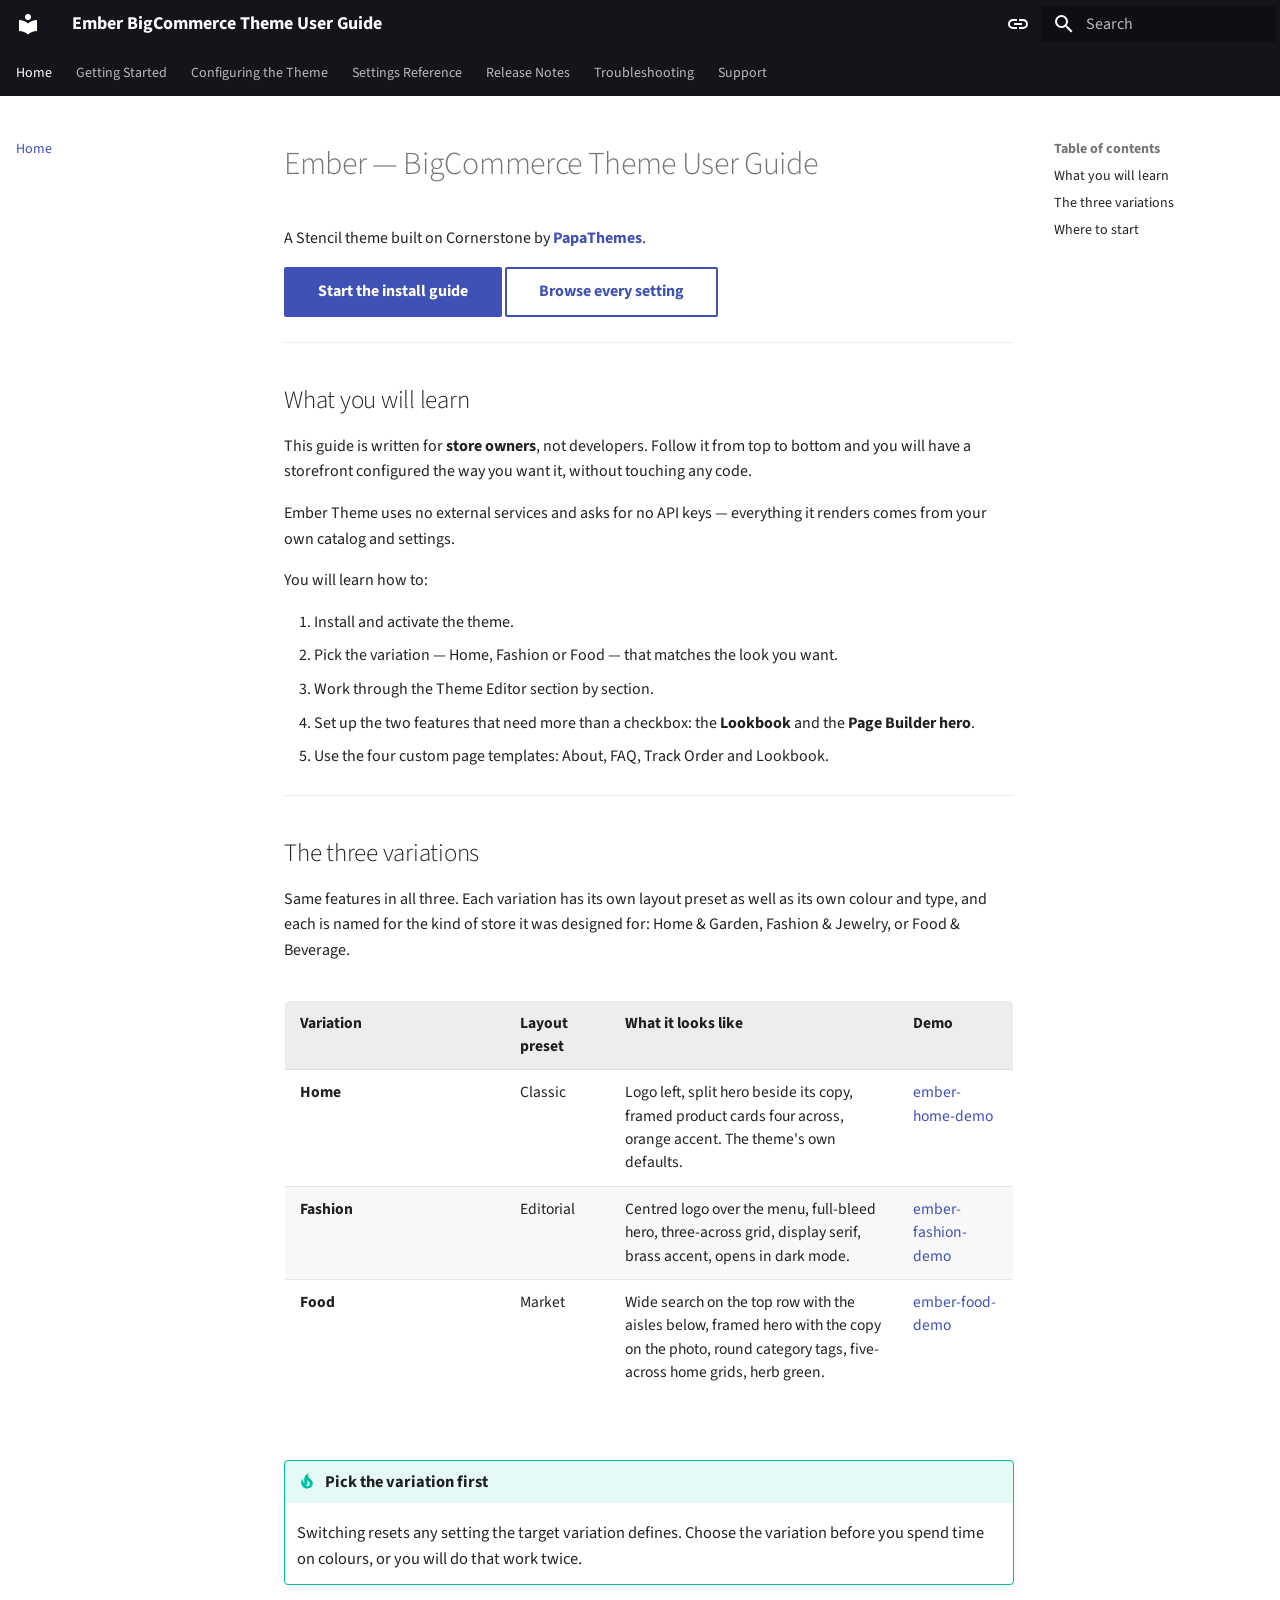
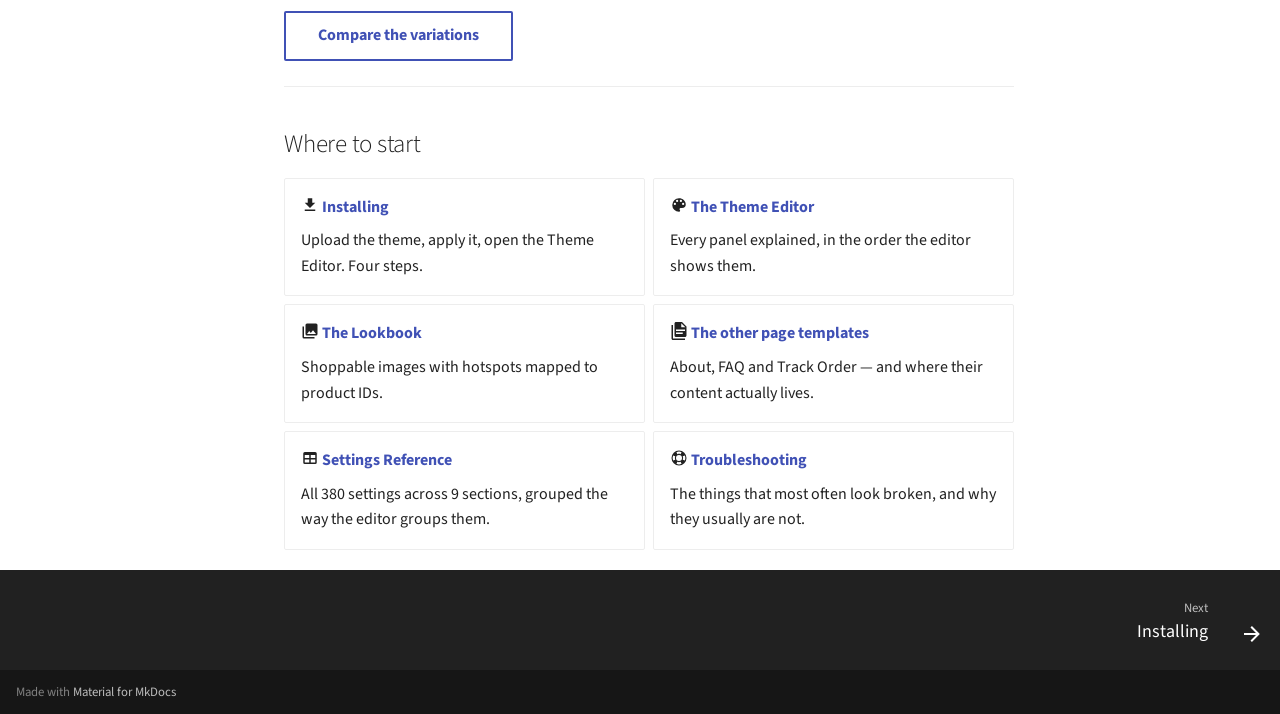
<file: index.html>
<!doctype html>
<html lang="en" class="no-js">
  <head>
    
      <meta charset="utf-8">
      <meta name="viewport" content="width=device-width,initial-scale=1">
      
        <meta name="description" content="Merchant guide for the Ember BigCommerce theme by PapaThemes — install it, pick a variation, configure the Theme Editor, and set up the Lookbook and Page Builder hero.">
      
      
        <meta name="author" content="PapaThemes">
      
      
        <link rel="canonical" href="https://tvlgiao.github.io/bc-ember-docs/index.html">
      
      
      
        <link rel="next" href="usage/install.html">
      
      
      <link rel="icon" href="assets/images/favicon.png">
      <meta name="generator" content="mkdocs-1.6.1, mkdocs-material-9.5.49">
    
    
      
        <title>Ember BigCommerce Theme User Guide</title>
      
    
    
      <link rel="stylesheet" href="assets/stylesheets/main.6f8fc17f.min.css">
      
        
        <link rel="stylesheet" href="assets/stylesheets/palette.06af60db.min.css">
      
      


    
    
      
    
    
      
        
        
        <link rel="preconnect" href="https://fonts.gstatic.com" crossorigin>
        <link rel="stylesheet" href="https://fonts.googleapis.com/css?family=Source+Sans+3:300,300i,400,400i,700,700i%7CIBM+Plex+Mono:400,400i,700,700i&display=fallback">
        <style>:root{--md-text-font:"Source Sans 3";--md-code-font:"IBM Plex Mono"}</style>
      
    
    
      <link rel="stylesheet" href="css/style.css">
    
    <script>__md_scope=new URL(".",location),__md_hash=e=>[...e].reduce(((e,_)=>(e<<5)-e+_.charCodeAt(0)),0),__md_get=(e,_=localStorage,t=__md_scope)=>JSON.parse(_.getItem(t.pathname+"."+e)),__md_set=(e,_,t=localStorage,a=__md_scope)=>{try{t.setItem(a.pathname+"."+e,JSON.stringify(_))}catch(e){}}</script>
    
      

    
    
    
  </head>
  
  
    
    
      
    
    
    
    
    <body dir="ltr" data-md-color-scheme="default" data-md-color-primary="black" data-md-color-accent="deep-orange">
  
    
    <input class="md-toggle" data-md-toggle="drawer" type="checkbox" id="__drawer" autocomplete="off">
    <input class="md-toggle" data-md-toggle="search" type="checkbox" id="__search" autocomplete="off">
    <label class="md-overlay" for="__drawer"></label>
    <div data-md-component="skip">
      
        
        <a href="#ember-bigcommerce-theme-user-guide" class="md-skip">
          Skip to content
        </a>
      
    </div>
    <div data-md-component="announce">
      
    </div>
    
    
      

<header class="md-header" data-md-component="header">
  <nav class="md-header__inner md-grid" aria-label="Header">
    <a href="index.html" title="Ember BigCommerce Theme User Guide" class="md-header__button md-logo" aria-label="Ember BigCommerce Theme User Guide" data-md-component="logo">
      
  
  <svg xmlns="http://www.w3.org/2000/svg" viewBox="0 0 24 24"><path d="M12 8a3 3 0 0 0 3-3 3 3 0 0 0-3-3 3 3 0 0 0-3 3 3 3 0 0 0 3 3m0 3.54C9.64 9.35 6.5 8 3 8v11c3.5 0 6.64 1.35 9 3.54 2.36-2.19 5.5-3.54 9-3.54V8c-3.5 0-6.64 1.35-9 3.54"/></svg>

    </a>
    <label class="md-header__button md-icon" for="__drawer">
      
      <svg xmlns="http://www.w3.org/2000/svg" viewBox="0 0 24 24"><path d="M3 6h18v2H3zm0 5h18v2H3zm0 5h18v2H3z"/></svg>
    </label>
    <div class="md-header__title" data-md-component="header-title">
      <div class="md-header__ellipsis">
        <div class="md-header__topic">
          <span class="md-ellipsis">
            Ember BigCommerce Theme User Guide
          </span>
        </div>
        <div class="md-header__topic" data-md-component="header-topic">
          <span class="md-ellipsis">
            
              Home
            
          </span>
        </div>
      </div>
    </div>
    
      
        <form class="md-header__option" data-md-component="palette">
  
    
    
    
    <input class="md-option" data-md-color-media="(prefers-color-scheme)" data-md-color-scheme="default" data-md-color-primary="black" data-md-color-accent="deep-orange"  aria-label="Switch to light mode"  type="radio" name="__palette" id="__palette_0">
    
      <label class="md-header__button md-icon" title="Switch to light mode" for="__palette_1" hidden>
        <svg xmlns="http://www.w3.org/2000/svg" viewBox="0 0 24 24"><path d="M3.9 12c0-1.71 1.39-3.1 3.1-3.1h4V7H7a5 5 0 0 0-5 5 5 5 0 0 0 5 5h4v-1.9H7c-1.71 0-3.1-1.39-3.1-3.1M8 13h8v-2H8zm9-6h-4v1.9h4c1.71 0 3.1 1.39 3.1 3.1s-1.39 3.1-3.1 3.1h-4V17h4a5 5 0 0 0 5-5 5 5 0 0 0-5-5"/></svg>
      </label>
    
  
    
    
    
    <input class="md-option" data-md-color-media="(prefers-color-scheme: light)" data-md-color-scheme="default" data-md-color-primary="black" data-md-color-accent="deep-orange"  aria-label="Switch to dark mode"  type="radio" name="__palette" id="__palette_1">
    
      <label class="md-header__button md-icon" title="Switch to dark mode" for="__palette_2" hidden>
        <svg xmlns="http://www.w3.org/2000/svg" viewBox="0 0 24 24"><path d="M17 7H7a5 5 0 0 0-5 5 5 5 0 0 0 5 5h10a5 5 0 0 0 5-5 5 5 0 0 0-5-5m0 8a3 3 0 0 1-3-3 3 3 0 0 1 3-3 3 3 0 0 1 3 3 3 3 0 0 1-3 3"/></svg>
      </label>
    
  
    
    
    
    <input class="md-option" data-md-color-media="(prefers-color-scheme: dark)" data-md-color-scheme="slate" data-md-color-primary="black" data-md-color-accent="deep-orange"  aria-label="Switch to system preference"  type="radio" name="__palette" id="__palette_2">
    
      <label class="md-header__button md-icon" title="Switch to system preference" for="__palette_0" hidden>
        <svg xmlns="http://www.w3.org/2000/svg" viewBox="0 0 24 24"><path d="M17 7H7a5 5 0 0 0-5 5 5 5 0 0 0 5 5h10a5 5 0 0 0 5-5 5 5 0 0 0-5-5M7 15a3 3 0 0 1-3-3 3 3 0 0 1 3-3 3 3 0 0 1 3 3 3 3 0 0 1-3 3"/></svg>
      </label>
    
  
</form>
      
    
    
      <script>var palette=__md_get("__palette");if(palette&&palette.color){if("(prefers-color-scheme)"===palette.color.media){var media=matchMedia("(prefers-color-scheme: light)"),input=document.querySelector(media.matches?"[data-md-color-media='(prefers-color-scheme: light)']":"[data-md-color-media='(prefers-color-scheme: dark)']");palette.color.media=input.getAttribute("data-md-color-media"),palette.color.scheme=input.getAttribute("data-md-color-scheme"),palette.color.primary=input.getAttribute("data-md-color-primary"),palette.color.accent=input.getAttribute("data-md-color-accent")}for(var[key,value]of Object.entries(palette.color))document.body.setAttribute("data-md-color-"+key,value)}</script>
    
    
    
      <label class="md-header__button md-icon" for="__search">
        
        <svg xmlns="http://www.w3.org/2000/svg" viewBox="0 0 24 24"><path d="M9.5 3A6.5 6.5 0 0 1 16 9.5c0 1.61-.59 3.09-1.56 4.23l.27.27h.79l5 5-1.5 1.5-5-5v-.79l-.27-.27A6.52 6.52 0 0 1 9.5 16 6.5 6.5 0 0 1 3 9.5 6.5 6.5 0 0 1 9.5 3m0 2C7 5 5 7 5 9.5S7 14 9.5 14 14 12 14 9.5 12 5 9.5 5"/></svg>
      </label>
      <div class="md-search" data-md-component="search" role="dialog">
  <label class="md-search__overlay" for="__search"></label>
  <div class="md-search__inner" role="search">
    <form class="md-search__form" name="search">
      <input type="text" class="md-search__input" name="query" aria-label="Search" placeholder="Search" autocapitalize="off" autocorrect="off" autocomplete="off" spellcheck="false" data-md-component="search-query" required>
      <label class="md-search__icon md-icon" for="__search">
        
        <svg xmlns="http://www.w3.org/2000/svg" viewBox="0 0 24 24"><path d="M9.5 3A6.5 6.5 0 0 1 16 9.5c0 1.61-.59 3.09-1.56 4.23l.27.27h.79l5 5-1.5 1.5-5-5v-.79l-.27-.27A6.52 6.52 0 0 1 9.5 16 6.5 6.5 0 0 1 3 9.5 6.5 6.5 0 0 1 9.5 3m0 2C7 5 5 7 5 9.5S7 14 9.5 14 14 12 14 9.5 12 5 9.5 5"/></svg>
        
        <svg xmlns="http://www.w3.org/2000/svg" viewBox="0 0 24 24"><path d="M20 11v2H8l5.5 5.5-1.42 1.42L4.16 12l7.92-7.92L13.5 5.5 8 11z"/></svg>
      </label>
      <nav class="md-search__options" aria-label="Search">
        
          <a href="javascript:void(0)" class="md-search__icon md-icon" title="Share" aria-label="Share" data-clipboard data-clipboard-text="" data-md-component="search-share" tabindex="-1">
            
            <svg xmlns="http://www.w3.org/2000/svg" viewBox="0 0 24 24"><path d="M18 16.08c-.76 0-1.44.3-1.96.77L8.91 12.7c.05-.23.09-.46.09-.7s-.04-.47-.09-.7l7.05-4.11c.54.5 1.25.81 2.04.81a3 3 0 0 0 3-3 3 3 0 0 0-3-3 3 3 0 0 0-3 3c0 .24.04.47.09.7L8.04 9.81C7.5 9.31 6.79 9 6 9a3 3 0 0 0-3 3 3 3 0 0 0 3 3c.79 0 1.5-.31 2.04-.81l7.12 4.15c-.05.21-.08.43-.08.66 0 1.61 1.31 2.91 2.92 2.91s2.92-1.3 2.92-2.91A2.92 2.92 0 0 0 18 16.08"/></svg>
          </a>
        
        <button type="reset" class="md-search__icon md-icon" title="Clear" aria-label="Clear" tabindex="-1">
          
          <svg xmlns="http://www.w3.org/2000/svg" viewBox="0 0 24 24"><path d="M19 6.41 17.59 5 12 10.59 6.41 5 5 6.41 10.59 12 5 17.59 6.41 19 12 13.41 17.59 19 19 17.59 13.41 12z"/></svg>
        </button>
      </nav>
      
        <div class="md-search__suggest" data-md-component="search-suggest"></div>
      
    </form>
    <div class="md-search__output">
      <div class="md-search__scrollwrap" tabindex="0" data-md-scrollfix>
        <div class="md-search-result" data-md-component="search-result">
          <div class="md-search-result__meta">
            Initializing search
          </div>
          <ol class="md-search-result__list" role="presentation"></ol>
        </div>
      </div>
    </div>
  </div>
</div>
    
    
  </nav>
  
</header>
    
    <div class="md-container" data-md-component="container">
      
      
        
          
            
<nav class="md-tabs" aria-label="Tabs" data-md-component="tabs">
  <div class="md-grid">
    <ul class="md-tabs__list">
      
        
  
  
    
  
  
    <li class="md-tabs__item md-tabs__item--active">
      <a href="index.html" class="md-tabs__link">
        
  
    
  
  Home

      </a>
    </li>
  

      
        
  
  
  
    
    
      <li class="md-tabs__item">
        <a href="usage/install.html" class="md-tabs__link">
          
  
    
  
  Getting Started

        </a>
      </li>
    
  

      
        
  
  
  
    
    
      <li class="md-tabs__item">
        <a href="usage/theme-editor.html" class="md-tabs__link">
          
  
    
  
  Configuring the Theme

        </a>
      </li>
    
  

      
        
  
  
  
    <li class="md-tabs__item">
      <a href="settings-reference.html" class="md-tabs__link">
        
  
    
  
  Settings Reference

      </a>
    </li>
  

      
        
  
  
  
    <li class="md-tabs__item">
      <a href="changelog.html" class="md-tabs__link">
        
  
    
  
  Release Notes

      </a>
    </li>
  

      
        
  
  
  
    <li class="md-tabs__item">
      <a href="troubleshooting.html" class="md-tabs__link">
        
  
    
  
  Troubleshooting

      </a>
    </li>
  

      
        
  
  
  
    <li class="md-tabs__item">
      <a href="support.html" class="md-tabs__link">
        
  
    
  
  Support

      </a>
    </li>
  

      
    </ul>
  </div>
</nav>
          
        
      
      <main class="md-main" data-md-component="main">
        <div class="md-main__inner md-grid">
          
            
              
              <div class="md-sidebar md-sidebar--primary" data-md-component="sidebar" data-md-type="navigation" >
                <div class="md-sidebar__scrollwrap">
                  <div class="md-sidebar__inner">
                    


  


<nav class="md-nav md-nav--primary md-nav--lifted" aria-label="Navigation" data-md-level="0">
  <label class="md-nav__title" for="__drawer">
    <a href="index.html" title="Ember BigCommerce Theme User Guide" class="md-nav__button md-logo" aria-label="Ember BigCommerce Theme User Guide" data-md-component="logo">
      
  
  <svg xmlns="http://www.w3.org/2000/svg" viewBox="0 0 24 24"><path d="M12 8a3 3 0 0 0 3-3 3 3 0 0 0-3-3 3 3 0 0 0-3 3 3 3 0 0 0 3 3m0 3.54C9.64 9.35 6.5 8 3 8v11c3.5 0 6.64 1.35 9 3.54 2.36-2.19 5.5-3.54 9-3.54V8c-3.5 0-6.64 1.35-9 3.54"/></svg>

    </a>
    Ember BigCommerce Theme User Guide
  </label>
  
  <ul class="md-nav__list" data-md-scrollfix>
    
      
      
  
  
    
  
  
  
    <li class="md-nav__item md-nav__item--active">
      
      <input class="md-nav__toggle md-toggle" type="checkbox" id="__toc">
      
      
        
      
      
        <label class="md-nav__link md-nav__link--active" for="__toc">
          
  
  <span class="md-ellipsis">
    Home
  </span>
  

          <span class="md-nav__icon md-icon"></span>
        </label>
      
      <a href="index.html" class="md-nav__link md-nav__link--active">
        
  
  <span class="md-ellipsis">
    Home
  </span>
  

      </a>
      
        

<nav class="md-nav md-nav--secondary" aria-label="Table of contents">
  
  
  
    
  
  
    <label class="md-nav__title" for="__toc">
      <span class="md-nav__icon md-icon"></span>
      Table of contents
    </label>
    <ul class="md-nav__list" data-md-component="toc" data-md-scrollfix>
      
        <li class="md-nav__item">
  <a href="#what-you-will-learn" class="md-nav__link">
    <span class="md-ellipsis">
      What you will learn
    </span>
  </a>
  
</li>
      
        <li class="md-nav__item">
  <a href="#the-three-variations" class="md-nav__link">
    <span class="md-ellipsis">
      The three variations
    </span>
  </a>
  
</li>
      
        <li class="md-nav__item">
  <a href="#where-to-start" class="md-nav__link">
    <span class="md-ellipsis">
      Where to start
    </span>
  </a>
  
</li>
      
    </ul>
  
</nav>
      
    </li>
  

    
      
      
  
  
  
  
    
    
      
        
      
        
      
    
    
      
      
        
      
    
    
    <li class="md-nav__item md-nav__item--nested">
      
        
        
        <input class="md-nav__toggle md-toggle " type="checkbox" id="__nav_2" >
        
          
          <label class="md-nav__link" for="__nav_2" id="__nav_2_label" tabindex="0">
            
  
  <span class="md-ellipsis">
    Getting Started
  </span>
  

            <span class="md-nav__icon md-icon"></span>
          </label>
        
        <nav class="md-nav" data-md-level="1" aria-labelledby="__nav_2_label" aria-expanded="false">
          <label class="md-nav__title" for="__nav_2">
            <span class="md-nav__icon md-icon"></span>
            Getting Started
          </label>
          <ul class="md-nav__list" data-md-scrollfix>
            
              
                
  
  
  
  
    <li class="md-nav__item">
      <a href="usage/install.html" class="md-nav__link">
        
  
  <span class="md-ellipsis">
    Installing
  </span>
  

      </a>
    </li>
  

              
            
              
                
  
  
  
  
    <li class="md-nav__item">
      <a href="usage/choose-variation.html" class="md-nav__link">
        
  
  <span class="md-ellipsis">
    Choosing a variation
  </span>
  

      </a>
    </li>
  

              
            
          </ul>
        </nav>
      
    </li>
  

    
      
      
  
  
  
  
    
    
      
        
      
        
      
        
      
        
      
        
      
        
      
        
      
    
    
      
      
        
      
    
    
    <li class="md-nav__item md-nav__item--nested">
      
        
        
        <input class="md-nav__toggle md-toggle " type="checkbox" id="__nav_3" >
        
          
          <label class="md-nav__link" for="__nav_3" id="__nav_3_label" tabindex="0">
            
  
  <span class="md-ellipsis">
    Configuring the Theme
  </span>
  

            <span class="md-nav__icon md-icon"></span>
          </label>
        
        <nav class="md-nav" data-md-level="1" aria-labelledby="__nav_3_label" aria-expanded="false">
          <label class="md-nav__title" for="__nav_3">
            <span class="md-nav__icon md-icon"></span>
            Configuring the Theme
          </label>
          <ul class="md-nav__list" data-md-scrollfix>
            
              
                
  
  
  
  
    <li class="md-nav__item">
      <a href="usage/theme-editor.html" class="md-nav__link">
        
  
  <span class="md-ellipsis">
    The Theme Editor, section by section
  </span>
  

      </a>
    </li>
  

              
            
              
                
  
  
  
  
    <li class="md-nav__item">
      <a href="usage/lookbook.html" class="md-nav__link">
        
  
  <span class="md-ellipsis">
    The Lookbook
  </span>
  

      </a>
    </li>
  

              
            
              
                
  
  
  
  
    <li class="md-nav__item">
      <a href="usage/page-templates.html" class="md-nav__link">
        
  
  <span class="md-ellipsis">
    The other page templates
  </span>
  

      </a>
    </li>
  

              
            
              
                
  
  
  
  
    <li class="md-nav__item">
      <a href="usage/page-builder.html" class="md-nav__link">
        
  
  <span class="md-ellipsis">
    Page Builder
  </span>
  

      </a>
    </li>
  

              
            
              
                
  
  
  
  
    <li class="md-nav__item">
      <a href="usage/featured-promotions.html" class="md-nav__link">
        
  
  <span class="md-ellipsis">
    Featured Promotions
  </span>
  

      </a>
    </li>
  

              
            
              
                
  
  
  
  
    <li class="md-nav__item">
      <a href="usage/backorders.html" class="md-nav__link">
        
  
  <span class="md-ellipsis">
    Backorders
  </span>
  

      </a>
    </li>
  

              
            
              
                
  
  
  
  
    <li class="md-nav__item">
      <a href="usage/size-guide.html" class="md-nav__link">
        
  
  <span class="md-ellipsis">
    Size Guide
  </span>
  

      </a>
    </li>
  

              
            
          </ul>
        </nav>
      
    </li>
  

    
      
      
  
  
  
  
    <li class="md-nav__item">
      <a href="settings-reference.html" class="md-nav__link">
        
  
  <span class="md-ellipsis">
    Settings Reference
  </span>
  

      </a>
    </li>
  

    
      
      
  
  
  
  
    <li class="md-nav__item">
      <a href="changelog.html" class="md-nav__link">
        
  
  <span class="md-ellipsis">
    Release Notes
  </span>
  

      </a>
    </li>
  

    
      
      
  
  
  
  
    <li class="md-nav__item">
      <a href="troubleshooting.html" class="md-nav__link">
        
  
  <span class="md-ellipsis">
    Troubleshooting
  </span>
  

      </a>
    </li>
  

    
      
      
  
  
  
  
    <li class="md-nav__item">
      <a href="support.html" class="md-nav__link">
        
  
  <span class="md-ellipsis">
    Support
  </span>
  

      </a>
    </li>
  

    
  </ul>
</nav>
                  </div>
                </div>
              </div>
            
            
              
              <div class="md-sidebar md-sidebar--secondary" data-md-component="sidebar" data-md-type="toc" >
                <div class="md-sidebar__scrollwrap">
                  <div class="md-sidebar__inner">
                    

<nav class="md-nav md-nav--secondary" aria-label="Table of contents">
  
  
  
    
  
  
    <label class="md-nav__title" for="__toc">
      <span class="md-nav__icon md-icon"></span>
      Table of contents
    </label>
    <ul class="md-nav__list" data-md-component="toc" data-md-scrollfix>
      
        <li class="md-nav__item">
  <a href="#what-you-will-learn" class="md-nav__link">
    <span class="md-ellipsis">
      What you will learn
    </span>
  </a>
  
</li>
      
        <li class="md-nav__item">
  <a href="#the-three-variations" class="md-nav__link">
    <span class="md-ellipsis">
      The three variations
    </span>
  </a>
  
</li>
      
        <li class="md-nav__item">
  <a href="#where-to-start" class="md-nav__link">
    <span class="md-ellipsis">
      Where to start
    </span>
  </a>
  
</li>
      
    </ul>
  
</nav>
                  </div>
                </div>
              </div>
            
          
          
            <div class="md-content" data-md-component="content">
              <article class="md-content__inner md-typeset">
                
                  


<h1 id="ember-bigcommerce-theme-user-guide">Ember — BigCommerce Theme User Guide<a class="headerlink" href="#ember-bigcommerce-theme-user-guide" title="Permanent link">&para;</a></h1>
<p>A Stencil theme built on Cornerstone by <strong><a href="https://papathemes.com">PapaThemes</a></strong>.</p>
<p><a class="md-button md-button--primary" href="usage/install.html">Start the install guide</a>
<a class="md-button" href="settings-reference.html">Browse every setting</a></p>
<hr />
<h2 id="what-you-will-learn">What you will learn<a class="headerlink" href="#what-you-will-learn" title="Permanent link">&para;</a></h2>
<p>This guide is written for <strong>store owners</strong>, not developers. Follow it from top to bottom
and you will have a storefront configured the way you want it, without touching any code.</p>
<p>Ember Theme uses no external services and asks for no API keys — everything it renders comes
from your own catalog and settings.</p>
<p>You will learn how to:</p>
<ol>
<li>Install and activate the theme.</li>
<li>Pick the variation — Home, Fashion or Food — that matches the look you want.</li>
<li>Work through the Theme Editor section by section.</li>
<li>Set up the two features that need more than a checkbox: the <strong>Lookbook</strong> and the
   <strong>Page Builder hero</strong>.</li>
<li>Use the four custom page templates: About, FAQ, Track Order and Lookbook.</li>
</ol>
<hr />
<h2 id="the-three-variations">The three variations<a class="headerlink" href="#the-three-variations" title="Permanent link">&para;</a></h2>
<p>Same features in all three. Each variation has its own layout preset as well as its own
colour and type, and each is named for the kind of store it was designed for: Home &amp;
Garden, Fashion &amp; Jewelry, or Food &amp; Beverage.</p>
<table>
<thead>
<tr>
<th>Variation</th>
<th>Layout preset</th>
<th>What it looks like</th>
<th>Demo</th>
</tr>
</thead>
<tbody>
<tr>
<td><strong>Home</strong></td>
<td>Classic</td>
<td>Logo left, split hero beside its copy, framed product cards four across, orange accent. The theme's own defaults.</td>
<td><a href="https://ember-home-demo.mybigcommerce.com">ember-home-demo</a></td>
</tr>
<tr>
<td><strong>Fashion</strong></td>
<td>Editorial</td>
<td>Centred logo over the menu, full-bleed hero, three-across grid, display serif, brass accent, opens in dark mode.</td>
<td><a href="https://ember-fashion-demo.mybigcommerce.com">ember-fashion-demo</a></td>
</tr>
<tr>
<td><strong>Food</strong></td>
<td>Market</td>
<td>Wide search on the top row with the aisles below, framed hero with the copy on the photo, round category tags, five-across home grids, herb green.</td>
<td><a href="https://ember-food-demo.mybigcommerce.com">ember-food-demo</a></td>
</tr>
</tbody>
</table>
<div class="admonition tip">
<p class="admonition-title">Pick the variation first</p>
<p>Switching resets any setting the target variation defines. Choose the variation before
you spend time on colours, or you will do that work twice.</p>
</div>
<p><a class="md-button" href="usage/choose-variation.html">Compare the variations</a></p>
<hr />
<h2 id="where-to-start">Where to start<a class="headerlink" href="#where-to-start" title="Permanent link">&para;</a></h2>
<div class="grid cards">
<ul>
<li>
<p><span class="twemoji"><svg xmlns="http://www.w3.org/2000/svg" viewBox="0 0 24 24"><path d="M5 20h14v-2H5m14-9h-4V3H9v6H5l7 7z"/></svg></span> <strong><a href="usage/install.html">Installing</a></strong></p>
<p>Upload the theme, apply it, open the Theme Editor. Four steps.</p>
</li>
<li>
<p><span class="twemoji"><svg xmlns="http://www.w3.org/2000/svg" viewBox="0 0 24 24"><path d="M17.5 12a1.5 1.5 0 0 1-1.5-1.5A1.5 1.5 0 0 1 17.5 9a1.5 1.5 0 0 1 1.5 1.5 1.5 1.5 0 0 1-1.5 1.5m-3-4A1.5 1.5 0 0 1 13 6.5 1.5 1.5 0 0 1 14.5 5 1.5 1.5 0 0 1 16 6.5 1.5 1.5 0 0 1 14.5 8m-5 0A1.5 1.5 0 0 1 8 6.5 1.5 1.5 0 0 1 9.5 5 1.5 1.5 0 0 1 11 6.5 1.5 1.5 0 0 1 9.5 8m-3 4A1.5 1.5 0 0 1 5 10.5 1.5 1.5 0 0 1 6.5 9 1.5 1.5 0 0 1 8 10.5 1.5 1.5 0 0 1 6.5 12M12 3a9 9 0 0 0-9 9 9 9 0 0 0 9 9 1.5 1.5 0 0 0 1.5-1.5c0-.39-.15-.74-.39-1-.23-.27-.38-.62-.38-1a1.5 1.5 0 0 1 1.5-1.5H16a5 5 0 0 0 5-5c0-4.42-4.03-8-9-8"/></svg></span> <strong><a href="usage/theme-editor.html">The Theme Editor</a></strong></p>
<p>Every panel explained, in the order the editor shows them.</p>
</li>
<li>
<p><span class="twemoji"><svg xmlns="http://www.w3.org/2000/svg" viewBox="0 0 24 24"><path d="M22 16V4a2 2 0 0 0-2-2H8a2 2 0 0 0-2 2v12a2 2 0 0 0 2 2h12a2 2 0 0 0 2-2m-11-4 2.03 2.71L16 11l4 5H8M2 6v14a2 2 0 0 0 2 2h14v-2H4V6"/></svg></span> <strong><a href="usage/lookbook.html">The Lookbook</a></strong></p>
<p>Shoppable images with hotspots mapped to product IDs.</p>
</li>
<li>
<p><span class="twemoji"><svg xmlns="http://www.w3.org/2000/svg" viewBox="0 0 24 24"><path d="M4 4v18h16v2H4c-1.1 0-2-.9-2-2V4zm11 3h5.5L15 1.5zM8 0h8l6 6v12c0 1.11-.89 2-2 2H8a2 2 0 0 1-2-2V2c0-1.11.89-2 2-2m9 16v-2H8v2zm3-4v-2H8v2z"/></svg></span> <strong><a href="usage/page-templates.html">The other page templates</a></strong></p>
<p>About, FAQ and Track Order — and where their content actually lives.</p>
</li>
<li>
<p><span class="twemoji"><svg xmlns="http://www.w3.org/2000/svg" viewBox="0 0 24 24"><path d="M5 4h14a2 2 0 0 1 2 2v12a2 2 0 0 1-2 2H5a2 2 0 0 1-2-2V6a2 2 0 0 1 2-2m0 4v4h6V8zm8 0v4h6V8zm-8 6v4h6v-4zm8 0v4h6v-4z"/></svg></span> <strong><a href="settings-reference.html">Settings Reference</a></strong></p>
<p>All 380 settings across 9 sections, grouped the way the editor groups them.</p>
</li>
<li>
<p><span class="twemoji"><svg xmlns="http://www.w3.org/2000/svg" viewBox="0 0 24 24"><path d="M19.79 15.41c.95-2.17.95-4.66 0-6.82l-2.74 1.24c.6 1.38.6 2.95.01 4.34zm-4.37-11.2a8.54 8.54 0 0 0-6.83 0l1.24 2.73c1.39-.59 2.96-.59 4.35.01zM4.21 8.58a8.56 8.56 0 0 0 0 6.84l2.74-1.25c-.6-1.38-.6-2.96 0-4.35zm4.38 11.21a8.5 8.5 0 0 0 6.83-.01l-1.24-2.73a5.5 5.5 0 0 1-4.34.01zM12 2a10 10 0 0 1 10 10 10 10 0 0 1-10 10A10 10 0 0 1 2 12 10 10 0 0 1 12 2m0 6a4 4 0 0 0-4 4 4 4 0 0 0 4 4 4 4 0 0 0 4-4 4 4 0 0 0-4-4"/></svg></span> <strong><a href="troubleshooting.html">Troubleshooting</a></strong></p>
<p>The things that most often look broken, and why they usually are not.</p>
</li>
</ul>
</div>







  
  






                
              </article>
            </div>
          
          
<script>var target=document.getElementById(location.hash.slice(1));target&&target.name&&(target.checked=target.name.startsWith("__tabbed_"))</script>
        </div>
        
          <button type="button" class="md-top md-icon" data-md-component="top" hidden>
  
  <svg xmlns="http://www.w3.org/2000/svg" viewBox="0 0 24 24"><path d="M13 20h-2V8l-5.5 5.5-1.42-1.42L12 4.16l7.92 7.92-1.42 1.42L13 8z"/></svg>
  Back to top
</button>
        
      </main>
      
        <footer class="md-footer">
  
    
      
      <nav class="md-footer__inner md-grid" aria-label="Footer" >
        
        
          
          <a href="usage/install.html" class="md-footer__link md-footer__link--next" aria-label="Next: Installing">
            <div class="md-footer__title">
              <span class="md-footer__direction">
                Next
              </span>
              <div class="md-ellipsis">
                Installing
              </div>
            </div>
            <div class="md-footer__button md-icon">
              
              <svg xmlns="http://www.w3.org/2000/svg" viewBox="0 0 24 24"><path d="M4 11v2h12l-5.5 5.5 1.42 1.42L19.84 12l-7.92-7.92L10.5 5.5 16 11z"/></svg>
            </div>
          </a>
        
      </nav>
    
  
  <div class="md-footer-meta md-typeset">
    <div class="md-footer-meta__inner md-grid">
      <div class="md-copyright">
  
  
    Made with
    <a href="https://squidfunk.github.io/mkdocs-material/" target="_blank" rel="noopener">
      Material for MkDocs
    </a>
  
</div>
      
    </div>
  </div>
</footer>
      
    </div>
    <div class="md-dialog" data-md-component="dialog">
      <div class="md-dialog__inner md-typeset"></div>
    </div>
    
    
    <script id="__config" type="application/json">{"base": ".", "features": ["announce.dismiss", "content.code.annotate", "content.code.copy", "content.tooltips", "navigation.footer", "navigation.indexes", "navigation.sections", "navigation.tabs", "navigation.top", "navigation.tracking", "search.highlight", "search.share", "search.suggest", "toc.follow"], "search": "assets/javascripts/workers/search.6ce7567c.min.js", "translations": {"clipboard.copied": "Copied to clipboard", "clipboard.copy": "Copy to clipboard", "search.result.more.one": "1 more on this page", "search.result.more.other": "# more on this page", "search.result.none": "No matching documents", "search.result.one": "1 matching document", "search.result.other": "# matching documents", "search.result.placeholder": "Type to start searching", "search.result.term.missing": "Missing", "select.version": "Select version"}}</script>
    
    
  
      <script src="assets/javascripts/bundle.88dd0f4e.min.js"></script>
      
    
  <script src="https://bc-tools.papathemes.com/embed/chatbot.js" async></script>

  </body>
</html>
</file>
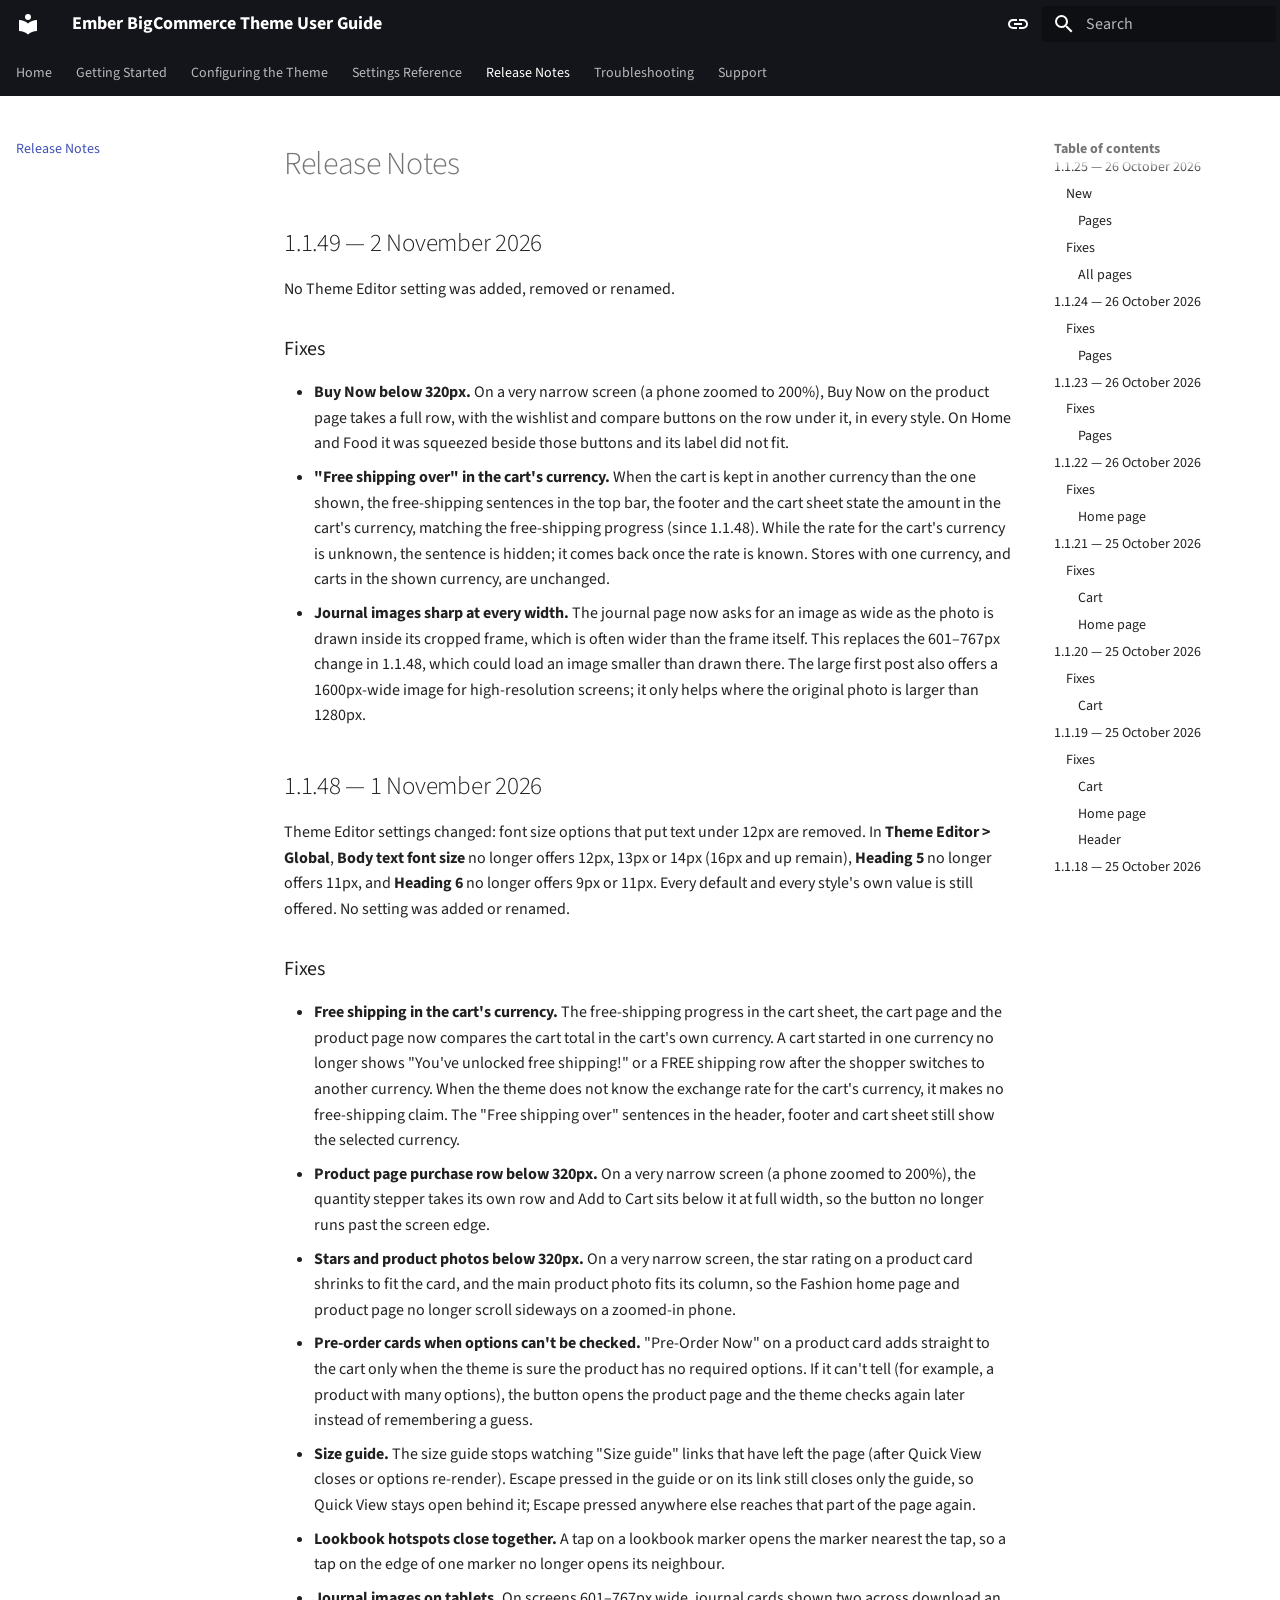
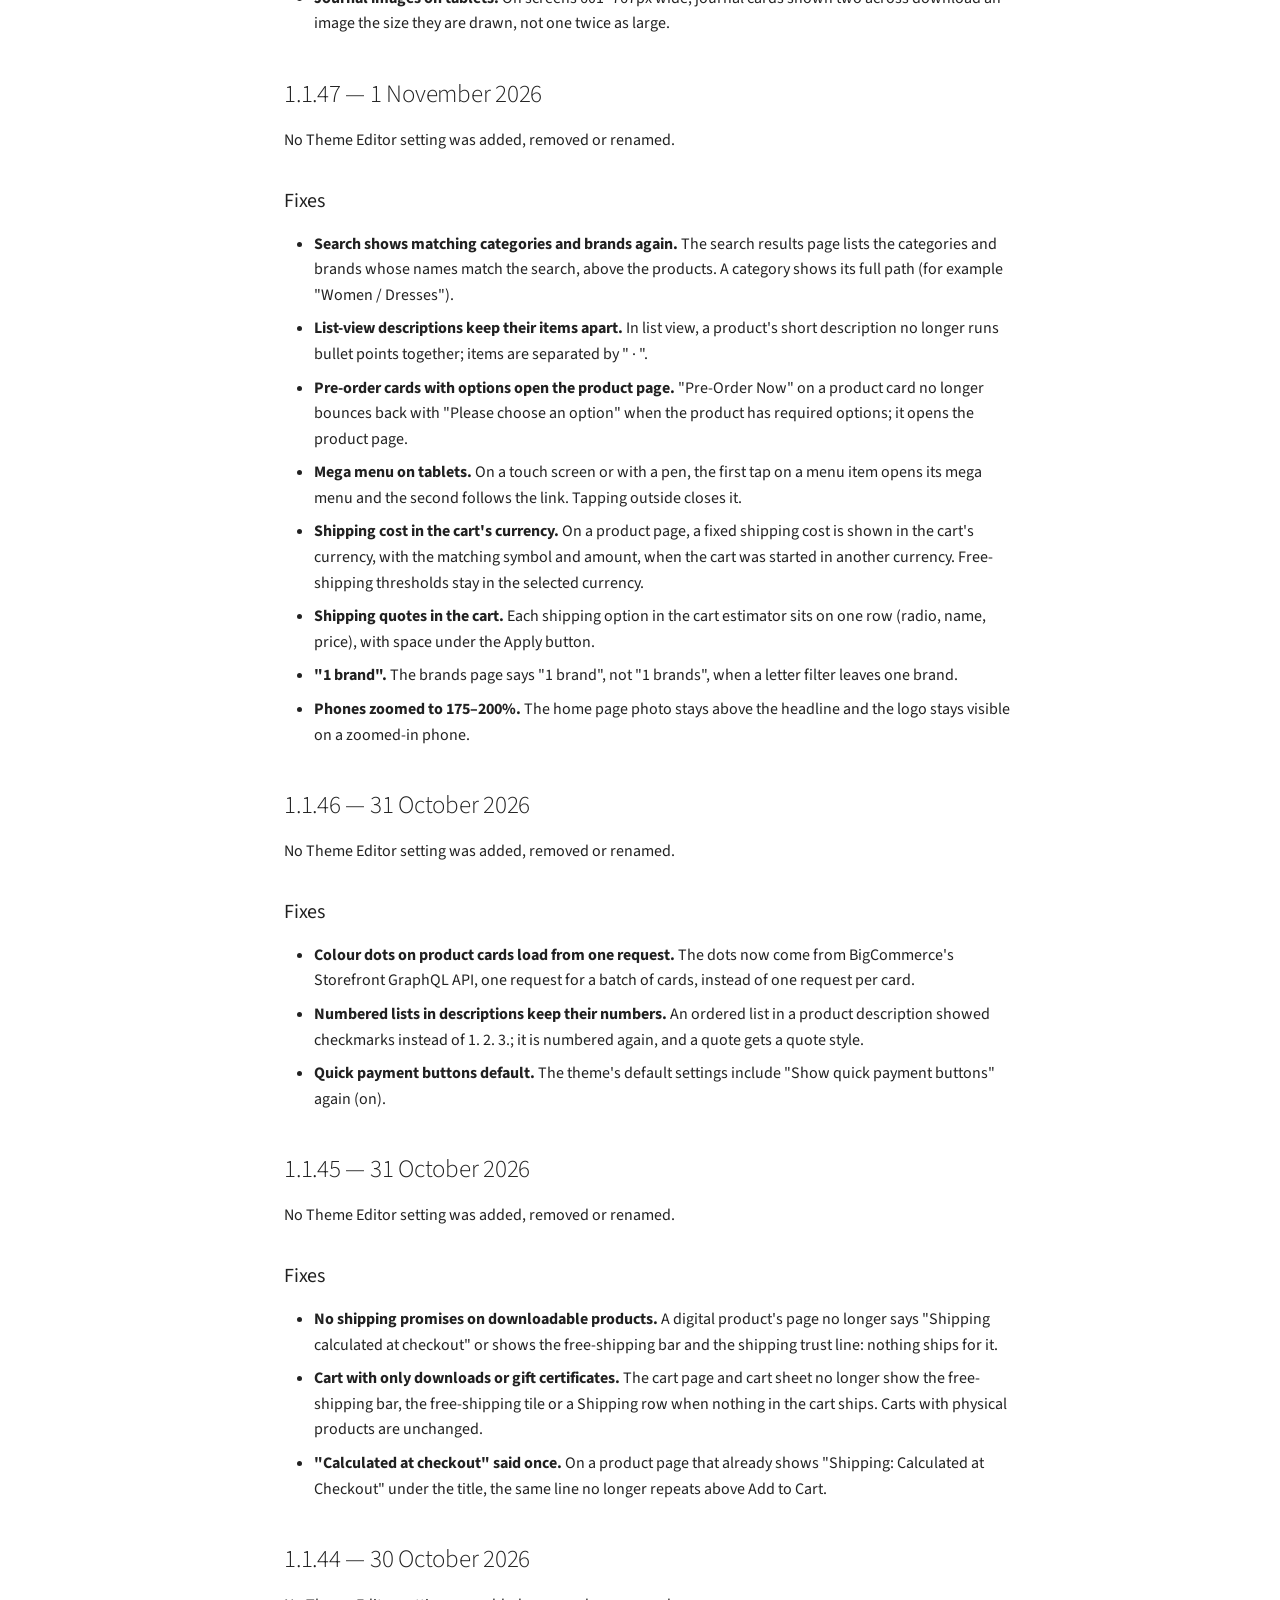
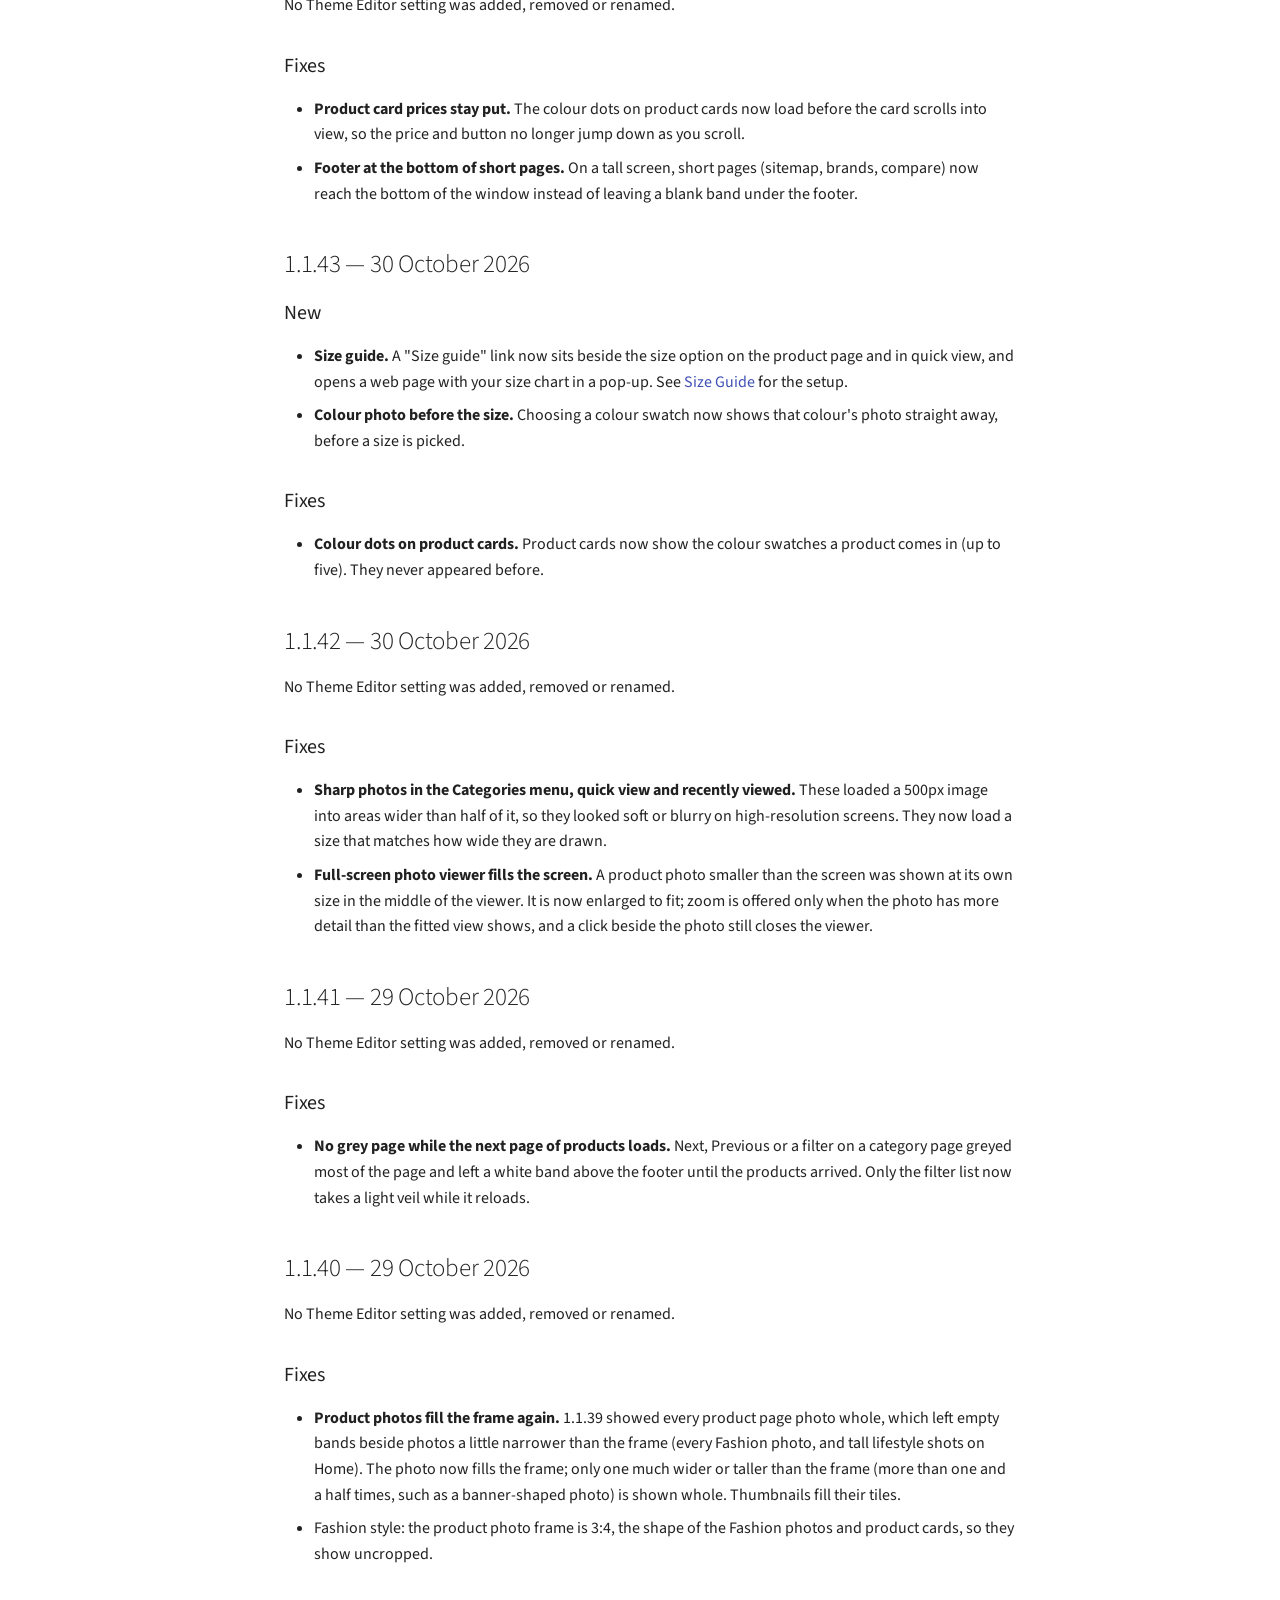
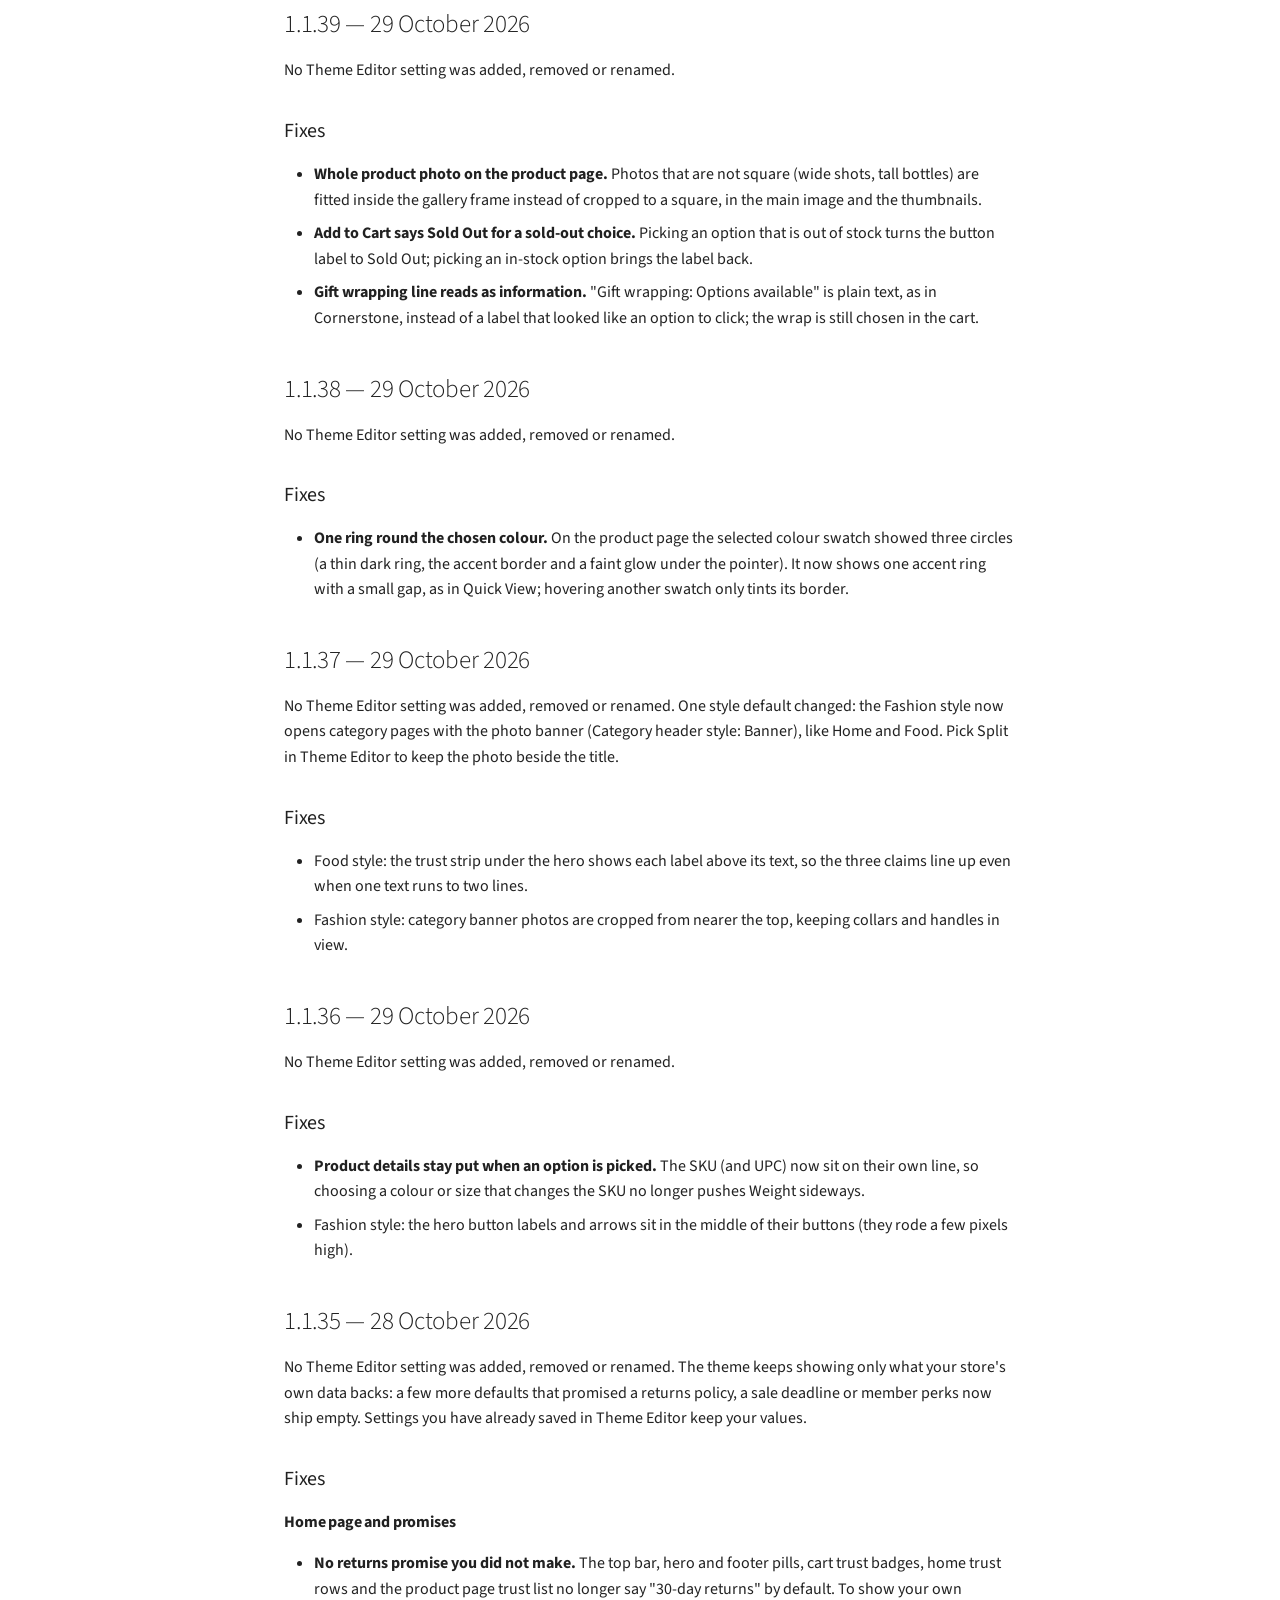
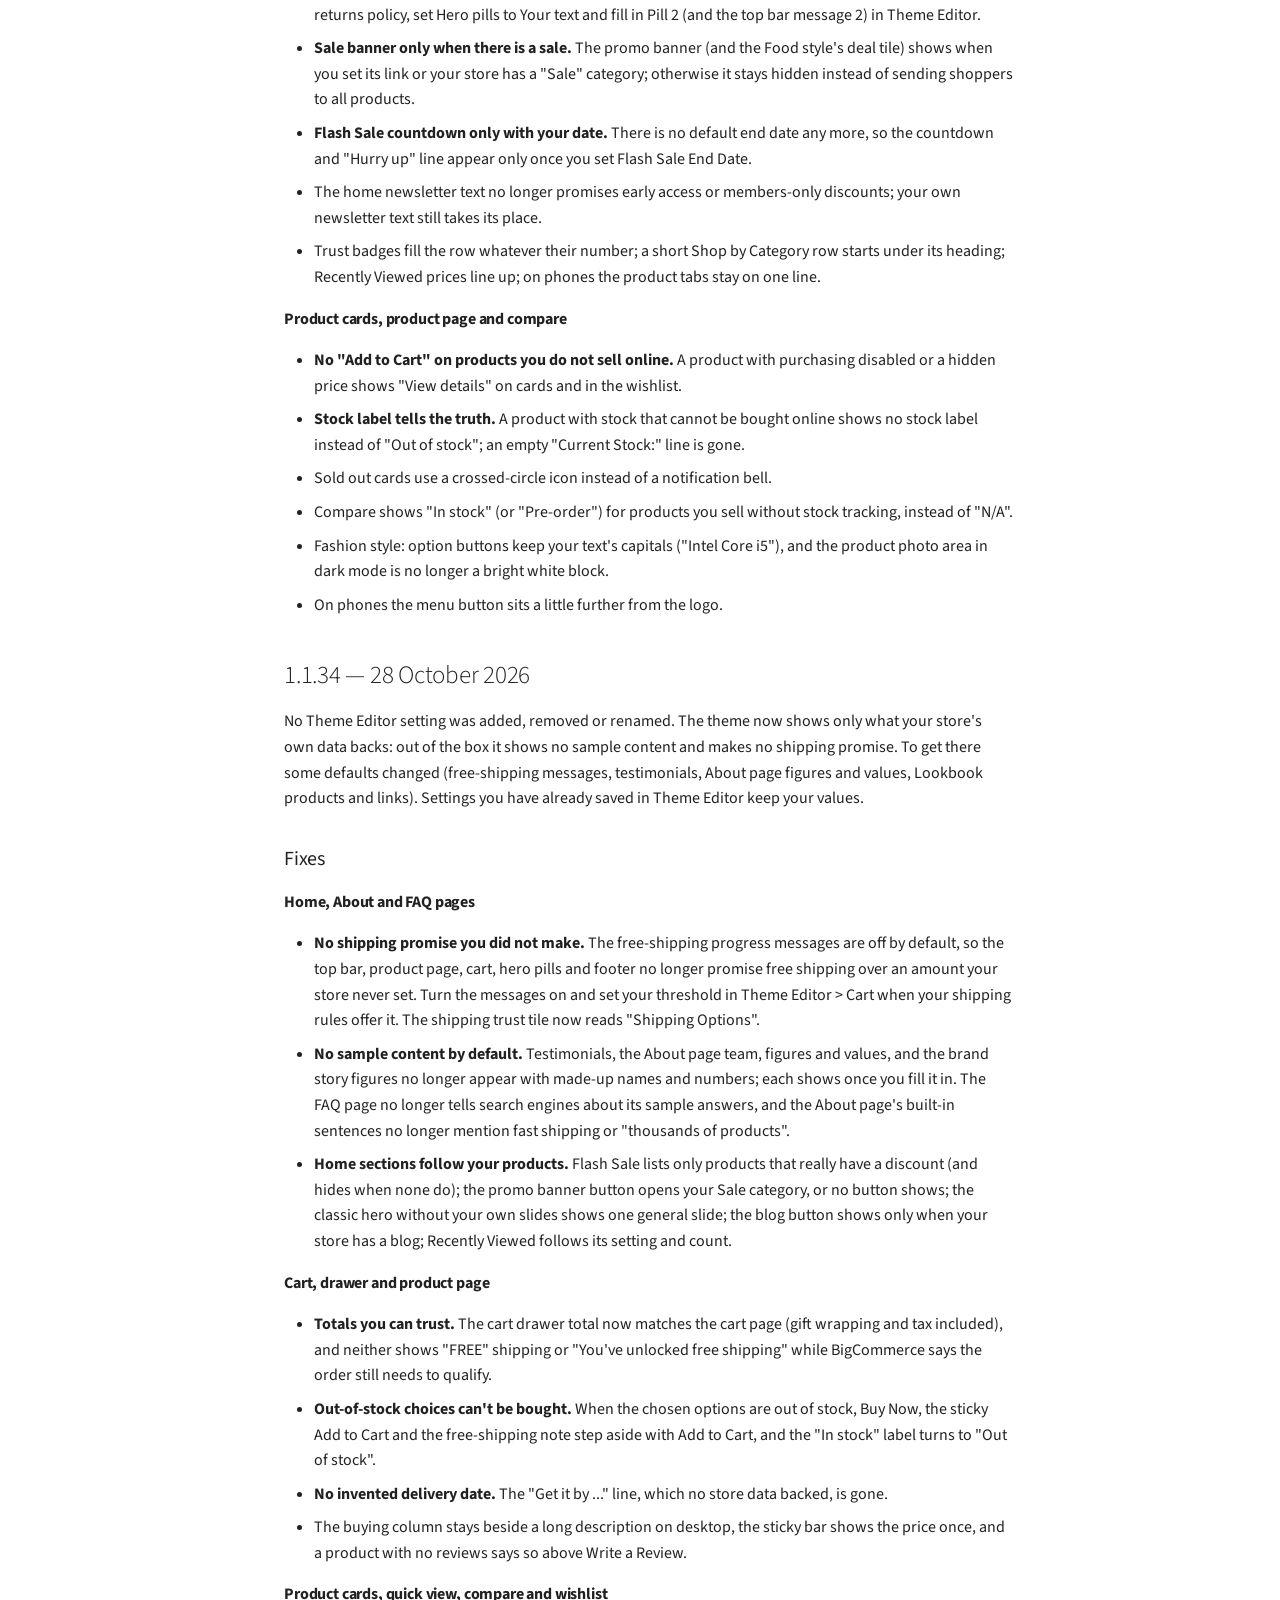
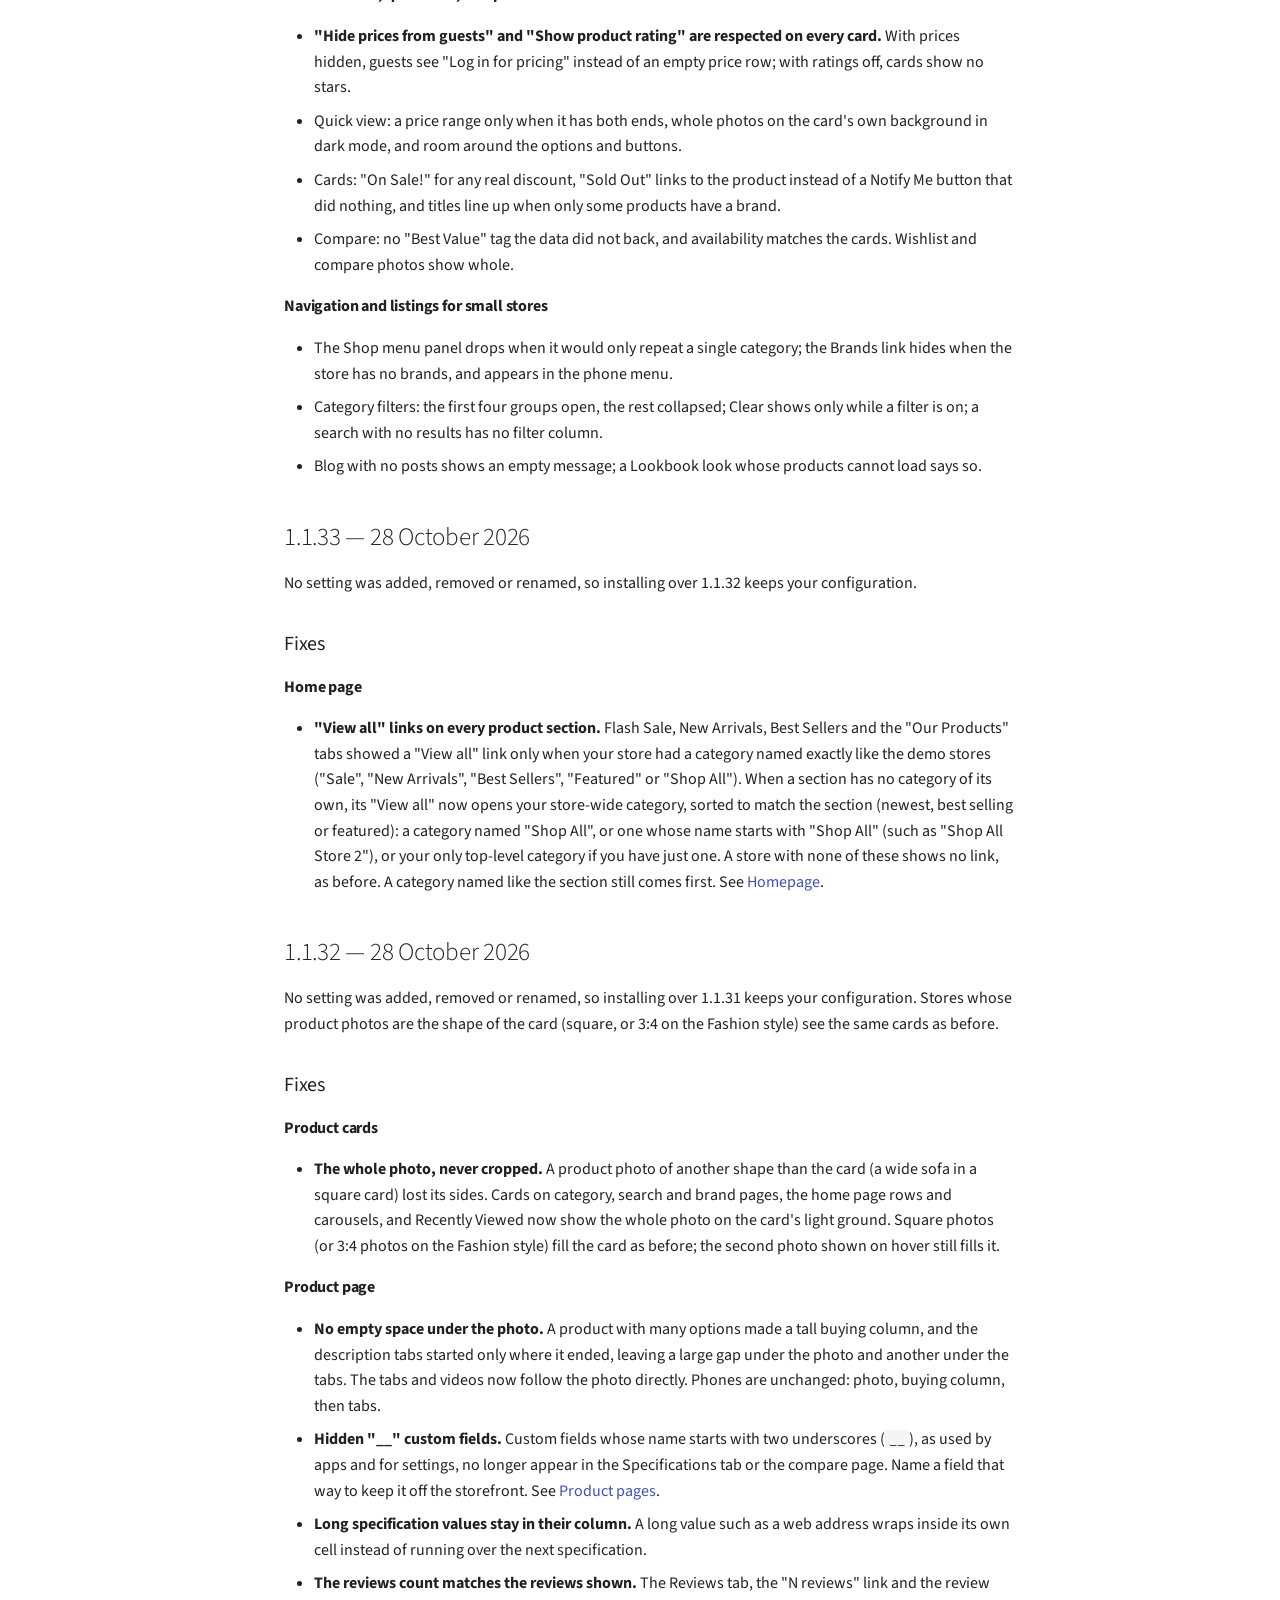
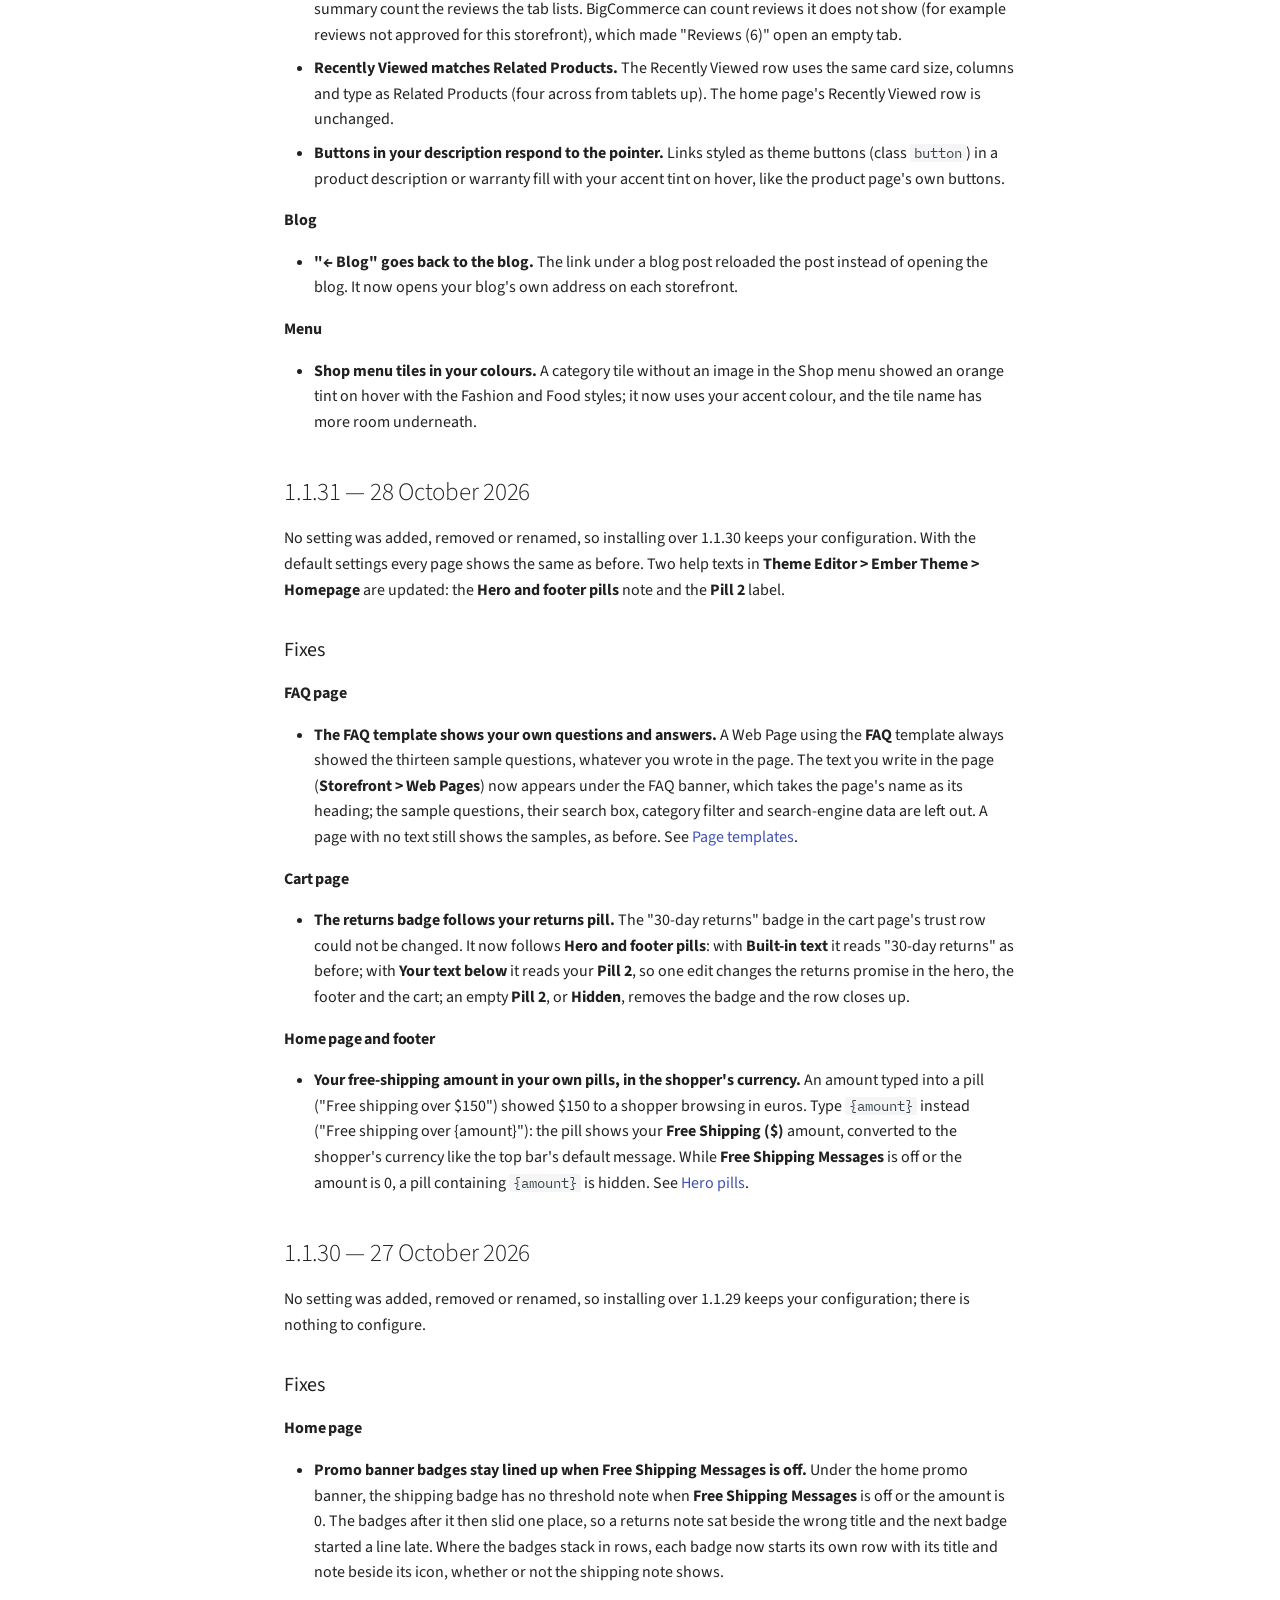
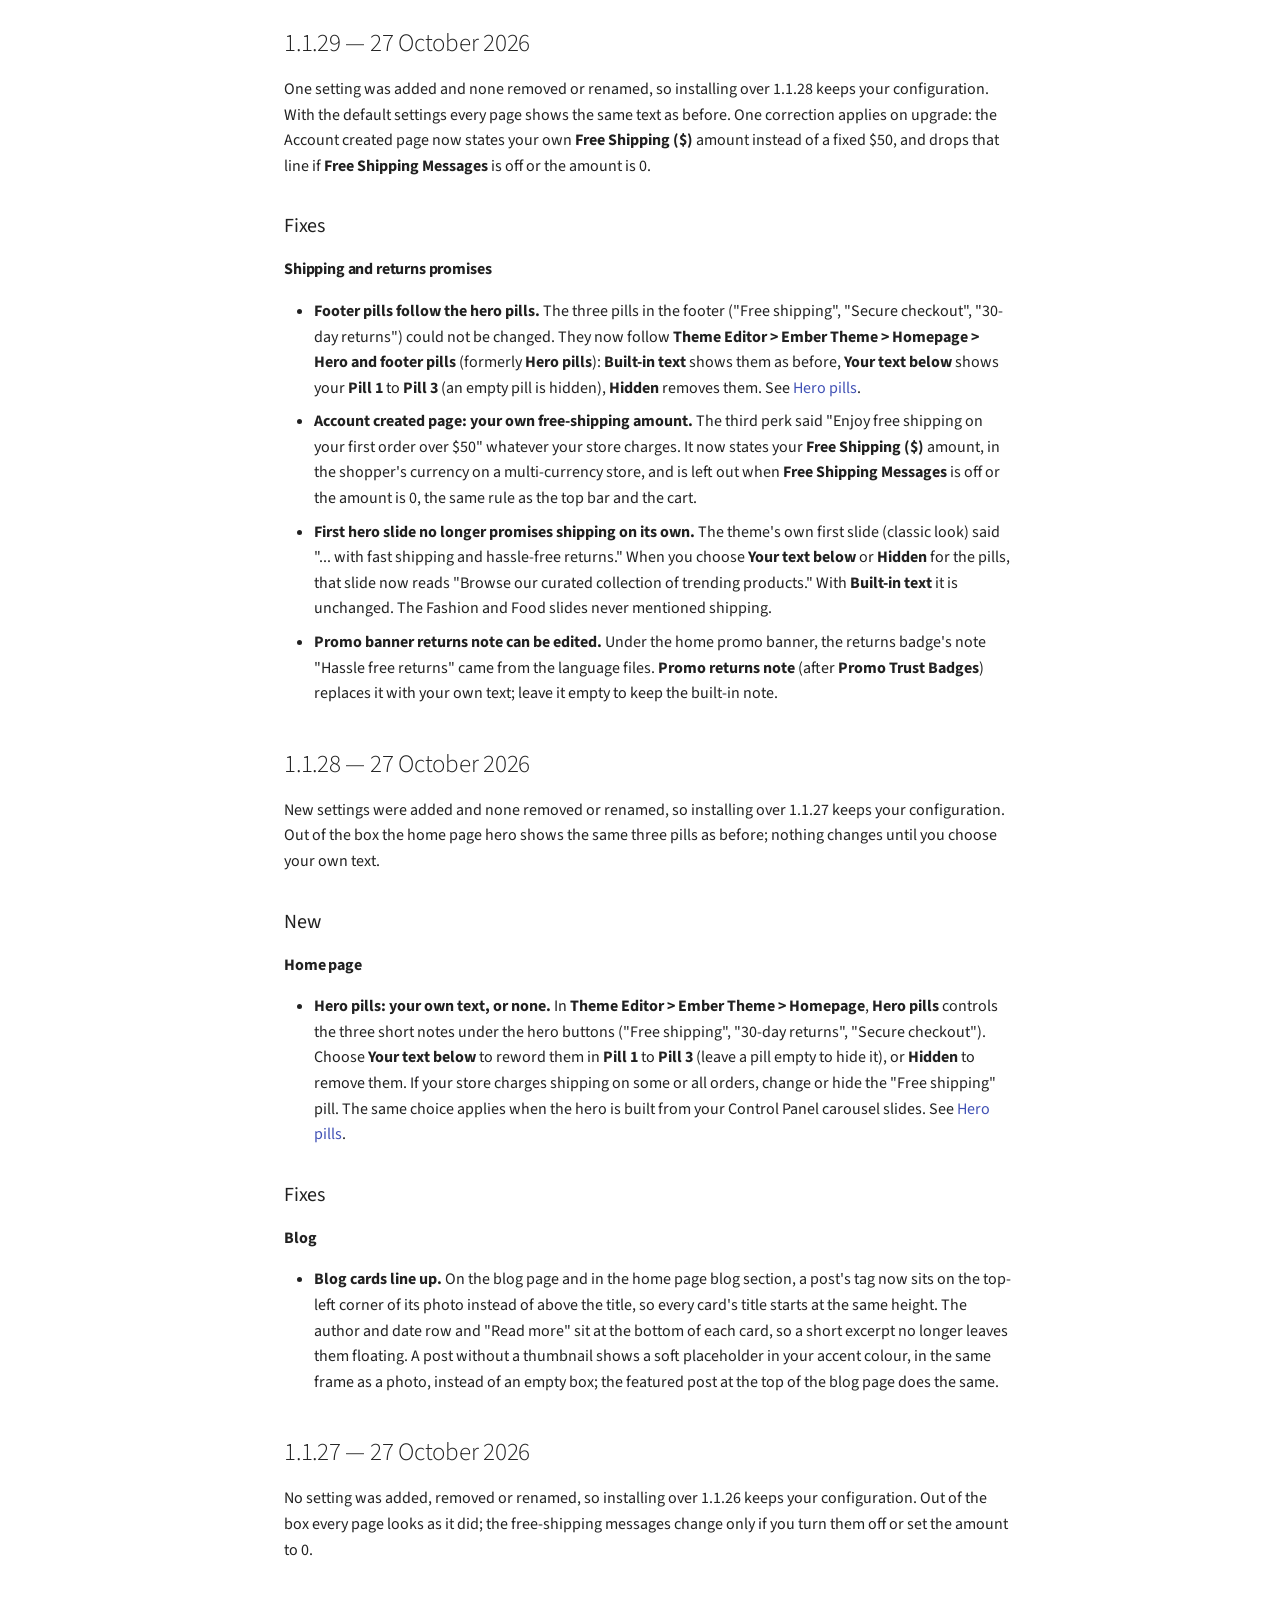
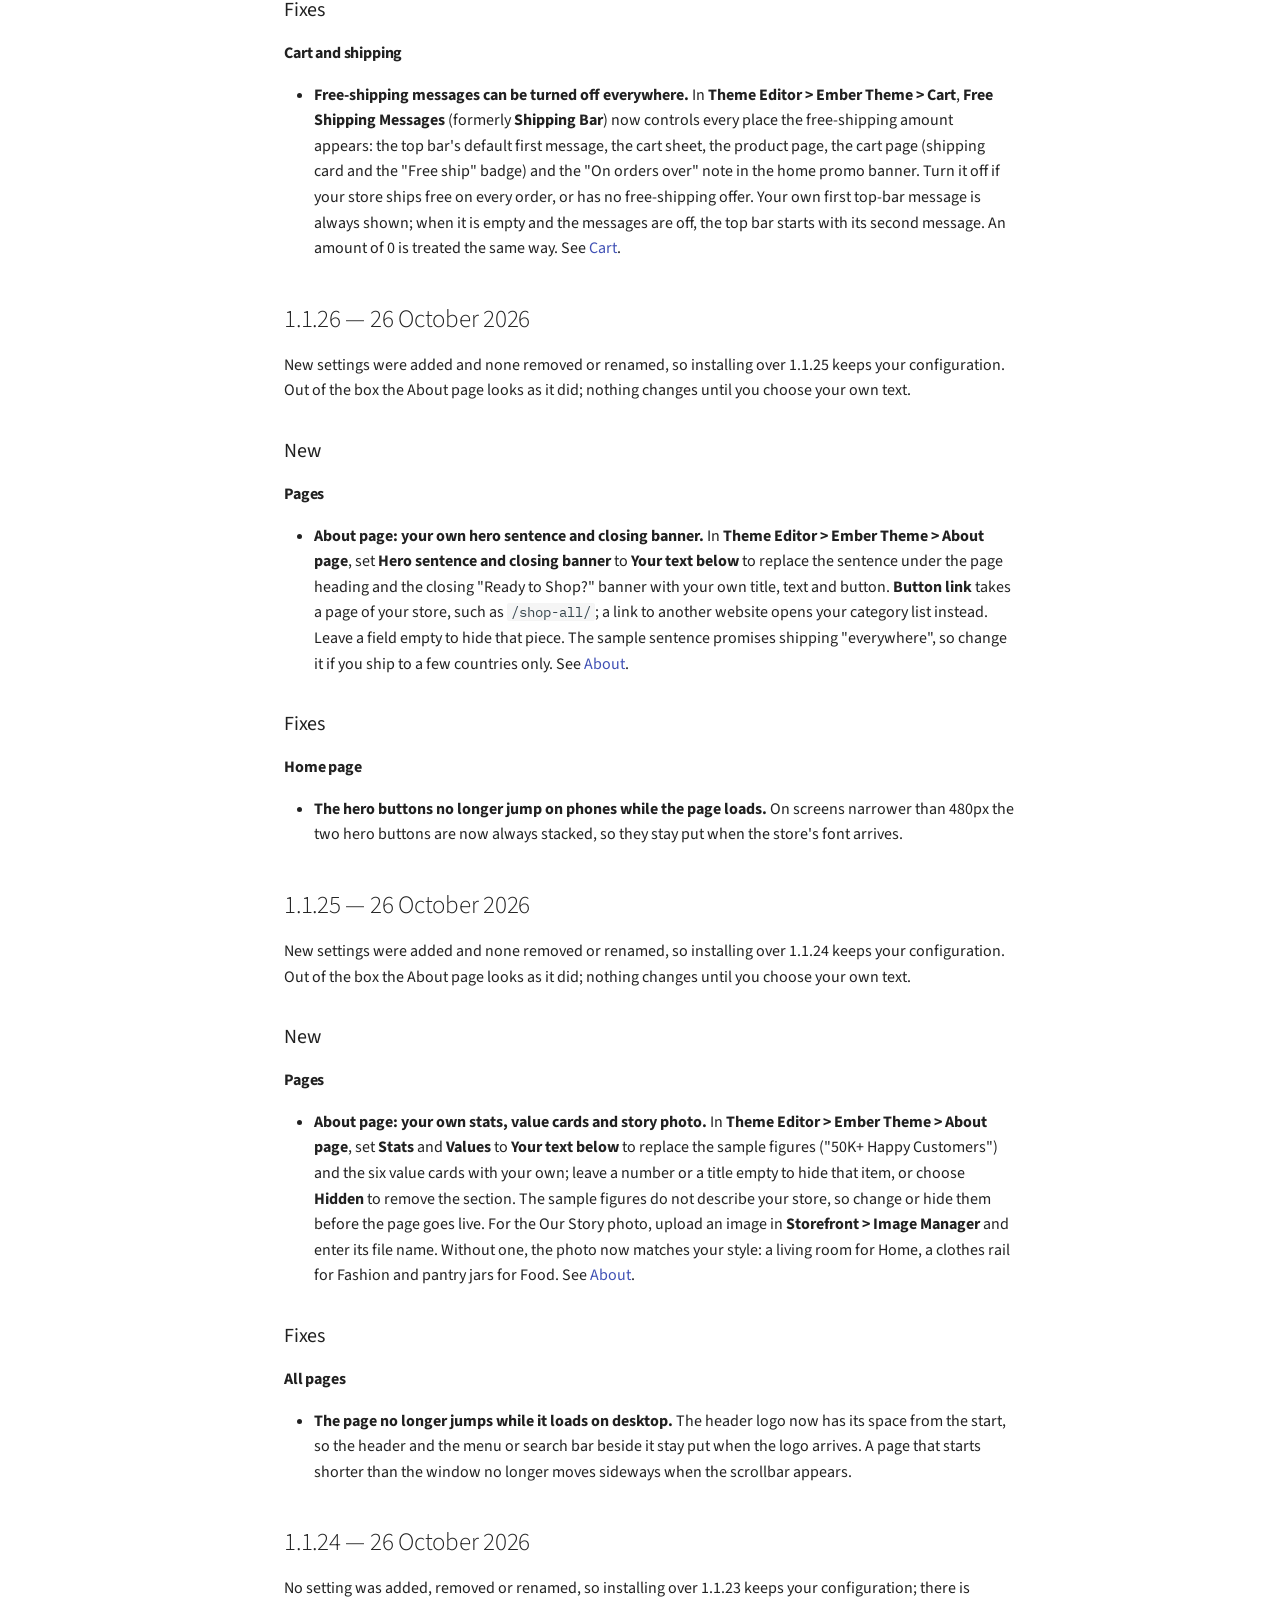
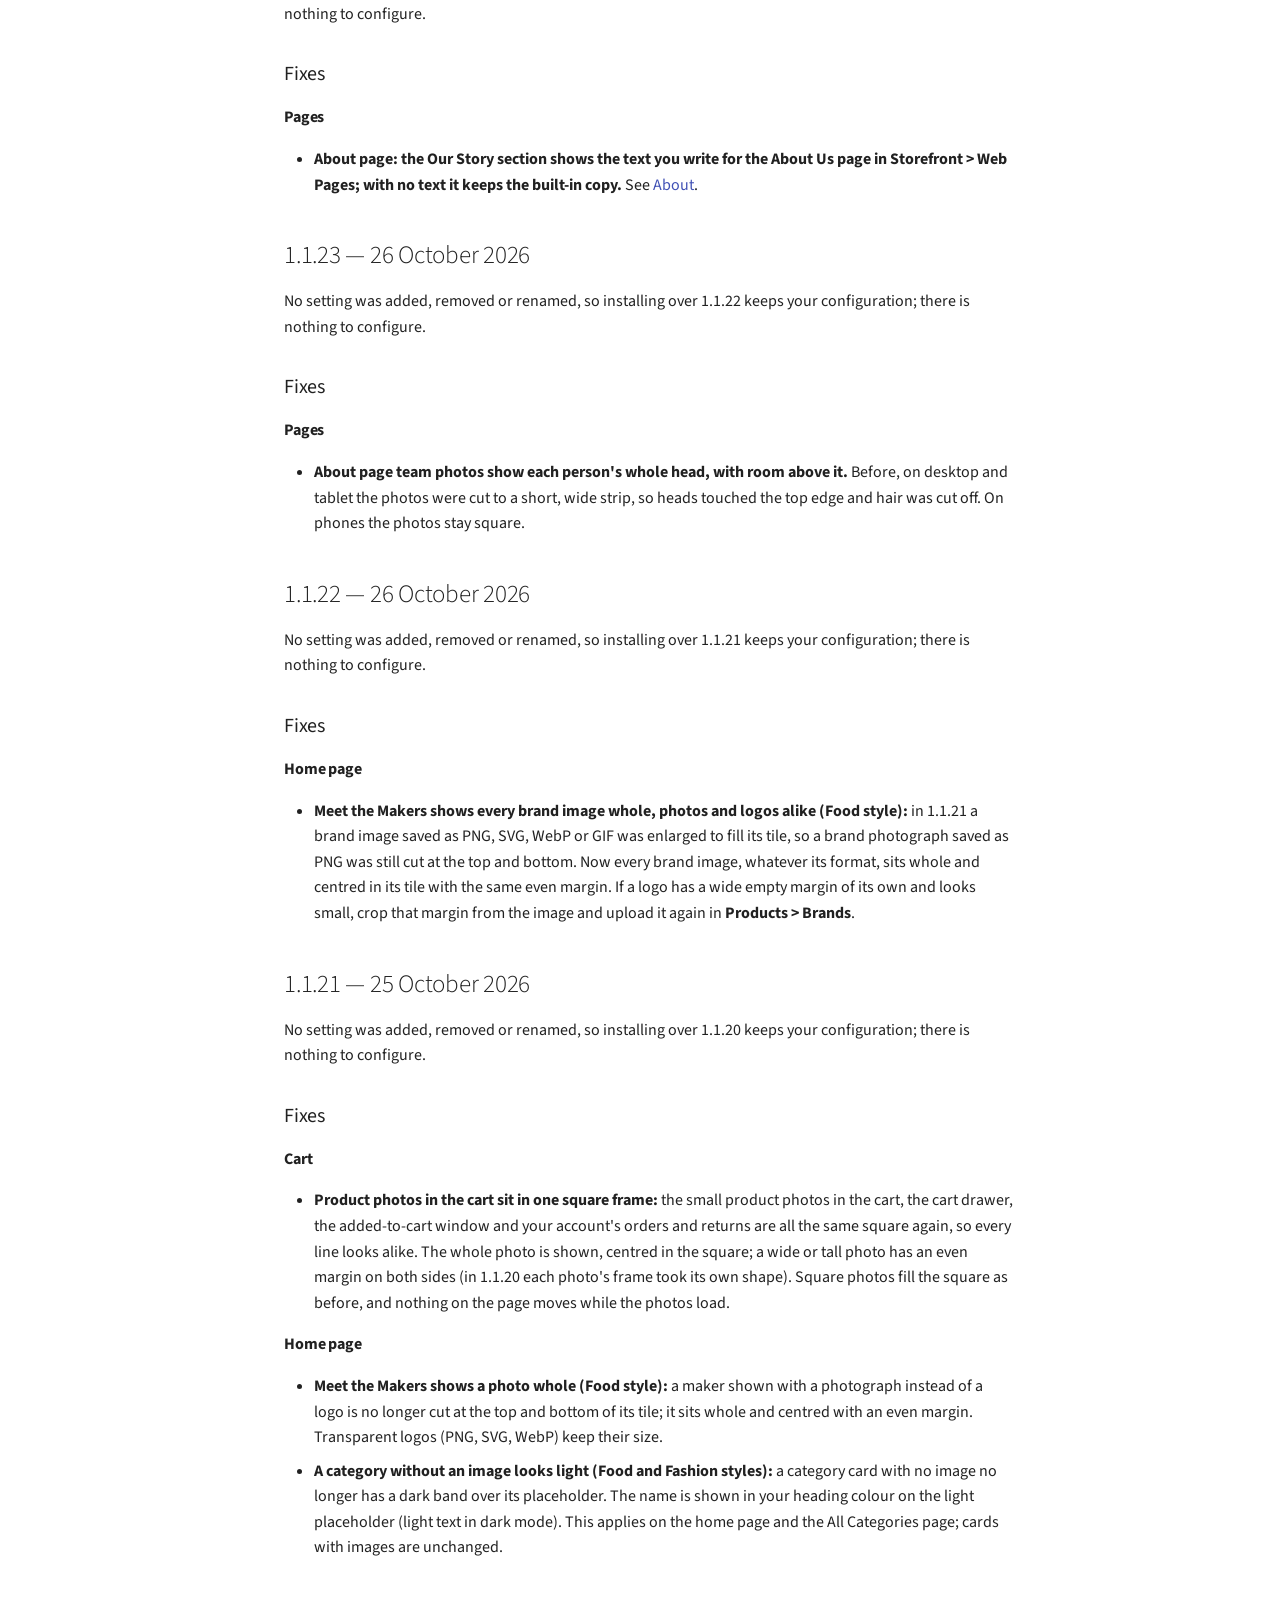
<file: changelog.html>
<!doctype html>
<html lang="en" class="no-js">
  <head>
    
      <meta charset="utf-8">
      <meta name="viewport" content="width=device-width,initial-scale=1">
      
        <meta name="description" content="Merchant guide for the Ember BigCommerce theme by PapaThemes — install it, pick a variation, configure the Theme Editor, and set up the Lookbook and Page Builder hero.">
      
      
        <meta name="author" content="PapaThemes">
      
      
        <link rel="canonical" href="https://tvlgiao.github.io/bc-ember-docs/changelog.html">
      
      
        <link rel="prev" href="settings-reference.html">
      
      
        <link rel="next" href="troubleshooting.html">
      
      
      <link rel="icon" href="assets/images/favicon.png">
      <meta name="generator" content="mkdocs-1.6.1, mkdocs-material-9.5.49">
    
    
      
        <title>Release Notes - Ember BigCommerce Theme User Guide</title>
      
    
    
      <link rel="stylesheet" href="assets/stylesheets/main.6f8fc17f.min.css">
      
        
        <link rel="stylesheet" href="assets/stylesheets/palette.06af60db.min.css">
      
      


    
    
      
    
    
      
        
        
        <link rel="preconnect" href="https://fonts.gstatic.com" crossorigin>
        <link rel="stylesheet" href="https://fonts.googleapis.com/css?family=Source+Sans+3:300,300i,400,400i,700,700i%7CIBM+Plex+Mono:400,400i,700,700i&display=fallback">
        <style>:root{--md-text-font:"Source Sans 3";--md-code-font:"IBM Plex Mono"}</style>
      
    
    
      <link rel="stylesheet" href="css/style.css">
    
    <script>__md_scope=new URL(".",location),__md_hash=e=>[...e].reduce(((e,_)=>(e<<5)-e+_.charCodeAt(0)),0),__md_get=(e,_=localStorage,t=__md_scope)=>JSON.parse(_.getItem(t.pathname+"."+e)),__md_set=(e,_,t=localStorage,a=__md_scope)=>{try{t.setItem(a.pathname+"."+e,JSON.stringify(_))}catch(e){}}</script>
    
      

    
    
    
  </head>
  
  
    
    
      
    
    
    
    
    <body dir="ltr" data-md-color-scheme="default" data-md-color-primary="black" data-md-color-accent="deep-orange">
  
    
    <input class="md-toggle" data-md-toggle="drawer" type="checkbox" id="__drawer" autocomplete="off">
    <input class="md-toggle" data-md-toggle="search" type="checkbox" id="__search" autocomplete="off">
    <label class="md-overlay" for="__drawer"></label>
    <div data-md-component="skip">
      
        
        <a href="#release-notes" class="md-skip">
          Skip to content
        </a>
      
    </div>
    <div data-md-component="announce">
      
    </div>
    
    
      

<header class="md-header" data-md-component="header">
  <nav class="md-header__inner md-grid" aria-label="Header">
    <a href="index.html" title="Ember BigCommerce Theme User Guide" class="md-header__button md-logo" aria-label="Ember BigCommerce Theme User Guide" data-md-component="logo">
      
  
  <svg xmlns="http://www.w3.org/2000/svg" viewBox="0 0 24 24"><path d="M12 8a3 3 0 0 0 3-3 3 3 0 0 0-3-3 3 3 0 0 0-3 3 3 3 0 0 0 3 3m0 3.54C9.64 9.35 6.5 8 3 8v11c3.5 0 6.64 1.35 9 3.54 2.36-2.19 5.5-3.54 9-3.54V8c-3.5 0-6.64 1.35-9 3.54"/></svg>

    </a>
    <label class="md-header__button md-icon" for="__drawer">
      
      <svg xmlns="http://www.w3.org/2000/svg" viewBox="0 0 24 24"><path d="M3 6h18v2H3zm0 5h18v2H3zm0 5h18v2H3z"/></svg>
    </label>
    <div class="md-header__title" data-md-component="header-title">
      <div class="md-header__ellipsis">
        <div class="md-header__topic">
          <span class="md-ellipsis">
            Ember BigCommerce Theme User Guide
          </span>
        </div>
        <div class="md-header__topic" data-md-component="header-topic">
          <span class="md-ellipsis">
            
              Release Notes
            
          </span>
        </div>
      </div>
    </div>
    
      
        <form class="md-header__option" data-md-component="palette">
  
    
    
    
    <input class="md-option" data-md-color-media="(prefers-color-scheme)" data-md-color-scheme="default" data-md-color-primary="black" data-md-color-accent="deep-orange"  aria-label="Switch to light mode"  type="radio" name="__palette" id="__palette_0">
    
      <label class="md-header__button md-icon" title="Switch to light mode" for="__palette_1" hidden>
        <svg xmlns="http://www.w3.org/2000/svg" viewBox="0 0 24 24"><path d="M3.9 12c0-1.71 1.39-3.1 3.1-3.1h4V7H7a5 5 0 0 0-5 5 5 5 0 0 0 5 5h4v-1.9H7c-1.71 0-3.1-1.39-3.1-3.1M8 13h8v-2H8zm9-6h-4v1.9h4c1.71 0 3.1 1.39 3.1 3.1s-1.39 3.1-3.1 3.1h-4V17h4a5 5 0 0 0 5-5 5 5 0 0 0-5-5"/></svg>
      </label>
    
  
    
    
    
    <input class="md-option" data-md-color-media="(prefers-color-scheme: light)" data-md-color-scheme="default" data-md-color-primary="black" data-md-color-accent="deep-orange"  aria-label="Switch to dark mode"  type="radio" name="__palette" id="__palette_1">
    
      <label class="md-header__button md-icon" title="Switch to dark mode" for="__palette_2" hidden>
        <svg xmlns="http://www.w3.org/2000/svg" viewBox="0 0 24 24"><path d="M17 7H7a5 5 0 0 0-5 5 5 5 0 0 0 5 5h10a5 5 0 0 0 5-5 5 5 0 0 0-5-5m0 8a3 3 0 0 1-3-3 3 3 0 0 1 3-3 3 3 0 0 1 3 3 3 3 0 0 1-3 3"/></svg>
      </label>
    
  
    
    
    
    <input class="md-option" data-md-color-media="(prefers-color-scheme: dark)" data-md-color-scheme="slate" data-md-color-primary="black" data-md-color-accent="deep-orange"  aria-label="Switch to system preference"  type="radio" name="__palette" id="__palette_2">
    
      <label class="md-header__button md-icon" title="Switch to system preference" for="__palette_0" hidden>
        <svg xmlns="http://www.w3.org/2000/svg" viewBox="0 0 24 24"><path d="M17 7H7a5 5 0 0 0-5 5 5 5 0 0 0 5 5h10a5 5 0 0 0 5-5 5 5 0 0 0-5-5M7 15a3 3 0 0 1-3-3 3 3 0 0 1 3-3 3 3 0 0 1 3 3 3 3 0 0 1-3 3"/></svg>
      </label>
    
  
</form>
      
    
    
      <script>var palette=__md_get("__palette");if(palette&&palette.color){if("(prefers-color-scheme)"===palette.color.media){var media=matchMedia("(prefers-color-scheme: light)"),input=document.querySelector(media.matches?"[data-md-color-media='(prefers-color-scheme: light)']":"[data-md-color-media='(prefers-color-scheme: dark)']");palette.color.media=input.getAttribute("data-md-color-media"),palette.color.scheme=input.getAttribute("data-md-color-scheme"),palette.color.primary=input.getAttribute("data-md-color-primary"),palette.color.accent=input.getAttribute("data-md-color-accent")}for(var[key,value]of Object.entries(palette.color))document.body.setAttribute("data-md-color-"+key,value)}</script>
    
    
    
      <label class="md-header__button md-icon" for="__search">
        
        <svg xmlns="http://www.w3.org/2000/svg" viewBox="0 0 24 24"><path d="M9.5 3A6.5 6.5 0 0 1 16 9.5c0 1.61-.59 3.09-1.56 4.23l.27.27h.79l5 5-1.5 1.5-5-5v-.79l-.27-.27A6.52 6.52 0 0 1 9.5 16 6.5 6.5 0 0 1 3 9.5 6.5 6.5 0 0 1 9.5 3m0 2C7 5 5 7 5 9.5S7 14 9.5 14 14 12 14 9.5 12 5 9.5 5"/></svg>
      </label>
      <div class="md-search" data-md-component="search" role="dialog">
  <label class="md-search__overlay" for="__search"></label>
  <div class="md-search__inner" role="search">
    <form class="md-search__form" name="search">
      <input type="text" class="md-search__input" name="query" aria-label="Search" placeholder="Search" autocapitalize="off" autocorrect="off" autocomplete="off" spellcheck="false" data-md-component="search-query" required>
      <label class="md-search__icon md-icon" for="__search">
        
        <svg xmlns="http://www.w3.org/2000/svg" viewBox="0 0 24 24"><path d="M9.5 3A6.5 6.5 0 0 1 16 9.5c0 1.61-.59 3.09-1.56 4.23l.27.27h.79l5 5-1.5 1.5-5-5v-.79l-.27-.27A6.52 6.52 0 0 1 9.5 16 6.5 6.5 0 0 1 3 9.5 6.5 6.5 0 0 1 9.5 3m0 2C7 5 5 7 5 9.5S7 14 9.5 14 14 12 14 9.5 12 5 9.5 5"/></svg>
        
        <svg xmlns="http://www.w3.org/2000/svg" viewBox="0 0 24 24"><path d="M20 11v2H8l5.5 5.5-1.42 1.42L4.16 12l7.92-7.92L13.5 5.5 8 11z"/></svg>
      </label>
      <nav class="md-search__options" aria-label="Search">
        
          <a href="javascript:void(0)" class="md-search__icon md-icon" title="Share" aria-label="Share" data-clipboard data-clipboard-text="" data-md-component="search-share" tabindex="-1">
            
            <svg xmlns="http://www.w3.org/2000/svg" viewBox="0 0 24 24"><path d="M18 16.08c-.76 0-1.44.3-1.96.77L8.91 12.7c.05-.23.09-.46.09-.7s-.04-.47-.09-.7l7.05-4.11c.54.5 1.25.81 2.04.81a3 3 0 0 0 3-3 3 3 0 0 0-3-3 3 3 0 0 0-3 3c0 .24.04.47.09.7L8.04 9.81C7.5 9.31 6.79 9 6 9a3 3 0 0 0-3 3 3 3 0 0 0 3 3c.79 0 1.5-.31 2.04-.81l7.12 4.15c-.05.21-.08.43-.08.66 0 1.61 1.31 2.91 2.92 2.91s2.92-1.3 2.92-2.91A2.92 2.92 0 0 0 18 16.08"/></svg>
          </a>
        
        <button type="reset" class="md-search__icon md-icon" title="Clear" aria-label="Clear" tabindex="-1">
          
          <svg xmlns="http://www.w3.org/2000/svg" viewBox="0 0 24 24"><path d="M19 6.41 17.59 5 12 10.59 6.41 5 5 6.41 10.59 12 5 17.59 6.41 19 12 13.41 17.59 19 19 17.59 13.41 12z"/></svg>
        </button>
      </nav>
      
        <div class="md-search__suggest" data-md-component="search-suggest"></div>
      
    </form>
    <div class="md-search__output">
      <div class="md-search__scrollwrap" tabindex="0" data-md-scrollfix>
        <div class="md-search-result" data-md-component="search-result">
          <div class="md-search-result__meta">
            Initializing search
          </div>
          <ol class="md-search-result__list" role="presentation"></ol>
        </div>
      </div>
    </div>
  </div>
</div>
    
    
  </nav>
  
</header>
    
    <div class="md-container" data-md-component="container">
      
      
        
          
            
<nav class="md-tabs" aria-label="Tabs" data-md-component="tabs">
  <div class="md-grid">
    <ul class="md-tabs__list">
      
        
  
  
  
    <li class="md-tabs__item">
      <a href="index.html" class="md-tabs__link">
        
  
    
  
  Home

      </a>
    </li>
  

      
        
  
  
  
    
    
      <li class="md-tabs__item">
        <a href="usage/install.html" class="md-tabs__link">
          
  
    
  
  Getting Started

        </a>
      </li>
    
  

      
        
  
  
  
    
    
      <li class="md-tabs__item">
        <a href="usage/theme-editor.html" class="md-tabs__link">
          
  
    
  
  Configuring the Theme

        </a>
      </li>
    
  

      
        
  
  
  
    <li class="md-tabs__item">
      <a href="settings-reference.html" class="md-tabs__link">
        
  
    
  
  Settings Reference

      </a>
    </li>
  

      
        
  
  
    
  
  
    <li class="md-tabs__item md-tabs__item--active">
      <a href="changelog.html" class="md-tabs__link">
        
  
    
  
  Release Notes

      </a>
    </li>
  

      
        
  
  
  
    <li class="md-tabs__item">
      <a href="troubleshooting.html" class="md-tabs__link">
        
  
    
  
  Troubleshooting

      </a>
    </li>
  

      
        
  
  
  
    <li class="md-tabs__item">
      <a href="support.html" class="md-tabs__link">
        
  
    
  
  Support

      </a>
    </li>
  

      
    </ul>
  </div>
</nav>
          
        
      
      <main class="md-main" data-md-component="main">
        <div class="md-main__inner md-grid">
          
            
              
              <div class="md-sidebar md-sidebar--primary" data-md-component="sidebar" data-md-type="navigation" >
                <div class="md-sidebar__scrollwrap">
                  <div class="md-sidebar__inner">
                    


  


<nav class="md-nav md-nav--primary md-nav--lifted" aria-label="Navigation" data-md-level="0">
  <label class="md-nav__title" for="__drawer">
    <a href="index.html" title="Ember BigCommerce Theme User Guide" class="md-nav__button md-logo" aria-label="Ember BigCommerce Theme User Guide" data-md-component="logo">
      
  
  <svg xmlns="http://www.w3.org/2000/svg" viewBox="0 0 24 24"><path d="M12 8a3 3 0 0 0 3-3 3 3 0 0 0-3-3 3 3 0 0 0-3 3 3 3 0 0 0 3 3m0 3.54C9.64 9.35 6.5 8 3 8v11c3.5 0 6.64 1.35 9 3.54 2.36-2.19 5.5-3.54 9-3.54V8c-3.5 0-6.64 1.35-9 3.54"/></svg>

    </a>
    Ember BigCommerce Theme User Guide
  </label>
  
  <ul class="md-nav__list" data-md-scrollfix>
    
      
      
  
  
  
  
    <li class="md-nav__item">
      <a href="index.html" class="md-nav__link">
        
  
  <span class="md-ellipsis">
    Home
  </span>
  

      </a>
    </li>
  

    
      
      
  
  
  
  
    
    
      
        
      
        
      
    
    
      
      
        
      
    
    
    <li class="md-nav__item md-nav__item--nested">
      
        
        
        <input class="md-nav__toggle md-toggle " type="checkbox" id="__nav_2" >
        
          
          <label class="md-nav__link" for="__nav_2" id="__nav_2_label" tabindex="0">
            
  
  <span class="md-ellipsis">
    Getting Started
  </span>
  

            <span class="md-nav__icon md-icon"></span>
          </label>
        
        <nav class="md-nav" data-md-level="1" aria-labelledby="__nav_2_label" aria-expanded="false">
          <label class="md-nav__title" for="__nav_2">
            <span class="md-nav__icon md-icon"></span>
            Getting Started
          </label>
          <ul class="md-nav__list" data-md-scrollfix>
            
              
                
  
  
  
  
    <li class="md-nav__item">
      <a href="usage/install.html" class="md-nav__link">
        
  
  <span class="md-ellipsis">
    Installing
  </span>
  

      </a>
    </li>
  

              
            
              
                
  
  
  
  
    <li class="md-nav__item">
      <a href="usage/choose-variation.html" class="md-nav__link">
        
  
  <span class="md-ellipsis">
    Choosing a variation
  </span>
  

      </a>
    </li>
  

              
            
          </ul>
        </nav>
      
    </li>
  

    
      
      
  
  
  
  
    
    
      
        
      
        
      
        
      
        
      
        
      
        
      
        
      
    
    
      
      
        
      
    
    
    <li class="md-nav__item md-nav__item--nested">
      
        
        
        <input class="md-nav__toggle md-toggle " type="checkbox" id="__nav_3" >
        
          
          <label class="md-nav__link" for="__nav_3" id="__nav_3_label" tabindex="0">
            
  
  <span class="md-ellipsis">
    Configuring the Theme
  </span>
  

            <span class="md-nav__icon md-icon"></span>
          </label>
        
        <nav class="md-nav" data-md-level="1" aria-labelledby="__nav_3_label" aria-expanded="false">
          <label class="md-nav__title" for="__nav_3">
            <span class="md-nav__icon md-icon"></span>
            Configuring the Theme
          </label>
          <ul class="md-nav__list" data-md-scrollfix>
            
              
                
  
  
  
  
    <li class="md-nav__item">
      <a href="usage/theme-editor.html" class="md-nav__link">
        
  
  <span class="md-ellipsis">
    The Theme Editor, section by section
  </span>
  

      </a>
    </li>
  

              
            
              
                
  
  
  
  
    <li class="md-nav__item">
      <a href="usage/lookbook.html" class="md-nav__link">
        
  
  <span class="md-ellipsis">
    The Lookbook
  </span>
  

      </a>
    </li>
  

              
            
              
                
  
  
  
  
    <li class="md-nav__item">
      <a href="usage/page-templates.html" class="md-nav__link">
        
  
  <span class="md-ellipsis">
    The other page templates
  </span>
  

      </a>
    </li>
  

              
            
              
                
  
  
  
  
    <li class="md-nav__item">
      <a href="usage/page-builder.html" class="md-nav__link">
        
  
  <span class="md-ellipsis">
    Page Builder
  </span>
  

      </a>
    </li>
  

              
            
              
                
  
  
  
  
    <li class="md-nav__item">
      <a href="usage/featured-promotions.html" class="md-nav__link">
        
  
  <span class="md-ellipsis">
    Featured Promotions
  </span>
  

      </a>
    </li>
  

              
            
              
                
  
  
  
  
    <li class="md-nav__item">
      <a href="usage/backorders.html" class="md-nav__link">
        
  
  <span class="md-ellipsis">
    Backorders
  </span>
  

      </a>
    </li>
  

              
            
              
                
  
  
  
  
    <li class="md-nav__item">
      <a href="usage/size-guide.html" class="md-nav__link">
        
  
  <span class="md-ellipsis">
    Size Guide
  </span>
  

      </a>
    </li>
  

              
            
          </ul>
        </nav>
      
    </li>
  

    
      
      
  
  
  
  
    <li class="md-nav__item">
      <a href="settings-reference.html" class="md-nav__link">
        
  
  <span class="md-ellipsis">
    Settings Reference
  </span>
  

      </a>
    </li>
  

    
      
      
  
  
    
  
  
  
    <li class="md-nav__item md-nav__item--active">
      
      <input class="md-nav__toggle md-toggle" type="checkbox" id="__toc">
      
      
        
      
      
        <label class="md-nav__link md-nav__link--active" for="__toc">
          
  
  <span class="md-ellipsis">
    Release Notes
  </span>
  

          <span class="md-nav__icon md-icon"></span>
        </label>
      
      <a href="changelog.html" class="md-nav__link md-nav__link--active">
        
  
  <span class="md-ellipsis">
    Release Notes
  </span>
  

      </a>
      
        

<nav class="md-nav md-nav--secondary" aria-label="Table of contents">
  
  
  
    
  
  
    <label class="md-nav__title" for="__toc">
      <span class="md-nav__icon md-icon"></span>
      Table of contents
    </label>
    <ul class="md-nav__list" data-md-component="toc" data-md-scrollfix>
      
        <li class="md-nav__item">
  <a href="#1149-2-november-2026" class="md-nav__link">
    <span class="md-ellipsis">
      1.1.49 — 2 November 2026
    </span>
  </a>
  
    <nav class="md-nav" aria-label="1.1.49 — 2 November 2026">
      <ul class="md-nav__list">
        
          <li class="md-nav__item">
  <a href="#fixes" class="md-nav__link">
    <span class="md-ellipsis">
      Fixes
    </span>
  </a>
  
</li>
        
      </ul>
    </nav>
  
</li>
      
        <li class="md-nav__item">
  <a href="#1148-1-november-2026" class="md-nav__link">
    <span class="md-ellipsis">
      1.1.48 — 1 November 2026
    </span>
  </a>
  
    <nav class="md-nav" aria-label="1.1.48 — 1 November 2026">
      <ul class="md-nav__list">
        
          <li class="md-nav__item">
  <a href="#fixes_1" class="md-nav__link">
    <span class="md-ellipsis">
      Fixes
    </span>
  </a>
  
</li>
        
      </ul>
    </nav>
  
</li>
      
        <li class="md-nav__item">
  <a href="#1147-1-november-2026" class="md-nav__link">
    <span class="md-ellipsis">
      1.1.47 — 1 November 2026
    </span>
  </a>
  
    <nav class="md-nav" aria-label="1.1.47 — 1 November 2026">
      <ul class="md-nav__list">
        
          <li class="md-nav__item">
  <a href="#fixes_2" class="md-nav__link">
    <span class="md-ellipsis">
      Fixes
    </span>
  </a>
  
</li>
        
      </ul>
    </nav>
  
</li>
      
        <li class="md-nav__item">
  <a href="#1146-31-october-2026" class="md-nav__link">
    <span class="md-ellipsis">
      1.1.46 — 31 October 2026
    </span>
  </a>
  
    <nav class="md-nav" aria-label="1.1.46 — 31 October 2026">
      <ul class="md-nav__list">
        
          <li class="md-nav__item">
  <a href="#fixes_3" class="md-nav__link">
    <span class="md-ellipsis">
      Fixes
    </span>
  </a>
  
</li>
        
      </ul>
    </nav>
  
</li>
      
        <li class="md-nav__item">
  <a href="#1145-31-october-2026" class="md-nav__link">
    <span class="md-ellipsis">
      1.1.45 — 31 October 2026
    </span>
  </a>
  
    <nav class="md-nav" aria-label="1.1.45 — 31 October 2026">
      <ul class="md-nav__list">
        
          <li class="md-nav__item">
  <a href="#fixes_4" class="md-nav__link">
    <span class="md-ellipsis">
      Fixes
    </span>
  </a>
  
</li>
        
      </ul>
    </nav>
  
</li>
      
        <li class="md-nav__item">
  <a href="#1144-30-october-2026" class="md-nav__link">
    <span class="md-ellipsis">
      1.1.44 — 30 October 2026
    </span>
  </a>
  
    <nav class="md-nav" aria-label="1.1.44 — 30 October 2026">
      <ul class="md-nav__list">
        
          <li class="md-nav__item">
  <a href="#fixes_5" class="md-nav__link">
    <span class="md-ellipsis">
      Fixes
    </span>
  </a>
  
</li>
        
      </ul>
    </nav>
  
</li>
      
        <li class="md-nav__item">
  <a href="#1143-30-october-2026" class="md-nav__link">
    <span class="md-ellipsis">
      1.1.43 — 30 October 2026
    </span>
  </a>
  
    <nav class="md-nav" aria-label="1.1.43 — 30 October 2026">
      <ul class="md-nav__list">
        
          <li class="md-nav__item">
  <a href="#new" class="md-nav__link">
    <span class="md-ellipsis">
      New
    </span>
  </a>
  
</li>
        
          <li class="md-nav__item">
  <a href="#fixes_6" class="md-nav__link">
    <span class="md-ellipsis">
      Fixes
    </span>
  </a>
  
</li>
        
      </ul>
    </nav>
  
</li>
      
        <li class="md-nav__item">
  <a href="#1142-30-october-2026" class="md-nav__link">
    <span class="md-ellipsis">
      1.1.42 — 30 October 2026
    </span>
  </a>
  
    <nav class="md-nav" aria-label="1.1.42 — 30 October 2026">
      <ul class="md-nav__list">
        
          <li class="md-nav__item">
  <a href="#fixes_7" class="md-nav__link">
    <span class="md-ellipsis">
      Fixes
    </span>
  </a>
  
</li>
        
      </ul>
    </nav>
  
</li>
      
        <li class="md-nav__item">
  <a href="#1141-29-october-2026" class="md-nav__link">
    <span class="md-ellipsis">
      1.1.41 — 29 October 2026
    </span>
  </a>
  
    <nav class="md-nav" aria-label="1.1.41 — 29 October 2026">
      <ul class="md-nav__list">
        
          <li class="md-nav__item">
  <a href="#fixes_8" class="md-nav__link">
    <span class="md-ellipsis">
      Fixes
    </span>
  </a>
  
</li>
        
      </ul>
    </nav>
  
</li>
      
        <li class="md-nav__item">
  <a href="#1140-29-october-2026" class="md-nav__link">
    <span class="md-ellipsis">
      1.1.40 — 29 October 2026
    </span>
  </a>
  
    <nav class="md-nav" aria-label="1.1.40 — 29 October 2026">
      <ul class="md-nav__list">
        
          <li class="md-nav__item">
  <a href="#fixes_9" class="md-nav__link">
    <span class="md-ellipsis">
      Fixes
    </span>
  </a>
  
</li>
        
      </ul>
    </nav>
  
</li>
      
        <li class="md-nav__item">
  <a href="#1139-29-october-2026" class="md-nav__link">
    <span class="md-ellipsis">
      1.1.39 — 29 October 2026
    </span>
  </a>
  
    <nav class="md-nav" aria-label="1.1.39 — 29 October 2026">
      <ul class="md-nav__list">
        
          <li class="md-nav__item">
  <a href="#fixes_10" class="md-nav__link">
    <span class="md-ellipsis">
      Fixes
    </span>
  </a>
  
</li>
        
      </ul>
    </nav>
  
</li>
      
        <li class="md-nav__item">
  <a href="#1138-29-october-2026" class="md-nav__link">
    <span class="md-ellipsis">
      1.1.38 — 29 October 2026
    </span>
  </a>
  
    <nav class="md-nav" aria-label="1.1.38 — 29 October 2026">
      <ul class="md-nav__list">
        
          <li class="md-nav__item">
  <a href="#fixes_11" class="md-nav__link">
    <span class="md-ellipsis">
      Fixes
    </span>
  </a>
  
</li>
        
      </ul>
    </nav>
  
</li>
      
        <li class="md-nav__item">
  <a href="#1137-29-october-2026" class="md-nav__link">
    <span class="md-ellipsis">
      1.1.37 — 29 October 2026
    </span>
  </a>
  
    <nav class="md-nav" aria-label="1.1.37 — 29 October 2026">
      <ul class="md-nav__list">
        
          <li class="md-nav__item">
  <a href="#fixes_12" class="md-nav__link">
    <span class="md-ellipsis">
      Fixes
    </span>
  </a>
  
</li>
        
      </ul>
    </nav>
  
</li>
      
        <li class="md-nav__item">
  <a href="#1136-29-october-2026" class="md-nav__link">
    <span class="md-ellipsis">
      1.1.36 — 29 October 2026
    </span>
  </a>
  
    <nav class="md-nav" aria-label="1.1.36 — 29 October 2026">
      <ul class="md-nav__list">
        
          <li class="md-nav__item">
  <a href="#fixes_13" class="md-nav__link">
    <span class="md-ellipsis">
      Fixes
    </span>
  </a>
  
</li>
        
      </ul>
    </nav>
  
</li>
      
        <li class="md-nav__item">
  <a href="#1135-28-october-2026" class="md-nav__link">
    <span class="md-ellipsis">
      1.1.35 — 28 October 2026
    </span>
  </a>
  
    <nav class="md-nav" aria-label="1.1.35 — 28 October 2026">
      <ul class="md-nav__list">
        
          <li class="md-nav__item">
  <a href="#fixes_14" class="md-nav__link">
    <span class="md-ellipsis">
      Fixes
    </span>
  </a>
  
    <nav class="md-nav" aria-label="Fixes">
      <ul class="md-nav__list">
        
          <li class="md-nav__item">
  <a href="#home-page-and-promises" class="md-nav__link">
    <span class="md-ellipsis">
      Home page and promises
    </span>
  </a>
  
</li>
        
          <li class="md-nav__item">
  <a href="#product-cards-product-page-and-compare" class="md-nav__link">
    <span class="md-ellipsis">
      Product cards, product page and compare
    </span>
  </a>
  
</li>
        
      </ul>
    </nav>
  
</li>
        
      </ul>
    </nav>
  
</li>
      
        <li class="md-nav__item">
  <a href="#1134-28-october-2026" class="md-nav__link">
    <span class="md-ellipsis">
      1.1.34 — 28 October 2026
    </span>
  </a>
  
    <nav class="md-nav" aria-label="1.1.34 — 28 October 2026">
      <ul class="md-nav__list">
        
          <li class="md-nav__item">
  <a href="#fixes_15" class="md-nav__link">
    <span class="md-ellipsis">
      Fixes
    </span>
  </a>
  
    <nav class="md-nav" aria-label="Fixes">
      <ul class="md-nav__list">
        
          <li class="md-nav__item">
  <a href="#home-about-and-faq-pages" class="md-nav__link">
    <span class="md-ellipsis">
      Home, About and FAQ pages
    </span>
  </a>
  
</li>
        
          <li class="md-nav__item">
  <a href="#cart-drawer-and-product-page" class="md-nav__link">
    <span class="md-ellipsis">
      Cart, drawer and product page
    </span>
  </a>
  
</li>
        
          <li class="md-nav__item">
  <a href="#product-cards-quick-view-compare-and-wishlist" class="md-nav__link">
    <span class="md-ellipsis">
      Product cards, quick view, compare and wishlist
    </span>
  </a>
  
</li>
        
          <li class="md-nav__item">
  <a href="#navigation-and-listings-for-small-stores" class="md-nav__link">
    <span class="md-ellipsis">
      Navigation and listings for small stores
    </span>
  </a>
  
</li>
        
      </ul>
    </nav>
  
</li>
        
      </ul>
    </nav>
  
</li>
      
        <li class="md-nav__item">
  <a href="#1133-28-october-2026" class="md-nav__link">
    <span class="md-ellipsis">
      1.1.33 — 28 October 2026
    </span>
  </a>
  
    <nav class="md-nav" aria-label="1.1.33 — 28 October 2026">
      <ul class="md-nav__list">
        
          <li class="md-nav__item">
  <a href="#fixes_16" class="md-nav__link">
    <span class="md-ellipsis">
      Fixes
    </span>
  </a>
  
    <nav class="md-nav" aria-label="Fixes">
      <ul class="md-nav__list">
        
          <li class="md-nav__item">
  <a href="#home-page" class="md-nav__link">
    <span class="md-ellipsis">
      Home page
    </span>
  </a>
  
</li>
        
      </ul>
    </nav>
  
</li>
        
      </ul>
    </nav>
  
</li>
      
        <li class="md-nav__item">
  <a href="#1132-28-october-2026" class="md-nav__link">
    <span class="md-ellipsis">
      1.1.32 — 28 October 2026
    </span>
  </a>
  
    <nav class="md-nav" aria-label="1.1.32 — 28 October 2026">
      <ul class="md-nav__list">
        
          <li class="md-nav__item">
  <a href="#fixes_17" class="md-nav__link">
    <span class="md-ellipsis">
      Fixes
    </span>
  </a>
  
    <nav class="md-nav" aria-label="Fixes">
      <ul class="md-nav__list">
        
          <li class="md-nav__item">
  <a href="#product-cards" class="md-nav__link">
    <span class="md-ellipsis">
      Product cards
    </span>
  </a>
  
</li>
        
          <li class="md-nav__item">
  <a href="#product-page" class="md-nav__link">
    <span class="md-ellipsis">
      Product page
    </span>
  </a>
  
</li>
        
          <li class="md-nav__item">
  <a href="#blog" class="md-nav__link">
    <span class="md-ellipsis">
      Blog
    </span>
  </a>
  
</li>
        
          <li class="md-nav__item">
  <a href="#menu" class="md-nav__link">
    <span class="md-ellipsis">
      Menu
    </span>
  </a>
  
</li>
        
      </ul>
    </nav>
  
</li>
        
      </ul>
    </nav>
  
</li>
      
        <li class="md-nav__item">
  <a href="#1131-28-october-2026" class="md-nav__link">
    <span class="md-ellipsis">
      1.1.31 — 28 October 2026
    </span>
  </a>
  
    <nav class="md-nav" aria-label="1.1.31 — 28 October 2026">
      <ul class="md-nav__list">
        
          <li class="md-nav__item">
  <a href="#fixes_18" class="md-nav__link">
    <span class="md-ellipsis">
      Fixes
    </span>
  </a>
  
    <nav class="md-nav" aria-label="Fixes">
      <ul class="md-nav__list">
        
          <li class="md-nav__item">
  <a href="#faq-page" class="md-nav__link">
    <span class="md-ellipsis">
      FAQ page
    </span>
  </a>
  
</li>
        
          <li class="md-nav__item">
  <a href="#cart-page" class="md-nav__link">
    <span class="md-ellipsis">
      Cart page
    </span>
  </a>
  
</li>
        
          <li class="md-nav__item">
  <a href="#home-page-and-footer" class="md-nav__link">
    <span class="md-ellipsis">
      Home page and footer
    </span>
  </a>
  
</li>
        
      </ul>
    </nav>
  
</li>
        
      </ul>
    </nav>
  
</li>
      
        <li class="md-nav__item">
  <a href="#1130-27-october-2026" class="md-nav__link">
    <span class="md-ellipsis">
      1.1.30 — 27 October 2026
    </span>
  </a>
  
    <nav class="md-nav" aria-label="1.1.30 — 27 October 2026">
      <ul class="md-nav__list">
        
          <li class="md-nav__item">
  <a href="#fixes_19" class="md-nav__link">
    <span class="md-ellipsis">
      Fixes
    </span>
  </a>
  
    <nav class="md-nav" aria-label="Fixes">
      <ul class="md-nav__list">
        
          <li class="md-nav__item">
  <a href="#home-page_1" class="md-nav__link">
    <span class="md-ellipsis">
      Home page
    </span>
  </a>
  
</li>
        
      </ul>
    </nav>
  
</li>
        
      </ul>
    </nav>
  
</li>
      
        <li class="md-nav__item">
  <a href="#1129-27-october-2026" class="md-nav__link">
    <span class="md-ellipsis">
      1.1.29 — 27 October 2026
    </span>
  </a>
  
    <nav class="md-nav" aria-label="1.1.29 — 27 October 2026">
      <ul class="md-nav__list">
        
          <li class="md-nav__item">
  <a href="#fixes_20" class="md-nav__link">
    <span class="md-ellipsis">
      Fixes
    </span>
  </a>
  
    <nav class="md-nav" aria-label="Fixes">
      <ul class="md-nav__list">
        
          <li class="md-nav__item">
  <a href="#shipping-and-returns-promises" class="md-nav__link">
    <span class="md-ellipsis">
      Shipping and returns promises
    </span>
  </a>
  
</li>
        
      </ul>
    </nav>
  
</li>
        
      </ul>
    </nav>
  
</li>
      
        <li class="md-nav__item">
  <a href="#1128-27-october-2026" class="md-nav__link">
    <span class="md-ellipsis">
      1.1.28 — 27 October 2026
    </span>
  </a>
  
    <nav class="md-nav" aria-label="1.1.28 — 27 October 2026">
      <ul class="md-nav__list">
        
          <li class="md-nav__item">
  <a href="#new_1" class="md-nav__link">
    <span class="md-ellipsis">
      New
    </span>
  </a>
  
    <nav class="md-nav" aria-label="New">
      <ul class="md-nav__list">
        
          <li class="md-nav__item">
  <a href="#home-page_2" class="md-nav__link">
    <span class="md-ellipsis">
      Home page
    </span>
  </a>
  
</li>
        
      </ul>
    </nav>
  
</li>
        
          <li class="md-nav__item">
  <a href="#fixes_21" class="md-nav__link">
    <span class="md-ellipsis">
      Fixes
    </span>
  </a>
  
    <nav class="md-nav" aria-label="Fixes">
      <ul class="md-nav__list">
        
          <li class="md-nav__item">
  <a href="#blog_1" class="md-nav__link">
    <span class="md-ellipsis">
      Blog
    </span>
  </a>
  
</li>
        
      </ul>
    </nav>
  
</li>
        
      </ul>
    </nav>
  
</li>
      
        <li class="md-nav__item">
  <a href="#1127-27-october-2026" class="md-nav__link">
    <span class="md-ellipsis">
      1.1.27 — 27 October 2026
    </span>
  </a>
  
    <nav class="md-nav" aria-label="1.1.27 — 27 October 2026">
      <ul class="md-nav__list">
        
          <li class="md-nav__item">
  <a href="#fixes_22" class="md-nav__link">
    <span class="md-ellipsis">
      Fixes
    </span>
  </a>
  
    <nav class="md-nav" aria-label="Fixes">
      <ul class="md-nav__list">
        
          <li class="md-nav__item">
  <a href="#cart-and-shipping" class="md-nav__link">
    <span class="md-ellipsis">
      Cart and shipping
    </span>
  </a>
  
</li>
        
      </ul>
    </nav>
  
</li>
        
      </ul>
    </nav>
  
</li>
      
        <li class="md-nav__item">
  <a href="#1126-26-october-2026" class="md-nav__link">
    <span class="md-ellipsis">
      1.1.26 — 26 October 2026
    </span>
  </a>
  
    <nav class="md-nav" aria-label="1.1.26 — 26 October 2026">
      <ul class="md-nav__list">
        
          <li class="md-nav__item">
  <a href="#new_2" class="md-nav__link">
    <span class="md-ellipsis">
      New
    </span>
  </a>
  
    <nav class="md-nav" aria-label="New">
      <ul class="md-nav__list">
        
          <li class="md-nav__item">
  <a href="#pages" class="md-nav__link">
    <span class="md-ellipsis">
      Pages
    </span>
  </a>
  
</li>
        
      </ul>
    </nav>
  
</li>
        
          <li class="md-nav__item">
  <a href="#fixes_23" class="md-nav__link">
    <span class="md-ellipsis">
      Fixes
    </span>
  </a>
  
    <nav class="md-nav" aria-label="Fixes">
      <ul class="md-nav__list">
        
          <li class="md-nav__item">
  <a href="#home-page_3" class="md-nav__link">
    <span class="md-ellipsis">
      Home page
    </span>
  </a>
  
</li>
        
      </ul>
    </nav>
  
</li>
        
      </ul>
    </nav>
  
</li>
      
        <li class="md-nav__item">
  <a href="#1125-26-october-2026" class="md-nav__link">
    <span class="md-ellipsis">
      1.1.25 — 26 October 2026
    </span>
  </a>
  
    <nav class="md-nav" aria-label="1.1.25 — 26 October 2026">
      <ul class="md-nav__list">
        
          <li class="md-nav__item">
  <a href="#new_3" class="md-nav__link">
    <span class="md-ellipsis">
      New
    </span>
  </a>
  
    <nav class="md-nav" aria-label="New">
      <ul class="md-nav__list">
        
          <li class="md-nav__item">
  <a href="#pages_1" class="md-nav__link">
    <span class="md-ellipsis">
      Pages
    </span>
  </a>
  
</li>
        
      </ul>
    </nav>
  
</li>
        
          <li class="md-nav__item">
  <a href="#fixes_24" class="md-nav__link">
    <span class="md-ellipsis">
      Fixes
    </span>
  </a>
  
    <nav class="md-nav" aria-label="Fixes">
      <ul class="md-nav__list">
        
          <li class="md-nav__item">
  <a href="#all-pages" class="md-nav__link">
    <span class="md-ellipsis">
      All pages
    </span>
  </a>
  
</li>
        
      </ul>
    </nav>
  
</li>
        
      </ul>
    </nav>
  
</li>
      
        <li class="md-nav__item">
  <a href="#1124-26-october-2026" class="md-nav__link">
    <span class="md-ellipsis">
      1.1.24 — 26 October 2026
    </span>
  </a>
  
    <nav class="md-nav" aria-label="1.1.24 — 26 October 2026">
      <ul class="md-nav__list">
        
          <li class="md-nav__item">
  <a href="#fixes_25" class="md-nav__link">
    <span class="md-ellipsis">
      Fixes
    </span>
  </a>
  
    <nav class="md-nav" aria-label="Fixes">
      <ul class="md-nav__list">
        
          <li class="md-nav__item">
  <a href="#pages_2" class="md-nav__link">
    <span class="md-ellipsis">
      Pages
    </span>
  </a>
  
</li>
        
      </ul>
    </nav>
  
</li>
        
      </ul>
    </nav>
  
</li>
      
        <li class="md-nav__item">
  <a href="#1123-26-october-2026" class="md-nav__link">
    <span class="md-ellipsis">
      1.1.23 — 26 October 2026
    </span>
  </a>
  
    <nav class="md-nav" aria-label="1.1.23 — 26 October 2026">
      <ul class="md-nav__list">
        
          <li class="md-nav__item">
  <a href="#fixes_26" class="md-nav__link">
    <span class="md-ellipsis">
      Fixes
    </span>
  </a>
  
    <nav class="md-nav" aria-label="Fixes">
      <ul class="md-nav__list">
        
          <li class="md-nav__item">
  <a href="#pages_3" class="md-nav__link">
    <span class="md-ellipsis">
      Pages
    </span>
  </a>
  
</li>
        
      </ul>
    </nav>
  
</li>
        
      </ul>
    </nav>
  
</li>
      
        <li class="md-nav__item">
  <a href="#1122-26-october-2026" class="md-nav__link">
    <span class="md-ellipsis">
      1.1.22 — 26 October 2026
    </span>
  </a>
  
    <nav class="md-nav" aria-label="1.1.22 — 26 October 2026">
      <ul class="md-nav__list">
        
          <li class="md-nav__item">
  <a href="#fixes_27" class="md-nav__link">
    <span class="md-ellipsis">
      Fixes
    </span>
  </a>
  
    <nav class="md-nav" aria-label="Fixes">
      <ul class="md-nav__list">
        
          <li class="md-nav__item">
  <a href="#home-page_4" class="md-nav__link">
    <span class="md-ellipsis">
      Home page
    </span>
  </a>
  
</li>
        
      </ul>
    </nav>
  
</li>
        
      </ul>
    </nav>
  
</li>
      
        <li class="md-nav__item">
  <a href="#1121-25-october-2026" class="md-nav__link">
    <span class="md-ellipsis">
      1.1.21 — 25 October 2026
    </span>
  </a>
  
    <nav class="md-nav" aria-label="1.1.21 — 25 October 2026">
      <ul class="md-nav__list">
        
          <li class="md-nav__item">
  <a href="#fixes_28" class="md-nav__link">
    <span class="md-ellipsis">
      Fixes
    </span>
  </a>
  
    <nav class="md-nav" aria-label="Fixes">
      <ul class="md-nav__list">
        
          <li class="md-nav__item">
  <a href="#cart" class="md-nav__link">
    <span class="md-ellipsis">
      Cart
    </span>
  </a>
  
</li>
        
          <li class="md-nav__item">
  <a href="#home-page_5" class="md-nav__link">
    <span class="md-ellipsis">
      Home page
    </span>
  </a>
  
</li>
        
      </ul>
    </nav>
  
</li>
        
      </ul>
    </nav>
  
</li>
      
        <li class="md-nav__item">
  <a href="#1120-25-october-2026" class="md-nav__link">
    <span class="md-ellipsis">
      1.1.20 — 25 October 2026
    </span>
  </a>
  
    <nav class="md-nav" aria-label="1.1.20 — 25 October 2026">
      <ul class="md-nav__list">
        
          <li class="md-nav__item">
  <a href="#fixes_29" class="md-nav__link">
    <span class="md-ellipsis">
      Fixes
    </span>
  </a>
  
    <nav class="md-nav" aria-label="Fixes">
      <ul class="md-nav__list">
        
          <li class="md-nav__item">
  <a href="#cart_1" class="md-nav__link">
    <span class="md-ellipsis">
      Cart
    </span>
  </a>
  
</li>
        
      </ul>
    </nav>
  
</li>
        
      </ul>
    </nav>
  
</li>
      
        <li class="md-nav__item">
  <a href="#1119-25-october-2026" class="md-nav__link">
    <span class="md-ellipsis">
      1.1.19 — 25 October 2026
    </span>
  </a>
  
    <nav class="md-nav" aria-label="1.1.19 — 25 October 2026">
      <ul class="md-nav__list">
        
          <li class="md-nav__item">
  <a href="#fixes_30" class="md-nav__link">
    <span class="md-ellipsis">
      Fixes
    </span>
  </a>
  
    <nav class="md-nav" aria-label="Fixes">
      <ul class="md-nav__list">
        
          <li class="md-nav__item">
  <a href="#cart_2" class="md-nav__link">
    <span class="md-ellipsis">
      Cart
    </span>
  </a>
  
</li>
        
          <li class="md-nav__item">
  <a href="#home-page_6" class="md-nav__link">
    <span class="md-ellipsis">
      Home page
    </span>
  </a>
  
</li>
        
          <li class="md-nav__item">
  <a href="#header" class="md-nav__link">
    <span class="md-ellipsis">
      Header
    </span>
  </a>
  
</li>
        
      </ul>
    </nav>
  
</li>
        
      </ul>
    </nav>
  
</li>
      
        <li class="md-nav__item">
  <a href="#1118-25-october-2026" class="md-nav__link">
    <span class="md-ellipsis">
      1.1.18 — 25 October 2026
    </span>
  </a>
  
    <nav class="md-nav" aria-label="1.1.18 — 25 October 2026">
      <ul class="md-nav__list">
        
          <li class="md-nav__item">
  <a href="#fixes_31" class="md-nav__link">
    <span class="md-ellipsis">
      Fixes
    </span>
  </a>
  
    <nav class="md-nav" aria-label="Fixes">
      <ul class="md-nav__list">
        
          <li class="md-nav__item">
  <a href="#header_1" class="md-nav__link">
    <span class="md-ellipsis">
      Header
    </span>
  </a>
  
</li>
        
          <li class="md-nav__item">
  <a href="#cart_3" class="md-nav__link">
    <span class="md-ellipsis">
      Cart
    </span>
  </a>
  
</li>
        
          <li class="md-nav__item">
  <a href="#product-page_1" class="md-nav__link">
    <span class="md-ellipsis">
      Product page
    </span>
  </a>
  
</li>
        
      </ul>
    </nav>
  
</li>
        
      </ul>
    </nav>
  
</li>
      
        <li class="md-nav__item">
  <a href="#1117-25-october-2026" class="md-nav__link">
    <span class="md-ellipsis">
      1.1.17 — 25 October 2026
    </span>
  </a>
  
    <nav class="md-nav" aria-label="1.1.17 — 25 October 2026">
      <ul class="md-nav__list">
        
          <li class="md-nav__item">
  <a href="#fixes_32" class="md-nav__link">
    <span class="md-ellipsis">
      Fixes
    </span>
  </a>
  
    <nav class="md-nav" aria-label="Fixes">
      <ul class="md-nav__list">
        
          <li class="md-nav__item">
  <a href="#cart_4" class="md-nav__link">
    <span class="md-ellipsis">
      Cart
    </span>
  </a>
  
</li>
        
      </ul>
    </nav>
  
</li>
        
      </ul>
    </nav>
  
</li>
      
        <li class="md-nav__item">
  <a href="#1116-25-october-2026" class="md-nav__link">
    <span class="md-ellipsis">
      1.1.16 — 25 October 2026
    </span>
  </a>
  
    <nav class="md-nav" aria-label="1.1.16 — 25 October 2026">
      <ul class="md-nav__list">
        
          <li class="md-nav__item">
  <a href="#fixes_33" class="md-nav__link">
    <span class="md-ellipsis">
      Fixes
    </span>
  </a>
  
    <nav class="md-nav" aria-label="Fixes">
      <ul class="md-nav__list">
        
          <li class="md-nav__item">
  <a href="#home-page_7" class="md-nav__link">
    <span class="md-ellipsis">
      Home page
    </span>
  </a>
  
</li>
        
          <li class="md-nav__item">
  <a href="#product-listings" class="md-nav__link">
    <span class="md-ellipsis">
      Product listings
    </span>
  </a>
  
</li>
        
          <li class="md-nav__item">
  <a href="#compare" class="md-nav__link">
    <span class="md-ellipsis">
      Compare
    </span>
  </a>
  
</li>
        
          <li class="md-nav__item">
  <a href="#cart_5" class="md-nav__link">
    <span class="md-ellipsis">
      Cart
    </span>
  </a>
  
</li>
        
          <li class="md-nav__item">
  <a href="#checkout" class="md-nav__link">
    <span class="md-ellipsis">
      Checkout
    </span>
  </a>
  
</li>
        
          <li class="md-nav__item">
  <a href="#pages_4" class="md-nav__link">
    <span class="md-ellipsis">
      Pages
    </span>
  </a>
  
</li>
        
          <li class="md-nav__item">
  <a href="#prices" class="md-nav__link">
    <span class="md-ellipsis">
      Prices
    </span>
  </a>
  
</li>
        
      </ul>
    </nav>
  
</li>
        
      </ul>
    </nav>
  
</li>
      
        <li class="md-nav__item">
  <a href="#1115-25-october-2026" class="md-nav__link">
    <span class="md-ellipsis">
      1.1.15 — 25 October 2026
    </span>
  </a>
  
    <nav class="md-nav" aria-label="1.1.15 — 25 October 2026">
      <ul class="md-nav__list">
        
          <li class="md-nav__item">
  <a href="#fixes_34" class="md-nav__link">
    <span class="md-ellipsis">
      Fixes
    </span>
  </a>
  
    <nav class="md-nav" aria-label="Fixes">
      <ul class="md-nav__list">
        
          <li class="md-nav__item">
  <a href="#cart_6" class="md-nav__link">
    <span class="md-ellipsis">
      Cart
    </span>
  </a>
  
</li>
        
      </ul>
    </nav>
  
</li>
        
      </ul>
    </nav>
  
</li>
      
        <li class="md-nav__item">
  <a href="#1114-24-october-2026" class="md-nav__link">
    <span class="md-ellipsis">
      1.1.14 — 24 October 2026
    </span>
  </a>
  
    <nav class="md-nav" aria-label="1.1.14 — 24 October 2026">
      <ul class="md-nav__list">
        
          <li class="md-nav__item">
  <a href="#fixes_35" class="md-nav__link">
    <span class="md-ellipsis">
      Fixes
    </span>
  </a>
  
    <nav class="md-nav" aria-label="Fixes">
      <ul class="md-nav__list">
        
          <li class="md-nav__item">
  <a href="#header_2" class="md-nav__link">
    <span class="md-ellipsis">
      Header
    </span>
  </a>
  
</li>
        
      </ul>
    </nav>
  
</li>
        
      </ul>
    </nav>
  
</li>
      
        <li class="md-nav__item">
  <a href="#1113-24-october-2026" class="md-nav__link">
    <span class="md-ellipsis">
      1.1.13 — 24 October 2026
    </span>
  </a>
  
    <nav class="md-nav" aria-label="1.1.13 — 24 October 2026">
      <ul class="md-nav__list">
        
          <li class="md-nav__item">
  <a href="#new_4" class="md-nav__link">
    <span class="md-ellipsis">
      New
    </span>
  </a>
  
    <nav class="md-nav" aria-label="New">
      <ul class="md-nav__list">
        
          <li class="md-nav__item">
  <a href="#payment-icons" class="md-nav__link">
    <span class="md-ellipsis">
      Payment icons
    </span>
  </a>
  
</li>
        
      </ul>
    </nav>
  
</li>
        
          <li class="md-nav__item">
  <a href="#fixes_36" class="md-nav__link">
    <span class="md-ellipsis">
      Fixes
    </span>
  </a>
  
    <nav class="md-nav" aria-label="Fixes">
      <ul class="md-nav__list">
        
          <li class="md-nav__item">
  <a href="#cart_7" class="md-nav__link">
    <span class="md-ellipsis">
      Cart
    </span>
  </a>
  
</li>
        
          <li class="md-nav__item">
  <a href="#home-page_8" class="md-nav__link">
    <span class="md-ellipsis">
      Home page
    </span>
  </a>
  
</li>
        
          <li class="md-nav__item">
  <a href="#category-and-brand-pages" class="md-nav__link">
    <span class="md-ellipsis">
      Category and brand pages
    </span>
  </a>
  
</li>
        
          <li class="md-nav__item">
  <a href="#breadcrumbs" class="md-nav__link">
    <span class="md-ellipsis">
      Breadcrumbs
    </span>
  </a>
  
</li>
        
      </ul>
    </nav>
  
</li>
        
      </ul>
    </nav>
  
</li>
      
        <li class="md-nav__item">
  <a href="#1112-23-october-2026" class="md-nav__link">
    <span class="md-ellipsis">
      1.1.12 — 23 October 2026
    </span>
  </a>
  
    <nav class="md-nav" aria-label="1.1.12 — 23 October 2026">
      <ul class="md-nav__list">
        
          <li class="md-nav__item">
  <a href="#fixes_37" class="md-nav__link">
    <span class="md-ellipsis">
      Fixes
    </span>
  </a>
  
    <nav class="md-nav" aria-label="Fixes">
      <ul class="md-nav__list">
        
          <li class="md-nav__item">
  <a href="#dialogs" class="md-nav__link">
    <span class="md-ellipsis">
      Dialogs
    </span>
  </a>
  
</li>
        
      </ul>
    </nav>
  
</li>
        
      </ul>
    </nav>
  
</li>
      
        <li class="md-nav__item">
  <a href="#1111-23-october-2026" class="md-nav__link">
    <span class="md-ellipsis">
      1.1.11 — 23 October 2026
    </span>
  </a>
  
    <nav class="md-nav" aria-label="1.1.11 — 23 October 2026">
      <ul class="md-nav__list">
        
          <li class="md-nav__item">
  <a href="#fixes_38" class="md-nav__link">
    <span class="md-ellipsis">
      Fixes
    </span>
  </a>
  
    <nav class="md-nav" aria-label="Fixes">
      <ul class="md-nav__list">
        
          <li class="md-nav__item">
  <a href="#blog_2" class="md-nav__link">
    <span class="md-ellipsis">
      Blog
    </span>
  </a>
  
</li>
        
          <li class="md-nav__item">
  <a href="#header_3" class="md-nav__link">
    <span class="md-ellipsis">
      Header
    </span>
  </a>
  
</li>
        
      </ul>
    </nav>
  
</li>
        
      </ul>
    </nav>
  
</li>
      
        <li class="md-nav__item">
  <a href="#1110-23-october-2026" class="md-nav__link">
    <span class="md-ellipsis">
      1.1.10 — 23 October 2026
    </span>
  </a>
  
    <nav class="md-nav" aria-label="1.1.10 — 23 October 2026">
      <ul class="md-nav__list">
        
          <li class="md-nav__item">
  <a href="#fixes_39" class="md-nav__link">
    <span class="md-ellipsis">
      Fixes
    </span>
  </a>
  
    <nav class="md-nav" aria-label="Fixes">
      <ul class="md-nav__list">
        
          <li class="md-nav__item">
  <a href="#cart_8" class="md-nav__link">
    <span class="md-ellipsis">
      Cart
    </span>
  </a>
  
</li>
        
      </ul>
    </nav>
  
</li>
        
      </ul>
    </nav>
  
</li>
      
        <li class="md-nav__item">
  <a href="#119-23-october-2026" class="md-nav__link">
    <span class="md-ellipsis">
      1.1.9 — 23 October 2026
    </span>
  </a>
  
    <nav class="md-nav" aria-label="1.1.9 — 23 October 2026">
      <ul class="md-nav__list">
        
          <li class="md-nav__item">
  <a href="#fixes_40" class="md-nav__link">
    <span class="md-ellipsis">
      Fixes
    </span>
  </a>
  
    <nav class="md-nav" aria-label="Fixes">
      <ul class="md-nav__list">
        
          <li class="md-nav__item">
  <a href="#cart_9" class="md-nav__link">
    <span class="md-ellipsis">
      Cart
    </span>
  </a>
  
</li>
        
          <li class="md-nav__item">
  <a href="#header_4" class="md-nav__link">
    <span class="md-ellipsis">
      Header
    </span>
  </a>
  
</li>
        
      </ul>
    </nav>
  
</li>
        
      </ul>
    </nav>
  
</li>
      
        <li class="md-nav__item">
  <a href="#118-22-october-2026" class="md-nav__link">
    <span class="md-ellipsis">
      1.1.8 — 22 October 2026
    </span>
  </a>
  
    <nav class="md-nav" aria-label="1.1.8 — 22 October 2026">
      <ul class="md-nav__list">
        
          <li class="md-nav__item">
  <a href="#new_5" class="md-nav__link">
    <span class="md-ellipsis">
      New
    </span>
  </a>
  
    <nav class="md-nav" aria-label="New">
      <ul class="md-nav__list">
        
          <li class="md-nav__item">
  <a href="#category-pages" class="md-nav__link">
    <span class="md-ellipsis">
      Category pages
    </span>
  </a>
  
</li>
        
      </ul>
    </nav>
  
</li>
        
          <li class="md-nav__item">
  <a href="#fixes_41" class="md-nav__link">
    <span class="md-ellipsis">
      Fixes
    </span>
  </a>
  
    <nav class="md-nav" aria-label="Fixes">
      <ul class="md-nav__list">
        
          <li class="md-nav__item">
  <a href="#gift-certificates" class="md-nav__link">
    <span class="md-ellipsis">
      Gift certificates
    </span>
  </a>
  
</li>
        
          <li class="md-nav__item">
  <a href="#mega-menu" class="md-nav__link">
    <span class="md-ellipsis">
      Mega menu
    </span>
  </a>
  
</li>
        
          <li class="md-nav__item">
  <a href="#header_5" class="md-nav__link">
    <span class="md-ellipsis">
      Header
    </span>
  </a>
  
</li>
        
          <li class="md-nav__item">
  <a href="#cart_10" class="md-nav__link">
    <span class="md-ellipsis">
      Cart
    </span>
  </a>
  
</li>
        
      </ul>
    </nav>
  
</li>
        
      </ul>
    </nav>
  
</li>
      
        <li class="md-nav__item">
  <a href="#117-22-october-2026" class="md-nav__link">
    <span class="md-ellipsis">
      1.1.7 — 22 October 2026
    </span>
  </a>
  
    <nav class="md-nav" aria-label="1.1.7 — 22 October 2026">
      <ul class="md-nav__list">
        
          <li class="md-nav__item">
  <a href="#fixes_42" class="md-nav__link">
    <span class="md-ellipsis">
      Fixes
    </span>
  </a>
  
    <nav class="md-nav" aria-label="Fixes">
      <ul class="md-nav__list">
        
          <li class="md-nav__item">
  <a href="#mega-menu_1" class="md-nav__link">
    <span class="md-ellipsis">
      Mega menu
    </span>
  </a>
  
</li>
        
          <li class="md-nav__item">
  <a href="#filters" class="md-nav__link">
    <span class="md-ellipsis">
      Filters
    </span>
  </a>
  
</li>
        
          <li class="md-nav__item">
  <a href="#product-page_2" class="md-nav__link">
    <span class="md-ellipsis">
      Product page
    </span>
  </a>
  
</li>
        
          <li class="md-nav__item">
  <a href="#cart_11" class="md-nav__link">
    <span class="md-ellipsis">
      Cart
    </span>
  </a>
  
</li>
        
          <li class="md-nav__item">
  <a href="#food-style-home-page-offers" class="md-nav__link">
    <span class="md-ellipsis">
      Food style: home page offers
    </span>
  </a>
  
</li>
        
      </ul>
    </nav>
  
</li>
        
      </ul>
    </nav>
  
</li>
      
        <li class="md-nav__item">
  <a href="#116-22-october-2026" class="md-nav__link">
    <span class="md-ellipsis">
      1.1.6 — 22 October 2026
    </span>
  </a>
  
    <nav class="md-nav" aria-label="1.1.6 — 22 October 2026">
      <ul class="md-nav__list">
        
          <li class="md-nav__item">
  <a href="#fixes_43" class="md-nav__link">
    <span class="md-ellipsis">
      Fixes
    </span>
  </a>
  
    <nav class="md-nav" aria-label="Fixes">
      <ul class="md-nav__list">
        
          <li class="md-nav__item">
  <a href="#food-style-home-page-offers_1" class="md-nav__link">
    <span class="md-ellipsis">
      Food style: home page offers
    </span>
  </a>
  
</li>
        
          <li class="md-nav__item">
  <a href="#mobile-menu" class="md-nav__link">
    <span class="md-ellipsis">
      Mobile menu
    </span>
  </a>
  
</li>
        
          <li class="md-nav__item">
  <a href="#filters_1" class="md-nav__link">
    <span class="md-ellipsis">
      Filters
    </span>
  </a>
  
</li>
        
      </ul>
    </nav>
  
</li>
        
      </ul>
    </nav>
  
</li>
      
        <li class="md-nav__item">
  <a href="#115-21-october-2026" class="md-nav__link">
    <span class="md-ellipsis">
      1.1.5 — 21 October 2026
    </span>
  </a>
  
    <nav class="md-nav" aria-label="1.1.5 — 21 October 2026">
      <ul class="md-nav__list">
        
          <li class="md-nav__item">
  <a href="#changes" class="md-nav__link">
    <span class="md-ellipsis">
      Changes
    </span>
  </a>
  
    <nav class="md-nav" aria-label="Changes">
      <ul class="md-nav__list">
        
          <li class="md-nav__item">
  <a href="#food-style-olive-and-cream" class="md-nav__link">
    <span class="md-ellipsis">
      Food style: olive and cream
    </span>
  </a>
  
</li>
        
      </ul>
    </nav>
  
</li>
        
          <li class="md-nav__item">
  <a href="#fixes_44" class="md-nav__link">
    <span class="md-ellipsis">
      Fixes
    </span>
  </a>
  
    <nav class="md-nav" aria-label="Fixes">
      <ul class="md-nav__list">
        
          <li class="md-nav__item">
  <a href="#category-pages_1" class="md-nav__link">
    <span class="md-ellipsis">
      Category pages
    </span>
  </a>
  
</li>
        
          <li class="md-nav__item">
  <a href="#faster-images" class="md-nav__link">
    <span class="md-ellipsis">
      Faster images
    </span>
  </a>
  
</li>
        
          <li class="md-nav__item">
  <a href="#theme-package" class="md-nav__link">
    <span class="md-ellipsis">
      Theme package
    </span>
  </a>
  
</li>
        
      </ul>
    </nav>
  
</li>
        
      </ul>
    </nav>
  
</li>
      
        <li class="md-nav__item">
  <a href="#114-20-october-2026" class="md-nav__link">
    <span class="md-ellipsis">
      1.1.4 — 20 October 2026
    </span>
  </a>
  
    <nav class="md-nav" aria-label="1.1.4 — 20 October 2026">
      <ul class="md-nav__list">
        
          <li class="md-nav__item">
  <a href="#fixes_45" class="md-nav__link">
    <span class="md-ellipsis">
      Fixes
    </span>
  </a>
  
    <nav class="md-nav" aria-label="Fixes">
      <ul class="md-nav__list">
        
          <li class="md-nav__item">
  <a href="#home-page-hero-fashion-and-food-styles" class="md-nav__link">
    <span class="md-ellipsis">
      Home page hero (Fashion and Food styles)
    </span>
  </a>
  
</li>
        
      </ul>
    </nav>
  
</li>
        
      </ul>
    </nav>
  
</li>
      
        <li class="md-nav__item">
  <a href="#113-20-october-2026" class="md-nav__link">
    <span class="md-ellipsis">
      1.1.3 — 20 October 2026
    </span>
  </a>
  
    <nav class="md-nav" aria-label="1.1.3 — 20 October 2026">
      <ul class="md-nav__list">
        
          <li class="md-nav__item">
  <a href="#fixes_46" class="md-nav__link">
    <span class="md-ellipsis">
      Fixes
    </span>
  </a>
  
    <nav class="md-nav" aria-label="Fixes">
      <ul class="md-nav__list">
        
          <li class="md-nav__item">
  <a href="#category-pages_2" class="md-nav__link">
    <span class="md-ellipsis">
      Category pages
    </span>
  </a>
  
</li>
        
          <li class="md-nav__item">
  <a href="#fashion-style" class="md-nav__link">
    <span class="md-ellipsis">
      Fashion style
    </span>
  </a>
  
</li>
        
          <li class="md-nav__item">
  <a href="#theme-package_1" class="md-nav__link">
    <span class="md-ellipsis">
      Theme package
    </span>
  </a>
  
</li>
        
      </ul>
    </nav>
  
</li>
        
      </ul>
    </nav>
  
</li>
      
        <li class="md-nav__item">
  <a href="#112-20-october-2026" class="md-nav__link">
    <span class="md-ellipsis">
      1.1.2 — 20 October 2026
    </span>
  </a>
  
    <nav class="md-nav" aria-label="1.1.2 — 20 October 2026">
      <ul class="md-nav__list">
        
          <li class="md-nav__item">
  <a href="#fixes_47" class="md-nav__link">
    <span class="md-ellipsis">
      Fixes
    </span>
  </a>
  
    <nav class="md-nav" aria-label="Fixes">
      <ul class="md-nav__list">
        
          <li class="md-nav__item">
  <a href="#fashion-style_1" class="md-nav__link">
    <span class="md-ellipsis">
      Fashion style
    </span>
  </a>
  
</li>
        
          <li class="md-nav__item">
  <a href="#theme-package_2" class="md-nav__link">
    <span class="md-ellipsis">
      Theme package
    </span>
  </a>
  
</li>
        
      </ul>
    </nav>
  
</li>
        
      </ul>
    </nav>
  
</li>
      
        <li class="md-nav__item">
  <a href="#111-17-october-2026" class="md-nav__link">
    <span class="md-ellipsis">
      1.1.1 — 17 October 2026
    </span>
  </a>
  
    <nav class="md-nav" aria-label="1.1.1 — 17 October 2026">
      <ul class="md-nav__list">
        
          <li class="md-nav__item">
  <a href="#fixes_48" class="md-nav__link">
    <span class="md-ellipsis">
      Fixes
    </span>
  </a>
  
    <nav class="md-nav" aria-label="Fixes">
      <ul class="md-nav__list">
        
          <li class="md-nav__item">
  <a href="#readability" class="md-nav__link">
    <span class="md-ellipsis">
      Readability
    </span>
  </a>
  
</li>
        
          <li class="md-nav__item">
  <a href="#phones-and-tablets" class="md-nav__link">
    <span class="md-ellipsis">
      Phones and tablets
    </span>
  </a>
  
</li>
        
          <li class="md-nav__item">
  <a href="#footer" class="md-nav__link">
    <span class="md-ellipsis">
      Footer
    </span>
  </a>
  
</li>
        
      </ul>
    </nav>
  
</li>
        
      </ul>
    </nav>
  
</li>
      
        <li class="md-nav__item">
  <a href="#110-17-october-2026" class="md-nav__link">
    <span class="md-ellipsis">
      1.1.0 — 17 October 2026
    </span>
  </a>
  
    <nav class="md-nav" aria-label="1.1.0 — 17 October 2026">
      <ul class="md-nav__list">
        
          <li class="md-nav__item">
  <a href="#new-features" class="md-nav__link">
    <span class="md-ellipsis">
      New features
    </span>
  </a>
  
    <nav class="md-nav" aria-label="New features">
      <ul class="md-nav__list">
        
          <li class="md-nav__item">
  <a href="#featured-promotions" class="md-nav__link">
    <span class="md-ellipsis">
      Featured Promotions
    </span>
  </a>
  
</li>
        
          <li class="md-nav__item">
  <a href="#backorders" class="md-nav__link">
    <span class="md-ellipsis">
      Backorders
    </span>
  </a>
  
</li>
        
      </ul>
    </nav>
  
</li>
        
          <li class="md-nav__item">
  <a href="#fixes_49" class="md-nav__link">
    <span class="md-ellipsis">
      Fixes
    </span>
  </a>
  
    <nav class="md-nav" aria-label="Fixes">
      <ul class="md-nav__list">
        
          <li class="md-nav__item">
  <a href="#product-page_3" class="md-nav__link">
    <span class="md-ellipsis">
      Product page
    </span>
  </a>
  
</li>
        
          <li class="md-nav__item">
  <a href="#shipping" class="md-nav__link">
    <span class="md-ellipsis">
      Shipping
    </span>
  </a>
  
</li>
        
          <li class="md-nav__item">
  <a href="#tablets" class="md-nav__link">
    <span class="md-ellipsis">
      Tablets
    </span>
  </a>
  
</li>
        
          <li class="md-nav__item">
  <a href="#theme-package_3" class="md-nav__link">
    <span class="md-ellipsis">
      Theme package
    </span>
  </a>
  
</li>
        
      </ul>
    </nav>
  
</li>
        
      </ul>
    </nav>
  
</li>
      
        <li class="md-nav__item">
  <a href="#107-16-october-2026" class="md-nav__link">
    <span class="md-ellipsis">
      1.0.7 — 16 October 2026
    </span>
  </a>
  
    <nav class="md-nav" aria-label="1.0.7 — 16 October 2026">
      <ul class="md-nav__list">
        
          <li class="md-nav__item">
  <a href="#fixes_50" class="md-nav__link">
    <span class="md-ellipsis">
      Fixes
    </span>
  </a>
  
    <nav class="md-nav" aria-label="Fixes">
      <ul class="md-nav__list">
        
          <li class="md-nav__item">
  <a href="#account" class="md-nav__link">
    <span class="md-ellipsis">
      Account
    </span>
  </a>
  
</li>
        
      </ul>
    </nav>
  
</li>
        
      </ul>
    </nav>
  
</li>
      
        <li class="md-nav__item">
  <a href="#106-16-october-2026" class="md-nav__link">
    <span class="md-ellipsis">
      1.0.6 — 16 October 2026
    </span>
  </a>
  
    <nav class="md-nav" aria-label="1.0.6 — 16 October 2026">
      <ul class="md-nav__list">
        
          <li class="md-nav__item">
  <a href="#fixes_51" class="md-nav__link">
    <span class="md-ellipsis">
      Fixes
    </span>
  </a>
  
    <nav class="md-nav" aria-label="Fixes">
      <ul class="md-nav__list">
        
          <li class="md-nav__item">
  <a href="#account_1" class="md-nav__link">
    <span class="md-ellipsis">
      Account
    </span>
  </a>
  
</li>
        
          <li class="md-nav__item">
  <a href="#currency" class="md-nav__link">
    <span class="md-ellipsis">
      Currency
    </span>
  </a>
  
</li>
        
          <li class="md-nav__item">
  <a href="#cart_12" class="md-nav__link">
    <span class="md-ellipsis">
      Cart
    </span>
  </a>
  
</li>
        
          <li class="md-nav__item">
  <a href="#food-style" class="md-nav__link">
    <span class="md-ellipsis">
      Food style
    </span>
  </a>
  
</li>
        
          <li class="md-nav__item">
  <a href="#pages_5" class="md-nav__link">
    <span class="md-ellipsis">
      Pages
    </span>
  </a>
  
</li>
        
      </ul>
    </nav>
  
</li>
        
      </ul>
    </nav>
  
</li>
      
        <li class="md-nav__item">
  <a href="#105-15-october-2026" class="md-nav__link">
    <span class="md-ellipsis">
      1.0.5 — 15 October 2026
    </span>
  </a>
  
    <nav class="md-nav" aria-label="1.0.5 — 15 October 2026">
      <ul class="md-nav__list">
        
          <li class="md-nav__item">
  <a href="#fixes_52" class="md-nav__link">
    <span class="md-ellipsis">
      Fixes
    </span>
  </a>
  
    <nav class="md-nav" aria-label="Fixes">
      <ul class="md-nav__list">
        
          <li class="md-nav__item">
  <a href="#phones" class="md-nav__link">
    <span class="md-ellipsis">
      Phones
    </span>
  </a>
  
</li>
        
          <li class="md-nav__item">
  <a href="#cart_13" class="md-nav__link">
    <span class="md-ellipsis">
      Cart
    </span>
  </a>
  
</li>
        
          <li class="md-nav__item">
  <a href="#product-images" class="md-nav__link">
    <span class="md-ellipsis">
      Product images
    </span>
  </a>
  
</li>
        
      </ul>
    </nav>
  
</li>
        
      </ul>
    </nav>
  
</li>
      
        <li class="md-nav__item">
  <a href="#104-15-october-2026" class="md-nav__link">
    <span class="md-ellipsis">
      1.0.4 — 15 October 2026
    </span>
  </a>
  
    <nav class="md-nav" aria-label="1.0.4 — 15 October 2026">
      <ul class="md-nav__list">
        
          <li class="md-nav__item">
  <a href="#fixes_53" class="md-nav__link">
    <span class="md-ellipsis">
      Fixes
    </span>
  </a>
  
    <nav class="md-nav" aria-label="Fixes">
      <ul class="md-nav__list">
        
          <li class="md-nav__item">
  <a href="#header_6" class="md-nav__link">
    <span class="md-ellipsis">
      Header
    </span>
  </a>
  
</li>
        
          <li class="md-nav__item">
  <a href="#product-cards_1" class="md-nav__link">
    <span class="md-ellipsis">
      Product cards
    </span>
  </a>
  
</li>
        
          <li class="md-nav__item">
  <a href="#category-pages_3" class="md-nav__link">
    <span class="md-ellipsis">
      Category pages
    </span>
  </a>
  
</li>
        
          <li class="md-nav__item">
  <a href="#accessibility-touch" class="md-nav__link">
    <span class="md-ellipsis">
      Accessibility &amp; touch
    </span>
  </a>
  
</li>
        
      </ul>
    </nav>
  
</li>
        
      </ul>
    </nav>
  
</li>
      
        <li class="md-nav__item">
  <a href="#103-15-october-2026" class="md-nav__link">
    <span class="md-ellipsis">
      1.0.3 — 15 October 2026
    </span>
  </a>
  
    <nav class="md-nav" aria-label="1.0.3 — 15 October 2026">
      <ul class="md-nav__list">
        
          <li class="md-nav__item">
  <a href="#new_6" class="md-nav__link">
    <span class="md-ellipsis">
      New
    </span>
  </a>
  
</li>
        
          <li class="md-nav__item">
  <a href="#fixes_54" class="md-nav__link">
    <span class="md-ellipsis">
      Fixes
    </span>
  </a>
  
    <nav class="md-nav" aria-label="Fixes">
      <ul class="md-nav__list">
        
          <li class="md-nav__item">
  <a href="#product-page_4" class="md-nav__link">
    <span class="md-ellipsis">
      Product page
    </span>
  </a>
  
</li>
        
          <li class="md-nav__item">
  <a href="#cart_14" class="md-nav__link">
    <span class="md-ellipsis">
      Cart
    </span>
  </a>
  
</li>
        
          <li class="md-nav__item">
  <a href="#search-filters" class="md-nav__link">
    <span class="md-ellipsis">
      Search &amp; filters
    </span>
  </a>
  
</li>
        
          <li class="md-nav__item">
  <a href="#home-footer" class="md-nav__link">
    <span class="md-ellipsis">
      Home &amp; footer
    </span>
  </a>
  
</li>
        
          <li class="md-nav__item">
  <a href="#account_2" class="md-nav__link">
    <span class="md-ellipsis">
      Account
    </span>
  </a>
  
</li>
        
          <li class="md-nav__item">
  <a href="#checkout-and-other-pages" class="md-nav__link">
    <span class="md-ellipsis">
      Checkout and other pages
    </span>
  </a>
  
</li>
        
          <li class="md-nav__item">
  <a href="#accessibility-touch_1" class="md-nav__link">
    <span class="md-ellipsis">
      Accessibility &amp; touch
    </span>
  </a>
  
</li>
        
          <li class="md-nav__item">
  <a href="#mobiletablet-layout" class="md-nav__link">
    <span class="md-ellipsis">
      Mobile/tablet layout
    </span>
  </a>
  
</li>
        
      </ul>
    </nav>
  
</li>
        
          <li class="md-nav__item">
  <a href="#other" class="md-nav__link">
    <span class="md-ellipsis">
      Other
    </span>
  </a>
  
</li>
        
      </ul>
    </nav>
  
</li>
      
        <li class="md-nav__item">
  <a href="#102-14-october-2026" class="md-nav__link">
    <span class="md-ellipsis">
      1.0.2 — 14 October 2026
    </span>
  </a>
  
</li>
      
        <li class="md-nav__item">
  <a href="#101-14-october-2026" class="md-nav__link">
    <span class="md-ellipsis">
      1.0.1 — 14 October 2026
    </span>
  </a>
  
    <nav class="md-nav" aria-label="1.0.1 — 14 October 2026">
      <ul class="md-nav__list">
        
          <li class="md-nav__item">
  <a href="#fixes_55" class="md-nav__link">
    <span class="md-ellipsis">
      Fixes
    </span>
  </a>
  
</li>
        
          <li class="md-nav__item">
  <a href="#other_1" class="md-nav__link">
    <span class="md-ellipsis">
      Other
    </span>
  </a>
  
</li>
        
      </ul>
    </nav>
  
</li>
      
        <li class="md-nav__item">
  <a href="#100-initial-release" class="md-nav__link">
    <span class="md-ellipsis">
      1.0.0 — Initial release
    </span>
  </a>
  
    <nav class="md-nav" aria-label="1.0.0 — Initial release">
      <ul class="md-nav__list">
        
          <li class="md-nav__item">
  <a href="#variations" class="md-nav__link">
    <span class="md-ellipsis">
      Variations
    </span>
  </a>
  
</li>
        
          <li class="md-nav__item">
  <a href="#shopping-experience" class="md-nav__link">
    <span class="md-ellipsis">
      Shopping experience
    </span>
  </a>
  
</li>
        
          <li class="md-nav__item">
  <a href="#the-lookbook" class="md-nav__link">
    <span class="md-ellipsis">
      The Lookbook
    </span>
  </a>
  
</li>
        
          <li class="md-nav__item">
  <a href="#custom-page-templates" class="md-nav__link">
    <span class="md-ellipsis">
      Custom page templates
    </span>
  </a>
  
</li>
        
          <li class="md-nav__item">
  <a href="#homepage" class="md-nav__link">
    <span class="md-ellipsis">
      Homepage
    </span>
  </a>
  
</li>
        
          <li class="md-nav__item">
  <a href="#under-the-hood" class="md-nav__link">
    <span class="md-ellipsis">
      Under the hood
    </span>
  </a>
  
</li>
        
          <li class="md-nav__item">
  <a href="#phones-and-tablets_1" class="md-nav__link">
    <span class="md-ellipsis">
      Phones and tablets
    </span>
  </a>
  
</li>
        
          <li class="md-nav__item">
  <a href="#cart_15" class="md-nav__link">
    <span class="md-ellipsis">
      Cart
    </span>
  </a>
  
</li>
        
          <li class="md-nav__item">
  <a href="#prices-hidden-from-guests" class="md-nav__link">
    <span class="md-ellipsis">
      Prices hidden from guests
    </span>
  </a>
  
</li>
        
          <li class="md-nav__item">
  <a href="#upgrading-from-a-pre-release-build" class="md-nav__link">
    <span class="md-ellipsis">
      Upgrading from a pre-release build
    </span>
  </a>
  
</li>
        
          <li class="md-nav__item">
  <a href="#what-the-theme-does-not-do" class="md-nav__link">
    <span class="md-ellipsis">
      What the theme does not do
    </span>
  </a>
  
</li>
        
      </ul>
    </nav>
  
</li>
      
    </ul>
  
</nav>
      
    </li>
  

    
      
      
  
  
  
  
    <li class="md-nav__item">
      <a href="troubleshooting.html" class="md-nav__link">
        
  
  <span class="md-ellipsis">
    Troubleshooting
  </span>
  

      </a>
    </li>
  

    
      
      
  
  
  
  
    <li class="md-nav__item">
      <a href="support.html" class="md-nav__link">
        
  
  <span class="md-ellipsis">
    Support
  </span>
  

      </a>
    </li>
  

    
  </ul>
</nav>
                  </div>
                </div>
              </div>
            
            
              
              <div class="md-sidebar md-sidebar--secondary" data-md-component="sidebar" data-md-type="toc" >
                <div class="md-sidebar__scrollwrap">
                  <div class="md-sidebar__inner">
                    

<nav class="md-nav md-nav--secondary" aria-label="Table of contents">
  
  
  
    
  
  
    <label class="md-nav__title" for="__toc">
      <span class="md-nav__icon md-icon"></span>
      Table of contents
    </label>
    <ul class="md-nav__list" data-md-component="toc" data-md-scrollfix>
      
        <li class="md-nav__item">
  <a href="#1149-2-november-2026" class="md-nav__link">
    <span class="md-ellipsis">
      1.1.49 — 2 November 2026
    </span>
  </a>
  
    <nav class="md-nav" aria-label="1.1.49 — 2 November 2026">
      <ul class="md-nav__list">
        
          <li class="md-nav__item">
  <a href="#fixes" class="md-nav__link">
    <span class="md-ellipsis">
      Fixes
    </span>
  </a>
  
</li>
        
      </ul>
    </nav>
  
</li>
      
        <li class="md-nav__item">
  <a href="#1148-1-november-2026" class="md-nav__link">
    <span class="md-ellipsis">
      1.1.48 — 1 November 2026
    </span>
  </a>
  
    <nav class="md-nav" aria-label="1.1.48 — 1 November 2026">
      <ul class="md-nav__list">
        
          <li class="md-nav__item">
  <a href="#fixes_1" class="md-nav__link">
    <span class="md-ellipsis">
      Fixes
    </span>
  </a>
  
</li>
        
      </ul>
    </nav>
  
</li>
      
        <li class="md-nav__item">
  <a href="#1147-1-november-2026" class="md-nav__link">
    <span class="md-ellipsis">
      1.1.47 — 1 November 2026
    </span>
  </a>
  
    <nav class="md-nav" aria-label="1.1.47 — 1 November 2026">
      <ul class="md-nav__list">
        
          <li class="md-nav__item">
  <a href="#fixes_2" class="md-nav__link">
    <span class="md-ellipsis">
      Fixes
    </span>
  </a>
  
</li>
        
      </ul>
    </nav>
  
</li>
      
        <li class="md-nav__item">
  <a href="#1146-31-october-2026" class="md-nav__link">
    <span class="md-ellipsis">
      1.1.46 — 31 October 2026
    </span>
  </a>
  
    <nav class="md-nav" aria-label="1.1.46 — 31 October 2026">
      <ul class="md-nav__list">
        
          <li class="md-nav__item">
  <a href="#fixes_3" class="md-nav__link">
    <span class="md-ellipsis">
      Fixes
    </span>
  </a>
  
</li>
        
      </ul>
    </nav>
  
</li>
      
        <li class="md-nav__item">
  <a href="#1145-31-october-2026" class="md-nav__link">
    <span class="md-ellipsis">
      1.1.45 — 31 October 2026
    </span>
  </a>
  
    <nav class="md-nav" aria-label="1.1.45 — 31 October 2026">
      <ul class="md-nav__list">
        
          <li class="md-nav__item">
  <a href="#fixes_4" class="md-nav__link">
    <span class="md-ellipsis">
      Fixes
    </span>
  </a>
  
</li>
        
      </ul>
    </nav>
  
</li>
      
        <li class="md-nav__item">
  <a href="#1144-30-october-2026" class="md-nav__link">
    <span class="md-ellipsis">
      1.1.44 — 30 October 2026
    </span>
  </a>
  
    <nav class="md-nav" aria-label="1.1.44 — 30 October 2026">
      <ul class="md-nav__list">
        
          <li class="md-nav__item">
  <a href="#fixes_5" class="md-nav__link">
    <span class="md-ellipsis">
      Fixes
    </span>
  </a>
  
</li>
        
      </ul>
    </nav>
  
</li>
      
        <li class="md-nav__item">
  <a href="#1143-30-october-2026" class="md-nav__link">
    <span class="md-ellipsis">
      1.1.43 — 30 October 2026
    </span>
  </a>
  
    <nav class="md-nav" aria-label="1.1.43 — 30 October 2026">
      <ul class="md-nav__list">
        
          <li class="md-nav__item">
  <a href="#new" class="md-nav__link">
    <span class="md-ellipsis">
      New
    </span>
  </a>
  
</li>
        
          <li class="md-nav__item">
  <a href="#fixes_6" class="md-nav__link">
    <span class="md-ellipsis">
      Fixes
    </span>
  </a>
  
</li>
        
      </ul>
    </nav>
  
</li>
      
        <li class="md-nav__item">
  <a href="#1142-30-october-2026" class="md-nav__link">
    <span class="md-ellipsis">
      1.1.42 — 30 October 2026
    </span>
  </a>
  
    <nav class="md-nav" aria-label="1.1.42 — 30 October 2026">
      <ul class="md-nav__list">
        
          <li class="md-nav__item">
  <a href="#fixes_7" class="md-nav__link">
    <span class="md-ellipsis">
      Fixes
    </span>
  </a>
  
</li>
        
      </ul>
    </nav>
  
</li>
      
        <li class="md-nav__item">
  <a href="#1141-29-october-2026" class="md-nav__link">
    <span class="md-ellipsis">
      1.1.41 — 29 October 2026
    </span>
  </a>
  
    <nav class="md-nav" aria-label="1.1.41 — 29 October 2026">
      <ul class="md-nav__list">
        
          <li class="md-nav__item">
  <a href="#fixes_8" class="md-nav__link">
    <span class="md-ellipsis">
      Fixes
    </span>
  </a>
  
</li>
        
      </ul>
    </nav>
  
</li>
      
        <li class="md-nav__item">
  <a href="#1140-29-october-2026" class="md-nav__link">
    <span class="md-ellipsis">
      1.1.40 — 29 October 2026
    </span>
  </a>
  
    <nav class="md-nav" aria-label="1.1.40 — 29 October 2026">
      <ul class="md-nav__list">
        
          <li class="md-nav__item">
  <a href="#fixes_9" class="md-nav__link">
    <span class="md-ellipsis">
      Fixes
    </span>
  </a>
  
</li>
        
      </ul>
    </nav>
  
</li>
      
        <li class="md-nav__item">
  <a href="#1139-29-october-2026" class="md-nav__link">
    <span class="md-ellipsis">
      1.1.39 — 29 October 2026
    </span>
  </a>
  
    <nav class="md-nav" aria-label="1.1.39 — 29 October 2026">
      <ul class="md-nav__list">
        
          <li class="md-nav__item">
  <a href="#fixes_10" class="md-nav__link">
    <span class="md-ellipsis">
      Fixes
    </span>
  </a>
  
</li>
        
      </ul>
    </nav>
  
</li>
      
        <li class="md-nav__item">
  <a href="#1138-29-october-2026" class="md-nav__link">
    <span class="md-ellipsis">
      1.1.38 — 29 October 2026
    </span>
  </a>
  
    <nav class="md-nav" aria-label="1.1.38 — 29 October 2026">
      <ul class="md-nav__list">
        
          <li class="md-nav__item">
  <a href="#fixes_11" class="md-nav__link">
    <span class="md-ellipsis">
      Fixes
    </span>
  </a>
  
</li>
        
      </ul>
    </nav>
  
</li>
      
        <li class="md-nav__item">
  <a href="#1137-29-october-2026" class="md-nav__link">
    <span class="md-ellipsis">
      1.1.37 — 29 October 2026
    </span>
  </a>
  
    <nav class="md-nav" aria-label="1.1.37 — 29 October 2026">
      <ul class="md-nav__list">
        
          <li class="md-nav__item">
  <a href="#fixes_12" class="md-nav__link">
    <span class="md-ellipsis">
      Fixes
    </span>
  </a>
  
</li>
        
      </ul>
    </nav>
  
</li>
      
        <li class="md-nav__item">
  <a href="#1136-29-october-2026" class="md-nav__link">
    <span class="md-ellipsis">
      1.1.36 — 29 October 2026
    </span>
  </a>
  
    <nav class="md-nav" aria-label="1.1.36 — 29 October 2026">
      <ul class="md-nav__list">
        
          <li class="md-nav__item">
  <a href="#fixes_13" class="md-nav__link">
    <span class="md-ellipsis">
      Fixes
    </span>
  </a>
  
</li>
        
      </ul>
    </nav>
  
</li>
      
        <li class="md-nav__item">
  <a href="#1135-28-october-2026" class="md-nav__link">
    <span class="md-ellipsis">
      1.1.35 — 28 October 2026
    </span>
  </a>
  
    <nav class="md-nav" aria-label="1.1.35 — 28 October 2026">
      <ul class="md-nav__list">
        
          <li class="md-nav__item">
  <a href="#fixes_14" class="md-nav__link">
    <span class="md-ellipsis">
      Fixes
    </span>
  </a>
  
    <nav class="md-nav" aria-label="Fixes">
      <ul class="md-nav__list">
        
          <li class="md-nav__item">
  <a href="#home-page-and-promises" class="md-nav__link">
    <span class="md-ellipsis">
      Home page and promises
    </span>
  </a>
  
</li>
        
          <li class="md-nav__item">
  <a href="#product-cards-product-page-and-compare" class="md-nav__link">
    <span class="md-ellipsis">
      Product cards, product page and compare
    </span>
  </a>
  
</li>
        
      </ul>
    </nav>
  
</li>
        
      </ul>
    </nav>
  
</li>
      
        <li class="md-nav__item">
  <a href="#1134-28-october-2026" class="md-nav__link">
    <span class="md-ellipsis">
      1.1.34 — 28 October 2026
    </span>
  </a>
  
    <nav class="md-nav" aria-label="1.1.34 — 28 October 2026">
      <ul class="md-nav__list">
        
          <li class="md-nav__item">
  <a href="#fixes_15" class="md-nav__link">
    <span class="md-ellipsis">
      Fixes
    </span>
  </a>
  
    <nav class="md-nav" aria-label="Fixes">
      <ul class="md-nav__list">
        
          <li class="md-nav__item">
  <a href="#home-about-and-faq-pages" class="md-nav__link">
    <span class="md-ellipsis">
      Home, About and FAQ pages
    </span>
  </a>
  
</li>
        
          <li class="md-nav__item">
  <a href="#cart-drawer-and-product-page" class="md-nav__link">
    <span class="md-ellipsis">
      Cart, drawer and product page
    </span>
  </a>
  
</li>
        
          <li class="md-nav__item">
  <a href="#product-cards-quick-view-compare-and-wishlist" class="md-nav__link">
    <span class="md-ellipsis">
      Product cards, quick view, compare and wishlist
    </span>
  </a>
  
</li>
        
          <li class="md-nav__item">
  <a href="#navigation-and-listings-for-small-stores" class="md-nav__link">
    <span class="md-ellipsis">
      Navigation and listings for small stores
    </span>
  </a>
  
</li>
        
      </ul>
    </nav>
  
</li>
        
      </ul>
    </nav>
  
</li>
      
        <li class="md-nav__item">
  <a href="#1133-28-october-2026" class="md-nav__link">
    <span class="md-ellipsis">
      1.1.33 — 28 October 2026
    </span>
  </a>
  
    <nav class="md-nav" aria-label="1.1.33 — 28 October 2026">
      <ul class="md-nav__list">
        
          <li class="md-nav__item">
  <a href="#fixes_16" class="md-nav__link">
    <span class="md-ellipsis">
      Fixes
    </span>
  </a>
  
    <nav class="md-nav" aria-label="Fixes">
      <ul class="md-nav__list">
        
          <li class="md-nav__item">
  <a href="#home-page" class="md-nav__link">
    <span class="md-ellipsis">
      Home page
    </span>
  </a>
  
</li>
        
      </ul>
    </nav>
  
</li>
        
      </ul>
    </nav>
  
</li>
      
        <li class="md-nav__item">
  <a href="#1132-28-october-2026" class="md-nav__link">
    <span class="md-ellipsis">
      1.1.32 — 28 October 2026
    </span>
  </a>
  
    <nav class="md-nav" aria-label="1.1.32 — 28 October 2026">
      <ul class="md-nav__list">
        
          <li class="md-nav__item">
  <a href="#fixes_17" class="md-nav__link">
    <span class="md-ellipsis">
      Fixes
    </span>
  </a>
  
    <nav class="md-nav" aria-label="Fixes">
      <ul class="md-nav__list">
        
          <li class="md-nav__item">
  <a href="#product-cards" class="md-nav__link">
    <span class="md-ellipsis">
      Product cards
    </span>
  </a>
  
</li>
        
          <li class="md-nav__item">
  <a href="#product-page" class="md-nav__link">
    <span class="md-ellipsis">
      Product page
    </span>
  </a>
  
</li>
        
          <li class="md-nav__item">
  <a href="#blog" class="md-nav__link">
    <span class="md-ellipsis">
      Blog
    </span>
  </a>
  
</li>
        
          <li class="md-nav__item">
  <a href="#menu" class="md-nav__link">
    <span class="md-ellipsis">
      Menu
    </span>
  </a>
  
</li>
        
      </ul>
    </nav>
  
</li>
        
      </ul>
    </nav>
  
</li>
      
        <li class="md-nav__item">
  <a href="#1131-28-october-2026" class="md-nav__link">
    <span class="md-ellipsis">
      1.1.31 — 28 October 2026
    </span>
  </a>
  
    <nav class="md-nav" aria-label="1.1.31 — 28 October 2026">
      <ul class="md-nav__list">
        
          <li class="md-nav__item">
  <a href="#fixes_18" class="md-nav__link">
    <span class="md-ellipsis">
      Fixes
    </span>
  </a>
  
    <nav class="md-nav" aria-label="Fixes">
      <ul class="md-nav__list">
        
          <li class="md-nav__item">
  <a href="#faq-page" class="md-nav__link">
    <span class="md-ellipsis">
      FAQ page
    </span>
  </a>
  
</li>
        
          <li class="md-nav__item">
  <a href="#cart-page" class="md-nav__link">
    <span class="md-ellipsis">
      Cart page
    </span>
  </a>
  
</li>
        
          <li class="md-nav__item">
  <a href="#home-page-and-footer" class="md-nav__link">
    <span class="md-ellipsis">
      Home page and footer
    </span>
  </a>
  
</li>
        
      </ul>
    </nav>
  
</li>
        
      </ul>
    </nav>
  
</li>
      
        <li class="md-nav__item">
  <a href="#1130-27-october-2026" class="md-nav__link">
    <span class="md-ellipsis">
      1.1.30 — 27 October 2026
    </span>
  </a>
  
    <nav class="md-nav" aria-label="1.1.30 — 27 October 2026">
      <ul class="md-nav__list">
        
          <li class="md-nav__item">
  <a href="#fixes_19" class="md-nav__link">
    <span class="md-ellipsis">
      Fixes
    </span>
  </a>
  
    <nav class="md-nav" aria-label="Fixes">
      <ul class="md-nav__list">
        
          <li class="md-nav__item">
  <a href="#home-page_1" class="md-nav__link">
    <span class="md-ellipsis">
      Home page
    </span>
  </a>
  
</li>
        
      </ul>
    </nav>
  
</li>
        
      </ul>
    </nav>
  
</li>
      
        <li class="md-nav__item">
  <a href="#1129-27-october-2026" class="md-nav__link">
    <span class="md-ellipsis">
      1.1.29 — 27 October 2026
    </span>
  </a>
  
    <nav class="md-nav" aria-label="1.1.29 — 27 October 2026">
      <ul class="md-nav__list">
        
          <li class="md-nav__item">
  <a href="#fixes_20" class="md-nav__link">
    <span class="md-ellipsis">
      Fixes
    </span>
  </a>
  
    <nav class="md-nav" aria-label="Fixes">
      <ul class="md-nav__list">
        
          <li class="md-nav__item">
  <a href="#shipping-and-returns-promises" class="md-nav__link">
    <span class="md-ellipsis">
      Shipping and returns promises
    </span>
  </a>
  
</li>
        
      </ul>
    </nav>
  
</li>
        
      </ul>
    </nav>
  
</li>
      
        <li class="md-nav__item">
  <a href="#1128-27-october-2026" class="md-nav__link">
    <span class="md-ellipsis">
      1.1.28 — 27 October 2026
    </span>
  </a>
  
    <nav class="md-nav" aria-label="1.1.28 — 27 October 2026">
      <ul class="md-nav__list">
        
          <li class="md-nav__item">
  <a href="#new_1" class="md-nav__link">
    <span class="md-ellipsis">
      New
    </span>
  </a>
  
    <nav class="md-nav" aria-label="New">
      <ul class="md-nav__list">
        
          <li class="md-nav__item">
  <a href="#home-page_2" class="md-nav__link">
    <span class="md-ellipsis">
      Home page
    </span>
  </a>
  
</li>
        
      </ul>
    </nav>
  
</li>
        
          <li class="md-nav__item">
  <a href="#fixes_21" class="md-nav__link">
    <span class="md-ellipsis">
      Fixes
    </span>
  </a>
  
    <nav class="md-nav" aria-label="Fixes">
      <ul class="md-nav__list">
        
          <li class="md-nav__item">
  <a href="#blog_1" class="md-nav__link">
    <span class="md-ellipsis">
      Blog
    </span>
  </a>
  
</li>
        
      </ul>
    </nav>
  
</li>
        
      </ul>
    </nav>
  
</li>
      
        <li class="md-nav__item">
  <a href="#1127-27-october-2026" class="md-nav__link">
    <span class="md-ellipsis">
      1.1.27 — 27 October 2026
    </span>
  </a>
  
    <nav class="md-nav" aria-label="1.1.27 — 27 October 2026">
      <ul class="md-nav__list">
        
          <li class="md-nav__item">
  <a href="#fixes_22" class="md-nav__link">
    <span class="md-ellipsis">
      Fixes
    </span>
  </a>
  
    <nav class="md-nav" aria-label="Fixes">
      <ul class="md-nav__list">
        
          <li class="md-nav__item">
  <a href="#cart-and-shipping" class="md-nav__link">
    <span class="md-ellipsis">
      Cart and shipping
    </span>
  </a>
  
</li>
        
      </ul>
    </nav>
  
</li>
        
      </ul>
    </nav>
  
</li>
      
        <li class="md-nav__item">
  <a href="#1126-26-october-2026" class="md-nav__link">
    <span class="md-ellipsis">
      1.1.26 — 26 October 2026
    </span>
  </a>
  
    <nav class="md-nav" aria-label="1.1.26 — 26 October 2026">
      <ul class="md-nav__list">
        
          <li class="md-nav__item">
  <a href="#new_2" class="md-nav__link">
    <span class="md-ellipsis">
      New
    </span>
  </a>
  
    <nav class="md-nav" aria-label="New">
      <ul class="md-nav__list">
        
          <li class="md-nav__item">
  <a href="#pages" class="md-nav__link">
    <span class="md-ellipsis">
      Pages
    </span>
  </a>
  
</li>
        
      </ul>
    </nav>
  
</li>
        
          <li class="md-nav__item">
  <a href="#fixes_23" class="md-nav__link">
    <span class="md-ellipsis">
      Fixes
    </span>
  </a>
  
    <nav class="md-nav" aria-label="Fixes">
      <ul class="md-nav__list">
        
          <li class="md-nav__item">
  <a href="#home-page_3" class="md-nav__link">
    <span class="md-ellipsis">
      Home page
    </span>
  </a>
  
</li>
        
      </ul>
    </nav>
  
</li>
        
      </ul>
    </nav>
  
</li>
      
        <li class="md-nav__item">
  <a href="#1125-26-october-2026" class="md-nav__link">
    <span class="md-ellipsis">
      1.1.25 — 26 October 2026
    </span>
  </a>
  
    <nav class="md-nav" aria-label="1.1.25 — 26 October 2026">
      <ul class="md-nav__list">
        
          <li class="md-nav__item">
  <a href="#new_3" class="md-nav__link">
    <span class="md-ellipsis">
      New
    </span>
  </a>
  
    <nav class="md-nav" aria-label="New">
      <ul class="md-nav__list">
        
          <li class="md-nav__item">
  <a href="#pages_1" class="md-nav__link">
    <span class="md-ellipsis">
      Pages
    </span>
  </a>
  
</li>
        
      </ul>
    </nav>
  
</li>
        
          <li class="md-nav__item">
  <a href="#fixes_24" class="md-nav__link">
    <span class="md-ellipsis">
      Fixes
    </span>
  </a>
  
    <nav class="md-nav" aria-label="Fixes">
      <ul class="md-nav__list">
        
          <li class="md-nav__item">
  <a href="#all-pages" class="md-nav__link">
    <span class="md-ellipsis">
      All pages
    </span>
  </a>
  
</li>
        
      </ul>
    </nav>
  
</li>
        
      </ul>
    </nav>
  
</li>
      
        <li class="md-nav__item">
  <a href="#1124-26-october-2026" class="md-nav__link">
    <span class="md-ellipsis">
      1.1.24 — 26 October 2026
    </span>
  </a>
  
    <nav class="md-nav" aria-label="1.1.24 — 26 October 2026">
      <ul class="md-nav__list">
        
          <li class="md-nav__item">
  <a href="#fixes_25" class="md-nav__link">
    <span class="md-ellipsis">
      Fixes
    </span>
  </a>
  
    <nav class="md-nav" aria-label="Fixes">
      <ul class="md-nav__list">
        
          <li class="md-nav__item">
  <a href="#pages_2" class="md-nav__link">
    <span class="md-ellipsis">
      Pages
    </span>
  </a>
  
</li>
        
      </ul>
    </nav>
  
</li>
        
      </ul>
    </nav>
  
</li>
      
        <li class="md-nav__item">
  <a href="#1123-26-october-2026" class="md-nav__link">
    <span class="md-ellipsis">
      1.1.23 — 26 October 2026
    </span>
  </a>
  
    <nav class="md-nav" aria-label="1.1.23 — 26 October 2026">
      <ul class="md-nav__list">
        
          <li class="md-nav__item">
  <a href="#fixes_26" class="md-nav__link">
    <span class="md-ellipsis">
      Fixes
    </span>
  </a>
  
    <nav class="md-nav" aria-label="Fixes">
      <ul class="md-nav__list">
        
          <li class="md-nav__item">
  <a href="#pages_3" class="md-nav__link">
    <span class="md-ellipsis">
      Pages
    </span>
  </a>
  
</li>
        
      </ul>
    </nav>
  
</li>
        
      </ul>
    </nav>
  
</li>
      
        <li class="md-nav__item">
  <a href="#1122-26-october-2026" class="md-nav__link">
    <span class="md-ellipsis">
      1.1.22 — 26 October 2026
    </span>
  </a>
  
    <nav class="md-nav" aria-label="1.1.22 — 26 October 2026">
      <ul class="md-nav__list">
        
          <li class="md-nav__item">
  <a href="#fixes_27" class="md-nav__link">
    <span class="md-ellipsis">
      Fixes
    </span>
  </a>
  
    <nav class="md-nav" aria-label="Fixes">
      <ul class="md-nav__list">
        
          <li class="md-nav__item">
  <a href="#home-page_4" class="md-nav__link">
    <span class="md-ellipsis">
      Home page
    </span>
  </a>
  
</li>
        
      </ul>
    </nav>
  
</li>
        
      </ul>
    </nav>
  
</li>
      
        <li class="md-nav__item">
  <a href="#1121-25-october-2026" class="md-nav__link">
    <span class="md-ellipsis">
      1.1.21 — 25 October 2026
    </span>
  </a>
  
    <nav class="md-nav" aria-label="1.1.21 — 25 October 2026">
      <ul class="md-nav__list">
        
          <li class="md-nav__item">
  <a href="#fixes_28" class="md-nav__link">
    <span class="md-ellipsis">
      Fixes
    </span>
  </a>
  
    <nav class="md-nav" aria-label="Fixes">
      <ul class="md-nav__list">
        
          <li class="md-nav__item">
  <a href="#cart" class="md-nav__link">
    <span class="md-ellipsis">
      Cart
    </span>
  </a>
  
</li>
        
          <li class="md-nav__item">
  <a href="#home-page_5" class="md-nav__link">
    <span class="md-ellipsis">
      Home page
    </span>
  </a>
  
</li>
        
      </ul>
    </nav>
  
</li>
        
      </ul>
    </nav>
  
</li>
      
        <li class="md-nav__item">
  <a href="#1120-25-october-2026" class="md-nav__link">
    <span class="md-ellipsis">
      1.1.20 — 25 October 2026
    </span>
  </a>
  
    <nav class="md-nav" aria-label="1.1.20 — 25 October 2026">
      <ul class="md-nav__list">
        
          <li class="md-nav__item">
  <a href="#fixes_29" class="md-nav__link">
    <span class="md-ellipsis">
      Fixes
    </span>
  </a>
  
    <nav class="md-nav" aria-label="Fixes">
      <ul class="md-nav__list">
        
          <li class="md-nav__item">
  <a href="#cart_1" class="md-nav__link">
    <span class="md-ellipsis">
      Cart
    </span>
  </a>
  
</li>
        
      </ul>
    </nav>
  
</li>
        
      </ul>
    </nav>
  
</li>
      
        <li class="md-nav__item">
  <a href="#1119-25-october-2026" class="md-nav__link">
    <span class="md-ellipsis">
      1.1.19 — 25 October 2026
    </span>
  </a>
  
    <nav class="md-nav" aria-label="1.1.19 — 25 October 2026">
      <ul class="md-nav__list">
        
          <li class="md-nav__item">
  <a href="#fixes_30" class="md-nav__link">
    <span class="md-ellipsis">
      Fixes
    </span>
  </a>
  
    <nav class="md-nav" aria-label="Fixes">
      <ul class="md-nav__list">
        
          <li class="md-nav__item">
  <a href="#cart_2" class="md-nav__link">
    <span class="md-ellipsis">
      Cart
    </span>
  </a>
  
</li>
        
          <li class="md-nav__item">
  <a href="#home-page_6" class="md-nav__link">
    <span class="md-ellipsis">
      Home page
    </span>
  </a>
  
</li>
        
          <li class="md-nav__item">
  <a href="#header" class="md-nav__link">
    <span class="md-ellipsis">
      Header
    </span>
  </a>
  
</li>
        
      </ul>
    </nav>
  
</li>
        
      </ul>
    </nav>
  
</li>
      
        <li class="md-nav__item">
  <a href="#1118-25-october-2026" class="md-nav__link">
    <span class="md-ellipsis">
      1.1.18 — 25 October 2026
    </span>
  </a>
  
    <nav class="md-nav" aria-label="1.1.18 — 25 October 2026">
      <ul class="md-nav__list">
        
          <li class="md-nav__item">
  <a href="#fixes_31" class="md-nav__link">
    <span class="md-ellipsis">
      Fixes
    </span>
  </a>
  
    <nav class="md-nav" aria-label="Fixes">
      <ul class="md-nav__list">
        
          <li class="md-nav__item">
  <a href="#header_1" class="md-nav__link">
    <span class="md-ellipsis">
      Header
    </span>
  </a>
  
</li>
        
          <li class="md-nav__item">
  <a href="#cart_3" class="md-nav__link">
    <span class="md-ellipsis">
      Cart
    </span>
  </a>
  
</li>
        
          <li class="md-nav__item">
  <a href="#product-page_1" class="md-nav__link">
    <span class="md-ellipsis">
      Product page
    </span>
  </a>
  
</li>
        
      </ul>
    </nav>
  
</li>
        
      </ul>
    </nav>
  
</li>
      
        <li class="md-nav__item">
  <a href="#1117-25-october-2026" class="md-nav__link">
    <span class="md-ellipsis">
      1.1.17 — 25 October 2026
    </span>
  </a>
  
    <nav class="md-nav" aria-label="1.1.17 — 25 October 2026">
      <ul class="md-nav__list">
        
          <li class="md-nav__item">
  <a href="#fixes_32" class="md-nav__link">
    <span class="md-ellipsis">
      Fixes
    </span>
  </a>
  
    <nav class="md-nav" aria-label="Fixes">
      <ul class="md-nav__list">
        
          <li class="md-nav__item">
  <a href="#cart_4" class="md-nav__link">
    <span class="md-ellipsis">
      Cart
    </span>
  </a>
  
</li>
        
      </ul>
    </nav>
  
</li>
        
      </ul>
    </nav>
  
</li>
      
        <li class="md-nav__item">
  <a href="#1116-25-october-2026" class="md-nav__link">
    <span class="md-ellipsis">
      1.1.16 — 25 October 2026
    </span>
  </a>
  
    <nav class="md-nav" aria-label="1.1.16 — 25 October 2026">
      <ul class="md-nav__list">
        
          <li class="md-nav__item">
  <a href="#fixes_33" class="md-nav__link">
    <span class="md-ellipsis">
      Fixes
    </span>
  </a>
  
    <nav class="md-nav" aria-label="Fixes">
      <ul class="md-nav__list">
        
          <li class="md-nav__item">
  <a href="#home-page_7" class="md-nav__link">
    <span class="md-ellipsis">
      Home page
    </span>
  </a>
  
</li>
        
          <li class="md-nav__item">
  <a href="#product-listings" class="md-nav__link">
    <span class="md-ellipsis">
      Product listings
    </span>
  </a>
  
</li>
        
          <li class="md-nav__item">
  <a href="#compare" class="md-nav__link">
    <span class="md-ellipsis">
      Compare
    </span>
  </a>
  
</li>
        
          <li class="md-nav__item">
  <a href="#cart_5" class="md-nav__link">
    <span class="md-ellipsis">
      Cart
    </span>
  </a>
  
</li>
        
          <li class="md-nav__item">
  <a href="#checkout" class="md-nav__link">
    <span class="md-ellipsis">
      Checkout
    </span>
  </a>
  
</li>
        
          <li class="md-nav__item">
  <a href="#pages_4" class="md-nav__link">
    <span class="md-ellipsis">
      Pages
    </span>
  </a>
  
</li>
        
          <li class="md-nav__item">
  <a href="#prices" class="md-nav__link">
    <span class="md-ellipsis">
      Prices
    </span>
  </a>
  
</li>
        
      </ul>
    </nav>
  
</li>
        
      </ul>
    </nav>
  
</li>
      
        <li class="md-nav__item">
  <a href="#1115-25-october-2026" class="md-nav__link">
    <span class="md-ellipsis">
      1.1.15 — 25 October 2026
    </span>
  </a>
  
    <nav class="md-nav" aria-label="1.1.15 — 25 October 2026">
      <ul class="md-nav__list">
        
          <li class="md-nav__item">
  <a href="#fixes_34" class="md-nav__link">
    <span class="md-ellipsis">
      Fixes
    </span>
  </a>
  
    <nav class="md-nav" aria-label="Fixes">
      <ul class="md-nav__list">
        
          <li class="md-nav__item">
  <a href="#cart_6" class="md-nav__link">
    <span class="md-ellipsis">
      Cart
    </span>
  </a>
  
</li>
        
      </ul>
    </nav>
  
</li>
        
      </ul>
    </nav>
  
</li>
      
        <li class="md-nav__item">
  <a href="#1114-24-october-2026" class="md-nav__link">
    <span class="md-ellipsis">
      1.1.14 — 24 October 2026
    </span>
  </a>
  
    <nav class="md-nav" aria-label="1.1.14 — 24 October 2026">
      <ul class="md-nav__list">
        
          <li class="md-nav__item">
  <a href="#fixes_35" class="md-nav__link">
    <span class="md-ellipsis">
      Fixes
    </span>
  </a>
  
    <nav class="md-nav" aria-label="Fixes">
      <ul class="md-nav__list">
        
          <li class="md-nav__item">
  <a href="#header_2" class="md-nav__link">
    <span class="md-ellipsis">
      Header
    </span>
  </a>
  
</li>
        
      </ul>
    </nav>
  
</li>
        
      </ul>
    </nav>
  
</li>
      
        <li class="md-nav__item">
  <a href="#1113-24-october-2026" class="md-nav__link">
    <span class="md-ellipsis">
      1.1.13 — 24 October 2026
    </span>
  </a>
  
    <nav class="md-nav" aria-label="1.1.13 — 24 October 2026">
      <ul class="md-nav__list">
        
          <li class="md-nav__item">
  <a href="#new_4" class="md-nav__link">
    <span class="md-ellipsis">
      New
    </span>
  </a>
  
    <nav class="md-nav" aria-label="New">
      <ul class="md-nav__list">
        
          <li class="md-nav__item">
  <a href="#payment-icons" class="md-nav__link">
    <span class="md-ellipsis">
      Payment icons
    </span>
  </a>
  
</li>
        
      </ul>
    </nav>
  
</li>
        
          <li class="md-nav__item">
  <a href="#fixes_36" class="md-nav__link">
    <span class="md-ellipsis">
      Fixes
    </span>
  </a>
  
    <nav class="md-nav" aria-label="Fixes">
      <ul class="md-nav__list">
        
          <li class="md-nav__item">
  <a href="#cart_7" class="md-nav__link">
    <span class="md-ellipsis">
      Cart
    </span>
  </a>
  
</li>
        
          <li class="md-nav__item">
  <a href="#home-page_8" class="md-nav__link">
    <span class="md-ellipsis">
      Home page
    </span>
  </a>
  
</li>
        
          <li class="md-nav__item">
  <a href="#category-and-brand-pages" class="md-nav__link">
    <span class="md-ellipsis">
      Category and brand pages
    </span>
  </a>
  
</li>
        
          <li class="md-nav__item">
  <a href="#breadcrumbs" class="md-nav__link">
    <span class="md-ellipsis">
      Breadcrumbs
    </span>
  </a>
  
</li>
        
      </ul>
    </nav>
  
</li>
        
      </ul>
    </nav>
  
</li>
      
        <li class="md-nav__item">
  <a href="#1112-23-october-2026" class="md-nav__link">
    <span class="md-ellipsis">
      1.1.12 — 23 October 2026
    </span>
  </a>
  
    <nav class="md-nav" aria-label="1.1.12 — 23 October 2026">
      <ul class="md-nav__list">
        
          <li class="md-nav__item">
  <a href="#fixes_37" class="md-nav__link">
    <span class="md-ellipsis">
      Fixes
    </span>
  </a>
  
    <nav class="md-nav" aria-label="Fixes">
      <ul class="md-nav__list">
        
          <li class="md-nav__item">
  <a href="#dialogs" class="md-nav__link">
    <span class="md-ellipsis">
      Dialogs
    </span>
  </a>
  
</li>
        
      </ul>
    </nav>
  
</li>
        
      </ul>
    </nav>
  
</li>
      
        <li class="md-nav__item">
  <a href="#1111-23-october-2026" class="md-nav__link">
    <span class="md-ellipsis">
      1.1.11 — 23 October 2026
    </span>
  </a>
  
    <nav class="md-nav" aria-label="1.1.11 — 23 October 2026">
      <ul class="md-nav__list">
        
          <li class="md-nav__item">
  <a href="#fixes_38" class="md-nav__link">
    <span class="md-ellipsis">
      Fixes
    </span>
  </a>
  
    <nav class="md-nav" aria-label="Fixes">
      <ul class="md-nav__list">
        
          <li class="md-nav__item">
  <a href="#blog_2" class="md-nav__link">
    <span class="md-ellipsis">
      Blog
    </span>
  </a>
  
</li>
        
          <li class="md-nav__item">
  <a href="#header_3" class="md-nav__link">
    <span class="md-ellipsis">
      Header
    </span>
  </a>
  
</li>
        
      </ul>
    </nav>
  
</li>
        
      </ul>
    </nav>
  
</li>
      
        <li class="md-nav__item">
  <a href="#1110-23-october-2026" class="md-nav__link">
    <span class="md-ellipsis">
      1.1.10 — 23 October 2026
    </span>
  </a>
  
    <nav class="md-nav" aria-label="1.1.10 — 23 October 2026">
      <ul class="md-nav__list">
        
          <li class="md-nav__item">
  <a href="#fixes_39" class="md-nav__link">
    <span class="md-ellipsis">
      Fixes
    </span>
  </a>
  
    <nav class="md-nav" aria-label="Fixes">
      <ul class="md-nav__list">
        
          <li class="md-nav__item">
  <a href="#cart_8" class="md-nav__link">
    <span class="md-ellipsis">
      Cart
    </span>
  </a>
  
</li>
        
      </ul>
    </nav>
  
</li>
        
      </ul>
    </nav>
  
</li>
      
        <li class="md-nav__item">
  <a href="#119-23-october-2026" class="md-nav__link">
    <span class="md-ellipsis">
      1.1.9 — 23 October 2026
    </span>
  </a>
  
    <nav class="md-nav" aria-label="1.1.9 — 23 October 2026">
      <ul class="md-nav__list">
        
          <li class="md-nav__item">
  <a href="#fixes_40" class="md-nav__link">
    <span class="md-ellipsis">
      Fixes
    </span>
  </a>
  
    <nav class="md-nav" aria-label="Fixes">
      <ul class="md-nav__list">
        
          <li class="md-nav__item">
  <a href="#cart_9" class="md-nav__link">
    <span class="md-ellipsis">
      Cart
    </span>
  </a>
  
</li>
        
          <li class="md-nav__item">
  <a href="#header_4" class="md-nav__link">
    <span class="md-ellipsis">
      Header
    </span>
  </a>
  
</li>
        
      </ul>
    </nav>
  
</li>
        
      </ul>
    </nav>
  
</li>
      
        <li class="md-nav__item">
  <a href="#118-22-october-2026" class="md-nav__link">
    <span class="md-ellipsis">
      1.1.8 — 22 October 2026
    </span>
  </a>
  
    <nav class="md-nav" aria-label="1.1.8 — 22 October 2026">
      <ul class="md-nav__list">
        
          <li class="md-nav__item">
  <a href="#new_5" class="md-nav__link">
    <span class="md-ellipsis">
      New
    </span>
  </a>
  
    <nav class="md-nav" aria-label="New">
      <ul class="md-nav__list">
        
          <li class="md-nav__item">
  <a href="#category-pages" class="md-nav__link">
    <span class="md-ellipsis">
      Category pages
    </span>
  </a>
  
</li>
        
      </ul>
    </nav>
  
</li>
        
          <li class="md-nav__item">
  <a href="#fixes_41" class="md-nav__link">
    <span class="md-ellipsis">
      Fixes
    </span>
  </a>
  
    <nav class="md-nav" aria-label="Fixes">
      <ul class="md-nav__list">
        
          <li class="md-nav__item">
  <a href="#gift-certificates" class="md-nav__link">
    <span class="md-ellipsis">
      Gift certificates
    </span>
  </a>
  
</li>
        
          <li class="md-nav__item">
  <a href="#mega-menu" class="md-nav__link">
    <span class="md-ellipsis">
      Mega menu
    </span>
  </a>
  
</li>
        
          <li class="md-nav__item">
  <a href="#header_5" class="md-nav__link">
    <span class="md-ellipsis">
      Header
    </span>
  </a>
  
</li>
        
          <li class="md-nav__item">
  <a href="#cart_10" class="md-nav__link">
    <span class="md-ellipsis">
      Cart
    </span>
  </a>
  
</li>
        
      </ul>
    </nav>
  
</li>
        
      </ul>
    </nav>
  
</li>
      
        <li class="md-nav__item">
  <a href="#117-22-october-2026" class="md-nav__link">
    <span class="md-ellipsis">
      1.1.7 — 22 October 2026
    </span>
  </a>
  
    <nav class="md-nav" aria-label="1.1.7 — 22 October 2026">
      <ul class="md-nav__list">
        
          <li class="md-nav__item">
  <a href="#fixes_42" class="md-nav__link">
    <span class="md-ellipsis">
      Fixes
    </span>
  </a>
  
    <nav class="md-nav" aria-label="Fixes">
      <ul class="md-nav__list">
        
          <li class="md-nav__item">
  <a href="#mega-menu_1" class="md-nav__link">
    <span class="md-ellipsis">
      Mega menu
    </span>
  </a>
  
</li>
        
          <li class="md-nav__item">
  <a href="#filters" class="md-nav__link">
    <span class="md-ellipsis">
      Filters
    </span>
  </a>
  
</li>
        
          <li class="md-nav__item">
  <a href="#product-page_2" class="md-nav__link">
    <span class="md-ellipsis">
      Product page
    </span>
  </a>
  
</li>
        
          <li class="md-nav__item">
  <a href="#cart_11" class="md-nav__link">
    <span class="md-ellipsis">
      Cart
    </span>
  </a>
  
</li>
        
          <li class="md-nav__item">
  <a href="#food-style-home-page-offers" class="md-nav__link">
    <span class="md-ellipsis">
      Food style: home page offers
    </span>
  </a>
  
</li>
        
      </ul>
    </nav>
  
</li>
        
      </ul>
    </nav>
  
</li>
      
        <li class="md-nav__item">
  <a href="#116-22-october-2026" class="md-nav__link">
    <span class="md-ellipsis">
      1.1.6 — 22 October 2026
    </span>
  </a>
  
    <nav class="md-nav" aria-label="1.1.6 — 22 October 2026">
      <ul class="md-nav__list">
        
          <li class="md-nav__item">
  <a href="#fixes_43" class="md-nav__link">
    <span class="md-ellipsis">
      Fixes
    </span>
  </a>
  
    <nav class="md-nav" aria-label="Fixes">
      <ul class="md-nav__list">
        
          <li class="md-nav__item">
  <a href="#food-style-home-page-offers_1" class="md-nav__link">
    <span class="md-ellipsis">
      Food style: home page offers
    </span>
  </a>
  
</li>
        
          <li class="md-nav__item">
  <a href="#mobile-menu" class="md-nav__link">
    <span class="md-ellipsis">
      Mobile menu
    </span>
  </a>
  
</li>
        
          <li class="md-nav__item">
  <a href="#filters_1" class="md-nav__link">
    <span class="md-ellipsis">
      Filters
    </span>
  </a>
  
</li>
        
      </ul>
    </nav>
  
</li>
        
      </ul>
    </nav>
  
</li>
      
        <li class="md-nav__item">
  <a href="#115-21-october-2026" class="md-nav__link">
    <span class="md-ellipsis">
      1.1.5 — 21 October 2026
    </span>
  </a>
  
    <nav class="md-nav" aria-label="1.1.5 — 21 October 2026">
      <ul class="md-nav__list">
        
          <li class="md-nav__item">
  <a href="#changes" class="md-nav__link">
    <span class="md-ellipsis">
      Changes
    </span>
  </a>
  
    <nav class="md-nav" aria-label="Changes">
      <ul class="md-nav__list">
        
          <li class="md-nav__item">
  <a href="#food-style-olive-and-cream" class="md-nav__link">
    <span class="md-ellipsis">
      Food style: olive and cream
    </span>
  </a>
  
</li>
        
      </ul>
    </nav>
  
</li>
        
          <li class="md-nav__item">
  <a href="#fixes_44" class="md-nav__link">
    <span class="md-ellipsis">
      Fixes
    </span>
  </a>
  
    <nav class="md-nav" aria-label="Fixes">
      <ul class="md-nav__list">
        
          <li class="md-nav__item">
  <a href="#category-pages_1" class="md-nav__link">
    <span class="md-ellipsis">
      Category pages
    </span>
  </a>
  
</li>
        
          <li class="md-nav__item">
  <a href="#faster-images" class="md-nav__link">
    <span class="md-ellipsis">
      Faster images
    </span>
  </a>
  
</li>
        
          <li class="md-nav__item">
  <a href="#theme-package" class="md-nav__link">
    <span class="md-ellipsis">
      Theme package
    </span>
  </a>
  
</li>
        
      </ul>
    </nav>
  
</li>
        
      </ul>
    </nav>
  
</li>
      
        <li class="md-nav__item">
  <a href="#114-20-october-2026" class="md-nav__link">
    <span class="md-ellipsis">
      1.1.4 — 20 October 2026
    </span>
  </a>
  
    <nav class="md-nav" aria-label="1.1.4 — 20 October 2026">
      <ul class="md-nav__list">
        
          <li class="md-nav__item">
  <a href="#fixes_45" class="md-nav__link">
    <span class="md-ellipsis">
      Fixes
    </span>
  </a>
  
    <nav class="md-nav" aria-label="Fixes">
      <ul class="md-nav__list">
        
          <li class="md-nav__item">
  <a href="#home-page-hero-fashion-and-food-styles" class="md-nav__link">
    <span class="md-ellipsis">
      Home page hero (Fashion and Food styles)
    </span>
  </a>
  
</li>
        
      </ul>
    </nav>
  
</li>
        
      </ul>
    </nav>
  
</li>
      
        <li class="md-nav__item">
  <a href="#113-20-october-2026" class="md-nav__link">
    <span class="md-ellipsis">
      1.1.3 — 20 October 2026
    </span>
  </a>
  
    <nav class="md-nav" aria-label="1.1.3 — 20 October 2026">
      <ul class="md-nav__list">
        
          <li class="md-nav__item">
  <a href="#fixes_46" class="md-nav__link">
    <span class="md-ellipsis">
      Fixes
    </span>
  </a>
  
    <nav class="md-nav" aria-label="Fixes">
      <ul class="md-nav__list">
        
          <li class="md-nav__item">
  <a href="#category-pages_2" class="md-nav__link">
    <span class="md-ellipsis">
      Category pages
    </span>
  </a>
  
</li>
        
          <li class="md-nav__item">
  <a href="#fashion-style" class="md-nav__link">
    <span class="md-ellipsis">
      Fashion style
    </span>
  </a>
  
</li>
        
          <li class="md-nav__item">
  <a href="#theme-package_1" class="md-nav__link">
    <span class="md-ellipsis">
      Theme package
    </span>
  </a>
  
</li>
        
      </ul>
    </nav>
  
</li>
        
      </ul>
    </nav>
  
</li>
      
        <li class="md-nav__item">
  <a href="#112-20-october-2026" class="md-nav__link">
    <span class="md-ellipsis">
      1.1.2 — 20 October 2026
    </span>
  </a>
  
    <nav class="md-nav" aria-label="1.1.2 — 20 October 2026">
      <ul class="md-nav__list">
        
          <li class="md-nav__item">
  <a href="#fixes_47" class="md-nav__link">
    <span class="md-ellipsis">
      Fixes
    </span>
  </a>
  
    <nav class="md-nav" aria-label="Fixes">
      <ul class="md-nav__list">
        
          <li class="md-nav__item">
  <a href="#fashion-style_1" class="md-nav__link">
    <span class="md-ellipsis">
      Fashion style
    </span>
  </a>
  
</li>
        
          <li class="md-nav__item">
  <a href="#theme-package_2" class="md-nav__link">
    <span class="md-ellipsis">
      Theme package
    </span>
  </a>
  
</li>
        
      </ul>
    </nav>
  
</li>
        
      </ul>
    </nav>
  
</li>
      
        <li class="md-nav__item">
  <a href="#111-17-october-2026" class="md-nav__link">
    <span class="md-ellipsis">
      1.1.1 — 17 October 2026
    </span>
  </a>
  
    <nav class="md-nav" aria-label="1.1.1 — 17 October 2026">
      <ul class="md-nav__list">
        
          <li class="md-nav__item">
  <a href="#fixes_48" class="md-nav__link">
    <span class="md-ellipsis">
      Fixes
    </span>
  </a>
  
    <nav class="md-nav" aria-label="Fixes">
      <ul class="md-nav__list">
        
          <li class="md-nav__item">
  <a href="#readability" class="md-nav__link">
    <span class="md-ellipsis">
      Readability
    </span>
  </a>
  
</li>
        
          <li class="md-nav__item">
  <a href="#phones-and-tablets" class="md-nav__link">
    <span class="md-ellipsis">
      Phones and tablets
    </span>
  </a>
  
</li>
        
          <li class="md-nav__item">
  <a href="#footer" class="md-nav__link">
    <span class="md-ellipsis">
      Footer
    </span>
  </a>
  
</li>
        
      </ul>
    </nav>
  
</li>
        
      </ul>
    </nav>
  
</li>
      
        <li class="md-nav__item">
  <a href="#110-17-october-2026" class="md-nav__link">
    <span class="md-ellipsis">
      1.1.0 — 17 October 2026
    </span>
  </a>
  
    <nav class="md-nav" aria-label="1.1.0 — 17 October 2026">
      <ul class="md-nav__list">
        
          <li class="md-nav__item">
  <a href="#new-features" class="md-nav__link">
    <span class="md-ellipsis">
      New features
    </span>
  </a>
  
    <nav class="md-nav" aria-label="New features">
      <ul class="md-nav__list">
        
          <li class="md-nav__item">
  <a href="#featured-promotions" class="md-nav__link">
    <span class="md-ellipsis">
      Featured Promotions
    </span>
  </a>
  
</li>
        
          <li class="md-nav__item">
  <a href="#backorders" class="md-nav__link">
    <span class="md-ellipsis">
      Backorders
    </span>
  </a>
  
</li>
        
      </ul>
    </nav>
  
</li>
        
          <li class="md-nav__item">
  <a href="#fixes_49" class="md-nav__link">
    <span class="md-ellipsis">
      Fixes
    </span>
  </a>
  
    <nav class="md-nav" aria-label="Fixes">
      <ul class="md-nav__list">
        
          <li class="md-nav__item">
  <a href="#product-page_3" class="md-nav__link">
    <span class="md-ellipsis">
      Product page
    </span>
  </a>
  
</li>
        
          <li class="md-nav__item">
  <a href="#shipping" class="md-nav__link">
    <span class="md-ellipsis">
      Shipping
    </span>
  </a>
  
</li>
        
          <li class="md-nav__item">
  <a href="#tablets" class="md-nav__link">
    <span class="md-ellipsis">
      Tablets
    </span>
  </a>
  
</li>
        
          <li class="md-nav__item">
  <a href="#theme-package_3" class="md-nav__link">
    <span class="md-ellipsis">
      Theme package
    </span>
  </a>
  
</li>
        
      </ul>
    </nav>
  
</li>
        
      </ul>
    </nav>
  
</li>
      
        <li class="md-nav__item">
  <a href="#107-16-october-2026" class="md-nav__link">
    <span class="md-ellipsis">
      1.0.7 — 16 October 2026
    </span>
  </a>
  
    <nav class="md-nav" aria-label="1.0.7 — 16 October 2026">
      <ul class="md-nav__list">
        
          <li class="md-nav__item">
  <a href="#fixes_50" class="md-nav__link">
    <span class="md-ellipsis">
      Fixes
    </span>
  </a>
  
    <nav class="md-nav" aria-label="Fixes">
      <ul class="md-nav__list">
        
          <li class="md-nav__item">
  <a href="#account" class="md-nav__link">
    <span class="md-ellipsis">
      Account
    </span>
  </a>
  
</li>
        
      </ul>
    </nav>
  
</li>
        
      </ul>
    </nav>
  
</li>
      
        <li class="md-nav__item">
  <a href="#106-16-october-2026" class="md-nav__link">
    <span class="md-ellipsis">
      1.0.6 — 16 October 2026
    </span>
  </a>
  
    <nav class="md-nav" aria-label="1.0.6 — 16 October 2026">
      <ul class="md-nav__list">
        
          <li class="md-nav__item">
  <a href="#fixes_51" class="md-nav__link">
    <span class="md-ellipsis">
      Fixes
    </span>
  </a>
  
    <nav class="md-nav" aria-label="Fixes">
      <ul class="md-nav__list">
        
          <li class="md-nav__item">
  <a href="#account_1" class="md-nav__link">
    <span class="md-ellipsis">
      Account
    </span>
  </a>
  
</li>
        
          <li class="md-nav__item">
  <a href="#currency" class="md-nav__link">
    <span class="md-ellipsis">
      Currency
    </span>
  </a>
  
</li>
        
          <li class="md-nav__item">
  <a href="#cart_12" class="md-nav__link">
    <span class="md-ellipsis">
      Cart
    </span>
  </a>
  
</li>
        
          <li class="md-nav__item">
  <a href="#food-style" class="md-nav__link">
    <span class="md-ellipsis">
      Food style
    </span>
  </a>
  
</li>
        
          <li class="md-nav__item">
  <a href="#pages_5" class="md-nav__link">
    <span class="md-ellipsis">
      Pages
    </span>
  </a>
  
</li>
        
      </ul>
    </nav>
  
</li>
        
      </ul>
    </nav>
  
</li>
      
        <li class="md-nav__item">
  <a href="#105-15-october-2026" class="md-nav__link">
    <span class="md-ellipsis">
      1.0.5 — 15 October 2026
    </span>
  </a>
  
    <nav class="md-nav" aria-label="1.0.5 — 15 October 2026">
      <ul class="md-nav__list">
        
          <li class="md-nav__item">
  <a href="#fixes_52" class="md-nav__link">
    <span class="md-ellipsis">
      Fixes
    </span>
  </a>
  
    <nav class="md-nav" aria-label="Fixes">
      <ul class="md-nav__list">
        
          <li class="md-nav__item">
  <a href="#phones" class="md-nav__link">
    <span class="md-ellipsis">
      Phones
    </span>
  </a>
  
</li>
        
          <li class="md-nav__item">
  <a href="#cart_13" class="md-nav__link">
    <span class="md-ellipsis">
      Cart
    </span>
  </a>
  
</li>
        
          <li class="md-nav__item">
  <a href="#product-images" class="md-nav__link">
    <span class="md-ellipsis">
      Product images
    </span>
  </a>
  
</li>
        
      </ul>
    </nav>
  
</li>
        
      </ul>
    </nav>
  
</li>
      
        <li class="md-nav__item">
  <a href="#104-15-october-2026" class="md-nav__link">
    <span class="md-ellipsis">
      1.0.4 — 15 October 2026
    </span>
  </a>
  
    <nav class="md-nav" aria-label="1.0.4 — 15 October 2026">
      <ul class="md-nav__list">
        
          <li class="md-nav__item">
  <a href="#fixes_53" class="md-nav__link">
    <span class="md-ellipsis">
      Fixes
    </span>
  </a>
  
    <nav class="md-nav" aria-label="Fixes">
      <ul class="md-nav__list">
        
          <li class="md-nav__item">
  <a href="#header_6" class="md-nav__link">
    <span class="md-ellipsis">
      Header
    </span>
  </a>
  
</li>
        
          <li class="md-nav__item">
  <a href="#product-cards_1" class="md-nav__link">
    <span class="md-ellipsis">
      Product cards
    </span>
  </a>
  
</li>
        
          <li class="md-nav__item">
  <a href="#category-pages_3" class="md-nav__link">
    <span class="md-ellipsis">
      Category pages
    </span>
  </a>
  
</li>
        
          <li class="md-nav__item">
  <a href="#accessibility-touch" class="md-nav__link">
    <span class="md-ellipsis">
      Accessibility &amp; touch
    </span>
  </a>
  
</li>
        
      </ul>
    </nav>
  
</li>
        
      </ul>
    </nav>
  
</li>
      
        <li class="md-nav__item">
  <a href="#103-15-october-2026" class="md-nav__link">
    <span class="md-ellipsis">
      1.0.3 — 15 October 2026
    </span>
  </a>
  
    <nav class="md-nav" aria-label="1.0.3 — 15 October 2026">
      <ul class="md-nav__list">
        
          <li class="md-nav__item">
  <a href="#new_6" class="md-nav__link">
    <span class="md-ellipsis">
      New
    </span>
  </a>
  
</li>
        
          <li class="md-nav__item">
  <a href="#fixes_54" class="md-nav__link">
    <span class="md-ellipsis">
      Fixes
    </span>
  </a>
  
    <nav class="md-nav" aria-label="Fixes">
      <ul class="md-nav__list">
        
          <li class="md-nav__item">
  <a href="#product-page_4" class="md-nav__link">
    <span class="md-ellipsis">
      Product page
    </span>
  </a>
  
</li>
        
          <li class="md-nav__item">
  <a href="#cart_14" class="md-nav__link">
    <span class="md-ellipsis">
      Cart
    </span>
  </a>
  
</li>
        
          <li class="md-nav__item">
  <a href="#search-filters" class="md-nav__link">
    <span class="md-ellipsis">
      Search &amp; filters
    </span>
  </a>
  
</li>
        
          <li class="md-nav__item">
  <a href="#home-footer" class="md-nav__link">
    <span class="md-ellipsis">
      Home &amp; footer
    </span>
  </a>
  
</li>
        
          <li class="md-nav__item">
  <a href="#account_2" class="md-nav__link">
    <span class="md-ellipsis">
      Account
    </span>
  </a>
  
</li>
        
          <li class="md-nav__item">
  <a href="#checkout-and-other-pages" class="md-nav__link">
    <span class="md-ellipsis">
      Checkout and other pages
    </span>
  </a>
  
</li>
        
          <li class="md-nav__item">
  <a href="#accessibility-touch_1" class="md-nav__link">
    <span class="md-ellipsis">
      Accessibility &amp; touch
    </span>
  </a>
  
</li>
        
          <li class="md-nav__item">
  <a href="#mobiletablet-layout" class="md-nav__link">
    <span class="md-ellipsis">
      Mobile/tablet layout
    </span>
  </a>
  
</li>
        
      </ul>
    </nav>
  
</li>
        
          <li class="md-nav__item">
  <a href="#other" class="md-nav__link">
    <span class="md-ellipsis">
      Other
    </span>
  </a>
  
</li>
        
      </ul>
    </nav>
  
</li>
      
        <li class="md-nav__item">
  <a href="#102-14-october-2026" class="md-nav__link">
    <span class="md-ellipsis">
      1.0.2 — 14 October 2026
    </span>
  </a>
  
</li>
      
        <li class="md-nav__item">
  <a href="#101-14-october-2026" class="md-nav__link">
    <span class="md-ellipsis">
      1.0.1 — 14 October 2026
    </span>
  </a>
  
    <nav class="md-nav" aria-label="1.0.1 — 14 October 2026">
      <ul class="md-nav__list">
        
          <li class="md-nav__item">
  <a href="#fixes_55" class="md-nav__link">
    <span class="md-ellipsis">
      Fixes
    </span>
  </a>
  
</li>
        
          <li class="md-nav__item">
  <a href="#other_1" class="md-nav__link">
    <span class="md-ellipsis">
      Other
    </span>
  </a>
  
</li>
        
      </ul>
    </nav>
  
</li>
      
        <li class="md-nav__item">
  <a href="#100-initial-release" class="md-nav__link">
    <span class="md-ellipsis">
      1.0.0 — Initial release
    </span>
  </a>
  
    <nav class="md-nav" aria-label="1.0.0 — Initial release">
      <ul class="md-nav__list">
        
          <li class="md-nav__item">
  <a href="#variations" class="md-nav__link">
    <span class="md-ellipsis">
      Variations
    </span>
  </a>
  
</li>
        
          <li class="md-nav__item">
  <a href="#shopping-experience" class="md-nav__link">
    <span class="md-ellipsis">
      Shopping experience
    </span>
  </a>
  
</li>
        
          <li class="md-nav__item">
  <a href="#the-lookbook" class="md-nav__link">
    <span class="md-ellipsis">
      The Lookbook
    </span>
  </a>
  
</li>
        
          <li class="md-nav__item">
  <a href="#custom-page-templates" class="md-nav__link">
    <span class="md-ellipsis">
      Custom page templates
    </span>
  </a>
  
</li>
        
          <li class="md-nav__item">
  <a href="#homepage" class="md-nav__link">
    <span class="md-ellipsis">
      Homepage
    </span>
  </a>
  
</li>
        
          <li class="md-nav__item">
  <a href="#under-the-hood" class="md-nav__link">
    <span class="md-ellipsis">
      Under the hood
    </span>
  </a>
  
</li>
        
          <li class="md-nav__item">
  <a href="#phones-and-tablets_1" class="md-nav__link">
    <span class="md-ellipsis">
      Phones and tablets
    </span>
  </a>
  
</li>
        
          <li class="md-nav__item">
  <a href="#cart_15" class="md-nav__link">
    <span class="md-ellipsis">
      Cart
    </span>
  </a>
  
</li>
        
          <li class="md-nav__item">
  <a href="#prices-hidden-from-guests" class="md-nav__link">
    <span class="md-ellipsis">
      Prices hidden from guests
    </span>
  </a>
  
</li>
        
          <li class="md-nav__item">
  <a href="#upgrading-from-a-pre-release-build" class="md-nav__link">
    <span class="md-ellipsis">
      Upgrading from a pre-release build
    </span>
  </a>
  
</li>
        
          <li class="md-nav__item">
  <a href="#what-the-theme-does-not-do" class="md-nav__link">
    <span class="md-ellipsis">
      What the theme does not do
    </span>
  </a>
  
</li>
        
      </ul>
    </nav>
  
</li>
      
    </ul>
  
</nav>
                  </div>
                </div>
              </div>
            
          
          
            <div class="md-content" data-md-component="content">
              <article class="md-content__inner md-typeset">
                
                  


<h1 id="release-notes">Release Notes<a class="headerlink" href="#release-notes" title="Permanent link">&para;</a></h1>
<h2 id="1149-2-november-2026">1.1.49 — 2 November 2026<a class="headerlink" href="#1149-2-november-2026" title="Permanent link">&para;</a></h2>
<p>No Theme Editor setting was added, removed or renamed.</p>
<h3 id="fixes">Fixes<a class="headerlink" href="#fixes" title="Permanent link">&para;</a></h3>
<ul>
<li><strong>Buy Now below 320px.</strong> On a very narrow screen (a phone zoomed to 200%), Buy Now on the
  product page takes a full row, with the wishlist and compare buttons on the row under it,
  in every style. On Home and Food it was squeezed beside those buttons and its label did
  not fit.</li>
<li><strong>"Free shipping over" in the cart's currency.</strong> When the cart is kept in another currency
  than the one shown, the free-shipping sentences in the top bar, the footer and the cart
  sheet state the amount in the cart's currency, matching the free-shipping progress (since
  1.1.48). While the rate for the cart's currency is unknown, the sentence is hidden; it
  comes back once the rate is known. Stores with one currency, and carts in the shown
  currency, are unchanged.</li>
<li><strong>Journal images sharp at every width.</strong> The journal page now asks for an image as wide
  as the photo is drawn inside its cropped frame, which is often wider than the frame
  itself. This replaces the 601–767px change in 1.1.48, which could load an image smaller
  than drawn there. The large first post also offers a 1600px-wide image for
  high-resolution screens; it only helps where the original photo is larger than 1280px.</li>
</ul>
<h2 id="1148-1-november-2026">1.1.48 — 1 November 2026<a class="headerlink" href="#1148-1-november-2026" title="Permanent link">&para;</a></h2>
<p>Theme Editor settings changed: font size options that put text under 12px are removed. In
<strong>Theme Editor &gt; Global</strong>, <strong>Body text font size</strong> no longer offers 12px, 13px or 14px
(16px and up remain), <strong>Heading 5</strong> no longer offers 11px, and <strong>Heading 6</strong> no longer
offers 9px or 11px. Every default and every style's own value is still offered. No setting
was added or renamed.</p>
<h3 id="fixes_1">Fixes<a class="headerlink" href="#fixes_1" title="Permanent link">&para;</a></h3>
<ul>
<li><strong>Free shipping in the cart's currency.</strong> The free-shipping progress in the cart sheet,
  the cart page and the product page now compares the cart total in the cart's own
  currency. A cart started in one currency no longer shows "You've unlocked free
  shipping!" or a FREE shipping row after the shopper switches to another currency. When
  the theme does not know the exchange rate for the cart's currency, it makes no
  free-shipping claim. The "Free shipping over" sentences in the header, footer and cart
  sheet still show the selected currency.</li>
<li><strong>Product page purchase row below 320px.</strong> On a very narrow screen (a phone zoomed to
  200%), the quantity stepper takes its own row and Add to Cart sits below it at full
  width, so the button no longer runs past the screen edge.</li>
<li><strong>Stars and product photos below 320px.</strong> On a very narrow screen, the star rating on a
  product card shrinks to fit the card, and the main product photo fits its column, so the
  Fashion home page and product page no longer scroll sideways on a zoomed-in phone.</li>
<li><strong>Pre-order cards when options can't be checked.</strong> "Pre-Order Now" on a product card adds
  straight to the cart only when the theme is sure the product has no required options. If
  it can't tell (for example, a product with many options), the button opens the product
  page and the theme checks again later instead of remembering a guess.</li>
<li><strong>Size guide.</strong> The size guide stops watching "Size guide" links that have left the page
  (after Quick View closes or options re-render). Escape pressed in the guide or on its
  link still closes only the guide, so Quick View stays open behind it; Escape pressed
  anywhere else reaches that part of the page again.</li>
<li><strong>Lookbook hotspots close together.</strong> A tap on a lookbook marker opens the marker nearest
  the tap, so a tap on the edge of one marker no longer opens its neighbour.</li>
<li><strong>Journal images on tablets.</strong> On screens 601–767px wide, journal cards shown two across
  download an image the size they are drawn, not one twice as large.</li>
</ul>
<h2 id="1147-1-november-2026">1.1.47 — 1 November 2026<a class="headerlink" href="#1147-1-november-2026" title="Permanent link">&para;</a></h2>
<p>No Theme Editor setting was added, removed or renamed.</p>
<h3 id="fixes_2">Fixes<a class="headerlink" href="#fixes_2" title="Permanent link">&para;</a></h3>
<ul>
<li><strong>Search shows matching categories and brands again.</strong> The search results page lists
  the categories and brands whose names match the search, above the products. A category
  shows its full path (for example "Women / Dresses").</li>
<li><strong>List-view descriptions keep their items apart.</strong> In list view, a product's short
  description no longer runs bullet points together; items are separated by " · ".</li>
<li><strong>Pre-order cards with options open the product page.</strong> "Pre-Order Now" on a product
  card no longer bounces back with "Please choose an option" when the product has
  required options; it opens the product page.</li>
<li><strong>Mega menu on tablets.</strong> On a touch screen or with a pen, the first tap on a menu item
  opens its mega menu and the second follows the link. Tapping outside closes it.</li>
<li><strong>Shipping cost in the cart's currency.</strong> On a product page, a fixed shipping cost is
  shown in the cart's currency, with the matching symbol and amount, when the cart was
  started in another currency. Free-shipping thresholds stay in the selected currency.</li>
<li><strong>Shipping quotes in the cart.</strong> Each shipping option in the cart estimator sits on one
  row (radio, name, price), with space under the Apply button.</li>
<li><strong>"1 brand".</strong> The brands page says "1 brand", not "1 brands", when a letter filter
  leaves one brand.</li>
<li><strong>Phones zoomed to 175–200%.</strong> The home page photo stays above the headline and the logo
  stays visible on a zoomed-in phone.</li>
</ul>
<h2 id="1146-31-october-2026">1.1.46 — 31 October 2026<a class="headerlink" href="#1146-31-october-2026" title="Permanent link">&para;</a></h2>
<p>No Theme Editor setting was added, removed or renamed.</p>
<h3 id="fixes_3">Fixes<a class="headerlink" href="#fixes_3" title="Permanent link">&para;</a></h3>
<ul>
<li><strong>Colour dots on product cards load from one request.</strong> The dots now come from
  BigCommerce's Storefront GraphQL API, one request for a batch of cards, instead of one
  request per card.</li>
<li><strong>Numbered lists in descriptions keep their numbers.</strong> An ordered list in a product
  description showed checkmarks instead of 1. 2. 3.; it is numbered again, and a quote
  gets a quote style.</li>
<li><strong>Quick payment buttons default.</strong> The theme's default settings include "Show quick
  payment buttons" again (on).</li>
</ul>
<h2 id="1145-31-october-2026">1.1.45 — 31 October 2026<a class="headerlink" href="#1145-31-october-2026" title="Permanent link">&para;</a></h2>
<p>No Theme Editor setting was added, removed or renamed.</p>
<h3 id="fixes_4">Fixes<a class="headerlink" href="#fixes_4" title="Permanent link">&para;</a></h3>
<ul>
<li><strong>No shipping promises on downloadable products.</strong> A digital product's page no longer
  says "Shipping calculated at checkout" or shows the free-shipping bar and the shipping
  trust line: nothing ships for it.</li>
<li><strong>Cart with only downloads or gift certificates.</strong> The cart page and cart sheet no longer
  show the free-shipping bar, the free-shipping tile or a Shipping row when nothing in the
  cart ships. Carts with physical products are unchanged.</li>
<li><strong>"Calculated at checkout" said once.</strong> On a product page that already shows "Shipping:
  Calculated at Checkout" under the title, the same line no longer repeats above Add to
  Cart.</li>
</ul>
<h2 id="1144-30-october-2026">1.1.44 — 30 October 2026<a class="headerlink" href="#1144-30-october-2026" title="Permanent link">&para;</a></h2>
<p>No Theme Editor setting was added, removed or renamed.</p>
<h3 id="fixes_5">Fixes<a class="headerlink" href="#fixes_5" title="Permanent link">&para;</a></h3>
<ul>
<li><strong>Product card prices stay put.</strong> The colour dots on product cards now load before the
  card scrolls into view, so the price and button no longer jump down as you scroll.</li>
<li><strong>Footer at the bottom of short pages.</strong> On a tall screen, short pages (sitemap, brands,
  compare) now reach the bottom of the window instead of leaving a blank band under the
  footer.</li>
</ul>
<h2 id="1143-30-october-2026">1.1.43 — 30 October 2026<a class="headerlink" href="#1143-30-october-2026" title="Permanent link">&para;</a></h2>
<h3 id="new">New<a class="headerlink" href="#new" title="Permanent link">&para;</a></h3>
<ul>
<li><strong>Size guide.</strong> A "Size guide" link now sits beside the size option on the product page
  and in quick view, and opens a web page with your size chart in a pop-up. See
  <a href="usage/size-guide.html">Size Guide</a> for the setup.</li>
<li><strong>Colour photo before the size.</strong> Choosing a colour swatch now shows that colour's photo
  straight away, before a size is picked.</li>
</ul>
<h3 id="fixes_6">Fixes<a class="headerlink" href="#fixes_6" title="Permanent link">&para;</a></h3>
<ul>
<li><strong>Colour dots on product cards.</strong> Product cards now show the colour swatches a product
  comes in (up to five). They never appeared before.</li>
</ul>
<h2 id="1142-30-october-2026">1.1.42 — 30 October 2026<a class="headerlink" href="#1142-30-october-2026" title="Permanent link">&para;</a></h2>
<p>No Theme Editor setting was added, removed or renamed.</p>
<h3 id="fixes_7">Fixes<a class="headerlink" href="#fixes_7" title="Permanent link">&para;</a></h3>
<ul>
<li><strong>Sharp photos in the Categories menu, quick view and recently viewed.</strong> These loaded a
  500px image into areas wider than half of it, so they looked soft or blurry on
  high-resolution screens. They now load a size that matches how wide they are drawn.</li>
<li><strong>Full-screen photo viewer fills the screen.</strong> A product photo smaller than the screen was
  shown at its own size in the middle of the viewer. It is now enlarged to fit; zoom is
  offered only when the photo has more detail than the fitted view shows, and a click beside
  the photo still closes the viewer.</li>
</ul>
<h2 id="1141-29-october-2026">1.1.41 — 29 October 2026<a class="headerlink" href="#1141-29-october-2026" title="Permanent link">&para;</a></h2>
<p>No Theme Editor setting was added, removed or renamed.</p>
<h3 id="fixes_8">Fixes<a class="headerlink" href="#fixes_8" title="Permanent link">&para;</a></h3>
<ul>
<li><strong>No grey page while the next page of products loads.</strong> Next, Previous or a filter on a
  category page greyed most of the page and left a white band above the footer until the
  products arrived. Only the filter list now takes a light veil while it reloads.</li>
</ul>
<h2 id="1140-29-october-2026">1.1.40 — 29 October 2026<a class="headerlink" href="#1140-29-october-2026" title="Permanent link">&para;</a></h2>
<p>No Theme Editor setting was added, removed or renamed.</p>
<h3 id="fixes_9">Fixes<a class="headerlink" href="#fixes_9" title="Permanent link">&para;</a></h3>
<ul>
<li><strong>Product photos fill the frame again.</strong> 1.1.39 showed every product page photo whole,
  which left empty bands beside photos a little narrower than the frame (every Fashion photo,
  and tall lifestyle shots on Home). The photo now fills the frame; only one much wider or
  taller than the frame (more than one and a half times, such as a banner-shaped photo) is
  shown whole. Thumbnails fill their tiles.</li>
<li>Fashion style: the product photo frame is 3:4, the shape of the Fashion photos and product
  cards, so they show uncropped.</li>
</ul>
<h2 id="1139-29-october-2026">1.1.39 — 29 October 2026<a class="headerlink" href="#1139-29-october-2026" title="Permanent link">&para;</a></h2>
<p>No Theme Editor setting was added, removed or renamed.</p>
<h3 id="fixes_10">Fixes<a class="headerlink" href="#fixes_10" title="Permanent link">&para;</a></h3>
<ul>
<li><strong>Whole product photo on the product page.</strong> Photos that are not square (wide shots, tall
  bottles) are fitted inside the gallery frame instead of cropped to a square, in the main
  image and the thumbnails.</li>
<li><strong>Add to Cart says Sold Out for a sold-out choice.</strong> Picking an option that is out of stock
  turns the button label to Sold Out; picking an in-stock option brings the label back.</li>
<li><strong>Gift wrapping line reads as information.</strong> "Gift wrapping: Options available" is plain
  text, as in Cornerstone, instead of a label that looked like an option to click; the wrap is
  still chosen in the cart.</li>
</ul>
<h2 id="1138-29-october-2026">1.1.38 — 29 October 2026<a class="headerlink" href="#1138-29-october-2026" title="Permanent link">&para;</a></h2>
<p>No Theme Editor setting was added, removed or renamed.</p>
<h3 id="fixes_11">Fixes<a class="headerlink" href="#fixes_11" title="Permanent link">&para;</a></h3>
<ul>
<li><strong>One ring round the chosen colour.</strong> On the product page the selected colour swatch showed
  three circles (a thin dark ring, the accent border and a faint glow under the pointer). It now
  shows one accent ring with a small gap, as in Quick View; hovering another swatch only tints
  its border.</li>
</ul>
<h2 id="1137-29-october-2026">1.1.37 — 29 October 2026<a class="headerlink" href="#1137-29-october-2026" title="Permanent link">&para;</a></h2>
<p>No Theme Editor setting was added, removed or renamed. One style default changed: the Fashion
style now opens category pages with the photo banner (Category header style: Banner), like
Home and Food. Pick Split in Theme Editor to keep the photo beside the title.</p>
<h3 id="fixes_12">Fixes<a class="headerlink" href="#fixes_12" title="Permanent link">&para;</a></h3>
<ul>
<li>Food style: the trust strip under the hero shows each label above its text, so the three
  claims line up even when one text runs to two lines.</li>
<li>Fashion style: category banner photos are cropped from nearer the top, keeping collars and
  handles in view.</li>
</ul>
<h2 id="1136-29-october-2026">1.1.36 — 29 October 2026<a class="headerlink" href="#1136-29-october-2026" title="Permanent link">&para;</a></h2>
<p>No Theme Editor setting was added, removed or renamed.</p>
<h3 id="fixes_13">Fixes<a class="headerlink" href="#fixes_13" title="Permanent link">&para;</a></h3>
<ul>
<li><strong>Product details stay put when an option is picked.</strong> The SKU (and UPC) now sit on their
  own line, so choosing a colour or size that changes the SKU no longer pushes Weight sideways.</li>
<li>Fashion style: the hero button labels and arrows sit in the middle of their buttons (they
  rode a few pixels high).</li>
</ul>
<h2 id="1135-28-october-2026">1.1.35 — 28 October 2026<a class="headerlink" href="#1135-28-october-2026" title="Permanent link">&para;</a></h2>
<p>No Theme Editor setting was added, removed or renamed. The theme keeps showing only what your
store's own data backs: a few more defaults that promised a returns policy, a sale deadline or
member perks now ship empty. Settings you have already saved in Theme Editor keep your values.</p>
<h3 id="fixes_14">Fixes<a class="headerlink" href="#fixes_14" title="Permanent link">&para;</a></h3>
<h4 id="home-page-and-promises">Home page and promises<a class="headerlink" href="#home-page-and-promises" title="Permanent link">&para;</a></h4>
<ul>
<li><strong>No returns promise you did not make.</strong> The top bar, hero and footer pills, cart trust
  badges, home trust rows and the product page trust list no longer say "30-day returns" by
  default. To show your own returns policy, set Hero pills to Your text and fill in Pill 2 (and
  the top bar message 2) in Theme Editor.</li>
<li><strong>Sale banner only when there is a sale.</strong> The promo banner (and the Food style's deal tile)
  shows when you set its link or your store has a "Sale" category; otherwise it stays hidden
  instead of sending shoppers to all products.</li>
<li><strong>Flash Sale countdown only with your date.</strong> There is no default end date any more, so the
  countdown and "Hurry up" line appear only once you set Flash Sale End Date.</li>
<li>The home newsletter text no longer promises early access or members-only discounts; your
  own newsletter text still takes its place.</li>
<li>Trust badges fill the row whatever their number; a short Shop by Category row starts under
  its heading; Recently Viewed prices line up; on phones the product tabs stay on one line.</li>
</ul>
<h4 id="product-cards-product-page-and-compare">Product cards, product page and compare<a class="headerlink" href="#product-cards-product-page-and-compare" title="Permanent link">&para;</a></h4>
<ul>
<li><strong>No "Add to Cart" on products you do not sell online.</strong> A product with purchasing disabled
  or a hidden price shows "View details" on cards and in the wishlist.</li>
<li><strong>Stock label tells the truth.</strong> A product with stock that cannot be bought online shows no
  stock label instead of "Out of stock"; an empty "Current Stock:" line is gone.</li>
<li>Sold out cards use a crossed-circle icon instead of a notification bell.</li>
<li>Compare shows "In stock" (or "Pre-order") for products you sell without stock tracking,
  instead of "N/A".</li>
<li>Fashion style: option buttons keep your text's capitals ("Intel Core i5"), and the product
  photo area in dark mode is no longer a bright white block.</li>
<li>On phones the menu button sits a little further from the logo.</li>
</ul>
<h2 id="1134-28-october-2026">1.1.34 — 28 October 2026<a class="headerlink" href="#1134-28-october-2026" title="Permanent link">&para;</a></h2>
<p>No Theme Editor setting was added, removed or renamed. The theme now shows only what your
store's own data backs: out of the box it shows no sample content and makes no shipping
promise. To get there some defaults changed (free-shipping messages, testimonials, About
page figures and values, Lookbook products and links). Settings you have already saved in
Theme Editor keep your values.</p>
<h3 id="fixes_15">Fixes<a class="headerlink" href="#fixes_15" title="Permanent link">&para;</a></h3>
<h4 id="home-about-and-faq-pages">Home, About and FAQ pages<a class="headerlink" href="#home-about-and-faq-pages" title="Permanent link">&para;</a></h4>
<ul>
<li><strong>No shipping promise you did not make.</strong> The free-shipping progress messages are off by
  default, so the top bar, product page, cart, hero pills and footer no longer promise free
  shipping over an amount your store never set. Turn the messages on and set your threshold
  in Theme Editor &gt; Cart when your shipping rules offer it. The shipping trust tile now
  reads "Shipping Options".</li>
<li><strong>No sample content by default.</strong> Testimonials, the About page team, figures and values,
  and the brand story figures no longer appear with made-up names and numbers; each shows
  once you fill it in. The FAQ page no longer tells search engines about its sample answers,
  and the About page's built-in sentences no longer mention fast shipping or "thousands of
  products".</li>
<li><strong>Home sections follow your products.</strong> Flash Sale lists only products that really have a
  discount (and hides when none do); the promo banner button opens your Sale category, or no
  button shows; the classic hero without your own slides shows one general slide; the blog
  button shows only when your store has a blog; Recently Viewed follows its setting and
  count.</li>
</ul>
<h4 id="cart-drawer-and-product-page">Cart, drawer and product page<a class="headerlink" href="#cart-drawer-and-product-page" title="Permanent link">&para;</a></h4>
<ul>
<li><strong>Totals you can trust.</strong> The cart drawer total now matches the cart page (gift wrapping
  and tax included), and neither shows "FREE" shipping or "You've unlocked free shipping"
  while BigCommerce says the order still needs to qualify.</li>
<li><strong>Out-of-stock choices can't be bought.</strong> When the chosen options are out of stock, Buy
  Now, the sticky Add to Cart and the free-shipping note step aside with Add to Cart, and
  the "In stock" label turns to "Out of stock".</li>
<li><strong>No invented delivery date.</strong> The "Get it by ..." line, which no store data backed, is
  gone.</li>
<li>The buying column stays beside a long description on desktop, the sticky bar shows the
  price once, and a product with no reviews says so above Write a Review.</li>
</ul>
<h4 id="product-cards-quick-view-compare-and-wishlist">Product cards, quick view, compare and wishlist<a class="headerlink" href="#product-cards-quick-view-compare-and-wishlist" title="Permanent link">&para;</a></h4>
<ul>
<li><strong>"Hide prices from guests" and "Show product rating" are respected on every card.</strong> With
  prices hidden, guests see "Log in for pricing" instead of an empty price row; with ratings
  off, cards show no stars.</li>
<li>Quick view: a price range only when it has both ends, whole photos on the card's own
  background in dark mode, and room around the options and buttons.</li>
<li>Cards: "On Sale!" for any real discount, "Sold Out" links to the product instead of a
  Notify Me button that did nothing, and titles line up when only some products have a
  brand.</li>
<li>Compare: no "Best Value" tag the data did not back, and availability matches the cards.
  Wishlist and compare photos show whole.</li>
</ul>
<h4 id="navigation-and-listings-for-small-stores">Navigation and listings for small stores<a class="headerlink" href="#navigation-and-listings-for-small-stores" title="Permanent link">&para;</a></h4>
<ul>
<li>The Shop menu panel drops when it would only repeat a single category; the Brands link
  hides when the store has no brands, and appears in the phone menu.</li>
<li>Category filters: the first four groups open, the rest collapsed; Clear shows only while a
  filter is on; a search with no results has no filter column.</li>
<li>Blog with no posts shows an empty message; a Lookbook look whose products cannot load says
  so.</li>
</ul>
<h2 id="1133-28-october-2026">1.1.33 — 28 October 2026<a class="headerlink" href="#1133-28-october-2026" title="Permanent link">&para;</a></h2>
<p>No setting was added, removed or renamed, so installing over 1.1.32 keeps your
configuration.</p>
<h3 id="fixes_16">Fixes<a class="headerlink" href="#fixes_16" title="Permanent link">&para;</a></h3>
<h4 id="home-page">Home page<a class="headerlink" href="#home-page" title="Permanent link">&para;</a></h4>
<ul>
<li><strong>"View all" links on every product section.</strong> Flash Sale, New Arrivals, Best Sellers and
  the "Our Products" tabs showed a "View all" link only when your store had a category named
  exactly like the demo stores ("Sale", "New Arrivals", "Best Sellers", "Featured" or "Shop
  All"). When a section has no category of its own, its "View all" now opens your store-wide
  category, sorted to match the section (newest, best selling or featured): a category named
  "Shop All", or one whose name starts with "Shop All" (such as "Shop All Store 2"), or your
  only top-level category if you have just one. A store with none of these shows no link, as
  before. A category named like the section still comes first.
  See <a href="usage/theme-editor.html#view-all-links-since-1133">Homepage</a>.</li>
</ul>
<h2 id="1132-28-october-2026">1.1.32 — 28 October 2026<a class="headerlink" href="#1132-28-october-2026" title="Permanent link">&para;</a></h2>
<p>No setting was added, removed or renamed, so installing over 1.1.31 keeps your
configuration. Stores whose product photos are the shape of the card (square, or 3:4 on the
Fashion style) see the same cards as before.</p>
<h3 id="fixes_17">Fixes<a class="headerlink" href="#fixes_17" title="Permanent link">&para;</a></h3>
<h4 id="product-cards">Product cards<a class="headerlink" href="#product-cards" title="Permanent link">&para;</a></h4>
<ul>
<li><strong>The whole photo, never cropped.</strong> A product photo of another shape than the card (a wide
  sofa in a square card) lost its sides. Cards on category, search and brand pages, the home
  page rows and carousels, and Recently Viewed now show the whole photo on the card's light
  ground. Square photos (or 3:4 photos on the Fashion style) fill the card as before; the
  second photo shown on hover still fills it.</li>
</ul>
<h4 id="product-page">Product page<a class="headerlink" href="#product-page" title="Permanent link">&para;</a></h4>
<ul>
<li><strong>No empty space under the photo.</strong> A product with many options made a tall buying column,
  and the description tabs started only where it ended, leaving a large gap under the photo
  and another under the tabs. The tabs and videos now follow the photo directly. Phones are
  unchanged: photo, buying column, then tabs.</li>
<li><strong>Hidden "__" custom fields.</strong> Custom fields whose name starts with two underscores
  (<code>__</code>), as used by apps and for settings, no longer appear in the Specifications tab or
  the compare page. Name a field that way to keep it off the storefront. See
  <a href="usage/theme-editor.html#product-pages">Product pages</a>.</li>
<li><strong>Long specification values stay in their column.</strong> A long value such as a web address
  wraps inside its own cell instead of running over the next specification.</li>
<li><strong>The reviews count matches the reviews shown.</strong> The Reviews tab, the "N reviews" link and
  the review summary count the reviews the tab lists. BigCommerce can count reviews it does
  not show (for example reviews not approved for this storefront), which made "Reviews (6)"
  open an empty tab.</li>
<li><strong>Recently Viewed matches Related Products.</strong> The Recently Viewed row uses the same card
  size, columns and type as Related Products (four across from tablets up). The home page's
  Recently Viewed row is unchanged.</li>
<li><strong>Buttons in your description respond to the pointer.</strong> Links styled as theme buttons
  (class <code>button</code>) in a product description or warranty fill with your accent tint on hover,
  like the product page's own buttons.</li>
</ul>
<h4 id="blog">Blog<a class="headerlink" href="#blog" title="Permanent link">&para;</a></h4>
<ul>
<li><strong>"← Blog" goes back to the blog.</strong> The link under a blog post reloaded the post instead
  of opening the blog. It now opens your blog's own address on each storefront.</li>
</ul>
<h4 id="menu">Menu<a class="headerlink" href="#menu" title="Permanent link">&para;</a></h4>
<ul>
<li><strong>Shop menu tiles in your colours.</strong> A category tile without an image in the Shop menu
  showed an orange tint on hover with the Fashion and Food styles; it now uses your accent
  colour, and the tile name has more room underneath.</li>
</ul>
<h2 id="1131-28-october-2026">1.1.31 — 28 October 2026<a class="headerlink" href="#1131-28-october-2026" title="Permanent link">&para;</a></h2>
<p>No setting was added, removed or renamed, so installing over 1.1.30 keeps your
configuration. With the default settings every page shows the same as before. Two help
texts in <strong>Theme Editor &gt; Ember Theme &gt; Homepage</strong> are updated: the <strong>Hero and footer pills</strong>
note and the <strong>Pill 2</strong> label.</p>
<h3 id="fixes_18">Fixes<a class="headerlink" href="#fixes_18" title="Permanent link">&para;</a></h3>
<h4 id="faq-page">FAQ page<a class="headerlink" href="#faq-page" title="Permanent link">&para;</a></h4>
<ul>
<li><strong>The FAQ template shows your own questions and answers.</strong> A Web Page using the <strong>FAQ</strong>
  template always showed the thirteen sample questions, whatever you wrote in the page. The
  text you write in the page (<strong>Storefront &gt; Web Pages</strong>) now appears under the FAQ banner,
  which takes the page's name as its heading; the sample questions, their search box,
  category filter and search-engine data are left out. A page with no text still shows the
  samples, as before. See <a href="usage/page-templates.html#faq">Page templates</a>.</li>
</ul>
<h4 id="cart-page">Cart page<a class="headerlink" href="#cart-page" title="Permanent link">&para;</a></h4>
<ul>
<li><strong>The returns badge follows your returns pill.</strong> The "30-day returns" badge in the cart
  page's trust row could not be changed. It now follows <strong>Hero and footer pills</strong>: with
  <strong>Built-in text</strong> it reads "30-day returns" as before; with <strong>Your text below</strong> it reads
  your <strong>Pill 2</strong>, so one edit changes the returns promise in the hero, the footer and the
  cart; an empty <strong>Pill 2</strong>, or <strong>Hidden</strong>, removes the badge and the row closes up.</li>
</ul>
<h4 id="home-page-and-footer">Home page and footer<a class="headerlink" href="#home-page-and-footer" title="Permanent link">&para;</a></h4>
<ul>
<li><strong>Your free-shipping amount in your own pills, in the shopper's currency.</strong> An amount
  typed into a pill ("Free shipping over $150") showed $150 to a shopper browsing in euros.
  Type <code>{amount}</code> instead ("Free shipping over {amount}"): the pill shows your <strong>Free
  Shipping ($)</strong> amount, converted to the shopper's currency like the top bar's default
  message. While <strong>Free Shipping Messages</strong> is off or the amount is 0, a pill containing
  <code>{amount}</code> is hidden. See <a href="usage/theme-editor.html#hero-pills">Hero pills</a>.</li>
</ul>
<h2 id="1130-27-october-2026">1.1.30 — 27 October 2026<a class="headerlink" href="#1130-27-october-2026" title="Permanent link">&para;</a></h2>
<p>No setting was added, removed or renamed, so installing over 1.1.29 keeps your
configuration; there is nothing to configure.</p>
<h3 id="fixes_19">Fixes<a class="headerlink" href="#fixes_19" title="Permanent link">&para;</a></h3>
<h4 id="home-page_1">Home page<a class="headerlink" href="#home-page_1" title="Permanent link">&para;</a></h4>
<ul>
<li><strong>Promo banner badges stay lined up when Free Shipping Messages is off.</strong> Under the home
  promo banner, the shipping badge has no threshold note when <strong>Free Shipping Messages</strong> is off
  or the amount is 0. The badges after it then slid one place, so a returns note sat beside the
  wrong title and the next badge started a line late. Where the badges stack in rows, each badge
  now starts its own row with its title and note beside its icon, whether or not the shipping
  note shows.</li>
</ul>
<h2 id="1129-27-october-2026">1.1.29 — 27 October 2026<a class="headerlink" href="#1129-27-october-2026" title="Permanent link">&para;</a></h2>
<p>One setting was added and none removed or renamed, so installing over 1.1.28 keeps your
configuration. With the default settings every page shows the same text as before. One
correction applies on upgrade: the Account created page now states your own <strong>Free Shipping
($)</strong> amount instead of a fixed $50, and drops that line if <strong>Free Shipping Messages</strong> is off
or the amount is 0.</p>
<h3 id="fixes_20">Fixes<a class="headerlink" href="#fixes_20" title="Permanent link">&para;</a></h3>
<h4 id="shipping-and-returns-promises">Shipping and returns promises<a class="headerlink" href="#shipping-and-returns-promises" title="Permanent link">&para;</a></h4>
<ul>
<li><strong>Footer pills follow the hero pills.</strong> The three pills in the footer ("Free shipping",
  "Secure checkout", "30-day returns") could not be changed. They now follow <strong>Theme Editor &gt;
  Ember Theme &gt; Homepage &gt; Hero and footer pills</strong> (formerly <strong>Hero pills</strong>): <strong>Built-in text</strong>
  shows them as before, <strong>Your text below</strong> shows your <strong>Pill 1</strong> to <strong>Pill 3</strong> (an empty pill
  is hidden), <strong>Hidden</strong> removes them. See <a href="usage/theme-editor.html#hero-pills">Hero pills</a>.</li>
<li><strong>Account created page: your own free-shipping amount.</strong> The third perk said "Enjoy free
  shipping on your first order over $50" whatever your store charges. It now states your
  <strong>Free Shipping ($)</strong> amount, in the shopper's currency on a multi-currency store, and is left
  out when <strong>Free Shipping Messages</strong> is off or the amount is 0, the same rule as the top bar
  and the cart.</li>
<li><strong>First hero slide no longer promises shipping on its own.</strong> The theme's own first slide
  (classic look) said "... with fast shipping and hassle-free returns." When you choose <strong>Your
  text below</strong> or <strong>Hidden</strong> for the pills, that slide now reads "Browse our curated
  collection of trending products." With <strong>Built-in text</strong> it is unchanged. The Fashion and
  Food slides never mentioned shipping.</li>
<li><strong>Promo banner returns note can be edited.</strong> Under the home promo banner, the returns
  badge's note "Hassle free returns" came from the language files. <strong>Promo returns note</strong>
  (after <strong>Promo Trust Badges</strong>) replaces it with your own text; leave it empty to keep the
  built-in note.</li>
</ul>
<h2 id="1128-27-october-2026">1.1.28 — 27 October 2026<a class="headerlink" href="#1128-27-october-2026" title="Permanent link">&para;</a></h2>
<p>New settings were added and none removed or renamed, so installing over 1.1.27 keeps your
configuration. Out of the box the home page hero shows the same three pills as before;
nothing changes until you choose your own text.</p>
<h3 id="new_1">New<a class="headerlink" href="#new_1" title="Permanent link">&para;</a></h3>
<h4 id="home-page_2">Home page<a class="headerlink" href="#home-page_2" title="Permanent link">&para;</a></h4>
<ul>
<li><strong>Hero pills: your own text, or none.</strong> In <strong>Theme Editor &gt; Ember Theme &gt; Homepage</strong>,
  <strong>Hero pills</strong> controls the three short notes under the hero buttons ("Free shipping",
  "30-day returns", "Secure checkout"). Choose <strong>Your text below</strong> to reword them in <strong>Pill 1</strong>
  to <strong>Pill 3</strong> (leave a pill empty to hide it), or <strong>Hidden</strong> to remove them. If your store
  charges shipping on some or all orders, change or hide the "Free shipping" pill. The same
  choice applies when the hero is built from your Control Panel carousel slides. See
  <a href="usage/theme-editor.html#hero-pills">Hero pills</a>.</li>
</ul>
<h3 id="fixes_21">Fixes<a class="headerlink" href="#fixes_21" title="Permanent link">&para;</a></h3>
<h4 id="blog_1">Blog<a class="headerlink" href="#blog_1" title="Permanent link">&para;</a></h4>
<ul>
<li><strong>Blog cards line up.</strong> On the blog page and in the home page blog section, a post's tag
  now sits on the top-left corner of its photo instead of above the title, so every card's
  title starts at the same height. The author and date row and "Read more" sit at the bottom
  of each card, so a short excerpt no longer leaves them floating. A post without a thumbnail
  shows a soft placeholder in your accent colour, in the same frame as a photo, instead of an
  empty box; the featured post at the top of the blog page does the same.</li>
</ul>
<h2 id="1127-27-october-2026">1.1.27 — 27 October 2026<a class="headerlink" href="#1127-27-october-2026" title="Permanent link">&para;</a></h2>
<p>No setting was added, removed or renamed, so installing over 1.1.26 keeps your configuration.
Out of the box every page looks as it did; the free-shipping messages change only if you turn
them off or set the amount to 0.</p>
<h3 id="fixes_22">Fixes<a class="headerlink" href="#fixes_22" title="Permanent link">&para;</a></h3>
<h4 id="cart-and-shipping">Cart and shipping<a class="headerlink" href="#cart-and-shipping" title="Permanent link">&para;</a></h4>
<ul>
<li><strong>Free-shipping messages can be turned off everywhere.</strong> In <strong>Theme Editor &gt; Ember Theme &gt;
  Cart</strong>, <strong>Free Shipping Messages</strong> (formerly <strong>Shipping Bar</strong>) now controls every place the
  free-shipping amount appears: the top bar's default first message, the cart sheet, the
  product page, the cart page (shipping card and the "Free ship" badge) and the "On orders
  over" note in the home promo banner. Turn it off if your store ships free on every order, or
  has no free-shipping offer. Your own first top-bar message is always shown; when it is empty
  and the messages are off, the top bar starts with its second message. An amount of 0 is
  treated the same way. See <a href="usage/theme-editor.html#cart">Cart</a>.</li>
</ul>
<h2 id="1126-26-october-2026">1.1.26 — 26 October 2026<a class="headerlink" href="#1126-26-october-2026" title="Permanent link">&para;</a></h2>
<p>New settings were added and none removed or renamed, so installing over 1.1.25 keeps your
configuration. Out of the box the About page looks as it did; nothing changes until you choose
your own text.</p>
<h3 id="new_2">New<a class="headerlink" href="#new_2" title="Permanent link">&para;</a></h3>
<h4 id="pages">Pages<a class="headerlink" href="#pages" title="Permanent link">&para;</a></h4>
<ul>
<li><strong>About page: your own hero sentence and closing banner.</strong> In <strong>Theme Editor &gt; Ember Theme &gt;
  About page</strong>, set <strong>Hero sentence and closing banner</strong> to <strong>Your text below</strong> to replace the
  sentence under the page heading and the closing "Ready to Shop?" banner with your own title,
  text and button. <strong>Button link</strong> takes a page of your store, such as <code>/shop-all/</code>; a link to
  another website opens your category list instead. Leave a field empty to hide that piece. The
  sample sentence promises shipping "everywhere", so change it if you ship to a few countries
  only. See <a href="usage/page-templates.html#hero-sentence-and-closing-banner-since-1126">About</a>.</li>
</ul>
<h3 id="fixes_23">Fixes<a class="headerlink" href="#fixes_23" title="Permanent link">&para;</a></h3>
<h4 id="home-page_3">Home page<a class="headerlink" href="#home-page_3" title="Permanent link">&para;</a></h4>
<ul>
<li><strong>The hero buttons no longer jump on phones while the page loads.</strong> On screens narrower than
  480px the two hero buttons are now always stacked, so they stay put when the store's font
  arrives.</li>
</ul>
<h2 id="1125-26-october-2026">1.1.25 — 26 October 2026<a class="headerlink" href="#1125-26-october-2026" title="Permanent link">&para;</a></h2>
<p>New settings were added and none removed or renamed, so installing over 1.1.24 keeps your
configuration. Out of the box the About page looks as it did; nothing changes until you choose
your own text.</p>
<h3 id="new_3">New<a class="headerlink" href="#new_3" title="Permanent link">&para;</a></h3>
<h4 id="pages_1">Pages<a class="headerlink" href="#pages_1" title="Permanent link">&para;</a></h4>
<ul>
<li><strong>About page: your own stats, value cards and story photo.</strong> In <strong>Theme Editor &gt; Ember Theme &gt;
  About page</strong>, set <strong>Stats</strong> and <strong>Values</strong> to <strong>Your text below</strong> to replace the sample figures
  ("50K+ Happy Customers") and the six value cards with your own; leave a number or a title
  empty to hide that item, or choose <strong>Hidden</strong> to remove the section. The sample figures do not
  describe your store, so change or hide them before the page goes live. For the Our Story
  photo, upload an image in <strong>Storefront &gt; Image Manager</strong> and enter its file name. Without one,
  the photo now matches your style: a living room for Home, a clothes rail for Fashion and
  pantry jars for Food. See <a href="usage/page-templates.html#about">About</a>.</li>
</ul>
<h3 id="fixes_24">Fixes<a class="headerlink" href="#fixes_24" title="Permanent link">&para;</a></h3>
<h4 id="all-pages">All pages<a class="headerlink" href="#all-pages" title="Permanent link">&para;</a></h4>
<ul>
<li><strong>The page no longer jumps while it loads on desktop.</strong> The header logo now has its space from
  the start, so the header and the menu or search bar beside it stay put when the logo arrives.
  A page that starts shorter than the window no longer moves sideways when the scrollbar
  appears.</li>
</ul>
<h2 id="1124-26-october-2026">1.1.24 — 26 October 2026<a class="headerlink" href="#1124-26-october-2026" title="Permanent link">&para;</a></h2>
<p>No setting was added, removed or renamed, so installing over 1.1.23 keeps your configuration;
there is nothing to configure.</p>
<h3 id="fixes_25">Fixes<a class="headerlink" href="#fixes_25" title="Permanent link">&para;</a></h3>
<h4 id="pages_2">Pages<a class="headerlink" href="#pages_2" title="Permanent link">&para;</a></h4>
<ul>
<li><strong>About page: the Our Story section shows the text you write for the About Us page in
  Storefront &gt; Web Pages; with no text it keeps the built-in copy.</strong> See
  <a href="usage/page-templates.html#about">About</a>.</li>
</ul>
<h2 id="1123-26-october-2026">1.1.23 — 26 October 2026<a class="headerlink" href="#1123-26-october-2026" title="Permanent link">&para;</a></h2>
<p>No setting was added, removed or renamed, so installing over 1.1.22 keeps your configuration;
there is nothing to configure.</p>
<h3 id="fixes_26">Fixes<a class="headerlink" href="#fixes_26" title="Permanent link">&para;</a></h3>
<h4 id="pages_3">Pages<a class="headerlink" href="#pages_3" title="Permanent link">&para;</a></h4>
<ul>
<li><strong>About page team photos show each person's whole head, with room above it.</strong> Before, on desktop
  and tablet the photos were cut to a short, wide strip, so heads touched the top edge and hair was
  cut off. On phones the photos stay square.</li>
</ul>
<h2 id="1122-26-october-2026">1.1.22 — 26 October 2026<a class="headerlink" href="#1122-26-october-2026" title="Permanent link">&para;</a></h2>
<p>No setting was added, removed or renamed, so installing over 1.1.21 keeps your configuration;
there is nothing to configure.</p>
<h3 id="fixes_27">Fixes<a class="headerlink" href="#fixes_27" title="Permanent link">&para;</a></h3>
<h4 id="home-page_4">Home page<a class="headerlink" href="#home-page_4" title="Permanent link">&para;</a></h4>
<ul>
<li><strong>Meet the Makers shows every brand image whole, photos and logos alike (Food style):</strong> in 1.1.21
  a brand image saved as PNG, SVG, WebP or GIF was enlarged to fill its tile, so a brand photograph
  saved as PNG was still cut at the top and bottom. Now every brand image, whatever its format, sits
  whole and centred in its tile with the same even margin. If a logo has a wide empty margin of its
  own and looks small, crop that margin from the image and upload it again in
  <strong>Products &gt; Brands</strong>.</li>
</ul>
<h2 id="1121-25-october-2026">1.1.21 — 25 October 2026<a class="headerlink" href="#1121-25-october-2026" title="Permanent link">&para;</a></h2>
<p>No setting was added, removed or renamed, so installing over 1.1.20 keeps your configuration;
there is nothing to configure.</p>
<h3 id="fixes_28">Fixes<a class="headerlink" href="#fixes_28" title="Permanent link">&para;</a></h3>
<h4 id="cart">Cart<a class="headerlink" href="#cart" title="Permanent link">&para;</a></h4>
<ul>
<li><strong>Product photos in the cart sit in one square frame:</strong> the small product photos in the cart, the
  cart drawer, the added-to-cart window and your account's orders and returns are all the same
  square again, so every line looks alike. The whole photo is shown, centred in the square; a wide
  or tall photo has an even margin on both sides (in 1.1.20 each photo's frame took its own shape).
  Square photos fill the square as before, and nothing on the page moves while the photos load.</li>
</ul>
<h4 id="home-page_5">Home page<a class="headerlink" href="#home-page_5" title="Permanent link">&para;</a></h4>
<ul>
<li><strong>Meet the Makers shows a photo whole (Food style):</strong> a maker shown with a photograph instead of a
  logo is no longer cut at the top and bottom of its tile; it sits whole and centred with an even
  margin. Transparent logos (PNG, SVG, WebP) keep their size.</li>
<li><strong>A category without an image looks light (Food and Fashion styles):</strong> a category card with no
  image no longer has a dark band over its placeholder. The name is shown in your heading colour on
  the light placeholder (light text in dark mode). This applies on the home page and the All
  Categories page; cards with images are unchanged.</li>
</ul>
<h2 id="1120-25-october-2026">1.1.20 — 25 October 2026<a class="headerlink" href="#1120-25-october-2026" title="Permanent link">&para;</a></h2>
<p>No setting was added, removed or renamed, so installing over 1.1.19 keeps your configuration;
there is nothing to configure.</p>
<h3 id="fixes_29">Fixes<a class="headerlink" href="#fixes_29" title="Permanent link">&para;</a></h3>
<h4 id="cart_1">Cart<a class="headerlink" href="#cart_1" title="Permanent link">&para;</a></h4>
<ul>
<li><strong>Product photos in the cart keep their own shape:</strong> the small product photos in the cart, the
  cart drawer, the added-to-cart window and your account's orders and returns now take the shape
  of the photo instead of a fixed tile. A wide photo shows whole as a wide thumbnail, with no empty
  space above and below it (in 1.1.19 it sat as a thin strip in a large empty tile). Square photos
  fill a square, and only a photo taller than the usual tile is shown slightly narrower. Nothing
  on the page moves while the photos load.</li>
</ul>
<h2 id="1119-25-october-2026">1.1.19 — 25 October 2026<a class="headerlink" href="#1119-25-october-2026" title="Permanent link">&para;</a></h2>
<p>No setting was added, removed or renamed, so installing over 1.1.18 keeps your configuration;
there is nothing to configure.</p>
<h3 id="fixes_30">Fixes<a class="headerlink" href="#fixes_30" title="Permanent link">&para;</a></h3>
<h4 id="cart_2">Cart<a class="headerlink" href="#cart_2" title="Permanent link">&para;</a></h4>
<ul>
<li><strong>Whole product photo in the cart:</strong> the small product photos in the cart, the cart drawer and
  your account's orders and returns show the whole product instead of cutting off the ends of a
  wide photo.</li>
</ul>
<h4 id="home-page_6">Home page<a class="headerlink" href="#home-page_6" title="Permanent link">&para;</a></h4>
<ul>
<li><strong>Shop by Category with only a few categories:</strong> with fewer categories than fill a row (one to
  three, for example), the cards sit in the middle of the row at their usual size, right above
  "View all categories", instead of at the left edge with the link far from them. Stores with a
  full row look the same as before.</li>
<li><strong>Meet the Makers with only a few brands (Food layout):</strong> one to three brands show as
  normal-size logo tiles in the middle of the row instead of one tile stretched across the whole
  page.</li>
</ul>
<h4 id="header">Header<a class="headerlink" href="#header" title="Permanent link">&para;</a></h4>
<ul>
<li><strong>Categories menu without subcategories:</strong> when your categories have no subcategories and no
  category images, the Categories menu opens as a neat list of your categories instead of a large
  panel with an empty area beside it. In a larger menu, a category without an image now shows its
  name and an "All" link where its image would be, instead of a blank area.</li>
</ul>
<h2 id="1118-25-october-2026">1.1.18 — 25 October 2026<a class="headerlink" href="#1118-25-october-2026" title="Permanent link">&para;</a></h2>
<p>No setting was added, removed or renamed, so installing over 1.1.17 keeps your configuration;
there is nothing to configure.</p>
<h3 id="fixes_31">Fixes<a class="headerlink" href="#fixes_31" title="Permanent link">&para;</a></h3>
<h4 id="header_1">Header<a class="headerlink" href="#header_1" title="Permanent link">&para;</a></h4>
<ul>
<li><strong>Header stays still in dark mode:</strong> the header no longer grows a moment after the page opens
  in dark mode when a dark logo is set. The dark logo now takes the place your regular logo has
  reserved, at the same size, and the regular logo is fetched first so that place is ready sooner.</li>
</ul>
<h4 id="cart_3">Cart<a class="headerlink" href="#cart_3" title="Permanent link">&para;</a></h4>
<ul>
<li><strong>Product names hold their line:</strong> product names in the cart no longer nudge the page by a pixel
  when the font loads.</li>
</ul>
<h4 id="product-page_1">Product page<a class="headerlink" href="#product-page_1" title="Permanent link">&para;</a></h4>
<ul>
<li><strong>Options are there from the start:</strong> a product's options (size, colour and so on) show as soon
  as the page appears, instead of a moment later and pushing Add to Cart down. The estimated
  delivery line keeps its height while the date is worked out.</li>
</ul>
<h2 id="1117-25-october-2026">1.1.17 — 25 October 2026<a class="headerlink" href="#1117-25-october-2026" title="Permanent link">&para;</a></h2>
<p>No setting was added, removed or renamed, so installing over 1.1.16 keeps your configuration;
there is nothing to configure.</p>
<h3 id="fixes_32">Fixes<a class="headerlink" href="#fixes_32" title="Permanent link">&para;</a></h3>
<h4 id="cart_4">Cart<a class="headerlink" href="#cart_4" title="Permanent link">&para;</a></h4>
<ul>
<li><strong>Order summary stays still:</strong> the cart's order summary no longer moves down a moment after
  the page opens: the Shipping row keeps its height while free shipping is checked. Before a
  shipping cost is known the row reads "Calculated at checkout" (or FREE once the cart reaches
  your free-shipping amount), with "Estimate shipping to your address" on a quiet line under it.</li>
</ul>
<h2 id="1116-25-october-2026">1.1.16 — 25 October 2026<a class="headerlink" href="#1116-25-october-2026" title="Permanent link">&para;</a></h2>
<p>No setting was added, removed or renamed, so installing over 1.1.15 keeps your configuration;
there is nothing to configure. One default changed: the Home style's checkout button now hovers
in the theme's burnt orange (#B84600) instead of the bright #FF6A00. To keep the previous
colour, set the optimized checkout primary button hover colour back to #FF6A00 in Theme Editor.</p>
<h3 id="fixes_33">Fixes<a class="headerlink" href="#fixes_33" title="Permanent link">&para;</a></h3>
<h4 id="home-page_7">Home page<a class="headerlink" href="#home-page_7" title="Permanent link">&para;</a></h4>
<ul>
<li><strong>Promo banner headline reads in two balanced lines:</strong> "Our" no longer sits alone above
  "Best Sellers"; the headline is now "Best Sellers / At Special Prices", in every language the
  theme ships.</li>
</ul>
<h4 id="product-listings">Product listings<a class="headerlink" href="#product-listings" title="Permanent link">&para;</a></h4>
<ul>
<li><strong>Category banners are lighter:</strong> the shade behind the title on a category's banner photo no
  longer covers half the photo in solid black. It sits only behind the text, in a warm tone,
  and fades out well before the far edge, so more of the photo shows. The breadcrumbs, title and
  description stay as readable as before (WCAG AA on every banner photo of the demo stores).</li>
<li><strong>Brand page header:</strong> the brand's logo shows in a larger tile, so its name is readable, and
  the header sits closer to the breadcrumbs, as on the other listing pages.</li>
</ul>
<h4 id="compare">Compare<a class="headerlink" href="#compare" title="Permanent link">&para;</a></h4>
<ul>
<li><strong>No broken image in the compare bar:</strong> if a product's photo is removed after a shopper
  added it to the compare bar, the bar shows your store's default product image instead of a
  broken-image icon. The bar also picks up a product's current photo whenever that product is
  shown on the page.</li>
</ul>
<h4 id="cart_5">Cart<a class="headerlink" href="#cart_5" title="Permanent link">&para;</a></h4>
<ul>
<li><strong>Gift wrapping on a cart line:</strong> once a shopper chooses gift wrapping, the quantity, edit,
  gift and delete buttons stay on one row, and the chosen wrap (name, price, Change, remove)
  shows on its own line under them, followed by the gift message. Works on phones too.</li>
</ul>
<h4 id="checkout">Checkout<a class="headerlink" href="#checkout" title="Permanent link">&para;</a></h4>
<ul>
<li><strong>Continue button:</strong> clicking Continue no longer leaves a heavy orange glow around it.
  Hovering shows a light shadow, and the focus ring appears only for shoppers using the
  keyboard.</li>
</ul>
<h4 id="pages_4">Pages<a class="headerlink" href="#pages_4" title="Permanent link">&para;</a></h4>
<ul>
<li><strong>About page "Ready to Shop?" block</strong> is narrower and centred, with the same space under it
  as between the other sections, instead of a full-width orange band followed by a large gap
  before the footer.</li>
</ul>
<h4 id="prices">Prices<a class="headerlink" href="#prices" title="Permanent link">&para;</a></h4>
<ul>
<li><strong>Discount badges use the shopper's currency:</strong> the "-N%" badges in quick search, the product
  comparison and the sticky Add to Cart bar now read the currency the page is shown in, not the
  first currency listed in the header's currency switcher.</li>
</ul>
<h2 id="1115-25-october-2026">1.1.15 — 25 October 2026<a class="headerlink" href="#1115-25-october-2026" title="Permanent link">&para;</a></h2>
<p>No setting was added, removed or renamed, so installing over 1.1.14 keeps your configuration;
there is nothing to configure.</p>
<h3 id="fixes_34">Fixes<a class="headerlink" href="#fixes_34" title="Permanent link">&para;</a></h3>
<h4 id="cart_6">Cart<a class="headerlink" href="#cart_6" title="Permanent link">&para;</a></h4>
<ul>
<li><strong>Order summary no longer shifts when the cart page loads:</strong> shoppers whose cart was in a
  currency other than your default one saw the Gift Certificate row disappear about half a
  second after the page appeared, and the Check out button jumped up. The row now stays put in
  every currency, and a gift certificate can be applied in a cart of the certificate's own
  currency, from that row or from the promo code field.</li>
</ul>
<h2 id="1114-24-october-2026">1.1.14 — 24 October 2026<a class="headerlink" href="#1114-24-october-2026" title="Permanent link">&para;</a></h2>
<p>No setting was added, removed or renamed, so installing over 1.1.13 keeps your configuration;
there is nothing to configure.</p>
<h3 id="fixes_35">Fixes<a class="headerlink" href="#fixes_35" title="Permanent link">&para;</a></h3>
<h4 id="header_2">Header<a class="headerlink" href="#header_2" title="Permanent link">&para;</a></h4>
<ul>
<li><strong>Store name shows in full:</strong> a store that has no logo image shows its name in the header. A
  long name now wraps onto two lines, a little smaller if needed, instead of being cut off with
  "…". Short names and logo images look the same as before.</li>
</ul>
<h2 id="1113-24-october-2026">1.1.13 — 24 October 2026<a class="headerlink" href="#1113-24-october-2026" title="Permanent link">&para;</a></h2>
<p>Adds one setting; nothing was removed or renamed, so installing over 1.1.12 keeps your
configuration. The new <strong>Show Apple Pay</strong> setting starts off, so your payment icons look the
same until you turn it on. The gift wrapping dialog's "choose a gift wrap" text is shorter in
every language.</p>
<h3 id="new_4">New<a class="headerlink" href="#new_4" title="Permanent link">&para;</a></h3>
<h4 id="payment-icons">Payment icons<a class="headerlink" href="#payment-icons" title="Permanent link">&para;</a></h4>
<ul>
<li><strong>Apple Pay icon:</strong> turn on <strong>Theme Editor → Header and footer → Payment icons → Show Apple
  Pay</strong> to add an Apple Pay icon next to your other payment icons in the footer, the cart, the
  product page and the cart drawer. It is off by default.</li>
</ul>
<h3 id="fixes_36">Fixes<a class="headerlink" href="#fixes_36" title="Permanent link">&para;</a></h3>
<h4 id="cart_7">Cart<a class="headerlink" href="#cart_7" title="Permanent link">&para;</a></h4>
<ul>
<li><strong>Gift wrap choice fits on phones:</strong> the "Choose gift wrap" text in the gift wrapping dialog
  fits in the box on phones in every language, instead of being cut off.</li>
</ul>
<h4 id="home-page_8">Home page<a class="headerlink" href="#home-page_8" title="Permanent link">&para;</a></h4>
<ul>
<li><strong>Cleaner hero slide change:</strong> when the hero slides change, only the pictures crossfade; the
  old and new headings no longer overlap while the slide changes.</li>
</ul>
<h4 id="category-and-brand-pages">Category and brand pages<a class="headerlink" href="#category-and-brand-pages" title="Permanent link">&para;</a></h4>
<ul>
<li><strong>No product lookups on listing pages:</strong> category and brand pages no longer ask the store for
  product data just to count products. A category's product count comes from the page itself;
  a brand's count shows when all of its products fit on one page. Brand logos in the Brands
  menu load when the menu is first opened instead of on every page.</li>
</ul>
<h4 id="breadcrumbs">Breadcrumbs<a class="headerlink" href="#breadcrumbs" title="Permanent link">&para;</a></h4>
<ul>
<li><strong>Breadcrumbs on phones:</strong> the breadcrumb trail now shows on phones on product, category,
  brand, brands and web pages, on one line; long names in the middle shorten with an ellipsis
  so the current page stays readable. <strong>Hide breadcrumbs</strong> still removes it.</li>
</ul>
<h2 id="1112-23-october-2026">1.1.12 — 23 October 2026<a class="headerlink" href="#1112-23-october-2026" title="Permanent link">&para;</a></h2>
<p>No setting was added, removed or renamed, so installing over 1.1.11 keeps your configuration;
there is nothing to configure.</p>
<h3 id="fixes_37">Fixes<a class="headerlink" href="#fixes_37" title="Permanent link">&para;</a></h3>
<h4 id="dialogs">Dialogs<a class="headerlink" href="#dialogs" title="Permanent link">&para;</a></h4>
<ul>
<li><strong>Close button lines up with the title:</strong> the close button in every dialog (gift wrapping,
  write a review, and every other one) sits on the same line as the dialog title instead of
  slightly below it, and stays beside the first line when a long title wraps.</li>
</ul>
<h2 id="1111-23-october-2026">1.1.11 — 23 October 2026<a class="headerlink" href="#1111-23-october-2026" title="Permanent link">&para;</a></h2>
<p>No setting was added, removed or renamed, so installing over 1.1.10 keeps your configuration;
there is nothing to configure.</p>
<h3 id="fixes_38">Fixes<a class="headerlink" href="#fixes_38" title="Permanent link">&para;</a></h3>
<h4 id="blog_2">Blog<a class="headerlink" href="#blog_2" title="Permanent link">&para;</a></h4>
<ul>
<li><strong>Blog card photos:</strong> blog cards on the home page ("Latest from Our Blog") and the blog page
  show each post's photo in a 4:3 frame instead of a thin strip, so portrait photos are no
  longer cut down to a band. On the Food style's home page, where the blog cards sit side by
  side on wider screens, the photo still fills its column.</li>
</ul>
<h4 id="header_3">Header<a class="headerlink" href="#header_3" title="Permanent link">&para;</a></h4>
<ul>
<li><strong>Switching currency with items in the cart:</strong> when a shopper picks another currency while
  their cart has items, the cart and the page change to that currency together in one step,
  and the switch no longer risks losing the cart.</li>
</ul>
<h2 id="1110-23-october-2026">1.1.10 — 23 October 2026<a class="headerlink" href="#1110-23-october-2026" title="Permanent link">&para;</a></h2>
<p>No setting was added, removed or renamed, so installing over 1.1.9 keeps your configuration;
there is nothing to configure.</p>
<h3 id="fixes_39">Fixes<a class="headerlink" href="#fixes_39" title="Permanent link">&para;</a></h3>
<h4 id="cart_8">Cart<a class="headerlink" href="#cart_8" title="Permanent link">&para;</a></h4>
<ul>
<li><strong>Gift Certificate field in other currencies:</strong> the Gift Certificate field stays available
  when a shopper views prices in another currency but their cart is still in the store's
  default currency.</li>
</ul>
<h2 id="119-23-october-2026">1.1.9 — 23 October 2026<a class="headerlink" href="#119-23-october-2026" title="Permanent link">&para;</a></h2>
<p>No setting was added, removed or renamed, so installing over 1.1.8 keeps your configuration;
there is nothing to configure. The promo code field in the cart now reads "Promo code", and the
new gift certificate field reads "Certificate code" (stores that allow several promo codes per
order).</p>
<h3 id="fixes_40">Fixes<a class="headerlink" href="#fixes_40" title="Permanent link">&para;</a></h3>
<h4 id="cart_9">Cart<a class="headerlink" href="#cart_9" title="Permanent link">&para;</a></h4>
<ul>
<li><strong>Gift Certificate row:</strong> on stores that allow several promo codes per order (BigCommerce's
  newer cart summary), the cart summary has its own Gift Certificate row, next to the promo code
  row. Shoppers select <strong>Add</strong> to open a code field and <strong>Apply</strong> to redeem it, the same way the
  promo code works. The row is hidden when the shopper is browsing in a currency where gift
  certificates can't be used. Stores on the classic cart summary keep the gift certificate field
  as it was.</li>
<li><strong>Promo code field:</strong> the field is now labelled "Promo code". It still accepts a gift
  certificate code.</li>
<li><strong>Currency after switching:</strong> after a shopper switches currency, the cart now uses the
  currency they picked instead of the one they were in before.</li>
<li><strong>Quantity buttons:</strong> tapping the − and + buttons on the product page, quick view, cart and
  cart drawer no longer flashes the browser's blue highlight; the button shows a pressed state in
  your theme's accent colour. Keyboard users still see the focus outline.</li>
</ul>
<h4 id="header_4">Header<a class="headerlink" href="#header_4" title="Permanent link">&para;</a></h4>
<ul>
<li><strong>Search bar corners:</strong> the header search bar follows your theme's corner radius instead of
  always being fully rounded; the Fashion style keeps square corners. The search box on phones
  follows the same setting.</li>
</ul>
<h2 id="118-22-october-2026">1.1.8 — 22 October 2026<a class="headerlink" href="#118-22-october-2026" title="Permanent link">&para;</a></h2>
<p>Adds one setting; nothing was removed or renamed, so installing over 1.1.7 keeps your
configuration. The new <strong>Category header with an image</strong> setting starts on Banner (the Fashion
style starts on Split). The gift card preview now labels its names "To" and "From".</p>
<h3 id="new_5">New<a class="headerlink" href="#new_5" title="Permanent link">&para;</a></h3>
<h4 id="category-pages">Category pages<a class="headerlink" href="#category-pages" title="Permanent link">&para;</a></h4>
<ul>
<li><strong>Category header banner:</strong> when a category has an image, the photo now sits behind the
  breadcrumb and title as a banner, with a shade that keeps the title easy to read. Choose the
  look in <strong>Theme Editor → Global → Products → Category header with an image</strong>: <strong>Banner</strong>
  (photo behind the title, the default) or <strong>Split</strong> (title beside the whole photo, as before).
  The Fashion style uses Split. See <a href="usage/theme-editor.html#category-pages">Category pages</a>.</li>
</ul>
<h3 id="fixes_41">Fixes<a class="headerlink" href="#fixes_41" title="Permanent link">&para;</a></h3>
<h4 id="gift-certificates">Gift certificates<a class="headerlink" href="#gift-certificates" title="Permanent link">&para;</a></h4>
<ul>
<li><strong>On-brand gift card preview:</strong> the gift card preview on the purchase and balance pages uses
  your theme's accent colours. It shows the amount the shopper picked, in the currency they are
  shopping in, instead of $0, and the To and From names update as they type.</li>
</ul>
<h4 id="mega-menu">Mega menu<a class="headerlink" href="#mega-menu" title="Permanent link">&para;</a></h4>
<ul>
<li><strong>Opens smoothly:</strong> the category photo in a mega menu fades in when it loads instead of
  flashing in at full brightness, and moving between menu items crossfades the panels.</li>
</ul>
<h4 id="header_5">Header<a class="headerlink" href="#header_5" title="Permanent link">&para;</a></h4>
<ul>
<li><strong>Cleaner search button:</strong> the search button closes off the end of the header search box
  neatly, without a double outline.</li>
</ul>
<h4 id="cart_10">Cart<a class="headerlink" href="#cart_10" title="Permanent link">&para;</a></h4>
<ul>
<li><strong>Edit options window fits its content:</strong> the window for changing a cart item's options is
  sized to its content instead of stretching across the page; option buttons match the product
  page and Save spans the full width.</li>
</ul>
<h2 id="117-22-october-2026">1.1.7 — 22 October 2026<a class="headerlink" href="#117-22-october-2026" title="Permanent link">&para;</a></h2>
<p>Maintenance release. No setting or storefront text was added, removed or renamed, so installing
over 1.1.6 keeps your configuration; there is nothing to configure.</p>
<h3 id="fixes_42">Fixes<a class="headerlink" href="#fixes_42" title="Permanent link">&para;</a></h3>
<h4 id="mega-menu_1">Mega menu<a class="headerlink" href="#mega-menu_1" title="Permanent link">&para;</a></h4>
<ul>
<li><strong>Page dims again under an open menu:</strong> when a mega menu panel is open, the rest of the page
  is dimmed again, as intended. On live stores the dimming had stopped showing.</li>
</ul>
<h4 id="filters">Filters<a class="headerlink" href="#filters" title="Permanent link">&para;</a></h4>
<ul>
<li><strong>One scrollbar on category, brand and search pages:</strong> the filter sidebar now scrolls with
  the page instead of inside its own box, so a long filter list no longer shows a second
  scrollbar. It still stays in view while you scroll when it is short enough to fit under the
  header.</li>
</ul>
<h4 id="product-page_2">Product page<a class="headerlink" href="#product-page_2" title="Permanent link">&para;</a></h4>
<ul>
<li><strong>Quantity stepper:</strong> the quantity is now a box with − and + buttons, and shoppers can also
  type a quantity. There is no longer a limit of 20; the product's own minimum and maximum
  purchase quantities still apply. Quick view uses the same stepper.</li>
<li><strong>Buttons fill on hover:</strong> the wishlist, compare and Buy Now buttons and the quantity − and +
  buttons fill with colour when you point at them, and Add to Cart turns a shade darker.</li>
<li><strong>Tabs no longer jump:</strong> switching between Description, Specifications and Reviews keeps the
  tabs where they are instead of jumping the page.</li>
<li><strong>Payment, trust and share block:</strong> the payment icons, trust badges and share buttons line up
  on one left edge with even spacing, and the Print share button has a border like the others.</li>
<li><strong>Specifications:</strong> each value now sits right beside its label instead of at the far edge of
  the column.</li>
</ul>
<h4 id="cart_11">Cart<a class="headerlink" href="#cart_11" title="Permanent link">&para;</a></h4>
<ul>
<li><strong>Cart page quantity:</strong> the quantity stepper on the cart page has the same height and corner
  shape as the edit and remove buttons next to it.</li>
<li><strong>Compact cart sheet:</strong> the cart sheet that slides in after Add to Cart is more compact, so a
  laptop screen shows three or more products at once; the promo code link stays visible.</li>
</ul>
<h4 id="food-style-home-page-offers">Food style: home page offers<a class="headerlink" href="#food-style-home-page-offers" title="Permanent link">&para;</a></h4>
<ul>
<li><strong>Smoother offer tile shade:</strong> the darkening behind the text on the Food home page offer tiles
  fades out smoothly instead of ending in a visible edge.</li>
</ul>
<h2 id="116-22-october-2026">1.1.6 — 22 October 2026<a class="headerlink" href="#116-22-october-2026" title="Permanent link">&para;</a></h2>
<p>Maintenance release. No setting or storefront text was added, removed or renamed, so installing
over 1.1.5 keeps your configuration; there is nothing to configure.</p>
<h3 id="fixes_43">Fixes<a class="headerlink" href="#fixes_43" title="Permanent link">&para;</a></h3>
<h4 id="food-style-home-page-offers_1">Food style: home page offers<a class="headerlink" href="#food-style-home-page-offers_1" title="Permanent link">&para;</a></h4>
<ul>
<li><strong>Lighter offer tiles:</strong> the two offer tiles on the Food home page are brighter. The
  darkening now sits only behind the text (at the bottom of the tile, and on the left of the
  deal tile on tablets and desktops) instead of over the whole photo, and the theme's own
  photos are slightly brightened. A banner image you upload yourself is shown as uploaded.</li>
</ul>
<h4 id="mobile-menu">Mobile menu<a class="headerlink" href="#mobile-menu" title="Permanent link">&para;</a></h4>
<ul>
<li><strong>Open currency and language lists:</strong> when you open the currency or language list in the
  mobile menu, its arrow turns up and the list reads as one group under it. The selected
  currency is shown in the accent colour with a smaller check.</li>
</ul>
<h4 id="filters_1">Filters<a class="headerlink" href="#filters_1" title="Permanent link">&para;</a></h4>
<ul>
<li><strong>No underline on tapped filter headings:</strong> on phones and tablets, a filter heading you tap
  (such as Rating or Price) no longer stays underlined.</li>
</ul>
<h2 id="115-21-october-2026">1.1.5 — 21 October 2026<a class="headerlink" href="#115-21-october-2026" title="Permanent link">&para;</a></h2>
<p>Installing over 1.1.4 keeps your configuration: no setting was removed or renamed, and no
storefront text changed. The Food variation has new default colours (below). A store that
already uses Food keeps the colours it has saved; it gets the new palette only when the Food
variation is applied again with its original (default) settings, or when you set the colours
yourself in Theme Styles.</p>
<h3 id="changes">Changes<a class="headerlink" href="#changes" title="Permanent link">&para;</a></h3>
<h4 id="food-style-olive-and-cream">Food style: olive and cream<a class="headerlink" href="#food-style-olive-and-cream" title="Permanent link">&para;</a></h4>
<ul>
<li><strong>New default palette:</strong> the Food variation now uses deep olive (#4F5B2A) for buttons, links
  and the navigation band, on a fresh cream page (#FBF8F1), with tomato red (#C2401C) for sale
  badges and the flash-sale countdown. In dark mode the accent is a sage green. Before, Food
  was terracotta on beige and looked close to the Fashion style. Three new Food colour defaults
  are set for sale and warning colours; nothing else needs configuring.</li>
</ul>
<h3 id="fixes_44">Fixes<a class="headerlink" href="#fixes_44" title="Permanent link">&para;</a></h3>
<h4 id="category-pages_1">Category pages<a class="headerlink" href="#category-pages_1" title="Permanent link">&para;</a></h4>
<ul>
<li><strong>Compact category header with the whole photo:</strong> the category title and description sit on
  the left and the category image on the right, at a fixed height (240px on desktop, 200px on
  tablets) and at its own shape, so nothing is cut off. On phones the image sits under the
  title. A category without an image or description shows only what it has, without an empty
  panel. The title size now matches the brand pages.</li>
</ul>
<h4 id="faster-images">Faster images<a class="headerlink" href="#faster-images" title="Permanent link">&para;</a></h4>
<ul>
<li><strong>Sized images instead of full-size originals:</strong> blog cards on the home page, the blog page
  and the blog post header, compare-table thumbnails and pattern swatch previews now load an
  image sized for where it is shown, instead of the full original upload.</li>
<li><strong>Responsive theme images:</strong> the theme's own promo banners, Lookbook scenes and Lookbook room
  tiles load a size that fits the screen (400, 800 or 1200px wide, WebP where the browser
  supports it). Images you upload yourself are unchanged.</li>
</ul>
<h4 id="theme-package">Theme package<a class="headerlink" href="#theme-package" title="Permanent link">&para;</a></h4>
<ul>
<li><strong>Marketplace screenshots:</strong> the Food screenshots in the theme package show the new palette.</li>
</ul>
<h2 id="114-20-october-2026">1.1.4 — 20 October 2026<a class="headerlink" href="#114-20-october-2026" title="Permanent link">&para;</a></h2>
<p>Maintenance release. No setting or storefront text was added, removed or renamed, so installing
over 1.1.3 keeps your configuration; there is nothing to configure.</p>
<h3 id="fixes_45">Fixes<a class="headerlink" href="#fixes_45" title="Permanent link">&para;</a></h3>
<h4 id="home-page-hero-fashion-and-food-styles">Home page hero (Fashion and Food styles)<a class="headerlink" href="#home-page-hero-fashion-and-food-styles" title="Permanent link">&para;</a></h4>
<ul>
<li><strong>More of the hero photo on wide screens:</strong> on screens wider than about 1320px, the home page
  hero in the Fashion and Food styles grows taller with the width, up to the height of the
  window below the header, instead of staying 620px tall and cutting off the top and bottom of
  the photo. In the Fashion style, when the window is too short to show the whole photo, more
  is cut from the bottom than the top, so heads and bag handles stay in view. Phones, tablets
  and narrower desktops look as before.</li>
<li><strong>Your own carousel images:</strong> when the hero shows your Control Panel carousel, the shape of
  the first slide's image sets how tall the hero grows; a very wide banner image keeps the
  620px height.</li>
<li><strong>Fashion: copy centred:</strong> from 801px wide, the hero headline and buttons in the Fashion
  style sit in the middle of the photo's height instead of near the top.</li>
<li><strong>With a banner above:</strong> when a marketing banner or a widget sits above the hero, the hero
  keeps its 620px height.</li>
</ul>
<p>The Home style's hero is unchanged.</p>
<h2 id="113-20-october-2026">1.1.3 — 20 October 2026<a class="headerlink" href="#113-20-october-2026" title="Permanent link">&para;</a></h2>
<p>Maintenance release. No setting or storefront text was added, removed or renamed, so installing
over 1.1.2 keeps your configuration; there is nothing to configure.</p>
<h3 id="fixes_46">Fixes<a class="headerlink" href="#fixes_46" title="Permanent link">&para;</a></h3>
<h4 id="category-pages_2">Category pages<a class="headerlink" href="#category-pages_2" title="Permanent link">&para;</a></h4>
<ul>
<li><strong>Sharper category banner:</strong> from 600px wide, the category banner puts the title and
  description on a text panel and shows the category image beside it, in a box 42% of the
  banner's width and as tall as the banner (at least 260px, 320px on wide screens), instead of
  a photo stretched behind the text with most of it cut off. The image is drawn close to its
  own size, so it stays sharp; it is still cropped to fill its box, so a landscape image
  (around 3:2) with the subject in the middle works best. Phones keep the photo behind the
  text.</li>
<li><strong>Same category tiles everywhere:</strong> the category tiles on the All Categories page now look
  the same as the home page tiles in each style. In the Fashion and Food styles that is the
  dark band with the white name on every photo; before, light photos on All Categories switched
  to a pale band with dark text.</li>
<li><strong>Readable tile arrow:</strong> the arrow on category tiles keeps the name's colour on hover, so it
  stays easy to see in the Home and Fashion styles (the Food style has no arrow).</li>
<li><strong>Filters:</strong> the Clear button in the filter sidebar appears only once a filter is set. On
  stores without product filtering, the price-only sidebar is more compact, and its Min field
  lines up with the Update button.</li>
</ul>
<h4 id="fashion-style">Fashion style<a class="headerlink" href="#fashion-style" title="Permanent link">&para;</a></h4>
<ul>
<li><strong>New hero image:</strong> the second home page hero slide in the Fashion style has a new photo.</li>
</ul>
<h4 id="theme-package_1">Theme package<a class="headerlink" href="#theme-package_1" title="Permanent link">&para;</a></h4>
<ul>
<li><strong>Image provenance:</strong> <code>assets/PROVENANCE.md</code> records the new hero image.</li>
</ul>
<h2 id="112-20-october-2026">1.1.2 — 20 October 2026<a class="headerlink" href="#112-20-october-2026" title="Permanent link">&para;</a></h2>
<p>Maintenance release. No setting or storefront text was added, removed or renamed, so installing
over 1.1.1 keeps your configuration; there is nothing to configure.</p>
<h3 id="fixes_47">Fixes<a class="headerlink" href="#fixes_47" title="Permanent link">&para;</a></h3>
<h4 id="fashion-style_1">Fashion style<a class="headerlink" href="#fashion-style_1" title="Permanent link">&para;</a></h4>
<ul>
<li><strong>Option labels centred:</strong> on the product page in the Fashion style, size and colour option
  labels sit in the middle of their boxes instead of near the top.</li>
</ul>
<h4 id="theme-package_2">Theme package<a class="headerlink" href="#theme-package_2" title="Permanent link">&para;</a></h4>
<ul>
<li><strong>Image provenance:</strong> <code>assets/PROVENANCE.md</code> now also records the extra product photos added
  to the demo stores.</li>
</ul>
<h2 id="111-17-october-2026">1.1.1 — 17 October 2026<a class="headerlink" href="#111-17-october-2026" title="Permanent link">&para;</a></h2>
<p>Maintenance release. No setting or storefront text was added, removed or renamed, so installing
over 1.1.0 keeps your configuration; there is nothing to configure.</p>
<h3 id="fixes_48">Fixes<a class="headerlink" href="#fixes_48" title="Permanent link">&para;</a></h3>
<h4 id="readability">Readability<a class="headerlink" href="#readability" title="Permanent link">&para;</a></h4>
<ul>
<li><strong>12px minimum text size:</strong> every text in the theme is now at least 12px at every screen
  width, including the "Required" note on account forms, small labels, badges, the header cart
  and wish list counts, and printed invoices. The cart's trust tiles keep "Secure checkout" on
  one line.</li>
</ul>
<h4 id="phones-and-tablets">Phones and tablets<a class="headerlink" href="#phones-and-tablets" title="Permanent link">&para;</a></h4>
<ul>
<li><strong>Larger tap areas:</strong> on touch screens up to 1024px wide, these controls now have 44px tap
  areas while looking the same: the wish list remove button and wish list actions, product
  colour swatches (including "None"), Lookbook markers, blog tags and categories, address Edit
  and Delete links, account menu and order filters, search result and FAQ tabs, the header logo
  on tablets and the Food hero arrows. Layouts with a mouse are unchanged.</li>
</ul>
<h4 id="footer">Footer<a class="headerlink" href="#footer" title="Permanent link">&para;</a></h4>
<ul>
<li><strong>X icon for a social link named "X":</strong> a social media link named "x" now shows the X mark in
  the footer, as one named "twitter" already did, instead of a generic globe.</li>
</ul>
<h2 id="110-17-october-2026">1.1.0 — 17 October 2026<a class="headerlink" href="#110-17-october-2026" title="Permanent link">&para;</a></h2>
<p>Feature release. Installing over 1.0.7 keeps your configuration: no setting was removed or
renamed. Three settings are new, under Theme Styles &gt; Products &gt; Featured promotions, and start
with the values below. Two new storefront texts ship translated in every language file.</p>
<table>
<thead>
<tr>
<th>New setting</th>
<th>Default</th>
</tr>
</thead>
<tbody>
<tr>
<td>Show featured promotions (<code>show_featured_promotions</code>)</td>
<td>On</td>
</tr>
<tr>
<td>Promotion background (<code>yen-offer-bg-color</code>)</td>
<td>Home #FFF7ED, Fashion #F7F3EC, Food #FBEFE6</td>
</tr>
<tr>
<td>Promotion text (<code>yen-offer-text-color</code>)</td>
<td>Home #B84600, Fashion #7A5D33, Food #8C3B26</td>
</tr>
</tbody>
</table>
<h3 id="new-features">New features<a class="headerlink" href="#new-features" title="Permanent link">&para;</a></h3>
<h4 id="featured-promotions">Featured Promotions<a class="headerlink" href="#featured-promotions" title="Permanent link">&para;</a></h4>
<ul>
<li><strong>Promotion callouts on products:</strong> when you feature an automatic promotion and give it a
  callout, the callout shows under the price on product cards (category, brand, search, home
  sections, related products, quick search), on the product page and in quick view. Cards show
  the top promotion and "+N more offers"; the product page and quick view list every one. Turn
  it off, or change its colours, in Theme Styles &gt; Products &gt; Featured promotions. Dark mode
  builds the callout colours from your Dark Mode Colors.</li>
<li><strong>BigCommerce rollout:</strong> BigCommerce is enabling featured promotion data store by store.
  Until it is on for your store, no callouts appear, and nothing else changes.</li>
</ul>
<h4 id="backorders">Backorders<a class="headerlink" href="#backorders" title="Permanent link">&para;</a></h4>
<ul>
<li><strong>Backorders on the product page and in quick view:</strong> a product that can be backordered keeps
  Add to Cart when nothing is on hand (it is no longer labelled Sold Out), shows the
  availability prompt, how many units will be backordered and the product's backorder message
  (or your store's default message), and, for pick-list options, each option's own lines. A
  quantity above what can be sold disables Add to Cart with "The maximum purchasable quantity
  is N", also per pick-list option. The "Get it by" delivery estimate is withdrawn while any
  unit is backordered.</li>
<li><strong>Backorders in the cart and orders:</strong> cart lines, in the cart page and the cart panel, show
  how many units are ready to ship, how many will be backordered and the backorder message,
  with a group per pick-list option, and the cart summary adds your shipping expectation when
  the cart holds a backordered item. Order details in My Account show the same lines under each
  product and the shipping expectation under the shipping address. What shows follows your
  Settings &gt; Inventory choices. Backorder quantities appear only when Settings &gt; Inventory &gt;
  Stock level display is not "Don't show": BigCommerce sends no backorder figures while stock
  levels are hidden.</li>
</ul>
<h3 id="fixes_49">Fixes<a class="headerlink" href="#fixes_49" title="Permanent link">&para;</a></h3>
<h4 id="product-page_3">Product page<a class="headerlink" href="#product-page_3" title="Permanent link">&para;</a></h4>
<ul>
<li><strong>Sold-out variant after an in-stock one:</strong> choosing a sold-out variant after an in-stock one
  now disables Add to Cart and shows Sold Out; the earlier variant's stock figure no longer
  carries over. A quick view opened over a product page reads its own product's stock, not the
  page product's.</li>
</ul>
<h4 id="shipping">Shipping<a class="headerlink" href="#shipping" title="Permanent link">&para;</a></h4>
<ul>
<li><strong>No free-shipping promise next to a fixed shipping cost:</strong> a product with its own fixed
  shipping cost no longer shows the free-shipping bar on the product page; the line by Add to
  Cart states the cost instead. In the cart page and the cart panel, the free-shipping progress
  and "FREE" are left out when every product in the cart has a fixed shipping cost.</li>
</ul>
<h4 id="tablets">Tablets<a class="headerlink" href="#tablets" title="Permanent link">&para;</a></h4>
<ul>
<li><strong>Larger tap areas on touch tablets:</strong> on tablets (768 to 1024px wide, touch screens), footer
  links, social icons, pagination, brand letters, grid/list toggles, the top-bar currency and
  light/dark buttons, product option chips and Lookbook markers have 44px tap areas. Layouts
  with a mouse are unchanged; the footer gets a little taller on tablets.</li>
</ul>
<h4 id="theme-package_3">Theme package<a class="headerlink" href="#theme-package_3" title="Permanent link">&para;</a></h4>
<ul>
<li><strong>Image provenance:</strong> the theme package includes <code>assets/PROVENANCE.md</code>, which records how
  each bundled and demo image was made and its licence terms.</li>
</ul>
<h2 id="107-16-october-2026">1.0.7 — 16 October 2026<a class="headerlink" href="#107-16-october-2026" title="Permanent link">&para;</a></h2>
<p>Maintenance release. No setting or storefront text was added, removed or renamed, so installing
over 1.0.6 keeps your configuration; there is nothing to configure.</p>
<h3 id="fixes_50">Fixes<a class="headerlink" href="#fixes_50" title="Permanent link">&para;</a></h3>
<h4 id="account">Account<a class="headerlink" href="#account" title="Permanent link">&para;</a></h4>
<ul>
<li><strong>Wishlist Add to Cart readable in dark mode:</strong> on a wishlist page in dark mode, the Add to
  Cart button label was dark on the dark card and almost invisible, and in light mode its
  outline was very faint. The label, the outline and the hover fill now follow the colour mode.
  The Pre-order button and the stock note below it are easier to read too.</li>
</ul>
<h2 id="106-16-october-2026">1.0.6 — 16 October 2026<a class="headerlink" href="#106-16-october-2026" title="Permanent link">&para;</a></h2>
<p>Maintenance release. No setting was added, removed or renamed, so installing over 1.0.5 keeps
your configuration. Two new storefront texts, the promo code links in the cart panel below,
ship translated in every language file; there is nothing to configure.</p>
<h3 id="fixes_51">Fixes<a class="headerlink" href="#fixes_51" title="Permanent link">&para;</a></h3>
<h4 id="account_1">Account<a class="headerlink" href="#account_1" title="Permanent link">&para;</a></h4>
<ul>
<li><strong>Wishlist cards show the product again:</strong> on a wishlist page, the product photo no longer
  covers the card, so the name, the price and the Add to Cart button are visible and can be
  tapped.</li>
<li><strong>Clearer "Required" labels:</strong> the "Required" note next to form fields is 12px at every
  screen width, the same as on phones.</li>
</ul>
<h4 id="currency">Currency<a class="headerlink" href="#currency" title="Permanent link">&para;</a></h4>
<ul>
<li><strong>Switching currency without a cart:</strong> choosing another currency before anything is in the
  cart now switches the store currency straight away, with no error in the browser console.
  With items in the cart, the cart changes to the new currency as before.</li>
<li><strong>Fashion currency button:</strong> in the Fashion style, the currency button in the top bar is as
  large and easy to tap as in the Home style.</li>
</ul>
<h4 id="cart_12">Cart<a class="headerlink" href="#cart_12" title="Permanent link">&para;</a></h4>
<ul>
<li><strong>Promo codes in the cart panel:</strong> the cart panel now shows a link, "Have a promo code? Apply
  it in your cart" (or "promo code or gift card" when gift certificates are on), that opens the
  cart page, instead of a field that could not be typed in.</li>
<li><strong>Easier quantity buttons:</strong> the - and + buttons in the cart panel have a larger tap area on
  phones and tablets, and with a mouse on small laptops; they look the same.</li>
<li><strong>Remove confirmation in the theme style:</strong> removing an item from the cart panel asks for
  confirmation in the theme's own dialog, the same one the cart page uses, instead of the
  browser's plain pop-up. Pressing Escape closes the dialog and leaves the cart panel open.</li>
</ul>
<h4 id="food-style">Food style<a class="headerlink" href="#food-style" title="Permanent link">&para;</a></h4>
<ul>
<li><strong>Readable reviews in dark mode:</strong> in the Food style in dark mode, the review date and the
  "Verified" badge on home page testimonials have stronger contrast.</li>
</ul>
<h4 id="pages_5">Pages<a class="headerlink" href="#pages_5" title="Permanent link">&para;</a></h4>
<ul>
<li><strong>Newsletter confirmation pages:</strong> the pages shown after subscribing, unsubscribing or
  creating an account no longer show a white band above the content panel.</li>
<li><strong>Sale link:</strong> when no promo banner link is set, the home page promo button opens /sale/
  directly, without a redirect.</li>
</ul>
<h2 id="105-15-october-2026">1.0.5 — 15 October 2026<a class="headerlink" href="#105-15-october-2026" title="Permanent link">&para;</a></h2>
<p>Maintenance release. No setting was added, removed or renamed, so installing over 1.0.4 keeps
your configuration. One new storefront text, the "Added to cart" heading below, ships
translated in every language file; there is nothing to configure.</p>
<h3 id="fixes_52">Fixes<a class="headerlink" href="#fixes_52" title="Permanent link">&para;</a></h3>
<h4 id="phones">Phones<a class="headerlink" href="#phones" title="Permanent link">&para;</a></h4>
<ul>
<li><strong>Newsletter sign-up in one row:</strong> in the footer and the home page newsletter band, the email
  field and its subscribe button now sit in a single row, with an arrow button inside the end
  of the field, instead of a field stacked over a full-width button. Tablets and desktops look
  as before.</li>
<li><strong>Sign in first in the mobile menu:</strong> at the bottom of the menu drawer, Sign in is the filled
  main button and Register (Log out when signed in) the outlined one, and the drawer no longer
  ends in a band of empty space.</li>
<li><strong>Closer hero slide dots:</strong> the slide dots on the home page hero are larger and closer
  together, each still easy to tap, and the pause button is easier to hit. Tablets and desktops
  look as before.</li>
<li><strong>Calmer tap feedback:</strong> tapping a link or button no longer flashes a grey square over
  rounded chips and tiles. Category chips, category tiles and hero buttons show a brief colour
  change when pressed instead.</li>
</ul>
<h4 id="cart_13">Cart<a class="headerlink" href="#cart_13" title="Permanent link">&para;</a></h4>
<ul>
<li><strong>"Added to cart" after adding:</strong> the cart panel that opens after Add to Cart is headed
  "Added to cart" with a check mark, so shoppers see at once that the item went in. Opened from
  the cart icon in the header it still reads "Your Cart".</li>
</ul>
<h4 id="product-images">Product images<a class="headerlink" href="#product-images" title="Permanent link">&para;</a></h4>
<ul>
<li><strong>Image backgrounds blend in light mode:</strong> product photos on cards, in Quick View, on the
  product page and in the cart sit on a soft background matched to each style (Home, Fashion,
  Food), so photos shot on an off-white studio background no longer show as a separate pale
  box. Dark mode, banners, lookbook, category and brand images are unchanged.</li>
</ul>
<h2 id="104-15-october-2026">1.0.4 — 15 October 2026<a class="headerlink" href="#104-15-october-2026" title="Permanent link">&para;</a></h2>
<p>Maintenance release. No setting was added, removed or renamed, so installing over 1.0.3 keeps
your configuration.</p>
<h3 id="fixes_53">Fixes<a class="headerlink" href="#fixes_53" title="Permanent link">&para;</a></h3>
<h4 id="header_6">Header<a class="headerlink" href="#header_6" title="Permanent link">&para;</a></h4>
<ul>
<li><strong>The logo follows its size setting:</strong> a "Logo image size" other than the default 250x100 in
  the Theme Editor can now make the header logo larger, up to 80px tall on tablets and
  desktops, and the header row grows with it. Before, the logo was capped at 56px (44px in
  Fashion), so a larger size could only shrink it. The default size looks as before, and phones
  keep their 40px logo.</li>
</ul>
<h4 id="product-cards_1">Product cards<a class="headerlink" href="#product-cards_1" title="Permanent link">&para;</a></h4>
<ul>
<li>Keyboard users tab through a product card from top to bottom: the wish list, Quick View and
  compare buttons drawn on the product image come before the product name and the add to cart
  button. Nothing moves on screen.</li>
</ul>
<h4 id="category-pages_3">Category pages<a class="headerlink" href="#category-pages_3" title="Permanent link">&para;</a></h4>
<ul>
<li>A widget placed in the region below the product list (<code>category_below_content</code>) lines up
  with the products column beside the filter sidebar, spans the page where the filters are in
  the drawer, and no longer runs under the footer.</li>
</ul>
<h4 id="accessibility-touch">Accessibility &amp; touch<a class="headerlink" href="#accessibility-touch" title="Permanent link">&para;</a></h4>
<ul>
<li>On touch screens, radio button labels in forms get a 44px tap row like the checkboxes, and
  the checkbox and radio boxes line up with the first line of their label.</li>
</ul>
<h2 id="103-15-october-2026">1.0.3 — 15 October 2026<a class="headerlink" href="#103-15-october-2026" title="Permanent link">&para;</a></h2>
<p>Maintenance release. No setting was added, removed or renamed, so installing over 1.0.2 keeps
your configuration.</p>
<h3 id="new_6">New<a class="headerlink" href="#new_6" title="Permanent link">&para;</a></h3>
<ul>
<li><strong>Two home page widget regions</strong> for Page Builder: <code>home_above_products</code>, directly above the
  first product feed (above the product tabs in Home and Fashion, above the New Arrivals shelf
  in Food), and <code>home_above_footer</code>, at the end of the page above the footer.</li>
<li><strong>Quick View follows its setting:</strong> "Show quickview button on product cards" now removes the
  button everywhere when off. When on, the button also shows on touch tablets (768px and
  wider), including the narrow cards of the home tabs and Food shelves.</li>
<li><strong>Share buttons follow the control panel:</strong> the product page shows the social sharing buttons
  you pick in the control panel, including Print and Facebook Like.</li>
</ul>
<h3 id="fixes_54">Fixes<a class="headerlink" href="#fixes_54" title="Permanent link">&para;</a></h3>
<h4 id="product-page_4">Product page<a class="headerlink" href="#product-page_4" title="Permanent link">&para;</a></h4>
<ul>
<li>Adding to a wish list from the product page saves the item again; before, the request went
  out empty and nothing was added.</li>
<li>The wish list menu is no longer cut off on screens 860-1090px wide.</li>
<li>No "Get it by" delivery date on pre-order products.</li>
<li>A fixed shipping cost is shown in the shopper's currency.</li>
<li>Products with a price range show no strike-through price until a variant is chosen.</li>
<li>The free-shipping progress bar no longer counts the item just added twice.</li>
<li>A product with one image shows no thumbnail strip.</li>
<li>The review form fields line up, and the confirmation message scrolls into view after sending.</li>
</ul>
<h4 id="cart_14">Cart<a class="headerlink" href="#cart_14" title="Permanent link">&para;</a></h4>
<ul>
<li>One "Promo code or gift card" box tries the code as a coupon, then as a gift certificate. In
  a currency other than your default it reads "Promo code", because BigCommerce only accepts
  gift certificates in the default currency. Applied gift certificates still list with Remove.</li>
<li>Order Summary: discounts on their own row, the shipping amount on one line, no "FREE" when
  every shipping option costs money, and a visible arrow in dark mode.</li>
<li>The cart lines up with the page title.</li>
<li>Escape closes the cart drawer and returns focus to the cart button.</li>
<li>Product Set widget dots on the cart page no longer show over the sticky header.</li>
<li>The free-shipping card matches the warm card colour in Food dark mode.</li>
<li>The gift certificate Remove link no longer touches its amount.</li>
</ul>
<h4 id="search-filters">Search &amp; filters<a class="headerlink" href="#search-filters" title="Permanent link">&para;</a></h4>
<ul>
<li>The filters sidebar is hidden on the News &amp; Information search tab.</li>
<li>Brand pages: the price filter chip is formatted as currency, filtering down to no products
  shows the empty-results message, and stores without faceted search keep the Filters button
  and Shop by Brand drawer.</li>
<li>The /brands/ page uses the brand image size setting.</li>
</ul>
<h4 id="home-footer">Home &amp; footer<a class="headerlink" href="#home-footer" title="Permanent link">&para;</a></h4>
<ul>
<li>Hero slides: the old caption fades out before the new one appears.</li>
<li>Several marketing banners in one location no longer print a stray comma.</li>
<li>Promotion notices on the home page stay inside the page width.</li>
<li>The footer newsletter form shows on every page, uses your control panel newsletter summary
  when one is set, and tells shoppers who are already subscribed.</li>
<li>Home blog excerpts end on a whole word with an ellipsis.</li>
<li>Brand initial tiles are readable in dark mode.</li>
</ul>
<h4 id="account_2">Account<a class="headerlink" href="#account_2" title="Permanent link">&para;</a></h4>
<ul>
<li>The Create Account tab is hidden when account creation is turned off.</li>
<li>Account pages: heading spacing on tablets and desktops, and the Email field styled like the
  other fields.</li>
</ul>
<h4 id="checkout-and-other-pages">Checkout and other pages<a class="headerlink" href="#checkout-and-other-pages" title="Permanent link">&para;</a></h4>
<ul>
<li>Checkout, order confirmation, maintenance and hibernation pages keep the logo readable on
  dark headers: the dark-mode logo when set, otherwise a light plate behind the logo.</li>
<li>Web page content follows the body font size setting.</li>
<li>Products without an image show a sharp SVG placeholder.</li>
</ul>
<h4 id="accessibility-touch_1">Accessibility &amp; touch<a class="headerlink" href="#accessibility-touch_1" title="Permanent link">&para;</a></h4>
<ul>
<li>On touch screens, buttons and controls get a 44x44px tap area: main buttons, cart quantity,
  edit and remove, the sticky add to cart, home tabs, Lookbook card buttons, the filter drawer
  close button, card icons and share buttons. Mouse use on desktop is unchanged.</li>
<li>Better contrast for testimonial initials, Lookbook hotspot numbers and the gift certificate
  icon in dark mode.</li>
<li>The cart icon announces the item count with the right plural form in every language.</li>
<li>Compare page links and Product Set dots meet the minimum target size.</li>
<li>Cart item options are read as label and value pairs by screen readers.</li>
</ul>
<h4 id="mobiletablet-layout">Mobile/tablet layout<a class="headerlink" href="#mobiletablet-layout" title="Permanent link">&para;</a></h4>
<ul>
<li>Lookbook "Choose options" buttons are no longer clipped at 761-820px in Fashion.</li>
<li>Long brand names on product cards wrap to two lines instead of being cut off; card rows stay
  aligned.</li>
<li>Compare page: a Sold Out label for sold-out products and star rows aligned across columns.</li>
<li>The product page share row wraps on small phones instead of being cut off.</li>
<li>Food shelves at 320px keep the stars and review count on one line.</li>
<li>The quick search panel on tablets lines up with the search field.</li>
<li>Currency menu title and Quick View brand text are slightly larger.</li>
</ul>
<h3 id="other">Other<a class="headerlink" href="#other" title="Permanent link">&para;</a></h3>
<ul>
<li>The Outfit font is only loaded by the Home layout, so Fashion and Food pages load less.</li>
<li>New storefront texts are translated into all 20 languages; some are machine translations.</li>
<li>Marketplace descriptions corrected for the Home font and the Fashion header.</li>
</ul>
<h2 id="102-14-october-2026">1.0.2 — 14 October 2026<a class="headerlink" href="#102-14-october-2026" title="Permanent link">&para;</a></h2>
<ul>
<li>Theme renamed from Yen to Ember. Settings, layouts and features are unchanged.</li>
</ul>
<h2 id="101-14-october-2026">1.0.1 — 14 October 2026<a class="headerlink" href="#101-14-october-2026" title="Permanent link">&para;</a></h2>
<p>Maintenance release. No settings change; installing over 1.0.0 keeps your configuration.</p>
<h3 id="fixes_55">Fixes<a class="headerlink" href="#fixes_55" title="Permanent link">&para;</a></h3>
<ul>
<li><strong>Create account:</strong> every custom sign-up field you add in the control panel now shows.
  Fields whose name contained words such as "Birthday" or "Pay by PO" were hidden and lost
  their required flag.</li>
<li><strong>Account menu:</strong> Messages and Recently Viewed are back in the account sidebar and on the
  dashboard.</li>
<li><strong>Account dashboard:</strong> order, wish list and return counts are no longer capped at the number
  of items previewed; a long list shows "N+". The Addresses count, which BigCommerce does not
  provide on this page, was removed.</li>
<li><strong>Account settings:</strong> Chrome no longer fills the saved password into New Password, which
  blocked saving a name or email change. The password fields sit in their own "Change
  password" group with a hint, and form fields carry the right autocomplete values.</li>
<li><strong>Maintenance and hibernation pages:</strong> the browser tab shows the page heading instead of an
  empty title, and an empty favicon or logo is no longer printed.</li>
<li><strong>Newsletter confirmation pages:</strong> buttons keep readable contrast on hover and focus in all
  three variations, light and dark; the breadcrumb names the current page. The default
  newsletter and home promo banner text no longer promises a fixed discount ("up to 30% off",
  "Up to 50% OFF") in any language.</li>
</ul>
<h3 id="other_1">Other<a class="headerlink" href="#other_1" title="Permanent link">&para;</a></h3>
<ul>
<li>Security patches to build tools. No storefront change.</li>
</ul>
<h2 id="100-initial-release">1.0.0 — Initial release<a class="headerlink" href="#100-initial-release" title="Permanent link">&para;</a></h2>
<p>Yen Theme for BigCommerce, built on Cornerstone 6.19.0.</p>
<h3 id="variations">Variations<a class="headerlink" href="#variations" title="Permanent link">&para;</a></h3>
<p>Three, with the same features. Each has its own layout preset (Theme Editor → Yen Theme
→ Layout Preset) as well as its own colours and type.</p>
<ul>
<li><strong>Home</strong> — Classic layout, the theme's own defaults</li>
<li><strong>Fashion</strong> — Editorial layout: centred logo, full-bleed hero, display serif, brass
  accent, opens in dark mode</li>
<li><strong>Food</strong> — Market layout: search-first header, round category tags, five-across home
  grids, herb green, its own photographs and copy</li>
</ul>
<h3 id="shopping-experience">Shopping experience<a class="headerlink" href="#shopping-experience" title="Permanent link">&para;</a></h3>
<ul>
<li>Home hero shows your Storefront → Carousel slides when you add them, in the theme's own
  hero design; without slides it shows the theme's three built-in slides</li>
<li>Dark/light mode toggle, with both modes designed rather than inverted</li>
<li>Mega navigation with featured images and multi-column layouts</li>
<li>Product cards with quick view, wishlist, compare and hover detail</li>
<li>Grid and list view on category, brand and search pages</li>
<li>Faceted search with a sidebar on desktop and a drawer on mobile</li>
<li>Cart page with a summary sidebar, shipping estimator and gift certificates</li>
</ul>
<h3 id="the-lookbook">The Lookbook<a class="headerlink" href="#the-lookbook" title="Permanent link">&para;</a></h3>
<p>Shoppable images: place hotspots on a photograph as percentage coordinates and map each one
to a product ID. 41 settings, and a page template of its own.</p>
<h3 id="custom-page-templates">Custom page templates<a class="headerlink" href="#custom-page-templates" title="Permanent link">&para;</a></h3>
<p>Four, each chosen from the template dropdown when creating a web page: <strong>Lookbook</strong>,
<strong>About</strong>, <strong>FAQ</strong> and <strong>Track Order</strong>. All four render their own content — the page body
you type is not what appears. See <a href="usage/page-templates.html">The other page templates</a> for
what that means in practice.</p>
<h3 id="homepage">Homepage<a class="headerlink" href="#homepage" title="Permanent link">&para;</a></h3>
<p>Hero banner, trust badges, brand showcase, flash sale, reviews, press mentions and
newsletter, each with its own on/off switch in the Theme Editor.</p>
<h3 id="under-the-hood">Under the hood<a class="headerlink" href="#under-the-hood" title="Permanent link">&para;</a></h3>
<ul>
<li>Full Page Builder and Theme Editor integration — 380 settings across 9 sections</li>
<li>Lazy loading with low-quality image placeholders, so images resolve in rather than jump</li>
<li>Responsive from phone to desktop, with the desktop layout starting at 1261px</li>
<li>Accessibility: ARIA attributes throughout, focus trapping in overlays, keyboard
  navigation, named landmarks, and a single main landmark per page</li>
<li>20 storefront locales covering 13 distinct translations</li>
</ul>
<h3 id="phones-and-tablets_1">Phones and tablets<a class="headerlink" href="#phones-and-tablets_1" title="Permanent link">&para;</a></h3>
<ul>
<li>Every page reworked for phones, tablets and phone landscape, in both colour modes, and
  readable at up to 200% text size</li>
<li>Add to Cart opens the cart as a sheet over the page instead of leaving the product</li>
<li>A per-slide <strong>Hero Focus (phones &amp; tablets)</strong> setting keeps each hero photograph's
  subject in view when the picture is cropped — see
  <a href="usage/theme-editor.html#hero-focus-on-phones-and-tablets">Hero focus</a></li>
<li>One button system per layout preset, with the hover and pressed shades mixed from the
  <strong>Button</strong> colour</li>
</ul>
<h3 id="cart_15">Cart<a class="headerlink" href="#cart_15" title="Permanent link">&para;</a></h3>
<ul>
<li>The cart page, the cart sheet and the product page say how much more qualifies for free
  shipping, in the shopper's currency</li>
<li>The cart page's cross-sell row leaves out products already in the cart</li>
<li>A promotion that splits a discounted unit onto its own line shows as one product, and
  minimum and maximum purchase quantities count across both lines</li>
</ul>
<h3 id="prices-hidden-from-guests">Prices hidden from guests<a class="headerlink" href="#prices-hidden-from-guests" title="Permanent link">&para;</a></h3>
<p>When the store hides prices from guests, no price reaches the page: not on product cards,
bulk pricing tables, the product page's fixed shipping cost, the free-shipping bar, or the
structured data search engines read. See
<a href="usage/theme-editor.html#prices-hidden-from-guests">Prices hidden from guests</a> for what that
means for Google rich results.</p>
<h3 id="upgrading-from-a-pre-release-build">Upgrading from a pre-release build<a class="headerlink" href="#upgrading-from-a-pre-release-build" title="Permanent link">&para;</a></h3>
<ul>
<li><strong>Fonts:</strong> pick your body and heading fonts again so every weight loads — see
  <a href="usage/theme-editor.html#typography">Typography</a>.</li>
<li><strong>Primary button colour:</strong> <code>#1B1D21</code>, <code>#333333</code> and <code>#000000</code> in the Cornerstone primary
  button controls read as "not set" — see
  <a href="usage/theme-editor.html#primary-button-colour">Primary button colour</a>.</li>
</ul>
<h3 id="what-the-theme-does-not-do">What the theme does not do<a class="headerlink" href="#what-the-theme-does-not-do" title="Permanent link">&para;</a></h3>
<ul>
<li><strong>No external services and no API keys.</strong> Everything rendered comes from your own catalog
  and settings.</li>
<li><strong>No order-lookup form on Track Order.</strong> BigCommerce provides no storefront endpoint a
  theme can query for a guest's order, so the page offers what does work: order history for
  signed-in shoppers, and the emailed tracking link for guests.</li>
</ul>












                
              </article>
            </div>
          
          
<script>var target=document.getElementById(location.hash.slice(1));target&&target.name&&(target.checked=target.name.startsWith("__tabbed_"))</script>
        </div>
        
          <button type="button" class="md-top md-icon" data-md-component="top" hidden>
  
  <svg xmlns="http://www.w3.org/2000/svg" viewBox="0 0 24 24"><path d="M13 20h-2V8l-5.5 5.5-1.42-1.42L12 4.16l7.92 7.92-1.42 1.42L13 8z"/></svg>
  Back to top
</button>
        
      </main>
      
        <footer class="md-footer">
  
    
      
      <nav class="md-footer__inner md-grid" aria-label="Footer" >
        
          
          <a href="settings-reference.html" class="md-footer__link md-footer__link--prev" aria-label="Previous: Settings Reference">
            <div class="md-footer__button md-icon">
              
              <svg xmlns="http://www.w3.org/2000/svg" viewBox="0 0 24 24"><path d="M20 11v2H8l5.5 5.5-1.42 1.42L4.16 12l7.92-7.92L13.5 5.5 8 11z"/></svg>
            </div>
            <div class="md-footer__title">
              <span class="md-footer__direction">
                Previous
              </span>
              <div class="md-ellipsis">
                Settings Reference
              </div>
            </div>
          </a>
        
        
          
          <a href="troubleshooting.html" class="md-footer__link md-footer__link--next" aria-label="Next: Troubleshooting">
            <div class="md-footer__title">
              <span class="md-footer__direction">
                Next
              </span>
              <div class="md-ellipsis">
                Troubleshooting
              </div>
            </div>
            <div class="md-footer__button md-icon">
              
              <svg xmlns="http://www.w3.org/2000/svg" viewBox="0 0 24 24"><path d="M4 11v2h12l-5.5 5.5 1.42 1.42L19.84 12l-7.92-7.92L10.5 5.5 16 11z"/></svg>
            </div>
          </a>
        
      </nav>
    
  
  <div class="md-footer-meta md-typeset">
    <div class="md-footer-meta__inner md-grid">
      <div class="md-copyright">
  
  
    Made with
    <a href="https://squidfunk.github.io/mkdocs-material/" target="_blank" rel="noopener">
      Material for MkDocs
    </a>
  
</div>
      
    </div>
  </div>
</footer>
      
    </div>
    <div class="md-dialog" data-md-component="dialog">
      <div class="md-dialog__inner md-typeset"></div>
    </div>
    
    
    <script id="__config" type="application/json">{"base": ".", "features": ["announce.dismiss", "content.code.annotate", "content.code.copy", "content.tooltips", "navigation.footer", "navigation.indexes", "navigation.sections", "navigation.tabs", "navigation.top", "navigation.tracking", "search.highlight", "search.share", "search.suggest", "toc.follow"], "search": "assets/javascripts/workers/search.6ce7567c.min.js", "translations": {"clipboard.copied": "Copied to clipboard", "clipboard.copy": "Copy to clipboard", "search.result.more.one": "1 more on this page", "search.result.more.other": "# more on this page", "search.result.none": "No matching documents", "search.result.one": "1 matching document", "search.result.other": "# matching documents", "search.result.placeholder": "Type to start searching", "search.result.term.missing": "Missing", "select.version": "Select version"}}</script>
    
    
  
      <script src="assets/javascripts/bundle.88dd0f4e.min.js"></script>
      
    
  <script src="https://bc-tools.papathemes.com/embed/chatbot.js" async></script>

  </body>
</html>
</file>
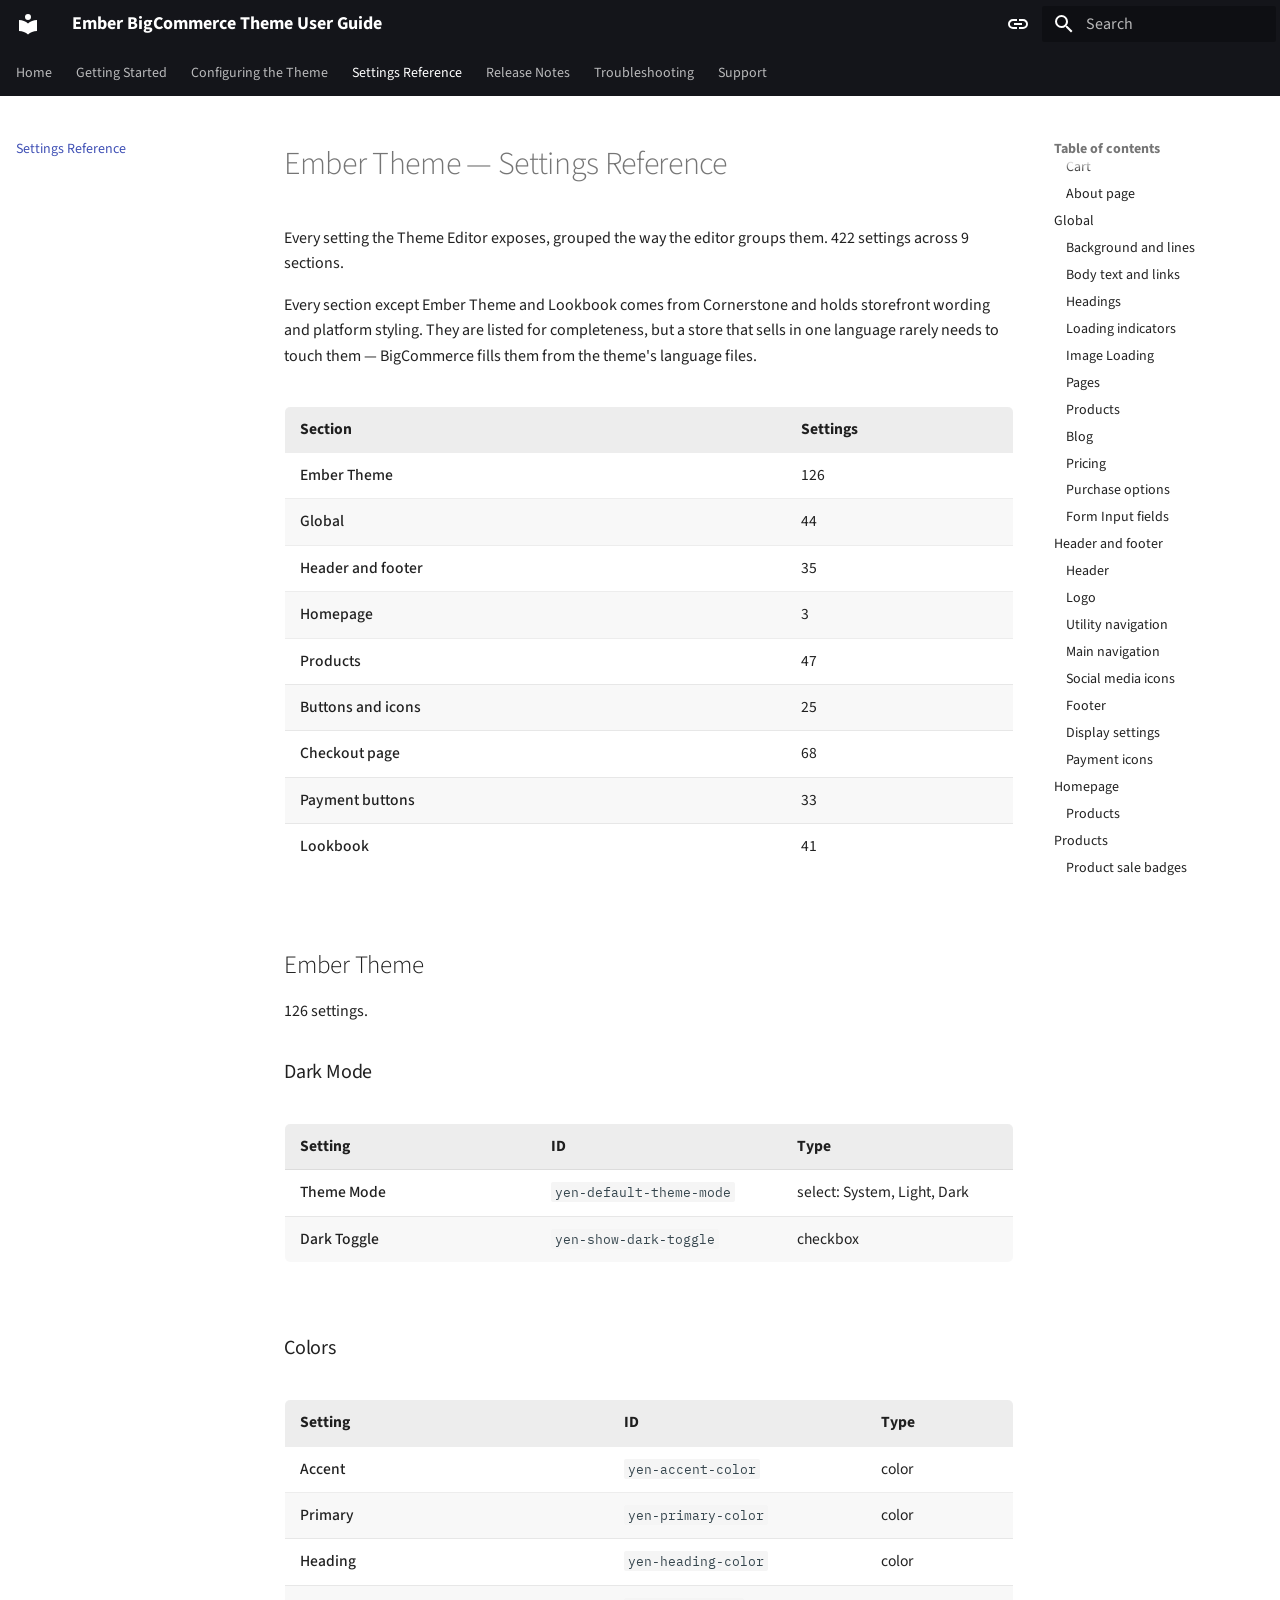
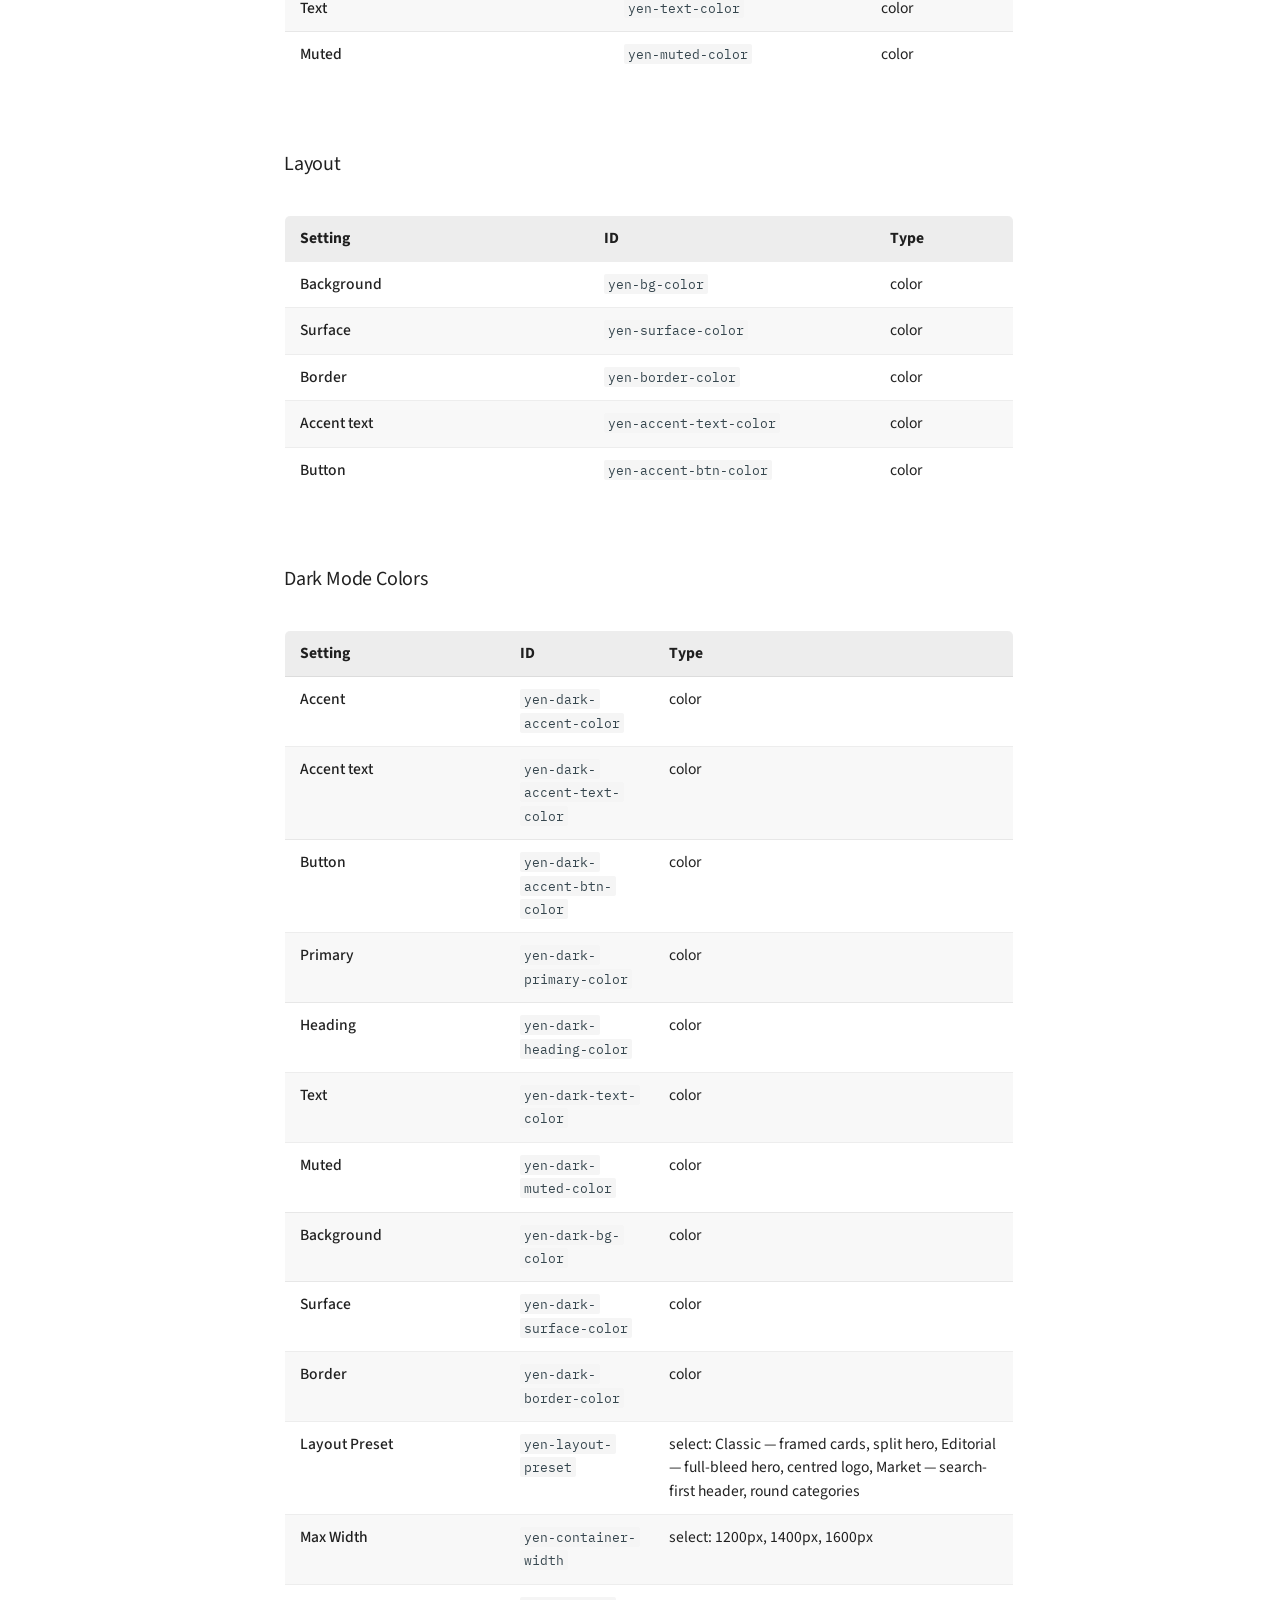
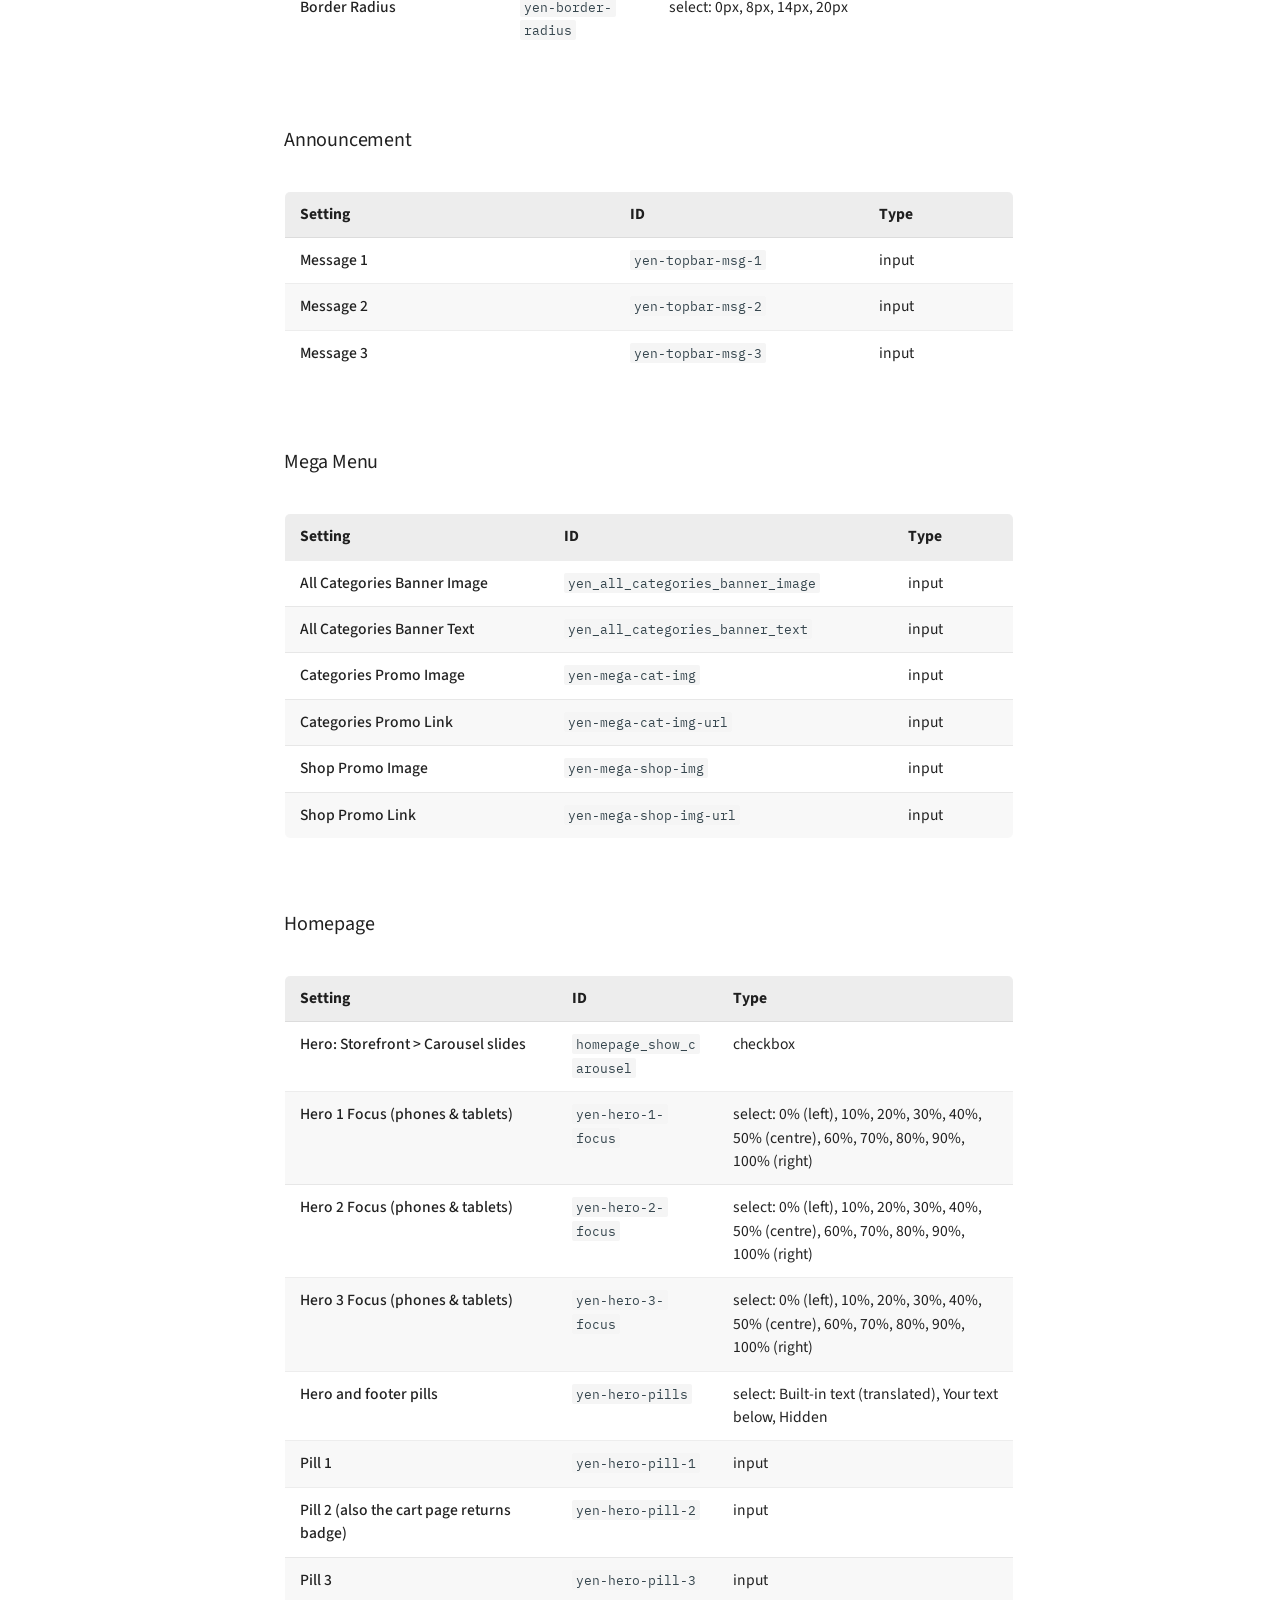
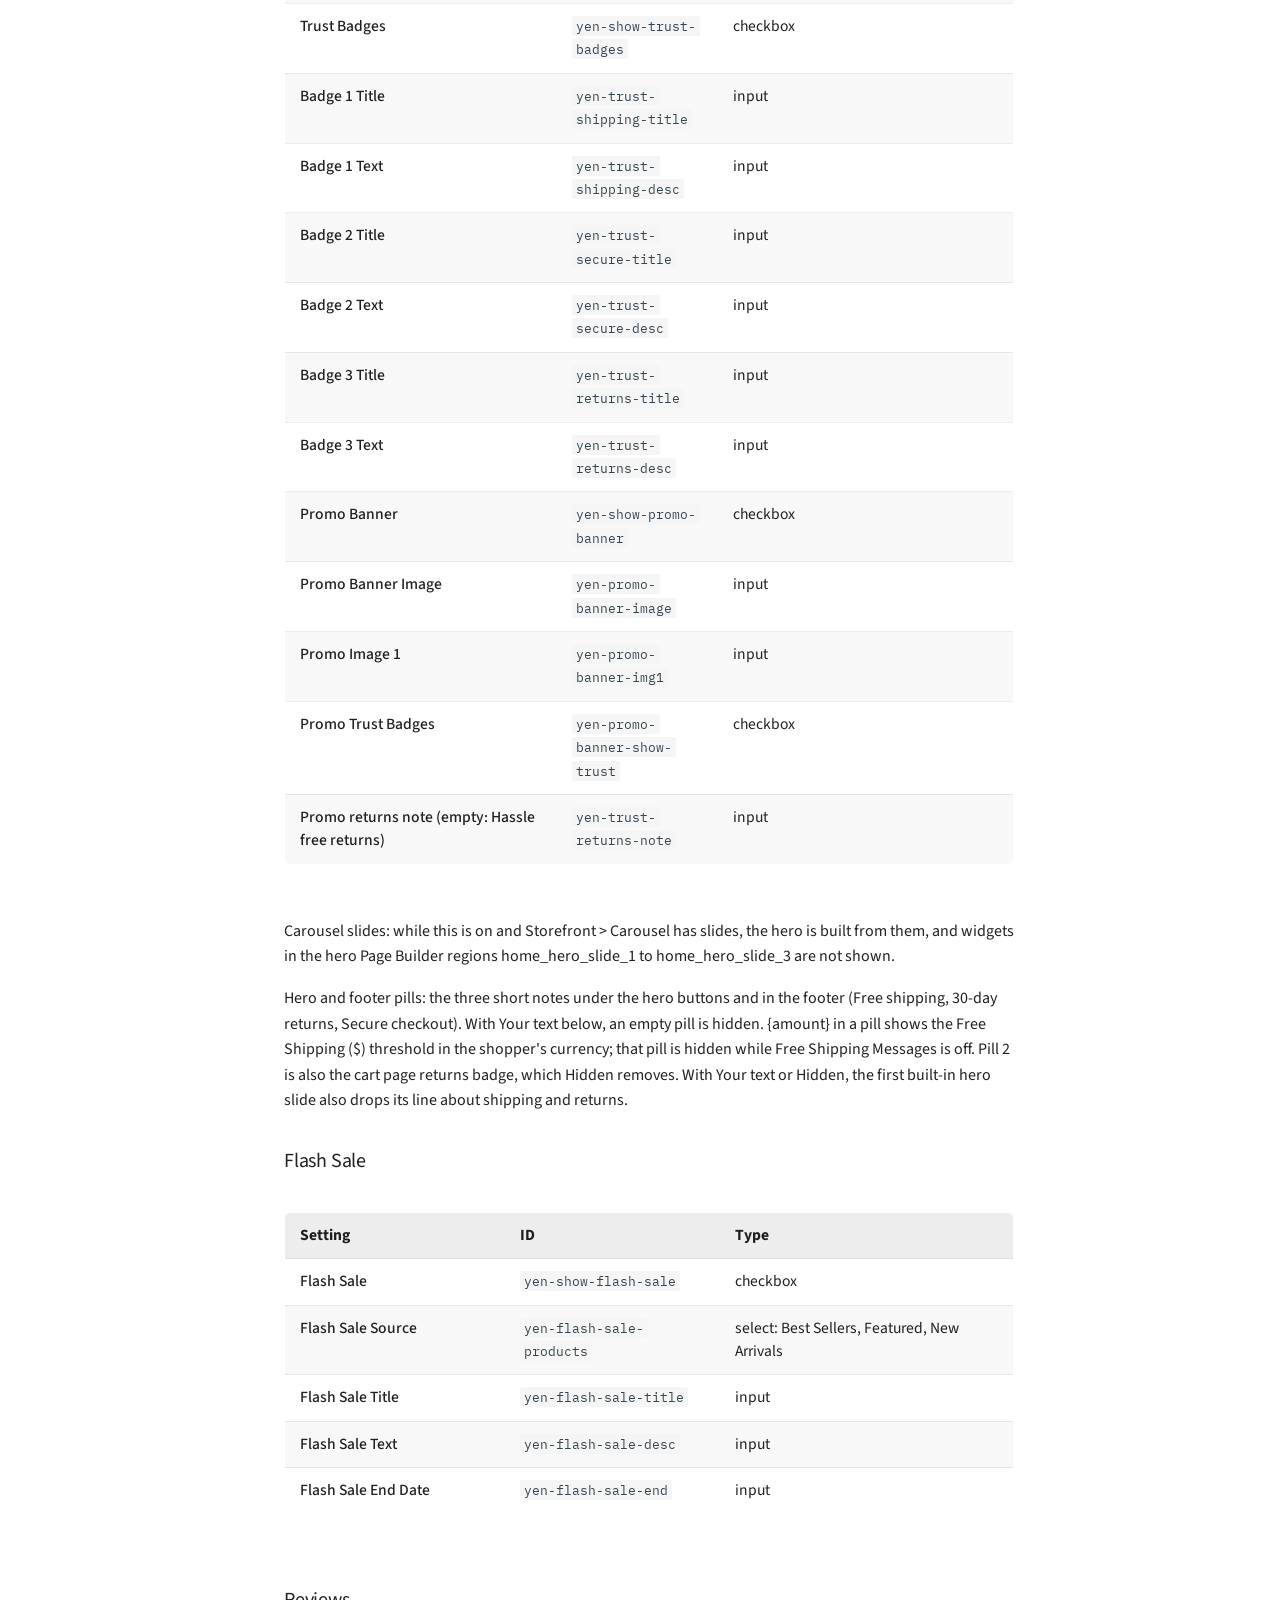
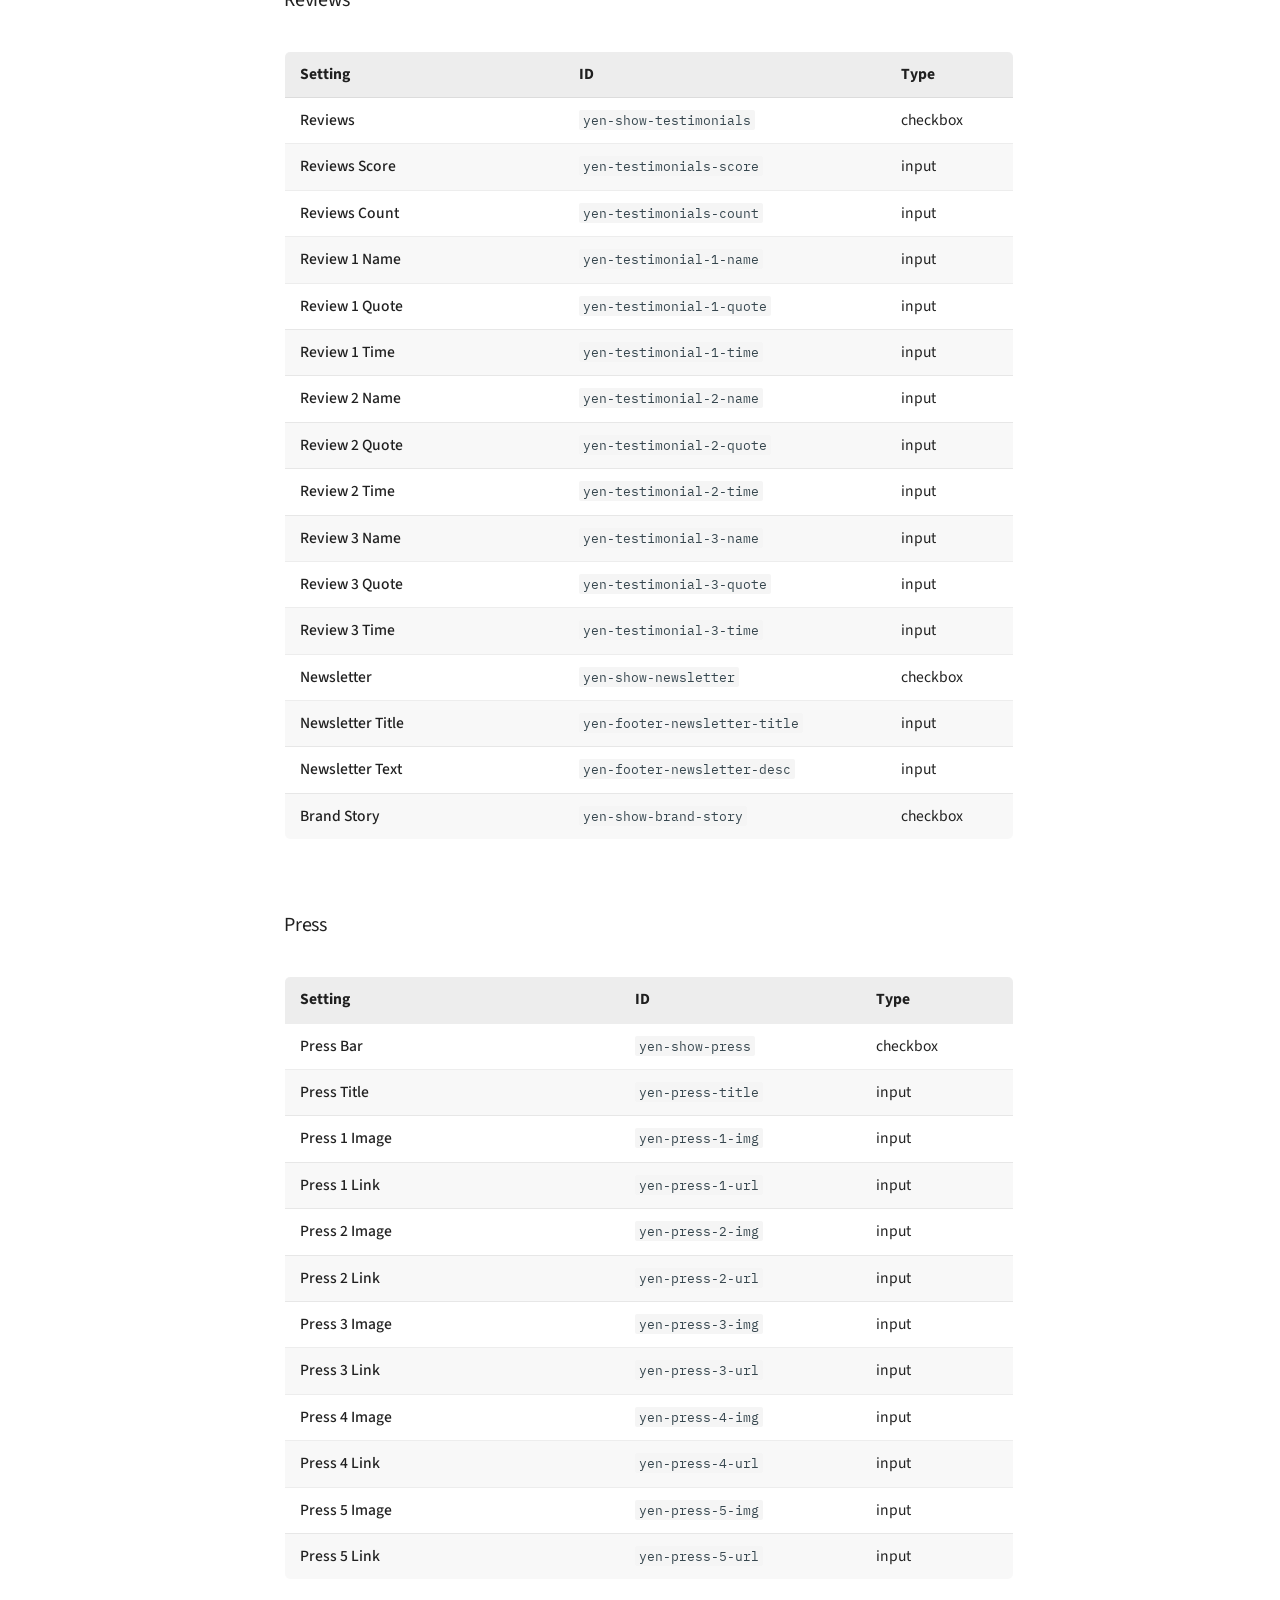
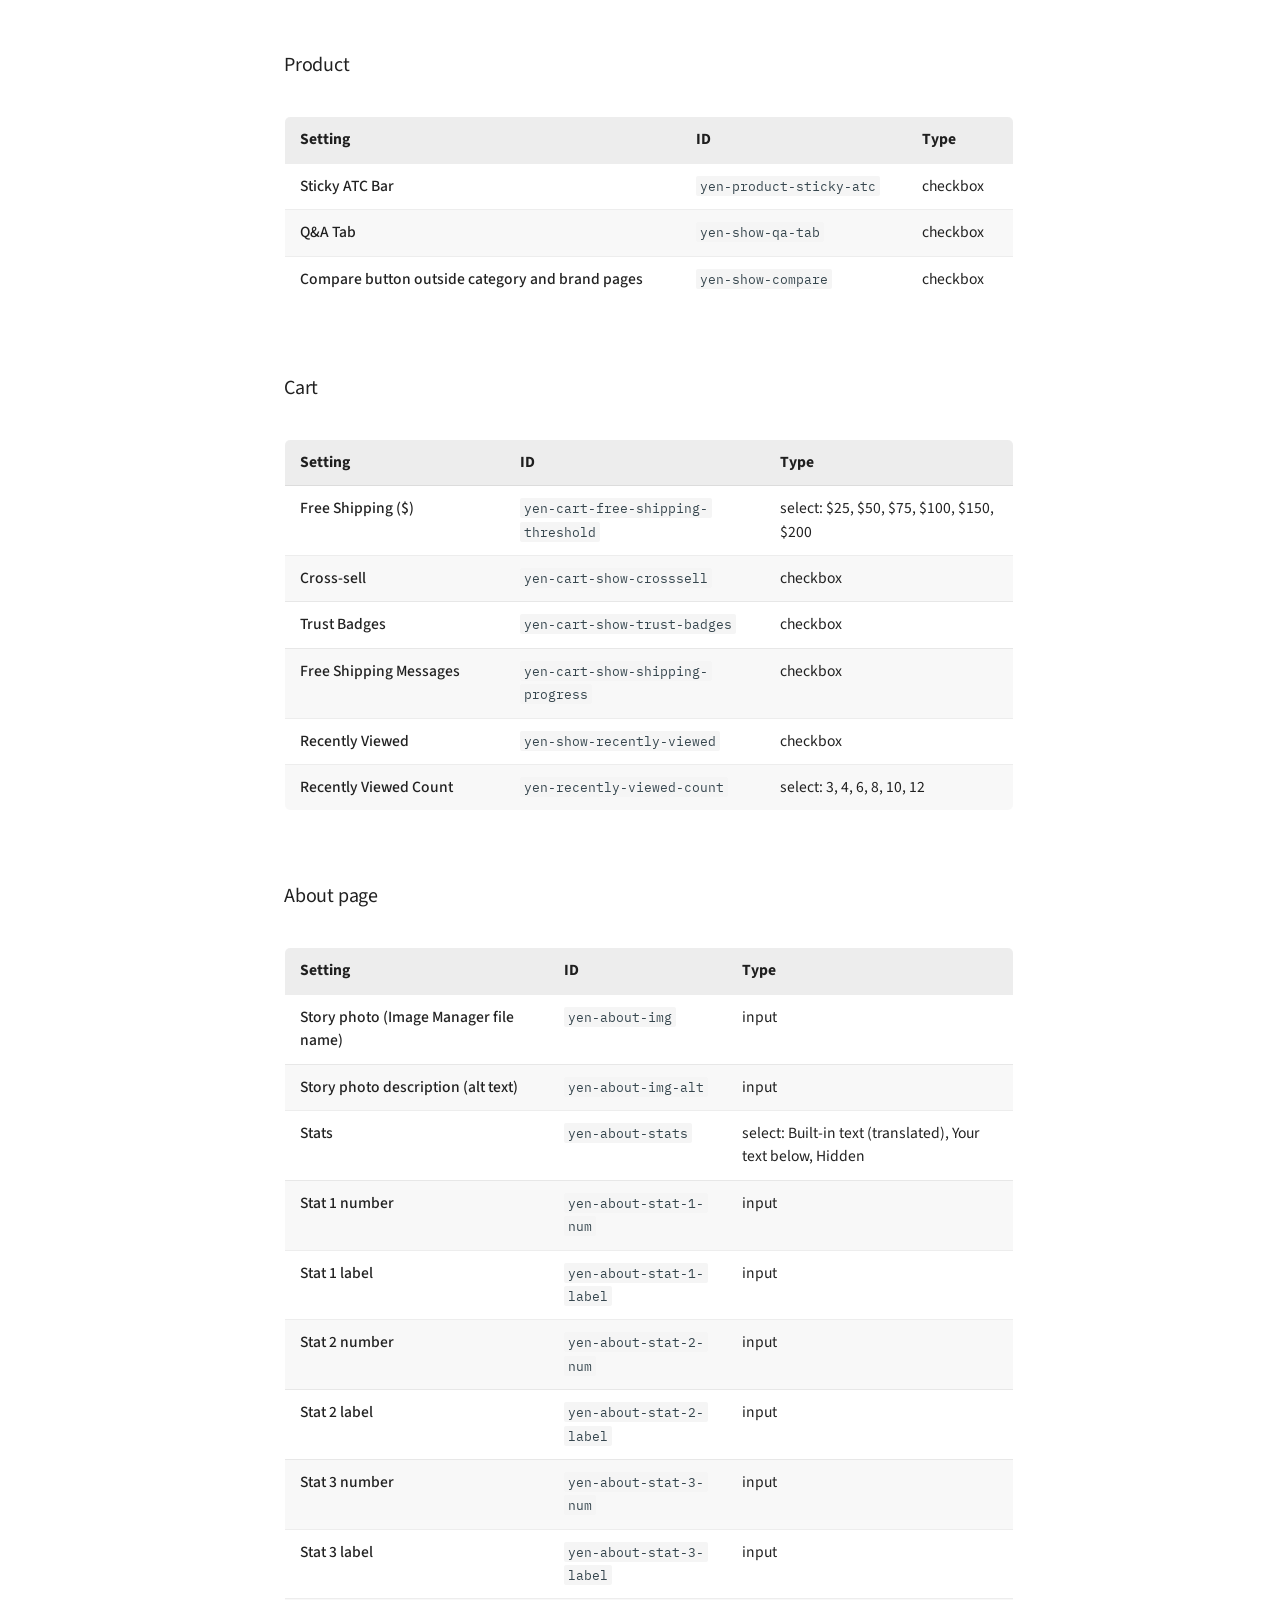
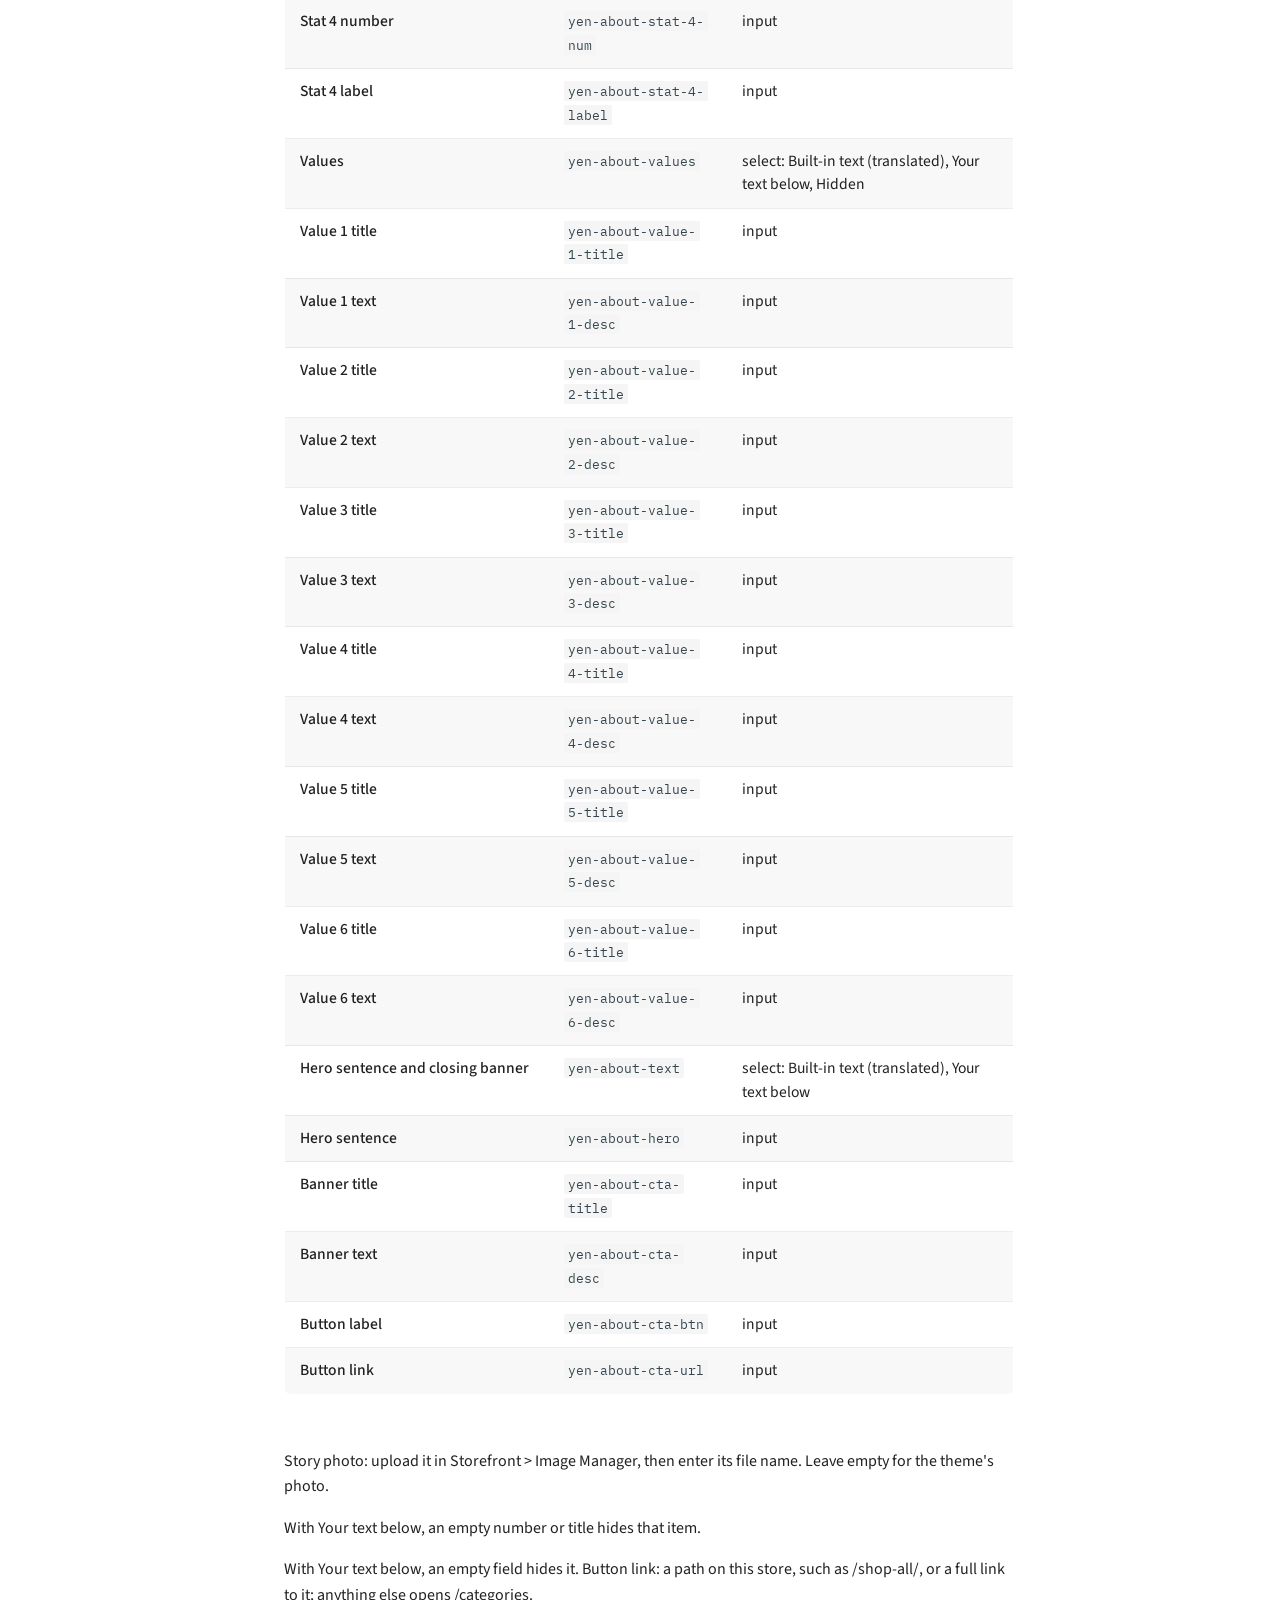
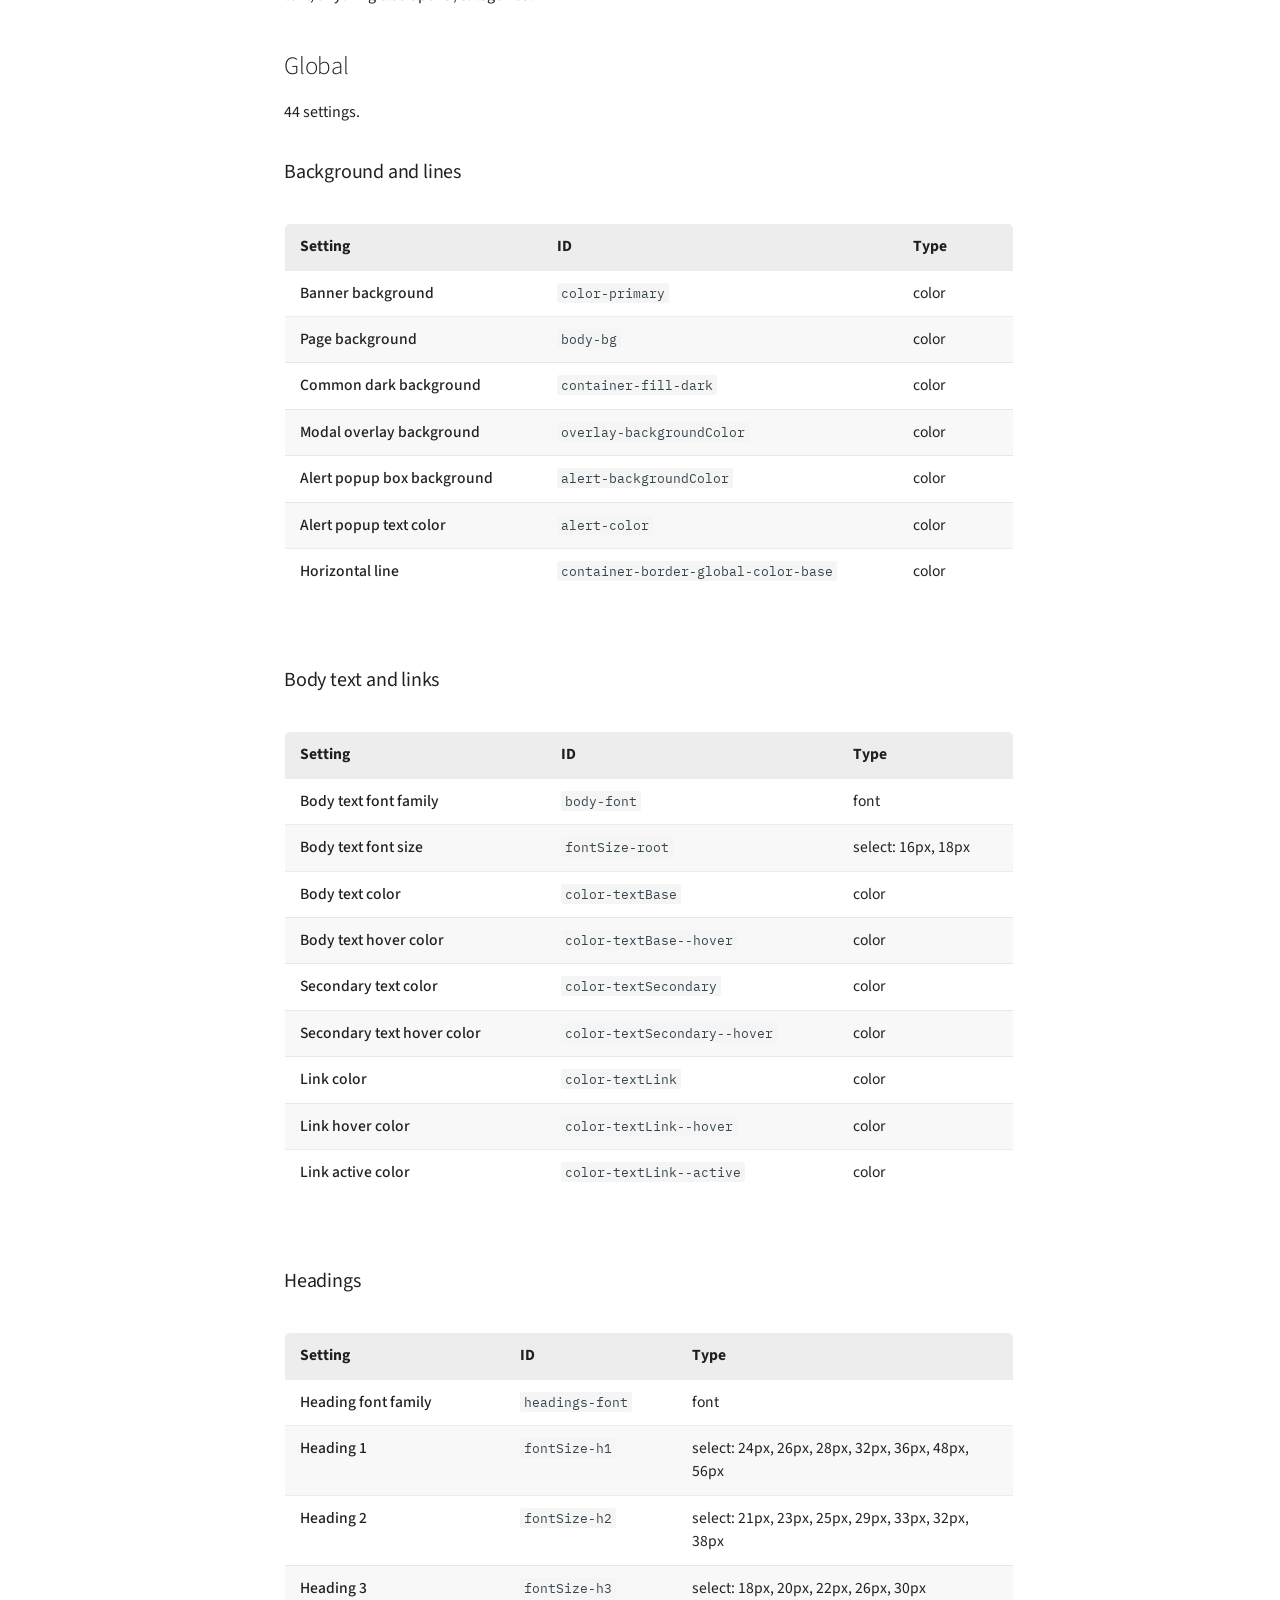
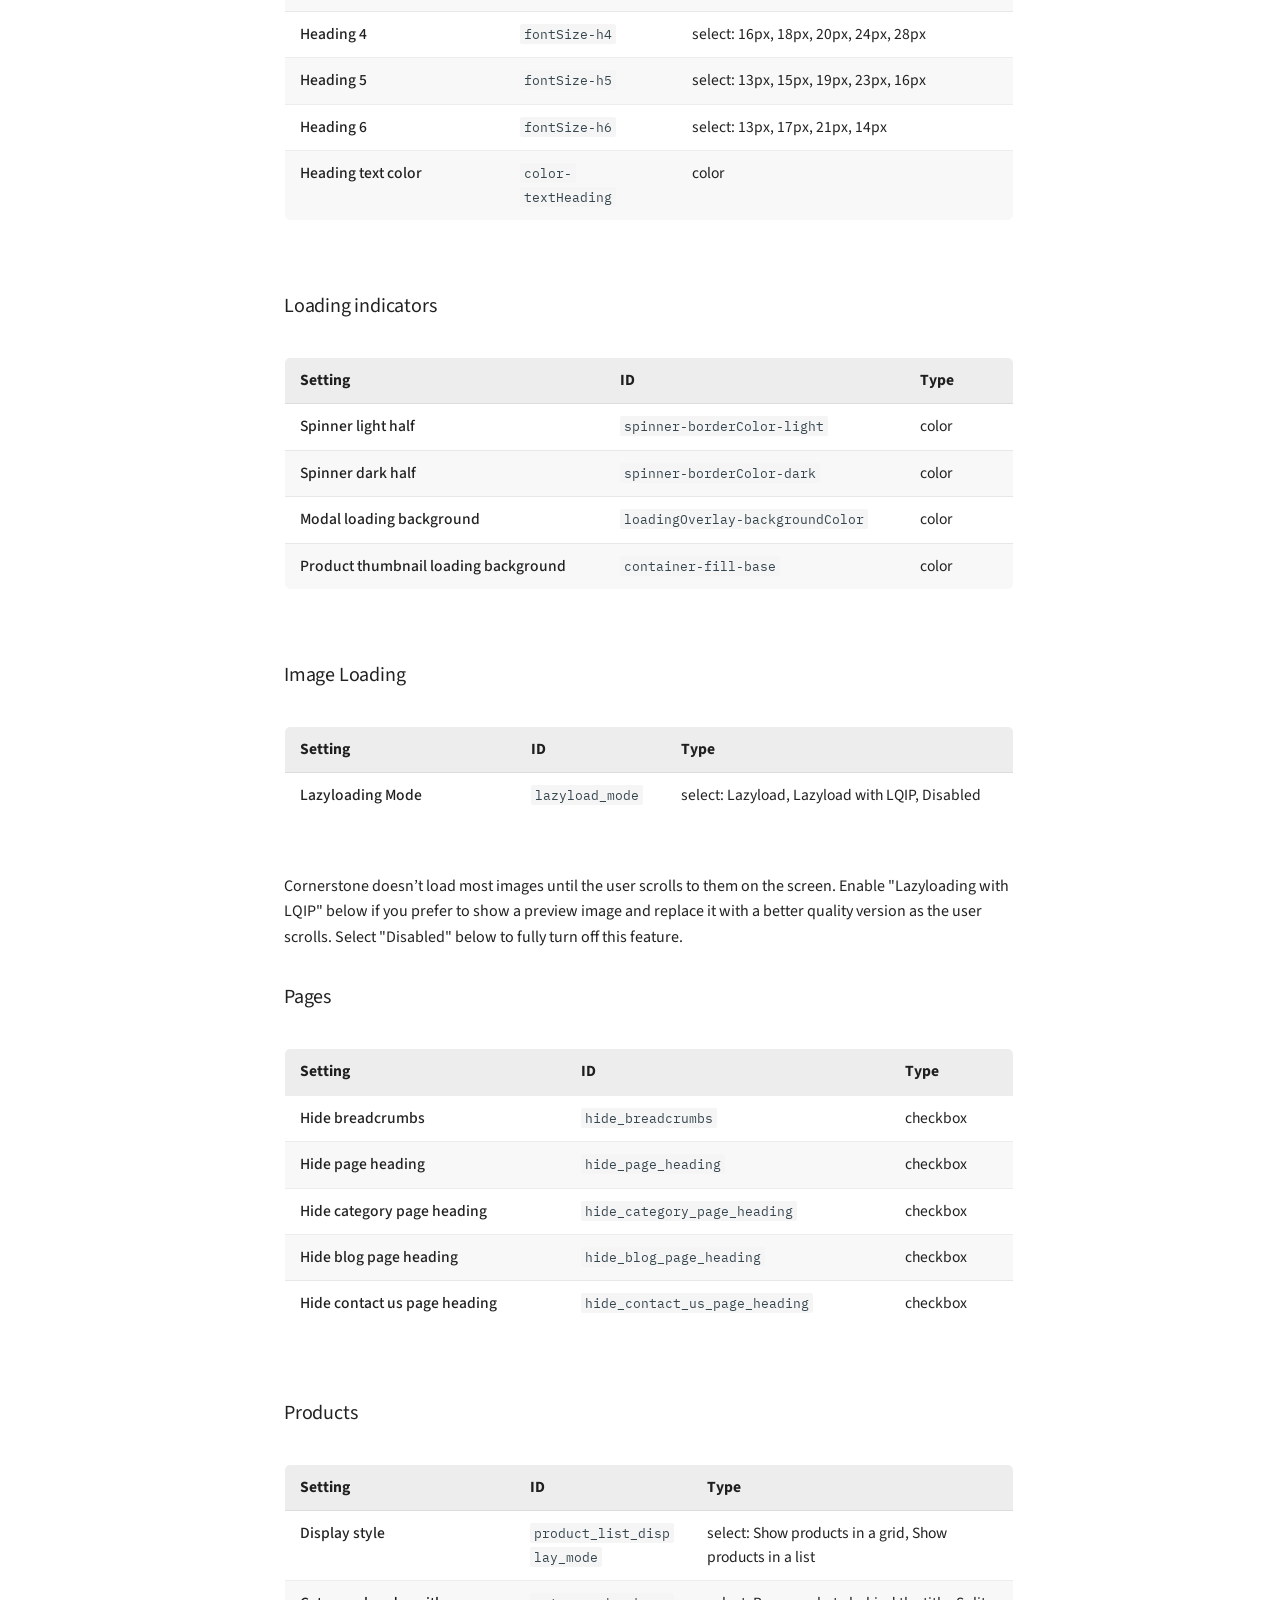
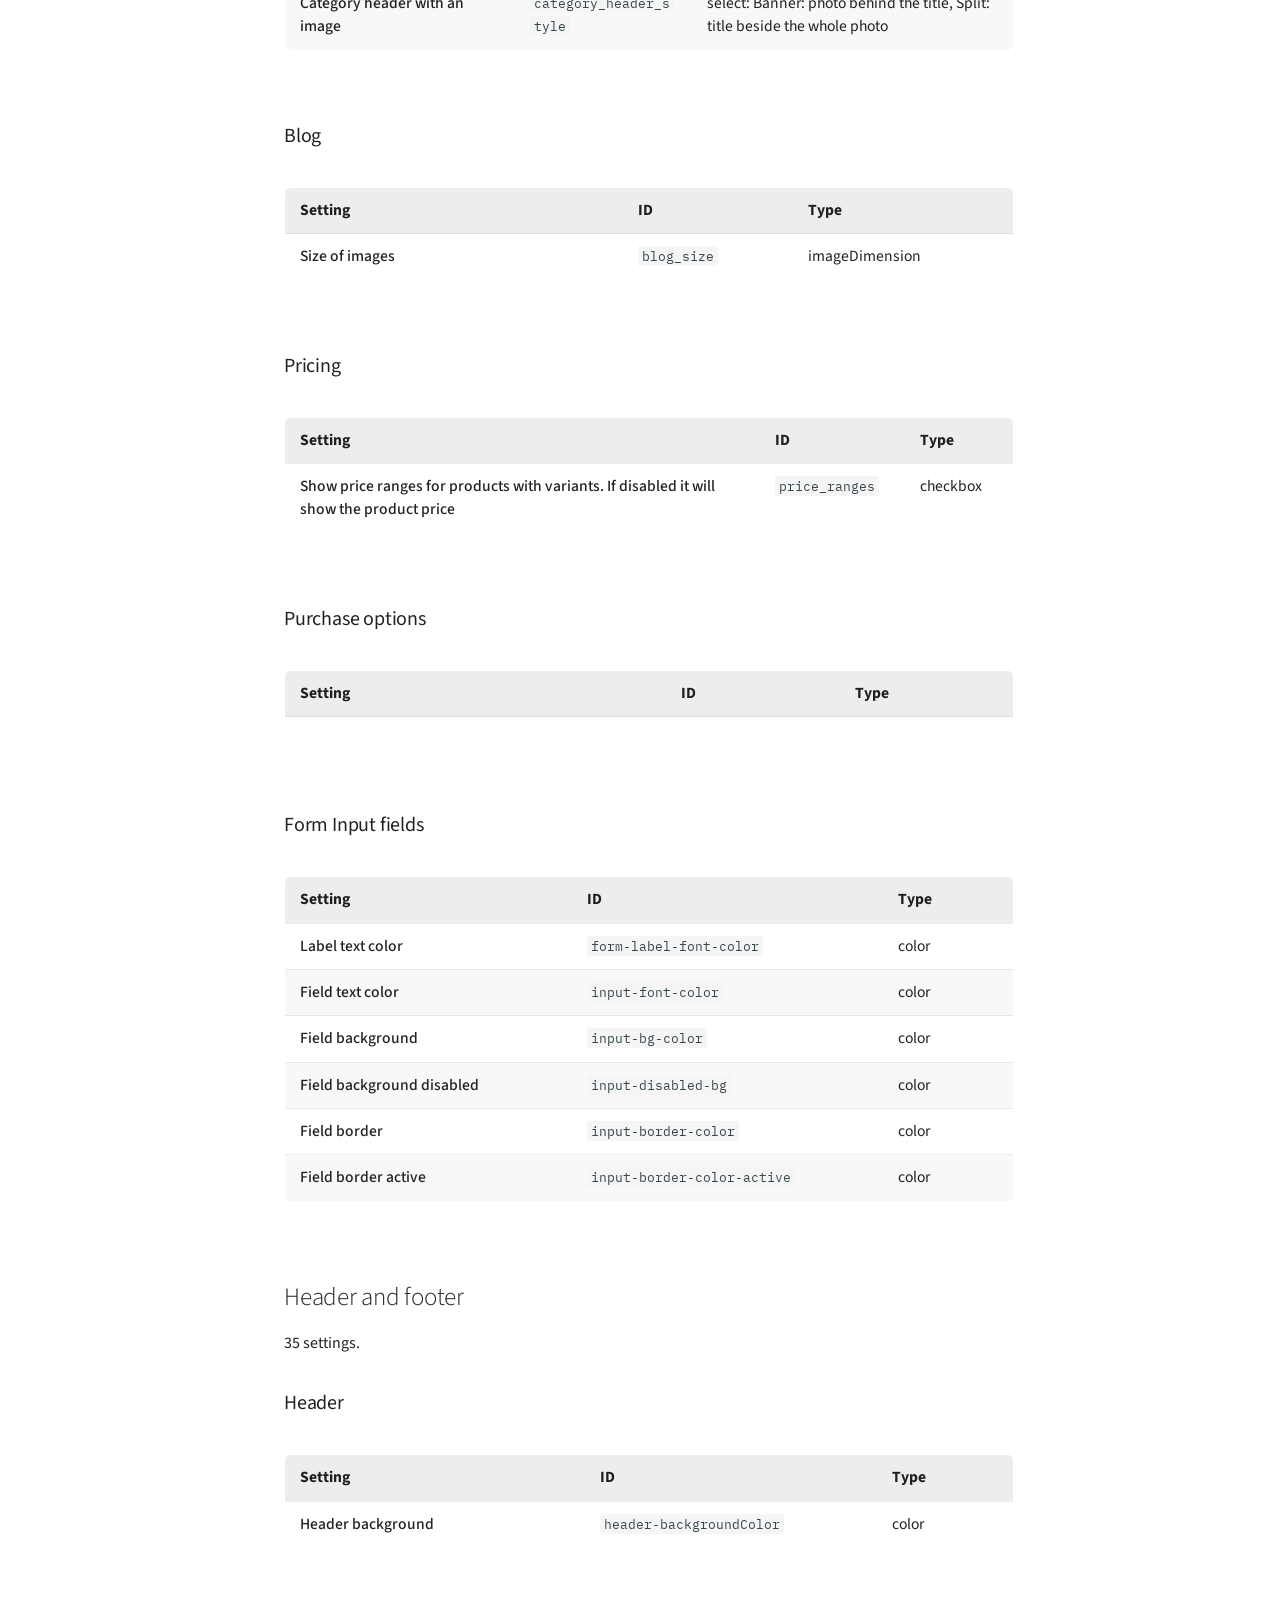
<file: settings-reference.html>
<!doctype html>
<html lang="en" class="no-js">
  <head>
    
      <meta charset="utf-8">
      <meta name="viewport" content="width=device-width,initial-scale=1">
      
        <meta name="description" content="Merchant guide for the Ember BigCommerce theme by PapaThemes — install it, pick a variation, configure the Theme Editor, and set up the Lookbook and Page Builder hero.">
      
      
        <meta name="author" content="PapaThemes">
      
      
        <link rel="canonical" href="https://tvlgiao.github.io/bc-ember-docs/settings-reference.html">
      
      
        <link rel="prev" href="usage/size-guide.html">
      
      
        <link rel="next" href="changelog.html">
      
      
      <link rel="icon" href="assets/images/favicon.png">
      <meta name="generator" content="mkdocs-1.6.1, mkdocs-material-9.5.49">
    
    
      
        <title>Settings Reference - Ember BigCommerce Theme User Guide</title>
      
    
    
      <link rel="stylesheet" href="assets/stylesheets/main.6f8fc17f.min.css">
      
        
        <link rel="stylesheet" href="assets/stylesheets/palette.06af60db.min.css">
      
      


    
    
      
    
    
      
        
        
        <link rel="preconnect" href="https://fonts.gstatic.com" crossorigin>
        <link rel="stylesheet" href="https://fonts.googleapis.com/css?family=Source+Sans+3:300,300i,400,400i,700,700i%7CIBM+Plex+Mono:400,400i,700,700i&display=fallback">
        <style>:root{--md-text-font:"Source Sans 3";--md-code-font:"IBM Plex Mono"}</style>
      
    
    
      <link rel="stylesheet" href="css/style.css">
    
    <script>__md_scope=new URL(".",location),__md_hash=e=>[...e].reduce(((e,_)=>(e<<5)-e+_.charCodeAt(0)),0),__md_get=(e,_=localStorage,t=__md_scope)=>JSON.parse(_.getItem(t.pathname+"."+e)),__md_set=(e,_,t=localStorage,a=__md_scope)=>{try{t.setItem(a.pathname+"."+e,JSON.stringify(_))}catch(e){}}</script>
    
      

    
    
    
  </head>
  
  
    
    
      
    
    
    
    
    <body dir="ltr" data-md-color-scheme="default" data-md-color-primary="black" data-md-color-accent="deep-orange">
  
    
    <input class="md-toggle" data-md-toggle="drawer" type="checkbox" id="__drawer" autocomplete="off">
    <input class="md-toggle" data-md-toggle="search" type="checkbox" id="__search" autocomplete="off">
    <label class="md-overlay" for="__drawer"></label>
    <div data-md-component="skip">
      
        
        <a href="#ember-theme-settings-reference" class="md-skip">
          Skip to content
        </a>
      
    </div>
    <div data-md-component="announce">
      
    </div>
    
    
      

<header class="md-header" data-md-component="header">
  <nav class="md-header__inner md-grid" aria-label="Header">
    <a href="index.html" title="Ember BigCommerce Theme User Guide" class="md-header__button md-logo" aria-label="Ember BigCommerce Theme User Guide" data-md-component="logo">
      
  
  <svg xmlns="http://www.w3.org/2000/svg" viewBox="0 0 24 24"><path d="M12 8a3 3 0 0 0 3-3 3 3 0 0 0-3-3 3 3 0 0 0-3 3 3 3 0 0 0 3 3m0 3.54C9.64 9.35 6.5 8 3 8v11c3.5 0 6.64 1.35 9 3.54 2.36-2.19 5.5-3.54 9-3.54V8c-3.5 0-6.64 1.35-9 3.54"/></svg>

    </a>
    <label class="md-header__button md-icon" for="__drawer">
      
      <svg xmlns="http://www.w3.org/2000/svg" viewBox="0 0 24 24"><path d="M3 6h18v2H3zm0 5h18v2H3zm0 5h18v2H3z"/></svg>
    </label>
    <div class="md-header__title" data-md-component="header-title">
      <div class="md-header__ellipsis">
        <div class="md-header__topic">
          <span class="md-ellipsis">
            Ember BigCommerce Theme User Guide
          </span>
        </div>
        <div class="md-header__topic" data-md-component="header-topic">
          <span class="md-ellipsis">
            
              Settings Reference
            
          </span>
        </div>
      </div>
    </div>
    
      
        <form class="md-header__option" data-md-component="palette">
  
    
    
    
    <input class="md-option" data-md-color-media="(prefers-color-scheme)" data-md-color-scheme="default" data-md-color-primary="black" data-md-color-accent="deep-orange"  aria-label="Switch to light mode"  type="radio" name="__palette" id="__palette_0">
    
      <label class="md-header__button md-icon" title="Switch to light mode" for="__palette_1" hidden>
        <svg xmlns="http://www.w3.org/2000/svg" viewBox="0 0 24 24"><path d="M3.9 12c0-1.71 1.39-3.1 3.1-3.1h4V7H7a5 5 0 0 0-5 5 5 5 0 0 0 5 5h4v-1.9H7c-1.71 0-3.1-1.39-3.1-3.1M8 13h8v-2H8zm9-6h-4v1.9h4c1.71 0 3.1 1.39 3.1 3.1s-1.39 3.1-3.1 3.1h-4V17h4a5 5 0 0 0 5-5 5 5 0 0 0-5-5"/></svg>
      </label>
    
  
    
    
    
    <input class="md-option" data-md-color-media="(prefers-color-scheme: light)" data-md-color-scheme="default" data-md-color-primary="black" data-md-color-accent="deep-orange"  aria-label="Switch to dark mode"  type="radio" name="__palette" id="__palette_1">
    
      <label class="md-header__button md-icon" title="Switch to dark mode" for="__palette_2" hidden>
        <svg xmlns="http://www.w3.org/2000/svg" viewBox="0 0 24 24"><path d="M17 7H7a5 5 0 0 0-5 5 5 5 0 0 0 5 5h10a5 5 0 0 0 5-5 5 5 0 0 0-5-5m0 8a3 3 0 0 1-3-3 3 3 0 0 1 3-3 3 3 0 0 1 3 3 3 3 0 0 1-3 3"/></svg>
      </label>
    
  
    
    
    
    <input class="md-option" data-md-color-media="(prefers-color-scheme: dark)" data-md-color-scheme="slate" data-md-color-primary="black" data-md-color-accent="deep-orange"  aria-label="Switch to system preference"  type="radio" name="__palette" id="__palette_2">
    
      <label class="md-header__button md-icon" title="Switch to system preference" for="__palette_0" hidden>
        <svg xmlns="http://www.w3.org/2000/svg" viewBox="0 0 24 24"><path d="M17 7H7a5 5 0 0 0-5 5 5 5 0 0 0 5 5h10a5 5 0 0 0 5-5 5 5 0 0 0-5-5M7 15a3 3 0 0 1-3-3 3 3 0 0 1 3-3 3 3 0 0 1 3 3 3 3 0 0 1-3 3"/></svg>
      </label>
    
  
</form>
      
    
    
      <script>var palette=__md_get("__palette");if(palette&&palette.color){if("(prefers-color-scheme)"===palette.color.media){var media=matchMedia("(prefers-color-scheme: light)"),input=document.querySelector(media.matches?"[data-md-color-media='(prefers-color-scheme: light)']":"[data-md-color-media='(prefers-color-scheme: dark)']");palette.color.media=input.getAttribute("data-md-color-media"),palette.color.scheme=input.getAttribute("data-md-color-scheme"),palette.color.primary=input.getAttribute("data-md-color-primary"),palette.color.accent=input.getAttribute("data-md-color-accent")}for(var[key,value]of Object.entries(palette.color))document.body.setAttribute("data-md-color-"+key,value)}</script>
    
    
    
      <label class="md-header__button md-icon" for="__search">
        
        <svg xmlns="http://www.w3.org/2000/svg" viewBox="0 0 24 24"><path d="M9.5 3A6.5 6.5 0 0 1 16 9.5c0 1.61-.59 3.09-1.56 4.23l.27.27h.79l5 5-1.5 1.5-5-5v-.79l-.27-.27A6.52 6.52 0 0 1 9.5 16 6.5 6.5 0 0 1 3 9.5 6.5 6.5 0 0 1 9.5 3m0 2C7 5 5 7 5 9.5S7 14 9.5 14 14 12 14 9.5 12 5 9.5 5"/></svg>
      </label>
      <div class="md-search" data-md-component="search" role="dialog">
  <label class="md-search__overlay" for="__search"></label>
  <div class="md-search__inner" role="search">
    <form class="md-search__form" name="search">
      <input type="text" class="md-search__input" name="query" aria-label="Search" placeholder="Search" autocapitalize="off" autocorrect="off" autocomplete="off" spellcheck="false" data-md-component="search-query" required>
      <label class="md-search__icon md-icon" for="__search">
        
        <svg xmlns="http://www.w3.org/2000/svg" viewBox="0 0 24 24"><path d="M9.5 3A6.5 6.5 0 0 1 16 9.5c0 1.61-.59 3.09-1.56 4.23l.27.27h.79l5 5-1.5 1.5-5-5v-.79l-.27-.27A6.52 6.52 0 0 1 9.5 16 6.5 6.5 0 0 1 3 9.5 6.5 6.5 0 0 1 9.5 3m0 2C7 5 5 7 5 9.5S7 14 9.5 14 14 12 14 9.5 12 5 9.5 5"/></svg>
        
        <svg xmlns="http://www.w3.org/2000/svg" viewBox="0 0 24 24"><path d="M20 11v2H8l5.5 5.5-1.42 1.42L4.16 12l7.92-7.92L13.5 5.5 8 11z"/></svg>
      </label>
      <nav class="md-search__options" aria-label="Search">
        
          <a href="javascript:void(0)" class="md-search__icon md-icon" title="Share" aria-label="Share" data-clipboard data-clipboard-text="" data-md-component="search-share" tabindex="-1">
            
            <svg xmlns="http://www.w3.org/2000/svg" viewBox="0 0 24 24"><path d="M18 16.08c-.76 0-1.44.3-1.96.77L8.91 12.7c.05-.23.09-.46.09-.7s-.04-.47-.09-.7l7.05-4.11c.54.5 1.25.81 2.04.81a3 3 0 0 0 3-3 3 3 0 0 0-3-3 3 3 0 0 0-3 3c0 .24.04.47.09.7L8.04 9.81C7.5 9.31 6.79 9 6 9a3 3 0 0 0-3 3 3 3 0 0 0 3 3c.79 0 1.5-.31 2.04-.81l7.12 4.15c-.05.21-.08.43-.08.66 0 1.61 1.31 2.91 2.92 2.91s2.92-1.3 2.92-2.91A2.92 2.92 0 0 0 18 16.08"/></svg>
          </a>
        
        <button type="reset" class="md-search__icon md-icon" title="Clear" aria-label="Clear" tabindex="-1">
          
          <svg xmlns="http://www.w3.org/2000/svg" viewBox="0 0 24 24"><path d="M19 6.41 17.59 5 12 10.59 6.41 5 5 6.41 10.59 12 5 17.59 6.41 19 12 13.41 17.59 19 19 17.59 13.41 12z"/></svg>
        </button>
      </nav>
      
        <div class="md-search__suggest" data-md-component="search-suggest"></div>
      
    </form>
    <div class="md-search__output">
      <div class="md-search__scrollwrap" tabindex="0" data-md-scrollfix>
        <div class="md-search-result" data-md-component="search-result">
          <div class="md-search-result__meta">
            Initializing search
          </div>
          <ol class="md-search-result__list" role="presentation"></ol>
        </div>
      </div>
    </div>
  </div>
</div>
    
    
  </nav>
  
</header>
    
    <div class="md-container" data-md-component="container">
      
      
        
          
            
<nav class="md-tabs" aria-label="Tabs" data-md-component="tabs">
  <div class="md-grid">
    <ul class="md-tabs__list">
      
        
  
  
  
    <li class="md-tabs__item">
      <a href="index.html" class="md-tabs__link">
        
  
    
  
  Home

      </a>
    </li>
  

      
        
  
  
  
    
    
      <li class="md-tabs__item">
        <a href="usage/install.html" class="md-tabs__link">
          
  
    
  
  Getting Started

        </a>
      </li>
    
  

      
        
  
  
  
    
    
      <li class="md-tabs__item">
        <a href="usage/theme-editor.html" class="md-tabs__link">
          
  
    
  
  Configuring the Theme

        </a>
      </li>
    
  

      
        
  
  
    
  
  
    <li class="md-tabs__item md-tabs__item--active">
      <a href="settings-reference.html" class="md-tabs__link">
        
  
    
  
  Settings Reference

      </a>
    </li>
  

      
        
  
  
  
    <li class="md-tabs__item">
      <a href="changelog.html" class="md-tabs__link">
        
  
    
  
  Release Notes

      </a>
    </li>
  

      
        
  
  
  
    <li class="md-tabs__item">
      <a href="troubleshooting.html" class="md-tabs__link">
        
  
    
  
  Troubleshooting

      </a>
    </li>
  

      
        
  
  
  
    <li class="md-tabs__item">
      <a href="support.html" class="md-tabs__link">
        
  
    
  
  Support

      </a>
    </li>
  

      
    </ul>
  </div>
</nav>
          
        
      
      <main class="md-main" data-md-component="main">
        <div class="md-main__inner md-grid">
          
            
              
              <div class="md-sidebar md-sidebar--primary" data-md-component="sidebar" data-md-type="navigation" >
                <div class="md-sidebar__scrollwrap">
                  <div class="md-sidebar__inner">
                    


  


<nav class="md-nav md-nav--primary md-nav--lifted" aria-label="Navigation" data-md-level="0">
  <label class="md-nav__title" for="__drawer">
    <a href="index.html" title="Ember BigCommerce Theme User Guide" class="md-nav__button md-logo" aria-label="Ember BigCommerce Theme User Guide" data-md-component="logo">
      
  
  <svg xmlns="http://www.w3.org/2000/svg" viewBox="0 0 24 24"><path d="M12 8a3 3 0 0 0 3-3 3 3 0 0 0-3-3 3 3 0 0 0-3 3 3 3 0 0 0 3 3m0 3.54C9.64 9.35 6.5 8 3 8v11c3.5 0 6.64 1.35 9 3.54 2.36-2.19 5.5-3.54 9-3.54V8c-3.5 0-6.64 1.35-9 3.54"/></svg>

    </a>
    Ember BigCommerce Theme User Guide
  </label>
  
  <ul class="md-nav__list" data-md-scrollfix>
    
      
      
  
  
  
  
    <li class="md-nav__item">
      <a href="index.html" class="md-nav__link">
        
  
  <span class="md-ellipsis">
    Home
  </span>
  

      </a>
    </li>
  

    
      
      
  
  
  
  
    
    
      
        
      
        
      
    
    
      
      
        
      
    
    
    <li class="md-nav__item md-nav__item--nested">
      
        
        
        <input class="md-nav__toggle md-toggle " type="checkbox" id="__nav_2" >
        
          
          <label class="md-nav__link" for="__nav_2" id="__nav_2_label" tabindex="0">
            
  
  <span class="md-ellipsis">
    Getting Started
  </span>
  

            <span class="md-nav__icon md-icon"></span>
          </label>
        
        <nav class="md-nav" data-md-level="1" aria-labelledby="__nav_2_label" aria-expanded="false">
          <label class="md-nav__title" for="__nav_2">
            <span class="md-nav__icon md-icon"></span>
            Getting Started
          </label>
          <ul class="md-nav__list" data-md-scrollfix>
            
              
                
  
  
  
  
    <li class="md-nav__item">
      <a href="usage/install.html" class="md-nav__link">
        
  
  <span class="md-ellipsis">
    Installing
  </span>
  

      </a>
    </li>
  

              
            
              
                
  
  
  
  
    <li class="md-nav__item">
      <a href="usage/choose-variation.html" class="md-nav__link">
        
  
  <span class="md-ellipsis">
    Choosing a variation
  </span>
  

      </a>
    </li>
  

              
            
          </ul>
        </nav>
      
    </li>
  

    
      
      
  
  
  
  
    
    
      
        
      
        
      
        
      
        
      
        
      
        
      
        
      
    
    
      
      
        
      
    
    
    <li class="md-nav__item md-nav__item--nested">
      
        
        
        <input class="md-nav__toggle md-toggle " type="checkbox" id="__nav_3" >
        
          
          <label class="md-nav__link" for="__nav_3" id="__nav_3_label" tabindex="0">
            
  
  <span class="md-ellipsis">
    Configuring the Theme
  </span>
  

            <span class="md-nav__icon md-icon"></span>
          </label>
        
        <nav class="md-nav" data-md-level="1" aria-labelledby="__nav_3_label" aria-expanded="false">
          <label class="md-nav__title" for="__nav_3">
            <span class="md-nav__icon md-icon"></span>
            Configuring the Theme
          </label>
          <ul class="md-nav__list" data-md-scrollfix>
            
              
                
  
  
  
  
    <li class="md-nav__item">
      <a href="usage/theme-editor.html" class="md-nav__link">
        
  
  <span class="md-ellipsis">
    The Theme Editor, section by section
  </span>
  

      </a>
    </li>
  

              
            
              
                
  
  
  
  
    <li class="md-nav__item">
      <a href="usage/lookbook.html" class="md-nav__link">
        
  
  <span class="md-ellipsis">
    The Lookbook
  </span>
  

      </a>
    </li>
  

              
            
              
                
  
  
  
  
    <li class="md-nav__item">
      <a href="usage/page-templates.html" class="md-nav__link">
        
  
  <span class="md-ellipsis">
    The other page templates
  </span>
  

      </a>
    </li>
  

              
            
              
                
  
  
  
  
    <li class="md-nav__item">
      <a href="usage/page-builder.html" class="md-nav__link">
        
  
  <span class="md-ellipsis">
    Page Builder
  </span>
  

      </a>
    </li>
  

              
            
              
                
  
  
  
  
    <li class="md-nav__item">
      <a href="usage/featured-promotions.html" class="md-nav__link">
        
  
  <span class="md-ellipsis">
    Featured Promotions
  </span>
  

      </a>
    </li>
  

              
            
              
                
  
  
  
  
    <li class="md-nav__item">
      <a href="usage/backorders.html" class="md-nav__link">
        
  
  <span class="md-ellipsis">
    Backorders
  </span>
  

      </a>
    </li>
  

              
            
              
                
  
  
  
  
    <li class="md-nav__item">
      <a href="usage/size-guide.html" class="md-nav__link">
        
  
  <span class="md-ellipsis">
    Size Guide
  </span>
  

      </a>
    </li>
  

              
            
          </ul>
        </nav>
      
    </li>
  

    
      
      
  
  
    
  
  
  
    <li class="md-nav__item md-nav__item--active">
      
      <input class="md-nav__toggle md-toggle" type="checkbox" id="__toc">
      
      
        
      
      
        <label class="md-nav__link md-nav__link--active" for="__toc">
          
  
  <span class="md-ellipsis">
    Settings Reference
  </span>
  

          <span class="md-nav__icon md-icon"></span>
        </label>
      
      <a href="settings-reference.html" class="md-nav__link md-nav__link--active">
        
  
  <span class="md-ellipsis">
    Settings Reference
  </span>
  

      </a>
      
        

<nav class="md-nav md-nav--secondary" aria-label="Table of contents">
  
  
  
    
  
  
    <label class="md-nav__title" for="__toc">
      <span class="md-nav__icon md-icon"></span>
      Table of contents
    </label>
    <ul class="md-nav__list" data-md-component="toc" data-md-scrollfix>
      
        <li class="md-nav__item">
  <a href="#ember-theme" class="md-nav__link">
    <span class="md-ellipsis">
      Ember Theme
    </span>
  </a>
  
    <nav class="md-nav" aria-label="Ember Theme">
      <ul class="md-nav__list">
        
          <li class="md-nav__item">
  <a href="#dark-mode" class="md-nav__link">
    <span class="md-ellipsis">
      Dark Mode
    </span>
  </a>
  
</li>
        
          <li class="md-nav__item">
  <a href="#colors" class="md-nav__link">
    <span class="md-ellipsis">
      Colors
    </span>
  </a>
  
</li>
        
          <li class="md-nav__item">
  <a href="#layout" class="md-nav__link">
    <span class="md-ellipsis">
      Layout
    </span>
  </a>
  
</li>
        
          <li class="md-nav__item">
  <a href="#dark-mode-colors" class="md-nav__link">
    <span class="md-ellipsis">
      Dark Mode Colors
    </span>
  </a>
  
</li>
        
          <li class="md-nav__item">
  <a href="#announcement" class="md-nav__link">
    <span class="md-ellipsis">
      Announcement
    </span>
  </a>
  
</li>
        
          <li class="md-nav__item">
  <a href="#mega-menu" class="md-nav__link">
    <span class="md-ellipsis">
      Mega Menu
    </span>
  </a>
  
</li>
        
          <li class="md-nav__item">
  <a href="#homepage" class="md-nav__link">
    <span class="md-ellipsis">
      Homepage
    </span>
  </a>
  
</li>
        
          <li class="md-nav__item">
  <a href="#flash-sale" class="md-nav__link">
    <span class="md-ellipsis">
      Flash Sale
    </span>
  </a>
  
</li>
        
          <li class="md-nav__item">
  <a href="#reviews" class="md-nav__link">
    <span class="md-ellipsis">
      Reviews
    </span>
  </a>
  
</li>
        
          <li class="md-nav__item">
  <a href="#press" class="md-nav__link">
    <span class="md-ellipsis">
      Press
    </span>
  </a>
  
</li>
        
          <li class="md-nav__item">
  <a href="#product" class="md-nav__link">
    <span class="md-ellipsis">
      Product
    </span>
  </a>
  
</li>
        
          <li class="md-nav__item">
  <a href="#cart" class="md-nav__link">
    <span class="md-ellipsis">
      Cart
    </span>
  </a>
  
</li>
        
          <li class="md-nav__item">
  <a href="#about-page" class="md-nav__link">
    <span class="md-ellipsis">
      About page
    </span>
  </a>
  
</li>
        
      </ul>
    </nav>
  
</li>
      
        <li class="md-nav__item">
  <a href="#global" class="md-nav__link">
    <span class="md-ellipsis">
      Global
    </span>
  </a>
  
    <nav class="md-nav" aria-label="Global">
      <ul class="md-nav__list">
        
          <li class="md-nav__item">
  <a href="#background-and-lines" class="md-nav__link">
    <span class="md-ellipsis">
      Background and lines
    </span>
  </a>
  
</li>
        
          <li class="md-nav__item">
  <a href="#body-text-and-links" class="md-nav__link">
    <span class="md-ellipsis">
      Body text and links
    </span>
  </a>
  
</li>
        
          <li class="md-nav__item">
  <a href="#headings" class="md-nav__link">
    <span class="md-ellipsis">
      Headings
    </span>
  </a>
  
</li>
        
          <li class="md-nav__item">
  <a href="#loading-indicators" class="md-nav__link">
    <span class="md-ellipsis">
      Loading indicators
    </span>
  </a>
  
</li>
        
          <li class="md-nav__item">
  <a href="#image-loading" class="md-nav__link">
    <span class="md-ellipsis">
      Image Loading
    </span>
  </a>
  
</li>
        
          <li class="md-nav__item">
  <a href="#pages" class="md-nav__link">
    <span class="md-ellipsis">
      Pages
    </span>
  </a>
  
</li>
        
          <li class="md-nav__item">
  <a href="#products" class="md-nav__link">
    <span class="md-ellipsis">
      Products
    </span>
  </a>
  
</li>
        
          <li class="md-nav__item">
  <a href="#blog" class="md-nav__link">
    <span class="md-ellipsis">
      Blog
    </span>
  </a>
  
</li>
        
          <li class="md-nav__item">
  <a href="#pricing" class="md-nav__link">
    <span class="md-ellipsis">
      Pricing
    </span>
  </a>
  
</li>
        
          <li class="md-nav__item">
  <a href="#purchase-options" class="md-nav__link">
    <span class="md-ellipsis">
      Purchase options
    </span>
  </a>
  
</li>
        
          <li class="md-nav__item">
  <a href="#form-input-fields" class="md-nav__link">
    <span class="md-ellipsis">
      Form Input fields
    </span>
  </a>
  
</li>
        
      </ul>
    </nav>
  
</li>
      
        <li class="md-nav__item">
  <a href="#header-and-footer" class="md-nav__link">
    <span class="md-ellipsis">
      Header and footer
    </span>
  </a>
  
    <nav class="md-nav" aria-label="Header and footer">
      <ul class="md-nav__list">
        
          <li class="md-nav__item">
  <a href="#header" class="md-nav__link">
    <span class="md-ellipsis">
      Header
    </span>
  </a>
  
</li>
        
          <li class="md-nav__item">
  <a href="#logo" class="md-nav__link">
    <span class="md-ellipsis">
      Logo
    </span>
  </a>
  
</li>
        
          <li class="md-nav__item">
  <a href="#utility-navigation" class="md-nav__link">
    <span class="md-ellipsis">
      Utility navigation
    </span>
  </a>
  
</li>
        
          <li class="md-nav__item">
  <a href="#main-navigation" class="md-nav__link">
    <span class="md-ellipsis">
      Main navigation
    </span>
  </a>
  
</li>
        
          <li class="md-nav__item">
  <a href="#social-media-icons" class="md-nav__link">
    <span class="md-ellipsis">
      Social media icons
    </span>
  </a>
  
</li>
        
          <li class="md-nav__item">
  <a href="#footer" class="md-nav__link">
    <span class="md-ellipsis">
      Footer
    </span>
  </a>
  
</li>
        
          <li class="md-nav__item">
  <a href="#display-settings" class="md-nav__link">
    <span class="md-ellipsis">
      Display settings
    </span>
  </a>
  
</li>
        
          <li class="md-nav__item">
  <a href="#payment-icons" class="md-nav__link">
    <span class="md-ellipsis">
      Payment icons
    </span>
  </a>
  
</li>
        
      </ul>
    </nav>
  
</li>
      
        <li class="md-nav__item">
  <a href="#homepage_1" class="md-nav__link">
    <span class="md-ellipsis">
      Homepage
    </span>
  </a>
  
    <nav class="md-nav" aria-label="Homepage">
      <ul class="md-nav__list">
        
          <li class="md-nav__item">
  <a href="#products_1" class="md-nav__link">
    <span class="md-ellipsis">
      Products
    </span>
  </a>
  
</li>
        
      </ul>
    </nav>
  
</li>
      
        <li class="md-nav__item">
  <a href="#products_2" class="md-nav__link">
    <span class="md-ellipsis">
      Products
    </span>
  </a>
  
    <nav class="md-nav" aria-label="Products">
      <ul class="md-nav__list">
        
          <li class="md-nav__item">
  <a href="#product-sale-badges" class="md-nav__link">
    <span class="md-ellipsis">
      Product sale badges
    </span>
  </a>
  
</li>
        
          <li class="md-nav__item">
  <a href="#display-settings_1" class="md-nav__link">
    <span class="md-ellipsis">
      Display settings
    </span>
  </a>
  
</li>
        
          <li class="md-nav__item">
  <a href="#number-of-products-displayed" class="md-nav__link">
    <span class="md-ellipsis">
      Number of products displayed
    </span>
  </a>
  
</li>
        
          <li class="md-nav__item">
  <a href="#product-cards" class="md-nav__link">
    <span class="md-ellipsis">
      Product cards
    </span>
  </a>
  
</li>
        
          <li class="md-nav__item">
  <a href="#featured-promotions" class="md-nav__link">
    <span class="md-ellipsis">
      Featured promotions
    </span>
  </a>
  
</li>
        
          <li class="md-nav__item">
  <a href="#product-cards-quick-search" class="md-nav__link">
    <span class="md-ellipsis">
      Product cards (quick search)
    </span>
  </a>
  
</li>
        
          <li class="md-nav__item">
  <a href="#image-sizes" class="md-nav__link">
    <span class="md-ellipsis">
      Image sizes
    </span>
  </a>
  
</li>
        
      </ul>
    </nav>
  
</li>
      
        <li class="md-nav__item">
  <a href="#buttons-and-icons" class="md-nav__link">
    <span class="md-ellipsis">
      Buttons and icons
    </span>
  </a>
  
    <nav class="md-nav" aria-label="Buttons and icons">
      <ul class="md-nav__list">
        
          <li class="md-nav__item">
  <a href="#primary-action-button" class="md-nav__link">
    <span class="md-ellipsis">
      Primary action button
    </span>
  </a>
  
</li>
        
          <li class="md-nav__item">
  <a href="#secondary-action-button" class="md-nav__link">
    <span class="md-ellipsis">
      Secondary action button
    </span>
  </a>
  
</li>
        
          <li class="md-nav__item">
  <a href="#tertiary-action-button" class="md-nav__link">
    <span class="md-ellipsis">
      Tertiary action button
    </span>
  </a>
  
</li>
        
          <li class="md-nav__item">
  <a href="#disabled-button" class="md-nav__link">
    <span class="md-ellipsis">
      Disabled button
    </span>
  </a>
  
</li>
        
          <li class="md-nav__item">
  <a href="#icons" class="md-nav__link">
    <span class="md-ellipsis">
      Icons
    </span>
  </a>
  
</li>
        
          <li class="md-nav__item">
  <a href="#checkboxes-and-radio-buttons" class="md-nav__link">
    <span class="md-ellipsis">
      Checkboxes and radio buttons
    </span>
  </a>
  
</li>
        
      </ul>
    </nav>
  
</li>
      
        <li class="md-nav__item">
  <a href="#checkout-page" class="md-nav__link">
    <span class="md-ellipsis">
      Checkout page
    </span>
  </a>
  
    <nav class="md-nav" aria-label="Checkout page">
      <ul class="md-nav__list">
        
          <li class="md-nav__item">
  <a href="#header_1" class="md-nav__link">
    <span class="md-ellipsis">
      Header
    </span>
  </a>
  
</li>
        
          <li class="md-nav__item">
  <a href="#logo_1" class="md-nav__link">
    <span class="md-ellipsis">
      Logo
    </span>
  </a>
  
</li>
        
          <li class="md-nav__item">
  <a href="#discount-banner" class="md-nav__link">
    <span class="md-ellipsis">
      Discount banner
    </span>
  </a>
  
</li>
        
          <li class="md-nav__item">
  <a href="#order-summary-box" class="md-nav__link">
    <span class="md-ellipsis">
      Order summary box
    </span>
  </a>
  
</li>
        
          <li class="md-nav__item">
  <a href="#checkout-steps" class="md-nav__link">
    <span class="md-ellipsis">
      Checkout steps
    </span>
  </a>
  
</li>
        
          <li class="md-nav__item">
  <a href="#headings_1" class="md-nav__link">
    <span class="md-ellipsis">
      Headings
    </span>
  </a>
  
</li>
        
          <li class="md-nav__item">
  <a href="#body" class="md-nav__link">
    <span class="md-ellipsis">
      Body
    </span>
  </a>
  
</li>
        
          <li class="md-nav__item">
  <a href="#body-text-and-links_1" class="md-nav__link">
    <span class="md-ellipsis">
      Body text and links
    </span>
  </a>
  
</li>
        
          <li class="md-nav__item">
  <a href="#primary-action-button_1" class="md-nav__link">
    <span class="md-ellipsis">
      Primary action button
    </span>
  </a>
  
</li>
        
          <li class="md-nav__item">
  <a href="#secondary-action-button_1" class="md-nav__link">
    <span class="md-ellipsis">
      Secondary action button
    </span>
  </a>
  
</li>
        
          <li class="md-nav__item">
  <a href="#form-input-fields_1" class="md-nav__link">
    <span class="md-ellipsis">
      Form input fields
    </span>
  </a>
  
</li>
        
          <li class="md-nav__item">
  <a href="#form-checklist" class="md-nav__link">
    <span class="md-ellipsis">
      Form checklist
    </span>
  </a>
  
</li>
        
          <li class="md-nav__item">
  <a href="#loading-toaster" class="md-nav__link">
    <span class="md-ellipsis">
      Loading toaster
    </span>
  </a>
  
</li>
        
      </ul>
    </nav>
  
</li>
      
        <li class="md-nav__item">
  <a href="#payment-buttons" class="md-nav__link">
    <span class="md-ellipsis">
      Payment buttons
    </span>
  </a>
  
    <nav class="md-nav" aria-label="Payment buttons">
      <ul class="md-nav__list">
        
          <li class="md-nav__item">
  <a href="#product-details-page" class="md-nav__link">
    <span class="md-ellipsis">
      Product Details Page
    </span>
  </a>
  
</li>
        
          <li class="md-nav__item">
  <a href="#cart-page-added-to-cart-modal-window" class="md-nav__link">
    <span class="md-ellipsis">
      Cart page &amp; Added to Cart modal window
    </span>
  </a>
  
</li>
        
          <li class="md-nav__item">
  <a href="#top-of-checkout" class="md-nav__link">
    <span class="md-ellipsis">
      Top of checkout
    </span>
  </a>
  
</li>
        
          <li class="md-nav__item">
  <a href="#checkout-payment-step-complete-order-button" class="md-nav__link">
    <span class="md-ellipsis">
      Checkout Payment Step (Complete order button)
    </span>
  </a>
  
</li>
        
          <li class="md-nav__item">
  <a href="#buttons-container-size" class="md-nav__link">
    <span class="md-ellipsis">
      Buttons Container Size
    </span>
  </a>
  
</li>
        
          <li class="md-nav__item">
  <a href="#quick-payment-buttons-on-product-page" class="md-nav__link">
    <span class="md-ellipsis">
      Quick payment buttons on product page
    </span>
  </a>
  
</li>
        
          <li class="md-nav__item">
  <a href="#paypal-button" class="md-nav__link">
    <span class="md-ellipsis">
      PayPal Button
    </span>
  </a>
  
</li>
        
          <li class="md-nav__item">
  <a href="#paypal-button-on-checkout-page" class="md-nav__link">
    <span class="md-ellipsis">
      PayPal Button on checkout page
    </span>
  </a>
  
</li>
        
          <li class="md-nav__item">
  <a href="#google-pay-button" class="md-nav__link">
    <span class="md-ellipsis">
      Google Pay Button
    </span>
  </a>
  
</li>
        
          <li class="md-nav__item">
  <a href="#apple-pay-button" class="md-nav__link">
    <span class="md-ellipsis">
      Apple Pay Button
    </span>
  </a>
  
</li>
        
          <li class="md-nav__item">
  <a href="#after-pay-button" class="md-nav__link">
    <span class="md-ellipsis">
      After Pay Button
    </span>
  </a>
  
</li>
        
          <li class="md-nav__item">
  <a href="#amazon-button" class="md-nav__link">
    <span class="md-ellipsis">
      Amazon Button
    </span>
  </a>
  
</li>
        
          <li class="md-nav__item">
  <a href="#masterpass-button" class="md-nav__link">
    <span class="md-ellipsis">
      Masterpass Button
    </span>
  </a>
  
</li>
        
          <li class="md-nav__item">
  <a href="#bolt-button" class="md-nav__link">
    <span class="md-ellipsis">
      Bolt button
    </span>
  </a>
  
</li>
        
      </ul>
    </nav>
  
</li>
      
        <li class="md-nav__item">
  <a href="#lookbook" class="md-nav__link">
    <span class="md-ellipsis">
      Lookbook
    </span>
  </a>
  
    <nav class="md-nav" aria-label="Lookbook">
      <ul class="md-nav__list">
        
          <li class="md-nav__item">
  <a href="#hero" class="md-nav__link">
    <span class="md-ellipsis">
      Hero
    </span>
  </a>
  
</li>
        
          <li class="md-nav__item">
  <a href="#look-1" class="md-nav__link">
    <span class="md-ellipsis">
      Look 1
    </span>
  </a>
  
</li>
        
          <li class="md-nav__item">
  <a href="#look-2" class="md-nav__link">
    <span class="md-ellipsis">
      Look 2
    </span>
  </a>
  
</li>
        
          <li class="md-nav__item">
  <a href="#look-3" class="md-nav__link">
    <span class="md-ellipsis">
      Look 3
    </span>
  </a>
  
</li>
        
          <li class="md-nav__item">
  <a href="#look-4" class="md-nav__link">
    <span class="md-ellipsis">
      Look 4
    </span>
  </a>
  
</li>
        
          <li class="md-nav__item">
  <a href="#rooms" class="md-nav__link">
    <span class="md-ellipsis">
      Rooms
    </span>
  </a>
  
</li>
        
      </ul>
    </nav>
  
</li>
      
    </ul>
  
</nav>
      
    </li>
  

    
      
      
  
  
  
  
    <li class="md-nav__item">
      <a href="changelog.html" class="md-nav__link">
        
  
  <span class="md-ellipsis">
    Release Notes
  </span>
  

      </a>
    </li>
  

    
      
      
  
  
  
  
    <li class="md-nav__item">
      <a href="troubleshooting.html" class="md-nav__link">
        
  
  <span class="md-ellipsis">
    Troubleshooting
  </span>
  

      </a>
    </li>
  

    
      
      
  
  
  
  
    <li class="md-nav__item">
      <a href="support.html" class="md-nav__link">
        
  
  <span class="md-ellipsis">
    Support
  </span>
  

      </a>
    </li>
  

    
  </ul>
</nav>
                  </div>
                </div>
              </div>
            
            
              
              <div class="md-sidebar md-sidebar--secondary" data-md-component="sidebar" data-md-type="toc" >
                <div class="md-sidebar__scrollwrap">
                  <div class="md-sidebar__inner">
                    

<nav class="md-nav md-nav--secondary" aria-label="Table of contents">
  
  
  
    
  
  
    <label class="md-nav__title" for="__toc">
      <span class="md-nav__icon md-icon"></span>
      Table of contents
    </label>
    <ul class="md-nav__list" data-md-component="toc" data-md-scrollfix>
      
        <li class="md-nav__item">
  <a href="#ember-theme" class="md-nav__link">
    <span class="md-ellipsis">
      Ember Theme
    </span>
  </a>
  
    <nav class="md-nav" aria-label="Ember Theme">
      <ul class="md-nav__list">
        
          <li class="md-nav__item">
  <a href="#dark-mode" class="md-nav__link">
    <span class="md-ellipsis">
      Dark Mode
    </span>
  </a>
  
</li>
        
          <li class="md-nav__item">
  <a href="#colors" class="md-nav__link">
    <span class="md-ellipsis">
      Colors
    </span>
  </a>
  
</li>
        
          <li class="md-nav__item">
  <a href="#layout" class="md-nav__link">
    <span class="md-ellipsis">
      Layout
    </span>
  </a>
  
</li>
        
          <li class="md-nav__item">
  <a href="#dark-mode-colors" class="md-nav__link">
    <span class="md-ellipsis">
      Dark Mode Colors
    </span>
  </a>
  
</li>
        
          <li class="md-nav__item">
  <a href="#announcement" class="md-nav__link">
    <span class="md-ellipsis">
      Announcement
    </span>
  </a>
  
</li>
        
          <li class="md-nav__item">
  <a href="#mega-menu" class="md-nav__link">
    <span class="md-ellipsis">
      Mega Menu
    </span>
  </a>
  
</li>
        
          <li class="md-nav__item">
  <a href="#homepage" class="md-nav__link">
    <span class="md-ellipsis">
      Homepage
    </span>
  </a>
  
</li>
        
          <li class="md-nav__item">
  <a href="#flash-sale" class="md-nav__link">
    <span class="md-ellipsis">
      Flash Sale
    </span>
  </a>
  
</li>
        
          <li class="md-nav__item">
  <a href="#reviews" class="md-nav__link">
    <span class="md-ellipsis">
      Reviews
    </span>
  </a>
  
</li>
        
          <li class="md-nav__item">
  <a href="#press" class="md-nav__link">
    <span class="md-ellipsis">
      Press
    </span>
  </a>
  
</li>
        
          <li class="md-nav__item">
  <a href="#product" class="md-nav__link">
    <span class="md-ellipsis">
      Product
    </span>
  </a>
  
</li>
        
          <li class="md-nav__item">
  <a href="#cart" class="md-nav__link">
    <span class="md-ellipsis">
      Cart
    </span>
  </a>
  
</li>
        
          <li class="md-nav__item">
  <a href="#about-page" class="md-nav__link">
    <span class="md-ellipsis">
      About page
    </span>
  </a>
  
</li>
        
      </ul>
    </nav>
  
</li>
      
        <li class="md-nav__item">
  <a href="#global" class="md-nav__link">
    <span class="md-ellipsis">
      Global
    </span>
  </a>
  
    <nav class="md-nav" aria-label="Global">
      <ul class="md-nav__list">
        
          <li class="md-nav__item">
  <a href="#background-and-lines" class="md-nav__link">
    <span class="md-ellipsis">
      Background and lines
    </span>
  </a>
  
</li>
        
          <li class="md-nav__item">
  <a href="#body-text-and-links" class="md-nav__link">
    <span class="md-ellipsis">
      Body text and links
    </span>
  </a>
  
</li>
        
          <li class="md-nav__item">
  <a href="#headings" class="md-nav__link">
    <span class="md-ellipsis">
      Headings
    </span>
  </a>
  
</li>
        
          <li class="md-nav__item">
  <a href="#loading-indicators" class="md-nav__link">
    <span class="md-ellipsis">
      Loading indicators
    </span>
  </a>
  
</li>
        
          <li class="md-nav__item">
  <a href="#image-loading" class="md-nav__link">
    <span class="md-ellipsis">
      Image Loading
    </span>
  </a>
  
</li>
        
          <li class="md-nav__item">
  <a href="#pages" class="md-nav__link">
    <span class="md-ellipsis">
      Pages
    </span>
  </a>
  
</li>
        
          <li class="md-nav__item">
  <a href="#products" class="md-nav__link">
    <span class="md-ellipsis">
      Products
    </span>
  </a>
  
</li>
        
          <li class="md-nav__item">
  <a href="#blog" class="md-nav__link">
    <span class="md-ellipsis">
      Blog
    </span>
  </a>
  
</li>
        
          <li class="md-nav__item">
  <a href="#pricing" class="md-nav__link">
    <span class="md-ellipsis">
      Pricing
    </span>
  </a>
  
</li>
        
          <li class="md-nav__item">
  <a href="#purchase-options" class="md-nav__link">
    <span class="md-ellipsis">
      Purchase options
    </span>
  </a>
  
</li>
        
          <li class="md-nav__item">
  <a href="#form-input-fields" class="md-nav__link">
    <span class="md-ellipsis">
      Form Input fields
    </span>
  </a>
  
</li>
        
      </ul>
    </nav>
  
</li>
      
        <li class="md-nav__item">
  <a href="#header-and-footer" class="md-nav__link">
    <span class="md-ellipsis">
      Header and footer
    </span>
  </a>
  
    <nav class="md-nav" aria-label="Header and footer">
      <ul class="md-nav__list">
        
          <li class="md-nav__item">
  <a href="#header" class="md-nav__link">
    <span class="md-ellipsis">
      Header
    </span>
  </a>
  
</li>
        
          <li class="md-nav__item">
  <a href="#logo" class="md-nav__link">
    <span class="md-ellipsis">
      Logo
    </span>
  </a>
  
</li>
        
          <li class="md-nav__item">
  <a href="#utility-navigation" class="md-nav__link">
    <span class="md-ellipsis">
      Utility navigation
    </span>
  </a>
  
</li>
        
          <li class="md-nav__item">
  <a href="#main-navigation" class="md-nav__link">
    <span class="md-ellipsis">
      Main navigation
    </span>
  </a>
  
</li>
        
          <li class="md-nav__item">
  <a href="#social-media-icons" class="md-nav__link">
    <span class="md-ellipsis">
      Social media icons
    </span>
  </a>
  
</li>
        
          <li class="md-nav__item">
  <a href="#footer" class="md-nav__link">
    <span class="md-ellipsis">
      Footer
    </span>
  </a>
  
</li>
        
          <li class="md-nav__item">
  <a href="#display-settings" class="md-nav__link">
    <span class="md-ellipsis">
      Display settings
    </span>
  </a>
  
</li>
        
          <li class="md-nav__item">
  <a href="#payment-icons" class="md-nav__link">
    <span class="md-ellipsis">
      Payment icons
    </span>
  </a>
  
</li>
        
      </ul>
    </nav>
  
</li>
      
        <li class="md-nav__item">
  <a href="#homepage_1" class="md-nav__link">
    <span class="md-ellipsis">
      Homepage
    </span>
  </a>
  
    <nav class="md-nav" aria-label="Homepage">
      <ul class="md-nav__list">
        
          <li class="md-nav__item">
  <a href="#products_1" class="md-nav__link">
    <span class="md-ellipsis">
      Products
    </span>
  </a>
  
</li>
        
      </ul>
    </nav>
  
</li>
      
        <li class="md-nav__item">
  <a href="#products_2" class="md-nav__link">
    <span class="md-ellipsis">
      Products
    </span>
  </a>
  
    <nav class="md-nav" aria-label="Products">
      <ul class="md-nav__list">
        
          <li class="md-nav__item">
  <a href="#product-sale-badges" class="md-nav__link">
    <span class="md-ellipsis">
      Product sale badges
    </span>
  </a>
  
</li>
        
          <li class="md-nav__item">
  <a href="#display-settings_1" class="md-nav__link">
    <span class="md-ellipsis">
      Display settings
    </span>
  </a>
  
</li>
        
          <li class="md-nav__item">
  <a href="#number-of-products-displayed" class="md-nav__link">
    <span class="md-ellipsis">
      Number of products displayed
    </span>
  </a>
  
</li>
        
          <li class="md-nav__item">
  <a href="#product-cards" class="md-nav__link">
    <span class="md-ellipsis">
      Product cards
    </span>
  </a>
  
</li>
        
          <li class="md-nav__item">
  <a href="#featured-promotions" class="md-nav__link">
    <span class="md-ellipsis">
      Featured promotions
    </span>
  </a>
  
</li>
        
          <li class="md-nav__item">
  <a href="#product-cards-quick-search" class="md-nav__link">
    <span class="md-ellipsis">
      Product cards (quick search)
    </span>
  </a>
  
</li>
        
          <li class="md-nav__item">
  <a href="#image-sizes" class="md-nav__link">
    <span class="md-ellipsis">
      Image sizes
    </span>
  </a>
  
</li>
        
      </ul>
    </nav>
  
</li>
      
        <li class="md-nav__item">
  <a href="#buttons-and-icons" class="md-nav__link">
    <span class="md-ellipsis">
      Buttons and icons
    </span>
  </a>
  
    <nav class="md-nav" aria-label="Buttons and icons">
      <ul class="md-nav__list">
        
          <li class="md-nav__item">
  <a href="#primary-action-button" class="md-nav__link">
    <span class="md-ellipsis">
      Primary action button
    </span>
  </a>
  
</li>
        
          <li class="md-nav__item">
  <a href="#secondary-action-button" class="md-nav__link">
    <span class="md-ellipsis">
      Secondary action button
    </span>
  </a>
  
</li>
        
          <li class="md-nav__item">
  <a href="#tertiary-action-button" class="md-nav__link">
    <span class="md-ellipsis">
      Tertiary action button
    </span>
  </a>
  
</li>
        
          <li class="md-nav__item">
  <a href="#disabled-button" class="md-nav__link">
    <span class="md-ellipsis">
      Disabled button
    </span>
  </a>
  
</li>
        
          <li class="md-nav__item">
  <a href="#icons" class="md-nav__link">
    <span class="md-ellipsis">
      Icons
    </span>
  </a>
  
</li>
        
          <li class="md-nav__item">
  <a href="#checkboxes-and-radio-buttons" class="md-nav__link">
    <span class="md-ellipsis">
      Checkboxes and radio buttons
    </span>
  </a>
  
</li>
        
      </ul>
    </nav>
  
</li>
      
        <li class="md-nav__item">
  <a href="#checkout-page" class="md-nav__link">
    <span class="md-ellipsis">
      Checkout page
    </span>
  </a>
  
    <nav class="md-nav" aria-label="Checkout page">
      <ul class="md-nav__list">
        
          <li class="md-nav__item">
  <a href="#header_1" class="md-nav__link">
    <span class="md-ellipsis">
      Header
    </span>
  </a>
  
</li>
        
          <li class="md-nav__item">
  <a href="#logo_1" class="md-nav__link">
    <span class="md-ellipsis">
      Logo
    </span>
  </a>
  
</li>
        
          <li class="md-nav__item">
  <a href="#discount-banner" class="md-nav__link">
    <span class="md-ellipsis">
      Discount banner
    </span>
  </a>
  
</li>
        
          <li class="md-nav__item">
  <a href="#order-summary-box" class="md-nav__link">
    <span class="md-ellipsis">
      Order summary box
    </span>
  </a>
  
</li>
        
          <li class="md-nav__item">
  <a href="#checkout-steps" class="md-nav__link">
    <span class="md-ellipsis">
      Checkout steps
    </span>
  </a>
  
</li>
        
          <li class="md-nav__item">
  <a href="#headings_1" class="md-nav__link">
    <span class="md-ellipsis">
      Headings
    </span>
  </a>
  
</li>
        
          <li class="md-nav__item">
  <a href="#body" class="md-nav__link">
    <span class="md-ellipsis">
      Body
    </span>
  </a>
  
</li>
        
          <li class="md-nav__item">
  <a href="#body-text-and-links_1" class="md-nav__link">
    <span class="md-ellipsis">
      Body text and links
    </span>
  </a>
  
</li>
        
          <li class="md-nav__item">
  <a href="#primary-action-button_1" class="md-nav__link">
    <span class="md-ellipsis">
      Primary action button
    </span>
  </a>
  
</li>
        
          <li class="md-nav__item">
  <a href="#secondary-action-button_1" class="md-nav__link">
    <span class="md-ellipsis">
      Secondary action button
    </span>
  </a>
  
</li>
        
          <li class="md-nav__item">
  <a href="#form-input-fields_1" class="md-nav__link">
    <span class="md-ellipsis">
      Form input fields
    </span>
  </a>
  
</li>
        
          <li class="md-nav__item">
  <a href="#form-checklist" class="md-nav__link">
    <span class="md-ellipsis">
      Form checklist
    </span>
  </a>
  
</li>
        
          <li class="md-nav__item">
  <a href="#loading-toaster" class="md-nav__link">
    <span class="md-ellipsis">
      Loading toaster
    </span>
  </a>
  
</li>
        
      </ul>
    </nav>
  
</li>
      
        <li class="md-nav__item">
  <a href="#payment-buttons" class="md-nav__link">
    <span class="md-ellipsis">
      Payment buttons
    </span>
  </a>
  
    <nav class="md-nav" aria-label="Payment buttons">
      <ul class="md-nav__list">
        
          <li class="md-nav__item">
  <a href="#product-details-page" class="md-nav__link">
    <span class="md-ellipsis">
      Product Details Page
    </span>
  </a>
  
</li>
        
          <li class="md-nav__item">
  <a href="#cart-page-added-to-cart-modal-window" class="md-nav__link">
    <span class="md-ellipsis">
      Cart page &amp; Added to Cart modal window
    </span>
  </a>
  
</li>
        
          <li class="md-nav__item">
  <a href="#top-of-checkout" class="md-nav__link">
    <span class="md-ellipsis">
      Top of checkout
    </span>
  </a>
  
</li>
        
          <li class="md-nav__item">
  <a href="#checkout-payment-step-complete-order-button" class="md-nav__link">
    <span class="md-ellipsis">
      Checkout Payment Step (Complete order button)
    </span>
  </a>
  
</li>
        
          <li class="md-nav__item">
  <a href="#buttons-container-size" class="md-nav__link">
    <span class="md-ellipsis">
      Buttons Container Size
    </span>
  </a>
  
</li>
        
          <li class="md-nav__item">
  <a href="#quick-payment-buttons-on-product-page" class="md-nav__link">
    <span class="md-ellipsis">
      Quick payment buttons on product page
    </span>
  </a>
  
</li>
        
          <li class="md-nav__item">
  <a href="#paypal-button" class="md-nav__link">
    <span class="md-ellipsis">
      PayPal Button
    </span>
  </a>
  
</li>
        
          <li class="md-nav__item">
  <a href="#paypal-button-on-checkout-page" class="md-nav__link">
    <span class="md-ellipsis">
      PayPal Button on checkout page
    </span>
  </a>
  
</li>
        
          <li class="md-nav__item">
  <a href="#google-pay-button" class="md-nav__link">
    <span class="md-ellipsis">
      Google Pay Button
    </span>
  </a>
  
</li>
        
          <li class="md-nav__item">
  <a href="#apple-pay-button" class="md-nav__link">
    <span class="md-ellipsis">
      Apple Pay Button
    </span>
  </a>
  
</li>
        
          <li class="md-nav__item">
  <a href="#after-pay-button" class="md-nav__link">
    <span class="md-ellipsis">
      After Pay Button
    </span>
  </a>
  
</li>
        
          <li class="md-nav__item">
  <a href="#amazon-button" class="md-nav__link">
    <span class="md-ellipsis">
      Amazon Button
    </span>
  </a>
  
</li>
        
          <li class="md-nav__item">
  <a href="#masterpass-button" class="md-nav__link">
    <span class="md-ellipsis">
      Masterpass Button
    </span>
  </a>
  
</li>
        
          <li class="md-nav__item">
  <a href="#bolt-button" class="md-nav__link">
    <span class="md-ellipsis">
      Bolt button
    </span>
  </a>
  
</li>
        
      </ul>
    </nav>
  
</li>
      
        <li class="md-nav__item">
  <a href="#lookbook" class="md-nav__link">
    <span class="md-ellipsis">
      Lookbook
    </span>
  </a>
  
    <nav class="md-nav" aria-label="Lookbook">
      <ul class="md-nav__list">
        
          <li class="md-nav__item">
  <a href="#hero" class="md-nav__link">
    <span class="md-ellipsis">
      Hero
    </span>
  </a>
  
</li>
        
          <li class="md-nav__item">
  <a href="#look-1" class="md-nav__link">
    <span class="md-ellipsis">
      Look 1
    </span>
  </a>
  
</li>
        
          <li class="md-nav__item">
  <a href="#look-2" class="md-nav__link">
    <span class="md-ellipsis">
      Look 2
    </span>
  </a>
  
</li>
        
          <li class="md-nav__item">
  <a href="#look-3" class="md-nav__link">
    <span class="md-ellipsis">
      Look 3
    </span>
  </a>
  
</li>
        
          <li class="md-nav__item">
  <a href="#look-4" class="md-nav__link">
    <span class="md-ellipsis">
      Look 4
    </span>
  </a>
  
</li>
        
          <li class="md-nav__item">
  <a href="#rooms" class="md-nav__link">
    <span class="md-ellipsis">
      Rooms
    </span>
  </a>
  
</li>
        
      </ul>
    </nav>
  
</li>
      
    </ul>
  
</nav>
                  </div>
                </div>
              </div>
            
          
          
            <div class="md-content" data-md-component="content">
              <article class="md-content__inner md-typeset">
                
                  


<h1 id="ember-theme-settings-reference">Ember Theme — Settings Reference<a class="headerlink" href="#ember-theme-settings-reference" title="Permanent link">&para;</a></h1>
<!-- Generated by scripts/docs/build-settings-reference.js. Do not edit by hand. -->

<p>Every setting the Theme Editor exposes, grouped the way the editor groups them.
422 settings across 9 sections.</p>
<p>Every section except Ember Theme and Lookbook comes from Cornerstone and holds storefront
wording and platform styling. They are listed for completeness, but a
store that sells in one language rarely needs to touch them — BigCommerce fills them
from the theme's language files.</p>
<table>
<thead>
<tr>
<th>Section</th>
<th>Settings</th>
</tr>
</thead>
<tbody>
<tr>
<td>Ember Theme</td>
<td>126</td>
</tr>
<tr>
<td>Global</td>
<td>44</td>
</tr>
<tr>
<td>Header and footer</td>
<td>35</td>
</tr>
<tr>
<td>Homepage</td>
<td>3</td>
</tr>
<tr>
<td>Products</td>
<td>47</td>
</tr>
<tr>
<td>Buttons and icons</td>
<td>25</td>
</tr>
<tr>
<td>Checkout page</td>
<td>68</td>
</tr>
<tr>
<td>Payment buttons</td>
<td>33</td>
</tr>
<tr>
<td>Lookbook</td>
<td>41</td>
</tr>
</tbody>
</table>
<h2 id="ember-theme">Ember Theme<a class="headerlink" href="#ember-theme" title="Permanent link">&para;</a></h2>
<p>126 settings.</p>
<h3 id="dark-mode">Dark Mode<a class="headerlink" href="#dark-mode" title="Permanent link">&para;</a></h3>
<table>
<thead>
<tr>
<th>Setting</th>
<th>ID</th>
<th>Type</th>
</tr>
</thead>
<tbody>
<tr>
<td>Theme Mode</td>
<td><code>yen-default-theme-mode</code></td>
<td>select: System, Light, Dark</td>
</tr>
<tr>
<td>Dark Toggle</td>
<td><code>yen-show-dark-toggle</code></td>
<td>checkbox</td>
</tr>
</tbody>
</table>
<h3 id="colors">Colors<a class="headerlink" href="#colors" title="Permanent link">&para;</a></h3>
<table>
<thead>
<tr>
<th>Setting</th>
<th>ID</th>
<th>Type</th>
</tr>
</thead>
<tbody>
<tr>
<td>Accent</td>
<td><code>yen-accent-color</code></td>
<td>color</td>
</tr>
<tr>
<td>Primary</td>
<td><code>yen-primary-color</code></td>
<td>color</td>
</tr>
<tr>
<td>Heading</td>
<td><code>yen-heading-color</code></td>
<td>color</td>
</tr>
<tr>
<td>Text</td>
<td><code>yen-text-color</code></td>
<td>color</td>
</tr>
<tr>
<td>Muted</td>
<td><code>yen-muted-color</code></td>
<td>color</td>
</tr>
</tbody>
</table>
<h3 id="layout">Layout<a class="headerlink" href="#layout" title="Permanent link">&para;</a></h3>
<table>
<thead>
<tr>
<th>Setting</th>
<th>ID</th>
<th>Type</th>
</tr>
</thead>
<tbody>
<tr>
<td>Background</td>
<td><code>yen-bg-color</code></td>
<td>color</td>
</tr>
<tr>
<td>Surface</td>
<td><code>yen-surface-color</code></td>
<td>color</td>
</tr>
<tr>
<td>Border</td>
<td><code>yen-border-color</code></td>
<td>color</td>
</tr>
<tr>
<td>Accent text</td>
<td><code>yen-accent-text-color</code></td>
<td>color</td>
</tr>
<tr>
<td>Button</td>
<td><code>yen-accent-btn-color</code></td>
<td>color</td>
</tr>
</tbody>
</table>
<h3 id="dark-mode-colors">Dark Mode Colors<a class="headerlink" href="#dark-mode-colors" title="Permanent link">&para;</a></h3>
<table>
<thead>
<tr>
<th>Setting</th>
<th>ID</th>
<th>Type</th>
</tr>
</thead>
<tbody>
<tr>
<td>Accent</td>
<td><code>yen-dark-accent-color</code></td>
<td>color</td>
</tr>
<tr>
<td>Accent text</td>
<td><code>yen-dark-accent-text-color</code></td>
<td>color</td>
</tr>
<tr>
<td>Button</td>
<td><code>yen-dark-accent-btn-color</code></td>
<td>color</td>
</tr>
<tr>
<td>Primary</td>
<td><code>yen-dark-primary-color</code></td>
<td>color</td>
</tr>
<tr>
<td>Heading</td>
<td><code>yen-dark-heading-color</code></td>
<td>color</td>
</tr>
<tr>
<td>Text</td>
<td><code>yen-dark-text-color</code></td>
<td>color</td>
</tr>
<tr>
<td>Muted</td>
<td><code>yen-dark-muted-color</code></td>
<td>color</td>
</tr>
<tr>
<td>Background</td>
<td><code>yen-dark-bg-color</code></td>
<td>color</td>
</tr>
<tr>
<td>Surface</td>
<td><code>yen-dark-surface-color</code></td>
<td>color</td>
</tr>
<tr>
<td>Border</td>
<td><code>yen-dark-border-color</code></td>
<td>color</td>
</tr>
<tr>
<td>Layout Preset</td>
<td><code>yen-layout-preset</code></td>
<td>select: Classic — framed cards, split hero, Editorial — full-bleed hero, centred logo, Market — search-first header, round categories</td>
</tr>
<tr>
<td>Max Width</td>
<td><code>yen-container-width</code></td>
<td>select: 1200px, 1400px, 1600px</td>
</tr>
<tr>
<td>Border Radius</td>
<td><code>yen-border-radius</code></td>
<td>select: 0px, 8px, 14px, 20px</td>
</tr>
</tbody>
</table>
<h3 id="announcement">Announcement<a class="headerlink" href="#announcement" title="Permanent link">&para;</a></h3>
<table>
<thead>
<tr>
<th>Setting</th>
<th>ID</th>
<th>Type</th>
</tr>
</thead>
<tbody>
<tr>
<td>Message 1</td>
<td><code>yen-topbar-msg-1</code></td>
<td>input</td>
</tr>
<tr>
<td>Message 2</td>
<td><code>yen-topbar-msg-2</code></td>
<td>input</td>
</tr>
<tr>
<td>Message 3</td>
<td><code>yen-topbar-msg-3</code></td>
<td>input</td>
</tr>
</tbody>
</table>
<h3 id="mega-menu">Mega Menu<a class="headerlink" href="#mega-menu" title="Permanent link">&para;</a></h3>
<table>
<thead>
<tr>
<th>Setting</th>
<th>ID</th>
<th>Type</th>
</tr>
</thead>
<tbody>
<tr>
<td>All Categories Banner Image</td>
<td><code>yen_all_categories_banner_image</code></td>
<td>input</td>
</tr>
<tr>
<td>All Categories Banner Text</td>
<td><code>yen_all_categories_banner_text</code></td>
<td>input</td>
</tr>
<tr>
<td>Categories Promo Image</td>
<td><code>yen-mega-cat-img</code></td>
<td>input</td>
</tr>
<tr>
<td>Categories Promo Link</td>
<td><code>yen-mega-cat-img-url</code></td>
<td>input</td>
</tr>
<tr>
<td>Shop Promo Image</td>
<td><code>yen-mega-shop-img</code></td>
<td>input</td>
</tr>
<tr>
<td>Shop Promo Link</td>
<td><code>yen-mega-shop-img-url</code></td>
<td>input</td>
</tr>
</tbody>
</table>
<h3 id="homepage">Homepage<a class="headerlink" href="#homepage" title="Permanent link">&para;</a></h3>
<table>
<thead>
<tr>
<th>Setting</th>
<th>ID</th>
<th>Type</th>
</tr>
</thead>
<tbody>
<tr>
<td>Hero: Storefront &gt; Carousel slides</td>
<td><code>homepage_show_carousel</code></td>
<td>checkbox</td>
</tr>
<tr>
<td>Hero 1 Focus (phones &amp; tablets)</td>
<td><code>yen-hero-1-focus</code></td>
<td>select: 0% (left), 10%, 20%, 30%, 40%, 50% (centre), 60%, 70%, 80%, 90%, 100% (right)</td>
</tr>
<tr>
<td>Hero 2 Focus (phones &amp; tablets)</td>
<td><code>yen-hero-2-focus</code></td>
<td>select: 0% (left), 10%, 20%, 30%, 40%, 50% (centre), 60%, 70%, 80%, 90%, 100% (right)</td>
</tr>
<tr>
<td>Hero 3 Focus (phones &amp; tablets)</td>
<td><code>yen-hero-3-focus</code></td>
<td>select: 0% (left), 10%, 20%, 30%, 40%, 50% (centre), 60%, 70%, 80%, 90%, 100% (right)</td>
</tr>
<tr>
<td>Hero and footer pills</td>
<td><code>yen-hero-pills</code></td>
<td>select: Built-in text (translated), Your text below, Hidden</td>
</tr>
<tr>
<td>Pill 1</td>
<td><code>yen-hero-pill-1</code></td>
<td>input</td>
</tr>
<tr>
<td>Pill 2 (also the cart page returns badge)</td>
<td><code>yen-hero-pill-2</code></td>
<td>input</td>
</tr>
<tr>
<td>Pill 3</td>
<td><code>yen-hero-pill-3</code></td>
<td>input</td>
</tr>
<tr>
<td>Trust Badges</td>
<td><code>yen-show-trust-badges</code></td>
<td>checkbox</td>
</tr>
<tr>
<td>Badge 1 Title</td>
<td><code>yen-trust-shipping-title</code></td>
<td>input</td>
</tr>
<tr>
<td>Badge 1 Text</td>
<td><code>yen-trust-shipping-desc</code></td>
<td>input</td>
</tr>
<tr>
<td>Badge 2 Title</td>
<td><code>yen-trust-secure-title</code></td>
<td>input</td>
</tr>
<tr>
<td>Badge 2 Text</td>
<td><code>yen-trust-secure-desc</code></td>
<td>input</td>
</tr>
<tr>
<td>Badge 3 Title</td>
<td><code>yen-trust-returns-title</code></td>
<td>input</td>
</tr>
<tr>
<td>Badge 3 Text</td>
<td><code>yen-trust-returns-desc</code></td>
<td>input</td>
</tr>
<tr>
<td>Promo Banner</td>
<td><code>yen-show-promo-banner</code></td>
<td>checkbox</td>
</tr>
<tr>
<td>Promo Banner Image</td>
<td><code>yen-promo-banner-image</code></td>
<td>input</td>
</tr>
<tr>
<td>Promo Image 1</td>
<td><code>yen-promo-banner-img1</code></td>
<td>input</td>
</tr>
<tr>
<td>Promo Trust Badges</td>
<td><code>yen-promo-banner-show-trust</code></td>
<td>checkbox</td>
</tr>
<tr>
<td>Promo returns note (empty: Hassle free returns)</td>
<td><code>yen-trust-returns-note</code></td>
<td>input</td>
</tr>
</tbody>
</table>
<p>Carousel slides: while this is on and Storefront &gt; Carousel has slides, the hero is built from them, and widgets in the hero Page Builder regions home_hero_slide_1 to home_hero_slide_3 are not shown.</p>
<p>Hero and footer pills: the three short notes under the hero buttons and in the footer (Free shipping, 30-day returns, Secure checkout). With Your text below, an empty pill is hidden. {amount} in a pill shows the Free Shipping ($) threshold in the shopper's currency; that pill is hidden while Free Shipping Messages is off. Pill 2 is also the cart page returns badge, which Hidden removes. With Your text or Hidden, the first built-in hero slide also drops its line about shipping and returns.</p>
<h3 id="flash-sale">Flash Sale<a class="headerlink" href="#flash-sale" title="Permanent link">&para;</a></h3>
<table>
<thead>
<tr>
<th>Setting</th>
<th>ID</th>
<th>Type</th>
</tr>
</thead>
<tbody>
<tr>
<td>Flash Sale</td>
<td><code>yen-show-flash-sale</code></td>
<td>checkbox</td>
</tr>
<tr>
<td>Flash Sale Source</td>
<td><code>yen-flash-sale-products</code></td>
<td>select: Best Sellers, Featured, New Arrivals</td>
</tr>
<tr>
<td>Flash Sale Title</td>
<td><code>yen-flash-sale-title</code></td>
<td>input</td>
</tr>
<tr>
<td>Flash Sale Text</td>
<td><code>yen-flash-sale-desc</code></td>
<td>input</td>
</tr>
<tr>
<td>Flash Sale End Date</td>
<td><code>yen-flash-sale-end</code></td>
<td>input</td>
</tr>
</tbody>
</table>
<h3 id="reviews">Reviews<a class="headerlink" href="#reviews" title="Permanent link">&para;</a></h3>
<table>
<thead>
<tr>
<th>Setting</th>
<th>ID</th>
<th>Type</th>
</tr>
</thead>
<tbody>
<tr>
<td>Reviews</td>
<td><code>yen-show-testimonials</code></td>
<td>checkbox</td>
</tr>
<tr>
<td>Reviews Score</td>
<td><code>yen-testimonials-score</code></td>
<td>input</td>
</tr>
<tr>
<td>Reviews Count</td>
<td><code>yen-testimonials-count</code></td>
<td>input</td>
</tr>
<tr>
<td>Review 1 Name</td>
<td><code>yen-testimonial-1-name</code></td>
<td>input</td>
</tr>
<tr>
<td>Review 1 Quote</td>
<td><code>yen-testimonial-1-quote</code></td>
<td>input</td>
</tr>
<tr>
<td>Review 1 Time</td>
<td><code>yen-testimonial-1-time</code></td>
<td>input</td>
</tr>
<tr>
<td>Review 2 Name</td>
<td><code>yen-testimonial-2-name</code></td>
<td>input</td>
</tr>
<tr>
<td>Review 2 Quote</td>
<td><code>yen-testimonial-2-quote</code></td>
<td>input</td>
</tr>
<tr>
<td>Review 2 Time</td>
<td><code>yen-testimonial-2-time</code></td>
<td>input</td>
</tr>
<tr>
<td>Review 3 Name</td>
<td><code>yen-testimonial-3-name</code></td>
<td>input</td>
</tr>
<tr>
<td>Review 3 Quote</td>
<td><code>yen-testimonial-3-quote</code></td>
<td>input</td>
</tr>
<tr>
<td>Review 3 Time</td>
<td><code>yen-testimonial-3-time</code></td>
<td>input</td>
</tr>
<tr>
<td>Newsletter</td>
<td><code>yen-show-newsletter</code></td>
<td>checkbox</td>
</tr>
<tr>
<td>Newsletter Title</td>
<td><code>yen-footer-newsletter-title</code></td>
<td>input</td>
</tr>
<tr>
<td>Newsletter Text</td>
<td><code>yen-footer-newsletter-desc</code></td>
<td>input</td>
</tr>
<tr>
<td>Brand Story</td>
<td><code>yen-show-brand-story</code></td>
<td>checkbox</td>
</tr>
</tbody>
</table>
<h3 id="press">Press<a class="headerlink" href="#press" title="Permanent link">&para;</a></h3>
<table>
<thead>
<tr>
<th>Setting</th>
<th>ID</th>
<th>Type</th>
</tr>
</thead>
<tbody>
<tr>
<td>Press Bar</td>
<td><code>yen-show-press</code></td>
<td>checkbox</td>
</tr>
<tr>
<td>Press Title</td>
<td><code>yen-press-title</code></td>
<td>input</td>
</tr>
<tr>
<td>Press 1 Image</td>
<td><code>yen-press-1-img</code></td>
<td>input</td>
</tr>
<tr>
<td>Press 1 Link</td>
<td><code>yen-press-1-url</code></td>
<td>input</td>
</tr>
<tr>
<td>Press 2 Image</td>
<td><code>yen-press-2-img</code></td>
<td>input</td>
</tr>
<tr>
<td>Press 2 Link</td>
<td><code>yen-press-2-url</code></td>
<td>input</td>
</tr>
<tr>
<td>Press 3 Image</td>
<td><code>yen-press-3-img</code></td>
<td>input</td>
</tr>
<tr>
<td>Press 3 Link</td>
<td><code>yen-press-3-url</code></td>
<td>input</td>
</tr>
<tr>
<td>Press 4 Image</td>
<td><code>yen-press-4-img</code></td>
<td>input</td>
</tr>
<tr>
<td>Press 4 Link</td>
<td><code>yen-press-4-url</code></td>
<td>input</td>
</tr>
<tr>
<td>Press 5 Image</td>
<td><code>yen-press-5-img</code></td>
<td>input</td>
</tr>
<tr>
<td>Press 5 Link</td>
<td><code>yen-press-5-url</code></td>
<td>input</td>
</tr>
</tbody>
</table>
<h3 id="product">Product<a class="headerlink" href="#product" title="Permanent link">&para;</a></h3>
<table>
<thead>
<tr>
<th>Setting</th>
<th>ID</th>
<th>Type</th>
</tr>
</thead>
<tbody>
<tr>
<td>Sticky ATC Bar</td>
<td><code>yen-product-sticky-atc</code></td>
<td>checkbox</td>
</tr>
<tr>
<td>Q&amp;A Tab</td>
<td><code>yen-show-qa-tab</code></td>
<td>checkbox</td>
</tr>
<tr>
<td>Compare button outside category and brand pages</td>
<td><code>yen-show-compare</code></td>
<td>checkbox</td>
</tr>
</tbody>
</table>
<h3 id="cart">Cart<a class="headerlink" href="#cart" title="Permanent link">&para;</a></h3>
<table>
<thead>
<tr>
<th>Setting</th>
<th>ID</th>
<th>Type</th>
</tr>
</thead>
<tbody>
<tr>
<td>Free Shipping ($)</td>
<td><code>yen-cart-free-shipping-threshold</code></td>
<td>select: $25, $50, $75, $100, $150, $200</td>
</tr>
<tr>
<td>Cross-sell</td>
<td><code>yen-cart-show-crosssell</code></td>
<td>checkbox</td>
</tr>
<tr>
<td>Trust Badges</td>
<td><code>yen-cart-show-trust-badges</code></td>
<td>checkbox</td>
</tr>
<tr>
<td>Free Shipping Messages</td>
<td><code>yen-cart-show-shipping-progress</code></td>
<td>checkbox</td>
</tr>
<tr>
<td>Recently Viewed</td>
<td><code>yen-show-recently-viewed</code></td>
<td>checkbox</td>
</tr>
<tr>
<td>Recently Viewed Count</td>
<td><code>yen-recently-viewed-count</code></td>
<td>select: 3, 4, 6, 8, 10, 12</td>
</tr>
</tbody>
</table>
<h3 id="about-page">About page<a class="headerlink" href="#about-page" title="Permanent link">&para;</a></h3>
<table>
<thead>
<tr>
<th>Setting</th>
<th>ID</th>
<th>Type</th>
</tr>
</thead>
<tbody>
<tr>
<td>Story photo (Image Manager file name)</td>
<td><code>yen-about-img</code></td>
<td>input</td>
</tr>
<tr>
<td>Story photo description (alt text)</td>
<td><code>yen-about-img-alt</code></td>
<td>input</td>
</tr>
<tr>
<td>Stats</td>
<td><code>yen-about-stats</code></td>
<td>select: Built-in text (translated), Your text below, Hidden</td>
</tr>
<tr>
<td>Stat 1 number</td>
<td><code>yen-about-stat-1-num</code></td>
<td>input</td>
</tr>
<tr>
<td>Stat 1 label</td>
<td><code>yen-about-stat-1-label</code></td>
<td>input</td>
</tr>
<tr>
<td>Stat 2 number</td>
<td><code>yen-about-stat-2-num</code></td>
<td>input</td>
</tr>
<tr>
<td>Stat 2 label</td>
<td><code>yen-about-stat-2-label</code></td>
<td>input</td>
</tr>
<tr>
<td>Stat 3 number</td>
<td><code>yen-about-stat-3-num</code></td>
<td>input</td>
</tr>
<tr>
<td>Stat 3 label</td>
<td><code>yen-about-stat-3-label</code></td>
<td>input</td>
</tr>
<tr>
<td>Stat 4 number</td>
<td><code>yen-about-stat-4-num</code></td>
<td>input</td>
</tr>
<tr>
<td>Stat 4 label</td>
<td><code>yen-about-stat-4-label</code></td>
<td>input</td>
</tr>
<tr>
<td>Values</td>
<td><code>yen-about-values</code></td>
<td>select: Built-in text (translated), Your text below, Hidden</td>
</tr>
<tr>
<td>Value 1 title</td>
<td><code>yen-about-value-1-title</code></td>
<td>input</td>
</tr>
<tr>
<td>Value 1 text</td>
<td><code>yen-about-value-1-desc</code></td>
<td>input</td>
</tr>
<tr>
<td>Value 2 title</td>
<td><code>yen-about-value-2-title</code></td>
<td>input</td>
</tr>
<tr>
<td>Value 2 text</td>
<td><code>yen-about-value-2-desc</code></td>
<td>input</td>
</tr>
<tr>
<td>Value 3 title</td>
<td><code>yen-about-value-3-title</code></td>
<td>input</td>
</tr>
<tr>
<td>Value 3 text</td>
<td><code>yen-about-value-3-desc</code></td>
<td>input</td>
</tr>
<tr>
<td>Value 4 title</td>
<td><code>yen-about-value-4-title</code></td>
<td>input</td>
</tr>
<tr>
<td>Value 4 text</td>
<td><code>yen-about-value-4-desc</code></td>
<td>input</td>
</tr>
<tr>
<td>Value 5 title</td>
<td><code>yen-about-value-5-title</code></td>
<td>input</td>
</tr>
<tr>
<td>Value 5 text</td>
<td><code>yen-about-value-5-desc</code></td>
<td>input</td>
</tr>
<tr>
<td>Value 6 title</td>
<td><code>yen-about-value-6-title</code></td>
<td>input</td>
</tr>
<tr>
<td>Value 6 text</td>
<td><code>yen-about-value-6-desc</code></td>
<td>input</td>
</tr>
<tr>
<td>Hero sentence and closing banner</td>
<td><code>yen-about-text</code></td>
<td>select: Built-in text (translated), Your text below</td>
</tr>
<tr>
<td>Hero sentence</td>
<td><code>yen-about-hero</code></td>
<td>input</td>
</tr>
<tr>
<td>Banner title</td>
<td><code>yen-about-cta-title</code></td>
<td>input</td>
</tr>
<tr>
<td>Banner text</td>
<td><code>yen-about-cta-desc</code></td>
<td>input</td>
</tr>
<tr>
<td>Button label</td>
<td><code>yen-about-cta-btn</code></td>
<td>input</td>
</tr>
<tr>
<td>Button link</td>
<td><code>yen-about-cta-url</code></td>
<td>input</td>
</tr>
</tbody>
</table>
<p>Story photo: upload it in Storefront &gt; Image Manager, then enter its file name. Leave empty for the theme's photo.</p>
<p>With Your text below, an empty number or title hides that item.</p>
<p>With Your text below, an empty field hides it. Button link: a path on this store, such as /shop-all/, or a full link to it; anything else opens /categories.</p>
<h2 id="global">Global<a class="headerlink" href="#global" title="Permanent link">&para;</a></h2>
<p>44 settings.</p>
<h3 id="background-and-lines">Background and lines<a class="headerlink" href="#background-and-lines" title="Permanent link">&para;</a></h3>
<table>
<thead>
<tr>
<th>Setting</th>
<th>ID</th>
<th>Type</th>
</tr>
</thead>
<tbody>
<tr>
<td>Banner background</td>
<td><code>color-primary</code></td>
<td>color</td>
</tr>
<tr>
<td>Page background</td>
<td><code>body-bg</code></td>
<td>color</td>
</tr>
<tr>
<td>Common dark background</td>
<td><code>container-fill-dark</code></td>
<td>color</td>
</tr>
<tr>
<td>Modal overlay background</td>
<td><code>overlay-backgroundColor</code></td>
<td>color</td>
</tr>
<tr>
<td>Alert popup box background</td>
<td><code>alert-backgroundColor</code></td>
<td>color</td>
</tr>
<tr>
<td>Alert popup text color</td>
<td><code>alert-color</code></td>
<td>color</td>
</tr>
<tr>
<td>Horizontal line</td>
<td><code>container-border-global-color-base</code></td>
<td>color</td>
</tr>
</tbody>
</table>
<h3 id="body-text-and-links">Body text and links<a class="headerlink" href="#body-text-and-links" title="Permanent link">&para;</a></h3>
<table>
<thead>
<tr>
<th>Setting</th>
<th>ID</th>
<th>Type</th>
</tr>
</thead>
<tbody>
<tr>
<td>Body text font family</td>
<td><code>body-font</code></td>
<td>font</td>
</tr>
<tr>
<td>Body text font size</td>
<td><code>fontSize-root</code></td>
<td>select: 16px, 18px</td>
</tr>
<tr>
<td>Body text color</td>
<td><code>color-textBase</code></td>
<td>color</td>
</tr>
<tr>
<td>Body text hover color</td>
<td><code>color-textBase--hover</code></td>
<td>color</td>
</tr>
<tr>
<td>Secondary text color</td>
<td><code>color-textSecondary</code></td>
<td>color</td>
</tr>
<tr>
<td>Secondary text hover color</td>
<td><code>color-textSecondary--hover</code></td>
<td>color</td>
</tr>
<tr>
<td>Link color</td>
<td><code>color-textLink</code></td>
<td>color</td>
</tr>
<tr>
<td>Link hover color</td>
<td><code>color-textLink--hover</code></td>
<td>color</td>
</tr>
<tr>
<td>Link active color</td>
<td><code>color-textLink--active</code></td>
<td>color</td>
</tr>
</tbody>
</table>
<h3 id="headings">Headings<a class="headerlink" href="#headings" title="Permanent link">&para;</a></h3>
<table>
<thead>
<tr>
<th>Setting</th>
<th>ID</th>
<th>Type</th>
</tr>
</thead>
<tbody>
<tr>
<td>Heading font family</td>
<td><code>headings-font</code></td>
<td>font</td>
</tr>
<tr>
<td>Heading 1</td>
<td><code>fontSize-h1</code></td>
<td>select: 24px, 26px, 28px, 32px, 36px, 48px, 56px</td>
</tr>
<tr>
<td>Heading 2</td>
<td><code>fontSize-h2</code></td>
<td>select: 21px, 23px, 25px, 29px, 33px, 32px, 38px</td>
</tr>
<tr>
<td>Heading 3</td>
<td><code>fontSize-h3</code></td>
<td>select: 18px, 20px, 22px, 26px, 30px</td>
</tr>
<tr>
<td>Heading 4</td>
<td><code>fontSize-h4</code></td>
<td>select: 16px, 18px, 20px, 24px, 28px</td>
</tr>
<tr>
<td>Heading 5</td>
<td><code>fontSize-h5</code></td>
<td>select: 13px, 15px, 19px, 23px, 16px</td>
</tr>
<tr>
<td>Heading 6</td>
<td><code>fontSize-h6</code></td>
<td>select: 13px, 17px, 21px, 14px</td>
</tr>
<tr>
<td>Heading text color</td>
<td><code>color-textHeading</code></td>
<td>color</td>
</tr>
</tbody>
</table>
<h3 id="loading-indicators">Loading indicators<a class="headerlink" href="#loading-indicators" title="Permanent link">&para;</a></h3>
<table>
<thead>
<tr>
<th>Setting</th>
<th>ID</th>
<th>Type</th>
</tr>
</thead>
<tbody>
<tr>
<td>Spinner light half</td>
<td><code>spinner-borderColor-light</code></td>
<td>color</td>
</tr>
<tr>
<td>Spinner dark half</td>
<td><code>spinner-borderColor-dark</code></td>
<td>color</td>
</tr>
<tr>
<td>Modal loading background</td>
<td><code>loadingOverlay-backgroundColor</code></td>
<td>color</td>
</tr>
<tr>
<td>Product thumbnail loading background</td>
<td><code>container-fill-base</code></td>
<td>color</td>
</tr>
</tbody>
</table>
<h3 id="image-loading">Image Loading<a class="headerlink" href="#image-loading" title="Permanent link">&para;</a></h3>
<table>
<thead>
<tr>
<th>Setting</th>
<th>ID</th>
<th>Type</th>
</tr>
</thead>
<tbody>
<tr>
<td>Lazyloading Mode</td>
<td><code>lazyload_mode</code></td>
<td>select: Lazyload, Lazyload with LQIP, Disabled</td>
</tr>
</tbody>
</table>
<p>Cornerstone doesn’t load most images until the user scrolls to them on the screen. Enable "Lazyloading with LQIP" below if you prefer to show a preview image and replace it with a better quality version as the user scrolls. Select "Disabled" below to fully turn off this feature.</p>
<h3 id="pages">Pages<a class="headerlink" href="#pages" title="Permanent link">&para;</a></h3>
<table>
<thead>
<tr>
<th>Setting</th>
<th>ID</th>
<th>Type</th>
</tr>
</thead>
<tbody>
<tr>
<td>Hide breadcrumbs</td>
<td><code>hide_breadcrumbs</code></td>
<td>checkbox</td>
</tr>
<tr>
<td>Hide page heading</td>
<td><code>hide_page_heading</code></td>
<td>checkbox</td>
</tr>
<tr>
<td>Hide category page heading</td>
<td><code>hide_category_page_heading</code></td>
<td>checkbox</td>
</tr>
<tr>
<td>Hide blog page heading</td>
<td><code>hide_blog_page_heading</code></td>
<td>checkbox</td>
</tr>
<tr>
<td>Hide contact us page heading</td>
<td><code>hide_contact_us_page_heading</code></td>
<td>checkbox</td>
</tr>
</tbody>
</table>
<h3 id="products">Products<a class="headerlink" href="#products" title="Permanent link">&para;</a></h3>
<table>
<thead>
<tr>
<th>Setting</th>
<th>ID</th>
<th>Type</th>
</tr>
</thead>
<tbody>
<tr>
<td>Display style</td>
<td><code>product_list_display_mode</code></td>
<td>select: Show products in a grid, Show products in a list</td>
</tr>
<tr>
<td>Category header with an image</td>
<td><code>category_header_style</code></td>
<td>select: Banner: photo behind the title, Split: title beside the whole photo</td>
</tr>
</tbody>
</table>
<h3 id="blog">Blog<a class="headerlink" href="#blog" title="Permanent link">&para;</a></h3>
<table>
<thead>
<tr>
<th>Setting</th>
<th>ID</th>
<th>Type</th>
</tr>
</thead>
<tbody>
<tr>
<td>Size of images</td>
<td><code>blog_size</code></td>
<td>imageDimension</td>
</tr>
</tbody>
</table>
<h3 id="pricing">Pricing<a class="headerlink" href="#pricing" title="Permanent link">&para;</a></h3>
<table>
<thead>
<tr>
<th>Setting</th>
<th>ID</th>
<th>Type</th>
</tr>
</thead>
<tbody>
<tr>
<td>Show price ranges for products with variants. If disabled it will show the product price</td>
<td><code>price_ranges</code></td>
<td>checkbox</td>
</tr>
</tbody>
</table>
<h3 id="purchase-options">Purchase options<a class="headerlink" href="#purchase-options" title="Permanent link">&para;</a></h3>
<table>
<thead>
<tr>
<th>Setting</th>
<th>ID</th>
<th>Type</th>
</tr>
</thead>
<tbody>
<tr>
<td></td>
<td></td>
<td></td>
</tr>
</tbody>
</table>
<h3 id="form-input-fields">Form Input fields<a class="headerlink" href="#form-input-fields" title="Permanent link">&para;</a></h3>
<table>
<thead>
<tr>
<th>Setting</th>
<th>ID</th>
<th>Type</th>
</tr>
</thead>
<tbody>
<tr>
<td>Label text color</td>
<td><code>form-label-font-color</code></td>
<td>color</td>
</tr>
<tr>
<td>Field text color</td>
<td><code>input-font-color</code></td>
<td>color</td>
</tr>
<tr>
<td>Field background</td>
<td><code>input-bg-color</code></td>
<td>color</td>
</tr>
<tr>
<td>Field background disabled</td>
<td><code>input-disabled-bg</code></td>
<td>color</td>
</tr>
<tr>
<td>Field border</td>
<td><code>input-border-color</code></td>
<td>color</td>
</tr>
<tr>
<td>Field border active</td>
<td><code>input-border-color-active</code></td>
<td>color</td>
</tr>
</tbody>
</table>
<h2 id="header-and-footer">Header and footer<a class="headerlink" href="#header-and-footer" title="Permanent link">&para;</a></h2>
<p>35 settings.</p>
<h3 id="header">Header<a class="headerlink" href="#header" title="Permanent link">&para;</a></h3>
<table>
<thead>
<tr>
<th>Setting</th>
<th>ID</th>
<th>Type</th>
</tr>
</thead>
<tbody>
<tr>
<td>Header background</td>
<td><code>header-backgroundColor</code></td>
<td>color</td>
</tr>
</tbody>
</table>
<h3 id="logo">Logo<a class="headerlink" href="#logo" title="Permanent link">&para;</a></h3>
<table>
<thead>
<tr>
<th>Setting</th>
<th>ID</th>
<th>Type</th>
</tr>
</thead>
<tbody>
<tr>
<td>Logo position</td>
<td><code>logo-position</code></td>
<td>select: Right, Center, Left</td>
</tr>
<tr>
<td>Logo image size</td>
<td><code>logo_size</code></td>
<td>imageDimension</td>
</tr>
<tr>
<td>Dark mode logo URL (full https:// address)</td>
<td><code>yen-logo-dark-url</code></td>
<td>input</td>
</tr>
<tr>
<td>Logo already works on dark backgrounds</td>
<td><code>yen-logo-dark-ready</code></td>
<td>checkbox</td>
</tr>
<tr>
<td>Logo font size</td>
<td><code>logo_fontSize</code></td>
<td>select: 14px, 16px, 18px, 20px, 22px, 24px, 26px, 28px, 30px, 32px, 34px, 36px, 38px, 40px, 42px, 44px, 46px, 48px, 50px, 52px, 54px, 56px, 58px, 60px, 62px, 64px, 66px, 68px, 70px, 72px, 74px</td>
</tr>
<tr>
<td>Logo text color</td>
<td><code>storeName-color</code></td>
<td>color</td>
</tr>
</tbody>
</table>
<h3 id="utility-navigation">Utility navigation<a class="headerlink" href="#utility-navigation" title="Permanent link">&para;</a></h3>
<table>
<thead>
<tr>
<th>Setting</th>
<th>ID</th>
<th>Type</th>
</tr>
</thead>
<tbody>
<tr>
<td>Show storefront selector</td>
<td><code>show_channels</code></td>
<td>checkbox</td>
</tr>
<tr>
<td>Text color</td>
<td><code>navUser-color</code></td>
<td>color</td>
</tr>
<tr>
<td>Text hover color</td>
<td><code>navUser-color-hover</code></td>
<td>color</td>
</tr>
<tr>
<td>Cart dropdown background</td>
<td><code>navUser-dropdown-backgroundColor</code></td>
<td>color</td>
</tr>
<tr>
<td>Cart dropdown border</td>
<td><code>navUser-dropdown-borderColor</code></td>
<td>color</td>
</tr>
<tr>
<td>Cart counter background</td>
<td><code>navUser-indicator-backgroundColor</code></td>
<td>color</td>
</tr>
</tbody>
</table>
<h3 id="main-navigation">Main navigation<a class="headerlink" href="#main-navigation" title="Permanent link">&para;</a></h3>
<table>
<thead>
<tr>
<th>Setting</th>
<th>ID</th>
<th>Type</th>
</tr>
</thead>
<tbody>
<tr>
<td>Hide links to web pages</td>
<td><code>hide_content_navigation</code></td>
<td>checkbox</td>
</tr>
<tr>
<td>Text color</td>
<td><code>navPages-color</code></td>
<td>color</td>
</tr>
<tr>
<td>Text hover color</td>
<td><code>navPages-color-hover</code></td>
<td>color</td>
</tr>
<tr>
<td>Dropdown menu background</td>
<td><code>navPages-subMenu-backgroundColor</code></td>
<td>color</td>
</tr>
<tr>
<td>Dropdown menu border</td>
<td><code>navPages-subMenu-separatorColor</code></td>
<td>color</td>
</tr>
<tr>
<td>Dropdown menu display mode</td>
<td><code>navigation_design</code></td>
<td>select: Simple (Menu display depth of 3), Alternate (Max menu display depth)</td>
</tr>
<tr>
<td>Quick search background</td>
<td><code>dropdown--quickSearch-backgroundColor</code></td>
<td>color</td>
</tr>
</tbody>
</table>
<h3 id="social-media-icons">Social media icons<a class="headerlink" href="#social-media-icons" title="Permanent link">&para;</a></h3>
<table>
<thead>
<tr>
<th>Setting</th>
<th>ID</th>
<th>Type</th>
</tr>
</thead>
<tbody>
<tr>
<td>Show social media icons</td>
<td><code>social_icon_placement_top</code></td>
<td>checkbox</td>
</tr>
<tr>
<td>Footer Placement</td>
<td><code>social_icon_placement_bottom</code></td>
<td>select: None, Right, Left</td>
</tr>
</tbody>
</table>
<p>Social accounts must be set up to use this feature.</p>
<h3 id="footer">Footer<a class="headerlink" href="#footer" title="Permanent link">&para;</a></h3>
<table>
<thead>
<tr>
<th>Setting</th>
<th>ID</th>
<th>Type</th>
</tr>
</thead>
<tbody>
<tr>
<td>Footer background</td>
<td><code>footer-backgroundColor</code></td>
<td>color</td>
</tr>
</tbody>
</table>
<h3 id="display-settings">Display settings<a class="headerlink" href="#display-settings" title="Permanent link">&para;</a></h3>
<table>
<thead>
<tr>
<th>Setting</th>
<th>ID</th>
<th>Type</th>
</tr>
</thead>
<tbody>
<tr>
<td>Show "Powered by BigCommerce"</td>
<td><code>show_powered_by</code></td>
<td>checkbox</td>
</tr>
<tr>
<td>Show brands in footer</td>
<td><code>shop_by_brand_show_footer</code></td>
<td>checkbox</td>
</tr>
<tr>
<td>Show "&copy;", current year and store name</td>
<td><code>show_copyright_footer</code></td>
<td>checkbox</td>
</tr>
</tbody>
</table>
<h3 id="payment-icons">Payment icons<a class="headerlink" href="#payment-icons" title="Permanent link">&para;</a></h3>
<table>
<thead>
<tr>
<th>Setting</th>
<th>ID</th>
<th>Type</th>
</tr>
</thead>
<tbody>
<tr>
<td>Show American Express</td>
<td><code>show_accept_amex</code></td>
<td>checkbox</td>
</tr>
<tr>
<td>Show Discover</td>
<td><code>show_accept_discover</code></td>
<td>checkbox</td>
</tr>
<tr>
<td>Show Mastercard</td>
<td><code>show_accept_mastercard</code></td>
<td>checkbox</td>
</tr>
<tr>
<td>Show PayPal</td>
<td><code>show_accept_paypal</code></td>
<td>checkbox</td>
</tr>
<tr>
<td>Show Visa</td>
<td><code>show_accept_visa</code></td>
<td>checkbox</td>
</tr>
<tr>
<td>Show Amazon Pay</td>
<td><code>show_accept_amazonpay</code></td>
<td>checkbox</td>
</tr>
<tr>
<td>Show Apple Pay</td>
<td><code>show_accept_applepay</code></td>
<td>checkbox</td>
</tr>
<tr>
<td>Show Google Pay</td>
<td><code>show_accept_googlepay</code></td>
<td>checkbox</td>
</tr>
<tr>
<td>Show Klarna</td>
<td><code>show_accept_klarna</code></td>
<td>checkbox</td>
</tr>
</tbody>
</table>
<h2 id="homepage_1">Homepage<a class="headerlink" href="#homepage_1" title="Permanent link">&para;</a></h2>
<p>3 settings.</p>
<h3 id="products_1">Products<a class="headerlink" href="#products_1" title="Permanent link">&para;</a></h3>
<table>
<thead>
<tr>
<th>Setting</th>
<th>ID</th>
<th>Type</th>
</tr>
</thead>
<tbody>
<tr>
<td>Number of featured products</td>
<td><code>homepage_featured_products_count</code></td>
<td>select: Disable, 1, 2, 3, 4, 5, 6, 7, 8, 9, 10, 11, 12</td>
</tr>
<tr>
<td>Number of most popular products</td>
<td><code>homepage_top_products_count</code></td>
<td>select: Disable, 1, 2, 3, 4, 5, 6, 7, 8, 9, 10, 11, 12</td>
</tr>
<tr>
<td>Number of new products</td>
<td><code>homepage_new_products_count</code></td>
<td>select: Disable, 1, 2, 3, 4, 5, 6, 7, 8, 9, 10, 11, 12</td>
</tr>
</tbody>
</table>
<h2 id="products_2">Products<a class="headerlink" href="#products_2" title="Permanent link">&para;</a></h2>
<p>47 settings.</p>
<h3 id="product-sale-badges">Product sale badges<a class="headerlink" href="#product-sale-badges" title="Permanent link">&para;</a></h3>
<table>
<thead>
<tr>
<th>Setting</th>
<th>ID</th>
<th>Type</th>
</tr>
</thead>
<tbody>
<tr>
<td>Show product sale badges</td>
<td><code>product_sale_badges</code></td>
<td>select: None, Top Left, Diagonal, Burst</td>
</tr>
<tr>
<td>Product sale badge label</td>
<td><code>pdp_sale_badge_label</code></td>
<td>text</td>
</tr>
<tr>
<td>Product price label (sale)</td>
<td><code>pdp-sale-price-label</code></td>
<td>text</td>
</tr>
<tr>
<td>Product price label (before sale)</td>
<td><code>pdp-non-sale-price-label</code></td>
<td>text</td>
</tr>
<tr>
<td>Product price label (retail)</td>
<td><code>pdp-retail-price-label</code></td>
<td>text</td>
</tr>
<tr>
<td>Product price label</td>
<td><code>pdp-price-label</code></td>
<td>text</td>
</tr>
<tr>
<td>Badge text color</td>
<td><code>color_text_product_sale_badges</code></td>
<td>color</td>
</tr>
<tr>
<td>Badge color</td>
<td><code>color_badge_product_sale_badges</code></td>
<td>color</td>
</tr>
<tr>
<td>Badge hover color</td>
<td><code>color_hover_product_sale_badges</code></td>
<td>color</td>
</tr>
<tr>
<td>Show product sold-out badges</td>
<td><code>product_sold_out_badges</code></td>
<td>select: None, Top Left, Diagonal, Burst</td>
</tr>
<tr>
<td>Product sold out badge label</td>
<td><code>pdp_sold_out_label</code></td>
<td>text</td>
</tr>
<tr>
<td>Badge text color</td>
<td><code>color_text_product_sold_out_badges</code></td>
<td>color</td>
</tr>
<tr>
<td>Badge color</td>
<td><code>color_badge_product_sold_out_badges</code></td>
<td>color</td>
</tr>
<tr>
<td>Badge hover color</td>
<td><code>color_hover_product_sold_out_badges</code></td>
<td>color</td>
</tr>
</tbody>
</table>
<ul>
<li>the 'Product price label' is displayed when there is not a sale price.</li>
</ul>
<p>*For texture swatches, max dimensions are 150x150.</p>
<h3 id="display-settings_1">Display settings<a class="headerlink" href="#display-settings_1" title="Permanent link">&para;</a></h3>
<table>
<thead>
<tr>
<th>Setting</th>
<th>ID</th>
<th>Type</th>
</tr>
</thead>
<tbody>
<tr>
<td>Show quickview button on product cards</td>
<td><code>show_product_quick_view</code></td>
<td>checkbox</td>
</tr>
<tr>
<td>Show product weight</td>
<td><code>show_product_weight</code></td>
<td>checkbox</td>
</tr>
<tr>
<td>Show product dimensions</td>
<td><code>show_product_dimensions</code></td>
<td>checkbox</td>
</tr>
<tr>
<td>Show product swatch names</td>
<td><code>show_product_swatch_names</code></td>
<td>checkbox</td>
</tr>
<tr>
<td>Size Guide Page URL</td>
<td><code>yen-size-guide-page</code></td>
<td>input</td>
</tr>
<tr>
<td>Show "Shop by Price" in filters</td>
<td><code>shop_by_price_visibility</code></td>
<td>checkbox</td>
</tr>
<tr>
<td>Show product reviews</td>
<td><code>show_product_reviews</code></td>
<td>checkbox</td>
</tr>
<tr>
<td>Number of product reviews</td>
<td><code>productpage_reviews_count</code></td>
<td>select: 1, 2, 3, 4, 5, 6, 7, 8, 9, 10, 11, 12</td>
</tr>
<tr>
<td>Wishlist dropdown background</td>
<td><code>dropdown--wishList-backgroundColor</code></td>
<td>color</td>
</tr>
<tr>
<td>Show quick payment buttons</td>
<td><code>show_quick_payment_buttons</code></td>
<td>checkbox</td>
</tr>
</tbody>
</table>
<h3 id="number-of-products-displayed">Number of products displayed<a class="headerlink" href="#number-of-products-displayed" title="Permanent link">&para;</a></h3>
<table>
<thead>
<tr>
<th>Setting</th>
<th>ID</th>
<th>Type</th>
</tr>
</thead>
<tbody>
<tr>
<td>Category page</td>
<td><code>categorypage_products_per_page</code></td>
<td>select: 6, 8, 9, 12, 15, 16, 18, 20</td>
</tr>
<tr>
<td>Default Product Sort</td>
<td><code>yen_default_product_sort</code></td>
<td>select: Featured Items, Newest Items, Best Selling, A to Z, Z to A, By Review, Price Ascending, Price Descending</td>
</tr>
<tr>
<td>Brand page</td>
<td><code>brandpage_products_per_page</code></td>
<td>select: 6, 8, 9, 12, 15, 16, 18, 20</td>
</tr>
<tr>
<td>Search result page</td>
<td><code>searchpage_products_per_page</code></td>
<td>select: 6, 8, 9, 12, 15, 16, 18, 20</td>
</tr>
<tr>
<td>Product page (related products)</td>
<td><code>productpage_related_products_count</code></td>
<td>select: Disable, 1, 2, 3, 4, 5, 6, 7, 8, 9, 10, 11, 12</td>
</tr>
<tr>
<td>Product page (customers also viewed products)</td>
<td><code>productpage_similar_by_views_count</code></td>
<td>select: Disable, 1, 2, 3, 4, 5, 6, 7, 8, 9, 10, 11, 12</td>
</tr>
</tbody>
</table>
<h3 id="product-cards">Product cards<a class="headerlink" href="#product-cards" title="Permanent link">&para;</a></h3>
<table>
<thead>
<tr>
<th>Setting</th>
<th>ID</th>
<th>Type</th>
</tr>
</thead>
<tbody>
<tr>
<td>Product header text color</td>
<td><code>card-title-color</code></td>
<td>color</td>
</tr>
<tr>
<td>Product header text hover color</td>
<td><code>card-title-color-hover</code></td>
<td>color</td>
</tr>
<tr>
<td>Button text color</td>
<td><code>card-figcaption-button-color</code></td>
<td>color</td>
</tr>
<tr>
<td>Button background</td>
<td><code>card-figcaption-button-background</code></td>
<td>color</td>
</tr>
</tbody>
</table>
<h3 id="featured-promotions">Featured promotions<a class="headerlink" href="#featured-promotions" title="Permanent link">&para;</a></h3>
<table>
<thead>
<tr>
<th>Setting</th>
<th>ID</th>
<th>Type</th>
</tr>
</thead>
<tbody>
<tr>
<td>Show promotion callouts on product cards and product pages</td>
<td><code>show_featured_promotions</code></td>
<td>checkbox</td>
</tr>
<tr>
<td>Callout background (light mode)</td>
<td><code>yen-offer-bg-color</code></td>
<td>color</td>
</tr>
<tr>
<td>Callout text (light mode)</td>
<td><code>yen-offer-text-color</code></td>
<td>color</td>
</tr>
</tbody>
</table>
<h3 id="product-cards-quick-search">Product cards (quick search)<a class="headerlink" href="#product-cards-quick-search" title="Permanent link">&para;</a></h3>
<table>
<thead>
<tr>
<th>Setting</th>
<th>ID</th>
<th>Type</th>
</tr>
</thead>
<tbody>
<tr>
<td>Background color</td>
<td><code>card--alternate-backgroundColor</code></td>
<td>color</td>
</tr>
<tr>
<td>Border color</td>
<td><code>card--alternate-borderColor</code></td>
<td>color</td>
</tr>
<tr>
<td>Text hover color</td>
<td><code>card--alternate-color--hover</code></td>
<td>color</td>
</tr>
</tbody>
</table>
<h3 id="image-sizes">Image sizes<a class="headerlink" href="#image-sizes" title="Permanent link">&para;</a></h3>
<table>
<thead>
<tr>
<th>Setting</th>
<th>ID</th>
<th>Type</th>
</tr>
</thead>
<tbody>
<tr>
<td>Main product images</td>
<td><code>product_size</code></td>
<td>imageDimension</td>
</tr>
<tr>
<td>Thumbnail image in product page</td>
<td><code>productview_thumb_size</code></td>
<td>imageDimension</td>
</tr>
<tr>
<td>Thumbnail image in cart and other pages</td>
<td><code>productthumb_size</code></td>
<td>imageDimension</td>
</tr>
<tr>
<td>Zoomed image</td>
<td><code>zoom_size</code></td>
<td>imageDimension</td>
</tr>
<tr>
<td>Image in gallery view</td>
<td><code>productgallery_size</code></td>
<td>imageDimension</td>
</tr>
<tr>
<td>Brand image in gallery view</td>
<td><code>brand_size</code></td>
<td>imageDimension</td>
</tr>
<tr>
<td>Product swatch images</td>
<td><code>swatch_option_size</code></td>
<td>imageDimension</td>
</tr>
</tbody>
</table>
<p>Please specify a maximum image size for desktop display. We'll automatically scale down the image for smaller devices.</p>
<h2 id="buttons-and-icons">Buttons and icons<a class="headerlink" href="#buttons-and-icons" title="Permanent link">&para;</a></h2>
<p>25 settings.</p>
<h3 id="primary-action-button">Primary action button<a class="headerlink" href="#primary-action-button" title="Permanent link">&para;</a></h3>
<table>
<thead>
<tr>
<th>Setting</th>
<th>ID</th>
<th>Type</th>
</tr>
</thead>
<tbody>
<tr>
<td>Button text color</td>
<td><code>button--primary-color</code></td>
<td>color</td>
</tr>
<tr>
<td>Button text hover color</td>
<td><code>button--primary-colorHover</code></td>
<td>color</td>
</tr>
<tr>
<td>Button text active color</td>
<td><code>button--primary-colorActive</code></td>
<td>color</td>
</tr>
<tr>
<td>Button background</td>
<td><code>button--primary-backgroundColor</code></td>
<td>color</td>
</tr>
<tr>
<td>Button background hover</td>
<td><code>button--primary-backgroundColorHover</code></td>
<td>color</td>
</tr>
<tr>
<td>Button background active</td>
<td><code>button--primary-backgroundColorActive</code></td>
<td>color</td>
</tr>
</tbody>
</table>
<h3 id="secondary-action-button">Secondary action button<a class="headerlink" href="#secondary-action-button" title="Permanent link">&para;</a></h3>
<table>
<thead>
<tr>
<th>Setting</th>
<th>ID</th>
<th>Type</th>
</tr>
</thead>
<tbody>
<tr>
<td>Button text color</td>
<td><code>button--default-color</code></td>
<td>color</td>
</tr>
<tr>
<td>Button text hover color</td>
<td><code>button--default-colorHover</code></td>
<td>color</td>
</tr>
<tr>
<td>Button text active color</td>
<td><code>button--default-colorActive</code></td>
<td>color</td>
</tr>
<tr>
<td>Button border</td>
<td><code>button--default-borderColor</code></td>
<td>color</td>
</tr>
<tr>
<td>Button border hover</td>
<td><code>button--default-borderColorHover</code></td>
<td>color</td>
</tr>
<tr>
<td>Button border active</td>
<td><code>button--default-borderColorActive</code></td>
<td>color</td>
</tr>
</tbody>
</table>
<h3 id="tertiary-action-button">Tertiary action button<a class="headerlink" href="#tertiary-action-button" title="Permanent link">&para;</a></h3>
<table>
<thead>
<tr>
<th>Setting</th>
<th>ID</th>
<th>Type</th>
</tr>
</thead>
<tbody>
<tr>
<td>Button background</td>
<td><code>select-bg-color</code></td>
<td>color</td>
</tr>
<tr>
<td>Button arrow icon</td>
<td><code>select-arrow-color</code></td>
<td>color</td>
</tr>
</tbody>
</table>
<h3 id="disabled-button">Disabled button<a class="headerlink" href="#disabled-button" title="Permanent link">&para;</a></h3>
<table>
<thead>
<tr>
<th>Setting</th>
<th>ID</th>
<th>Type</th>
</tr>
</thead>
<tbody>
<tr>
<td>Button text color</td>
<td><code>button--disabled-color</code></td>
<td>color</td>
</tr>
<tr>
<td>Button background</td>
<td><code>button--disabled-backgroundColor</code></td>
<td>color</td>
</tr>
<tr>
<td>Button border</td>
<td><code>button--disabled-borderColor</code></td>
<td>color</td>
</tr>
</tbody>
</table>
<h3 id="icons">Icons<a class="headerlink" href="#icons" title="Permanent link">&para;</a></h3>
<table>
<thead>
<tr>
<th>Setting</th>
<th>ID</th>
<th>Type</th>
</tr>
</thead>
<tbody>
<tr>
<td>Social media icon</td>
<td><code>icon-color</code></td>
<td>color</td>
</tr>
<tr>
<td>Social media icon hover</td>
<td><code>icon-color-hover</code></td>
<td>color</td>
</tr>
<tr>
<td>Star review icon (full)</td>
<td><code>icon-ratingFull</code></td>
<td>color</td>
</tr>
<tr>
<td>Star review icon (empty)</td>
<td><code>icon-ratingEmpty</code></td>
<td>color</td>
</tr>
<tr>
<td>Increase/decrease button icon</td>
<td><code>button--icon-svg-color</code></td>
<td>color</td>
</tr>
</tbody>
</table>
<h3 id="checkboxes-and-radio-buttons">Checkboxes and radio buttons<a class="headerlink" href="#checkboxes-and-radio-buttons" title="Permanent link">&para;</a></h3>
<table>
<thead>
<tr>
<th>Setting</th>
<th>ID</th>
<th>Type</th>
</tr>
</thead>
<tbody>
<tr>
<td>Checkbox and radio icon</td>
<td><code>checkRadio-color</code></td>
<td>color</td>
</tr>
<tr>
<td>Button background</td>
<td><code>checkRadio-backgroundColor</code></td>
<td>color</td>
</tr>
<tr>
<td>Button border</td>
<td><code>checkRadio-borderColor</code></td>
<td>color</td>
</tr>
</tbody>
</table>
<h2 id="checkout-page">Checkout page<a class="headerlink" href="#checkout-page" title="Permanent link">&para;</a></h2>
<p>68 settings.</p>
<h3 id="header_1">Header<a class="headerlink" href="#header_1" title="Permanent link">&para;</a></h3>
<table>
<thead>
<tr>
<th>Setting</th>
<th>ID</th>
<th>Type</th>
</tr>
</thead>
<tbody>
<tr>
<td>Use background image</td>
<td><code>optimizedCheckout-show-backgroundImage</code></td>
<td>checkbox</td>
</tr>
<tr>
<td>1000 x 400px recommended</td>
<td><code>optimizedCheckout-backgroundImage</code></td>
<td>optimizedCheckout-image</td>
</tr>
<tr>
<td>Header image size</td>
<td><code>optimizedCheckout-backgroundImage-size</code></td>
<td>imageDimension</td>
</tr>
<tr>
<td>Background color</td>
<td><code>optimizedCheckout-header-backgroundColor</code></td>
<td>color</td>
</tr>
<tr>
<td>Header text color</td>
<td><code>optimizedCheckout-header-textColor</code></td>
<td>color</td>
</tr>
<tr>
<td>Header border</td>
<td><code>optimizedCheckout-header-borderColor</code></td>
<td>color</td>
</tr>
</tbody>
</table>
<h3 id="logo_1">Logo<a class="headerlink" href="#logo_1" title="Permanent link">&para;</a></h3>
<table>
<thead>
<tr>
<th>Setting</th>
<th>ID</th>
<th>Type</th>
</tr>
</thead>
<tbody>
<tr>
<td>Logo type</td>
<td><code>optimizedCheckout-show-logo</code></td>
<td>select: Text, Text</td>
</tr>
<tr>
<td>250 x 100px recommended</td>
<td><code>optimizedCheckout-logo</code></td>
<td>optimizedCheckout-image</td>
</tr>
<tr>
<td></td>
<td><code>optimizedCheckout-logo-size</code></td>
<td>imageDimension</td>
</tr>
<tr>
<td>Logo position</td>
<td><code>optimizedCheckout-logo-position</code></td>
<td>select: Left, Center, Right</td>
</tr>
</tbody>
</table>
<h3 id="discount-banner">Discount banner<a class="headerlink" href="#discount-banner" title="Permanent link">&para;</a></h3>
<table>
<thead>
<tr>
<th>Setting</th>
<th>ID</th>
<th>Type</th>
</tr>
</thead>
<tbody>
<tr>
<td>Banner background</td>
<td><code>optimizedCheckout-discountBanner-backgroundColor</code></td>
<td>color</td>
</tr>
<tr>
<td>Banner text color</td>
<td><code>optimizedCheckout-discountBanner-textColor</code></td>
<td>color</td>
</tr>
<tr>
<td>Banner icon</td>
<td><code>optimizedCheckout-discountBanner-iconColor</code></td>
<td>color</td>
</tr>
</tbody>
</table>
<h3 id="order-summary-box">Order summary box<a class="headerlink" href="#order-summary-box" title="Permanent link">&para;</a></h3>
<table>
<thead>
<tr>
<th>Setting</th>
<th>ID</th>
<th>Type</th>
</tr>
</thead>
<tbody>
<tr>
<td>Box background</td>
<td><code>optimizedCheckout-orderSummary-backgroundColor</code></td>
<td>color</td>
</tr>
<tr>
<td>Box border</td>
<td><code>optimizedCheckout-orderSummary-borderColor</code></td>
<td>color</td>
</tr>
</tbody>
</table>
<h3 id="checkout-steps">Checkout steps<a class="headerlink" href="#checkout-steps" title="Permanent link">&para;</a></h3>
<table>
<thead>
<tr>
<th>Setting</th>
<th>ID</th>
<th>Type</th>
</tr>
</thead>
<tbody>
<tr>
<td>Icon background</td>
<td><code>optimizedCheckout-step-backgroundColor</code></td>
<td>color</td>
</tr>
<tr>
<td>Icon border</td>
<td><code>optimizedCheckout-step-borderColor</code></td>
<td>color</td>
</tr>
<tr>
<td>Icon text color</td>
<td><code>optimizedCheckout-step-textColor</code></td>
<td>color</td>
</tr>
</tbody>
</table>
<h3 id="headings_1">Headings<a class="headerlink" href="#headings_1" title="Permanent link">&para;</a></h3>
<table>
<thead>
<tr>
<th>Setting</th>
<th>ID</th>
<th>Type</th>
</tr>
</thead>
<tbody>
<tr>
<td>Heading 1 font family</td>
<td><code>optimizedCheckout-headingPrimary-font</code></td>
<td>font</td>
</tr>
<tr>
<td>Heading 1 text color</td>
<td><code>optimizedCheckout-headingPrimary-color</code></td>
<td>color</td>
</tr>
<tr>
<td>Heading 2 font family</td>
<td><code>optimizedCheckout-headingSecondary-font</code></td>
<td>font</td>
</tr>
<tr>
<td>Heading 2 text color</td>
<td><code>optimizedCheckout-headingSecondary-color</code></td>
<td>color</td>
</tr>
</tbody>
</table>
<h3 id="body">Body<a class="headerlink" href="#body" title="Permanent link">&para;</a></h3>
<table>
<thead>
<tr>
<th>Setting</th>
<th>ID</th>
<th>Type</th>
</tr>
</thead>
<tbody>
<tr>
<td>Page background</td>
<td><code>optimizedCheckout-body-backgroundColor</code></td>
<td>color</td>
</tr>
<tr>
<td>Focus color</td>
<td><code>optimizedCheckout-colorFocus</code></td>
<td>color</td>
</tr>
</tbody>
</table>
<h3 id="body-text-and-links_1">Body text and links<a class="headerlink" href="#body-text-and-links_1" title="Permanent link">&para;</a></h3>
<table>
<thead>
<tr>
<th>Setting</th>
<th>ID</th>
<th>Type</th>
</tr>
</thead>
<tbody>
<tr>
<td>Body text font family</td>
<td><code>optimizedCheckout-contentPrimary-font</code></td>
<td>font</td>
</tr>
<tr>
<td>Body text color</td>
<td><code>optimizedCheckout-contentPrimary-color</code></td>
<td>color</td>
</tr>
<tr>
<td>Secondary text font family</td>
<td><code>optimizedCheckout-contentSecondary-font</code></td>
<td>font</td>
</tr>
<tr>
<td>Secondary text color</td>
<td><code>optimizedCheckout-contentSecondary-color</code></td>
<td>color</td>
</tr>
<tr>
<td>Link font family</td>
<td><code>optimizedCheckout-link-font</code></td>
<td>font</td>
</tr>
<tr>
<td>Link color</td>
<td><code>optimizedCheckout-link-color</code></td>
<td>color</td>
</tr>
<tr>
<td>Link hover color</td>
<td><code>optimizedCheckout-link-hoverColor</code></td>
<td>color</td>
</tr>
</tbody>
</table>
<h3 id="primary-action-button_1">Primary action button<a class="headerlink" href="#primary-action-button_1" title="Permanent link">&para;</a></h3>
<table>
<thead>
<tr>
<th>Setting</th>
<th>ID</th>
<th>Type</th>
</tr>
</thead>
<tbody>
<tr>
<td>Button text font family</td>
<td><code>optimizedCheckout-buttonPrimary-font</code></td>
<td>font</td>
</tr>
<tr>
<td>Button text color</td>
<td><code>optimizedCheckout-buttonPrimary-color</code></td>
<td>color</td>
</tr>
<tr>
<td>Button text hover color</td>
<td><code>optimizedCheckout-buttonPrimary-colorHover</code></td>
<td>color</td>
</tr>
<tr>
<td>Button text active color</td>
<td><code>optimizedCheckout-buttonPrimary-colorActive</code></td>
<td>color</td>
</tr>
<tr>
<td>Button text disabled color</td>
<td><code>optimizedCheckout-buttonPrimary-colorDisabled</code></td>
<td>color</td>
</tr>
<tr>
<td>Button background</td>
<td><code>optimizedCheckout-buttonPrimary-backgroundColor</code></td>
<td>color</td>
</tr>
<tr>
<td>Button background hover</td>
<td><code>optimizedCheckout-buttonPrimary-backgroundColorHover</code></td>
<td>color</td>
</tr>
<tr>
<td>Button background active</td>
<td><code>optimizedCheckout-buttonPrimary-backgroundColorActive</code></td>
<td>color</td>
</tr>
<tr>
<td>Button background disabled</td>
<td><code>optimizedCheckout-buttonPrimary-backgroundColorDisabled</code></td>
<td>color</td>
</tr>
<tr>
<td>Button border</td>
<td><code>optimizedCheckout-buttonPrimary-borderColor</code></td>
<td>color</td>
</tr>
<tr>
<td>Button border hover</td>
<td><code>optimizedCheckout-buttonPrimary-borderColorHover</code></td>
<td>color</td>
</tr>
<tr>
<td>Button border active</td>
<td><code>optimizedCheckout-buttonPrimary-borderColorActive</code></td>
<td>color</td>
</tr>
<tr>
<td>Button border disabled</td>
<td><code>optimizedCheckout-buttonPrimary-borderColorDisabled</code></td>
<td>color</td>
</tr>
</tbody>
</table>
<h3 id="secondary-action-button_1">Secondary action button<a class="headerlink" href="#secondary-action-button_1" title="Permanent link">&para;</a></h3>
<table>
<thead>
<tr>
<th>Setting</th>
<th>ID</th>
<th>Type</th>
</tr>
</thead>
<tbody>
<tr>
<td>Button text font family</td>
<td><code>optimizedCheckout-buttonSecondary-font</code></td>
<td>font</td>
</tr>
<tr>
<td>Button text color</td>
<td><code>optimizedCheckout-buttonSecondary-color</code></td>
<td>color</td>
</tr>
<tr>
<td>Button text hover color</td>
<td><code>optimizedCheckout-buttonSecondary-colorHover</code></td>
<td>color</td>
</tr>
<tr>
<td>Button text active color</td>
<td><code>optimizedCheckout-buttonSecondary-colorActive</code></td>
<td>color</td>
</tr>
<tr>
<td>Button background</td>
<td><code>optimizedCheckout-buttonSecondary-backgroundColor</code></td>
<td>color</td>
</tr>
<tr>
<td>Button background hover</td>
<td><code>optimizedCheckout-buttonSecondary-backgroundColorHover</code></td>
<td>color</td>
</tr>
<tr>
<td>Button background active</td>
<td><code>optimizedCheckout-buttonSecondary-backgroundColorActive</code></td>
<td>color</td>
</tr>
<tr>
<td>Button border</td>
<td><code>optimizedCheckout-buttonSecondary-borderColor</code></td>
<td>color</td>
</tr>
<tr>
<td>Button border hover</td>
<td><code>optimizedCheckout-buttonSecondary-borderColorHover</code></td>
<td>color</td>
</tr>
<tr>
<td>Button border active</td>
<td><code>optimizedCheckout-buttonSecondary-borderColorActive</code></td>
<td>color</td>
</tr>
</tbody>
</table>
<h3 id="form-input-fields_1">Form input fields<a class="headerlink" href="#form-input-fields_1" title="Permanent link">&para;</a></h3>
<table>
<thead>
<tr>
<th>Setting</th>
<th>ID</th>
<th>Type</th>
</tr>
</thead>
<tbody>
<tr>
<td>Label text color</td>
<td><code>optimizedCheckout-form-textColor</code></td>
<td>color</td>
</tr>
<tr>
<td>Field text color</td>
<td><code>optimizedCheckout-formField-textColor</code></td>
<td>color</td>
</tr>
<tr>
<td>Field placeholder text color</td>
<td><code>optimizedCheckout-formField-placeholderColor</code></td>
<td>color</td>
</tr>
<tr>
<td>Field error text color</td>
<td><code>optimizedCheckout-formField-errorColor</code></td>
<td>color</td>
</tr>
<tr>
<td>Field background</td>
<td><code>optimizedCheckout-formField-backgroundColor</code></td>
<td>color</td>
</tr>
<tr>
<td>Field inner shadow</td>
<td><code>optimizedCheckout-formField-shadowColor</code></td>
<td>color</td>
</tr>
<tr>
<td>Field border</td>
<td><code>optimizedCheckout-formField-borderColor</code></td>
<td>color</td>
</tr>
<tr>
<td>Checkbox button background</td>
<td><code>optimizedCheckout-formField-inputControlColor</code></td>
<td>color</td>
</tr>
</tbody>
</table>
<h3 id="form-checklist">Form checklist<a class="headerlink" href="#form-checklist" title="Permanent link">&para;</a></h3>
<table>
<thead>
<tr>
<th>Setting</th>
<th>ID</th>
<th>Type</th>
</tr>
</thead>
<tbody>
<tr>
<td>Background color</td>
<td><code>optimizedCheckout-formChecklist-backgroundColor</code></td>
<td>color</td>
</tr>
<tr>
<td>Form background</td>
<td><code>optimizedCheckout-formChecklist-backgroundColorSelected</code></td>
<td>color</td>
</tr>
<tr>
<td>Form header text color</td>
<td><code>optimizedCheckout-formChecklist-color</code></td>
<td>color</td>
</tr>
<tr>
<td>Form border color</td>
<td><code>optimizedCheckout-formChecklist-borderColor</code></td>
<td>color</td>
</tr>
</tbody>
</table>
<h3 id="loading-toaster">Loading toaster<a class="headerlink" href="#loading-toaster" title="Permanent link">&para;</a></h3>
<table>
<thead>
<tr>
<th>Setting</th>
<th>ID</th>
<th>Type</th>
</tr>
</thead>
<tbody>
<tr>
<td>Toaster background</td>
<td><code>optimizedCheckout-loadingToaster-backgroundColor</code></td>
<td>color</td>
</tr>
<tr>
<td>Toaster text color</td>
<td><code>optimizedCheckout-loadingToaster-textColor</code></td>
<td>color</td>
</tr>
</tbody>
</table>
<h2 id="payment-buttons">Payment buttons<a class="headerlink" href="#payment-buttons" title="Permanent link">&para;</a></h2>
<p>33 settings.</p>
<h3 id="product-details-page">Product Details Page<a class="headerlink" href="#product-details-page" title="Permanent link">&para;</a></h3>
<table>
<thead>
<tr>
<th>Setting</th>
<th>ID</th>
<th>Type</th>
</tr>
</thead>
<tbody>
<tr>
<td>PayPal button color</td>
<td><code>paymentbuttons-paypal-product-details-page-color</code></td>
<td>select: Gold, Blue, Silver, Black, White</td>
</tr>
<tr>
<td>PayPal Pay Later button color</td>
<td><code>paymentbuttons-paylater-product-details-page-color</code></td>
<td>select: Gold, Blue, Silver, Black, White</td>
</tr>
<tr>
<td>Venmo button color</td>
<td><code>paymentbuttons-venmo-product-details-page-color</code></td>
<td>select: Blue, White</td>
</tr>
<tr>
<td>Button content</td>
<td><code>paymentbuttons-paypal-product-details-page-label</code></td>
<td>select: PayPal Checkout, Pay with PayPal, Buy Now, PayPal</td>
</tr>
</tbody>
</table>
<h3 id="cart-page-added-to-cart-modal-window">Cart page &amp; Added to Cart modal window<a class="headerlink" href="#cart-page-added-to-cart-modal-window" title="Permanent link">&para;</a></h3>
<table>
<thead>
<tr>
<th>Setting</th>
<th>ID</th>
<th>Type</th>
</tr>
</thead>
<tbody>
<tr>
<td>PayPal button color</td>
<td><code>paymentbuttons-paypal-cart-page-add-cart-color</code></td>
<td>select: Gold, Blue, Silver, Black, White</td>
</tr>
<tr>
<td>PayPal Pay Later button color</td>
<td><code>paymentbuttons-paylater-cart-page-add-cart-color</code></td>
<td>select: Gold, Blue, Silver, Black, White</td>
</tr>
<tr>
<td>Venmo button color</td>
<td><code>paymentbuttons-venmo-cart-page-add-cart-color</code></td>
<td>select: Blue, White</td>
</tr>
<tr>
<td>Button content</td>
<td><code>paymentbuttons-paypal-cart-page-add-cart-label</code></td>
<td>select: PayPal Checkout, Pay with PayPal, Buy Now, PayPal</td>
</tr>
</tbody>
</table>
<h3 id="top-of-checkout">Top of checkout<a class="headerlink" href="#top-of-checkout" title="Permanent link">&para;</a></h3>
<table>
<thead>
<tr>
<th>Setting</th>
<th>ID</th>
<th>Type</th>
</tr>
</thead>
<tbody>
<tr>
<td>PayPal button color</td>
<td><code>paymentbuttons-paypal-checkout-on-top-color</code></td>
<td>select: Gold, Blue, Silver, Black, White</td>
</tr>
<tr>
<td>PayPal Pay Later button color</td>
<td><code>paymentbuttons-paylater-checkout-on-top-color</code></td>
<td>select: Gold, Blue, Silver, Black, White</td>
</tr>
<tr>
<td>Venmo button color</td>
<td><code>paymentbuttons-venmo-checkout-on-top-color</code></td>
<td>select: Blue, White</td>
</tr>
<tr>
<td>Button content</td>
<td><code>paymentbuttons-paypal-checkout-on-top-payment-label</code></td>
<td>select: PayPal Checkout, Pay with PayPal, Buy Now, PayPal</td>
</tr>
</tbody>
</table>
<h3 id="checkout-payment-step-complete-order-button">Checkout Payment Step (Complete order button)<a class="headerlink" href="#checkout-payment-step-complete-order-button" title="Permanent link">&para;</a></h3>
<table>
<thead>
<tr>
<th>Setting</th>
<th>ID</th>
<th>Type</th>
</tr>
</thead>
<tbody>
<tr>
<td>PayPal button color</td>
<td><code>paymentbuttons-paypal-checkout-payment-color</code></td>
<td>select: Gold, Blue, Silver, Black, White</td>
</tr>
<tr>
<td>PayPal Pay Later button color</td>
<td><code>paymentbuttons-paylater-checkout-payment-color</code></td>
<td>select: Gold, Blue, Silver, Black, White</td>
</tr>
<tr>
<td>Venmo button color</td>
<td><code>paymentbuttons-venmo-checkout-payment-color</code></td>
<td>select: Blue, White</td>
</tr>
<tr>
<td>Button content</td>
<td><code>paymentbuttons-paypal-checkout-payment-label</code></td>
<td>select: PayPal Checkout, Pay with PayPal, Buy Now, PayPal</td>
</tr>
<tr>
<td>Button size</td>
<td><code>paymentbuttons-paypal-checkout-payment-size</code></td>
<td>select: Small, Medium, Large</td>
</tr>
</tbody>
</table>
<h3 id="buttons-container-size">Buttons Container Size<a class="headerlink" href="#buttons-container-size" title="Permanent link">&para;</a></h3>
<table>
<thead>
<tr>
<th>Setting</th>
<th>ID</th>
<th>Type</th>
</tr>
</thead>
<tbody>
<tr>
<td>Button Container</td>
<td><code>paymentbuttons-container</code></td>
<td>select: Small, Medium, Large</td>
</tr>
</tbody>
</table>
<h3 id="quick-payment-buttons-on-product-page">Quick payment buttons on product page<a class="headerlink" href="#quick-payment-buttons-on-product-page" title="Permanent link">&para;</a></h3>
<table>
<thead>
<tr>
<th>Setting</th>
<th>ID</th>
<th>Type</th>
</tr>
</thead>
<tbody>
<tr>
<td>Number of buttons always visible</td>
<td><code>paymentbuttons-number-of-buttons</code></td>
<td>select: 1, 2</td>
</tr>
<tr>
<td>Sort Order</td>
<td><code>paymentbuttons-provider-sorting</code></td>
<td>sort</td>
</tr>
</tbody>
</table>
<h3 id="paypal-button">PayPal Button<a class="headerlink" href="#paypal-button" title="Permanent link">&para;</a></h3>
<table>
<thead>
<tr>
<th>Setting</th>
<th>ID</th>
<th>Type</th>
</tr>
</thead>
<tbody>
<tr>
<td>Button color</td>
<td><code>paymentbuttons-paypal-color</code></td>
<td>select: Gold, Blue, Silver, Black, White</td>
</tr>
<tr>
<td>Button shape</td>
<td><code>paymentbuttons-paypal-shape</code></td>
<td>select: Pill, Rectangle</td>
</tr>
<tr>
<td>Button content</td>
<td><code>paymentbuttons-paypal-label</code></td>
<td>select: PayPal Checkout, Pay with PayPal, Buy Now, PayPal</td>
</tr>
</tbody>
</table>
<h3 id="paypal-button-on-checkout-page">PayPal Button on checkout page<a class="headerlink" href="#paypal-button-on-checkout-page" title="Permanent link">&para;</a></h3>
<table>
<thead>
<tr>
<th>Setting</th>
<th>ID</th>
<th>Type</th>
</tr>
</thead>
<tbody>
<tr>
<td>Button color</td>
<td><code>checkout-paymentbuttons-paypal-color</code></td>
<td>select: Gold, Blue, Silver, Black, White</td>
</tr>
<tr>
<td>Button shape</td>
<td><code>checkout-paymentbuttons-paypal-shape</code></td>
<td>select: Pill, Rectangle</td>
</tr>
<tr>
<td>Button size</td>
<td><code>checkout-paymentbuttons-paypal-size</code></td>
<td>select: Small, Medium, Large</td>
</tr>
<tr>
<td>Button content</td>
<td><code>checkout-paymentbuttons-paypal-label</code></td>
<td>select: PayPal Checkout, Pay with PayPal, Buy Now, PayPal</td>
</tr>
</tbody>
</table>
<h3 id="google-pay-button">Google Pay Button<a class="headerlink" href="#google-pay-button" title="Permanent link">&para;</a></h3>
<table>
<thead>
<tr>
<th>Setting</th>
<th>ID</th>
<th>Type</th>
</tr>
</thead>
<tbody>
<tr>
<td>Button color</td>
<td><code>googlepay-button-color</code></td>
<td>select: Black (white text), White (black text)</td>
</tr>
</tbody>
</table>
<h3 id="apple-pay-button">Apple Pay Button<a class="headerlink" href="#apple-pay-button" title="Permanent link">&para;</a></h3>
<table>
<thead>
<tr>
<th>Setting</th>
<th>ID</th>
<th>Type</th>
</tr>
</thead>
<tbody>
<tr>
<td>Button color</td>
<td><code>applePay-button</code></td>
<td>select: Black (white text), White (black text), White (black text with border)</td>
</tr>
</tbody>
</table>
<h3 id="after-pay-button">After Pay Button<a class="headerlink" href="#after-pay-button" title="Permanent link">&para;</a></h3>
<table>
<thead>
<tr>
<th>Setting</th>
<th>ID</th>
<th>Type</th>
</tr>
</thead>
<tbody>
<tr>
<td>Button color</td>
<td><code>afterpay-button-color</code></td>
<td>select: Black on Mint, Mint on Black, Black (white text), White (black text)</td>
</tr>
</tbody>
</table>
<h3 id="amazon-button">Amazon Button<a class="headerlink" href="#amazon-button" title="Permanent link">&para;</a></h3>
<table>
<thead>
<tr>
<th>Setting</th>
<th>ID</th>
<th>Type</th>
</tr>
</thead>
<tbody>
<tr>
<td>Button color</td>
<td><code>amazon-button-color</code></td>
<td>select: Gold, Light Gray, Dark Gray</td>
</tr>
</tbody>
</table>
<h3 id="masterpass-button">Masterpass Button<a class="headerlink" href="#masterpass-button" title="Permanent link">&para;</a></h3>
<table>
<thead>
<tr>
<th>Setting</th>
<th>ID</th>
<th>Type</th>
</tr>
</thead>
<tbody>
<tr>
<td>Button color</td>
<td><code>masterpass-button-color</code></td>
<td>select: Black (white text), White (black text)</td>
</tr>
</tbody>
</table>
<h3 id="bolt-button">Bolt button<a class="headerlink" href="#bolt-button" title="Permanent link">&para;</a></h3>
<table>
<thead>
<tr>
<th>Setting</th>
<th>ID</th>
<th>Type</th>
</tr>
</thead>
<tbody>
<tr>
<td>Button shape</td>
<td><code>paymentbuttons-bolt-shape</code></td>
<td>select: Pill, Rectangle</td>
</tr>
</tbody>
</table>
<h2 id="lookbook">Lookbook<a class="headerlink" href="#lookbook" title="Permanent link">&para;</a></h2>
<p>41 settings.</p>
<h3 id="hero">Hero<a class="headerlink" href="#hero" title="Permanent link">&para;</a></h3>
<table>
<thead>
<tr>
<th>Setting</th>
<th>ID</th>
<th>Type</th>
</tr>
</thead>
<tbody>
<tr>
<td>Hero Eyebrow</td>
<td><code>yen-lookbook-hero-eyebrow</code></td>
<td>input</td>
</tr>
<tr>
<td>Hero Title</td>
<td><code>yen-lookbook-hero-title</code></td>
<td>input</td>
</tr>
<tr>
<td>Hero Text</td>
<td><code>yen-lookbook-hero-desc</code></td>
<td>input</td>
</tr>
</tbody>
</table>
<h3 id="look-1">Look 1<a class="headerlink" href="#look-1" title="Permanent link">&para;</a></h3>
<table>
<thead>
<tr>
<th>Setting</th>
<th>ID</th>
<th>Type</th>
</tr>
</thead>
<tbody>
<tr>
<td>Look 1 Title</td>
<td><code>yen-lookbook-1-title</code></td>
<td>input</td>
</tr>
<tr>
<td>Look 1 Text</td>
<td><code>yen-lookbook-1-desc</code></td>
<td>input</td>
</tr>
<tr>
<td>Look 1 Image</td>
<td><code>yen-lookbook-1-image</code></td>
<td>input</td>
</tr>
<tr>
<td>Look 1 IDs</td>
<td><code>yen-lookbook-1-products</code></td>
<td>input</td>
</tr>
<tr>
<td>Look 1 View All URL</td>
<td><code>yen-lookbook-1-viewall-url</code></td>
<td>input</td>
</tr>
<tr>
<td>Look 1 Hotspots (x,y|x,y)</td>
<td><code>yen-lookbook-1-hotspots</code></td>
<td>input</td>
</tr>
</tbody>
</table>
<h3 id="look-2">Look 2<a class="headerlink" href="#look-2" title="Permanent link">&para;</a></h3>
<table>
<thead>
<tr>
<th>Setting</th>
<th>ID</th>
<th>Type</th>
</tr>
</thead>
<tbody>
<tr>
<td>Look 2 Title</td>
<td><code>yen-lookbook-2-title</code></td>
<td>input</td>
</tr>
<tr>
<td>Look 2 Text</td>
<td><code>yen-lookbook-2-desc</code></td>
<td>input</td>
</tr>
<tr>
<td>Look 2 Image</td>
<td><code>yen-lookbook-2-image</code></td>
<td>input</td>
</tr>
<tr>
<td>Look 2 IDs</td>
<td><code>yen-lookbook-2-products</code></td>
<td>input</td>
</tr>
<tr>
<td>Look 2 View All URL</td>
<td><code>yen-lookbook-2-viewall-url</code></td>
<td>input</td>
</tr>
<tr>
<td>Look 2 Hotspots (x,y|x,y)</td>
<td><code>yen-lookbook-2-hotspots</code></td>
<td>input</td>
</tr>
</tbody>
</table>
<h3 id="look-3">Look 3<a class="headerlink" href="#look-3" title="Permanent link">&para;</a></h3>
<table>
<thead>
<tr>
<th>Setting</th>
<th>ID</th>
<th>Type</th>
</tr>
</thead>
<tbody>
<tr>
<td>Look 3 Title</td>
<td><code>yen-lookbook-3-title</code></td>
<td>input</td>
</tr>
<tr>
<td>Look 3 Text</td>
<td><code>yen-lookbook-3-desc</code></td>
<td>input</td>
</tr>
<tr>
<td>Look 3 Image</td>
<td><code>yen-lookbook-3-image</code></td>
<td>input</td>
</tr>
<tr>
<td>Look 3 IDs</td>
<td><code>yen-lookbook-3-products</code></td>
<td>input</td>
</tr>
<tr>
<td>Look 3 View All URL</td>
<td><code>yen-lookbook-3-viewall-url</code></td>
<td>input</td>
</tr>
<tr>
<td>Look 3 Hotspots (x,y|x,y)</td>
<td><code>yen-lookbook-3-hotspots</code></td>
<td>input</td>
</tr>
</tbody>
</table>
<h3 id="look-4">Look 4<a class="headerlink" href="#look-4" title="Permanent link">&para;</a></h3>
<table>
<thead>
<tr>
<th>Setting</th>
<th>ID</th>
<th>Type</th>
</tr>
</thead>
<tbody>
<tr>
<td>Look 4 Title</td>
<td><code>yen-lookbook-4-title</code></td>
<td>input</td>
</tr>
<tr>
<td>Look 4 Text</td>
<td><code>yen-lookbook-4-desc</code></td>
<td>input</td>
</tr>
<tr>
<td>Look 4 Image</td>
<td><code>yen-lookbook-4-image</code></td>
<td>input</td>
</tr>
<tr>
<td>Look 4 IDs</td>
<td><code>yen-lookbook-4-products</code></td>
<td>input</td>
</tr>
<tr>
<td>Look 4 View All URL</td>
<td><code>yen-lookbook-4-viewall-url</code></td>
<td>input</td>
</tr>
<tr>
<td>Look 4 Hotspots (x,y|x,y)</td>
<td><code>yen-lookbook-4-hotspots</code></td>
<td>input</td>
</tr>
</tbody>
</table>
<h3 id="rooms">Rooms<a class="headerlink" href="#rooms" title="Permanent link">&para;</a></h3>
<table>
<thead>
<tr>
<th>Setting</th>
<th>ID</th>
<th>Type</th>
</tr>
</thead>
<tbody>
<tr>
<td>Rooms Title</td>
<td><code>yen-lookbook-rooms-title</code></td>
<td>input</td>
</tr>
<tr>
<td>Rooms Subtitle</td>
<td><code>yen-lookbook-rooms-sub</code></td>
<td>input</td>
</tr>
<tr>
<td>Room 1 Label</td>
<td><code>yen-lookbook-room-1-label</code></td>
<td>input</td>
</tr>
<tr>
<td>Room 1 URL</td>
<td><code>yen-lookbook-room-1-url</code></td>
<td>input</td>
</tr>
<tr>
<td>Room 1 Image</td>
<td><code>yen-lookbook-room-1-image</code></td>
<td>input</td>
</tr>
<tr>
<td>Room 2 Label</td>
<td><code>yen-lookbook-room-2-label</code></td>
<td>input</td>
</tr>
<tr>
<td>Room 2 URL</td>
<td><code>yen-lookbook-room-2-url</code></td>
<td>input</td>
</tr>
<tr>
<td>Room 2 Image</td>
<td><code>yen-lookbook-room-2-image</code></td>
<td>input</td>
</tr>
<tr>
<td>Room 3 Label</td>
<td><code>yen-lookbook-room-3-label</code></td>
<td>input</td>
</tr>
<tr>
<td>Room 3 URL</td>
<td><code>yen-lookbook-room-3-url</code></td>
<td>input</td>
</tr>
<tr>
<td>Room 3 Image</td>
<td><code>yen-lookbook-room-3-image</code></td>
<td>input</td>
</tr>
<tr>
<td>Room 4 Label</td>
<td><code>yen-lookbook-room-4-label</code></td>
<td>input</td>
</tr>
<tr>
<td>Room 4 URL</td>
<td><code>yen-lookbook-room-4-url</code></td>
<td>input</td>
</tr>
<tr>
<td>Room 4 Image</td>
<td><code>yen-lookbook-room-4-image</code></td>
<td>input</td>
</tr>
</tbody>
</table>












                
              </article>
            </div>
          
          
<script>var target=document.getElementById(location.hash.slice(1));target&&target.name&&(target.checked=target.name.startsWith("__tabbed_"))</script>
        </div>
        
          <button type="button" class="md-top md-icon" data-md-component="top" hidden>
  
  <svg xmlns="http://www.w3.org/2000/svg" viewBox="0 0 24 24"><path d="M13 20h-2V8l-5.5 5.5-1.42-1.42L12 4.16l7.92 7.92-1.42 1.42L13 8z"/></svg>
  Back to top
</button>
        
      </main>
      
        <footer class="md-footer">
  
    
      
      <nav class="md-footer__inner md-grid" aria-label="Footer" >
        
          
          <a href="usage/size-guide.html" class="md-footer__link md-footer__link--prev" aria-label="Previous: Size Guide">
            <div class="md-footer__button md-icon">
              
              <svg xmlns="http://www.w3.org/2000/svg" viewBox="0 0 24 24"><path d="M20 11v2H8l5.5 5.5-1.42 1.42L4.16 12l7.92-7.92L13.5 5.5 8 11z"/></svg>
            </div>
            <div class="md-footer__title">
              <span class="md-footer__direction">
                Previous
              </span>
              <div class="md-ellipsis">
                Size Guide
              </div>
            </div>
          </a>
        
        
          
          <a href="changelog.html" class="md-footer__link md-footer__link--next" aria-label="Next: Release Notes">
            <div class="md-footer__title">
              <span class="md-footer__direction">
                Next
              </span>
              <div class="md-ellipsis">
                Release Notes
              </div>
            </div>
            <div class="md-footer__button md-icon">
              
              <svg xmlns="http://www.w3.org/2000/svg" viewBox="0 0 24 24"><path d="M4 11v2h12l-5.5 5.5 1.42 1.42L19.84 12l-7.92-7.92L10.5 5.5 16 11z"/></svg>
            </div>
          </a>
        
      </nav>
    
  
  <div class="md-footer-meta md-typeset">
    <div class="md-footer-meta__inner md-grid">
      <div class="md-copyright">
  
  
    Made with
    <a href="https://squidfunk.github.io/mkdocs-material/" target="_blank" rel="noopener">
      Material for MkDocs
    </a>
  
</div>
      
    </div>
  </div>
</footer>
      
    </div>
    <div class="md-dialog" data-md-component="dialog">
      <div class="md-dialog__inner md-typeset"></div>
    </div>
    
    
    <script id="__config" type="application/json">{"base": ".", "features": ["announce.dismiss", "content.code.annotate", "content.code.copy", "content.tooltips", "navigation.footer", "navigation.indexes", "navigation.sections", "navigation.tabs", "navigation.top", "navigation.tracking", "search.highlight", "search.share", "search.suggest", "toc.follow"], "search": "assets/javascripts/workers/search.6ce7567c.min.js", "translations": {"clipboard.copied": "Copied to clipboard", "clipboard.copy": "Copy to clipboard", "search.result.more.one": "1 more on this page", "search.result.more.other": "# more on this page", "search.result.none": "No matching documents", "search.result.one": "1 matching document", "search.result.other": "# matching documents", "search.result.placeholder": "Type to start searching", "search.result.term.missing": "Missing", "select.version": "Select version"}}</script>
    
    
  
      <script src="assets/javascripts/bundle.88dd0f4e.min.js"></script>
      
    
  <script src="https://bc-tools.papathemes.com/embed/chatbot.js" async></script>

  </body>
</html>
</file>
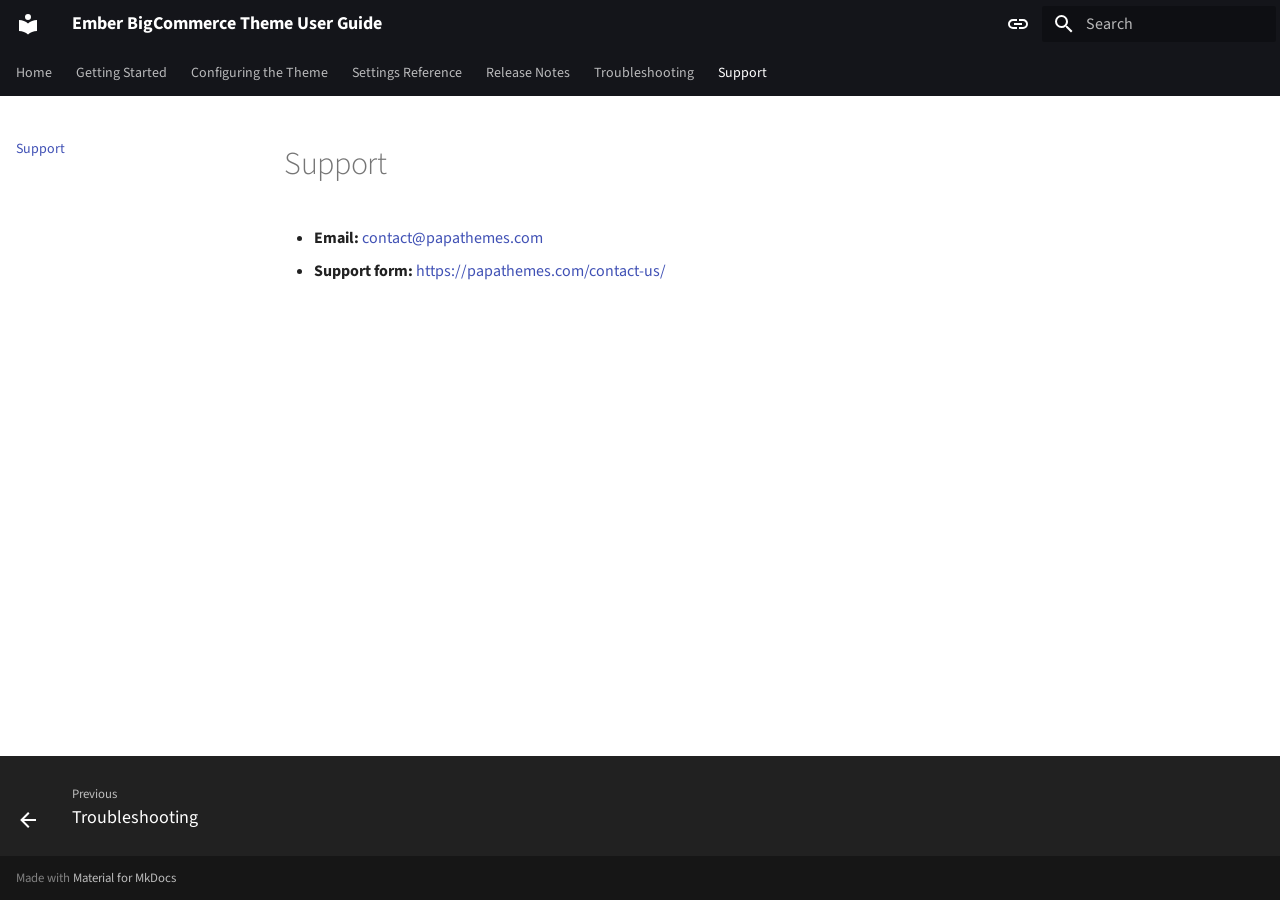
<file: support.html>
<!doctype html>
<html lang="en" class="no-js">
  <head>
    
      <meta charset="utf-8">
      <meta name="viewport" content="width=device-width,initial-scale=1">
      
        <meta name="description" content="Merchant guide for the Ember BigCommerce theme by PapaThemes — install it, pick a variation, configure the Theme Editor, and set up the Lookbook and Page Builder hero.">
      
      
        <meta name="author" content="PapaThemes">
      
      
        <link rel="canonical" href="https://tvlgiao.github.io/bc-ember-docs/support.html">
      
      
        <link rel="prev" href="troubleshooting.html">
      
      
      
      <link rel="icon" href="assets/images/favicon.png">
      <meta name="generator" content="mkdocs-1.6.1, mkdocs-material-9.5.49">
    
    
      
        <title>Support - Ember BigCommerce Theme User Guide</title>
      
    
    
      <link rel="stylesheet" href="assets/stylesheets/main.6f8fc17f.min.css">
      
        
        <link rel="stylesheet" href="assets/stylesheets/palette.06af60db.min.css">
      
      


    
    
      
    
    
      
        
        
        <link rel="preconnect" href="https://fonts.gstatic.com" crossorigin>
        <link rel="stylesheet" href="https://fonts.googleapis.com/css?family=Source+Sans+3:300,300i,400,400i,700,700i%7CIBM+Plex+Mono:400,400i,700,700i&display=fallback">
        <style>:root{--md-text-font:"Source Sans 3";--md-code-font:"IBM Plex Mono"}</style>
      
    
    
      <link rel="stylesheet" href="css/style.css">
    
    <script>__md_scope=new URL(".",location),__md_hash=e=>[...e].reduce(((e,_)=>(e<<5)-e+_.charCodeAt(0)),0),__md_get=(e,_=localStorage,t=__md_scope)=>JSON.parse(_.getItem(t.pathname+"."+e)),__md_set=(e,_,t=localStorage,a=__md_scope)=>{try{t.setItem(a.pathname+"."+e,JSON.stringify(_))}catch(e){}}</script>
    
      

    
    
    
  </head>
  
  
    
    
      
    
    
    
    
    <body dir="ltr" data-md-color-scheme="default" data-md-color-primary="black" data-md-color-accent="deep-orange">
  
    
    <input class="md-toggle" data-md-toggle="drawer" type="checkbox" id="__drawer" autocomplete="off">
    <input class="md-toggle" data-md-toggle="search" type="checkbox" id="__search" autocomplete="off">
    <label class="md-overlay" for="__drawer"></label>
    <div data-md-component="skip">
      
        
        <a href="#support" class="md-skip">
          Skip to content
        </a>
      
    </div>
    <div data-md-component="announce">
      
    </div>
    
    
      

<header class="md-header" data-md-component="header">
  <nav class="md-header__inner md-grid" aria-label="Header">
    <a href="index.html" title="Ember BigCommerce Theme User Guide" class="md-header__button md-logo" aria-label="Ember BigCommerce Theme User Guide" data-md-component="logo">
      
  
  <svg xmlns="http://www.w3.org/2000/svg" viewBox="0 0 24 24"><path d="M12 8a3 3 0 0 0 3-3 3 3 0 0 0-3-3 3 3 0 0 0-3 3 3 3 0 0 0 3 3m0 3.54C9.64 9.35 6.5 8 3 8v11c3.5 0 6.64 1.35 9 3.54 2.36-2.19 5.5-3.54 9-3.54V8c-3.5 0-6.64 1.35-9 3.54"/></svg>

    </a>
    <label class="md-header__button md-icon" for="__drawer">
      
      <svg xmlns="http://www.w3.org/2000/svg" viewBox="0 0 24 24"><path d="M3 6h18v2H3zm0 5h18v2H3zm0 5h18v2H3z"/></svg>
    </label>
    <div class="md-header__title" data-md-component="header-title">
      <div class="md-header__ellipsis">
        <div class="md-header__topic">
          <span class="md-ellipsis">
            Ember BigCommerce Theme User Guide
          </span>
        </div>
        <div class="md-header__topic" data-md-component="header-topic">
          <span class="md-ellipsis">
            
              Support
            
          </span>
        </div>
      </div>
    </div>
    
      
        <form class="md-header__option" data-md-component="palette">
  
    
    
    
    <input class="md-option" data-md-color-media="(prefers-color-scheme)" data-md-color-scheme="default" data-md-color-primary="black" data-md-color-accent="deep-orange"  aria-label="Switch to light mode"  type="radio" name="__palette" id="__palette_0">
    
      <label class="md-header__button md-icon" title="Switch to light mode" for="__palette_1" hidden>
        <svg xmlns="http://www.w3.org/2000/svg" viewBox="0 0 24 24"><path d="M3.9 12c0-1.71 1.39-3.1 3.1-3.1h4V7H7a5 5 0 0 0-5 5 5 5 0 0 0 5 5h4v-1.9H7c-1.71 0-3.1-1.39-3.1-3.1M8 13h8v-2H8zm9-6h-4v1.9h4c1.71 0 3.1 1.39 3.1 3.1s-1.39 3.1-3.1 3.1h-4V17h4a5 5 0 0 0 5-5 5 5 0 0 0-5-5"/></svg>
      </label>
    
  
    
    
    
    <input class="md-option" data-md-color-media="(prefers-color-scheme: light)" data-md-color-scheme="default" data-md-color-primary="black" data-md-color-accent="deep-orange"  aria-label="Switch to dark mode"  type="radio" name="__palette" id="__palette_1">
    
      <label class="md-header__button md-icon" title="Switch to dark mode" for="__palette_2" hidden>
        <svg xmlns="http://www.w3.org/2000/svg" viewBox="0 0 24 24"><path d="M17 7H7a5 5 0 0 0-5 5 5 5 0 0 0 5 5h10a5 5 0 0 0 5-5 5 5 0 0 0-5-5m0 8a3 3 0 0 1-3-3 3 3 0 0 1 3-3 3 3 0 0 1 3 3 3 3 0 0 1-3 3"/></svg>
      </label>
    
  
    
    
    
    <input class="md-option" data-md-color-media="(prefers-color-scheme: dark)" data-md-color-scheme="slate" data-md-color-primary="black" data-md-color-accent="deep-orange"  aria-label="Switch to system preference"  type="radio" name="__palette" id="__palette_2">
    
      <label class="md-header__button md-icon" title="Switch to system preference" for="__palette_0" hidden>
        <svg xmlns="http://www.w3.org/2000/svg" viewBox="0 0 24 24"><path d="M17 7H7a5 5 0 0 0-5 5 5 5 0 0 0 5 5h10a5 5 0 0 0 5-5 5 5 0 0 0-5-5M7 15a3 3 0 0 1-3-3 3 3 0 0 1 3-3 3 3 0 0 1 3 3 3 3 0 0 1-3 3"/></svg>
      </label>
    
  
</form>
      
    
    
      <script>var palette=__md_get("__palette");if(palette&&palette.color){if("(prefers-color-scheme)"===palette.color.media){var media=matchMedia("(prefers-color-scheme: light)"),input=document.querySelector(media.matches?"[data-md-color-media='(prefers-color-scheme: light)']":"[data-md-color-media='(prefers-color-scheme: dark)']");palette.color.media=input.getAttribute("data-md-color-media"),palette.color.scheme=input.getAttribute("data-md-color-scheme"),palette.color.primary=input.getAttribute("data-md-color-primary"),palette.color.accent=input.getAttribute("data-md-color-accent")}for(var[key,value]of Object.entries(palette.color))document.body.setAttribute("data-md-color-"+key,value)}</script>
    
    
    
      <label class="md-header__button md-icon" for="__search">
        
        <svg xmlns="http://www.w3.org/2000/svg" viewBox="0 0 24 24"><path d="M9.5 3A6.5 6.5 0 0 1 16 9.5c0 1.61-.59 3.09-1.56 4.23l.27.27h.79l5 5-1.5 1.5-5-5v-.79l-.27-.27A6.52 6.52 0 0 1 9.5 16 6.5 6.5 0 0 1 3 9.5 6.5 6.5 0 0 1 9.5 3m0 2C7 5 5 7 5 9.5S7 14 9.5 14 14 12 14 9.5 12 5 9.5 5"/></svg>
      </label>
      <div class="md-search" data-md-component="search" role="dialog">
  <label class="md-search__overlay" for="__search"></label>
  <div class="md-search__inner" role="search">
    <form class="md-search__form" name="search">
      <input type="text" class="md-search__input" name="query" aria-label="Search" placeholder="Search" autocapitalize="off" autocorrect="off" autocomplete="off" spellcheck="false" data-md-component="search-query" required>
      <label class="md-search__icon md-icon" for="__search">
        
        <svg xmlns="http://www.w3.org/2000/svg" viewBox="0 0 24 24"><path d="M9.5 3A6.5 6.5 0 0 1 16 9.5c0 1.61-.59 3.09-1.56 4.23l.27.27h.79l5 5-1.5 1.5-5-5v-.79l-.27-.27A6.52 6.52 0 0 1 9.5 16 6.5 6.5 0 0 1 3 9.5 6.5 6.5 0 0 1 9.5 3m0 2C7 5 5 7 5 9.5S7 14 9.5 14 14 12 14 9.5 12 5 9.5 5"/></svg>
        
        <svg xmlns="http://www.w3.org/2000/svg" viewBox="0 0 24 24"><path d="M20 11v2H8l5.5 5.5-1.42 1.42L4.16 12l7.92-7.92L13.5 5.5 8 11z"/></svg>
      </label>
      <nav class="md-search__options" aria-label="Search">
        
          <a href="javascript:void(0)" class="md-search__icon md-icon" title="Share" aria-label="Share" data-clipboard data-clipboard-text="" data-md-component="search-share" tabindex="-1">
            
            <svg xmlns="http://www.w3.org/2000/svg" viewBox="0 0 24 24"><path d="M18 16.08c-.76 0-1.44.3-1.96.77L8.91 12.7c.05-.23.09-.46.09-.7s-.04-.47-.09-.7l7.05-4.11c.54.5 1.25.81 2.04.81a3 3 0 0 0 3-3 3 3 0 0 0-3-3 3 3 0 0 0-3 3c0 .24.04.47.09.7L8.04 9.81C7.5 9.31 6.79 9 6 9a3 3 0 0 0-3 3 3 3 0 0 0 3 3c.79 0 1.5-.31 2.04-.81l7.12 4.15c-.05.21-.08.43-.08.66 0 1.61 1.31 2.91 2.92 2.91s2.92-1.3 2.92-2.91A2.92 2.92 0 0 0 18 16.08"/></svg>
          </a>
        
        <button type="reset" class="md-search__icon md-icon" title="Clear" aria-label="Clear" tabindex="-1">
          
          <svg xmlns="http://www.w3.org/2000/svg" viewBox="0 0 24 24"><path d="M19 6.41 17.59 5 12 10.59 6.41 5 5 6.41 10.59 12 5 17.59 6.41 19 12 13.41 17.59 19 19 17.59 13.41 12z"/></svg>
        </button>
      </nav>
      
        <div class="md-search__suggest" data-md-component="search-suggest"></div>
      
    </form>
    <div class="md-search__output">
      <div class="md-search__scrollwrap" tabindex="0" data-md-scrollfix>
        <div class="md-search-result" data-md-component="search-result">
          <div class="md-search-result__meta">
            Initializing search
          </div>
          <ol class="md-search-result__list" role="presentation"></ol>
        </div>
      </div>
    </div>
  </div>
</div>
    
    
  </nav>
  
</header>
    
    <div class="md-container" data-md-component="container">
      
      
        
          
            
<nav class="md-tabs" aria-label="Tabs" data-md-component="tabs">
  <div class="md-grid">
    <ul class="md-tabs__list">
      
        
  
  
  
    <li class="md-tabs__item">
      <a href="index.html" class="md-tabs__link">
        
  
    
  
  Home

      </a>
    </li>
  

      
        
  
  
  
    
    
      <li class="md-tabs__item">
        <a href="usage/install.html" class="md-tabs__link">
          
  
    
  
  Getting Started

        </a>
      </li>
    
  

      
        
  
  
  
    
    
      <li class="md-tabs__item">
        <a href="usage/theme-editor.html" class="md-tabs__link">
          
  
    
  
  Configuring the Theme

        </a>
      </li>
    
  

      
        
  
  
  
    <li class="md-tabs__item">
      <a href="settings-reference.html" class="md-tabs__link">
        
  
    
  
  Settings Reference

      </a>
    </li>
  

      
        
  
  
  
    <li class="md-tabs__item">
      <a href="changelog.html" class="md-tabs__link">
        
  
    
  
  Release Notes

      </a>
    </li>
  

      
        
  
  
  
    <li class="md-tabs__item">
      <a href="troubleshooting.html" class="md-tabs__link">
        
  
    
  
  Troubleshooting

      </a>
    </li>
  

      
        
  
  
    
  
  
    <li class="md-tabs__item md-tabs__item--active">
      <a href="support.html" class="md-tabs__link">
        
  
    
  
  Support

      </a>
    </li>
  

      
    </ul>
  </div>
</nav>
          
        
      
      <main class="md-main" data-md-component="main">
        <div class="md-main__inner md-grid">
          
            
              
              <div class="md-sidebar md-sidebar--primary" data-md-component="sidebar" data-md-type="navigation" >
                <div class="md-sidebar__scrollwrap">
                  <div class="md-sidebar__inner">
                    


  


<nav class="md-nav md-nav--primary md-nav--lifted" aria-label="Navigation" data-md-level="0">
  <label class="md-nav__title" for="__drawer">
    <a href="index.html" title="Ember BigCommerce Theme User Guide" class="md-nav__button md-logo" aria-label="Ember BigCommerce Theme User Guide" data-md-component="logo">
      
  
  <svg xmlns="http://www.w3.org/2000/svg" viewBox="0 0 24 24"><path d="M12 8a3 3 0 0 0 3-3 3 3 0 0 0-3-3 3 3 0 0 0-3 3 3 3 0 0 0 3 3m0 3.54C9.64 9.35 6.5 8 3 8v11c3.5 0 6.64 1.35 9 3.54 2.36-2.19 5.5-3.54 9-3.54V8c-3.5 0-6.64 1.35-9 3.54"/></svg>

    </a>
    Ember BigCommerce Theme User Guide
  </label>
  
  <ul class="md-nav__list" data-md-scrollfix>
    
      
      
  
  
  
  
    <li class="md-nav__item">
      <a href="index.html" class="md-nav__link">
        
  
  <span class="md-ellipsis">
    Home
  </span>
  

      </a>
    </li>
  

    
      
      
  
  
  
  
    
    
      
        
      
        
      
    
    
      
      
        
      
    
    
    <li class="md-nav__item md-nav__item--nested">
      
        
        
        <input class="md-nav__toggle md-toggle " type="checkbox" id="__nav_2" >
        
          
          <label class="md-nav__link" for="__nav_2" id="__nav_2_label" tabindex="0">
            
  
  <span class="md-ellipsis">
    Getting Started
  </span>
  

            <span class="md-nav__icon md-icon"></span>
          </label>
        
        <nav class="md-nav" data-md-level="1" aria-labelledby="__nav_2_label" aria-expanded="false">
          <label class="md-nav__title" for="__nav_2">
            <span class="md-nav__icon md-icon"></span>
            Getting Started
          </label>
          <ul class="md-nav__list" data-md-scrollfix>
            
              
                
  
  
  
  
    <li class="md-nav__item">
      <a href="usage/install.html" class="md-nav__link">
        
  
  <span class="md-ellipsis">
    Installing
  </span>
  

      </a>
    </li>
  

              
            
              
                
  
  
  
  
    <li class="md-nav__item">
      <a href="usage/choose-variation.html" class="md-nav__link">
        
  
  <span class="md-ellipsis">
    Choosing a variation
  </span>
  

      </a>
    </li>
  

              
            
          </ul>
        </nav>
      
    </li>
  

    
      
      
  
  
  
  
    
    
      
        
      
        
      
        
      
        
      
        
      
        
      
        
      
    
    
      
      
        
      
    
    
    <li class="md-nav__item md-nav__item--nested">
      
        
        
        <input class="md-nav__toggle md-toggle " type="checkbox" id="__nav_3" >
        
          
          <label class="md-nav__link" for="__nav_3" id="__nav_3_label" tabindex="0">
            
  
  <span class="md-ellipsis">
    Configuring the Theme
  </span>
  

            <span class="md-nav__icon md-icon"></span>
          </label>
        
        <nav class="md-nav" data-md-level="1" aria-labelledby="__nav_3_label" aria-expanded="false">
          <label class="md-nav__title" for="__nav_3">
            <span class="md-nav__icon md-icon"></span>
            Configuring the Theme
          </label>
          <ul class="md-nav__list" data-md-scrollfix>
            
              
                
  
  
  
  
    <li class="md-nav__item">
      <a href="usage/theme-editor.html" class="md-nav__link">
        
  
  <span class="md-ellipsis">
    The Theme Editor, section by section
  </span>
  

      </a>
    </li>
  

              
            
              
                
  
  
  
  
    <li class="md-nav__item">
      <a href="usage/lookbook.html" class="md-nav__link">
        
  
  <span class="md-ellipsis">
    The Lookbook
  </span>
  

      </a>
    </li>
  

              
            
              
                
  
  
  
  
    <li class="md-nav__item">
      <a href="usage/page-templates.html" class="md-nav__link">
        
  
  <span class="md-ellipsis">
    The other page templates
  </span>
  

      </a>
    </li>
  

              
            
              
                
  
  
  
  
    <li class="md-nav__item">
      <a href="usage/page-builder.html" class="md-nav__link">
        
  
  <span class="md-ellipsis">
    Page Builder
  </span>
  

      </a>
    </li>
  

              
            
              
                
  
  
  
  
    <li class="md-nav__item">
      <a href="usage/featured-promotions.html" class="md-nav__link">
        
  
  <span class="md-ellipsis">
    Featured Promotions
  </span>
  

      </a>
    </li>
  

              
            
              
                
  
  
  
  
    <li class="md-nav__item">
      <a href="usage/backorders.html" class="md-nav__link">
        
  
  <span class="md-ellipsis">
    Backorders
  </span>
  

      </a>
    </li>
  

              
            
              
                
  
  
  
  
    <li class="md-nav__item">
      <a href="usage/size-guide.html" class="md-nav__link">
        
  
  <span class="md-ellipsis">
    Size Guide
  </span>
  

      </a>
    </li>
  

              
            
          </ul>
        </nav>
      
    </li>
  

    
      
      
  
  
  
  
    <li class="md-nav__item">
      <a href="settings-reference.html" class="md-nav__link">
        
  
  <span class="md-ellipsis">
    Settings Reference
  </span>
  

      </a>
    </li>
  

    
      
      
  
  
  
  
    <li class="md-nav__item">
      <a href="changelog.html" class="md-nav__link">
        
  
  <span class="md-ellipsis">
    Release Notes
  </span>
  

      </a>
    </li>
  

    
      
      
  
  
  
  
    <li class="md-nav__item">
      <a href="troubleshooting.html" class="md-nav__link">
        
  
  <span class="md-ellipsis">
    Troubleshooting
  </span>
  

      </a>
    </li>
  

    
      
      
  
  
    
  
  
  
    <li class="md-nav__item md-nav__item--active">
      
      <input class="md-nav__toggle md-toggle" type="checkbox" id="__toc">
      
      
        
      
      
      <a href="support.html" class="md-nav__link md-nav__link--active">
        
  
  <span class="md-ellipsis">
    Support
  </span>
  

      </a>
      
    </li>
  

    
  </ul>
</nav>
                  </div>
                </div>
              </div>
            
            
              
              <div class="md-sidebar md-sidebar--secondary" data-md-component="sidebar" data-md-type="toc" >
                <div class="md-sidebar__scrollwrap">
                  <div class="md-sidebar__inner">
                    

<nav class="md-nav md-nav--secondary" aria-label="Table of contents">
  
  
  
    
  
  
</nav>
                  </div>
                </div>
              </div>
            
          
          
            <div class="md-content" data-md-component="content">
              <article class="md-content__inner md-typeset">
                
                  


<h1 id="support">Support<a class="headerlink" href="#support" title="Permanent link">&para;</a></h1>
<ul>
<li><strong>Email:</strong> <a href="&#109;&#97;&#105;&#108;&#116;&#111;&#58;&#99;&#111;&#110;&#116;&#97;&#99;&#116;&#64;&#112;&#97;&#112;&#97;&#116;&#104;&#101;&#109;&#101;&#115;&#46;&#99;&#111;&#109;">&#99;&#111;&#110;&#116;&#97;&#99;&#116;&#64;&#112;&#97;&#112;&#97;&#116;&#104;&#101;&#109;&#101;&#115;&#46;&#99;&#111;&#109;</a></li>
<li><strong>Support form:</strong> <a href="https://papathemes.com/contact-us/">https://papathemes.com/contact-us/</a></li>
</ul>












                
              </article>
            </div>
          
          
<script>var target=document.getElementById(location.hash.slice(1));target&&target.name&&(target.checked=target.name.startsWith("__tabbed_"))</script>
        </div>
        
          <button type="button" class="md-top md-icon" data-md-component="top" hidden>
  
  <svg xmlns="http://www.w3.org/2000/svg" viewBox="0 0 24 24"><path d="M13 20h-2V8l-5.5 5.5-1.42-1.42L12 4.16l7.92 7.92-1.42 1.42L13 8z"/></svg>
  Back to top
</button>
        
      </main>
      
        <footer class="md-footer">
  
    
      
      <nav class="md-footer__inner md-grid" aria-label="Footer" >
        
          
          <a href="troubleshooting.html" class="md-footer__link md-footer__link--prev" aria-label="Previous: Troubleshooting">
            <div class="md-footer__button md-icon">
              
              <svg xmlns="http://www.w3.org/2000/svg" viewBox="0 0 24 24"><path d="M20 11v2H8l5.5 5.5-1.42 1.42L4.16 12l7.92-7.92L13.5 5.5 8 11z"/></svg>
            </div>
            <div class="md-footer__title">
              <span class="md-footer__direction">
                Previous
              </span>
              <div class="md-ellipsis">
                Troubleshooting
              </div>
            </div>
          </a>
        
        
      </nav>
    
  
  <div class="md-footer-meta md-typeset">
    <div class="md-footer-meta__inner md-grid">
      <div class="md-copyright">
  
  
    Made with
    <a href="https://squidfunk.github.io/mkdocs-material/" target="_blank" rel="noopener">
      Material for MkDocs
    </a>
  
</div>
      
    </div>
  </div>
</footer>
      
    </div>
    <div class="md-dialog" data-md-component="dialog">
      <div class="md-dialog__inner md-typeset"></div>
    </div>
    
    
    <script id="__config" type="application/json">{"base": ".", "features": ["announce.dismiss", "content.code.annotate", "content.code.copy", "content.tooltips", "navigation.footer", "navigation.indexes", "navigation.sections", "navigation.tabs", "navigation.top", "navigation.tracking", "search.highlight", "search.share", "search.suggest", "toc.follow"], "search": "assets/javascripts/workers/search.6ce7567c.min.js", "translations": {"clipboard.copied": "Copied to clipboard", "clipboard.copy": "Copy to clipboard", "search.result.more.one": "1 more on this page", "search.result.more.other": "# more on this page", "search.result.none": "No matching documents", "search.result.one": "1 matching document", "search.result.other": "# matching documents", "search.result.placeholder": "Type to start searching", "search.result.term.missing": "Missing", "select.version": "Select version"}}</script>
    
    
  
      <script src="assets/javascripts/bundle.88dd0f4e.min.js"></script>
      
    
  <script src="https://bc-tools.papathemes.com/embed/chatbot.js" async></script>

  </body>
</html>
</file>
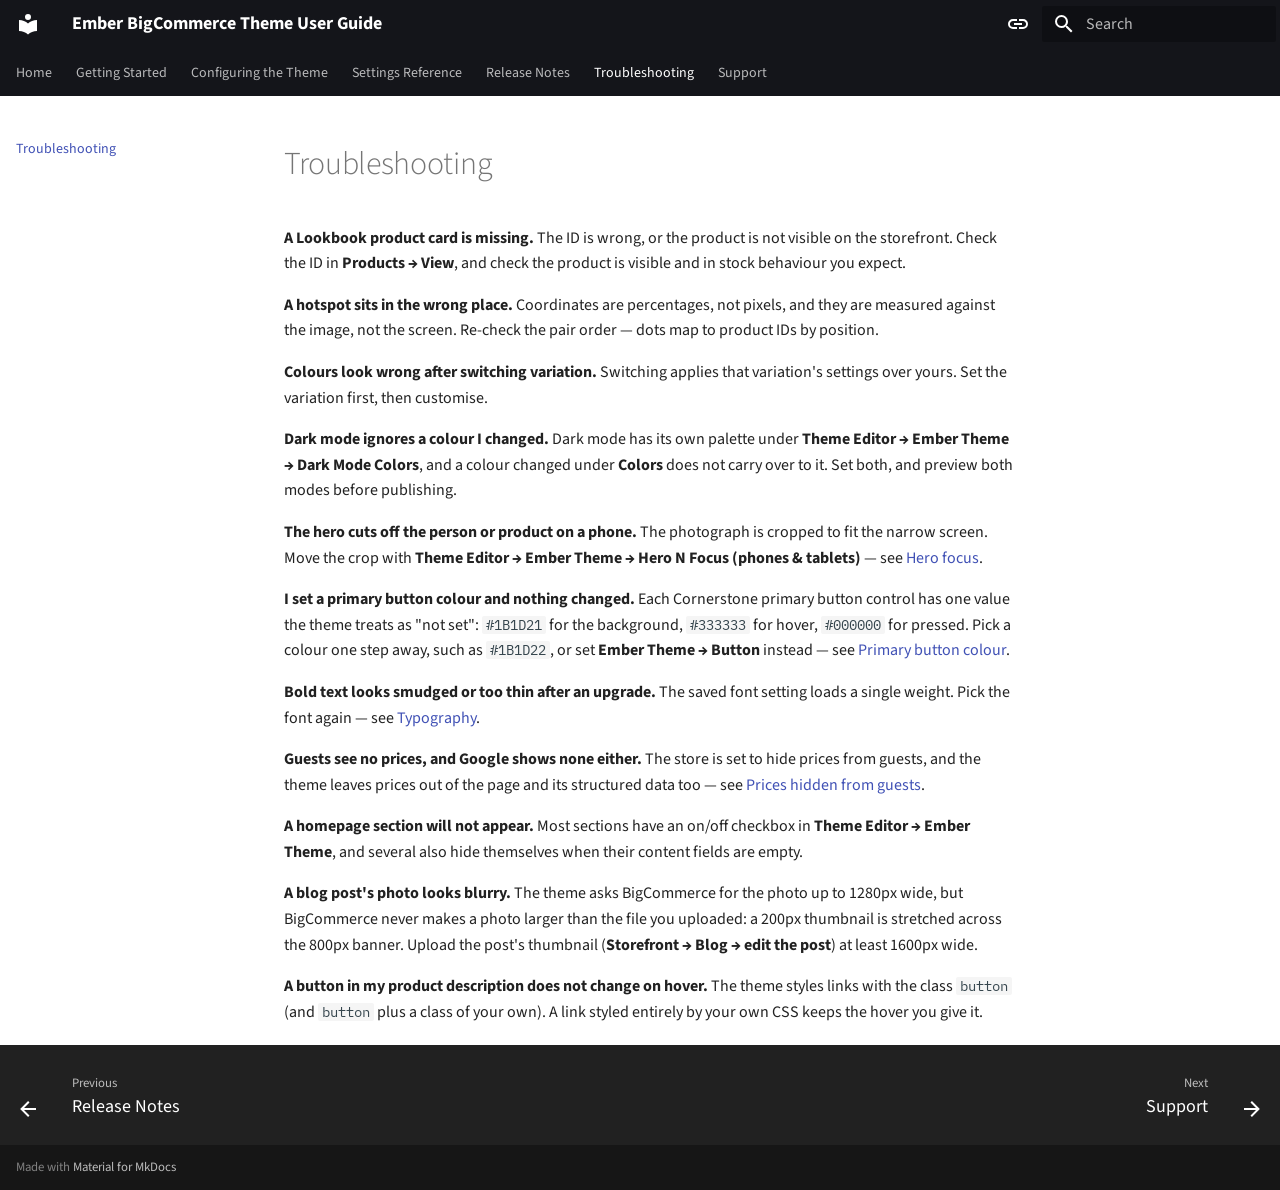
<file: troubleshooting.html>
<!doctype html>
<html lang="en" class="no-js">
  <head>
    
      <meta charset="utf-8">
      <meta name="viewport" content="width=device-width,initial-scale=1">
      
        <meta name="description" content="Merchant guide for the Ember BigCommerce theme by PapaThemes — install it, pick a variation, configure the Theme Editor, and set up the Lookbook and Page Builder hero.">
      
      
        <meta name="author" content="PapaThemes">
      
      
        <link rel="canonical" href="https://tvlgiao.github.io/bc-ember-docs/troubleshooting.html">
      
      
        <link rel="prev" href="changelog.html">
      
      
        <link rel="next" href="support.html">
      
      
      <link rel="icon" href="assets/images/favicon.png">
      <meta name="generator" content="mkdocs-1.6.1, mkdocs-material-9.5.49">
    
    
      
        <title>Troubleshooting - Ember BigCommerce Theme User Guide</title>
      
    
    
      <link rel="stylesheet" href="assets/stylesheets/main.6f8fc17f.min.css">
      
        
        <link rel="stylesheet" href="assets/stylesheets/palette.06af60db.min.css">
      
      


    
    
      
    
    
      
        
        
        <link rel="preconnect" href="https://fonts.gstatic.com" crossorigin>
        <link rel="stylesheet" href="https://fonts.googleapis.com/css?family=Source+Sans+3:300,300i,400,400i,700,700i%7CIBM+Plex+Mono:400,400i,700,700i&display=fallback">
        <style>:root{--md-text-font:"Source Sans 3";--md-code-font:"IBM Plex Mono"}</style>
      
    
    
      <link rel="stylesheet" href="css/style.css">
    
    <script>__md_scope=new URL(".",location),__md_hash=e=>[...e].reduce(((e,_)=>(e<<5)-e+_.charCodeAt(0)),0),__md_get=(e,_=localStorage,t=__md_scope)=>JSON.parse(_.getItem(t.pathname+"."+e)),__md_set=(e,_,t=localStorage,a=__md_scope)=>{try{t.setItem(a.pathname+"."+e,JSON.stringify(_))}catch(e){}}</script>
    
      

    
    
    
  </head>
  
  
    
    
      
    
    
    
    
    <body dir="ltr" data-md-color-scheme="default" data-md-color-primary="black" data-md-color-accent="deep-orange">
  
    
    <input class="md-toggle" data-md-toggle="drawer" type="checkbox" id="__drawer" autocomplete="off">
    <input class="md-toggle" data-md-toggle="search" type="checkbox" id="__search" autocomplete="off">
    <label class="md-overlay" for="__drawer"></label>
    <div data-md-component="skip">
      
        
        <a href="#troubleshooting" class="md-skip">
          Skip to content
        </a>
      
    </div>
    <div data-md-component="announce">
      
    </div>
    
    
      

<header class="md-header" data-md-component="header">
  <nav class="md-header__inner md-grid" aria-label="Header">
    <a href="index.html" title="Ember BigCommerce Theme User Guide" class="md-header__button md-logo" aria-label="Ember BigCommerce Theme User Guide" data-md-component="logo">
      
  
  <svg xmlns="http://www.w3.org/2000/svg" viewBox="0 0 24 24"><path d="M12 8a3 3 0 0 0 3-3 3 3 0 0 0-3-3 3 3 0 0 0-3 3 3 3 0 0 0 3 3m0 3.54C9.64 9.35 6.5 8 3 8v11c3.5 0 6.64 1.35 9 3.54 2.36-2.19 5.5-3.54 9-3.54V8c-3.5 0-6.64 1.35-9 3.54"/></svg>

    </a>
    <label class="md-header__button md-icon" for="__drawer">
      
      <svg xmlns="http://www.w3.org/2000/svg" viewBox="0 0 24 24"><path d="M3 6h18v2H3zm0 5h18v2H3zm0 5h18v2H3z"/></svg>
    </label>
    <div class="md-header__title" data-md-component="header-title">
      <div class="md-header__ellipsis">
        <div class="md-header__topic">
          <span class="md-ellipsis">
            Ember BigCommerce Theme User Guide
          </span>
        </div>
        <div class="md-header__topic" data-md-component="header-topic">
          <span class="md-ellipsis">
            
              Troubleshooting
            
          </span>
        </div>
      </div>
    </div>
    
      
        <form class="md-header__option" data-md-component="palette">
  
    
    
    
    <input class="md-option" data-md-color-media="(prefers-color-scheme)" data-md-color-scheme="default" data-md-color-primary="black" data-md-color-accent="deep-orange"  aria-label="Switch to light mode"  type="radio" name="__palette" id="__palette_0">
    
      <label class="md-header__button md-icon" title="Switch to light mode" for="__palette_1" hidden>
        <svg xmlns="http://www.w3.org/2000/svg" viewBox="0 0 24 24"><path d="M3.9 12c0-1.71 1.39-3.1 3.1-3.1h4V7H7a5 5 0 0 0-5 5 5 5 0 0 0 5 5h4v-1.9H7c-1.71 0-3.1-1.39-3.1-3.1M8 13h8v-2H8zm9-6h-4v1.9h4c1.71 0 3.1 1.39 3.1 3.1s-1.39 3.1-3.1 3.1h-4V17h4a5 5 0 0 0 5-5 5 5 0 0 0-5-5"/></svg>
      </label>
    
  
    
    
    
    <input class="md-option" data-md-color-media="(prefers-color-scheme: light)" data-md-color-scheme="default" data-md-color-primary="black" data-md-color-accent="deep-orange"  aria-label="Switch to dark mode"  type="radio" name="__palette" id="__palette_1">
    
      <label class="md-header__button md-icon" title="Switch to dark mode" for="__palette_2" hidden>
        <svg xmlns="http://www.w3.org/2000/svg" viewBox="0 0 24 24"><path d="M17 7H7a5 5 0 0 0-5 5 5 5 0 0 0 5 5h10a5 5 0 0 0 5-5 5 5 0 0 0-5-5m0 8a3 3 0 0 1-3-3 3 3 0 0 1 3-3 3 3 0 0 1 3 3 3 3 0 0 1-3 3"/></svg>
      </label>
    
  
    
    
    
    <input class="md-option" data-md-color-media="(prefers-color-scheme: dark)" data-md-color-scheme="slate" data-md-color-primary="black" data-md-color-accent="deep-orange"  aria-label="Switch to system preference"  type="radio" name="__palette" id="__palette_2">
    
      <label class="md-header__button md-icon" title="Switch to system preference" for="__palette_0" hidden>
        <svg xmlns="http://www.w3.org/2000/svg" viewBox="0 0 24 24"><path d="M17 7H7a5 5 0 0 0-5 5 5 5 0 0 0 5 5h10a5 5 0 0 0 5-5 5 5 0 0 0-5-5M7 15a3 3 0 0 1-3-3 3 3 0 0 1 3-3 3 3 0 0 1 3 3 3 3 0 0 1-3 3"/></svg>
      </label>
    
  
</form>
      
    
    
      <script>var palette=__md_get("__palette");if(palette&&palette.color){if("(prefers-color-scheme)"===palette.color.media){var media=matchMedia("(prefers-color-scheme: light)"),input=document.querySelector(media.matches?"[data-md-color-media='(prefers-color-scheme: light)']":"[data-md-color-media='(prefers-color-scheme: dark)']");palette.color.media=input.getAttribute("data-md-color-media"),palette.color.scheme=input.getAttribute("data-md-color-scheme"),palette.color.primary=input.getAttribute("data-md-color-primary"),palette.color.accent=input.getAttribute("data-md-color-accent")}for(var[key,value]of Object.entries(palette.color))document.body.setAttribute("data-md-color-"+key,value)}</script>
    
    
    
      <label class="md-header__button md-icon" for="__search">
        
        <svg xmlns="http://www.w3.org/2000/svg" viewBox="0 0 24 24"><path d="M9.5 3A6.5 6.5 0 0 1 16 9.5c0 1.61-.59 3.09-1.56 4.23l.27.27h.79l5 5-1.5 1.5-5-5v-.79l-.27-.27A6.52 6.52 0 0 1 9.5 16 6.5 6.5 0 0 1 3 9.5 6.5 6.5 0 0 1 9.5 3m0 2C7 5 5 7 5 9.5S7 14 9.5 14 14 12 14 9.5 12 5 9.5 5"/></svg>
      </label>
      <div class="md-search" data-md-component="search" role="dialog">
  <label class="md-search__overlay" for="__search"></label>
  <div class="md-search__inner" role="search">
    <form class="md-search__form" name="search">
      <input type="text" class="md-search__input" name="query" aria-label="Search" placeholder="Search" autocapitalize="off" autocorrect="off" autocomplete="off" spellcheck="false" data-md-component="search-query" required>
      <label class="md-search__icon md-icon" for="__search">
        
        <svg xmlns="http://www.w3.org/2000/svg" viewBox="0 0 24 24"><path d="M9.5 3A6.5 6.5 0 0 1 16 9.5c0 1.61-.59 3.09-1.56 4.23l.27.27h.79l5 5-1.5 1.5-5-5v-.79l-.27-.27A6.52 6.52 0 0 1 9.5 16 6.5 6.5 0 0 1 3 9.5 6.5 6.5 0 0 1 9.5 3m0 2C7 5 5 7 5 9.5S7 14 9.5 14 14 12 14 9.5 12 5 9.5 5"/></svg>
        
        <svg xmlns="http://www.w3.org/2000/svg" viewBox="0 0 24 24"><path d="M20 11v2H8l5.5 5.5-1.42 1.42L4.16 12l7.92-7.92L13.5 5.5 8 11z"/></svg>
      </label>
      <nav class="md-search__options" aria-label="Search">
        
          <a href="javascript:void(0)" class="md-search__icon md-icon" title="Share" aria-label="Share" data-clipboard data-clipboard-text="" data-md-component="search-share" tabindex="-1">
            
            <svg xmlns="http://www.w3.org/2000/svg" viewBox="0 0 24 24"><path d="M18 16.08c-.76 0-1.44.3-1.96.77L8.91 12.7c.05-.23.09-.46.09-.7s-.04-.47-.09-.7l7.05-4.11c.54.5 1.25.81 2.04.81a3 3 0 0 0 3-3 3 3 0 0 0-3-3 3 3 0 0 0-3 3c0 .24.04.47.09.7L8.04 9.81C7.5 9.31 6.79 9 6 9a3 3 0 0 0-3 3 3 3 0 0 0 3 3c.79 0 1.5-.31 2.04-.81l7.12 4.15c-.05.21-.08.43-.08.66 0 1.61 1.31 2.91 2.92 2.91s2.92-1.3 2.92-2.91A2.92 2.92 0 0 0 18 16.08"/></svg>
          </a>
        
        <button type="reset" class="md-search__icon md-icon" title="Clear" aria-label="Clear" tabindex="-1">
          
          <svg xmlns="http://www.w3.org/2000/svg" viewBox="0 0 24 24"><path d="M19 6.41 17.59 5 12 10.59 6.41 5 5 6.41 10.59 12 5 17.59 6.41 19 12 13.41 17.59 19 19 17.59 13.41 12z"/></svg>
        </button>
      </nav>
      
        <div class="md-search__suggest" data-md-component="search-suggest"></div>
      
    </form>
    <div class="md-search__output">
      <div class="md-search__scrollwrap" tabindex="0" data-md-scrollfix>
        <div class="md-search-result" data-md-component="search-result">
          <div class="md-search-result__meta">
            Initializing search
          </div>
          <ol class="md-search-result__list" role="presentation"></ol>
        </div>
      </div>
    </div>
  </div>
</div>
    
    
  </nav>
  
</header>
    
    <div class="md-container" data-md-component="container">
      
      
        
          
            
<nav class="md-tabs" aria-label="Tabs" data-md-component="tabs">
  <div class="md-grid">
    <ul class="md-tabs__list">
      
        
  
  
  
    <li class="md-tabs__item">
      <a href="index.html" class="md-tabs__link">
        
  
    
  
  Home

      </a>
    </li>
  

      
        
  
  
  
    
    
      <li class="md-tabs__item">
        <a href="usage/install.html" class="md-tabs__link">
          
  
    
  
  Getting Started

        </a>
      </li>
    
  

      
        
  
  
  
    
    
      <li class="md-tabs__item">
        <a href="usage/theme-editor.html" class="md-tabs__link">
          
  
    
  
  Configuring the Theme

        </a>
      </li>
    
  

      
        
  
  
  
    <li class="md-tabs__item">
      <a href="settings-reference.html" class="md-tabs__link">
        
  
    
  
  Settings Reference

      </a>
    </li>
  

      
        
  
  
  
    <li class="md-tabs__item">
      <a href="changelog.html" class="md-tabs__link">
        
  
    
  
  Release Notes

      </a>
    </li>
  

      
        
  
  
    
  
  
    <li class="md-tabs__item md-tabs__item--active">
      <a href="troubleshooting.html" class="md-tabs__link">
        
  
    
  
  Troubleshooting

      </a>
    </li>
  

      
        
  
  
  
    <li class="md-tabs__item">
      <a href="support.html" class="md-tabs__link">
        
  
    
  
  Support

      </a>
    </li>
  

      
    </ul>
  </div>
</nav>
          
        
      
      <main class="md-main" data-md-component="main">
        <div class="md-main__inner md-grid">
          
            
              
              <div class="md-sidebar md-sidebar--primary" data-md-component="sidebar" data-md-type="navigation" >
                <div class="md-sidebar__scrollwrap">
                  <div class="md-sidebar__inner">
                    


  


<nav class="md-nav md-nav--primary md-nav--lifted" aria-label="Navigation" data-md-level="0">
  <label class="md-nav__title" for="__drawer">
    <a href="index.html" title="Ember BigCommerce Theme User Guide" class="md-nav__button md-logo" aria-label="Ember BigCommerce Theme User Guide" data-md-component="logo">
      
  
  <svg xmlns="http://www.w3.org/2000/svg" viewBox="0 0 24 24"><path d="M12 8a3 3 0 0 0 3-3 3 3 0 0 0-3-3 3 3 0 0 0-3 3 3 3 0 0 0 3 3m0 3.54C9.64 9.35 6.5 8 3 8v11c3.5 0 6.64 1.35 9 3.54 2.36-2.19 5.5-3.54 9-3.54V8c-3.5 0-6.64 1.35-9 3.54"/></svg>

    </a>
    Ember BigCommerce Theme User Guide
  </label>
  
  <ul class="md-nav__list" data-md-scrollfix>
    
      
      
  
  
  
  
    <li class="md-nav__item">
      <a href="index.html" class="md-nav__link">
        
  
  <span class="md-ellipsis">
    Home
  </span>
  

      </a>
    </li>
  

    
      
      
  
  
  
  
    
    
      
        
      
        
      
    
    
      
      
        
      
    
    
    <li class="md-nav__item md-nav__item--nested">
      
        
        
        <input class="md-nav__toggle md-toggle " type="checkbox" id="__nav_2" >
        
          
          <label class="md-nav__link" for="__nav_2" id="__nav_2_label" tabindex="0">
            
  
  <span class="md-ellipsis">
    Getting Started
  </span>
  

            <span class="md-nav__icon md-icon"></span>
          </label>
        
        <nav class="md-nav" data-md-level="1" aria-labelledby="__nav_2_label" aria-expanded="false">
          <label class="md-nav__title" for="__nav_2">
            <span class="md-nav__icon md-icon"></span>
            Getting Started
          </label>
          <ul class="md-nav__list" data-md-scrollfix>
            
              
                
  
  
  
  
    <li class="md-nav__item">
      <a href="usage/install.html" class="md-nav__link">
        
  
  <span class="md-ellipsis">
    Installing
  </span>
  

      </a>
    </li>
  

              
            
              
                
  
  
  
  
    <li class="md-nav__item">
      <a href="usage/choose-variation.html" class="md-nav__link">
        
  
  <span class="md-ellipsis">
    Choosing a variation
  </span>
  

      </a>
    </li>
  

              
            
          </ul>
        </nav>
      
    </li>
  

    
      
      
  
  
  
  
    
    
      
        
      
        
      
        
      
        
      
        
      
        
      
        
      
    
    
      
      
        
      
    
    
    <li class="md-nav__item md-nav__item--nested">
      
        
        
        <input class="md-nav__toggle md-toggle " type="checkbox" id="__nav_3" >
        
          
          <label class="md-nav__link" for="__nav_3" id="__nav_3_label" tabindex="0">
            
  
  <span class="md-ellipsis">
    Configuring the Theme
  </span>
  

            <span class="md-nav__icon md-icon"></span>
          </label>
        
        <nav class="md-nav" data-md-level="1" aria-labelledby="__nav_3_label" aria-expanded="false">
          <label class="md-nav__title" for="__nav_3">
            <span class="md-nav__icon md-icon"></span>
            Configuring the Theme
          </label>
          <ul class="md-nav__list" data-md-scrollfix>
            
              
                
  
  
  
  
    <li class="md-nav__item">
      <a href="usage/theme-editor.html" class="md-nav__link">
        
  
  <span class="md-ellipsis">
    The Theme Editor, section by section
  </span>
  

      </a>
    </li>
  

              
            
              
                
  
  
  
  
    <li class="md-nav__item">
      <a href="usage/lookbook.html" class="md-nav__link">
        
  
  <span class="md-ellipsis">
    The Lookbook
  </span>
  

      </a>
    </li>
  

              
            
              
                
  
  
  
  
    <li class="md-nav__item">
      <a href="usage/page-templates.html" class="md-nav__link">
        
  
  <span class="md-ellipsis">
    The other page templates
  </span>
  

      </a>
    </li>
  

              
            
              
                
  
  
  
  
    <li class="md-nav__item">
      <a href="usage/page-builder.html" class="md-nav__link">
        
  
  <span class="md-ellipsis">
    Page Builder
  </span>
  

      </a>
    </li>
  

              
            
              
                
  
  
  
  
    <li class="md-nav__item">
      <a href="usage/featured-promotions.html" class="md-nav__link">
        
  
  <span class="md-ellipsis">
    Featured Promotions
  </span>
  

      </a>
    </li>
  

              
            
              
                
  
  
  
  
    <li class="md-nav__item">
      <a href="usage/backorders.html" class="md-nav__link">
        
  
  <span class="md-ellipsis">
    Backorders
  </span>
  

      </a>
    </li>
  

              
            
              
                
  
  
  
  
    <li class="md-nav__item">
      <a href="usage/size-guide.html" class="md-nav__link">
        
  
  <span class="md-ellipsis">
    Size Guide
  </span>
  

      </a>
    </li>
  

              
            
          </ul>
        </nav>
      
    </li>
  

    
      
      
  
  
  
  
    <li class="md-nav__item">
      <a href="settings-reference.html" class="md-nav__link">
        
  
  <span class="md-ellipsis">
    Settings Reference
  </span>
  

      </a>
    </li>
  

    
      
      
  
  
  
  
    <li class="md-nav__item">
      <a href="changelog.html" class="md-nav__link">
        
  
  <span class="md-ellipsis">
    Release Notes
  </span>
  

      </a>
    </li>
  

    
      
      
  
  
    
  
  
  
    <li class="md-nav__item md-nav__item--active">
      
      <input class="md-nav__toggle md-toggle" type="checkbox" id="__toc">
      
      
        
      
      
      <a href="troubleshooting.html" class="md-nav__link md-nav__link--active">
        
  
  <span class="md-ellipsis">
    Troubleshooting
  </span>
  

      </a>
      
    </li>
  

    
      
      
  
  
  
  
    <li class="md-nav__item">
      <a href="support.html" class="md-nav__link">
        
  
  <span class="md-ellipsis">
    Support
  </span>
  

      </a>
    </li>
  

    
  </ul>
</nav>
                  </div>
                </div>
              </div>
            
            
              
              <div class="md-sidebar md-sidebar--secondary" data-md-component="sidebar" data-md-type="toc" >
                <div class="md-sidebar__scrollwrap">
                  <div class="md-sidebar__inner">
                    

<nav class="md-nav md-nav--secondary" aria-label="Table of contents">
  
  
  
    
  
  
</nav>
                  </div>
                </div>
              </div>
            
          
          
            <div class="md-content" data-md-component="content">
              <article class="md-content__inner md-typeset">
                
                  


<h1 id="troubleshooting">Troubleshooting<a class="headerlink" href="#troubleshooting" title="Permanent link">&para;</a></h1>
<p><strong>A Lookbook product card is missing.</strong> The ID is wrong, or the product is not visible on
the storefront. Check the ID in <strong>Products → View</strong>, and check the product is visible and
in stock behaviour you expect.</p>
<p><strong>A hotspot sits in the wrong place.</strong> Coordinates are percentages, not pixels, and they
are measured against the image, not the screen. Re-check the pair order — dots map to
product IDs by position.</p>
<p><strong>Colours look wrong after switching variation.</strong> Switching applies that variation's
settings over yours. Set the variation first, then customise.</p>
<p><strong>Dark mode ignores a colour I changed.</strong> Dark mode has its own palette under
<strong>Theme Editor → Ember Theme → Dark Mode Colors</strong>, and a colour changed under <strong>Colors</strong> does
not carry over to it. Set both, and preview both modes before publishing.</p>
<p><strong>The hero cuts off the person or product on a phone.</strong> The photograph is cropped to fit
the narrow screen. Move the crop with <strong>Theme Editor → Ember Theme → Hero N Focus (phones &amp;
tablets)</strong> — see <a href="usage/theme-editor.html#hero-focus-on-phones-and-tablets">Hero focus</a>.</p>
<p><strong>I set a primary button colour and nothing changed.</strong> Each Cornerstone primary button
control has one value the theme treats as "not set": <code>#1B1D21</code> for the background,
<code>#333333</code> for hover, <code>#000000</code> for pressed. Pick a colour one step away, such as <code>#1B1D22</code>,
or set <strong>Ember Theme → Button</strong> instead — see
<a href="usage/theme-editor.html#primary-button-colour">Primary button colour</a>.</p>
<p><strong>Bold text looks smudged or too thin after an upgrade.</strong> The saved font setting loads a
single weight. Pick the font again — see <a href="usage/theme-editor.html#typography">Typography</a>.</p>
<p><strong>Guests see no prices, and Google shows none either.</strong> The store is set to hide prices
from guests, and the theme leaves prices out of the page and its structured data too — see
<a href="usage/theme-editor.html#prices-hidden-from-guests">Prices hidden from guests</a>.</p>
<p><strong>A homepage section will not appear.</strong> Most sections have an on/off checkbox in
<strong>Theme Editor → Ember Theme</strong>, and several also hide themselves when their content fields
are empty.</p>
<p><strong>A blog post's photo looks blurry.</strong> The theme asks BigCommerce for the photo up to 1280px
wide, but BigCommerce never makes a photo larger than the file you uploaded: a 200px
thumbnail is stretched across the 800px banner. Upload the post's thumbnail
(<strong>Storefront → Blog → edit the post</strong>) at least 1600px wide.</p>
<p><strong>A button in my product description does not change on hover.</strong> The theme styles links
with the class <code>button</code> (and <code>button</code> plus a class of your own). A link styled entirely by
your own CSS keeps the hover you give it.</p>












                
              </article>
            </div>
          
          
<script>var target=document.getElementById(location.hash.slice(1));target&&target.name&&(target.checked=target.name.startsWith("__tabbed_"))</script>
        </div>
        
          <button type="button" class="md-top md-icon" data-md-component="top" hidden>
  
  <svg xmlns="http://www.w3.org/2000/svg" viewBox="0 0 24 24"><path d="M13 20h-2V8l-5.5 5.5-1.42-1.42L12 4.16l7.92 7.92-1.42 1.42L13 8z"/></svg>
  Back to top
</button>
        
      </main>
      
        <footer class="md-footer">
  
    
      
      <nav class="md-footer__inner md-grid" aria-label="Footer" >
        
          
          <a href="changelog.html" class="md-footer__link md-footer__link--prev" aria-label="Previous: Release Notes">
            <div class="md-footer__button md-icon">
              
              <svg xmlns="http://www.w3.org/2000/svg" viewBox="0 0 24 24"><path d="M20 11v2H8l5.5 5.5-1.42 1.42L4.16 12l7.92-7.92L13.5 5.5 8 11z"/></svg>
            </div>
            <div class="md-footer__title">
              <span class="md-footer__direction">
                Previous
              </span>
              <div class="md-ellipsis">
                Release Notes
              </div>
            </div>
          </a>
        
        
          
          <a href="support.html" class="md-footer__link md-footer__link--next" aria-label="Next: Support">
            <div class="md-footer__title">
              <span class="md-footer__direction">
                Next
              </span>
              <div class="md-ellipsis">
                Support
              </div>
            </div>
            <div class="md-footer__button md-icon">
              
              <svg xmlns="http://www.w3.org/2000/svg" viewBox="0 0 24 24"><path d="M4 11v2h12l-5.5 5.5 1.42 1.42L19.84 12l-7.92-7.92L10.5 5.5 16 11z"/></svg>
            </div>
          </a>
        
      </nav>
    
  
  <div class="md-footer-meta md-typeset">
    <div class="md-footer-meta__inner md-grid">
      <div class="md-copyright">
  
  
    Made with
    <a href="https://squidfunk.github.io/mkdocs-material/" target="_blank" rel="noopener">
      Material for MkDocs
    </a>
  
</div>
      
    </div>
  </div>
</footer>
      
    </div>
    <div class="md-dialog" data-md-component="dialog">
      <div class="md-dialog__inner md-typeset"></div>
    </div>
    
    
    <script id="__config" type="application/json">{"base": ".", "features": ["announce.dismiss", "content.code.annotate", "content.code.copy", "content.tooltips", "navigation.footer", "navigation.indexes", "navigation.sections", "navigation.tabs", "navigation.top", "navigation.tracking", "search.highlight", "search.share", "search.suggest", "toc.follow"], "search": "assets/javascripts/workers/search.6ce7567c.min.js", "translations": {"clipboard.copied": "Copied to clipboard", "clipboard.copy": "Copy to clipboard", "search.result.more.one": "1 more on this page", "search.result.more.other": "# more on this page", "search.result.none": "No matching documents", "search.result.one": "1 matching document", "search.result.other": "# matching documents", "search.result.placeholder": "Type to start searching", "search.result.term.missing": "Missing", "select.version": "Select version"}}</script>
    
    
  
      <script src="assets/javascripts/bundle.88dd0f4e.min.js"></script>
      
    
  <script src="https://bc-tools.papathemes.com/embed/chatbot.js" async></script>

  </body>
</html>
</file>
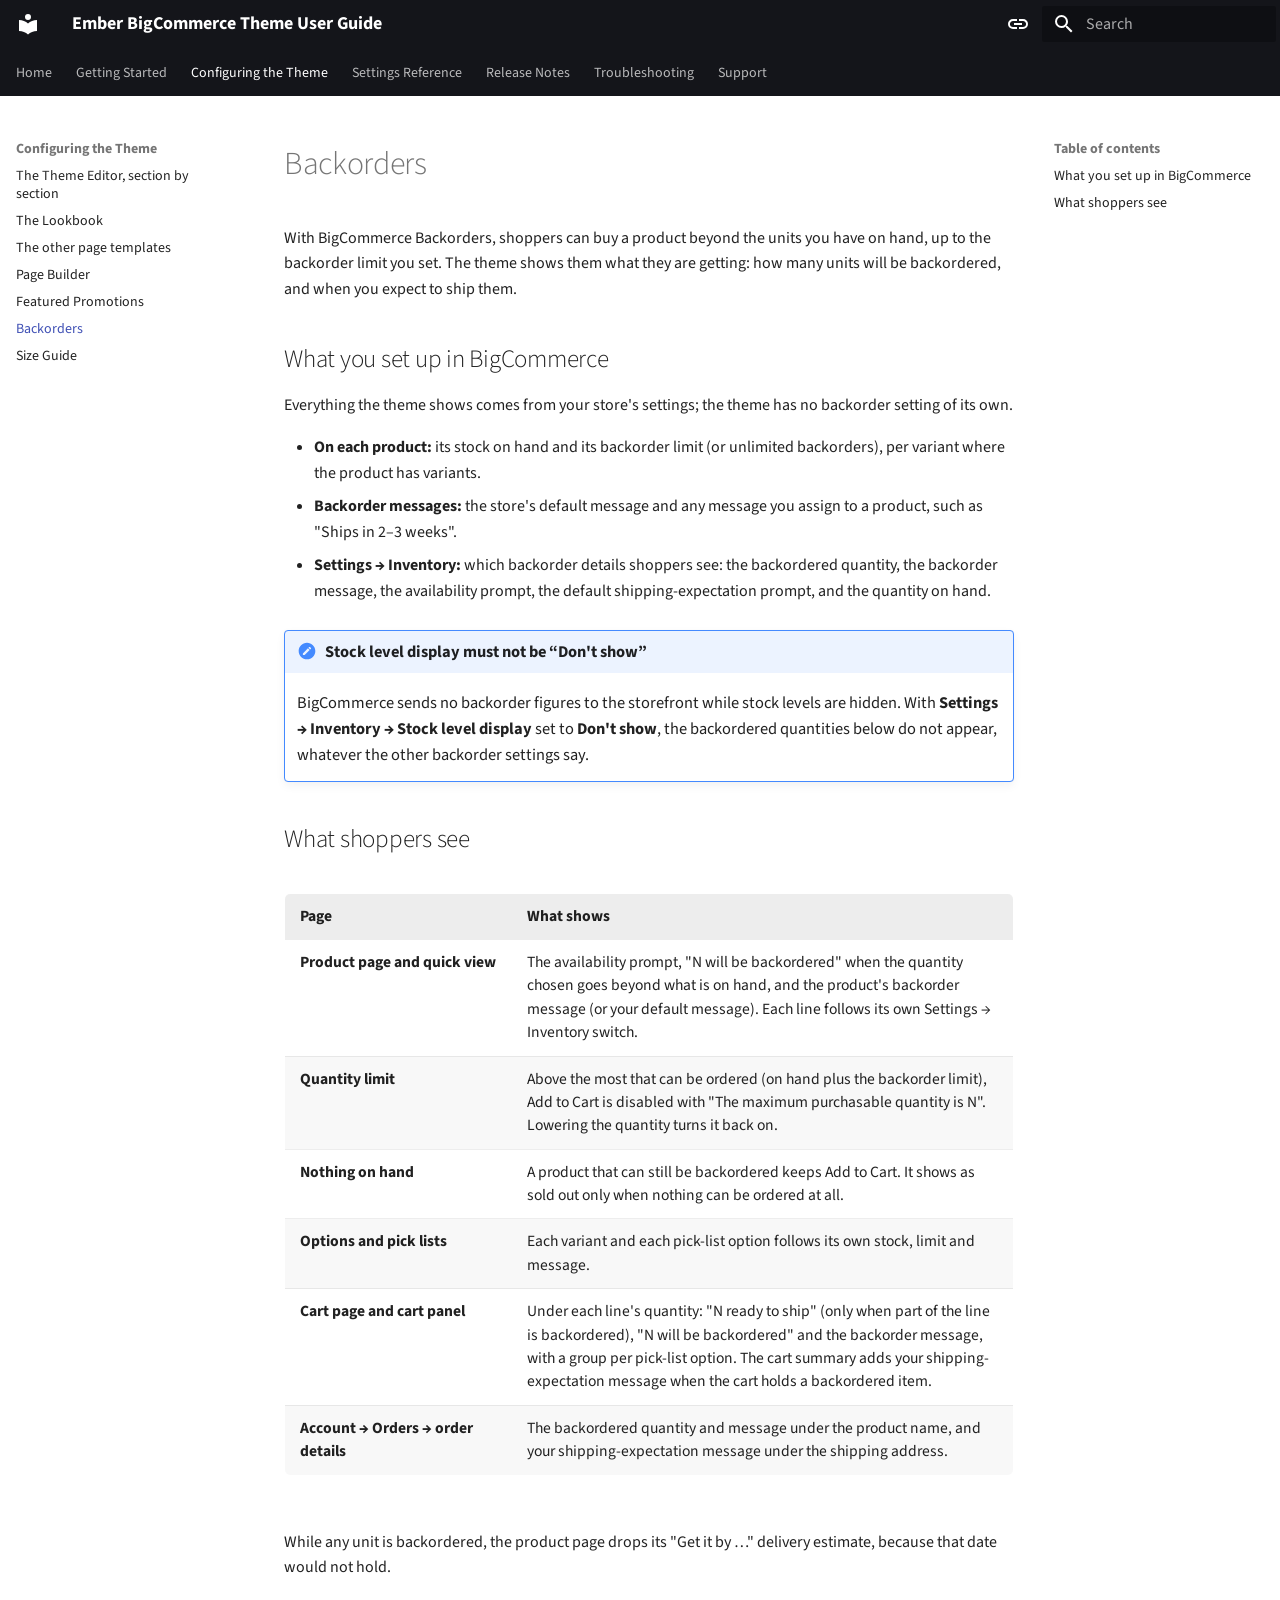
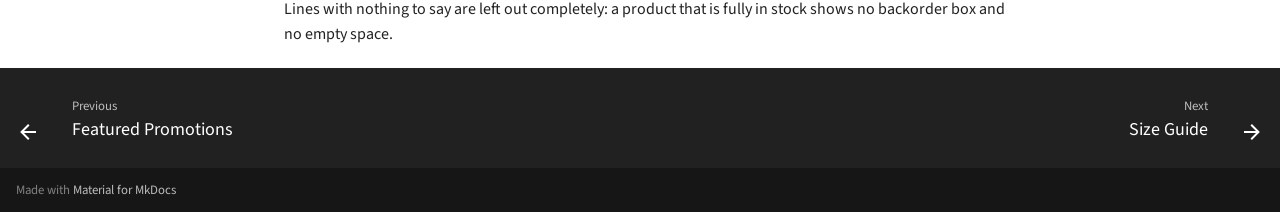
<file: usage/backorders.html>
<!doctype html>
<html lang="en" class="no-js">
  <head>
    
      <meta charset="utf-8">
      <meta name="viewport" content="width=device-width,initial-scale=1">
      
        <meta name="description" content="Merchant guide for the Ember BigCommerce theme by PapaThemes — install it, pick a variation, configure the Theme Editor, and set up the Lookbook and Page Builder hero.">
      
      
        <meta name="author" content="PapaThemes">
      
      
        <link rel="canonical" href="https://tvlgiao.github.io/bc-ember-docs/usage/backorders.html">
      
      
        <link rel="prev" href="featured-promotions.html">
      
      
        <link rel="next" href="size-guide.html">
      
      
      <link rel="icon" href="../assets/images/favicon.png">
      <meta name="generator" content="mkdocs-1.6.1, mkdocs-material-9.5.49">
    
    
      
        <title>Backorders - Ember BigCommerce Theme User Guide</title>
      
    
    
      <link rel="stylesheet" href="../assets/stylesheets/main.6f8fc17f.min.css">
      
        
        <link rel="stylesheet" href="../assets/stylesheets/palette.06af60db.min.css">
      
      


    
    
      
    
    
      
        
        
        <link rel="preconnect" href="https://fonts.gstatic.com" crossorigin>
        <link rel="stylesheet" href="https://fonts.googleapis.com/css?family=Source+Sans+3:300,300i,400,400i,700,700i%7CIBM+Plex+Mono:400,400i,700,700i&display=fallback">
        <style>:root{--md-text-font:"Source Sans 3";--md-code-font:"IBM Plex Mono"}</style>
      
    
    
      <link rel="stylesheet" href="../css/style.css">
    
    <script>__md_scope=new URL("..",location),__md_hash=e=>[...e].reduce(((e,_)=>(e<<5)-e+_.charCodeAt(0)),0),__md_get=(e,_=localStorage,t=__md_scope)=>JSON.parse(_.getItem(t.pathname+"."+e)),__md_set=(e,_,t=localStorage,a=__md_scope)=>{try{t.setItem(a.pathname+"."+e,JSON.stringify(_))}catch(e){}}</script>
    
      

    
    
    
  </head>
  
  
    
    
      
    
    
    
    
    <body dir="ltr" data-md-color-scheme="default" data-md-color-primary="black" data-md-color-accent="deep-orange">
  
    
    <input class="md-toggle" data-md-toggle="drawer" type="checkbox" id="__drawer" autocomplete="off">
    <input class="md-toggle" data-md-toggle="search" type="checkbox" id="__search" autocomplete="off">
    <label class="md-overlay" for="__drawer"></label>
    <div data-md-component="skip">
      
        
        <a href="#backorders" class="md-skip">
          Skip to content
        </a>
      
    </div>
    <div data-md-component="announce">
      
    </div>
    
    
      

<header class="md-header" data-md-component="header">
  <nav class="md-header__inner md-grid" aria-label="Header">
    <a href="../index.html" title="Ember BigCommerce Theme User Guide" class="md-header__button md-logo" aria-label="Ember BigCommerce Theme User Guide" data-md-component="logo">
      
  
  <svg xmlns="http://www.w3.org/2000/svg" viewBox="0 0 24 24"><path d="M12 8a3 3 0 0 0 3-3 3 3 0 0 0-3-3 3 3 0 0 0-3 3 3 3 0 0 0 3 3m0 3.54C9.64 9.35 6.5 8 3 8v11c3.5 0 6.64 1.35 9 3.54 2.36-2.19 5.5-3.54 9-3.54V8c-3.5 0-6.64 1.35-9 3.54"/></svg>

    </a>
    <label class="md-header__button md-icon" for="__drawer">
      
      <svg xmlns="http://www.w3.org/2000/svg" viewBox="0 0 24 24"><path d="M3 6h18v2H3zm0 5h18v2H3zm0 5h18v2H3z"/></svg>
    </label>
    <div class="md-header__title" data-md-component="header-title">
      <div class="md-header__ellipsis">
        <div class="md-header__topic">
          <span class="md-ellipsis">
            Ember BigCommerce Theme User Guide
          </span>
        </div>
        <div class="md-header__topic" data-md-component="header-topic">
          <span class="md-ellipsis">
            
              Backorders
            
          </span>
        </div>
      </div>
    </div>
    
      
        <form class="md-header__option" data-md-component="palette">
  
    
    
    
    <input class="md-option" data-md-color-media="(prefers-color-scheme)" data-md-color-scheme="default" data-md-color-primary="black" data-md-color-accent="deep-orange"  aria-label="Switch to light mode"  type="radio" name="__palette" id="__palette_0">
    
      <label class="md-header__button md-icon" title="Switch to light mode" for="__palette_1" hidden>
        <svg xmlns="http://www.w3.org/2000/svg" viewBox="0 0 24 24"><path d="M3.9 12c0-1.71 1.39-3.1 3.1-3.1h4V7H7a5 5 0 0 0-5 5 5 5 0 0 0 5 5h4v-1.9H7c-1.71 0-3.1-1.39-3.1-3.1M8 13h8v-2H8zm9-6h-4v1.9h4c1.71 0 3.1 1.39 3.1 3.1s-1.39 3.1-3.1 3.1h-4V17h4a5 5 0 0 0 5-5 5 5 0 0 0-5-5"/></svg>
      </label>
    
  
    
    
    
    <input class="md-option" data-md-color-media="(prefers-color-scheme: light)" data-md-color-scheme="default" data-md-color-primary="black" data-md-color-accent="deep-orange"  aria-label="Switch to dark mode"  type="radio" name="__palette" id="__palette_1">
    
      <label class="md-header__button md-icon" title="Switch to dark mode" for="__palette_2" hidden>
        <svg xmlns="http://www.w3.org/2000/svg" viewBox="0 0 24 24"><path d="M17 7H7a5 5 0 0 0-5 5 5 5 0 0 0 5 5h10a5 5 0 0 0 5-5 5 5 0 0 0-5-5m0 8a3 3 0 0 1-3-3 3 3 0 0 1 3-3 3 3 0 0 1 3 3 3 3 0 0 1-3 3"/></svg>
      </label>
    
  
    
    
    
    <input class="md-option" data-md-color-media="(prefers-color-scheme: dark)" data-md-color-scheme="slate" data-md-color-primary="black" data-md-color-accent="deep-orange"  aria-label="Switch to system preference"  type="radio" name="__palette" id="__palette_2">
    
      <label class="md-header__button md-icon" title="Switch to system preference" for="__palette_0" hidden>
        <svg xmlns="http://www.w3.org/2000/svg" viewBox="0 0 24 24"><path d="M17 7H7a5 5 0 0 0-5 5 5 5 0 0 0 5 5h10a5 5 0 0 0 5-5 5 5 0 0 0-5-5M7 15a3 3 0 0 1-3-3 3 3 0 0 1 3-3 3 3 0 0 1 3 3 3 3 0 0 1-3 3"/></svg>
      </label>
    
  
</form>
      
    
    
      <script>var palette=__md_get("__palette");if(palette&&palette.color){if("(prefers-color-scheme)"===palette.color.media){var media=matchMedia("(prefers-color-scheme: light)"),input=document.querySelector(media.matches?"[data-md-color-media='(prefers-color-scheme: light)']":"[data-md-color-media='(prefers-color-scheme: dark)']");palette.color.media=input.getAttribute("data-md-color-media"),palette.color.scheme=input.getAttribute("data-md-color-scheme"),palette.color.primary=input.getAttribute("data-md-color-primary"),palette.color.accent=input.getAttribute("data-md-color-accent")}for(var[key,value]of Object.entries(palette.color))document.body.setAttribute("data-md-color-"+key,value)}</script>
    
    
    
      <label class="md-header__button md-icon" for="__search">
        
        <svg xmlns="http://www.w3.org/2000/svg" viewBox="0 0 24 24"><path d="M9.5 3A6.5 6.5 0 0 1 16 9.5c0 1.61-.59 3.09-1.56 4.23l.27.27h.79l5 5-1.5 1.5-5-5v-.79l-.27-.27A6.52 6.52 0 0 1 9.5 16 6.5 6.5 0 0 1 3 9.5 6.5 6.5 0 0 1 9.5 3m0 2C7 5 5 7 5 9.5S7 14 9.5 14 14 12 14 9.5 12 5 9.5 5"/></svg>
      </label>
      <div class="md-search" data-md-component="search" role="dialog">
  <label class="md-search__overlay" for="__search"></label>
  <div class="md-search__inner" role="search">
    <form class="md-search__form" name="search">
      <input type="text" class="md-search__input" name="query" aria-label="Search" placeholder="Search" autocapitalize="off" autocorrect="off" autocomplete="off" spellcheck="false" data-md-component="search-query" required>
      <label class="md-search__icon md-icon" for="__search">
        
        <svg xmlns="http://www.w3.org/2000/svg" viewBox="0 0 24 24"><path d="M9.5 3A6.5 6.5 0 0 1 16 9.5c0 1.61-.59 3.09-1.56 4.23l.27.27h.79l5 5-1.5 1.5-5-5v-.79l-.27-.27A6.52 6.52 0 0 1 9.5 16 6.5 6.5 0 0 1 3 9.5 6.5 6.5 0 0 1 9.5 3m0 2C7 5 5 7 5 9.5S7 14 9.5 14 14 12 14 9.5 12 5 9.5 5"/></svg>
        
        <svg xmlns="http://www.w3.org/2000/svg" viewBox="0 0 24 24"><path d="M20 11v2H8l5.5 5.5-1.42 1.42L4.16 12l7.92-7.92L13.5 5.5 8 11z"/></svg>
      </label>
      <nav class="md-search__options" aria-label="Search">
        
          <a href="javascript:void(0)" class="md-search__icon md-icon" title="Share" aria-label="Share" data-clipboard data-clipboard-text="" data-md-component="search-share" tabindex="-1">
            
            <svg xmlns="http://www.w3.org/2000/svg" viewBox="0 0 24 24"><path d="M18 16.08c-.76 0-1.44.3-1.96.77L8.91 12.7c.05-.23.09-.46.09-.7s-.04-.47-.09-.7l7.05-4.11c.54.5 1.25.81 2.04.81a3 3 0 0 0 3-3 3 3 0 0 0-3-3 3 3 0 0 0-3 3c0 .24.04.47.09.7L8.04 9.81C7.5 9.31 6.79 9 6 9a3 3 0 0 0-3 3 3 3 0 0 0 3 3c.79 0 1.5-.31 2.04-.81l7.12 4.15c-.05.21-.08.43-.08.66 0 1.61 1.31 2.91 2.92 2.91s2.92-1.3 2.92-2.91A2.92 2.92 0 0 0 18 16.08"/></svg>
          </a>
        
        <button type="reset" class="md-search__icon md-icon" title="Clear" aria-label="Clear" tabindex="-1">
          
          <svg xmlns="http://www.w3.org/2000/svg" viewBox="0 0 24 24"><path d="M19 6.41 17.59 5 12 10.59 6.41 5 5 6.41 10.59 12 5 17.59 6.41 19 12 13.41 17.59 19 19 17.59 13.41 12z"/></svg>
        </button>
      </nav>
      
        <div class="md-search__suggest" data-md-component="search-suggest"></div>
      
    </form>
    <div class="md-search__output">
      <div class="md-search__scrollwrap" tabindex="0" data-md-scrollfix>
        <div class="md-search-result" data-md-component="search-result">
          <div class="md-search-result__meta">
            Initializing search
          </div>
          <ol class="md-search-result__list" role="presentation"></ol>
        </div>
      </div>
    </div>
  </div>
</div>
    
    
  </nav>
  
</header>
    
    <div class="md-container" data-md-component="container">
      
      
        
          
            
<nav class="md-tabs" aria-label="Tabs" data-md-component="tabs">
  <div class="md-grid">
    <ul class="md-tabs__list">
      
        
  
  
  
    <li class="md-tabs__item">
      <a href="../index.html" class="md-tabs__link">
        
  
    
  
  Home

      </a>
    </li>
  

      
        
  
  
  
    
    
      <li class="md-tabs__item">
        <a href="install.html" class="md-tabs__link">
          
  
    
  
  Getting Started

        </a>
      </li>
    
  

      
        
  
  
    
  
  
    
    
      <li class="md-tabs__item md-tabs__item--active">
        <a href="theme-editor.html" class="md-tabs__link">
          
  
    
  
  Configuring the Theme

        </a>
      </li>
    
  

      
        
  
  
  
    <li class="md-tabs__item">
      <a href="../settings-reference.html" class="md-tabs__link">
        
  
    
  
  Settings Reference

      </a>
    </li>
  

      
        
  
  
  
    <li class="md-tabs__item">
      <a href="../changelog.html" class="md-tabs__link">
        
  
    
  
  Release Notes

      </a>
    </li>
  

      
        
  
  
  
    <li class="md-tabs__item">
      <a href="../troubleshooting.html" class="md-tabs__link">
        
  
    
  
  Troubleshooting

      </a>
    </li>
  

      
        
  
  
  
    <li class="md-tabs__item">
      <a href="../support.html" class="md-tabs__link">
        
  
    
  
  Support

      </a>
    </li>
  

      
    </ul>
  </div>
</nav>
          
        
      
      <main class="md-main" data-md-component="main">
        <div class="md-main__inner md-grid">
          
            
              
              <div class="md-sidebar md-sidebar--primary" data-md-component="sidebar" data-md-type="navigation" >
                <div class="md-sidebar__scrollwrap">
                  <div class="md-sidebar__inner">
                    


  


<nav class="md-nav md-nav--primary md-nav--lifted" aria-label="Navigation" data-md-level="0">
  <label class="md-nav__title" for="__drawer">
    <a href="../index.html" title="Ember BigCommerce Theme User Guide" class="md-nav__button md-logo" aria-label="Ember BigCommerce Theme User Guide" data-md-component="logo">
      
  
  <svg xmlns="http://www.w3.org/2000/svg" viewBox="0 0 24 24"><path d="M12 8a3 3 0 0 0 3-3 3 3 0 0 0-3-3 3 3 0 0 0-3 3 3 3 0 0 0 3 3m0 3.54C9.64 9.35 6.5 8 3 8v11c3.5 0 6.64 1.35 9 3.54 2.36-2.19 5.5-3.54 9-3.54V8c-3.5 0-6.64 1.35-9 3.54"/></svg>

    </a>
    Ember BigCommerce Theme User Guide
  </label>
  
  <ul class="md-nav__list" data-md-scrollfix>
    
      
      
  
  
  
  
    <li class="md-nav__item">
      <a href="../index.html" class="md-nav__link">
        
  
  <span class="md-ellipsis">
    Home
  </span>
  

      </a>
    </li>
  

    
      
      
  
  
  
  
    
    
      
        
      
        
      
    
    
      
      
        
      
    
    
    <li class="md-nav__item md-nav__item--nested">
      
        
        
        <input class="md-nav__toggle md-toggle " type="checkbox" id="__nav_2" >
        
          
          <label class="md-nav__link" for="__nav_2" id="__nav_2_label" tabindex="0">
            
  
  <span class="md-ellipsis">
    Getting Started
  </span>
  

            <span class="md-nav__icon md-icon"></span>
          </label>
        
        <nav class="md-nav" data-md-level="1" aria-labelledby="__nav_2_label" aria-expanded="false">
          <label class="md-nav__title" for="__nav_2">
            <span class="md-nav__icon md-icon"></span>
            Getting Started
          </label>
          <ul class="md-nav__list" data-md-scrollfix>
            
              
                
  
  
  
  
    <li class="md-nav__item">
      <a href="install.html" class="md-nav__link">
        
  
  <span class="md-ellipsis">
    Installing
  </span>
  

      </a>
    </li>
  

              
            
              
                
  
  
  
  
    <li class="md-nav__item">
      <a href="choose-variation.html" class="md-nav__link">
        
  
  <span class="md-ellipsis">
    Choosing a variation
  </span>
  

      </a>
    </li>
  

              
            
          </ul>
        </nav>
      
    </li>
  

    
      
      
  
  
    
  
  
  
    
    
      
        
      
        
      
        
      
        
      
        
      
        
      
        
      
    
    
      
        
        
      
      
        
      
    
    
    <li class="md-nav__item md-nav__item--active md-nav__item--section md-nav__item--nested">
      
        
        
        <input class="md-nav__toggle md-toggle " type="checkbox" id="__nav_3" checked>
        
          
          <label class="md-nav__link" for="__nav_3" id="__nav_3_label" tabindex="">
            
  
  <span class="md-ellipsis">
    Configuring the Theme
  </span>
  

            <span class="md-nav__icon md-icon"></span>
          </label>
        
        <nav class="md-nav" data-md-level="1" aria-labelledby="__nav_3_label" aria-expanded="true">
          <label class="md-nav__title" for="__nav_3">
            <span class="md-nav__icon md-icon"></span>
            Configuring the Theme
          </label>
          <ul class="md-nav__list" data-md-scrollfix>
            
              
                
  
  
  
  
    <li class="md-nav__item">
      <a href="theme-editor.html" class="md-nav__link">
        
  
  <span class="md-ellipsis">
    The Theme Editor, section by section
  </span>
  

      </a>
    </li>
  

              
            
              
                
  
  
  
  
    <li class="md-nav__item">
      <a href="lookbook.html" class="md-nav__link">
        
  
  <span class="md-ellipsis">
    The Lookbook
  </span>
  

      </a>
    </li>
  

              
            
              
                
  
  
  
  
    <li class="md-nav__item">
      <a href="page-templates.html" class="md-nav__link">
        
  
  <span class="md-ellipsis">
    The other page templates
  </span>
  

      </a>
    </li>
  

              
            
              
                
  
  
  
  
    <li class="md-nav__item">
      <a href="page-builder.html" class="md-nav__link">
        
  
  <span class="md-ellipsis">
    Page Builder
  </span>
  

      </a>
    </li>
  

              
            
              
                
  
  
  
  
    <li class="md-nav__item">
      <a href="featured-promotions.html" class="md-nav__link">
        
  
  <span class="md-ellipsis">
    Featured Promotions
  </span>
  

      </a>
    </li>
  

              
            
              
                
  
  
    
  
  
  
    <li class="md-nav__item md-nav__item--active">
      
      <input class="md-nav__toggle md-toggle" type="checkbox" id="__toc">
      
      
        
      
      
        <label class="md-nav__link md-nav__link--active" for="__toc">
          
  
  <span class="md-ellipsis">
    Backorders
  </span>
  

          <span class="md-nav__icon md-icon"></span>
        </label>
      
      <a href="backorders.html" class="md-nav__link md-nav__link--active">
        
  
  <span class="md-ellipsis">
    Backorders
  </span>
  

      </a>
      
        

<nav class="md-nav md-nav--secondary" aria-label="Table of contents">
  
  
  
    
  
  
    <label class="md-nav__title" for="__toc">
      <span class="md-nav__icon md-icon"></span>
      Table of contents
    </label>
    <ul class="md-nav__list" data-md-component="toc" data-md-scrollfix>
      
        <li class="md-nav__item">
  <a href="#what-you-set-up-in-bigcommerce" class="md-nav__link">
    <span class="md-ellipsis">
      What you set up in BigCommerce
    </span>
  </a>
  
</li>
      
        <li class="md-nav__item">
  <a href="#what-shoppers-see" class="md-nav__link">
    <span class="md-ellipsis">
      What shoppers see
    </span>
  </a>
  
</li>
      
    </ul>
  
</nav>
      
    </li>
  

              
            
              
                
  
  
  
  
    <li class="md-nav__item">
      <a href="size-guide.html" class="md-nav__link">
        
  
  <span class="md-ellipsis">
    Size Guide
  </span>
  

      </a>
    </li>
  

              
            
          </ul>
        </nav>
      
    </li>
  

    
      
      
  
  
  
  
    <li class="md-nav__item">
      <a href="../settings-reference.html" class="md-nav__link">
        
  
  <span class="md-ellipsis">
    Settings Reference
  </span>
  

      </a>
    </li>
  

    
      
      
  
  
  
  
    <li class="md-nav__item">
      <a href="../changelog.html" class="md-nav__link">
        
  
  <span class="md-ellipsis">
    Release Notes
  </span>
  

      </a>
    </li>
  

    
      
      
  
  
  
  
    <li class="md-nav__item">
      <a href="../troubleshooting.html" class="md-nav__link">
        
  
  <span class="md-ellipsis">
    Troubleshooting
  </span>
  

      </a>
    </li>
  

    
      
      
  
  
  
  
    <li class="md-nav__item">
      <a href="../support.html" class="md-nav__link">
        
  
  <span class="md-ellipsis">
    Support
  </span>
  

      </a>
    </li>
  

    
  </ul>
</nav>
                  </div>
                </div>
              </div>
            
            
              
              <div class="md-sidebar md-sidebar--secondary" data-md-component="sidebar" data-md-type="toc" >
                <div class="md-sidebar__scrollwrap">
                  <div class="md-sidebar__inner">
                    

<nav class="md-nav md-nav--secondary" aria-label="Table of contents">
  
  
  
    
  
  
    <label class="md-nav__title" for="__toc">
      <span class="md-nav__icon md-icon"></span>
      Table of contents
    </label>
    <ul class="md-nav__list" data-md-component="toc" data-md-scrollfix>
      
        <li class="md-nav__item">
  <a href="#what-you-set-up-in-bigcommerce" class="md-nav__link">
    <span class="md-ellipsis">
      What you set up in BigCommerce
    </span>
  </a>
  
</li>
      
        <li class="md-nav__item">
  <a href="#what-shoppers-see" class="md-nav__link">
    <span class="md-ellipsis">
      What shoppers see
    </span>
  </a>
  
</li>
      
    </ul>
  
</nav>
                  </div>
                </div>
              </div>
            
          
          
            <div class="md-content" data-md-component="content">
              <article class="md-content__inner md-typeset">
                
                  


<h1 id="backorders">Backorders<a class="headerlink" href="#backorders" title="Permanent link">&para;</a></h1>
<p>With BigCommerce Backorders, shoppers can buy a product beyond the units you have on
hand, up to the backorder limit you set. The theme shows them what they are getting: how
many units will be backordered, and when you expect to ship them.</p>
<h2 id="what-you-set-up-in-bigcommerce">What you set up in BigCommerce<a class="headerlink" href="#what-you-set-up-in-bigcommerce" title="Permanent link">&para;</a></h2>
<p>Everything the theme shows comes from your store's settings; the theme has no backorder
setting of its own.</p>
<ul>
<li><strong>On each product:</strong> its stock on hand and its backorder limit (or unlimited
  backorders), per variant where the product has variants.</li>
<li><strong>Backorder messages:</strong> the store's default message and any message you assign to a
  product, such as "Ships in 2–3 weeks".</li>
<li><strong>Settings → Inventory:</strong> which backorder details shoppers see: the backordered
  quantity, the backorder message, the availability prompt, the default
  shipping-expectation prompt, and the quantity on hand.</li>
</ul>
<div class="admonition note">
<p class="admonition-title">Stock level display must not be “Don't show”</p>
<p>BigCommerce sends no backorder figures to the storefront while stock levels are
hidden. With <strong>Settings → Inventory → Stock level display</strong> set to <strong>Don't show</strong>,
the backordered quantities below do not appear, whatever the other backorder
settings say.</p>
</div>
<h2 id="what-shoppers-see">What shoppers see<a class="headerlink" href="#what-shoppers-see" title="Permanent link">&para;</a></h2>
<table>
<thead>
<tr>
<th>Page</th>
<th>What shows</th>
</tr>
</thead>
<tbody>
<tr>
<td><strong>Product page and quick view</strong></td>
<td>The availability prompt, "N will be backordered" when the quantity chosen goes beyond what is on hand, and the product's backorder message (or your default message). Each line follows its own Settings → Inventory switch.</td>
</tr>
<tr>
<td><strong>Quantity limit</strong></td>
<td>Above the most that can be ordered (on hand plus the backorder limit), Add to Cart is disabled with "The maximum purchasable quantity is N". Lowering the quantity turns it back on.</td>
</tr>
<tr>
<td><strong>Nothing on hand</strong></td>
<td>A product that can still be backordered keeps Add to Cart. It shows as sold out only when nothing can be ordered at all.</td>
</tr>
<tr>
<td><strong>Options and pick lists</strong></td>
<td>Each variant and each pick-list option follows its own stock, limit and message.</td>
</tr>
<tr>
<td><strong>Cart page and cart panel</strong></td>
<td>Under each line's quantity: "N ready to ship" (only when part of the line is backordered), "N will be backordered" and the backorder message, with a group per pick-list option. The cart summary adds your shipping-expectation message when the cart holds a backordered item.</td>
</tr>
<tr>
<td><strong>Account → Orders → order details</strong></td>
<td>The backordered quantity and message under the product name, and your shipping-expectation message under the shipping address.</td>
</tr>
</tbody>
</table>
<p>While any unit is backordered, the product page drops its "Get it by …" delivery
estimate, because that date would not hold.</p>
<p>Lines with nothing to say are left out completely: a product that is fully in stock
shows no backorder box and no empty space.</p>












                
              </article>
            </div>
          
          
<script>var target=document.getElementById(location.hash.slice(1));target&&target.name&&(target.checked=target.name.startsWith("__tabbed_"))</script>
        </div>
        
          <button type="button" class="md-top md-icon" data-md-component="top" hidden>
  
  <svg xmlns="http://www.w3.org/2000/svg" viewBox="0 0 24 24"><path d="M13 20h-2V8l-5.5 5.5-1.42-1.42L12 4.16l7.92 7.92-1.42 1.42L13 8z"/></svg>
  Back to top
</button>
        
      </main>
      
        <footer class="md-footer">
  
    
      
      <nav class="md-footer__inner md-grid" aria-label="Footer" >
        
          
          <a href="featured-promotions.html" class="md-footer__link md-footer__link--prev" aria-label="Previous: Featured Promotions">
            <div class="md-footer__button md-icon">
              
              <svg xmlns="http://www.w3.org/2000/svg" viewBox="0 0 24 24"><path d="M20 11v2H8l5.5 5.5-1.42 1.42L4.16 12l7.92-7.92L13.5 5.5 8 11z"/></svg>
            </div>
            <div class="md-footer__title">
              <span class="md-footer__direction">
                Previous
              </span>
              <div class="md-ellipsis">
                Featured Promotions
              </div>
            </div>
          </a>
        
        
          
          <a href="size-guide.html" class="md-footer__link md-footer__link--next" aria-label="Next: Size Guide">
            <div class="md-footer__title">
              <span class="md-footer__direction">
                Next
              </span>
              <div class="md-ellipsis">
                Size Guide
              </div>
            </div>
            <div class="md-footer__button md-icon">
              
              <svg xmlns="http://www.w3.org/2000/svg" viewBox="0 0 24 24"><path d="M4 11v2h12l-5.5 5.5 1.42 1.42L19.84 12l-7.92-7.92L10.5 5.5 16 11z"/></svg>
            </div>
          </a>
        
      </nav>
    
  
  <div class="md-footer-meta md-typeset">
    <div class="md-footer-meta__inner md-grid">
      <div class="md-copyright">
  
  
    Made with
    <a href="https://squidfunk.github.io/mkdocs-material/" target="_blank" rel="noopener">
      Material for MkDocs
    </a>
  
</div>
      
    </div>
  </div>
</footer>
      
    </div>
    <div class="md-dialog" data-md-component="dialog">
      <div class="md-dialog__inner md-typeset"></div>
    </div>
    
    
    <script id="__config" type="application/json">{"base": "..", "features": ["announce.dismiss", "content.code.annotate", "content.code.copy", "content.tooltips", "navigation.footer", "navigation.indexes", "navigation.sections", "navigation.tabs", "navigation.top", "navigation.tracking", "search.highlight", "search.share", "search.suggest", "toc.follow"], "search": "../assets/javascripts/workers/search.6ce7567c.min.js", "translations": {"clipboard.copied": "Copied to clipboard", "clipboard.copy": "Copy to clipboard", "search.result.more.one": "1 more on this page", "search.result.more.other": "# more on this page", "search.result.none": "No matching documents", "search.result.one": "1 matching document", "search.result.other": "# matching documents", "search.result.placeholder": "Type to start searching", "search.result.term.missing": "Missing", "select.version": "Select version"}}</script>
    
    
  
      <script src="../assets/javascripts/bundle.88dd0f4e.min.js"></script>
      
    
  <script src="https://bc-tools.papathemes.com/embed/chatbot.js" async></script>

  </body>
</html>
</file>
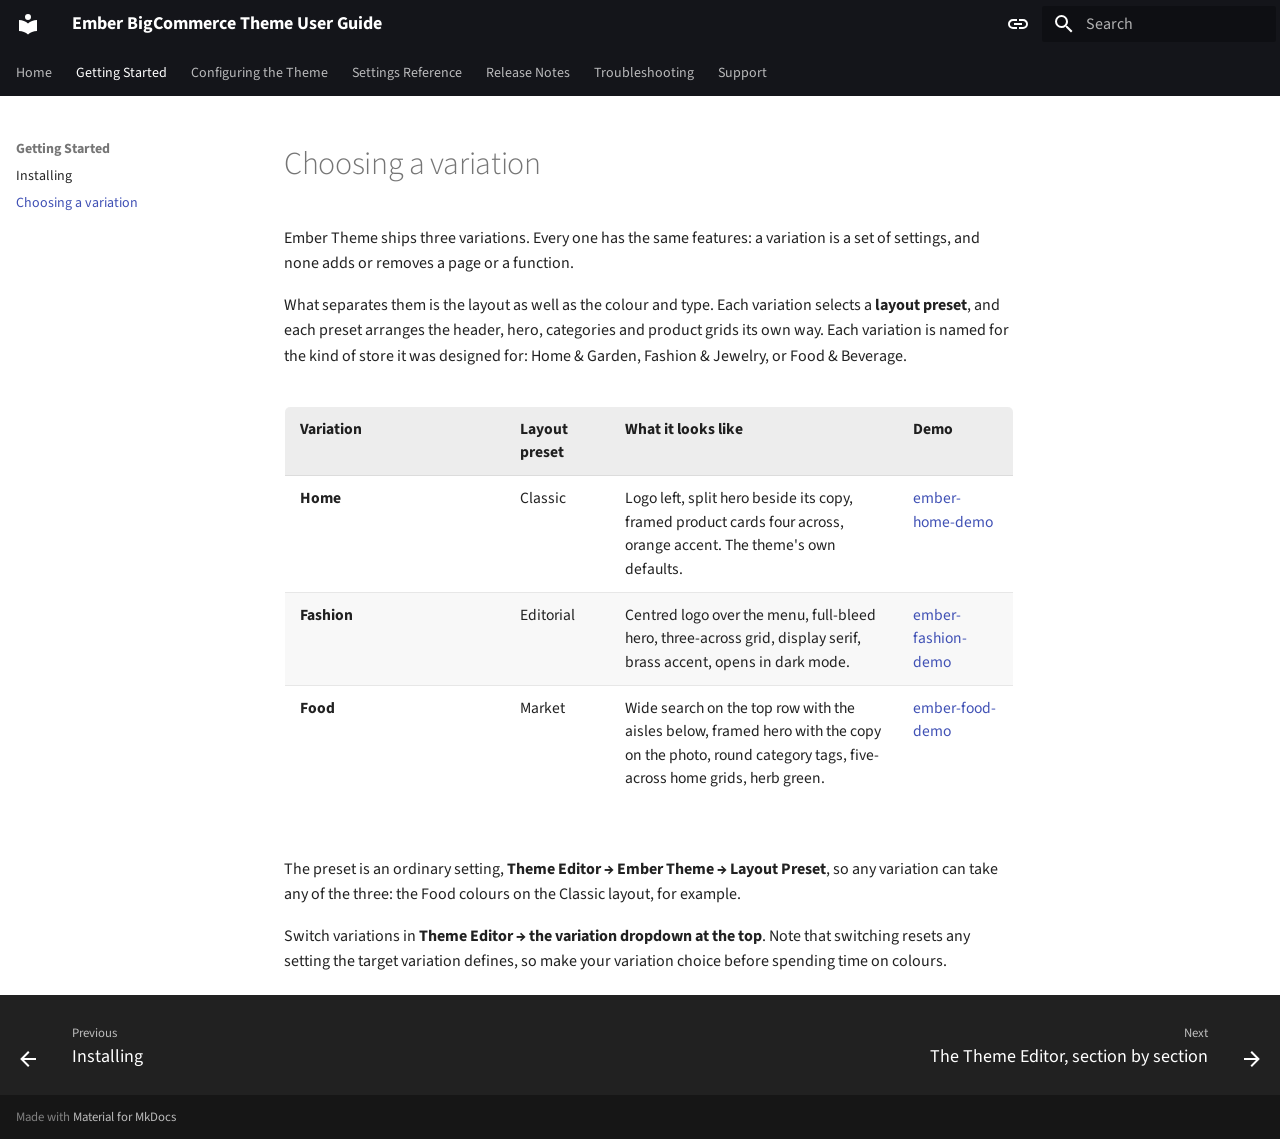
<file: usage/choose-variation.html>
<!doctype html>
<html lang="en" class="no-js">
  <head>
    
      <meta charset="utf-8">
      <meta name="viewport" content="width=device-width,initial-scale=1">
      
        <meta name="description" content="Merchant guide for the Ember BigCommerce theme by PapaThemes — install it, pick a variation, configure the Theme Editor, and set up the Lookbook and Page Builder hero.">
      
      
        <meta name="author" content="PapaThemes">
      
      
        <link rel="canonical" href="https://tvlgiao.github.io/bc-ember-docs/usage/choose-variation.html">
      
      
        <link rel="prev" href="install.html">
      
      
        <link rel="next" href="theme-editor.html">
      
      
      <link rel="icon" href="../assets/images/favicon.png">
      <meta name="generator" content="mkdocs-1.6.1, mkdocs-material-9.5.49">
    
    
      
        <title>Choosing a variation - Ember BigCommerce Theme User Guide</title>
      
    
    
      <link rel="stylesheet" href="../assets/stylesheets/main.6f8fc17f.min.css">
      
        
        <link rel="stylesheet" href="../assets/stylesheets/palette.06af60db.min.css">
      
      


    
    
      
    
    
      
        
        
        <link rel="preconnect" href="https://fonts.gstatic.com" crossorigin>
        <link rel="stylesheet" href="https://fonts.googleapis.com/css?family=Source+Sans+3:300,300i,400,400i,700,700i%7CIBM+Plex+Mono:400,400i,700,700i&display=fallback">
        <style>:root{--md-text-font:"Source Sans 3";--md-code-font:"IBM Plex Mono"}</style>
      
    
    
      <link rel="stylesheet" href="../css/style.css">
    
    <script>__md_scope=new URL("..",location),__md_hash=e=>[...e].reduce(((e,_)=>(e<<5)-e+_.charCodeAt(0)),0),__md_get=(e,_=localStorage,t=__md_scope)=>JSON.parse(_.getItem(t.pathname+"."+e)),__md_set=(e,_,t=localStorage,a=__md_scope)=>{try{t.setItem(a.pathname+"."+e,JSON.stringify(_))}catch(e){}}</script>
    
      

    
    
    
  </head>
  
  
    
    
      
    
    
    
    
    <body dir="ltr" data-md-color-scheme="default" data-md-color-primary="black" data-md-color-accent="deep-orange">
  
    
    <input class="md-toggle" data-md-toggle="drawer" type="checkbox" id="__drawer" autocomplete="off">
    <input class="md-toggle" data-md-toggle="search" type="checkbox" id="__search" autocomplete="off">
    <label class="md-overlay" for="__drawer"></label>
    <div data-md-component="skip">
      
        
        <a href="#choosing-a-variation" class="md-skip">
          Skip to content
        </a>
      
    </div>
    <div data-md-component="announce">
      
    </div>
    
    
      

<header class="md-header" data-md-component="header">
  <nav class="md-header__inner md-grid" aria-label="Header">
    <a href="../index.html" title="Ember BigCommerce Theme User Guide" class="md-header__button md-logo" aria-label="Ember BigCommerce Theme User Guide" data-md-component="logo">
      
  
  <svg xmlns="http://www.w3.org/2000/svg" viewBox="0 0 24 24"><path d="M12 8a3 3 0 0 0 3-3 3 3 0 0 0-3-3 3 3 0 0 0-3 3 3 3 0 0 0 3 3m0 3.54C9.64 9.35 6.5 8 3 8v11c3.5 0 6.64 1.35 9 3.54 2.36-2.19 5.5-3.54 9-3.54V8c-3.5 0-6.64 1.35-9 3.54"/></svg>

    </a>
    <label class="md-header__button md-icon" for="__drawer">
      
      <svg xmlns="http://www.w3.org/2000/svg" viewBox="0 0 24 24"><path d="M3 6h18v2H3zm0 5h18v2H3zm0 5h18v2H3z"/></svg>
    </label>
    <div class="md-header__title" data-md-component="header-title">
      <div class="md-header__ellipsis">
        <div class="md-header__topic">
          <span class="md-ellipsis">
            Ember BigCommerce Theme User Guide
          </span>
        </div>
        <div class="md-header__topic" data-md-component="header-topic">
          <span class="md-ellipsis">
            
              Choosing a variation
            
          </span>
        </div>
      </div>
    </div>
    
      
        <form class="md-header__option" data-md-component="palette">
  
    
    
    
    <input class="md-option" data-md-color-media="(prefers-color-scheme)" data-md-color-scheme="default" data-md-color-primary="black" data-md-color-accent="deep-orange"  aria-label="Switch to light mode"  type="radio" name="__palette" id="__palette_0">
    
      <label class="md-header__button md-icon" title="Switch to light mode" for="__palette_1" hidden>
        <svg xmlns="http://www.w3.org/2000/svg" viewBox="0 0 24 24"><path d="M3.9 12c0-1.71 1.39-3.1 3.1-3.1h4V7H7a5 5 0 0 0-5 5 5 5 0 0 0 5 5h4v-1.9H7c-1.71 0-3.1-1.39-3.1-3.1M8 13h8v-2H8zm9-6h-4v1.9h4c1.71 0 3.1 1.39 3.1 3.1s-1.39 3.1-3.1 3.1h-4V17h4a5 5 0 0 0 5-5 5 5 0 0 0-5-5"/></svg>
      </label>
    
  
    
    
    
    <input class="md-option" data-md-color-media="(prefers-color-scheme: light)" data-md-color-scheme="default" data-md-color-primary="black" data-md-color-accent="deep-orange"  aria-label="Switch to dark mode"  type="radio" name="__palette" id="__palette_1">
    
      <label class="md-header__button md-icon" title="Switch to dark mode" for="__palette_2" hidden>
        <svg xmlns="http://www.w3.org/2000/svg" viewBox="0 0 24 24"><path d="M17 7H7a5 5 0 0 0-5 5 5 5 0 0 0 5 5h10a5 5 0 0 0 5-5 5 5 0 0 0-5-5m0 8a3 3 0 0 1-3-3 3 3 0 0 1 3-3 3 3 0 0 1 3 3 3 3 0 0 1-3 3"/></svg>
      </label>
    
  
    
    
    
    <input class="md-option" data-md-color-media="(prefers-color-scheme: dark)" data-md-color-scheme="slate" data-md-color-primary="black" data-md-color-accent="deep-orange"  aria-label="Switch to system preference"  type="radio" name="__palette" id="__palette_2">
    
      <label class="md-header__button md-icon" title="Switch to system preference" for="__palette_0" hidden>
        <svg xmlns="http://www.w3.org/2000/svg" viewBox="0 0 24 24"><path d="M17 7H7a5 5 0 0 0-5 5 5 5 0 0 0 5 5h10a5 5 0 0 0 5-5 5 5 0 0 0-5-5M7 15a3 3 0 0 1-3-3 3 3 0 0 1 3-3 3 3 0 0 1 3 3 3 3 0 0 1-3 3"/></svg>
      </label>
    
  
</form>
      
    
    
      <script>var palette=__md_get("__palette");if(palette&&palette.color){if("(prefers-color-scheme)"===palette.color.media){var media=matchMedia("(prefers-color-scheme: light)"),input=document.querySelector(media.matches?"[data-md-color-media='(prefers-color-scheme: light)']":"[data-md-color-media='(prefers-color-scheme: dark)']");palette.color.media=input.getAttribute("data-md-color-media"),palette.color.scheme=input.getAttribute("data-md-color-scheme"),palette.color.primary=input.getAttribute("data-md-color-primary"),palette.color.accent=input.getAttribute("data-md-color-accent")}for(var[key,value]of Object.entries(palette.color))document.body.setAttribute("data-md-color-"+key,value)}</script>
    
    
    
      <label class="md-header__button md-icon" for="__search">
        
        <svg xmlns="http://www.w3.org/2000/svg" viewBox="0 0 24 24"><path d="M9.5 3A6.5 6.5 0 0 1 16 9.5c0 1.61-.59 3.09-1.56 4.23l.27.27h.79l5 5-1.5 1.5-5-5v-.79l-.27-.27A6.52 6.52 0 0 1 9.5 16 6.5 6.5 0 0 1 3 9.5 6.5 6.5 0 0 1 9.5 3m0 2C7 5 5 7 5 9.5S7 14 9.5 14 14 12 14 9.5 12 5 9.5 5"/></svg>
      </label>
      <div class="md-search" data-md-component="search" role="dialog">
  <label class="md-search__overlay" for="__search"></label>
  <div class="md-search__inner" role="search">
    <form class="md-search__form" name="search">
      <input type="text" class="md-search__input" name="query" aria-label="Search" placeholder="Search" autocapitalize="off" autocorrect="off" autocomplete="off" spellcheck="false" data-md-component="search-query" required>
      <label class="md-search__icon md-icon" for="__search">
        
        <svg xmlns="http://www.w3.org/2000/svg" viewBox="0 0 24 24"><path d="M9.5 3A6.5 6.5 0 0 1 16 9.5c0 1.61-.59 3.09-1.56 4.23l.27.27h.79l5 5-1.5 1.5-5-5v-.79l-.27-.27A6.52 6.52 0 0 1 9.5 16 6.5 6.5 0 0 1 3 9.5 6.5 6.5 0 0 1 9.5 3m0 2C7 5 5 7 5 9.5S7 14 9.5 14 14 12 14 9.5 12 5 9.5 5"/></svg>
        
        <svg xmlns="http://www.w3.org/2000/svg" viewBox="0 0 24 24"><path d="M20 11v2H8l5.5 5.5-1.42 1.42L4.16 12l7.92-7.92L13.5 5.5 8 11z"/></svg>
      </label>
      <nav class="md-search__options" aria-label="Search">
        
          <a href="javascript:void(0)" class="md-search__icon md-icon" title="Share" aria-label="Share" data-clipboard data-clipboard-text="" data-md-component="search-share" tabindex="-1">
            
            <svg xmlns="http://www.w3.org/2000/svg" viewBox="0 0 24 24"><path d="M18 16.08c-.76 0-1.44.3-1.96.77L8.91 12.7c.05-.23.09-.46.09-.7s-.04-.47-.09-.7l7.05-4.11c.54.5 1.25.81 2.04.81a3 3 0 0 0 3-3 3 3 0 0 0-3-3 3 3 0 0 0-3 3c0 .24.04.47.09.7L8.04 9.81C7.5 9.31 6.79 9 6 9a3 3 0 0 0-3 3 3 3 0 0 0 3 3c.79 0 1.5-.31 2.04-.81l7.12 4.15c-.05.21-.08.43-.08.66 0 1.61 1.31 2.91 2.92 2.91s2.92-1.3 2.92-2.91A2.92 2.92 0 0 0 18 16.08"/></svg>
          </a>
        
        <button type="reset" class="md-search__icon md-icon" title="Clear" aria-label="Clear" tabindex="-1">
          
          <svg xmlns="http://www.w3.org/2000/svg" viewBox="0 0 24 24"><path d="M19 6.41 17.59 5 12 10.59 6.41 5 5 6.41 10.59 12 5 17.59 6.41 19 12 13.41 17.59 19 19 17.59 13.41 12z"/></svg>
        </button>
      </nav>
      
        <div class="md-search__suggest" data-md-component="search-suggest"></div>
      
    </form>
    <div class="md-search__output">
      <div class="md-search__scrollwrap" tabindex="0" data-md-scrollfix>
        <div class="md-search-result" data-md-component="search-result">
          <div class="md-search-result__meta">
            Initializing search
          </div>
          <ol class="md-search-result__list" role="presentation"></ol>
        </div>
      </div>
    </div>
  </div>
</div>
    
    
  </nav>
  
</header>
    
    <div class="md-container" data-md-component="container">
      
      
        
          
            
<nav class="md-tabs" aria-label="Tabs" data-md-component="tabs">
  <div class="md-grid">
    <ul class="md-tabs__list">
      
        
  
  
  
    <li class="md-tabs__item">
      <a href="../index.html" class="md-tabs__link">
        
  
    
  
  Home

      </a>
    </li>
  

      
        
  
  
    
  
  
    
    
      <li class="md-tabs__item md-tabs__item--active">
        <a href="install.html" class="md-tabs__link">
          
  
    
  
  Getting Started

        </a>
      </li>
    
  

      
        
  
  
  
    
    
      <li class="md-tabs__item">
        <a href="theme-editor.html" class="md-tabs__link">
          
  
    
  
  Configuring the Theme

        </a>
      </li>
    
  

      
        
  
  
  
    <li class="md-tabs__item">
      <a href="../settings-reference.html" class="md-tabs__link">
        
  
    
  
  Settings Reference

      </a>
    </li>
  

      
        
  
  
  
    <li class="md-tabs__item">
      <a href="../changelog.html" class="md-tabs__link">
        
  
    
  
  Release Notes

      </a>
    </li>
  

      
        
  
  
  
    <li class="md-tabs__item">
      <a href="../troubleshooting.html" class="md-tabs__link">
        
  
    
  
  Troubleshooting

      </a>
    </li>
  

      
        
  
  
  
    <li class="md-tabs__item">
      <a href="../support.html" class="md-tabs__link">
        
  
    
  
  Support

      </a>
    </li>
  

      
    </ul>
  </div>
</nav>
          
        
      
      <main class="md-main" data-md-component="main">
        <div class="md-main__inner md-grid">
          
            
              
              <div class="md-sidebar md-sidebar--primary" data-md-component="sidebar" data-md-type="navigation" >
                <div class="md-sidebar__scrollwrap">
                  <div class="md-sidebar__inner">
                    


  


<nav class="md-nav md-nav--primary md-nav--lifted" aria-label="Navigation" data-md-level="0">
  <label class="md-nav__title" for="__drawer">
    <a href="../index.html" title="Ember BigCommerce Theme User Guide" class="md-nav__button md-logo" aria-label="Ember BigCommerce Theme User Guide" data-md-component="logo">
      
  
  <svg xmlns="http://www.w3.org/2000/svg" viewBox="0 0 24 24"><path d="M12 8a3 3 0 0 0 3-3 3 3 0 0 0-3-3 3 3 0 0 0-3 3 3 3 0 0 0 3 3m0 3.54C9.64 9.35 6.5 8 3 8v11c3.5 0 6.64 1.35 9 3.54 2.36-2.19 5.5-3.54 9-3.54V8c-3.5 0-6.64 1.35-9 3.54"/></svg>

    </a>
    Ember BigCommerce Theme User Guide
  </label>
  
  <ul class="md-nav__list" data-md-scrollfix>
    
      
      
  
  
  
  
    <li class="md-nav__item">
      <a href="../index.html" class="md-nav__link">
        
  
  <span class="md-ellipsis">
    Home
  </span>
  

      </a>
    </li>
  

    
      
      
  
  
    
  
  
  
    
    
      
        
      
        
      
    
    
      
        
        
      
      
        
      
    
    
    <li class="md-nav__item md-nav__item--active md-nav__item--section md-nav__item--nested">
      
        
        
        <input class="md-nav__toggle md-toggle " type="checkbox" id="__nav_2" checked>
        
          
          <label class="md-nav__link" for="__nav_2" id="__nav_2_label" tabindex="">
            
  
  <span class="md-ellipsis">
    Getting Started
  </span>
  

            <span class="md-nav__icon md-icon"></span>
          </label>
        
        <nav class="md-nav" data-md-level="1" aria-labelledby="__nav_2_label" aria-expanded="true">
          <label class="md-nav__title" for="__nav_2">
            <span class="md-nav__icon md-icon"></span>
            Getting Started
          </label>
          <ul class="md-nav__list" data-md-scrollfix>
            
              
                
  
  
  
  
    <li class="md-nav__item">
      <a href="install.html" class="md-nav__link">
        
  
  <span class="md-ellipsis">
    Installing
  </span>
  

      </a>
    </li>
  

              
            
              
                
  
  
    
  
  
  
    <li class="md-nav__item md-nav__item--active">
      
      <input class="md-nav__toggle md-toggle" type="checkbox" id="__toc">
      
      
        
      
      
      <a href="choose-variation.html" class="md-nav__link md-nav__link--active">
        
  
  <span class="md-ellipsis">
    Choosing a variation
  </span>
  

      </a>
      
    </li>
  

              
            
          </ul>
        </nav>
      
    </li>
  

    
      
      
  
  
  
  
    
    
      
        
      
        
      
        
      
        
      
        
      
        
      
        
      
    
    
      
      
        
      
    
    
    <li class="md-nav__item md-nav__item--nested">
      
        
        
        <input class="md-nav__toggle md-toggle " type="checkbox" id="__nav_3" >
        
          
          <label class="md-nav__link" for="__nav_3" id="__nav_3_label" tabindex="0">
            
  
  <span class="md-ellipsis">
    Configuring the Theme
  </span>
  

            <span class="md-nav__icon md-icon"></span>
          </label>
        
        <nav class="md-nav" data-md-level="1" aria-labelledby="__nav_3_label" aria-expanded="false">
          <label class="md-nav__title" for="__nav_3">
            <span class="md-nav__icon md-icon"></span>
            Configuring the Theme
          </label>
          <ul class="md-nav__list" data-md-scrollfix>
            
              
                
  
  
  
  
    <li class="md-nav__item">
      <a href="theme-editor.html" class="md-nav__link">
        
  
  <span class="md-ellipsis">
    The Theme Editor, section by section
  </span>
  

      </a>
    </li>
  

              
            
              
                
  
  
  
  
    <li class="md-nav__item">
      <a href="lookbook.html" class="md-nav__link">
        
  
  <span class="md-ellipsis">
    The Lookbook
  </span>
  

      </a>
    </li>
  

              
            
              
                
  
  
  
  
    <li class="md-nav__item">
      <a href="page-templates.html" class="md-nav__link">
        
  
  <span class="md-ellipsis">
    The other page templates
  </span>
  

      </a>
    </li>
  

              
            
              
                
  
  
  
  
    <li class="md-nav__item">
      <a href="page-builder.html" class="md-nav__link">
        
  
  <span class="md-ellipsis">
    Page Builder
  </span>
  

      </a>
    </li>
  

              
            
              
                
  
  
  
  
    <li class="md-nav__item">
      <a href="featured-promotions.html" class="md-nav__link">
        
  
  <span class="md-ellipsis">
    Featured Promotions
  </span>
  

      </a>
    </li>
  

              
            
              
                
  
  
  
  
    <li class="md-nav__item">
      <a href="backorders.html" class="md-nav__link">
        
  
  <span class="md-ellipsis">
    Backorders
  </span>
  

      </a>
    </li>
  

              
            
              
                
  
  
  
  
    <li class="md-nav__item">
      <a href="size-guide.html" class="md-nav__link">
        
  
  <span class="md-ellipsis">
    Size Guide
  </span>
  

      </a>
    </li>
  

              
            
          </ul>
        </nav>
      
    </li>
  

    
      
      
  
  
  
  
    <li class="md-nav__item">
      <a href="../settings-reference.html" class="md-nav__link">
        
  
  <span class="md-ellipsis">
    Settings Reference
  </span>
  

      </a>
    </li>
  

    
      
      
  
  
  
  
    <li class="md-nav__item">
      <a href="../changelog.html" class="md-nav__link">
        
  
  <span class="md-ellipsis">
    Release Notes
  </span>
  

      </a>
    </li>
  

    
      
      
  
  
  
  
    <li class="md-nav__item">
      <a href="../troubleshooting.html" class="md-nav__link">
        
  
  <span class="md-ellipsis">
    Troubleshooting
  </span>
  

      </a>
    </li>
  

    
      
      
  
  
  
  
    <li class="md-nav__item">
      <a href="../support.html" class="md-nav__link">
        
  
  <span class="md-ellipsis">
    Support
  </span>
  

      </a>
    </li>
  

    
  </ul>
</nav>
                  </div>
                </div>
              </div>
            
            
              
              <div class="md-sidebar md-sidebar--secondary" data-md-component="sidebar" data-md-type="toc" >
                <div class="md-sidebar__scrollwrap">
                  <div class="md-sidebar__inner">
                    

<nav class="md-nav md-nav--secondary" aria-label="Table of contents">
  
  
  
    
  
  
</nav>
                  </div>
                </div>
              </div>
            
          
          
            <div class="md-content" data-md-component="content">
              <article class="md-content__inner md-typeset">
                
                  


<h1 id="choosing-a-variation">Choosing a variation<a class="headerlink" href="#choosing-a-variation" title="Permanent link">&para;</a></h1>
<p>Ember Theme ships three variations. Every one has the same features: a variation is a set
of settings, and none adds or removes a page or a function.</p>
<p>What separates them is the layout as well as the colour and type. Each variation selects
a <strong>layout preset</strong>, and each preset arranges the header, hero, categories and product
grids its own way. Each variation is named for the kind of store it was designed for:
Home &amp; Garden, Fashion &amp; Jewelry, or Food &amp; Beverage.</p>
<table>
<thead>
<tr>
<th>Variation</th>
<th>Layout preset</th>
<th>What it looks like</th>
<th>Demo</th>
</tr>
</thead>
<tbody>
<tr>
<td><strong>Home</strong></td>
<td>Classic</td>
<td>Logo left, split hero beside its copy, framed product cards four across, orange accent. The theme's own defaults.</td>
<td><a href="https://ember-home-demo.mybigcommerce.com">ember-home-demo</a></td>
</tr>
<tr>
<td><strong>Fashion</strong></td>
<td>Editorial</td>
<td>Centred logo over the menu, full-bleed hero, three-across grid, display serif, brass accent, opens in dark mode.</td>
<td><a href="https://ember-fashion-demo.mybigcommerce.com">ember-fashion-demo</a></td>
</tr>
<tr>
<td><strong>Food</strong></td>
<td>Market</td>
<td>Wide search on the top row with the aisles below, framed hero with the copy on the photo, round category tags, five-across home grids, herb green.</td>
<td><a href="https://ember-food-demo.mybigcommerce.com">ember-food-demo</a></td>
</tr>
</tbody>
</table>
<p>The preset is an ordinary setting, <strong>Theme Editor → Ember Theme → Layout Preset</strong>, so any
variation can take any of the three: the Food colours on the Classic layout, for example.</p>
<p>Switch variations in <strong>Theme Editor → the variation dropdown at the top</strong>. Note that
switching resets any setting the target variation defines, so make your variation choice
before spending time on colours.</p>












                
              </article>
            </div>
          
          
<script>var target=document.getElementById(location.hash.slice(1));target&&target.name&&(target.checked=target.name.startsWith("__tabbed_"))</script>
        </div>
        
          <button type="button" class="md-top md-icon" data-md-component="top" hidden>
  
  <svg xmlns="http://www.w3.org/2000/svg" viewBox="0 0 24 24"><path d="M13 20h-2V8l-5.5 5.5-1.42-1.42L12 4.16l7.92 7.92-1.42 1.42L13 8z"/></svg>
  Back to top
</button>
        
      </main>
      
        <footer class="md-footer">
  
    
      
      <nav class="md-footer__inner md-grid" aria-label="Footer" >
        
          
          <a href="install.html" class="md-footer__link md-footer__link--prev" aria-label="Previous: Installing">
            <div class="md-footer__button md-icon">
              
              <svg xmlns="http://www.w3.org/2000/svg" viewBox="0 0 24 24"><path d="M20 11v2H8l5.5 5.5-1.42 1.42L4.16 12l7.92-7.92L13.5 5.5 8 11z"/></svg>
            </div>
            <div class="md-footer__title">
              <span class="md-footer__direction">
                Previous
              </span>
              <div class="md-ellipsis">
                Installing
              </div>
            </div>
          </a>
        
        
          
          <a href="theme-editor.html" class="md-footer__link md-footer__link--next" aria-label="Next: The Theme Editor, section by section">
            <div class="md-footer__title">
              <span class="md-footer__direction">
                Next
              </span>
              <div class="md-ellipsis">
                The Theme Editor, section by section
              </div>
            </div>
            <div class="md-footer__button md-icon">
              
              <svg xmlns="http://www.w3.org/2000/svg" viewBox="0 0 24 24"><path d="M4 11v2h12l-5.5 5.5 1.42 1.42L19.84 12l-7.92-7.92L10.5 5.5 16 11z"/></svg>
            </div>
          </a>
        
      </nav>
    
  
  <div class="md-footer-meta md-typeset">
    <div class="md-footer-meta__inner md-grid">
      <div class="md-copyright">
  
  
    Made with
    <a href="https://squidfunk.github.io/mkdocs-material/" target="_blank" rel="noopener">
      Material for MkDocs
    </a>
  
</div>
      
    </div>
  </div>
</footer>
      
    </div>
    <div class="md-dialog" data-md-component="dialog">
      <div class="md-dialog__inner md-typeset"></div>
    </div>
    
    
    <script id="__config" type="application/json">{"base": "..", "features": ["announce.dismiss", "content.code.annotate", "content.code.copy", "content.tooltips", "navigation.footer", "navigation.indexes", "navigation.sections", "navigation.tabs", "navigation.top", "navigation.tracking", "search.highlight", "search.share", "search.suggest", "toc.follow"], "search": "../assets/javascripts/workers/search.6ce7567c.min.js", "translations": {"clipboard.copied": "Copied to clipboard", "clipboard.copy": "Copy to clipboard", "search.result.more.one": "1 more on this page", "search.result.more.other": "# more on this page", "search.result.none": "No matching documents", "search.result.one": "1 matching document", "search.result.other": "# matching documents", "search.result.placeholder": "Type to start searching", "search.result.term.missing": "Missing", "select.version": "Select version"}}</script>
    
    
  
      <script src="../assets/javascripts/bundle.88dd0f4e.min.js"></script>
      
    
  <script src="https://bc-tools.papathemes.com/embed/chatbot.js" async></script>

  </body>
</html>
</file>
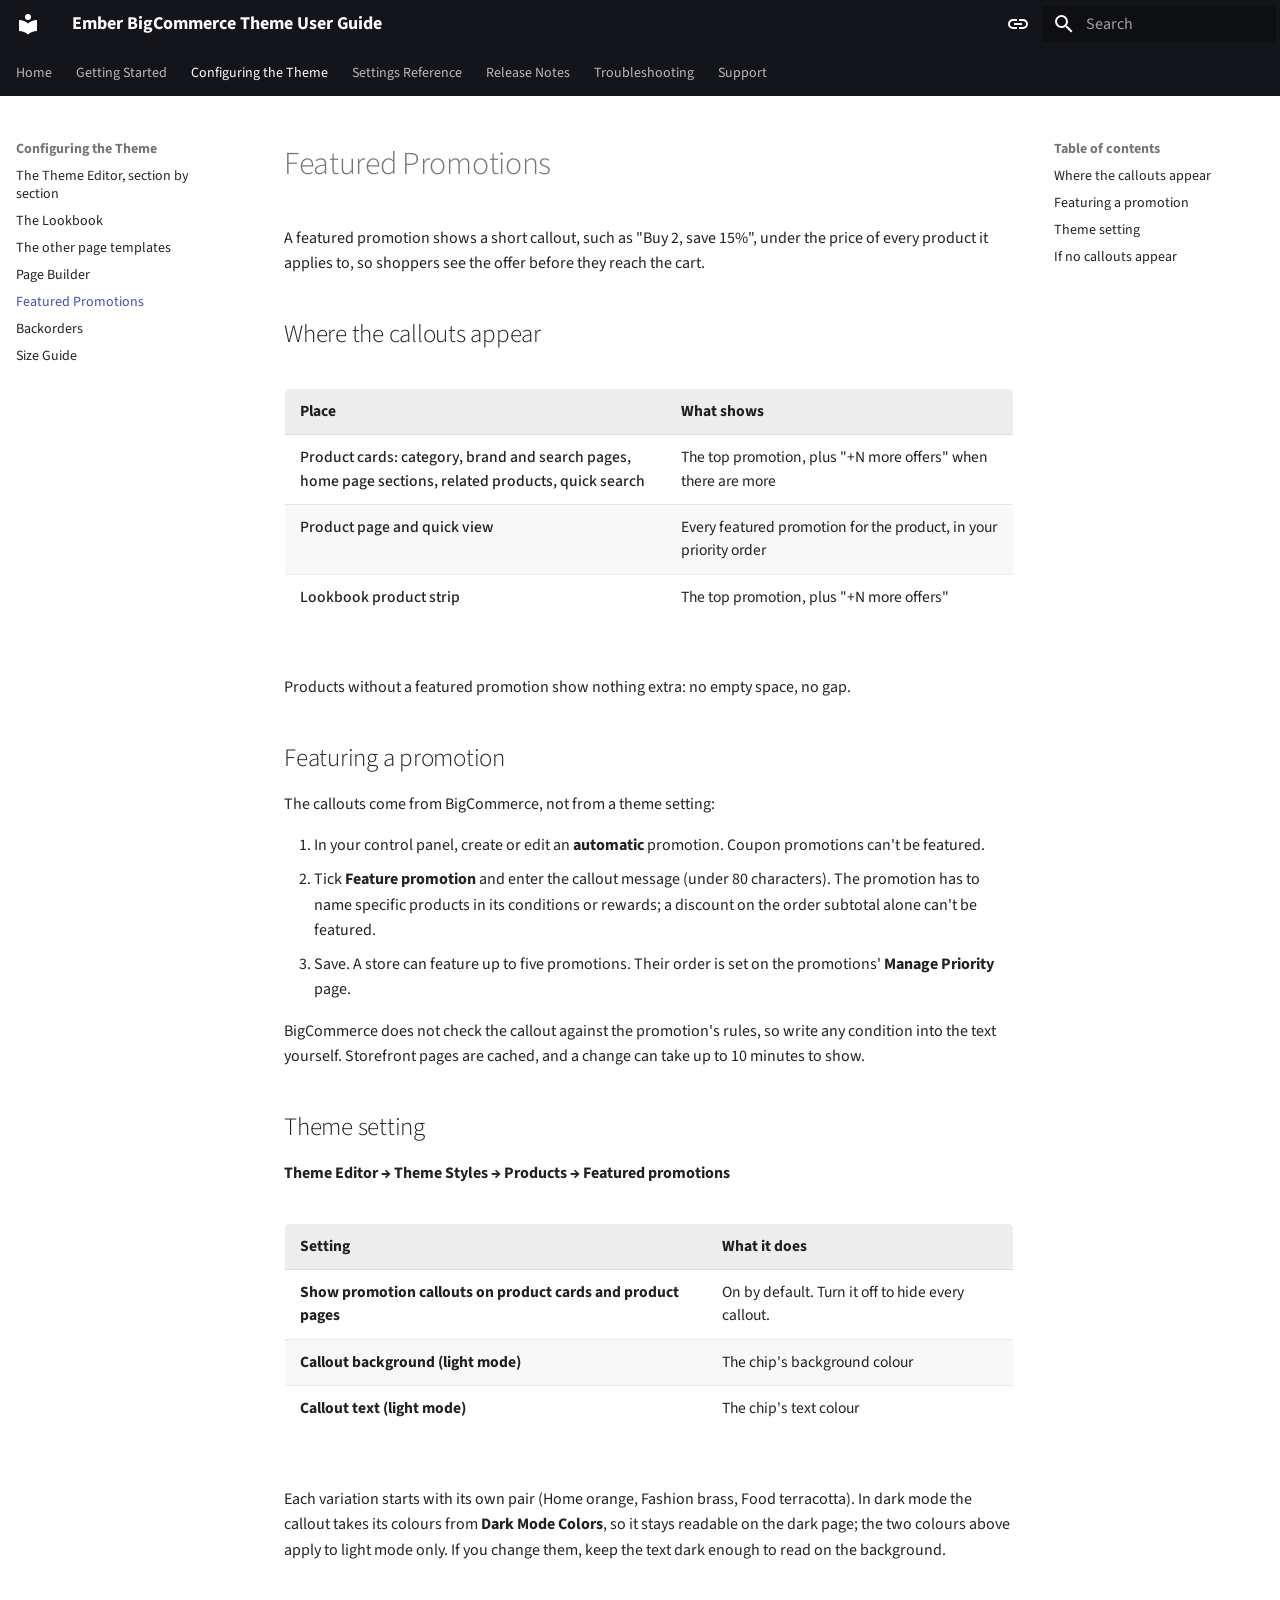
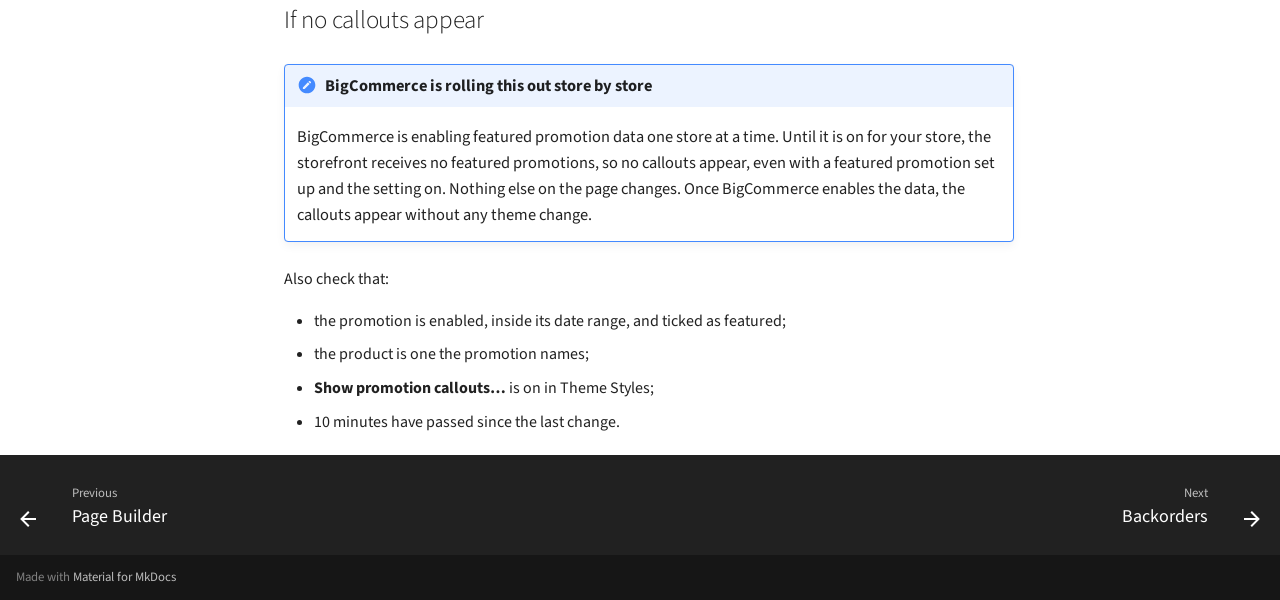
<file: usage/featured-promotions.html>
<!doctype html>
<html lang="en" class="no-js">
  <head>
    
      <meta charset="utf-8">
      <meta name="viewport" content="width=device-width,initial-scale=1">
      
        <meta name="description" content="Merchant guide for the Ember BigCommerce theme by PapaThemes — install it, pick a variation, configure the Theme Editor, and set up the Lookbook and Page Builder hero.">
      
      
        <meta name="author" content="PapaThemes">
      
      
        <link rel="canonical" href="https://tvlgiao.github.io/bc-ember-docs/usage/featured-promotions.html">
      
      
        <link rel="prev" href="page-builder.html">
      
      
        <link rel="next" href="backorders.html">
      
      
      <link rel="icon" href="../assets/images/favicon.png">
      <meta name="generator" content="mkdocs-1.6.1, mkdocs-material-9.5.49">
    
    
      
        <title>Featured Promotions - Ember BigCommerce Theme User Guide</title>
      
    
    
      <link rel="stylesheet" href="../assets/stylesheets/main.6f8fc17f.min.css">
      
        
        <link rel="stylesheet" href="../assets/stylesheets/palette.06af60db.min.css">
      
      


    
    
      
    
    
      
        
        
        <link rel="preconnect" href="https://fonts.gstatic.com" crossorigin>
        <link rel="stylesheet" href="https://fonts.googleapis.com/css?family=Source+Sans+3:300,300i,400,400i,700,700i%7CIBM+Plex+Mono:400,400i,700,700i&display=fallback">
        <style>:root{--md-text-font:"Source Sans 3";--md-code-font:"IBM Plex Mono"}</style>
      
    
    
      <link rel="stylesheet" href="../css/style.css">
    
    <script>__md_scope=new URL("..",location),__md_hash=e=>[...e].reduce(((e,_)=>(e<<5)-e+_.charCodeAt(0)),0),__md_get=(e,_=localStorage,t=__md_scope)=>JSON.parse(_.getItem(t.pathname+"."+e)),__md_set=(e,_,t=localStorage,a=__md_scope)=>{try{t.setItem(a.pathname+"."+e,JSON.stringify(_))}catch(e){}}</script>
    
      

    
    
    
  </head>
  
  
    
    
      
    
    
    
    
    <body dir="ltr" data-md-color-scheme="default" data-md-color-primary="black" data-md-color-accent="deep-orange">
  
    
    <input class="md-toggle" data-md-toggle="drawer" type="checkbox" id="__drawer" autocomplete="off">
    <input class="md-toggle" data-md-toggle="search" type="checkbox" id="__search" autocomplete="off">
    <label class="md-overlay" for="__drawer"></label>
    <div data-md-component="skip">
      
        
        <a href="#featured-promotions" class="md-skip">
          Skip to content
        </a>
      
    </div>
    <div data-md-component="announce">
      
    </div>
    
    
      

<header class="md-header" data-md-component="header">
  <nav class="md-header__inner md-grid" aria-label="Header">
    <a href="../index.html" title="Ember BigCommerce Theme User Guide" class="md-header__button md-logo" aria-label="Ember BigCommerce Theme User Guide" data-md-component="logo">
      
  
  <svg xmlns="http://www.w3.org/2000/svg" viewBox="0 0 24 24"><path d="M12 8a3 3 0 0 0 3-3 3 3 0 0 0-3-3 3 3 0 0 0-3 3 3 3 0 0 0 3 3m0 3.54C9.64 9.35 6.5 8 3 8v11c3.5 0 6.64 1.35 9 3.54 2.36-2.19 5.5-3.54 9-3.54V8c-3.5 0-6.64 1.35-9 3.54"/></svg>

    </a>
    <label class="md-header__button md-icon" for="__drawer">
      
      <svg xmlns="http://www.w3.org/2000/svg" viewBox="0 0 24 24"><path d="M3 6h18v2H3zm0 5h18v2H3zm0 5h18v2H3z"/></svg>
    </label>
    <div class="md-header__title" data-md-component="header-title">
      <div class="md-header__ellipsis">
        <div class="md-header__topic">
          <span class="md-ellipsis">
            Ember BigCommerce Theme User Guide
          </span>
        </div>
        <div class="md-header__topic" data-md-component="header-topic">
          <span class="md-ellipsis">
            
              Featured Promotions
            
          </span>
        </div>
      </div>
    </div>
    
      
        <form class="md-header__option" data-md-component="palette">
  
    
    
    
    <input class="md-option" data-md-color-media="(prefers-color-scheme)" data-md-color-scheme="default" data-md-color-primary="black" data-md-color-accent="deep-orange"  aria-label="Switch to light mode"  type="radio" name="__palette" id="__palette_0">
    
      <label class="md-header__button md-icon" title="Switch to light mode" for="__palette_1" hidden>
        <svg xmlns="http://www.w3.org/2000/svg" viewBox="0 0 24 24"><path d="M3.9 12c0-1.71 1.39-3.1 3.1-3.1h4V7H7a5 5 0 0 0-5 5 5 5 0 0 0 5 5h4v-1.9H7c-1.71 0-3.1-1.39-3.1-3.1M8 13h8v-2H8zm9-6h-4v1.9h4c1.71 0 3.1 1.39 3.1 3.1s-1.39 3.1-3.1 3.1h-4V17h4a5 5 0 0 0 5-5 5 5 0 0 0-5-5"/></svg>
      </label>
    
  
    
    
    
    <input class="md-option" data-md-color-media="(prefers-color-scheme: light)" data-md-color-scheme="default" data-md-color-primary="black" data-md-color-accent="deep-orange"  aria-label="Switch to dark mode"  type="radio" name="__palette" id="__palette_1">
    
      <label class="md-header__button md-icon" title="Switch to dark mode" for="__palette_2" hidden>
        <svg xmlns="http://www.w3.org/2000/svg" viewBox="0 0 24 24"><path d="M17 7H7a5 5 0 0 0-5 5 5 5 0 0 0 5 5h10a5 5 0 0 0 5-5 5 5 0 0 0-5-5m0 8a3 3 0 0 1-3-3 3 3 0 0 1 3-3 3 3 0 0 1 3 3 3 3 0 0 1-3 3"/></svg>
      </label>
    
  
    
    
    
    <input class="md-option" data-md-color-media="(prefers-color-scheme: dark)" data-md-color-scheme="slate" data-md-color-primary="black" data-md-color-accent="deep-orange"  aria-label="Switch to system preference"  type="radio" name="__palette" id="__palette_2">
    
      <label class="md-header__button md-icon" title="Switch to system preference" for="__palette_0" hidden>
        <svg xmlns="http://www.w3.org/2000/svg" viewBox="0 0 24 24"><path d="M17 7H7a5 5 0 0 0-5 5 5 5 0 0 0 5 5h10a5 5 0 0 0 5-5 5 5 0 0 0-5-5M7 15a3 3 0 0 1-3-3 3 3 0 0 1 3-3 3 3 0 0 1 3 3 3 3 0 0 1-3 3"/></svg>
      </label>
    
  
</form>
      
    
    
      <script>var palette=__md_get("__palette");if(palette&&palette.color){if("(prefers-color-scheme)"===palette.color.media){var media=matchMedia("(prefers-color-scheme: light)"),input=document.querySelector(media.matches?"[data-md-color-media='(prefers-color-scheme: light)']":"[data-md-color-media='(prefers-color-scheme: dark)']");palette.color.media=input.getAttribute("data-md-color-media"),palette.color.scheme=input.getAttribute("data-md-color-scheme"),palette.color.primary=input.getAttribute("data-md-color-primary"),palette.color.accent=input.getAttribute("data-md-color-accent")}for(var[key,value]of Object.entries(palette.color))document.body.setAttribute("data-md-color-"+key,value)}</script>
    
    
    
      <label class="md-header__button md-icon" for="__search">
        
        <svg xmlns="http://www.w3.org/2000/svg" viewBox="0 0 24 24"><path d="M9.5 3A6.5 6.5 0 0 1 16 9.5c0 1.61-.59 3.09-1.56 4.23l.27.27h.79l5 5-1.5 1.5-5-5v-.79l-.27-.27A6.52 6.52 0 0 1 9.5 16 6.5 6.5 0 0 1 3 9.5 6.5 6.5 0 0 1 9.5 3m0 2C7 5 5 7 5 9.5S7 14 9.5 14 14 12 14 9.5 12 5 9.5 5"/></svg>
      </label>
      <div class="md-search" data-md-component="search" role="dialog">
  <label class="md-search__overlay" for="__search"></label>
  <div class="md-search__inner" role="search">
    <form class="md-search__form" name="search">
      <input type="text" class="md-search__input" name="query" aria-label="Search" placeholder="Search" autocapitalize="off" autocorrect="off" autocomplete="off" spellcheck="false" data-md-component="search-query" required>
      <label class="md-search__icon md-icon" for="__search">
        
        <svg xmlns="http://www.w3.org/2000/svg" viewBox="0 0 24 24"><path d="M9.5 3A6.5 6.5 0 0 1 16 9.5c0 1.61-.59 3.09-1.56 4.23l.27.27h.79l5 5-1.5 1.5-5-5v-.79l-.27-.27A6.52 6.52 0 0 1 9.5 16 6.5 6.5 0 0 1 3 9.5 6.5 6.5 0 0 1 9.5 3m0 2C7 5 5 7 5 9.5S7 14 9.5 14 14 12 14 9.5 12 5 9.5 5"/></svg>
        
        <svg xmlns="http://www.w3.org/2000/svg" viewBox="0 0 24 24"><path d="M20 11v2H8l5.5 5.5-1.42 1.42L4.16 12l7.92-7.92L13.5 5.5 8 11z"/></svg>
      </label>
      <nav class="md-search__options" aria-label="Search">
        
          <a href="javascript:void(0)" class="md-search__icon md-icon" title="Share" aria-label="Share" data-clipboard data-clipboard-text="" data-md-component="search-share" tabindex="-1">
            
            <svg xmlns="http://www.w3.org/2000/svg" viewBox="0 0 24 24"><path d="M18 16.08c-.76 0-1.44.3-1.96.77L8.91 12.7c.05-.23.09-.46.09-.7s-.04-.47-.09-.7l7.05-4.11c.54.5 1.25.81 2.04.81a3 3 0 0 0 3-3 3 3 0 0 0-3-3 3 3 0 0 0-3 3c0 .24.04.47.09.7L8.04 9.81C7.5 9.31 6.79 9 6 9a3 3 0 0 0-3 3 3 3 0 0 0 3 3c.79 0 1.5-.31 2.04-.81l7.12 4.15c-.05.21-.08.43-.08.66 0 1.61 1.31 2.91 2.92 2.91s2.92-1.3 2.92-2.91A2.92 2.92 0 0 0 18 16.08"/></svg>
          </a>
        
        <button type="reset" class="md-search__icon md-icon" title="Clear" aria-label="Clear" tabindex="-1">
          
          <svg xmlns="http://www.w3.org/2000/svg" viewBox="0 0 24 24"><path d="M19 6.41 17.59 5 12 10.59 6.41 5 5 6.41 10.59 12 5 17.59 6.41 19 12 13.41 17.59 19 19 17.59 13.41 12z"/></svg>
        </button>
      </nav>
      
        <div class="md-search__suggest" data-md-component="search-suggest"></div>
      
    </form>
    <div class="md-search__output">
      <div class="md-search__scrollwrap" tabindex="0" data-md-scrollfix>
        <div class="md-search-result" data-md-component="search-result">
          <div class="md-search-result__meta">
            Initializing search
          </div>
          <ol class="md-search-result__list" role="presentation"></ol>
        </div>
      </div>
    </div>
  </div>
</div>
    
    
  </nav>
  
</header>
    
    <div class="md-container" data-md-component="container">
      
      
        
          
            
<nav class="md-tabs" aria-label="Tabs" data-md-component="tabs">
  <div class="md-grid">
    <ul class="md-tabs__list">
      
        
  
  
  
    <li class="md-tabs__item">
      <a href="../index.html" class="md-tabs__link">
        
  
    
  
  Home

      </a>
    </li>
  

      
        
  
  
  
    
    
      <li class="md-tabs__item">
        <a href="install.html" class="md-tabs__link">
          
  
    
  
  Getting Started

        </a>
      </li>
    
  

      
        
  
  
    
  
  
    
    
      <li class="md-tabs__item md-tabs__item--active">
        <a href="theme-editor.html" class="md-tabs__link">
          
  
    
  
  Configuring the Theme

        </a>
      </li>
    
  

      
        
  
  
  
    <li class="md-tabs__item">
      <a href="../settings-reference.html" class="md-tabs__link">
        
  
    
  
  Settings Reference

      </a>
    </li>
  

      
        
  
  
  
    <li class="md-tabs__item">
      <a href="../changelog.html" class="md-tabs__link">
        
  
    
  
  Release Notes

      </a>
    </li>
  

      
        
  
  
  
    <li class="md-tabs__item">
      <a href="../troubleshooting.html" class="md-tabs__link">
        
  
    
  
  Troubleshooting

      </a>
    </li>
  

      
        
  
  
  
    <li class="md-tabs__item">
      <a href="../support.html" class="md-tabs__link">
        
  
    
  
  Support

      </a>
    </li>
  

      
    </ul>
  </div>
</nav>
          
        
      
      <main class="md-main" data-md-component="main">
        <div class="md-main__inner md-grid">
          
            
              
              <div class="md-sidebar md-sidebar--primary" data-md-component="sidebar" data-md-type="navigation" >
                <div class="md-sidebar__scrollwrap">
                  <div class="md-sidebar__inner">
                    


  


<nav class="md-nav md-nav--primary md-nav--lifted" aria-label="Navigation" data-md-level="0">
  <label class="md-nav__title" for="__drawer">
    <a href="../index.html" title="Ember BigCommerce Theme User Guide" class="md-nav__button md-logo" aria-label="Ember BigCommerce Theme User Guide" data-md-component="logo">
      
  
  <svg xmlns="http://www.w3.org/2000/svg" viewBox="0 0 24 24"><path d="M12 8a3 3 0 0 0 3-3 3 3 0 0 0-3-3 3 3 0 0 0-3 3 3 3 0 0 0 3 3m0 3.54C9.64 9.35 6.5 8 3 8v11c3.5 0 6.64 1.35 9 3.54 2.36-2.19 5.5-3.54 9-3.54V8c-3.5 0-6.64 1.35-9 3.54"/></svg>

    </a>
    Ember BigCommerce Theme User Guide
  </label>
  
  <ul class="md-nav__list" data-md-scrollfix>
    
      
      
  
  
  
  
    <li class="md-nav__item">
      <a href="../index.html" class="md-nav__link">
        
  
  <span class="md-ellipsis">
    Home
  </span>
  

      </a>
    </li>
  

    
      
      
  
  
  
  
    
    
      
        
      
        
      
    
    
      
      
        
      
    
    
    <li class="md-nav__item md-nav__item--nested">
      
        
        
        <input class="md-nav__toggle md-toggle " type="checkbox" id="__nav_2" >
        
          
          <label class="md-nav__link" for="__nav_2" id="__nav_2_label" tabindex="0">
            
  
  <span class="md-ellipsis">
    Getting Started
  </span>
  

            <span class="md-nav__icon md-icon"></span>
          </label>
        
        <nav class="md-nav" data-md-level="1" aria-labelledby="__nav_2_label" aria-expanded="false">
          <label class="md-nav__title" for="__nav_2">
            <span class="md-nav__icon md-icon"></span>
            Getting Started
          </label>
          <ul class="md-nav__list" data-md-scrollfix>
            
              
                
  
  
  
  
    <li class="md-nav__item">
      <a href="install.html" class="md-nav__link">
        
  
  <span class="md-ellipsis">
    Installing
  </span>
  

      </a>
    </li>
  

              
            
              
                
  
  
  
  
    <li class="md-nav__item">
      <a href="choose-variation.html" class="md-nav__link">
        
  
  <span class="md-ellipsis">
    Choosing a variation
  </span>
  

      </a>
    </li>
  

              
            
          </ul>
        </nav>
      
    </li>
  

    
      
      
  
  
    
  
  
  
    
    
      
        
      
        
      
        
      
        
      
        
      
        
      
        
      
    
    
      
        
        
      
      
        
      
    
    
    <li class="md-nav__item md-nav__item--active md-nav__item--section md-nav__item--nested">
      
        
        
        <input class="md-nav__toggle md-toggle " type="checkbox" id="__nav_3" checked>
        
          
          <label class="md-nav__link" for="__nav_3" id="__nav_3_label" tabindex="">
            
  
  <span class="md-ellipsis">
    Configuring the Theme
  </span>
  

            <span class="md-nav__icon md-icon"></span>
          </label>
        
        <nav class="md-nav" data-md-level="1" aria-labelledby="__nav_3_label" aria-expanded="true">
          <label class="md-nav__title" for="__nav_3">
            <span class="md-nav__icon md-icon"></span>
            Configuring the Theme
          </label>
          <ul class="md-nav__list" data-md-scrollfix>
            
              
                
  
  
  
  
    <li class="md-nav__item">
      <a href="theme-editor.html" class="md-nav__link">
        
  
  <span class="md-ellipsis">
    The Theme Editor, section by section
  </span>
  

      </a>
    </li>
  

              
            
              
                
  
  
  
  
    <li class="md-nav__item">
      <a href="lookbook.html" class="md-nav__link">
        
  
  <span class="md-ellipsis">
    The Lookbook
  </span>
  

      </a>
    </li>
  

              
            
              
                
  
  
  
  
    <li class="md-nav__item">
      <a href="page-templates.html" class="md-nav__link">
        
  
  <span class="md-ellipsis">
    The other page templates
  </span>
  

      </a>
    </li>
  

              
            
              
                
  
  
  
  
    <li class="md-nav__item">
      <a href="page-builder.html" class="md-nav__link">
        
  
  <span class="md-ellipsis">
    Page Builder
  </span>
  

      </a>
    </li>
  

              
            
              
                
  
  
    
  
  
  
    <li class="md-nav__item md-nav__item--active">
      
      <input class="md-nav__toggle md-toggle" type="checkbox" id="__toc">
      
      
        
      
      
        <label class="md-nav__link md-nav__link--active" for="__toc">
          
  
  <span class="md-ellipsis">
    Featured Promotions
  </span>
  

          <span class="md-nav__icon md-icon"></span>
        </label>
      
      <a href="featured-promotions.html" class="md-nav__link md-nav__link--active">
        
  
  <span class="md-ellipsis">
    Featured Promotions
  </span>
  

      </a>
      
        

<nav class="md-nav md-nav--secondary" aria-label="Table of contents">
  
  
  
    
  
  
    <label class="md-nav__title" for="__toc">
      <span class="md-nav__icon md-icon"></span>
      Table of contents
    </label>
    <ul class="md-nav__list" data-md-component="toc" data-md-scrollfix>
      
        <li class="md-nav__item">
  <a href="#where-the-callouts-appear" class="md-nav__link">
    <span class="md-ellipsis">
      Where the callouts appear
    </span>
  </a>
  
</li>
      
        <li class="md-nav__item">
  <a href="#featuring-a-promotion" class="md-nav__link">
    <span class="md-ellipsis">
      Featuring a promotion
    </span>
  </a>
  
</li>
      
        <li class="md-nav__item">
  <a href="#theme-setting" class="md-nav__link">
    <span class="md-ellipsis">
      Theme setting
    </span>
  </a>
  
</li>
      
        <li class="md-nav__item">
  <a href="#if-no-callouts-appear" class="md-nav__link">
    <span class="md-ellipsis">
      If no callouts appear
    </span>
  </a>
  
</li>
      
    </ul>
  
</nav>
      
    </li>
  

              
            
              
                
  
  
  
  
    <li class="md-nav__item">
      <a href="backorders.html" class="md-nav__link">
        
  
  <span class="md-ellipsis">
    Backorders
  </span>
  

      </a>
    </li>
  

              
            
              
                
  
  
  
  
    <li class="md-nav__item">
      <a href="size-guide.html" class="md-nav__link">
        
  
  <span class="md-ellipsis">
    Size Guide
  </span>
  

      </a>
    </li>
  

              
            
          </ul>
        </nav>
      
    </li>
  

    
      
      
  
  
  
  
    <li class="md-nav__item">
      <a href="../settings-reference.html" class="md-nav__link">
        
  
  <span class="md-ellipsis">
    Settings Reference
  </span>
  

      </a>
    </li>
  

    
      
      
  
  
  
  
    <li class="md-nav__item">
      <a href="../changelog.html" class="md-nav__link">
        
  
  <span class="md-ellipsis">
    Release Notes
  </span>
  

      </a>
    </li>
  

    
      
      
  
  
  
  
    <li class="md-nav__item">
      <a href="../troubleshooting.html" class="md-nav__link">
        
  
  <span class="md-ellipsis">
    Troubleshooting
  </span>
  

      </a>
    </li>
  

    
      
      
  
  
  
  
    <li class="md-nav__item">
      <a href="../support.html" class="md-nav__link">
        
  
  <span class="md-ellipsis">
    Support
  </span>
  

      </a>
    </li>
  

    
  </ul>
</nav>
                  </div>
                </div>
              </div>
            
            
              
              <div class="md-sidebar md-sidebar--secondary" data-md-component="sidebar" data-md-type="toc" >
                <div class="md-sidebar__scrollwrap">
                  <div class="md-sidebar__inner">
                    

<nav class="md-nav md-nav--secondary" aria-label="Table of contents">
  
  
  
    
  
  
    <label class="md-nav__title" for="__toc">
      <span class="md-nav__icon md-icon"></span>
      Table of contents
    </label>
    <ul class="md-nav__list" data-md-component="toc" data-md-scrollfix>
      
        <li class="md-nav__item">
  <a href="#where-the-callouts-appear" class="md-nav__link">
    <span class="md-ellipsis">
      Where the callouts appear
    </span>
  </a>
  
</li>
      
        <li class="md-nav__item">
  <a href="#featuring-a-promotion" class="md-nav__link">
    <span class="md-ellipsis">
      Featuring a promotion
    </span>
  </a>
  
</li>
      
        <li class="md-nav__item">
  <a href="#theme-setting" class="md-nav__link">
    <span class="md-ellipsis">
      Theme setting
    </span>
  </a>
  
</li>
      
        <li class="md-nav__item">
  <a href="#if-no-callouts-appear" class="md-nav__link">
    <span class="md-ellipsis">
      If no callouts appear
    </span>
  </a>
  
</li>
      
    </ul>
  
</nav>
                  </div>
                </div>
              </div>
            
          
          
            <div class="md-content" data-md-component="content">
              <article class="md-content__inner md-typeset">
                
                  


<h1 id="featured-promotions">Featured Promotions<a class="headerlink" href="#featured-promotions" title="Permanent link">&para;</a></h1>
<p>A featured promotion shows a short callout, such as "Buy 2, save 15%", under the price of
every product it applies to, so shoppers see the offer before they reach the cart.</p>
<h2 id="where-the-callouts-appear">Where the callouts appear<a class="headerlink" href="#where-the-callouts-appear" title="Permanent link">&para;</a></h2>
<table>
<thead>
<tr>
<th>Place</th>
<th>What shows</th>
</tr>
</thead>
<tbody>
<tr>
<td>Product cards: category, brand and search pages, home page sections, related products, quick search</td>
<td>The top promotion, plus "+N more offers" when there are more</td>
</tr>
<tr>
<td>Product page and quick view</td>
<td>Every featured promotion for the product, in your priority order</td>
</tr>
<tr>
<td>Lookbook product strip</td>
<td>The top promotion, plus "+N more offers"</td>
</tr>
</tbody>
</table>
<p>Products without a featured promotion show nothing extra: no empty space, no gap.</p>
<h2 id="featuring-a-promotion">Featuring a promotion<a class="headerlink" href="#featuring-a-promotion" title="Permanent link">&para;</a></h2>
<p>The callouts come from BigCommerce, not from a theme setting:</p>
<ol>
<li>In your control panel, create or edit an <strong>automatic</strong> promotion. Coupon promotions
   can't be featured.</li>
<li>Tick <strong>Feature promotion</strong> and enter the callout message (under 80 characters). The
   promotion has to name specific products in its conditions or rewards; a discount on
   the order subtotal alone can't be featured.</li>
<li>Save. A store can feature up to five promotions. Their order is set on the
   promotions' <strong>Manage Priority</strong> page.</li>
</ol>
<p>BigCommerce does not check the callout against the promotion's rules, so write any
condition into the text yourself. Storefront pages are cached, and a change can take up
to 10 minutes to show.</p>
<h2 id="theme-setting">Theme setting<a class="headerlink" href="#theme-setting" title="Permanent link">&para;</a></h2>
<p><strong>Theme Editor → Theme Styles → Products → Featured promotions</strong></p>
<table>
<thead>
<tr>
<th>Setting</th>
<th>What it does</th>
</tr>
</thead>
<tbody>
<tr>
<td><strong>Show promotion callouts on product cards and product pages</strong></td>
<td>On by default. Turn it off to hide every callout.</td>
</tr>
<tr>
<td><strong>Callout background (light mode)</strong></td>
<td>The chip's background colour</td>
</tr>
<tr>
<td><strong>Callout text (light mode)</strong></td>
<td>The chip's text colour</td>
</tr>
</tbody>
</table>
<p>Each variation starts with its own pair (Home orange, Fashion brass, Food terracotta). In
dark mode the callout takes its colours from <strong>Dark Mode Colors</strong>, so it stays readable
on the dark page; the two colours above apply to light mode only. If you change them,
keep the text dark enough to read on the background.</p>
<h2 id="if-no-callouts-appear">If no callouts appear<a class="headerlink" href="#if-no-callouts-appear" title="Permanent link">&para;</a></h2>
<div class="admonition note">
<p class="admonition-title">BigCommerce is rolling this out store by store</p>
<p>BigCommerce is enabling featured promotion data one store at a time. Until it is on
for your store, the storefront receives no featured promotions, so no callouts
appear, even with a featured promotion set up and the setting on. Nothing else on
the page changes. Once BigCommerce enables the data, the callouts appear without any
theme change.</p>
</div>
<p>Also check that:</p>
<ul>
<li>the promotion is enabled, inside its date range, and ticked as featured;</li>
<li>the product is one the promotion names;</li>
<li><strong>Show promotion callouts…</strong> is on in Theme Styles;</li>
<li>10 minutes have passed since the last change.</li>
</ul>












                
              </article>
            </div>
          
          
<script>var target=document.getElementById(location.hash.slice(1));target&&target.name&&(target.checked=target.name.startsWith("__tabbed_"))</script>
        </div>
        
          <button type="button" class="md-top md-icon" data-md-component="top" hidden>
  
  <svg xmlns="http://www.w3.org/2000/svg" viewBox="0 0 24 24"><path d="M13 20h-2V8l-5.5 5.5-1.42-1.42L12 4.16l7.92 7.92-1.42 1.42L13 8z"/></svg>
  Back to top
</button>
        
      </main>
      
        <footer class="md-footer">
  
    
      
      <nav class="md-footer__inner md-grid" aria-label="Footer" >
        
          
          <a href="page-builder.html" class="md-footer__link md-footer__link--prev" aria-label="Previous: Page Builder">
            <div class="md-footer__button md-icon">
              
              <svg xmlns="http://www.w3.org/2000/svg" viewBox="0 0 24 24"><path d="M20 11v2H8l5.5 5.5-1.42 1.42L4.16 12l7.92-7.92L13.5 5.5 8 11z"/></svg>
            </div>
            <div class="md-footer__title">
              <span class="md-footer__direction">
                Previous
              </span>
              <div class="md-ellipsis">
                Page Builder
              </div>
            </div>
          </a>
        
        
          
          <a href="backorders.html" class="md-footer__link md-footer__link--next" aria-label="Next: Backorders">
            <div class="md-footer__title">
              <span class="md-footer__direction">
                Next
              </span>
              <div class="md-ellipsis">
                Backorders
              </div>
            </div>
            <div class="md-footer__button md-icon">
              
              <svg xmlns="http://www.w3.org/2000/svg" viewBox="0 0 24 24"><path d="M4 11v2h12l-5.5 5.5 1.42 1.42L19.84 12l-7.92-7.92L10.5 5.5 16 11z"/></svg>
            </div>
          </a>
        
      </nav>
    
  
  <div class="md-footer-meta md-typeset">
    <div class="md-footer-meta__inner md-grid">
      <div class="md-copyright">
  
  
    Made with
    <a href="https://squidfunk.github.io/mkdocs-material/" target="_blank" rel="noopener">
      Material for MkDocs
    </a>
  
</div>
      
    </div>
  </div>
</footer>
      
    </div>
    <div class="md-dialog" data-md-component="dialog">
      <div class="md-dialog__inner md-typeset"></div>
    </div>
    
    
    <script id="__config" type="application/json">{"base": "..", "features": ["announce.dismiss", "content.code.annotate", "content.code.copy", "content.tooltips", "navigation.footer", "navigation.indexes", "navigation.sections", "navigation.tabs", "navigation.top", "navigation.tracking", "search.highlight", "search.share", "search.suggest", "toc.follow"], "search": "../assets/javascripts/workers/search.6ce7567c.min.js", "translations": {"clipboard.copied": "Copied to clipboard", "clipboard.copy": "Copy to clipboard", "search.result.more.one": "1 more on this page", "search.result.more.other": "# more on this page", "search.result.none": "No matching documents", "search.result.one": "1 matching document", "search.result.other": "# matching documents", "search.result.placeholder": "Type to start searching", "search.result.term.missing": "Missing", "select.version": "Select version"}}</script>
    
    
  
      <script src="../assets/javascripts/bundle.88dd0f4e.min.js"></script>
      
    
  <script src="https://bc-tools.papathemes.com/embed/chatbot.js" async></script>

  </body>
</html>
</file>
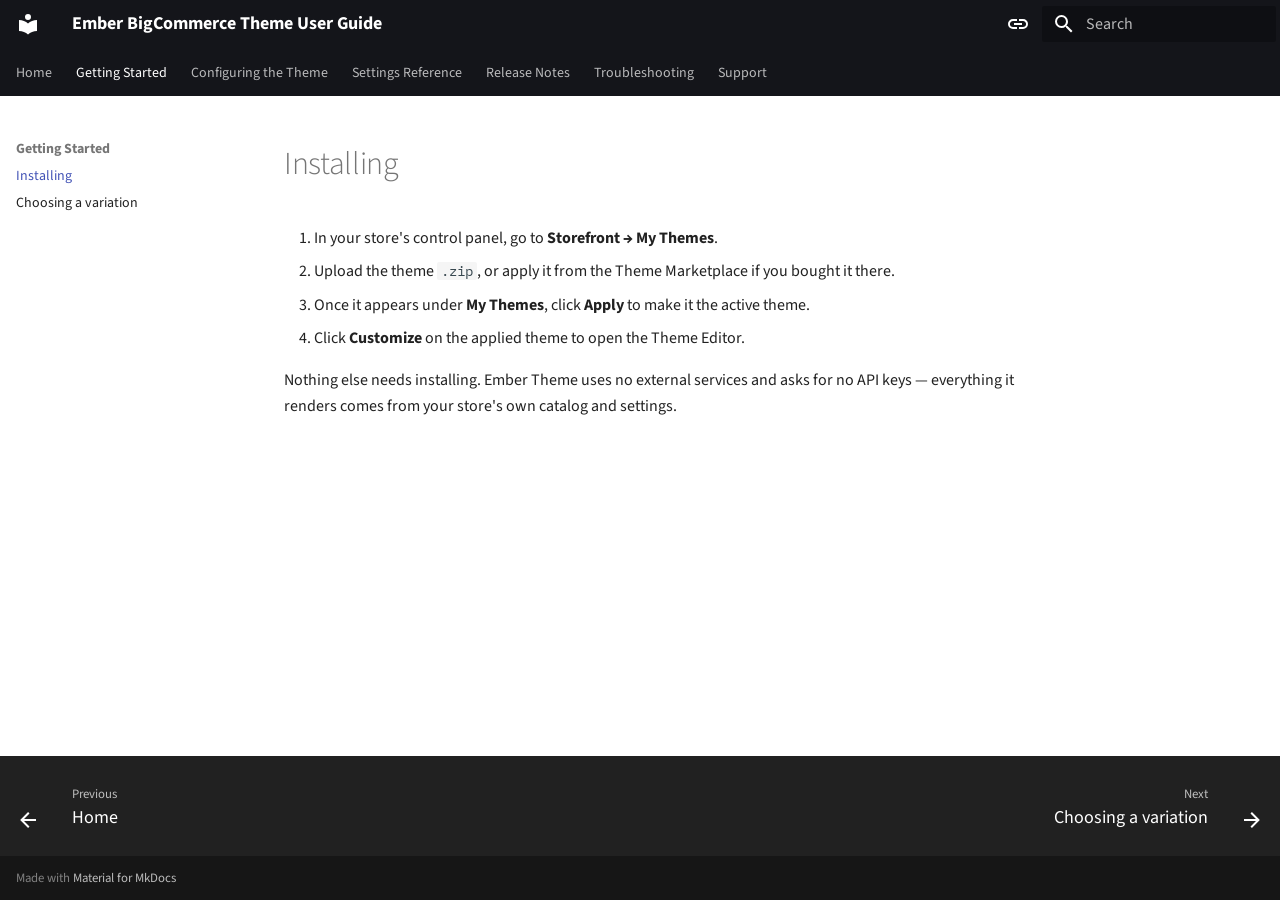
<file: usage/install.html>
<!doctype html>
<html lang="en" class="no-js">
  <head>
    
      <meta charset="utf-8">
      <meta name="viewport" content="width=device-width,initial-scale=1">
      
        <meta name="description" content="Merchant guide for the Ember BigCommerce theme by PapaThemes — install it, pick a variation, configure the Theme Editor, and set up the Lookbook and Page Builder hero.">
      
      
        <meta name="author" content="PapaThemes">
      
      
        <link rel="canonical" href="https://tvlgiao.github.io/bc-ember-docs/usage/install.html">
      
      
        <link rel="prev" href="../index.html">
      
      
        <link rel="next" href="choose-variation.html">
      
      
      <link rel="icon" href="../assets/images/favicon.png">
      <meta name="generator" content="mkdocs-1.6.1, mkdocs-material-9.5.49">
    
    
      
        <title>Installing - Ember BigCommerce Theme User Guide</title>
      
    
    
      <link rel="stylesheet" href="../assets/stylesheets/main.6f8fc17f.min.css">
      
        
        <link rel="stylesheet" href="../assets/stylesheets/palette.06af60db.min.css">
      
      


    
    
      
    
    
      
        
        
        <link rel="preconnect" href="https://fonts.gstatic.com" crossorigin>
        <link rel="stylesheet" href="https://fonts.googleapis.com/css?family=Source+Sans+3:300,300i,400,400i,700,700i%7CIBM+Plex+Mono:400,400i,700,700i&display=fallback">
        <style>:root{--md-text-font:"Source Sans 3";--md-code-font:"IBM Plex Mono"}</style>
      
    
    
      <link rel="stylesheet" href="../css/style.css">
    
    <script>__md_scope=new URL("..",location),__md_hash=e=>[...e].reduce(((e,_)=>(e<<5)-e+_.charCodeAt(0)),0),__md_get=(e,_=localStorage,t=__md_scope)=>JSON.parse(_.getItem(t.pathname+"."+e)),__md_set=(e,_,t=localStorage,a=__md_scope)=>{try{t.setItem(a.pathname+"."+e,JSON.stringify(_))}catch(e){}}</script>
    
      

    
    
    
  </head>
  
  
    
    
      
    
    
    
    
    <body dir="ltr" data-md-color-scheme="default" data-md-color-primary="black" data-md-color-accent="deep-orange">
  
    
    <input class="md-toggle" data-md-toggle="drawer" type="checkbox" id="__drawer" autocomplete="off">
    <input class="md-toggle" data-md-toggle="search" type="checkbox" id="__search" autocomplete="off">
    <label class="md-overlay" for="__drawer"></label>
    <div data-md-component="skip">
      
        
        <a href="#installing" class="md-skip">
          Skip to content
        </a>
      
    </div>
    <div data-md-component="announce">
      
    </div>
    
    
      

<header class="md-header" data-md-component="header">
  <nav class="md-header__inner md-grid" aria-label="Header">
    <a href="../index.html" title="Ember BigCommerce Theme User Guide" class="md-header__button md-logo" aria-label="Ember BigCommerce Theme User Guide" data-md-component="logo">
      
  
  <svg xmlns="http://www.w3.org/2000/svg" viewBox="0 0 24 24"><path d="M12 8a3 3 0 0 0 3-3 3 3 0 0 0-3-3 3 3 0 0 0-3 3 3 3 0 0 0 3 3m0 3.54C9.64 9.35 6.5 8 3 8v11c3.5 0 6.64 1.35 9 3.54 2.36-2.19 5.5-3.54 9-3.54V8c-3.5 0-6.64 1.35-9 3.54"/></svg>

    </a>
    <label class="md-header__button md-icon" for="__drawer">
      
      <svg xmlns="http://www.w3.org/2000/svg" viewBox="0 0 24 24"><path d="M3 6h18v2H3zm0 5h18v2H3zm0 5h18v2H3z"/></svg>
    </label>
    <div class="md-header__title" data-md-component="header-title">
      <div class="md-header__ellipsis">
        <div class="md-header__topic">
          <span class="md-ellipsis">
            Ember BigCommerce Theme User Guide
          </span>
        </div>
        <div class="md-header__topic" data-md-component="header-topic">
          <span class="md-ellipsis">
            
              Installing
            
          </span>
        </div>
      </div>
    </div>
    
      
        <form class="md-header__option" data-md-component="palette">
  
    
    
    
    <input class="md-option" data-md-color-media="(prefers-color-scheme)" data-md-color-scheme="default" data-md-color-primary="black" data-md-color-accent="deep-orange"  aria-label="Switch to light mode"  type="radio" name="__palette" id="__palette_0">
    
      <label class="md-header__button md-icon" title="Switch to light mode" for="__palette_1" hidden>
        <svg xmlns="http://www.w3.org/2000/svg" viewBox="0 0 24 24"><path d="M3.9 12c0-1.71 1.39-3.1 3.1-3.1h4V7H7a5 5 0 0 0-5 5 5 5 0 0 0 5 5h4v-1.9H7c-1.71 0-3.1-1.39-3.1-3.1M8 13h8v-2H8zm9-6h-4v1.9h4c1.71 0 3.1 1.39 3.1 3.1s-1.39 3.1-3.1 3.1h-4V17h4a5 5 0 0 0 5-5 5 5 0 0 0-5-5"/></svg>
      </label>
    
  
    
    
    
    <input class="md-option" data-md-color-media="(prefers-color-scheme: light)" data-md-color-scheme="default" data-md-color-primary="black" data-md-color-accent="deep-orange"  aria-label="Switch to dark mode"  type="radio" name="__palette" id="__palette_1">
    
      <label class="md-header__button md-icon" title="Switch to dark mode" for="__palette_2" hidden>
        <svg xmlns="http://www.w3.org/2000/svg" viewBox="0 0 24 24"><path d="M17 7H7a5 5 0 0 0-5 5 5 5 0 0 0 5 5h10a5 5 0 0 0 5-5 5 5 0 0 0-5-5m0 8a3 3 0 0 1-3-3 3 3 0 0 1 3-3 3 3 0 0 1 3 3 3 3 0 0 1-3 3"/></svg>
      </label>
    
  
    
    
    
    <input class="md-option" data-md-color-media="(prefers-color-scheme: dark)" data-md-color-scheme="slate" data-md-color-primary="black" data-md-color-accent="deep-orange"  aria-label="Switch to system preference"  type="radio" name="__palette" id="__palette_2">
    
      <label class="md-header__button md-icon" title="Switch to system preference" for="__palette_0" hidden>
        <svg xmlns="http://www.w3.org/2000/svg" viewBox="0 0 24 24"><path d="M17 7H7a5 5 0 0 0-5 5 5 5 0 0 0 5 5h10a5 5 0 0 0 5-5 5 5 0 0 0-5-5M7 15a3 3 0 0 1-3-3 3 3 0 0 1 3-3 3 3 0 0 1 3 3 3 3 0 0 1-3 3"/></svg>
      </label>
    
  
</form>
      
    
    
      <script>var palette=__md_get("__palette");if(palette&&palette.color){if("(prefers-color-scheme)"===palette.color.media){var media=matchMedia("(prefers-color-scheme: light)"),input=document.querySelector(media.matches?"[data-md-color-media='(prefers-color-scheme: light)']":"[data-md-color-media='(prefers-color-scheme: dark)']");palette.color.media=input.getAttribute("data-md-color-media"),palette.color.scheme=input.getAttribute("data-md-color-scheme"),palette.color.primary=input.getAttribute("data-md-color-primary"),palette.color.accent=input.getAttribute("data-md-color-accent")}for(var[key,value]of Object.entries(palette.color))document.body.setAttribute("data-md-color-"+key,value)}</script>
    
    
    
      <label class="md-header__button md-icon" for="__search">
        
        <svg xmlns="http://www.w3.org/2000/svg" viewBox="0 0 24 24"><path d="M9.5 3A6.5 6.5 0 0 1 16 9.5c0 1.61-.59 3.09-1.56 4.23l.27.27h.79l5 5-1.5 1.5-5-5v-.79l-.27-.27A6.52 6.52 0 0 1 9.5 16 6.5 6.5 0 0 1 3 9.5 6.5 6.5 0 0 1 9.5 3m0 2C7 5 5 7 5 9.5S7 14 9.5 14 14 12 14 9.5 12 5 9.5 5"/></svg>
      </label>
      <div class="md-search" data-md-component="search" role="dialog">
  <label class="md-search__overlay" for="__search"></label>
  <div class="md-search__inner" role="search">
    <form class="md-search__form" name="search">
      <input type="text" class="md-search__input" name="query" aria-label="Search" placeholder="Search" autocapitalize="off" autocorrect="off" autocomplete="off" spellcheck="false" data-md-component="search-query" required>
      <label class="md-search__icon md-icon" for="__search">
        
        <svg xmlns="http://www.w3.org/2000/svg" viewBox="0 0 24 24"><path d="M9.5 3A6.5 6.5 0 0 1 16 9.5c0 1.61-.59 3.09-1.56 4.23l.27.27h.79l5 5-1.5 1.5-5-5v-.79l-.27-.27A6.52 6.52 0 0 1 9.5 16 6.5 6.5 0 0 1 3 9.5 6.5 6.5 0 0 1 9.5 3m0 2C7 5 5 7 5 9.5S7 14 9.5 14 14 12 14 9.5 12 5 9.5 5"/></svg>
        
        <svg xmlns="http://www.w3.org/2000/svg" viewBox="0 0 24 24"><path d="M20 11v2H8l5.5 5.5-1.42 1.42L4.16 12l7.92-7.92L13.5 5.5 8 11z"/></svg>
      </label>
      <nav class="md-search__options" aria-label="Search">
        
          <a href="javascript:void(0)" class="md-search__icon md-icon" title="Share" aria-label="Share" data-clipboard data-clipboard-text="" data-md-component="search-share" tabindex="-1">
            
            <svg xmlns="http://www.w3.org/2000/svg" viewBox="0 0 24 24"><path d="M18 16.08c-.76 0-1.44.3-1.96.77L8.91 12.7c.05-.23.09-.46.09-.7s-.04-.47-.09-.7l7.05-4.11c.54.5 1.25.81 2.04.81a3 3 0 0 0 3-3 3 3 0 0 0-3-3 3 3 0 0 0-3 3c0 .24.04.47.09.7L8.04 9.81C7.5 9.31 6.79 9 6 9a3 3 0 0 0-3 3 3 3 0 0 0 3 3c.79 0 1.5-.31 2.04-.81l7.12 4.15c-.05.21-.08.43-.08.66 0 1.61 1.31 2.91 2.92 2.91s2.92-1.3 2.92-2.91A2.92 2.92 0 0 0 18 16.08"/></svg>
          </a>
        
        <button type="reset" class="md-search__icon md-icon" title="Clear" aria-label="Clear" tabindex="-1">
          
          <svg xmlns="http://www.w3.org/2000/svg" viewBox="0 0 24 24"><path d="M19 6.41 17.59 5 12 10.59 6.41 5 5 6.41 10.59 12 5 17.59 6.41 19 12 13.41 17.59 19 19 17.59 13.41 12z"/></svg>
        </button>
      </nav>
      
        <div class="md-search__suggest" data-md-component="search-suggest"></div>
      
    </form>
    <div class="md-search__output">
      <div class="md-search__scrollwrap" tabindex="0" data-md-scrollfix>
        <div class="md-search-result" data-md-component="search-result">
          <div class="md-search-result__meta">
            Initializing search
          </div>
          <ol class="md-search-result__list" role="presentation"></ol>
        </div>
      </div>
    </div>
  </div>
</div>
    
    
  </nav>
  
</header>
    
    <div class="md-container" data-md-component="container">
      
      
        
          
            
<nav class="md-tabs" aria-label="Tabs" data-md-component="tabs">
  <div class="md-grid">
    <ul class="md-tabs__list">
      
        
  
  
  
    <li class="md-tabs__item">
      <a href="../index.html" class="md-tabs__link">
        
  
    
  
  Home

      </a>
    </li>
  

      
        
  
  
    
  
  
    
    
      <li class="md-tabs__item md-tabs__item--active">
        <a href="install.html" class="md-tabs__link">
          
  
    
  
  Getting Started

        </a>
      </li>
    
  

      
        
  
  
  
    
    
      <li class="md-tabs__item">
        <a href="theme-editor.html" class="md-tabs__link">
          
  
    
  
  Configuring the Theme

        </a>
      </li>
    
  

      
        
  
  
  
    <li class="md-tabs__item">
      <a href="../settings-reference.html" class="md-tabs__link">
        
  
    
  
  Settings Reference

      </a>
    </li>
  

      
        
  
  
  
    <li class="md-tabs__item">
      <a href="../changelog.html" class="md-tabs__link">
        
  
    
  
  Release Notes

      </a>
    </li>
  

      
        
  
  
  
    <li class="md-tabs__item">
      <a href="../troubleshooting.html" class="md-tabs__link">
        
  
    
  
  Troubleshooting

      </a>
    </li>
  

      
        
  
  
  
    <li class="md-tabs__item">
      <a href="../support.html" class="md-tabs__link">
        
  
    
  
  Support

      </a>
    </li>
  

      
    </ul>
  </div>
</nav>
          
        
      
      <main class="md-main" data-md-component="main">
        <div class="md-main__inner md-grid">
          
            
              
              <div class="md-sidebar md-sidebar--primary" data-md-component="sidebar" data-md-type="navigation" >
                <div class="md-sidebar__scrollwrap">
                  <div class="md-sidebar__inner">
                    


  


<nav class="md-nav md-nav--primary md-nav--lifted" aria-label="Navigation" data-md-level="0">
  <label class="md-nav__title" for="__drawer">
    <a href="../index.html" title="Ember BigCommerce Theme User Guide" class="md-nav__button md-logo" aria-label="Ember BigCommerce Theme User Guide" data-md-component="logo">
      
  
  <svg xmlns="http://www.w3.org/2000/svg" viewBox="0 0 24 24"><path d="M12 8a3 3 0 0 0 3-3 3 3 0 0 0-3-3 3 3 0 0 0-3 3 3 3 0 0 0 3 3m0 3.54C9.64 9.35 6.5 8 3 8v11c3.5 0 6.64 1.35 9 3.54 2.36-2.19 5.5-3.54 9-3.54V8c-3.5 0-6.64 1.35-9 3.54"/></svg>

    </a>
    Ember BigCommerce Theme User Guide
  </label>
  
  <ul class="md-nav__list" data-md-scrollfix>
    
      
      
  
  
  
  
    <li class="md-nav__item">
      <a href="../index.html" class="md-nav__link">
        
  
  <span class="md-ellipsis">
    Home
  </span>
  

      </a>
    </li>
  

    
      
      
  
  
    
  
  
  
    
    
      
        
      
        
      
    
    
      
        
        
      
      
        
      
    
    
    <li class="md-nav__item md-nav__item--active md-nav__item--section md-nav__item--nested">
      
        
        
        <input class="md-nav__toggle md-toggle " type="checkbox" id="__nav_2" checked>
        
          
          <label class="md-nav__link" for="__nav_2" id="__nav_2_label" tabindex="">
            
  
  <span class="md-ellipsis">
    Getting Started
  </span>
  

            <span class="md-nav__icon md-icon"></span>
          </label>
        
        <nav class="md-nav" data-md-level="1" aria-labelledby="__nav_2_label" aria-expanded="true">
          <label class="md-nav__title" for="__nav_2">
            <span class="md-nav__icon md-icon"></span>
            Getting Started
          </label>
          <ul class="md-nav__list" data-md-scrollfix>
            
              
                
  
  
    
  
  
  
    <li class="md-nav__item md-nav__item--active">
      
      <input class="md-nav__toggle md-toggle" type="checkbox" id="__toc">
      
      
        
      
      
      <a href="install.html" class="md-nav__link md-nav__link--active">
        
  
  <span class="md-ellipsis">
    Installing
  </span>
  

      </a>
      
    </li>
  

              
            
              
                
  
  
  
  
    <li class="md-nav__item">
      <a href="choose-variation.html" class="md-nav__link">
        
  
  <span class="md-ellipsis">
    Choosing a variation
  </span>
  

      </a>
    </li>
  

              
            
          </ul>
        </nav>
      
    </li>
  

    
      
      
  
  
  
  
    
    
      
        
      
        
      
        
      
        
      
        
      
        
      
        
      
    
    
      
      
        
      
    
    
    <li class="md-nav__item md-nav__item--nested">
      
        
        
        <input class="md-nav__toggle md-toggle " type="checkbox" id="__nav_3" >
        
          
          <label class="md-nav__link" for="__nav_3" id="__nav_3_label" tabindex="0">
            
  
  <span class="md-ellipsis">
    Configuring the Theme
  </span>
  

            <span class="md-nav__icon md-icon"></span>
          </label>
        
        <nav class="md-nav" data-md-level="1" aria-labelledby="__nav_3_label" aria-expanded="false">
          <label class="md-nav__title" for="__nav_3">
            <span class="md-nav__icon md-icon"></span>
            Configuring the Theme
          </label>
          <ul class="md-nav__list" data-md-scrollfix>
            
              
                
  
  
  
  
    <li class="md-nav__item">
      <a href="theme-editor.html" class="md-nav__link">
        
  
  <span class="md-ellipsis">
    The Theme Editor, section by section
  </span>
  

      </a>
    </li>
  

              
            
              
                
  
  
  
  
    <li class="md-nav__item">
      <a href="lookbook.html" class="md-nav__link">
        
  
  <span class="md-ellipsis">
    The Lookbook
  </span>
  

      </a>
    </li>
  

              
            
              
                
  
  
  
  
    <li class="md-nav__item">
      <a href="page-templates.html" class="md-nav__link">
        
  
  <span class="md-ellipsis">
    The other page templates
  </span>
  

      </a>
    </li>
  

              
            
              
                
  
  
  
  
    <li class="md-nav__item">
      <a href="page-builder.html" class="md-nav__link">
        
  
  <span class="md-ellipsis">
    Page Builder
  </span>
  

      </a>
    </li>
  

              
            
              
                
  
  
  
  
    <li class="md-nav__item">
      <a href="featured-promotions.html" class="md-nav__link">
        
  
  <span class="md-ellipsis">
    Featured Promotions
  </span>
  

      </a>
    </li>
  

              
            
              
                
  
  
  
  
    <li class="md-nav__item">
      <a href="backorders.html" class="md-nav__link">
        
  
  <span class="md-ellipsis">
    Backorders
  </span>
  

      </a>
    </li>
  

              
            
              
                
  
  
  
  
    <li class="md-nav__item">
      <a href="size-guide.html" class="md-nav__link">
        
  
  <span class="md-ellipsis">
    Size Guide
  </span>
  

      </a>
    </li>
  

              
            
          </ul>
        </nav>
      
    </li>
  

    
      
      
  
  
  
  
    <li class="md-nav__item">
      <a href="../settings-reference.html" class="md-nav__link">
        
  
  <span class="md-ellipsis">
    Settings Reference
  </span>
  

      </a>
    </li>
  

    
      
      
  
  
  
  
    <li class="md-nav__item">
      <a href="../changelog.html" class="md-nav__link">
        
  
  <span class="md-ellipsis">
    Release Notes
  </span>
  

      </a>
    </li>
  

    
      
      
  
  
  
  
    <li class="md-nav__item">
      <a href="../troubleshooting.html" class="md-nav__link">
        
  
  <span class="md-ellipsis">
    Troubleshooting
  </span>
  

      </a>
    </li>
  

    
      
      
  
  
  
  
    <li class="md-nav__item">
      <a href="../support.html" class="md-nav__link">
        
  
  <span class="md-ellipsis">
    Support
  </span>
  

      </a>
    </li>
  

    
  </ul>
</nav>
                  </div>
                </div>
              </div>
            
            
              
              <div class="md-sidebar md-sidebar--secondary" data-md-component="sidebar" data-md-type="toc" >
                <div class="md-sidebar__scrollwrap">
                  <div class="md-sidebar__inner">
                    

<nav class="md-nav md-nav--secondary" aria-label="Table of contents">
  
  
  
    
  
  
</nav>
                  </div>
                </div>
              </div>
            
          
          
            <div class="md-content" data-md-component="content">
              <article class="md-content__inner md-typeset">
                
                  


<h1 id="installing">Installing<a class="headerlink" href="#installing" title="Permanent link">&para;</a></h1>
<ol>
<li>In your store's control panel, go to <strong>Storefront → My Themes</strong>.</li>
<li>Upload the theme <code>.zip</code>, or apply it from the Theme Marketplace if you bought it there.</li>
<li>Once it appears under <strong>My Themes</strong>, click <strong>Apply</strong> to make it the active theme.</li>
<li>Click <strong>Customize</strong> on the applied theme to open the Theme Editor.</li>
</ol>
<p>Nothing else needs installing. Ember Theme uses no external services and asks for no API
keys — everything it renders comes from your store's own catalog and settings.</p>












                
              </article>
            </div>
          
          
<script>var target=document.getElementById(location.hash.slice(1));target&&target.name&&(target.checked=target.name.startsWith("__tabbed_"))</script>
        </div>
        
          <button type="button" class="md-top md-icon" data-md-component="top" hidden>
  
  <svg xmlns="http://www.w3.org/2000/svg" viewBox="0 0 24 24"><path d="M13 20h-2V8l-5.5 5.5-1.42-1.42L12 4.16l7.92 7.92-1.42 1.42L13 8z"/></svg>
  Back to top
</button>
        
      </main>
      
        <footer class="md-footer">
  
    
      
      <nav class="md-footer__inner md-grid" aria-label="Footer" >
        
          
          <a href="../index.html" class="md-footer__link md-footer__link--prev" aria-label="Previous: Home">
            <div class="md-footer__button md-icon">
              
              <svg xmlns="http://www.w3.org/2000/svg" viewBox="0 0 24 24"><path d="M20 11v2H8l5.5 5.5-1.42 1.42L4.16 12l7.92-7.92L13.5 5.5 8 11z"/></svg>
            </div>
            <div class="md-footer__title">
              <span class="md-footer__direction">
                Previous
              </span>
              <div class="md-ellipsis">
                Home
              </div>
            </div>
          </a>
        
        
          
          <a href="choose-variation.html" class="md-footer__link md-footer__link--next" aria-label="Next: Choosing a variation">
            <div class="md-footer__title">
              <span class="md-footer__direction">
                Next
              </span>
              <div class="md-ellipsis">
                Choosing a variation
              </div>
            </div>
            <div class="md-footer__button md-icon">
              
              <svg xmlns="http://www.w3.org/2000/svg" viewBox="0 0 24 24"><path d="M4 11v2h12l-5.5 5.5 1.42 1.42L19.84 12l-7.92-7.92L10.5 5.5 16 11z"/></svg>
            </div>
          </a>
        
      </nav>
    
  
  <div class="md-footer-meta md-typeset">
    <div class="md-footer-meta__inner md-grid">
      <div class="md-copyright">
  
  
    Made with
    <a href="https://squidfunk.github.io/mkdocs-material/" target="_blank" rel="noopener">
      Material for MkDocs
    </a>
  
</div>
      
    </div>
  </div>
</footer>
      
    </div>
    <div class="md-dialog" data-md-component="dialog">
      <div class="md-dialog__inner md-typeset"></div>
    </div>
    
    
    <script id="__config" type="application/json">{"base": "..", "features": ["announce.dismiss", "content.code.annotate", "content.code.copy", "content.tooltips", "navigation.footer", "navigation.indexes", "navigation.sections", "navigation.tabs", "navigation.top", "navigation.tracking", "search.highlight", "search.share", "search.suggest", "toc.follow"], "search": "../assets/javascripts/workers/search.6ce7567c.min.js", "translations": {"clipboard.copied": "Copied to clipboard", "clipboard.copy": "Copy to clipboard", "search.result.more.one": "1 more on this page", "search.result.more.other": "# more on this page", "search.result.none": "No matching documents", "search.result.one": "1 matching document", "search.result.other": "# matching documents", "search.result.placeholder": "Type to start searching", "search.result.term.missing": "Missing", "select.version": "Select version"}}</script>
    
    
  
      <script src="../assets/javascripts/bundle.88dd0f4e.min.js"></script>
      
    
  <script src="https://bc-tools.papathemes.com/embed/chatbot.js" async></script>

  </body>
</html>
</file>
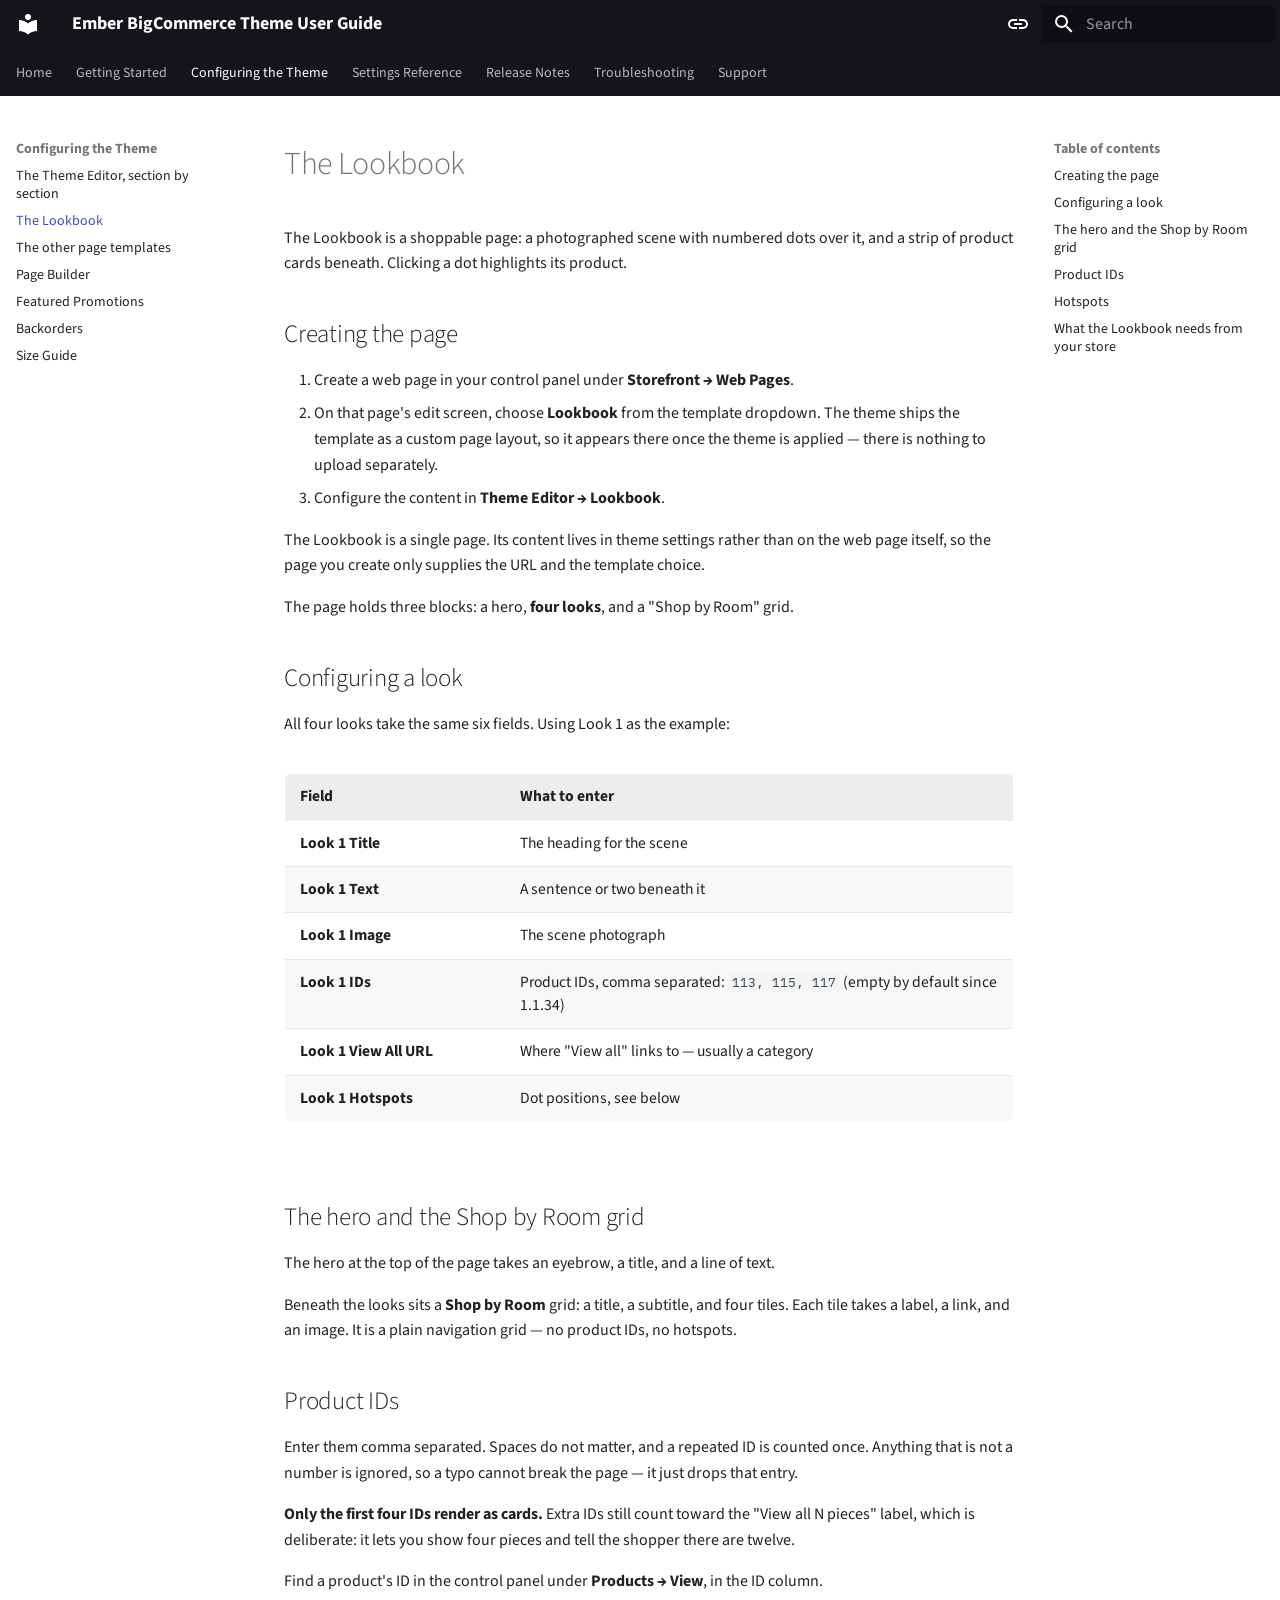
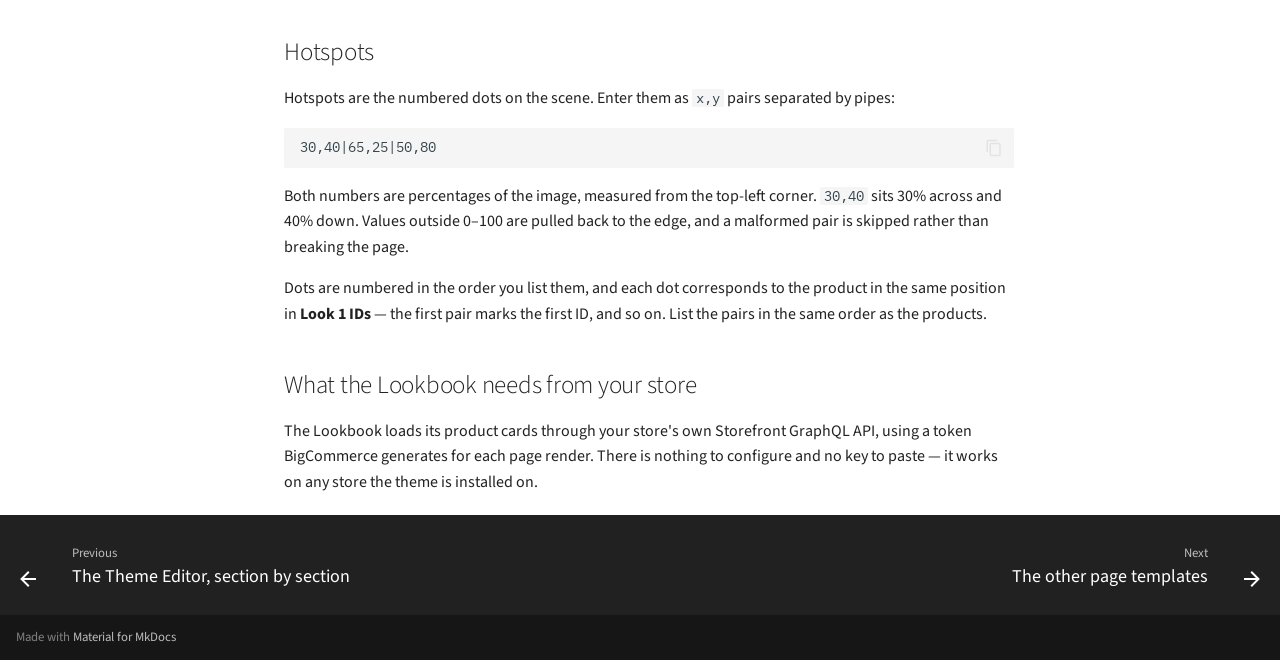
<file: usage/lookbook.html>
<!doctype html>
<html lang="en" class="no-js">
  <head>
    
      <meta charset="utf-8">
      <meta name="viewport" content="width=device-width,initial-scale=1">
      
        <meta name="description" content="Merchant guide for the Ember BigCommerce theme by PapaThemes — install it, pick a variation, configure the Theme Editor, and set up the Lookbook and Page Builder hero.">
      
      
        <meta name="author" content="PapaThemes">
      
      
        <link rel="canonical" href="https://tvlgiao.github.io/bc-ember-docs/usage/lookbook.html">
      
      
        <link rel="prev" href="theme-editor.html">
      
      
        <link rel="next" href="page-templates.html">
      
      
      <link rel="icon" href="../assets/images/favicon.png">
      <meta name="generator" content="mkdocs-1.6.1, mkdocs-material-9.5.49">
    
    
      
        <title>The Lookbook - Ember BigCommerce Theme User Guide</title>
      
    
    
      <link rel="stylesheet" href="../assets/stylesheets/main.6f8fc17f.min.css">
      
        
        <link rel="stylesheet" href="../assets/stylesheets/palette.06af60db.min.css">
      
      


    
    
      
    
    
      
        
        
        <link rel="preconnect" href="https://fonts.gstatic.com" crossorigin>
        <link rel="stylesheet" href="https://fonts.googleapis.com/css?family=Source+Sans+3:300,300i,400,400i,700,700i%7CIBM+Plex+Mono:400,400i,700,700i&display=fallback">
        <style>:root{--md-text-font:"Source Sans 3";--md-code-font:"IBM Plex Mono"}</style>
      
    
    
      <link rel="stylesheet" href="../css/style.css">
    
    <script>__md_scope=new URL("..",location),__md_hash=e=>[...e].reduce(((e,_)=>(e<<5)-e+_.charCodeAt(0)),0),__md_get=(e,_=localStorage,t=__md_scope)=>JSON.parse(_.getItem(t.pathname+"."+e)),__md_set=(e,_,t=localStorage,a=__md_scope)=>{try{t.setItem(a.pathname+"."+e,JSON.stringify(_))}catch(e){}}</script>
    
      

    
    
    
  </head>
  
  
    
    
      
    
    
    
    
    <body dir="ltr" data-md-color-scheme="default" data-md-color-primary="black" data-md-color-accent="deep-orange">
  
    
    <input class="md-toggle" data-md-toggle="drawer" type="checkbox" id="__drawer" autocomplete="off">
    <input class="md-toggle" data-md-toggle="search" type="checkbox" id="__search" autocomplete="off">
    <label class="md-overlay" for="__drawer"></label>
    <div data-md-component="skip">
      
        
        <a href="#the-lookbook" class="md-skip">
          Skip to content
        </a>
      
    </div>
    <div data-md-component="announce">
      
    </div>
    
    
      

<header class="md-header" data-md-component="header">
  <nav class="md-header__inner md-grid" aria-label="Header">
    <a href="../index.html" title="Ember BigCommerce Theme User Guide" class="md-header__button md-logo" aria-label="Ember BigCommerce Theme User Guide" data-md-component="logo">
      
  
  <svg xmlns="http://www.w3.org/2000/svg" viewBox="0 0 24 24"><path d="M12 8a3 3 0 0 0 3-3 3 3 0 0 0-3-3 3 3 0 0 0-3 3 3 3 0 0 0 3 3m0 3.54C9.64 9.35 6.5 8 3 8v11c3.5 0 6.64 1.35 9 3.54 2.36-2.19 5.5-3.54 9-3.54V8c-3.5 0-6.64 1.35-9 3.54"/></svg>

    </a>
    <label class="md-header__button md-icon" for="__drawer">
      
      <svg xmlns="http://www.w3.org/2000/svg" viewBox="0 0 24 24"><path d="M3 6h18v2H3zm0 5h18v2H3zm0 5h18v2H3z"/></svg>
    </label>
    <div class="md-header__title" data-md-component="header-title">
      <div class="md-header__ellipsis">
        <div class="md-header__topic">
          <span class="md-ellipsis">
            Ember BigCommerce Theme User Guide
          </span>
        </div>
        <div class="md-header__topic" data-md-component="header-topic">
          <span class="md-ellipsis">
            
              The Lookbook
            
          </span>
        </div>
      </div>
    </div>
    
      
        <form class="md-header__option" data-md-component="palette">
  
    
    
    
    <input class="md-option" data-md-color-media="(prefers-color-scheme)" data-md-color-scheme="default" data-md-color-primary="black" data-md-color-accent="deep-orange"  aria-label="Switch to light mode"  type="radio" name="__palette" id="__palette_0">
    
      <label class="md-header__button md-icon" title="Switch to light mode" for="__palette_1" hidden>
        <svg xmlns="http://www.w3.org/2000/svg" viewBox="0 0 24 24"><path d="M3.9 12c0-1.71 1.39-3.1 3.1-3.1h4V7H7a5 5 0 0 0-5 5 5 5 0 0 0 5 5h4v-1.9H7c-1.71 0-3.1-1.39-3.1-3.1M8 13h8v-2H8zm9-6h-4v1.9h4c1.71 0 3.1 1.39 3.1 3.1s-1.39 3.1-3.1 3.1h-4V17h4a5 5 0 0 0 5-5 5 5 0 0 0-5-5"/></svg>
      </label>
    
  
    
    
    
    <input class="md-option" data-md-color-media="(prefers-color-scheme: light)" data-md-color-scheme="default" data-md-color-primary="black" data-md-color-accent="deep-orange"  aria-label="Switch to dark mode"  type="radio" name="__palette" id="__palette_1">
    
      <label class="md-header__button md-icon" title="Switch to dark mode" for="__palette_2" hidden>
        <svg xmlns="http://www.w3.org/2000/svg" viewBox="0 0 24 24"><path d="M17 7H7a5 5 0 0 0-5 5 5 5 0 0 0 5 5h10a5 5 0 0 0 5-5 5 5 0 0 0-5-5m0 8a3 3 0 0 1-3-3 3 3 0 0 1 3-3 3 3 0 0 1 3 3 3 3 0 0 1-3 3"/></svg>
      </label>
    
  
    
    
    
    <input class="md-option" data-md-color-media="(prefers-color-scheme: dark)" data-md-color-scheme="slate" data-md-color-primary="black" data-md-color-accent="deep-orange"  aria-label="Switch to system preference"  type="radio" name="__palette" id="__palette_2">
    
      <label class="md-header__button md-icon" title="Switch to system preference" for="__palette_0" hidden>
        <svg xmlns="http://www.w3.org/2000/svg" viewBox="0 0 24 24"><path d="M17 7H7a5 5 0 0 0-5 5 5 5 0 0 0 5 5h10a5 5 0 0 0 5-5 5 5 0 0 0-5-5M7 15a3 3 0 0 1-3-3 3 3 0 0 1 3-3 3 3 0 0 1 3 3 3 3 0 0 1-3 3"/></svg>
      </label>
    
  
</form>
      
    
    
      <script>var palette=__md_get("__palette");if(palette&&palette.color){if("(prefers-color-scheme)"===palette.color.media){var media=matchMedia("(prefers-color-scheme: light)"),input=document.querySelector(media.matches?"[data-md-color-media='(prefers-color-scheme: light)']":"[data-md-color-media='(prefers-color-scheme: dark)']");palette.color.media=input.getAttribute("data-md-color-media"),palette.color.scheme=input.getAttribute("data-md-color-scheme"),palette.color.primary=input.getAttribute("data-md-color-primary"),palette.color.accent=input.getAttribute("data-md-color-accent")}for(var[key,value]of Object.entries(palette.color))document.body.setAttribute("data-md-color-"+key,value)}</script>
    
    
    
      <label class="md-header__button md-icon" for="__search">
        
        <svg xmlns="http://www.w3.org/2000/svg" viewBox="0 0 24 24"><path d="M9.5 3A6.5 6.5 0 0 1 16 9.5c0 1.61-.59 3.09-1.56 4.23l.27.27h.79l5 5-1.5 1.5-5-5v-.79l-.27-.27A6.52 6.52 0 0 1 9.5 16 6.5 6.5 0 0 1 3 9.5 6.5 6.5 0 0 1 9.5 3m0 2C7 5 5 7 5 9.5S7 14 9.5 14 14 12 14 9.5 12 5 9.5 5"/></svg>
      </label>
      <div class="md-search" data-md-component="search" role="dialog">
  <label class="md-search__overlay" for="__search"></label>
  <div class="md-search__inner" role="search">
    <form class="md-search__form" name="search">
      <input type="text" class="md-search__input" name="query" aria-label="Search" placeholder="Search" autocapitalize="off" autocorrect="off" autocomplete="off" spellcheck="false" data-md-component="search-query" required>
      <label class="md-search__icon md-icon" for="__search">
        
        <svg xmlns="http://www.w3.org/2000/svg" viewBox="0 0 24 24"><path d="M9.5 3A6.5 6.5 0 0 1 16 9.5c0 1.61-.59 3.09-1.56 4.23l.27.27h.79l5 5-1.5 1.5-5-5v-.79l-.27-.27A6.52 6.52 0 0 1 9.5 16 6.5 6.5 0 0 1 3 9.5 6.5 6.5 0 0 1 9.5 3m0 2C7 5 5 7 5 9.5S7 14 9.5 14 14 12 14 9.5 12 5 9.5 5"/></svg>
        
        <svg xmlns="http://www.w3.org/2000/svg" viewBox="0 0 24 24"><path d="M20 11v2H8l5.5 5.5-1.42 1.42L4.16 12l7.92-7.92L13.5 5.5 8 11z"/></svg>
      </label>
      <nav class="md-search__options" aria-label="Search">
        
          <a href="javascript:void(0)" class="md-search__icon md-icon" title="Share" aria-label="Share" data-clipboard data-clipboard-text="" data-md-component="search-share" tabindex="-1">
            
            <svg xmlns="http://www.w3.org/2000/svg" viewBox="0 0 24 24"><path d="M18 16.08c-.76 0-1.44.3-1.96.77L8.91 12.7c.05-.23.09-.46.09-.7s-.04-.47-.09-.7l7.05-4.11c.54.5 1.25.81 2.04.81a3 3 0 0 0 3-3 3 3 0 0 0-3-3 3 3 0 0 0-3 3c0 .24.04.47.09.7L8.04 9.81C7.5 9.31 6.79 9 6 9a3 3 0 0 0-3 3 3 3 0 0 0 3 3c.79 0 1.5-.31 2.04-.81l7.12 4.15c-.05.21-.08.43-.08.66 0 1.61 1.31 2.91 2.92 2.91s2.92-1.3 2.92-2.91A2.92 2.92 0 0 0 18 16.08"/></svg>
          </a>
        
        <button type="reset" class="md-search__icon md-icon" title="Clear" aria-label="Clear" tabindex="-1">
          
          <svg xmlns="http://www.w3.org/2000/svg" viewBox="0 0 24 24"><path d="M19 6.41 17.59 5 12 10.59 6.41 5 5 6.41 10.59 12 5 17.59 6.41 19 12 13.41 17.59 19 19 17.59 13.41 12z"/></svg>
        </button>
      </nav>
      
        <div class="md-search__suggest" data-md-component="search-suggest"></div>
      
    </form>
    <div class="md-search__output">
      <div class="md-search__scrollwrap" tabindex="0" data-md-scrollfix>
        <div class="md-search-result" data-md-component="search-result">
          <div class="md-search-result__meta">
            Initializing search
          </div>
          <ol class="md-search-result__list" role="presentation"></ol>
        </div>
      </div>
    </div>
  </div>
</div>
    
    
  </nav>
  
</header>
    
    <div class="md-container" data-md-component="container">
      
      
        
          
            
<nav class="md-tabs" aria-label="Tabs" data-md-component="tabs">
  <div class="md-grid">
    <ul class="md-tabs__list">
      
        
  
  
  
    <li class="md-tabs__item">
      <a href="../index.html" class="md-tabs__link">
        
  
    
  
  Home

      </a>
    </li>
  

      
        
  
  
  
    
    
      <li class="md-tabs__item">
        <a href="install.html" class="md-tabs__link">
          
  
    
  
  Getting Started

        </a>
      </li>
    
  

      
        
  
  
    
  
  
    
    
      <li class="md-tabs__item md-tabs__item--active">
        <a href="theme-editor.html" class="md-tabs__link">
          
  
    
  
  Configuring the Theme

        </a>
      </li>
    
  

      
        
  
  
  
    <li class="md-tabs__item">
      <a href="../settings-reference.html" class="md-tabs__link">
        
  
    
  
  Settings Reference

      </a>
    </li>
  

      
        
  
  
  
    <li class="md-tabs__item">
      <a href="../changelog.html" class="md-tabs__link">
        
  
    
  
  Release Notes

      </a>
    </li>
  

      
        
  
  
  
    <li class="md-tabs__item">
      <a href="../troubleshooting.html" class="md-tabs__link">
        
  
    
  
  Troubleshooting

      </a>
    </li>
  

      
        
  
  
  
    <li class="md-tabs__item">
      <a href="../support.html" class="md-tabs__link">
        
  
    
  
  Support

      </a>
    </li>
  

      
    </ul>
  </div>
</nav>
          
        
      
      <main class="md-main" data-md-component="main">
        <div class="md-main__inner md-grid">
          
            
              
              <div class="md-sidebar md-sidebar--primary" data-md-component="sidebar" data-md-type="navigation" >
                <div class="md-sidebar__scrollwrap">
                  <div class="md-sidebar__inner">
                    


  


<nav class="md-nav md-nav--primary md-nav--lifted" aria-label="Navigation" data-md-level="0">
  <label class="md-nav__title" for="__drawer">
    <a href="../index.html" title="Ember BigCommerce Theme User Guide" class="md-nav__button md-logo" aria-label="Ember BigCommerce Theme User Guide" data-md-component="logo">
      
  
  <svg xmlns="http://www.w3.org/2000/svg" viewBox="0 0 24 24"><path d="M12 8a3 3 0 0 0 3-3 3 3 0 0 0-3-3 3 3 0 0 0-3 3 3 3 0 0 0 3 3m0 3.54C9.64 9.35 6.5 8 3 8v11c3.5 0 6.64 1.35 9 3.54 2.36-2.19 5.5-3.54 9-3.54V8c-3.5 0-6.64 1.35-9 3.54"/></svg>

    </a>
    Ember BigCommerce Theme User Guide
  </label>
  
  <ul class="md-nav__list" data-md-scrollfix>
    
      
      
  
  
  
  
    <li class="md-nav__item">
      <a href="../index.html" class="md-nav__link">
        
  
  <span class="md-ellipsis">
    Home
  </span>
  

      </a>
    </li>
  

    
      
      
  
  
  
  
    
    
      
        
      
        
      
    
    
      
      
        
      
    
    
    <li class="md-nav__item md-nav__item--nested">
      
        
        
        <input class="md-nav__toggle md-toggle " type="checkbox" id="__nav_2" >
        
          
          <label class="md-nav__link" for="__nav_2" id="__nav_2_label" tabindex="0">
            
  
  <span class="md-ellipsis">
    Getting Started
  </span>
  

            <span class="md-nav__icon md-icon"></span>
          </label>
        
        <nav class="md-nav" data-md-level="1" aria-labelledby="__nav_2_label" aria-expanded="false">
          <label class="md-nav__title" for="__nav_2">
            <span class="md-nav__icon md-icon"></span>
            Getting Started
          </label>
          <ul class="md-nav__list" data-md-scrollfix>
            
              
                
  
  
  
  
    <li class="md-nav__item">
      <a href="install.html" class="md-nav__link">
        
  
  <span class="md-ellipsis">
    Installing
  </span>
  

      </a>
    </li>
  

              
            
              
                
  
  
  
  
    <li class="md-nav__item">
      <a href="choose-variation.html" class="md-nav__link">
        
  
  <span class="md-ellipsis">
    Choosing a variation
  </span>
  

      </a>
    </li>
  

              
            
          </ul>
        </nav>
      
    </li>
  

    
      
      
  
  
    
  
  
  
    
    
      
        
      
        
      
        
      
        
      
        
      
        
      
        
      
    
    
      
        
        
      
      
        
      
    
    
    <li class="md-nav__item md-nav__item--active md-nav__item--section md-nav__item--nested">
      
        
        
        <input class="md-nav__toggle md-toggle " type="checkbox" id="__nav_3" checked>
        
          
          <label class="md-nav__link" for="__nav_3" id="__nav_3_label" tabindex="">
            
  
  <span class="md-ellipsis">
    Configuring the Theme
  </span>
  

            <span class="md-nav__icon md-icon"></span>
          </label>
        
        <nav class="md-nav" data-md-level="1" aria-labelledby="__nav_3_label" aria-expanded="true">
          <label class="md-nav__title" for="__nav_3">
            <span class="md-nav__icon md-icon"></span>
            Configuring the Theme
          </label>
          <ul class="md-nav__list" data-md-scrollfix>
            
              
                
  
  
  
  
    <li class="md-nav__item">
      <a href="theme-editor.html" class="md-nav__link">
        
  
  <span class="md-ellipsis">
    The Theme Editor, section by section
  </span>
  

      </a>
    </li>
  

              
            
              
                
  
  
    
  
  
  
    <li class="md-nav__item md-nav__item--active">
      
      <input class="md-nav__toggle md-toggle" type="checkbox" id="__toc">
      
      
        
      
      
        <label class="md-nav__link md-nav__link--active" for="__toc">
          
  
  <span class="md-ellipsis">
    The Lookbook
  </span>
  

          <span class="md-nav__icon md-icon"></span>
        </label>
      
      <a href="lookbook.html" class="md-nav__link md-nav__link--active">
        
  
  <span class="md-ellipsis">
    The Lookbook
  </span>
  

      </a>
      
        

<nav class="md-nav md-nav--secondary" aria-label="Table of contents">
  
  
  
    
  
  
    <label class="md-nav__title" for="__toc">
      <span class="md-nav__icon md-icon"></span>
      Table of contents
    </label>
    <ul class="md-nav__list" data-md-component="toc" data-md-scrollfix>
      
        <li class="md-nav__item">
  <a href="#creating-the-page" class="md-nav__link">
    <span class="md-ellipsis">
      Creating the page
    </span>
  </a>
  
</li>
      
        <li class="md-nav__item">
  <a href="#configuring-a-look" class="md-nav__link">
    <span class="md-ellipsis">
      Configuring a look
    </span>
  </a>
  
</li>
      
        <li class="md-nav__item">
  <a href="#the-hero-and-the-shop-by-room-grid" class="md-nav__link">
    <span class="md-ellipsis">
      The hero and the Shop by Room grid
    </span>
  </a>
  
</li>
      
        <li class="md-nav__item">
  <a href="#product-ids" class="md-nav__link">
    <span class="md-ellipsis">
      Product IDs
    </span>
  </a>
  
</li>
      
        <li class="md-nav__item">
  <a href="#hotspots" class="md-nav__link">
    <span class="md-ellipsis">
      Hotspots
    </span>
  </a>
  
</li>
      
        <li class="md-nav__item">
  <a href="#what-the-lookbook-needs-from-your-store" class="md-nav__link">
    <span class="md-ellipsis">
      What the Lookbook needs from your store
    </span>
  </a>
  
</li>
      
    </ul>
  
</nav>
      
    </li>
  

              
            
              
                
  
  
  
  
    <li class="md-nav__item">
      <a href="page-templates.html" class="md-nav__link">
        
  
  <span class="md-ellipsis">
    The other page templates
  </span>
  

      </a>
    </li>
  

              
            
              
                
  
  
  
  
    <li class="md-nav__item">
      <a href="page-builder.html" class="md-nav__link">
        
  
  <span class="md-ellipsis">
    Page Builder
  </span>
  

      </a>
    </li>
  

              
            
              
                
  
  
  
  
    <li class="md-nav__item">
      <a href="featured-promotions.html" class="md-nav__link">
        
  
  <span class="md-ellipsis">
    Featured Promotions
  </span>
  

      </a>
    </li>
  

              
            
              
                
  
  
  
  
    <li class="md-nav__item">
      <a href="backorders.html" class="md-nav__link">
        
  
  <span class="md-ellipsis">
    Backorders
  </span>
  

      </a>
    </li>
  

              
            
              
                
  
  
  
  
    <li class="md-nav__item">
      <a href="size-guide.html" class="md-nav__link">
        
  
  <span class="md-ellipsis">
    Size Guide
  </span>
  

      </a>
    </li>
  

              
            
          </ul>
        </nav>
      
    </li>
  

    
      
      
  
  
  
  
    <li class="md-nav__item">
      <a href="../settings-reference.html" class="md-nav__link">
        
  
  <span class="md-ellipsis">
    Settings Reference
  </span>
  

      </a>
    </li>
  

    
      
      
  
  
  
  
    <li class="md-nav__item">
      <a href="../changelog.html" class="md-nav__link">
        
  
  <span class="md-ellipsis">
    Release Notes
  </span>
  

      </a>
    </li>
  

    
      
      
  
  
  
  
    <li class="md-nav__item">
      <a href="../troubleshooting.html" class="md-nav__link">
        
  
  <span class="md-ellipsis">
    Troubleshooting
  </span>
  

      </a>
    </li>
  

    
      
      
  
  
  
  
    <li class="md-nav__item">
      <a href="../support.html" class="md-nav__link">
        
  
  <span class="md-ellipsis">
    Support
  </span>
  

      </a>
    </li>
  

    
  </ul>
</nav>
                  </div>
                </div>
              </div>
            
            
              
              <div class="md-sidebar md-sidebar--secondary" data-md-component="sidebar" data-md-type="toc" >
                <div class="md-sidebar__scrollwrap">
                  <div class="md-sidebar__inner">
                    

<nav class="md-nav md-nav--secondary" aria-label="Table of contents">
  
  
  
    
  
  
    <label class="md-nav__title" for="__toc">
      <span class="md-nav__icon md-icon"></span>
      Table of contents
    </label>
    <ul class="md-nav__list" data-md-component="toc" data-md-scrollfix>
      
        <li class="md-nav__item">
  <a href="#creating-the-page" class="md-nav__link">
    <span class="md-ellipsis">
      Creating the page
    </span>
  </a>
  
</li>
      
        <li class="md-nav__item">
  <a href="#configuring-a-look" class="md-nav__link">
    <span class="md-ellipsis">
      Configuring a look
    </span>
  </a>
  
</li>
      
        <li class="md-nav__item">
  <a href="#the-hero-and-the-shop-by-room-grid" class="md-nav__link">
    <span class="md-ellipsis">
      The hero and the Shop by Room grid
    </span>
  </a>
  
</li>
      
        <li class="md-nav__item">
  <a href="#product-ids" class="md-nav__link">
    <span class="md-ellipsis">
      Product IDs
    </span>
  </a>
  
</li>
      
        <li class="md-nav__item">
  <a href="#hotspots" class="md-nav__link">
    <span class="md-ellipsis">
      Hotspots
    </span>
  </a>
  
</li>
      
        <li class="md-nav__item">
  <a href="#what-the-lookbook-needs-from-your-store" class="md-nav__link">
    <span class="md-ellipsis">
      What the Lookbook needs from your store
    </span>
  </a>
  
</li>
      
    </ul>
  
</nav>
                  </div>
                </div>
              </div>
            
          
          
            <div class="md-content" data-md-component="content">
              <article class="md-content__inner md-typeset">
                
                  


<h1 id="the-lookbook">The Lookbook<a class="headerlink" href="#the-lookbook" title="Permanent link">&para;</a></h1>
<p>The Lookbook is a shoppable page: a photographed scene with numbered dots over it, and a
strip of product cards beneath. Clicking a dot highlights its product.</p>
<h2 id="creating-the-page">Creating the page<a class="headerlink" href="#creating-the-page" title="Permanent link">&para;</a></h2>
<ol>
<li>Create a web page in your control panel under <strong>Storefront → Web Pages</strong>.</li>
<li>On that page's edit screen, choose <strong>Lookbook</strong> from the template dropdown. The theme
   ships the template as a custom page layout, so it appears there once the theme is
   applied — there is nothing to upload separately.</li>
<li>Configure the content in <strong>Theme Editor → Lookbook</strong>.</li>
</ol>
<p>The Lookbook is a single page. Its content lives in theme settings rather than on the web
page itself, so the page you create only supplies the URL and the template choice.</p>
<p>The page holds three blocks: a hero, <strong>four looks</strong>, and a "Shop by Room" grid.</p>
<h2 id="configuring-a-look">Configuring a look<a class="headerlink" href="#configuring-a-look" title="Permanent link">&para;</a></h2>
<p>All four looks take the same six fields. Using Look 1 as the example:</p>
<table>
<thead>
<tr>
<th>Field</th>
<th>What to enter</th>
</tr>
</thead>
<tbody>
<tr>
<td><strong>Look 1 Title</strong></td>
<td>The heading for the scene</td>
</tr>
<tr>
<td><strong>Look 1 Text</strong></td>
<td>A sentence or two beneath it</td>
</tr>
<tr>
<td><strong>Look 1 Image</strong></td>
<td>The scene photograph</td>
</tr>
<tr>
<td><strong>Look 1 IDs</strong></td>
<td>Product IDs, comma separated: <code>113, 115, 117</code> (empty by default since 1.1.34)</td>
</tr>
<tr>
<td><strong>Look 1 View All URL</strong></td>
<td>Where "View all" links to — usually a category</td>
</tr>
<tr>
<td><strong>Look 1 Hotspots</strong></td>
<td>Dot positions, see below</td>
</tr>
</tbody>
</table>
<h2 id="the-hero-and-the-shop-by-room-grid">The hero and the Shop by Room grid<a class="headerlink" href="#the-hero-and-the-shop-by-room-grid" title="Permanent link">&para;</a></h2>
<p>The hero at the top of the page takes an eyebrow, a title, and a line of text.</p>
<p>Beneath the looks sits a <strong>Shop by Room</strong> grid: a title, a subtitle, and four tiles. Each
tile takes a label, a link, and an image. It is a plain navigation grid — no product IDs,
no hotspots.</p>
<h2 id="product-ids">Product IDs<a class="headerlink" href="#product-ids" title="Permanent link">&para;</a></h2>
<p>Enter them comma separated. Spaces do not matter, and a repeated ID is counted once.
Anything that is not a number is ignored, so a typo cannot break the page — it just drops
that entry.</p>
<p><strong>Only the first four IDs render as cards.</strong> Extra IDs still count toward the
"View all N pieces" label, which is deliberate: it lets you show four pieces and tell the
shopper there are twelve.</p>
<p>Find a product's ID in the control panel under <strong>Products → View</strong>, in the ID column.</p>
<h2 id="hotspots">Hotspots<a class="headerlink" href="#hotspots" title="Permanent link">&para;</a></h2>
<p>Hotspots are the numbered dots on the scene. Enter them as <code>x,y</code> pairs separated by pipes:</p>
<div class="language-text highlight"><pre><span></span><code><span id="__span-0-1"><a id="__codelineno-0-1" name="__codelineno-0-1" href="#__codelineno-0-1"></a>30,40|65,25|50,80
</span></code></pre></div>
<p>Both numbers are percentages of the image, measured from the top-left corner. <code>30,40</code> sits
30% across and 40% down. Values outside 0–100 are pulled back to the edge, and a malformed
pair is skipped rather than breaking the page.</p>
<p>Dots are numbered in the order you list them, and each dot corresponds to the product in
the same position in <strong>Look 1 IDs</strong> — the first pair marks the first ID, and so on. List
the pairs in the same order as the products.</p>
<h2 id="what-the-lookbook-needs-from-your-store">What the Lookbook needs from your store<a class="headerlink" href="#what-the-lookbook-needs-from-your-store" title="Permanent link">&para;</a></h2>
<p>The Lookbook loads its product cards through your store's own Storefront GraphQL API, using
a token BigCommerce generates for each page render. There is nothing to configure and no
key to paste — it works on any store the theme is installed on.</p>












                
              </article>
            </div>
          
          
<script>var target=document.getElementById(location.hash.slice(1));target&&target.name&&(target.checked=target.name.startsWith("__tabbed_"))</script>
        </div>
        
          <button type="button" class="md-top md-icon" data-md-component="top" hidden>
  
  <svg xmlns="http://www.w3.org/2000/svg" viewBox="0 0 24 24"><path d="M13 20h-2V8l-5.5 5.5-1.42-1.42L12 4.16l7.92 7.92-1.42 1.42L13 8z"/></svg>
  Back to top
</button>
        
      </main>
      
        <footer class="md-footer">
  
    
      
      <nav class="md-footer__inner md-grid" aria-label="Footer" >
        
          
          <a href="theme-editor.html" class="md-footer__link md-footer__link--prev" aria-label="Previous: The Theme Editor, section by section">
            <div class="md-footer__button md-icon">
              
              <svg xmlns="http://www.w3.org/2000/svg" viewBox="0 0 24 24"><path d="M20 11v2H8l5.5 5.5-1.42 1.42L4.16 12l7.92-7.92L13.5 5.5 8 11z"/></svg>
            </div>
            <div class="md-footer__title">
              <span class="md-footer__direction">
                Previous
              </span>
              <div class="md-ellipsis">
                The Theme Editor, section by section
              </div>
            </div>
          </a>
        
        
          
          <a href="page-templates.html" class="md-footer__link md-footer__link--next" aria-label="Next: The other page templates">
            <div class="md-footer__title">
              <span class="md-footer__direction">
                Next
              </span>
              <div class="md-ellipsis">
                The other page templates
              </div>
            </div>
            <div class="md-footer__button md-icon">
              
              <svg xmlns="http://www.w3.org/2000/svg" viewBox="0 0 24 24"><path d="M4 11v2h12l-5.5 5.5 1.42 1.42L19.84 12l-7.92-7.92L10.5 5.5 16 11z"/></svg>
            </div>
          </a>
        
      </nav>
    
  
  <div class="md-footer-meta md-typeset">
    <div class="md-footer-meta__inner md-grid">
      <div class="md-copyright">
  
  
    Made with
    <a href="https://squidfunk.github.io/mkdocs-material/" target="_blank" rel="noopener">
      Material for MkDocs
    </a>
  
</div>
      
    </div>
  </div>
</footer>
      
    </div>
    <div class="md-dialog" data-md-component="dialog">
      <div class="md-dialog__inner md-typeset"></div>
    </div>
    
    
    <script id="__config" type="application/json">{"base": "..", "features": ["announce.dismiss", "content.code.annotate", "content.code.copy", "content.tooltips", "navigation.footer", "navigation.indexes", "navigation.sections", "navigation.tabs", "navigation.top", "navigation.tracking", "search.highlight", "search.share", "search.suggest", "toc.follow"], "search": "../assets/javascripts/workers/search.6ce7567c.min.js", "translations": {"clipboard.copied": "Copied to clipboard", "clipboard.copy": "Copy to clipboard", "search.result.more.one": "1 more on this page", "search.result.more.other": "# more on this page", "search.result.none": "No matching documents", "search.result.one": "1 matching document", "search.result.other": "# matching documents", "search.result.placeholder": "Type to start searching", "search.result.term.missing": "Missing", "select.version": "Select version"}}</script>
    
    
  
      <script src="../assets/javascripts/bundle.88dd0f4e.min.js"></script>
      
    
  <script src="https://bc-tools.papathemes.com/embed/chatbot.js" async></script>

  </body>
</html>
</file>
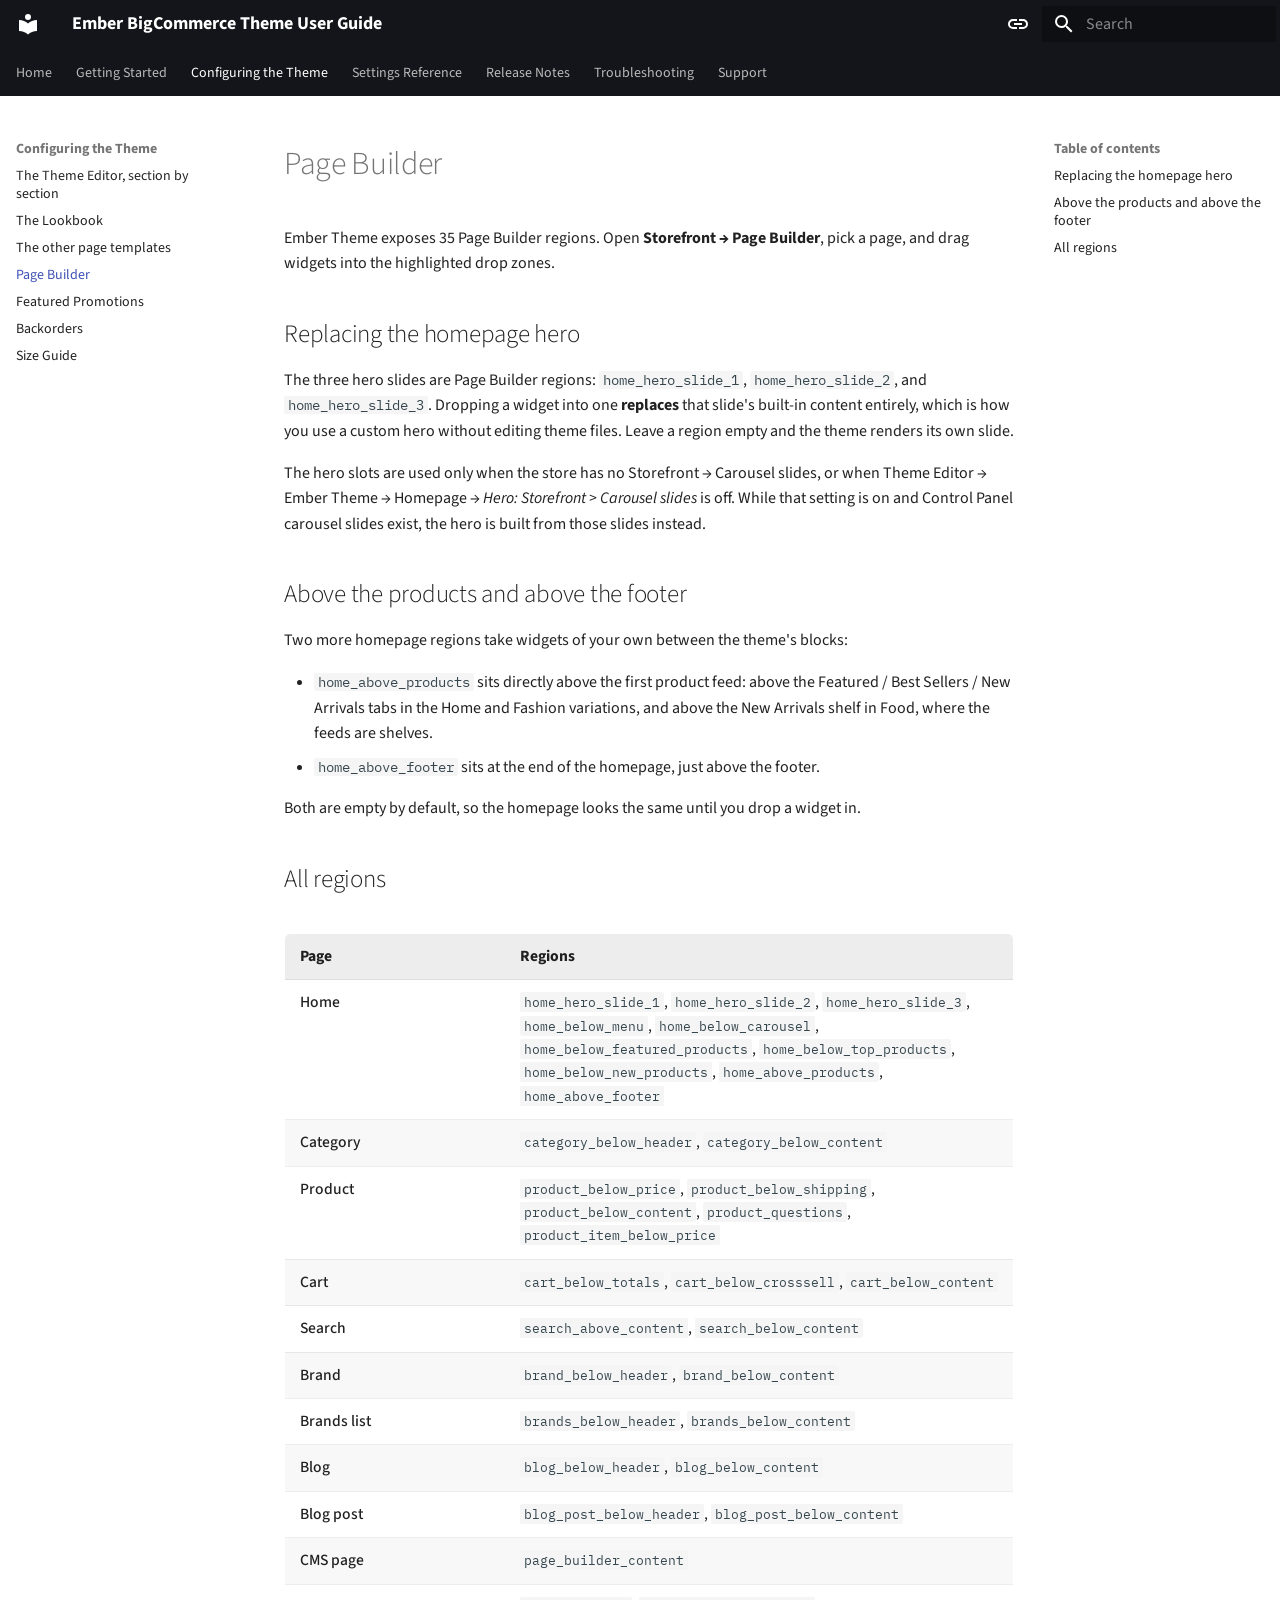
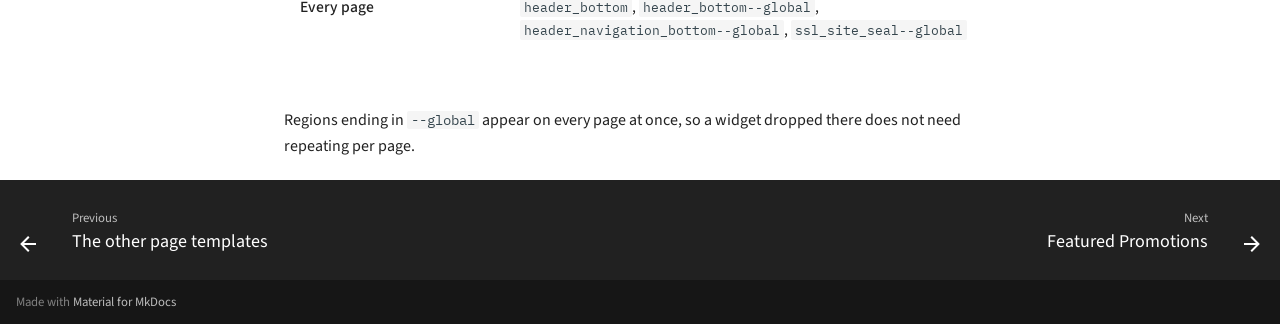
<file: usage/page-builder.html>
<!doctype html>
<html lang="en" class="no-js">
  <head>
    
      <meta charset="utf-8">
      <meta name="viewport" content="width=device-width,initial-scale=1">
      
        <meta name="description" content="Merchant guide for the Ember BigCommerce theme by PapaThemes — install it, pick a variation, configure the Theme Editor, and set up the Lookbook and Page Builder hero.">
      
      
        <meta name="author" content="PapaThemes">
      
      
        <link rel="canonical" href="https://tvlgiao.github.io/bc-ember-docs/usage/page-builder.html">
      
      
        <link rel="prev" href="page-templates.html">
      
      
        <link rel="next" href="featured-promotions.html">
      
      
      <link rel="icon" href="../assets/images/favicon.png">
      <meta name="generator" content="mkdocs-1.6.1, mkdocs-material-9.5.49">
    
    
      
        <title>Page Builder - Ember BigCommerce Theme User Guide</title>
      
    
    
      <link rel="stylesheet" href="../assets/stylesheets/main.6f8fc17f.min.css">
      
        
        <link rel="stylesheet" href="../assets/stylesheets/palette.06af60db.min.css">
      
      


    
    
      
    
    
      
        
        
        <link rel="preconnect" href="https://fonts.gstatic.com" crossorigin>
        <link rel="stylesheet" href="https://fonts.googleapis.com/css?family=Source+Sans+3:300,300i,400,400i,700,700i%7CIBM+Plex+Mono:400,400i,700,700i&display=fallback">
        <style>:root{--md-text-font:"Source Sans 3";--md-code-font:"IBM Plex Mono"}</style>
      
    
    
      <link rel="stylesheet" href="../css/style.css">
    
    <script>__md_scope=new URL("..",location),__md_hash=e=>[...e].reduce(((e,_)=>(e<<5)-e+_.charCodeAt(0)),0),__md_get=(e,_=localStorage,t=__md_scope)=>JSON.parse(_.getItem(t.pathname+"."+e)),__md_set=(e,_,t=localStorage,a=__md_scope)=>{try{t.setItem(a.pathname+"."+e,JSON.stringify(_))}catch(e){}}</script>
    
      

    
    
    
  </head>
  
  
    
    
      
    
    
    
    
    <body dir="ltr" data-md-color-scheme="default" data-md-color-primary="black" data-md-color-accent="deep-orange">
  
    
    <input class="md-toggle" data-md-toggle="drawer" type="checkbox" id="__drawer" autocomplete="off">
    <input class="md-toggle" data-md-toggle="search" type="checkbox" id="__search" autocomplete="off">
    <label class="md-overlay" for="__drawer"></label>
    <div data-md-component="skip">
      
        
        <a href="#page-builder" class="md-skip">
          Skip to content
        </a>
      
    </div>
    <div data-md-component="announce">
      
    </div>
    
    
      

<header class="md-header" data-md-component="header">
  <nav class="md-header__inner md-grid" aria-label="Header">
    <a href="../index.html" title="Ember BigCommerce Theme User Guide" class="md-header__button md-logo" aria-label="Ember BigCommerce Theme User Guide" data-md-component="logo">
      
  
  <svg xmlns="http://www.w3.org/2000/svg" viewBox="0 0 24 24"><path d="M12 8a3 3 0 0 0 3-3 3 3 0 0 0-3-3 3 3 0 0 0-3 3 3 3 0 0 0 3 3m0 3.54C9.64 9.35 6.5 8 3 8v11c3.5 0 6.64 1.35 9 3.54 2.36-2.19 5.5-3.54 9-3.54V8c-3.5 0-6.64 1.35-9 3.54"/></svg>

    </a>
    <label class="md-header__button md-icon" for="__drawer">
      
      <svg xmlns="http://www.w3.org/2000/svg" viewBox="0 0 24 24"><path d="M3 6h18v2H3zm0 5h18v2H3zm0 5h18v2H3z"/></svg>
    </label>
    <div class="md-header__title" data-md-component="header-title">
      <div class="md-header__ellipsis">
        <div class="md-header__topic">
          <span class="md-ellipsis">
            Ember BigCommerce Theme User Guide
          </span>
        </div>
        <div class="md-header__topic" data-md-component="header-topic">
          <span class="md-ellipsis">
            
              Page Builder
            
          </span>
        </div>
      </div>
    </div>
    
      
        <form class="md-header__option" data-md-component="palette">
  
    
    
    
    <input class="md-option" data-md-color-media="(prefers-color-scheme)" data-md-color-scheme="default" data-md-color-primary="black" data-md-color-accent="deep-orange"  aria-label="Switch to light mode"  type="radio" name="__palette" id="__palette_0">
    
      <label class="md-header__button md-icon" title="Switch to light mode" for="__palette_1" hidden>
        <svg xmlns="http://www.w3.org/2000/svg" viewBox="0 0 24 24"><path d="M3.9 12c0-1.71 1.39-3.1 3.1-3.1h4V7H7a5 5 0 0 0-5 5 5 5 0 0 0 5 5h4v-1.9H7c-1.71 0-3.1-1.39-3.1-3.1M8 13h8v-2H8zm9-6h-4v1.9h4c1.71 0 3.1 1.39 3.1 3.1s-1.39 3.1-3.1 3.1h-4V17h4a5 5 0 0 0 5-5 5 5 0 0 0-5-5"/></svg>
      </label>
    
  
    
    
    
    <input class="md-option" data-md-color-media="(prefers-color-scheme: light)" data-md-color-scheme="default" data-md-color-primary="black" data-md-color-accent="deep-orange"  aria-label="Switch to dark mode"  type="radio" name="__palette" id="__palette_1">
    
      <label class="md-header__button md-icon" title="Switch to dark mode" for="__palette_2" hidden>
        <svg xmlns="http://www.w3.org/2000/svg" viewBox="0 0 24 24"><path d="M17 7H7a5 5 0 0 0-5 5 5 5 0 0 0 5 5h10a5 5 0 0 0 5-5 5 5 0 0 0-5-5m0 8a3 3 0 0 1-3-3 3 3 0 0 1 3-3 3 3 0 0 1 3 3 3 3 0 0 1-3 3"/></svg>
      </label>
    
  
    
    
    
    <input class="md-option" data-md-color-media="(prefers-color-scheme: dark)" data-md-color-scheme="slate" data-md-color-primary="black" data-md-color-accent="deep-orange"  aria-label="Switch to system preference"  type="radio" name="__palette" id="__palette_2">
    
      <label class="md-header__button md-icon" title="Switch to system preference" for="__palette_0" hidden>
        <svg xmlns="http://www.w3.org/2000/svg" viewBox="0 0 24 24"><path d="M17 7H7a5 5 0 0 0-5 5 5 5 0 0 0 5 5h10a5 5 0 0 0 5-5 5 5 0 0 0-5-5M7 15a3 3 0 0 1-3-3 3 3 0 0 1 3-3 3 3 0 0 1 3 3 3 3 0 0 1-3 3"/></svg>
      </label>
    
  
</form>
      
    
    
      <script>var palette=__md_get("__palette");if(palette&&palette.color){if("(prefers-color-scheme)"===palette.color.media){var media=matchMedia("(prefers-color-scheme: light)"),input=document.querySelector(media.matches?"[data-md-color-media='(prefers-color-scheme: light)']":"[data-md-color-media='(prefers-color-scheme: dark)']");palette.color.media=input.getAttribute("data-md-color-media"),palette.color.scheme=input.getAttribute("data-md-color-scheme"),palette.color.primary=input.getAttribute("data-md-color-primary"),palette.color.accent=input.getAttribute("data-md-color-accent")}for(var[key,value]of Object.entries(palette.color))document.body.setAttribute("data-md-color-"+key,value)}</script>
    
    
    
      <label class="md-header__button md-icon" for="__search">
        
        <svg xmlns="http://www.w3.org/2000/svg" viewBox="0 0 24 24"><path d="M9.5 3A6.5 6.5 0 0 1 16 9.5c0 1.61-.59 3.09-1.56 4.23l.27.27h.79l5 5-1.5 1.5-5-5v-.79l-.27-.27A6.52 6.52 0 0 1 9.5 16 6.5 6.5 0 0 1 3 9.5 6.5 6.5 0 0 1 9.5 3m0 2C7 5 5 7 5 9.5S7 14 9.5 14 14 12 14 9.5 12 5 9.5 5"/></svg>
      </label>
      <div class="md-search" data-md-component="search" role="dialog">
  <label class="md-search__overlay" for="__search"></label>
  <div class="md-search__inner" role="search">
    <form class="md-search__form" name="search">
      <input type="text" class="md-search__input" name="query" aria-label="Search" placeholder="Search" autocapitalize="off" autocorrect="off" autocomplete="off" spellcheck="false" data-md-component="search-query" required>
      <label class="md-search__icon md-icon" for="__search">
        
        <svg xmlns="http://www.w3.org/2000/svg" viewBox="0 0 24 24"><path d="M9.5 3A6.5 6.5 0 0 1 16 9.5c0 1.61-.59 3.09-1.56 4.23l.27.27h.79l5 5-1.5 1.5-5-5v-.79l-.27-.27A6.52 6.52 0 0 1 9.5 16 6.5 6.5 0 0 1 3 9.5 6.5 6.5 0 0 1 9.5 3m0 2C7 5 5 7 5 9.5S7 14 9.5 14 14 12 14 9.5 12 5 9.5 5"/></svg>
        
        <svg xmlns="http://www.w3.org/2000/svg" viewBox="0 0 24 24"><path d="M20 11v2H8l5.5 5.5-1.42 1.42L4.16 12l7.92-7.92L13.5 5.5 8 11z"/></svg>
      </label>
      <nav class="md-search__options" aria-label="Search">
        
          <a href="javascript:void(0)" class="md-search__icon md-icon" title="Share" aria-label="Share" data-clipboard data-clipboard-text="" data-md-component="search-share" tabindex="-1">
            
            <svg xmlns="http://www.w3.org/2000/svg" viewBox="0 0 24 24"><path d="M18 16.08c-.76 0-1.44.3-1.96.77L8.91 12.7c.05-.23.09-.46.09-.7s-.04-.47-.09-.7l7.05-4.11c.54.5 1.25.81 2.04.81a3 3 0 0 0 3-3 3 3 0 0 0-3-3 3 3 0 0 0-3 3c0 .24.04.47.09.7L8.04 9.81C7.5 9.31 6.79 9 6 9a3 3 0 0 0-3 3 3 3 0 0 0 3 3c.79 0 1.5-.31 2.04-.81l7.12 4.15c-.05.21-.08.43-.08.66 0 1.61 1.31 2.91 2.92 2.91s2.92-1.3 2.92-2.91A2.92 2.92 0 0 0 18 16.08"/></svg>
          </a>
        
        <button type="reset" class="md-search__icon md-icon" title="Clear" aria-label="Clear" tabindex="-1">
          
          <svg xmlns="http://www.w3.org/2000/svg" viewBox="0 0 24 24"><path d="M19 6.41 17.59 5 12 10.59 6.41 5 5 6.41 10.59 12 5 17.59 6.41 19 12 13.41 17.59 19 19 17.59 13.41 12z"/></svg>
        </button>
      </nav>
      
        <div class="md-search__suggest" data-md-component="search-suggest"></div>
      
    </form>
    <div class="md-search__output">
      <div class="md-search__scrollwrap" tabindex="0" data-md-scrollfix>
        <div class="md-search-result" data-md-component="search-result">
          <div class="md-search-result__meta">
            Initializing search
          </div>
          <ol class="md-search-result__list" role="presentation"></ol>
        </div>
      </div>
    </div>
  </div>
</div>
    
    
  </nav>
  
</header>
    
    <div class="md-container" data-md-component="container">
      
      
        
          
            
<nav class="md-tabs" aria-label="Tabs" data-md-component="tabs">
  <div class="md-grid">
    <ul class="md-tabs__list">
      
        
  
  
  
    <li class="md-tabs__item">
      <a href="../index.html" class="md-tabs__link">
        
  
    
  
  Home

      </a>
    </li>
  

      
        
  
  
  
    
    
      <li class="md-tabs__item">
        <a href="install.html" class="md-tabs__link">
          
  
    
  
  Getting Started

        </a>
      </li>
    
  

      
        
  
  
    
  
  
    
    
      <li class="md-tabs__item md-tabs__item--active">
        <a href="theme-editor.html" class="md-tabs__link">
          
  
    
  
  Configuring the Theme

        </a>
      </li>
    
  

      
        
  
  
  
    <li class="md-tabs__item">
      <a href="../settings-reference.html" class="md-tabs__link">
        
  
    
  
  Settings Reference

      </a>
    </li>
  

      
        
  
  
  
    <li class="md-tabs__item">
      <a href="../changelog.html" class="md-tabs__link">
        
  
    
  
  Release Notes

      </a>
    </li>
  

      
        
  
  
  
    <li class="md-tabs__item">
      <a href="../troubleshooting.html" class="md-tabs__link">
        
  
    
  
  Troubleshooting

      </a>
    </li>
  

      
        
  
  
  
    <li class="md-tabs__item">
      <a href="../support.html" class="md-tabs__link">
        
  
    
  
  Support

      </a>
    </li>
  

      
    </ul>
  </div>
</nav>
          
        
      
      <main class="md-main" data-md-component="main">
        <div class="md-main__inner md-grid">
          
            
              
              <div class="md-sidebar md-sidebar--primary" data-md-component="sidebar" data-md-type="navigation" >
                <div class="md-sidebar__scrollwrap">
                  <div class="md-sidebar__inner">
                    


  


<nav class="md-nav md-nav--primary md-nav--lifted" aria-label="Navigation" data-md-level="0">
  <label class="md-nav__title" for="__drawer">
    <a href="../index.html" title="Ember BigCommerce Theme User Guide" class="md-nav__button md-logo" aria-label="Ember BigCommerce Theme User Guide" data-md-component="logo">
      
  
  <svg xmlns="http://www.w3.org/2000/svg" viewBox="0 0 24 24"><path d="M12 8a3 3 0 0 0 3-3 3 3 0 0 0-3-3 3 3 0 0 0-3 3 3 3 0 0 0 3 3m0 3.54C9.64 9.35 6.5 8 3 8v11c3.5 0 6.64 1.35 9 3.54 2.36-2.19 5.5-3.54 9-3.54V8c-3.5 0-6.64 1.35-9 3.54"/></svg>

    </a>
    Ember BigCommerce Theme User Guide
  </label>
  
  <ul class="md-nav__list" data-md-scrollfix>
    
      
      
  
  
  
  
    <li class="md-nav__item">
      <a href="../index.html" class="md-nav__link">
        
  
  <span class="md-ellipsis">
    Home
  </span>
  

      </a>
    </li>
  

    
      
      
  
  
  
  
    
    
      
        
      
        
      
    
    
      
      
        
      
    
    
    <li class="md-nav__item md-nav__item--nested">
      
        
        
        <input class="md-nav__toggle md-toggle " type="checkbox" id="__nav_2" >
        
          
          <label class="md-nav__link" for="__nav_2" id="__nav_2_label" tabindex="0">
            
  
  <span class="md-ellipsis">
    Getting Started
  </span>
  

            <span class="md-nav__icon md-icon"></span>
          </label>
        
        <nav class="md-nav" data-md-level="1" aria-labelledby="__nav_2_label" aria-expanded="false">
          <label class="md-nav__title" for="__nav_2">
            <span class="md-nav__icon md-icon"></span>
            Getting Started
          </label>
          <ul class="md-nav__list" data-md-scrollfix>
            
              
                
  
  
  
  
    <li class="md-nav__item">
      <a href="install.html" class="md-nav__link">
        
  
  <span class="md-ellipsis">
    Installing
  </span>
  

      </a>
    </li>
  

              
            
              
                
  
  
  
  
    <li class="md-nav__item">
      <a href="choose-variation.html" class="md-nav__link">
        
  
  <span class="md-ellipsis">
    Choosing a variation
  </span>
  

      </a>
    </li>
  

              
            
          </ul>
        </nav>
      
    </li>
  

    
      
      
  
  
    
  
  
  
    
    
      
        
      
        
      
        
      
        
      
        
      
        
      
        
      
    
    
      
        
        
      
      
        
      
    
    
    <li class="md-nav__item md-nav__item--active md-nav__item--section md-nav__item--nested">
      
        
        
        <input class="md-nav__toggle md-toggle " type="checkbox" id="__nav_3" checked>
        
          
          <label class="md-nav__link" for="__nav_3" id="__nav_3_label" tabindex="">
            
  
  <span class="md-ellipsis">
    Configuring the Theme
  </span>
  

            <span class="md-nav__icon md-icon"></span>
          </label>
        
        <nav class="md-nav" data-md-level="1" aria-labelledby="__nav_3_label" aria-expanded="true">
          <label class="md-nav__title" for="__nav_3">
            <span class="md-nav__icon md-icon"></span>
            Configuring the Theme
          </label>
          <ul class="md-nav__list" data-md-scrollfix>
            
              
                
  
  
  
  
    <li class="md-nav__item">
      <a href="theme-editor.html" class="md-nav__link">
        
  
  <span class="md-ellipsis">
    The Theme Editor, section by section
  </span>
  

      </a>
    </li>
  

              
            
              
                
  
  
  
  
    <li class="md-nav__item">
      <a href="lookbook.html" class="md-nav__link">
        
  
  <span class="md-ellipsis">
    The Lookbook
  </span>
  

      </a>
    </li>
  

              
            
              
                
  
  
  
  
    <li class="md-nav__item">
      <a href="page-templates.html" class="md-nav__link">
        
  
  <span class="md-ellipsis">
    The other page templates
  </span>
  

      </a>
    </li>
  

              
            
              
                
  
  
    
  
  
  
    <li class="md-nav__item md-nav__item--active">
      
      <input class="md-nav__toggle md-toggle" type="checkbox" id="__toc">
      
      
        
      
      
        <label class="md-nav__link md-nav__link--active" for="__toc">
          
  
  <span class="md-ellipsis">
    Page Builder
  </span>
  

          <span class="md-nav__icon md-icon"></span>
        </label>
      
      <a href="page-builder.html" class="md-nav__link md-nav__link--active">
        
  
  <span class="md-ellipsis">
    Page Builder
  </span>
  

      </a>
      
        

<nav class="md-nav md-nav--secondary" aria-label="Table of contents">
  
  
  
    
  
  
    <label class="md-nav__title" for="__toc">
      <span class="md-nav__icon md-icon"></span>
      Table of contents
    </label>
    <ul class="md-nav__list" data-md-component="toc" data-md-scrollfix>
      
        <li class="md-nav__item">
  <a href="#replacing-the-homepage-hero" class="md-nav__link">
    <span class="md-ellipsis">
      Replacing the homepage hero
    </span>
  </a>
  
</li>
      
        <li class="md-nav__item">
  <a href="#above-the-products-and-above-the-footer" class="md-nav__link">
    <span class="md-ellipsis">
      Above the products and above the footer
    </span>
  </a>
  
</li>
      
        <li class="md-nav__item">
  <a href="#all-regions" class="md-nav__link">
    <span class="md-ellipsis">
      All regions
    </span>
  </a>
  
</li>
      
    </ul>
  
</nav>
      
    </li>
  

              
            
              
                
  
  
  
  
    <li class="md-nav__item">
      <a href="featured-promotions.html" class="md-nav__link">
        
  
  <span class="md-ellipsis">
    Featured Promotions
  </span>
  

      </a>
    </li>
  

              
            
              
                
  
  
  
  
    <li class="md-nav__item">
      <a href="backorders.html" class="md-nav__link">
        
  
  <span class="md-ellipsis">
    Backorders
  </span>
  

      </a>
    </li>
  

              
            
              
                
  
  
  
  
    <li class="md-nav__item">
      <a href="size-guide.html" class="md-nav__link">
        
  
  <span class="md-ellipsis">
    Size Guide
  </span>
  

      </a>
    </li>
  

              
            
          </ul>
        </nav>
      
    </li>
  

    
      
      
  
  
  
  
    <li class="md-nav__item">
      <a href="../settings-reference.html" class="md-nav__link">
        
  
  <span class="md-ellipsis">
    Settings Reference
  </span>
  

      </a>
    </li>
  

    
      
      
  
  
  
  
    <li class="md-nav__item">
      <a href="../changelog.html" class="md-nav__link">
        
  
  <span class="md-ellipsis">
    Release Notes
  </span>
  

      </a>
    </li>
  

    
      
      
  
  
  
  
    <li class="md-nav__item">
      <a href="../troubleshooting.html" class="md-nav__link">
        
  
  <span class="md-ellipsis">
    Troubleshooting
  </span>
  

      </a>
    </li>
  

    
      
      
  
  
  
  
    <li class="md-nav__item">
      <a href="../support.html" class="md-nav__link">
        
  
  <span class="md-ellipsis">
    Support
  </span>
  

      </a>
    </li>
  

    
  </ul>
</nav>
                  </div>
                </div>
              </div>
            
            
              
              <div class="md-sidebar md-sidebar--secondary" data-md-component="sidebar" data-md-type="toc" >
                <div class="md-sidebar__scrollwrap">
                  <div class="md-sidebar__inner">
                    

<nav class="md-nav md-nav--secondary" aria-label="Table of contents">
  
  
  
    
  
  
    <label class="md-nav__title" for="__toc">
      <span class="md-nav__icon md-icon"></span>
      Table of contents
    </label>
    <ul class="md-nav__list" data-md-component="toc" data-md-scrollfix>
      
        <li class="md-nav__item">
  <a href="#replacing-the-homepage-hero" class="md-nav__link">
    <span class="md-ellipsis">
      Replacing the homepage hero
    </span>
  </a>
  
</li>
      
        <li class="md-nav__item">
  <a href="#above-the-products-and-above-the-footer" class="md-nav__link">
    <span class="md-ellipsis">
      Above the products and above the footer
    </span>
  </a>
  
</li>
      
        <li class="md-nav__item">
  <a href="#all-regions" class="md-nav__link">
    <span class="md-ellipsis">
      All regions
    </span>
  </a>
  
</li>
      
    </ul>
  
</nav>
                  </div>
                </div>
              </div>
            
          
          
            <div class="md-content" data-md-component="content">
              <article class="md-content__inner md-typeset">
                
                  


<h1 id="page-builder">Page Builder<a class="headerlink" href="#page-builder" title="Permanent link">&para;</a></h1>
<p>Ember Theme exposes 35 Page Builder regions. Open <strong>Storefront → Page Builder</strong>, pick a page,
and drag widgets into the highlighted drop zones.</p>
<h2 id="replacing-the-homepage-hero">Replacing the homepage hero<a class="headerlink" href="#replacing-the-homepage-hero" title="Permanent link">&para;</a></h2>
<p>The three hero slides are Page Builder regions: <code>home_hero_slide_1</code>, <code>home_hero_slide_2</code>,
and <code>home_hero_slide_3</code>. Dropping a widget into one <strong>replaces</strong> that slide's built-in
content entirely, which is how you use a custom hero without editing theme files. Leave a
region empty and the theme renders its own slide.</p>
<p>The hero slots are used only when the store has no Storefront → Carousel slides, or when
Theme Editor → Ember Theme → Homepage → <em>Hero: Storefront &gt; Carousel slides</em> is off. While that
setting is on and Control Panel carousel slides exist, the hero is built from those slides
instead.</p>
<h2 id="above-the-products-and-above-the-footer">Above the products and above the footer<a class="headerlink" href="#above-the-products-and-above-the-footer" title="Permanent link">&para;</a></h2>
<p>Two more homepage regions take widgets of your own between the theme's blocks:</p>
<ul>
<li><code>home_above_products</code> sits directly above the first product feed: above the Featured / Best
  Sellers / New Arrivals tabs in the Home and Fashion variations, and above the New Arrivals
  shelf in Food, where the feeds are shelves.</li>
<li><code>home_above_footer</code> sits at the end of the homepage, just above the footer.</li>
</ul>
<p>Both are empty by default, so the homepage looks the same until you drop a widget in.</p>
<h2 id="all-regions">All regions<a class="headerlink" href="#all-regions" title="Permanent link">&para;</a></h2>
<table>
<thead>
<tr>
<th>Page</th>
<th>Regions</th>
</tr>
</thead>
<tbody>
<tr>
<td>Home</td>
<td><code>home_hero_slide_1</code>, <code>home_hero_slide_2</code>, <code>home_hero_slide_3</code>, <code>home_below_menu</code>, <code>home_below_carousel</code>, <code>home_below_featured_products</code>, <code>home_below_top_products</code>, <code>home_below_new_products</code>, <code>home_above_products</code>, <code>home_above_footer</code></td>
</tr>
<tr>
<td>Category</td>
<td><code>category_below_header</code>, <code>category_below_content</code></td>
</tr>
<tr>
<td>Product</td>
<td><code>product_below_price</code>, <code>product_below_shipping</code>, <code>product_below_content</code>, <code>product_questions</code>, <code>product_item_below_price</code></td>
</tr>
<tr>
<td>Cart</td>
<td><code>cart_below_totals</code>, <code>cart_below_crosssell</code>, <code>cart_below_content</code></td>
</tr>
<tr>
<td>Search</td>
<td><code>search_above_content</code>, <code>search_below_content</code></td>
</tr>
<tr>
<td>Brand</td>
<td><code>brand_below_header</code>, <code>brand_below_content</code></td>
</tr>
<tr>
<td>Brands list</td>
<td><code>brands_below_header</code>, <code>brands_below_content</code></td>
</tr>
<tr>
<td>Blog</td>
<td><code>blog_below_header</code>, <code>blog_below_content</code></td>
</tr>
<tr>
<td>Blog post</td>
<td><code>blog_post_below_header</code>, <code>blog_post_below_content</code></td>
</tr>
<tr>
<td>CMS page</td>
<td><code>page_builder_content</code></td>
</tr>
<tr>
<td>Every page</td>
<td><code>header_bottom</code>, <code>header_bottom--global</code>, <code>header_navigation_bottom--global</code>, <code>ssl_site_seal--global</code></td>
</tr>
</tbody>
</table>
<p>Regions ending in <code>--global</code> appear on every page at once, so a widget dropped there does
not need repeating per page.</p>












                
              </article>
            </div>
          
          
<script>var target=document.getElementById(location.hash.slice(1));target&&target.name&&(target.checked=target.name.startsWith("__tabbed_"))</script>
        </div>
        
          <button type="button" class="md-top md-icon" data-md-component="top" hidden>
  
  <svg xmlns="http://www.w3.org/2000/svg" viewBox="0 0 24 24"><path d="M13 20h-2V8l-5.5 5.5-1.42-1.42L12 4.16l7.92 7.92-1.42 1.42L13 8z"/></svg>
  Back to top
</button>
        
      </main>
      
        <footer class="md-footer">
  
    
      
      <nav class="md-footer__inner md-grid" aria-label="Footer" >
        
          
          <a href="page-templates.html" class="md-footer__link md-footer__link--prev" aria-label="Previous: The other page templates">
            <div class="md-footer__button md-icon">
              
              <svg xmlns="http://www.w3.org/2000/svg" viewBox="0 0 24 24"><path d="M20 11v2H8l5.5 5.5-1.42 1.42L4.16 12l7.92-7.92L13.5 5.5 8 11z"/></svg>
            </div>
            <div class="md-footer__title">
              <span class="md-footer__direction">
                Previous
              </span>
              <div class="md-ellipsis">
                The other page templates
              </div>
            </div>
          </a>
        
        
          
          <a href="featured-promotions.html" class="md-footer__link md-footer__link--next" aria-label="Next: Featured Promotions">
            <div class="md-footer__title">
              <span class="md-footer__direction">
                Next
              </span>
              <div class="md-ellipsis">
                Featured Promotions
              </div>
            </div>
            <div class="md-footer__button md-icon">
              
              <svg xmlns="http://www.w3.org/2000/svg" viewBox="0 0 24 24"><path d="M4 11v2h12l-5.5 5.5 1.42 1.42L19.84 12l-7.92-7.92L10.5 5.5 16 11z"/></svg>
            </div>
          </a>
        
      </nav>
    
  
  <div class="md-footer-meta md-typeset">
    <div class="md-footer-meta__inner md-grid">
      <div class="md-copyright">
  
  
    Made with
    <a href="https://squidfunk.github.io/mkdocs-material/" target="_blank" rel="noopener">
      Material for MkDocs
    </a>
  
</div>
      
    </div>
  </div>
</footer>
      
    </div>
    <div class="md-dialog" data-md-component="dialog">
      <div class="md-dialog__inner md-typeset"></div>
    </div>
    
    
    <script id="__config" type="application/json">{"base": "..", "features": ["announce.dismiss", "content.code.annotate", "content.code.copy", "content.tooltips", "navigation.footer", "navigation.indexes", "navigation.sections", "navigation.tabs", "navigation.top", "navigation.tracking", "search.highlight", "search.share", "search.suggest", "toc.follow"], "search": "../assets/javascripts/workers/search.6ce7567c.min.js", "translations": {"clipboard.copied": "Copied to clipboard", "clipboard.copy": "Copy to clipboard", "search.result.more.one": "1 more on this page", "search.result.more.other": "# more on this page", "search.result.none": "No matching documents", "search.result.one": "1 matching document", "search.result.other": "# matching documents", "search.result.placeholder": "Type to start searching", "search.result.term.missing": "Missing", "select.version": "Select version"}}</script>
    
    
  
      <script src="../assets/javascripts/bundle.88dd0f4e.min.js"></script>
      
    
  <script src="https://bc-tools.papathemes.com/embed/chatbot.js" async></script>

  </body>
</html>
</file>
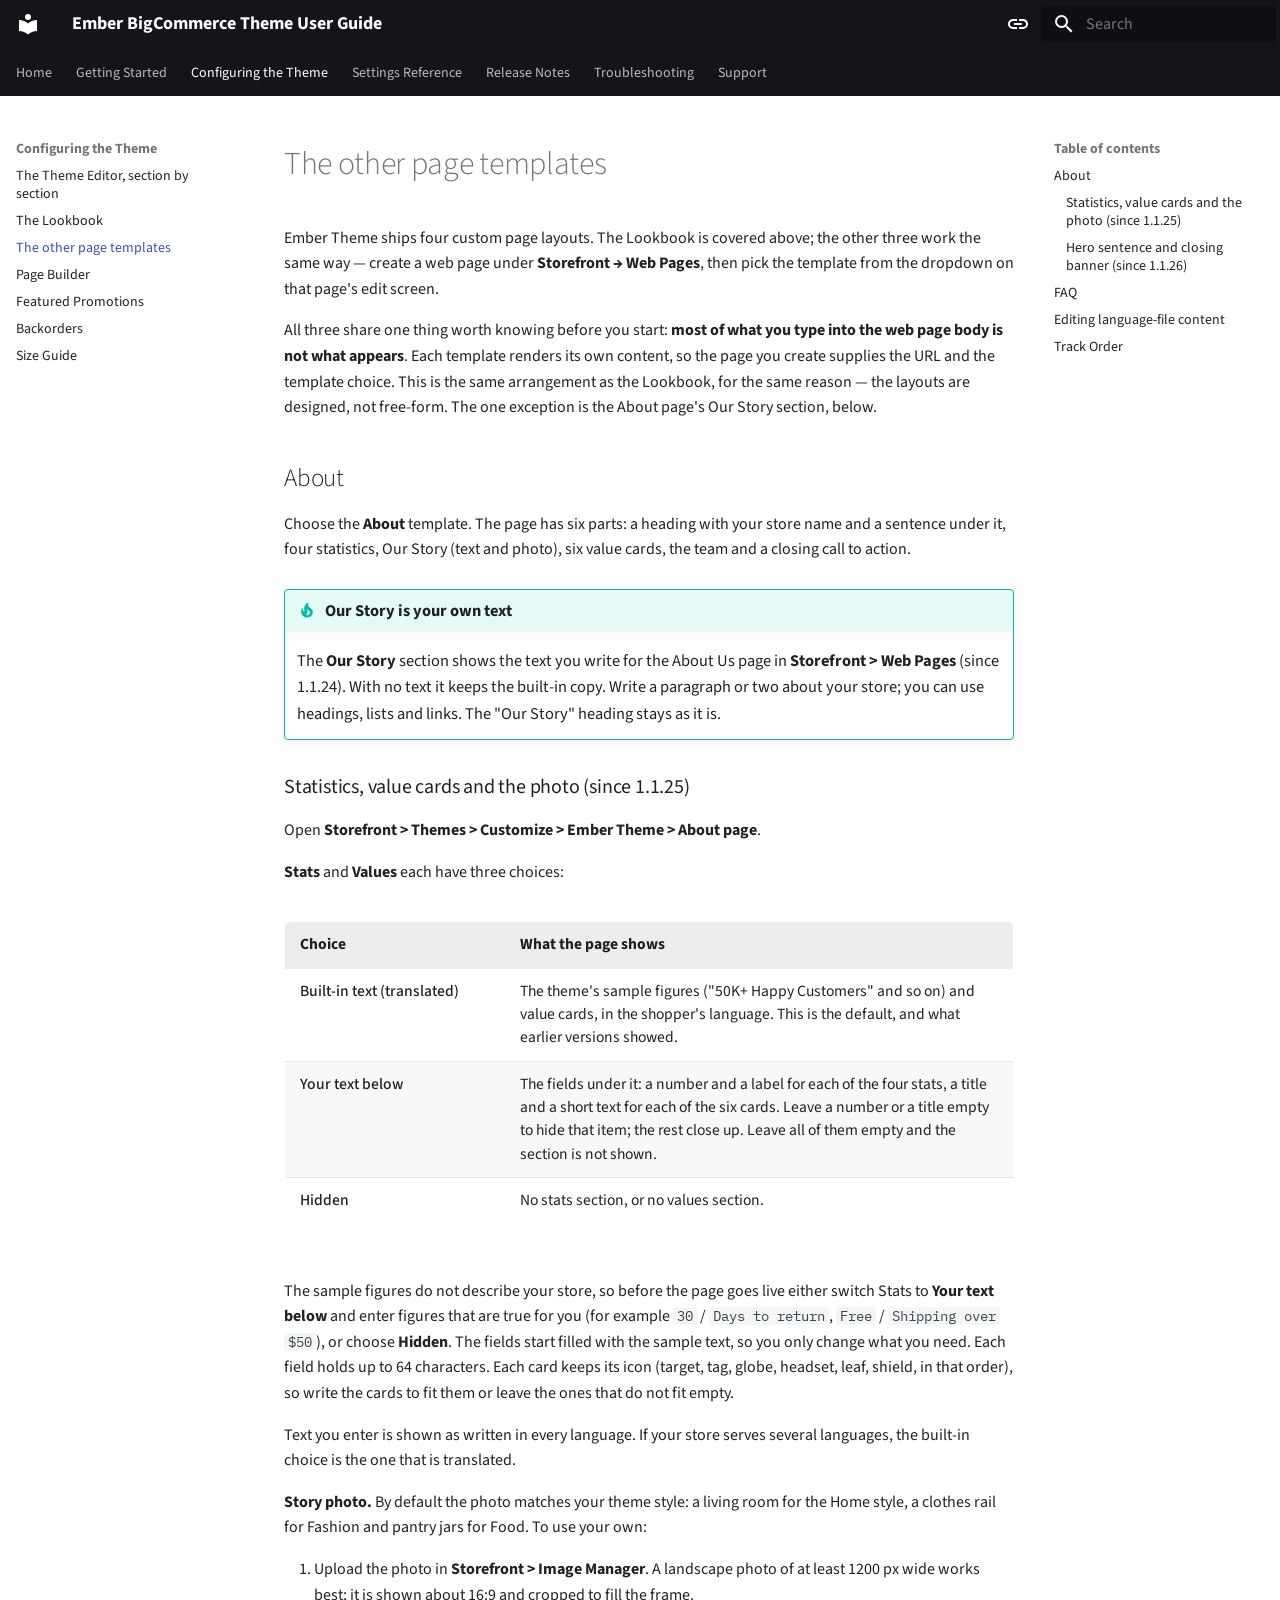
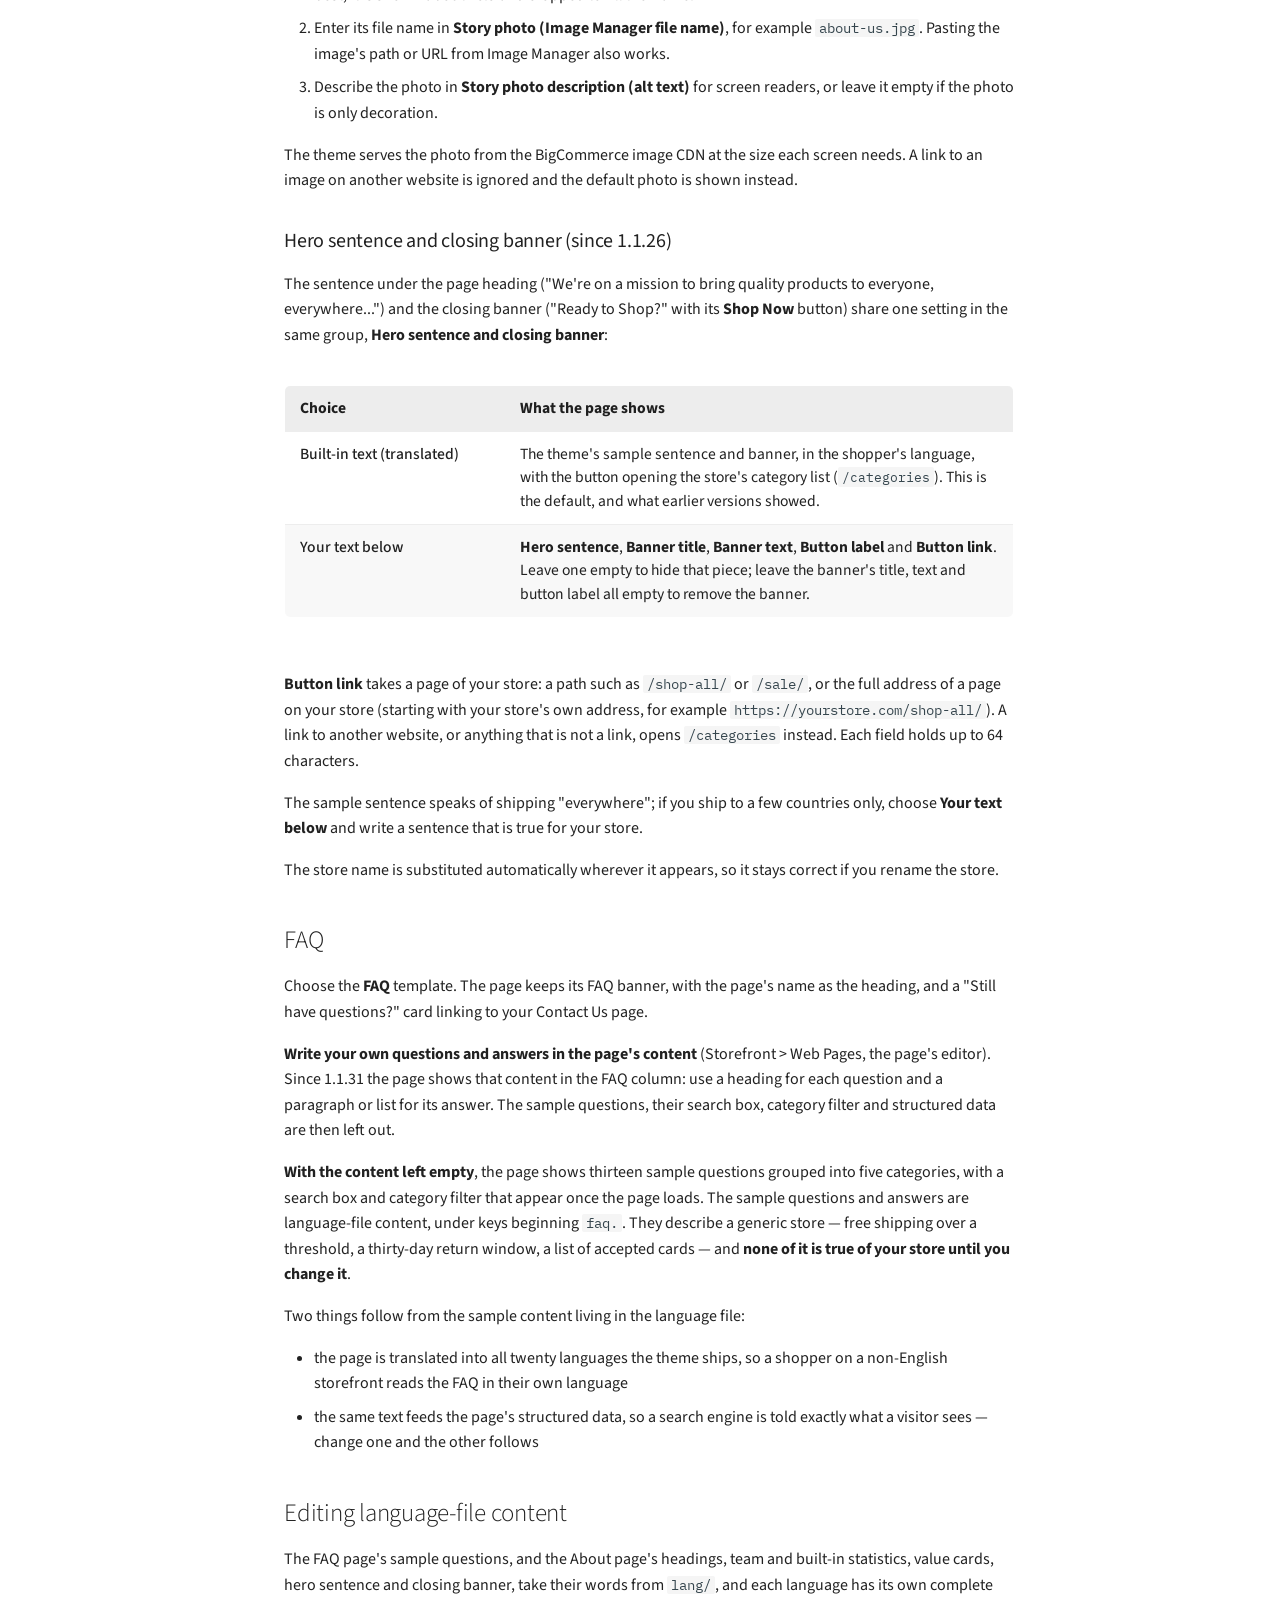
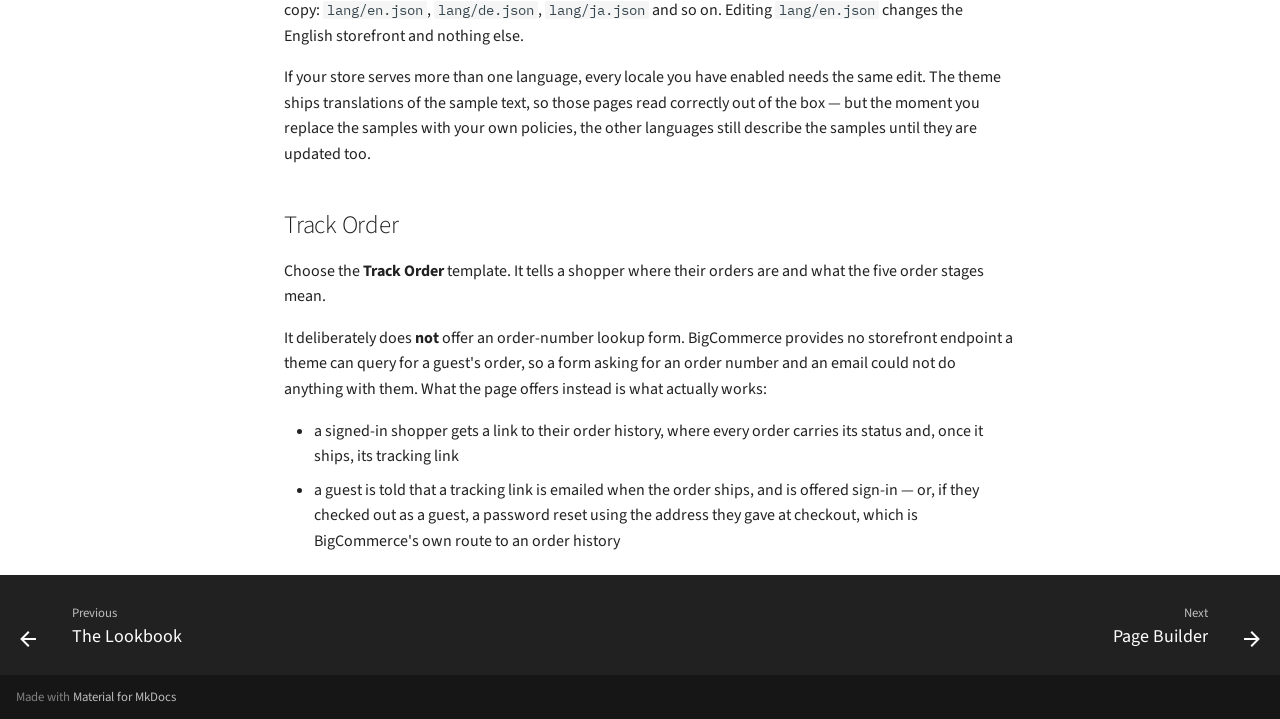
<file: usage/page-templates.html>
<!doctype html>
<html lang="en" class="no-js">
  <head>
    
      <meta charset="utf-8">
      <meta name="viewport" content="width=device-width,initial-scale=1">
      
        <meta name="description" content="Merchant guide for the Ember BigCommerce theme by PapaThemes — install it, pick a variation, configure the Theme Editor, and set up the Lookbook and Page Builder hero.">
      
      
        <meta name="author" content="PapaThemes">
      
      
        <link rel="canonical" href="https://tvlgiao.github.io/bc-ember-docs/usage/page-templates.html">
      
      
        <link rel="prev" href="lookbook.html">
      
      
        <link rel="next" href="page-builder.html">
      
      
      <link rel="icon" href="../assets/images/favicon.png">
      <meta name="generator" content="mkdocs-1.6.1, mkdocs-material-9.5.49">
    
    
      
        <title>The other page templates - Ember BigCommerce Theme User Guide</title>
      
    
    
      <link rel="stylesheet" href="../assets/stylesheets/main.6f8fc17f.min.css">
      
        
        <link rel="stylesheet" href="../assets/stylesheets/palette.06af60db.min.css">
      
      


    
    
      
    
    
      
        
        
        <link rel="preconnect" href="https://fonts.gstatic.com" crossorigin>
        <link rel="stylesheet" href="https://fonts.googleapis.com/css?family=Source+Sans+3:300,300i,400,400i,700,700i%7CIBM+Plex+Mono:400,400i,700,700i&display=fallback">
        <style>:root{--md-text-font:"Source Sans 3";--md-code-font:"IBM Plex Mono"}</style>
      
    
    
      <link rel="stylesheet" href="../css/style.css">
    
    <script>__md_scope=new URL("..",location),__md_hash=e=>[...e].reduce(((e,_)=>(e<<5)-e+_.charCodeAt(0)),0),__md_get=(e,_=localStorage,t=__md_scope)=>JSON.parse(_.getItem(t.pathname+"."+e)),__md_set=(e,_,t=localStorage,a=__md_scope)=>{try{t.setItem(a.pathname+"."+e,JSON.stringify(_))}catch(e){}}</script>
    
      

    
    
    
  </head>
  
  
    
    
      
    
    
    
    
    <body dir="ltr" data-md-color-scheme="default" data-md-color-primary="black" data-md-color-accent="deep-orange">
  
    
    <input class="md-toggle" data-md-toggle="drawer" type="checkbox" id="__drawer" autocomplete="off">
    <input class="md-toggle" data-md-toggle="search" type="checkbox" id="__search" autocomplete="off">
    <label class="md-overlay" for="__drawer"></label>
    <div data-md-component="skip">
      
        
        <a href="#the-other-page-templates" class="md-skip">
          Skip to content
        </a>
      
    </div>
    <div data-md-component="announce">
      
    </div>
    
    
      

<header class="md-header" data-md-component="header">
  <nav class="md-header__inner md-grid" aria-label="Header">
    <a href="../index.html" title="Ember BigCommerce Theme User Guide" class="md-header__button md-logo" aria-label="Ember BigCommerce Theme User Guide" data-md-component="logo">
      
  
  <svg xmlns="http://www.w3.org/2000/svg" viewBox="0 0 24 24"><path d="M12 8a3 3 0 0 0 3-3 3 3 0 0 0-3-3 3 3 0 0 0-3 3 3 3 0 0 0 3 3m0 3.54C9.64 9.35 6.5 8 3 8v11c3.5 0 6.64 1.35 9 3.54 2.36-2.19 5.5-3.54 9-3.54V8c-3.5 0-6.64 1.35-9 3.54"/></svg>

    </a>
    <label class="md-header__button md-icon" for="__drawer">
      
      <svg xmlns="http://www.w3.org/2000/svg" viewBox="0 0 24 24"><path d="M3 6h18v2H3zm0 5h18v2H3zm0 5h18v2H3z"/></svg>
    </label>
    <div class="md-header__title" data-md-component="header-title">
      <div class="md-header__ellipsis">
        <div class="md-header__topic">
          <span class="md-ellipsis">
            Ember BigCommerce Theme User Guide
          </span>
        </div>
        <div class="md-header__topic" data-md-component="header-topic">
          <span class="md-ellipsis">
            
              The other page templates
            
          </span>
        </div>
      </div>
    </div>
    
      
        <form class="md-header__option" data-md-component="palette">
  
    
    
    
    <input class="md-option" data-md-color-media="(prefers-color-scheme)" data-md-color-scheme="default" data-md-color-primary="black" data-md-color-accent="deep-orange"  aria-label="Switch to light mode"  type="radio" name="__palette" id="__palette_0">
    
      <label class="md-header__button md-icon" title="Switch to light mode" for="__palette_1" hidden>
        <svg xmlns="http://www.w3.org/2000/svg" viewBox="0 0 24 24"><path d="M3.9 12c0-1.71 1.39-3.1 3.1-3.1h4V7H7a5 5 0 0 0-5 5 5 5 0 0 0 5 5h4v-1.9H7c-1.71 0-3.1-1.39-3.1-3.1M8 13h8v-2H8zm9-6h-4v1.9h4c1.71 0 3.1 1.39 3.1 3.1s-1.39 3.1-3.1 3.1h-4V17h4a5 5 0 0 0 5-5 5 5 0 0 0-5-5"/></svg>
      </label>
    
  
    
    
    
    <input class="md-option" data-md-color-media="(prefers-color-scheme: light)" data-md-color-scheme="default" data-md-color-primary="black" data-md-color-accent="deep-orange"  aria-label="Switch to dark mode"  type="radio" name="__palette" id="__palette_1">
    
      <label class="md-header__button md-icon" title="Switch to dark mode" for="__palette_2" hidden>
        <svg xmlns="http://www.w3.org/2000/svg" viewBox="0 0 24 24"><path d="M17 7H7a5 5 0 0 0-5 5 5 5 0 0 0 5 5h10a5 5 0 0 0 5-5 5 5 0 0 0-5-5m0 8a3 3 0 0 1-3-3 3 3 0 0 1 3-3 3 3 0 0 1 3 3 3 3 0 0 1-3 3"/></svg>
      </label>
    
  
    
    
    
    <input class="md-option" data-md-color-media="(prefers-color-scheme: dark)" data-md-color-scheme="slate" data-md-color-primary="black" data-md-color-accent="deep-orange"  aria-label="Switch to system preference"  type="radio" name="__palette" id="__palette_2">
    
      <label class="md-header__button md-icon" title="Switch to system preference" for="__palette_0" hidden>
        <svg xmlns="http://www.w3.org/2000/svg" viewBox="0 0 24 24"><path d="M17 7H7a5 5 0 0 0-5 5 5 5 0 0 0 5 5h10a5 5 0 0 0 5-5 5 5 0 0 0-5-5M7 15a3 3 0 0 1-3-3 3 3 0 0 1 3-3 3 3 0 0 1 3 3 3 3 0 0 1-3 3"/></svg>
      </label>
    
  
</form>
      
    
    
      <script>var palette=__md_get("__palette");if(palette&&palette.color){if("(prefers-color-scheme)"===palette.color.media){var media=matchMedia("(prefers-color-scheme: light)"),input=document.querySelector(media.matches?"[data-md-color-media='(prefers-color-scheme: light)']":"[data-md-color-media='(prefers-color-scheme: dark)']");palette.color.media=input.getAttribute("data-md-color-media"),palette.color.scheme=input.getAttribute("data-md-color-scheme"),palette.color.primary=input.getAttribute("data-md-color-primary"),palette.color.accent=input.getAttribute("data-md-color-accent")}for(var[key,value]of Object.entries(palette.color))document.body.setAttribute("data-md-color-"+key,value)}</script>
    
    
    
      <label class="md-header__button md-icon" for="__search">
        
        <svg xmlns="http://www.w3.org/2000/svg" viewBox="0 0 24 24"><path d="M9.5 3A6.5 6.5 0 0 1 16 9.5c0 1.61-.59 3.09-1.56 4.23l.27.27h.79l5 5-1.5 1.5-5-5v-.79l-.27-.27A6.52 6.52 0 0 1 9.5 16 6.5 6.5 0 0 1 3 9.5 6.5 6.5 0 0 1 9.5 3m0 2C7 5 5 7 5 9.5S7 14 9.5 14 14 12 14 9.5 12 5 9.5 5"/></svg>
      </label>
      <div class="md-search" data-md-component="search" role="dialog">
  <label class="md-search__overlay" for="__search"></label>
  <div class="md-search__inner" role="search">
    <form class="md-search__form" name="search">
      <input type="text" class="md-search__input" name="query" aria-label="Search" placeholder="Search" autocapitalize="off" autocorrect="off" autocomplete="off" spellcheck="false" data-md-component="search-query" required>
      <label class="md-search__icon md-icon" for="__search">
        
        <svg xmlns="http://www.w3.org/2000/svg" viewBox="0 0 24 24"><path d="M9.5 3A6.5 6.5 0 0 1 16 9.5c0 1.61-.59 3.09-1.56 4.23l.27.27h.79l5 5-1.5 1.5-5-5v-.79l-.27-.27A6.52 6.52 0 0 1 9.5 16 6.5 6.5 0 0 1 3 9.5 6.5 6.5 0 0 1 9.5 3m0 2C7 5 5 7 5 9.5S7 14 9.5 14 14 12 14 9.5 12 5 9.5 5"/></svg>
        
        <svg xmlns="http://www.w3.org/2000/svg" viewBox="0 0 24 24"><path d="M20 11v2H8l5.5 5.5-1.42 1.42L4.16 12l7.92-7.92L13.5 5.5 8 11z"/></svg>
      </label>
      <nav class="md-search__options" aria-label="Search">
        
          <a href="javascript:void(0)" class="md-search__icon md-icon" title="Share" aria-label="Share" data-clipboard data-clipboard-text="" data-md-component="search-share" tabindex="-1">
            
            <svg xmlns="http://www.w3.org/2000/svg" viewBox="0 0 24 24"><path d="M18 16.08c-.76 0-1.44.3-1.96.77L8.91 12.7c.05-.23.09-.46.09-.7s-.04-.47-.09-.7l7.05-4.11c.54.5 1.25.81 2.04.81a3 3 0 0 0 3-3 3 3 0 0 0-3-3 3 3 0 0 0-3 3c0 .24.04.47.09.7L8.04 9.81C7.5 9.31 6.79 9 6 9a3 3 0 0 0-3 3 3 3 0 0 0 3 3c.79 0 1.5-.31 2.04-.81l7.12 4.15c-.05.21-.08.43-.08.66 0 1.61 1.31 2.91 2.92 2.91s2.92-1.3 2.92-2.91A2.92 2.92 0 0 0 18 16.08"/></svg>
          </a>
        
        <button type="reset" class="md-search__icon md-icon" title="Clear" aria-label="Clear" tabindex="-1">
          
          <svg xmlns="http://www.w3.org/2000/svg" viewBox="0 0 24 24"><path d="M19 6.41 17.59 5 12 10.59 6.41 5 5 6.41 10.59 12 5 17.59 6.41 19 12 13.41 17.59 19 19 17.59 13.41 12z"/></svg>
        </button>
      </nav>
      
        <div class="md-search__suggest" data-md-component="search-suggest"></div>
      
    </form>
    <div class="md-search__output">
      <div class="md-search__scrollwrap" tabindex="0" data-md-scrollfix>
        <div class="md-search-result" data-md-component="search-result">
          <div class="md-search-result__meta">
            Initializing search
          </div>
          <ol class="md-search-result__list" role="presentation"></ol>
        </div>
      </div>
    </div>
  </div>
</div>
    
    
  </nav>
  
</header>
    
    <div class="md-container" data-md-component="container">
      
      
        
          
            
<nav class="md-tabs" aria-label="Tabs" data-md-component="tabs">
  <div class="md-grid">
    <ul class="md-tabs__list">
      
        
  
  
  
    <li class="md-tabs__item">
      <a href="../index.html" class="md-tabs__link">
        
  
    
  
  Home

      </a>
    </li>
  

      
        
  
  
  
    
    
      <li class="md-tabs__item">
        <a href="install.html" class="md-tabs__link">
          
  
    
  
  Getting Started

        </a>
      </li>
    
  

      
        
  
  
    
  
  
    
    
      <li class="md-tabs__item md-tabs__item--active">
        <a href="theme-editor.html" class="md-tabs__link">
          
  
    
  
  Configuring the Theme

        </a>
      </li>
    
  

      
        
  
  
  
    <li class="md-tabs__item">
      <a href="../settings-reference.html" class="md-tabs__link">
        
  
    
  
  Settings Reference

      </a>
    </li>
  

      
        
  
  
  
    <li class="md-tabs__item">
      <a href="../changelog.html" class="md-tabs__link">
        
  
    
  
  Release Notes

      </a>
    </li>
  

      
        
  
  
  
    <li class="md-tabs__item">
      <a href="../troubleshooting.html" class="md-tabs__link">
        
  
    
  
  Troubleshooting

      </a>
    </li>
  

      
        
  
  
  
    <li class="md-tabs__item">
      <a href="../support.html" class="md-tabs__link">
        
  
    
  
  Support

      </a>
    </li>
  

      
    </ul>
  </div>
</nav>
          
        
      
      <main class="md-main" data-md-component="main">
        <div class="md-main__inner md-grid">
          
            
              
              <div class="md-sidebar md-sidebar--primary" data-md-component="sidebar" data-md-type="navigation" >
                <div class="md-sidebar__scrollwrap">
                  <div class="md-sidebar__inner">
                    


  


<nav class="md-nav md-nav--primary md-nav--lifted" aria-label="Navigation" data-md-level="0">
  <label class="md-nav__title" for="__drawer">
    <a href="../index.html" title="Ember BigCommerce Theme User Guide" class="md-nav__button md-logo" aria-label="Ember BigCommerce Theme User Guide" data-md-component="logo">
      
  
  <svg xmlns="http://www.w3.org/2000/svg" viewBox="0 0 24 24"><path d="M12 8a3 3 0 0 0 3-3 3 3 0 0 0-3-3 3 3 0 0 0-3 3 3 3 0 0 0 3 3m0 3.54C9.64 9.35 6.5 8 3 8v11c3.5 0 6.64 1.35 9 3.54 2.36-2.19 5.5-3.54 9-3.54V8c-3.5 0-6.64 1.35-9 3.54"/></svg>

    </a>
    Ember BigCommerce Theme User Guide
  </label>
  
  <ul class="md-nav__list" data-md-scrollfix>
    
      
      
  
  
  
  
    <li class="md-nav__item">
      <a href="../index.html" class="md-nav__link">
        
  
  <span class="md-ellipsis">
    Home
  </span>
  

      </a>
    </li>
  

    
      
      
  
  
  
  
    
    
      
        
      
        
      
    
    
      
      
        
      
    
    
    <li class="md-nav__item md-nav__item--nested">
      
        
        
        <input class="md-nav__toggle md-toggle " type="checkbox" id="__nav_2" >
        
          
          <label class="md-nav__link" for="__nav_2" id="__nav_2_label" tabindex="0">
            
  
  <span class="md-ellipsis">
    Getting Started
  </span>
  

            <span class="md-nav__icon md-icon"></span>
          </label>
        
        <nav class="md-nav" data-md-level="1" aria-labelledby="__nav_2_label" aria-expanded="false">
          <label class="md-nav__title" for="__nav_2">
            <span class="md-nav__icon md-icon"></span>
            Getting Started
          </label>
          <ul class="md-nav__list" data-md-scrollfix>
            
              
                
  
  
  
  
    <li class="md-nav__item">
      <a href="install.html" class="md-nav__link">
        
  
  <span class="md-ellipsis">
    Installing
  </span>
  

      </a>
    </li>
  

              
            
              
                
  
  
  
  
    <li class="md-nav__item">
      <a href="choose-variation.html" class="md-nav__link">
        
  
  <span class="md-ellipsis">
    Choosing a variation
  </span>
  

      </a>
    </li>
  

              
            
          </ul>
        </nav>
      
    </li>
  

    
      
      
  
  
    
  
  
  
    
    
      
        
      
        
      
        
      
        
      
        
      
        
      
        
      
    
    
      
        
        
      
      
        
      
    
    
    <li class="md-nav__item md-nav__item--active md-nav__item--section md-nav__item--nested">
      
        
        
        <input class="md-nav__toggle md-toggle " type="checkbox" id="__nav_3" checked>
        
          
          <label class="md-nav__link" for="__nav_3" id="__nav_3_label" tabindex="">
            
  
  <span class="md-ellipsis">
    Configuring the Theme
  </span>
  

            <span class="md-nav__icon md-icon"></span>
          </label>
        
        <nav class="md-nav" data-md-level="1" aria-labelledby="__nav_3_label" aria-expanded="true">
          <label class="md-nav__title" for="__nav_3">
            <span class="md-nav__icon md-icon"></span>
            Configuring the Theme
          </label>
          <ul class="md-nav__list" data-md-scrollfix>
            
              
                
  
  
  
  
    <li class="md-nav__item">
      <a href="theme-editor.html" class="md-nav__link">
        
  
  <span class="md-ellipsis">
    The Theme Editor, section by section
  </span>
  

      </a>
    </li>
  

              
            
              
                
  
  
  
  
    <li class="md-nav__item">
      <a href="lookbook.html" class="md-nav__link">
        
  
  <span class="md-ellipsis">
    The Lookbook
  </span>
  

      </a>
    </li>
  

              
            
              
                
  
  
    
  
  
  
    <li class="md-nav__item md-nav__item--active">
      
      <input class="md-nav__toggle md-toggle" type="checkbox" id="__toc">
      
      
        
      
      
        <label class="md-nav__link md-nav__link--active" for="__toc">
          
  
  <span class="md-ellipsis">
    The other page templates
  </span>
  

          <span class="md-nav__icon md-icon"></span>
        </label>
      
      <a href="page-templates.html" class="md-nav__link md-nav__link--active">
        
  
  <span class="md-ellipsis">
    The other page templates
  </span>
  

      </a>
      
        

<nav class="md-nav md-nav--secondary" aria-label="Table of contents">
  
  
  
    
  
  
    <label class="md-nav__title" for="__toc">
      <span class="md-nav__icon md-icon"></span>
      Table of contents
    </label>
    <ul class="md-nav__list" data-md-component="toc" data-md-scrollfix>
      
        <li class="md-nav__item">
  <a href="#about" class="md-nav__link">
    <span class="md-ellipsis">
      About
    </span>
  </a>
  
    <nav class="md-nav" aria-label="About">
      <ul class="md-nav__list">
        
          <li class="md-nav__item">
  <a href="#statistics-value-cards-and-the-photo-since-1125" class="md-nav__link">
    <span class="md-ellipsis">
      Statistics, value cards and the photo (since 1.1.25)
    </span>
  </a>
  
</li>
        
          <li class="md-nav__item">
  <a href="#hero-sentence-and-closing-banner-since-1126" class="md-nav__link">
    <span class="md-ellipsis">
      Hero sentence and closing banner (since 1.1.26)
    </span>
  </a>
  
</li>
        
      </ul>
    </nav>
  
</li>
      
        <li class="md-nav__item">
  <a href="#faq" class="md-nav__link">
    <span class="md-ellipsis">
      FAQ
    </span>
  </a>
  
</li>
      
        <li class="md-nav__item">
  <a href="#editing-language-file-content" class="md-nav__link">
    <span class="md-ellipsis">
      Editing language-file content
    </span>
  </a>
  
</li>
      
        <li class="md-nav__item">
  <a href="#track-order" class="md-nav__link">
    <span class="md-ellipsis">
      Track Order
    </span>
  </a>
  
</li>
      
    </ul>
  
</nav>
      
    </li>
  

              
            
              
                
  
  
  
  
    <li class="md-nav__item">
      <a href="page-builder.html" class="md-nav__link">
        
  
  <span class="md-ellipsis">
    Page Builder
  </span>
  

      </a>
    </li>
  

              
            
              
                
  
  
  
  
    <li class="md-nav__item">
      <a href="featured-promotions.html" class="md-nav__link">
        
  
  <span class="md-ellipsis">
    Featured Promotions
  </span>
  

      </a>
    </li>
  

              
            
              
                
  
  
  
  
    <li class="md-nav__item">
      <a href="backorders.html" class="md-nav__link">
        
  
  <span class="md-ellipsis">
    Backorders
  </span>
  

      </a>
    </li>
  

              
            
              
                
  
  
  
  
    <li class="md-nav__item">
      <a href="size-guide.html" class="md-nav__link">
        
  
  <span class="md-ellipsis">
    Size Guide
  </span>
  

      </a>
    </li>
  

              
            
          </ul>
        </nav>
      
    </li>
  

    
      
      
  
  
  
  
    <li class="md-nav__item">
      <a href="../settings-reference.html" class="md-nav__link">
        
  
  <span class="md-ellipsis">
    Settings Reference
  </span>
  

      </a>
    </li>
  

    
      
      
  
  
  
  
    <li class="md-nav__item">
      <a href="../changelog.html" class="md-nav__link">
        
  
  <span class="md-ellipsis">
    Release Notes
  </span>
  

      </a>
    </li>
  

    
      
      
  
  
  
  
    <li class="md-nav__item">
      <a href="../troubleshooting.html" class="md-nav__link">
        
  
  <span class="md-ellipsis">
    Troubleshooting
  </span>
  

      </a>
    </li>
  

    
      
      
  
  
  
  
    <li class="md-nav__item">
      <a href="../support.html" class="md-nav__link">
        
  
  <span class="md-ellipsis">
    Support
  </span>
  

      </a>
    </li>
  

    
  </ul>
</nav>
                  </div>
                </div>
              </div>
            
            
              
              <div class="md-sidebar md-sidebar--secondary" data-md-component="sidebar" data-md-type="toc" >
                <div class="md-sidebar__scrollwrap">
                  <div class="md-sidebar__inner">
                    

<nav class="md-nav md-nav--secondary" aria-label="Table of contents">
  
  
  
    
  
  
    <label class="md-nav__title" for="__toc">
      <span class="md-nav__icon md-icon"></span>
      Table of contents
    </label>
    <ul class="md-nav__list" data-md-component="toc" data-md-scrollfix>
      
        <li class="md-nav__item">
  <a href="#about" class="md-nav__link">
    <span class="md-ellipsis">
      About
    </span>
  </a>
  
    <nav class="md-nav" aria-label="About">
      <ul class="md-nav__list">
        
          <li class="md-nav__item">
  <a href="#statistics-value-cards-and-the-photo-since-1125" class="md-nav__link">
    <span class="md-ellipsis">
      Statistics, value cards and the photo (since 1.1.25)
    </span>
  </a>
  
</li>
        
          <li class="md-nav__item">
  <a href="#hero-sentence-and-closing-banner-since-1126" class="md-nav__link">
    <span class="md-ellipsis">
      Hero sentence and closing banner (since 1.1.26)
    </span>
  </a>
  
</li>
        
      </ul>
    </nav>
  
</li>
      
        <li class="md-nav__item">
  <a href="#faq" class="md-nav__link">
    <span class="md-ellipsis">
      FAQ
    </span>
  </a>
  
</li>
      
        <li class="md-nav__item">
  <a href="#editing-language-file-content" class="md-nav__link">
    <span class="md-ellipsis">
      Editing language-file content
    </span>
  </a>
  
</li>
      
        <li class="md-nav__item">
  <a href="#track-order" class="md-nav__link">
    <span class="md-ellipsis">
      Track Order
    </span>
  </a>
  
</li>
      
    </ul>
  
</nav>
                  </div>
                </div>
              </div>
            
          
          
            <div class="md-content" data-md-component="content">
              <article class="md-content__inner md-typeset">
                
                  


<h1 id="the-other-page-templates">The other page templates<a class="headerlink" href="#the-other-page-templates" title="Permanent link">&para;</a></h1>
<p>Ember Theme ships four custom page layouts. The Lookbook is covered above; the other three
work the same way — create a web page under <strong>Storefront → Web Pages</strong>, then pick the
template from the dropdown on that page's edit screen.</p>
<p>All three share one thing worth knowing before you start: <strong>most of what you type into the
web page body is not what appears</strong>. Each template renders its own content, so the page you
create supplies the URL and the template choice. This is the same arrangement as the
Lookbook, for the same reason — the layouts are designed, not free-form. The one exception is
the About page's Our Story section, below.</p>
<h2 id="about">About<a class="headerlink" href="#about" title="Permanent link">&para;</a></h2>
<p>Choose the <strong>About</strong> template. The page has six parts: a heading with your store name and a
sentence under it, four statistics, Our Story (text and photo), six value cards, the team and a
closing call to action.</p>
<div class="admonition tip">
<p class="admonition-title">Our Story is your own text</p>
<p>The <strong>Our Story</strong> section shows the text you write for the About Us page in
<strong>Storefront &gt; Web Pages</strong> (since 1.1.24). With no text it keeps the built-in copy. Write a
paragraph or two about your store; you can use headings, lists and links. The "Our Story"
heading stays as it is.</p>
</div>
<h3 id="statistics-value-cards-and-the-photo-since-1125">Statistics, value cards and the photo (since 1.1.25)<a class="headerlink" href="#statistics-value-cards-and-the-photo-since-1125" title="Permanent link">&para;</a></h3>
<p>Open <strong>Storefront &gt; Themes &gt; Customize &gt; Ember Theme &gt; About page</strong>.</p>
<p><strong>Stats</strong> and <strong>Values</strong> each have three choices:</p>
<table>
<thead>
<tr>
<th>Choice</th>
<th>What the page shows</th>
</tr>
</thead>
<tbody>
<tr>
<td>Built-in text (translated)</td>
<td>The theme's sample figures ("50K+ Happy Customers" and so on) and value cards, in the shopper's language. This is the default, and what earlier versions showed.</td>
</tr>
<tr>
<td>Your text below</td>
<td>The fields under it: a number and a label for each of the four stats, a title and a short text for each of the six cards. Leave a number or a title empty to hide that item; the rest close up. Leave all of them empty and the section is not shown.</td>
</tr>
<tr>
<td>Hidden</td>
<td>No stats section, or no values section.</td>
</tr>
</tbody>
</table>
<p>The sample figures do not describe your store, so before the page goes live either switch
Stats to <strong>Your text below</strong> and enter figures that are true for you (for example <code>30</code> /
<code>Days to return</code>, <code>Free</code> / <code>Shipping over $50</code>), or choose <strong>Hidden</strong>. The fields start filled
with the sample text, so you only change what you need. Each field holds up to 64
characters. Each card keeps its icon (target, tag, globe, headset, leaf, shield, in that
order), so write the cards to fit them or leave the ones that do not fit empty.</p>
<p>Text you enter is shown as written in every language. If your store serves several
languages, the built-in choice is the one that is translated.</p>
<p><strong>Story photo.</strong> By default the photo matches your theme style: a living room for the
Home style, a clothes rail for Fashion and pantry jars for Food. To use your own:</p>
<ol>
<li>Upload the photo in <strong>Storefront &gt; Image Manager</strong>. A landscape photo of at least 1200 px
   wide works best; it is shown about 16:9 and cropped to fill the frame.</li>
<li>Enter its file name in <strong>Story photo (Image Manager file name)</strong>, for example
   <code>about-us.jpg</code>. Pasting the image's path or URL from Image Manager also works.</li>
<li>Describe the photo in <strong>Story photo description (alt text)</strong> for screen readers, or
   leave it empty if the photo is only decoration.</li>
</ol>
<p>The theme serves the photo from the BigCommerce image CDN at the size each screen needs. A
link to an image on another website is ignored and the default photo is shown instead.</p>
<h3 id="hero-sentence-and-closing-banner-since-1126">Hero sentence and closing banner (since 1.1.26)<a class="headerlink" href="#hero-sentence-and-closing-banner-since-1126" title="Permanent link">&para;</a></h3>
<p>The sentence under the page heading ("We're on a mission to bring quality products to
everyone, everywhere...") and the closing banner ("Ready to Shop?" with its <strong>Shop Now</strong>
button) share one setting in the same group, <strong>Hero sentence and closing banner</strong>:</p>
<table>
<thead>
<tr>
<th>Choice</th>
<th>What the page shows</th>
</tr>
</thead>
<tbody>
<tr>
<td>Built-in text (translated)</td>
<td>The theme's sample sentence and banner, in the shopper's language, with the button opening the store's category list (<code>/categories</code>). This is the default, and what earlier versions showed.</td>
</tr>
<tr>
<td>Your text below</td>
<td><strong>Hero sentence</strong>, <strong>Banner title</strong>, <strong>Banner text</strong>, <strong>Button label</strong> and <strong>Button link</strong>. Leave one empty to hide that piece; leave the banner's title, text and button label all empty to remove the banner.</td>
</tr>
</tbody>
</table>
<p><strong>Button link</strong> takes a page of your store: a path such as <code>/shop-all/</code> or <code>/sale/</code>, or the
full address of a page on your store (starting with your store's own address, for example
<code>https://yourstore.com/shop-all/</code>). A link to another website, or anything that is not a
link, opens <code>/categories</code> instead. Each field holds up to 64 characters.</p>
<p>The sample sentence speaks of shipping "everywhere"; if you ship to a few countries only,
choose <strong>Your text below</strong> and write a sentence that is true for your store.</p>
<p>The store name is substituted automatically wherever it appears, so it stays correct if you
rename the store.</p>
<h2 id="faq">FAQ<a class="headerlink" href="#faq" title="Permanent link">&para;</a></h2>
<p>Choose the <strong>FAQ</strong> template. The page keeps its FAQ banner, with the page's name as the
heading, and a "Still have questions?" card linking to your Contact Us page.</p>
<p><strong>Write your own questions and answers in the page's content</strong> (Storefront &gt; Web Pages, the
page's editor). Since 1.1.31 the page shows that content in the FAQ column: use a heading
for each question and a paragraph or list for its answer. The sample questions, their search
box, category filter and structured data are then left out.</p>
<p><strong>With the content left empty</strong>, the page shows thirteen sample questions grouped into five
categories, with a search box and category filter that appear once the page loads. The
sample questions and answers are language-file content, under keys beginning <code>faq.</code>. They
describe a generic store — free shipping over a threshold, a thirty-day return window, a
list of accepted cards — and <strong>none of it is true of your store until you change it</strong>.</p>
<p>Two things follow from the sample content living in the language file:</p>
<ul>
<li>the page is translated into all twenty languages the theme ships, so a shopper on a
  non-English storefront reads the FAQ in their own language</li>
<li>the same text feeds the page's structured data, so a search engine is told exactly what
  a visitor sees — change one and the other follows</li>
</ul>
<h2 id="editing-language-file-content">Editing language-file content<a class="headerlink" href="#editing-language-file-content" title="Permanent link">&para;</a></h2>
<p>The FAQ page's sample questions, and the About page's headings, team and built-in statistics, value cards, hero
sentence and closing banner,
take their words from <code>lang/</code>, and each language has its own
complete copy: <code>lang/en.json</code>, <code>lang/de.json</code>, <code>lang/ja.json</code> and so on. Editing
<code>lang/en.json</code> changes the English storefront and nothing else.</p>
<p>If your store serves more than one language, every locale you have enabled needs the same
edit. The theme ships translations of the sample text, so those pages read correctly out of
the box — but the moment you replace the samples with your own policies, the other
languages still describe the samples until they are updated too.</p>
<h2 id="track-order">Track Order<a class="headerlink" href="#track-order" title="Permanent link">&para;</a></h2>
<p>Choose the <strong>Track Order</strong> template. It tells a shopper where their orders are and what the
five order stages mean.</p>
<p>It deliberately does <strong>not</strong> offer an order-number lookup form. BigCommerce provides no
storefront endpoint a theme can query for a guest's order, so a form asking for an order
number and an email could not do anything with them. What the page offers instead is what
actually works:</p>
<ul>
<li>a signed-in shopper gets a link to their order history, where every order carries its
  status and, once it ships, its tracking link</li>
<li>a guest is told that a tracking link is emailed when the order ships, and is offered
  sign-in — or, if they checked out as a guest, a password reset using the address they
  gave at checkout, which is BigCommerce's own route to an order history</li>
</ul>












                
              </article>
            </div>
          
          
<script>var target=document.getElementById(location.hash.slice(1));target&&target.name&&(target.checked=target.name.startsWith("__tabbed_"))</script>
        </div>
        
          <button type="button" class="md-top md-icon" data-md-component="top" hidden>
  
  <svg xmlns="http://www.w3.org/2000/svg" viewBox="0 0 24 24"><path d="M13 20h-2V8l-5.5 5.5-1.42-1.42L12 4.16l7.92 7.92-1.42 1.42L13 8z"/></svg>
  Back to top
</button>
        
      </main>
      
        <footer class="md-footer">
  
    
      
      <nav class="md-footer__inner md-grid" aria-label="Footer" >
        
          
          <a href="lookbook.html" class="md-footer__link md-footer__link--prev" aria-label="Previous: The Lookbook">
            <div class="md-footer__button md-icon">
              
              <svg xmlns="http://www.w3.org/2000/svg" viewBox="0 0 24 24"><path d="M20 11v2H8l5.5 5.5-1.42 1.42L4.16 12l7.92-7.92L13.5 5.5 8 11z"/></svg>
            </div>
            <div class="md-footer__title">
              <span class="md-footer__direction">
                Previous
              </span>
              <div class="md-ellipsis">
                The Lookbook
              </div>
            </div>
          </a>
        
        
          
          <a href="page-builder.html" class="md-footer__link md-footer__link--next" aria-label="Next: Page Builder">
            <div class="md-footer__title">
              <span class="md-footer__direction">
                Next
              </span>
              <div class="md-ellipsis">
                Page Builder
              </div>
            </div>
            <div class="md-footer__button md-icon">
              
              <svg xmlns="http://www.w3.org/2000/svg" viewBox="0 0 24 24"><path d="M4 11v2h12l-5.5 5.5 1.42 1.42L19.84 12l-7.92-7.92L10.5 5.5 16 11z"/></svg>
            </div>
          </a>
        
      </nav>
    
  
  <div class="md-footer-meta md-typeset">
    <div class="md-footer-meta__inner md-grid">
      <div class="md-copyright">
  
  
    Made with
    <a href="https://squidfunk.github.io/mkdocs-material/" target="_blank" rel="noopener">
      Material for MkDocs
    </a>
  
</div>
      
    </div>
  </div>
</footer>
      
    </div>
    <div class="md-dialog" data-md-component="dialog">
      <div class="md-dialog__inner md-typeset"></div>
    </div>
    
    
    <script id="__config" type="application/json">{"base": "..", "features": ["announce.dismiss", "content.code.annotate", "content.code.copy", "content.tooltips", "navigation.footer", "navigation.indexes", "navigation.sections", "navigation.tabs", "navigation.top", "navigation.tracking", "search.highlight", "search.share", "search.suggest", "toc.follow"], "search": "../assets/javascripts/workers/search.6ce7567c.min.js", "translations": {"clipboard.copied": "Copied to clipboard", "clipboard.copy": "Copy to clipboard", "search.result.more.one": "1 more on this page", "search.result.more.other": "# more on this page", "search.result.none": "No matching documents", "search.result.one": "1 matching document", "search.result.other": "# matching documents", "search.result.placeholder": "Type to start searching", "search.result.term.missing": "Missing", "select.version": "Select version"}}</script>
    
    
  
      <script src="../assets/javascripts/bundle.88dd0f4e.min.js"></script>
      
    
  <script src="https://bc-tools.papathemes.com/embed/chatbot.js" async></script>

  </body>
</html>
</file>
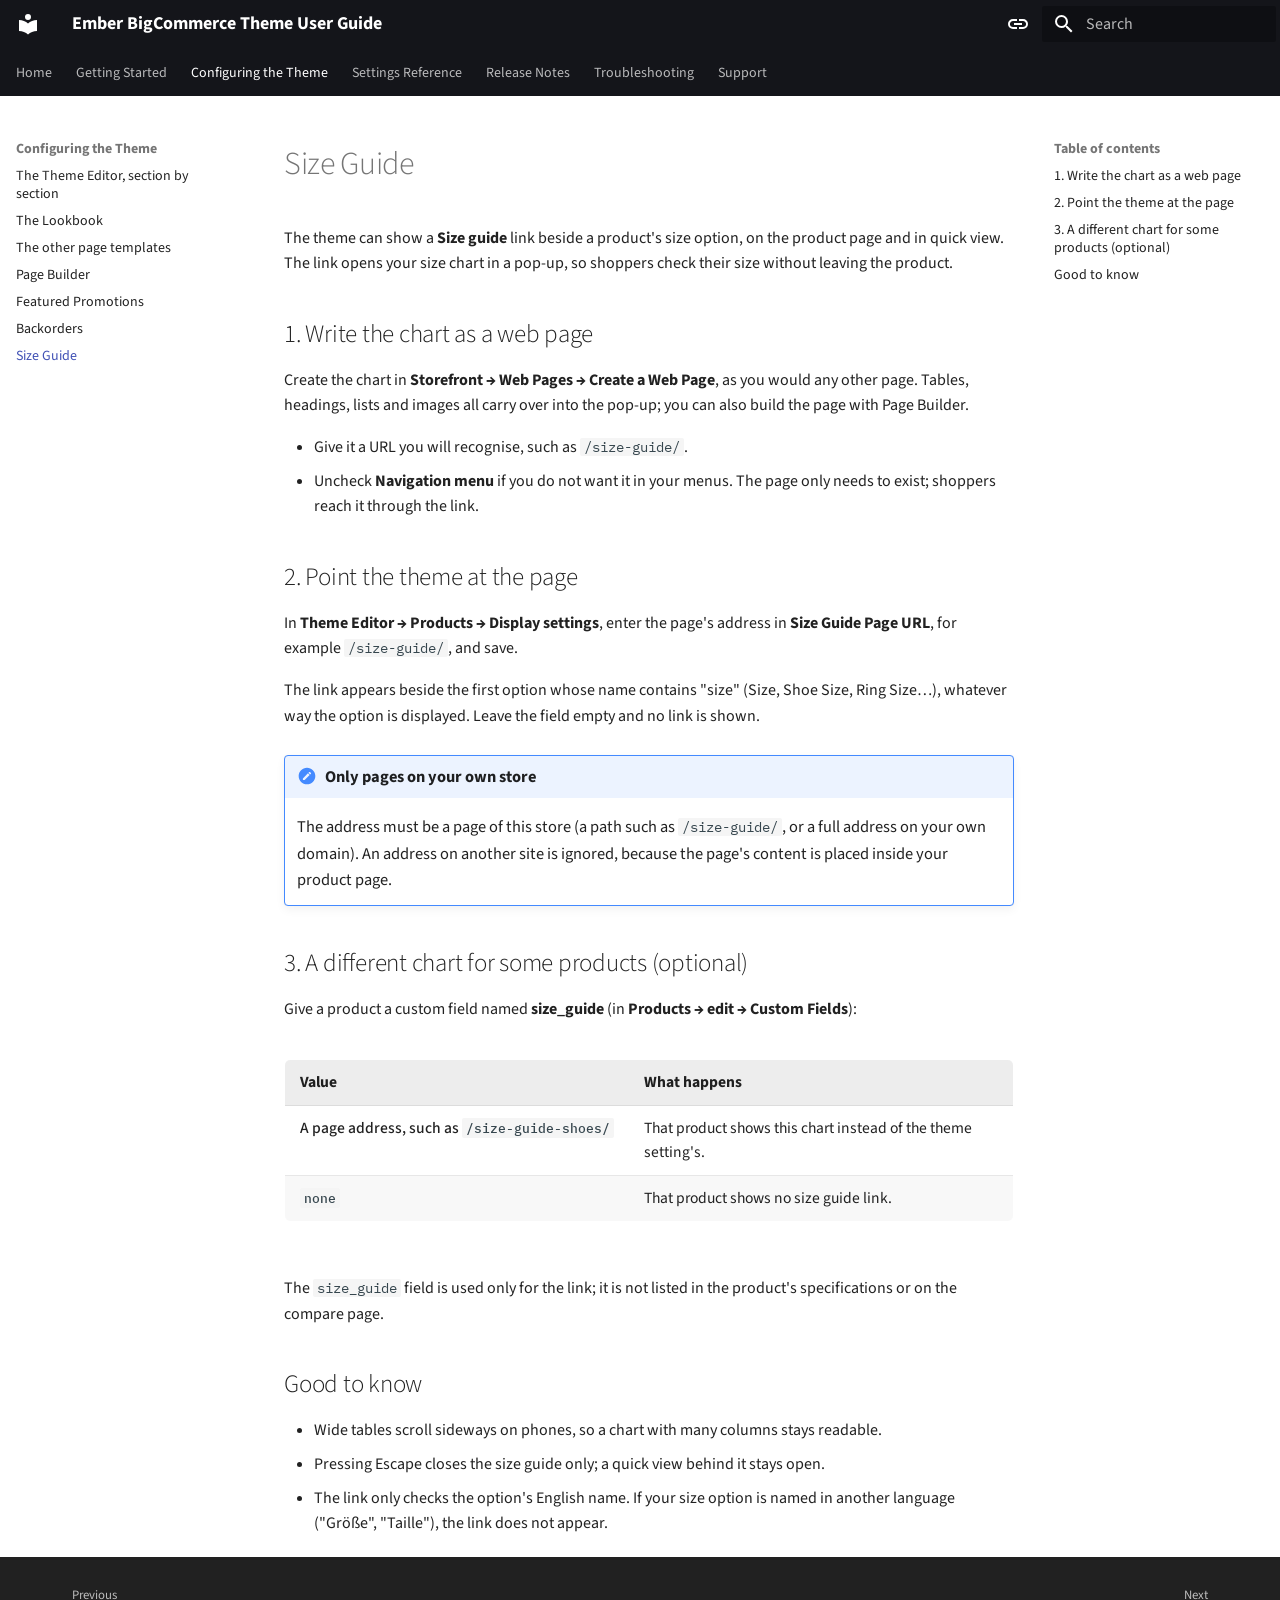
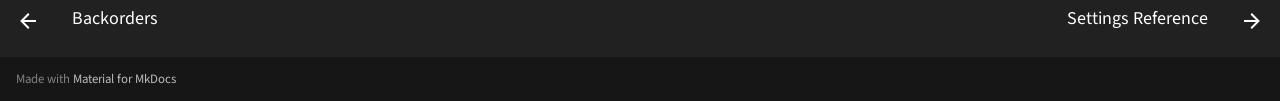
<file: usage/size-guide.html>
<!doctype html>
<html lang="en" class="no-js">
  <head>
    
      <meta charset="utf-8">
      <meta name="viewport" content="width=device-width,initial-scale=1">
      
        <meta name="description" content="Merchant guide for the Ember BigCommerce theme by PapaThemes — install it, pick a variation, configure the Theme Editor, and set up the Lookbook and Page Builder hero.">
      
      
        <meta name="author" content="PapaThemes">
      
      
        <link rel="canonical" href="https://tvlgiao.github.io/bc-ember-docs/usage/size-guide.html">
      
      
        <link rel="prev" href="backorders.html">
      
      
        <link rel="next" href="../settings-reference.html">
      
      
      <link rel="icon" href="../assets/images/favicon.png">
      <meta name="generator" content="mkdocs-1.6.1, mkdocs-material-9.5.49">
    
    
      
        <title>Size Guide - Ember BigCommerce Theme User Guide</title>
      
    
    
      <link rel="stylesheet" href="../assets/stylesheets/main.6f8fc17f.min.css">
      
        
        <link rel="stylesheet" href="../assets/stylesheets/palette.06af60db.min.css">
      
      


    
    
      
    
    
      
        
        
        <link rel="preconnect" href="https://fonts.gstatic.com" crossorigin>
        <link rel="stylesheet" href="https://fonts.googleapis.com/css?family=Source+Sans+3:300,300i,400,400i,700,700i%7CIBM+Plex+Mono:400,400i,700,700i&display=fallback">
        <style>:root{--md-text-font:"Source Sans 3";--md-code-font:"IBM Plex Mono"}</style>
      
    
    
      <link rel="stylesheet" href="../css/style.css">
    
    <script>__md_scope=new URL("..",location),__md_hash=e=>[...e].reduce(((e,_)=>(e<<5)-e+_.charCodeAt(0)),0),__md_get=(e,_=localStorage,t=__md_scope)=>JSON.parse(_.getItem(t.pathname+"."+e)),__md_set=(e,_,t=localStorage,a=__md_scope)=>{try{t.setItem(a.pathname+"."+e,JSON.stringify(_))}catch(e){}}</script>
    
      

    
    
    
  </head>
  
  
    
    
      
    
    
    
    
    <body dir="ltr" data-md-color-scheme="default" data-md-color-primary="black" data-md-color-accent="deep-orange">
  
    
    <input class="md-toggle" data-md-toggle="drawer" type="checkbox" id="__drawer" autocomplete="off">
    <input class="md-toggle" data-md-toggle="search" type="checkbox" id="__search" autocomplete="off">
    <label class="md-overlay" for="__drawer"></label>
    <div data-md-component="skip">
      
        
        <a href="#size-guide" class="md-skip">
          Skip to content
        </a>
      
    </div>
    <div data-md-component="announce">
      
    </div>
    
    
      

<header class="md-header" data-md-component="header">
  <nav class="md-header__inner md-grid" aria-label="Header">
    <a href="../index.html" title="Ember BigCommerce Theme User Guide" class="md-header__button md-logo" aria-label="Ember BigCommerce Theme User Guide" data-md-component="logo">
      
  
  <svg xmlns="http://www.w3.org/2000/svg" viewBox="0 0 24 24"><path d="M12 8a3 3 0 0 0 3-3 3 3 0 0 0-3-3 3 3 0 0 0-3 3 3 3 0 0 0 3 3m0 3.54C9.64 9.35 6.5 8 3 8v11c3.5 0 6.64 1.35 9 3.54 2.36-2.19 5.5-3.54 9-3.54V8c-3.5 0-6.64 1.35-9 3.54"/></svg>

    </a>
    <label class="md-header__button md-icon" for="__drawer">
      
      <svg xmlns="http://www.w3.org/2000/svg" viewBox="0 0 24 24"><path d="M3 6h18v2H3zm0 5h18v2H3zm0 5h18v2H3z"/></svg>
    </label>
    <div class="md-header__title" data-md-component="header-title">
      <div class="md-header__ellipsis">
        <div class="md-header__topic">
          <span class="md-ellipsis">
            Ember BigCommerce Theme User Guide
          </span>
        </div>
        <div class="md-header__topic" data-md-component="header-topic">
          <span class="md-ellipsis">
            
              Size Guide
            
          </span>
        </div>
      </div>
    </div>
    
      
        <form class="md-header__option" data-md-component="palette">
  
    
    
    
    <input class="md-option" data-md-color-media="(prefers-color-scheme)" data-md-color-scheme="default" data-md-color-primary="black" data-md-color-accent="deep-orange"  aria-label="Switch to light mode"  type="radio" name="__palette" id="__palette_0">
    
      <label class="md-header__button md-icon" title="Switch to light mode" for="__palette_1" hidden>
        <svg xmlns="http://www.w3.org/2000/svg" viewBox="0 0 24 24"><path d="M3.9 12c0-1.71 1.39-3.1 3.1-3.1h4V7H7a5 5 0 0 0-5 5 5 5 0 0 0 5 5h4v-1.9H7c-1.71 0-3.1-1.39-3.1-3.1M8 13h8v-2H8zm9-6h-4v1.9h4c1.71 0 3.1 1.39 3.1 3.1s-1.39 3.1-3.1 3.1h-4V17h4a5 5 0 0 0 5-5 5 5 0 0 0-5-5"/></svg>
      </label>
    
  
    
    
    
    <input class="md-option" data-md-color-media="(prefers-color-scheme: light)" data-md-color-scheme="default" data-md-color-primary="black" data-md-color-accent="deep-orange"  aria-label="Switch to dark mode"  type="radio" name="__palette" id="__palette_1">
    
      <label class="md-header__button md-icon" title="Switch to dark mode" for="__palette_2" hidden>
        <svg xmlns="http://www.w3.org/2000/svg" viewBox="0 0 24 24"><path d="M17 7H7a5 5 0 0 0-5 5 5 5 0 0 0 5 5h10a5 5 0 0 0 5-5 5 5 0 0 0-5-5m0 8a3 3 0 0 1-3-3 3 3 0 0 1 3-3 3 3 0 0 1 3 3 3 3 0 0 1-3 3"/></svg>
      </label>
    
  
    
    
    
    <input class="md-option" data-md-color-media="(prefers-color-scheme: dark)" data-md-color-scheme="slate" data-md-color-primary="black" data-md-color-accent="deep-orange"  aria-label="Switch to system preference"  type="radio" name="__palette" id="__palette_2">
    
      <label class="md-header__button md-icon" title="Switch to system preference" for="__palette_0" hidden>
        <svg xmlns="http://www.w3.org/2000/svg" viewBox="0 0 24 24"><path d="M17 7H7a5 5 0 0 0-5 5 5 5 0 0 0 5 5h10a5 5 0 0 0 5-5 5 5 0 0 0-5-5M7 15a3 3 0 0 1-3-3 3 3 0 0 1 3-3 3 3 0 0 1 3 3 3 3 0 0 1-3 3"/></svg>
      </label>
    
  
</form>
      
    
    
      <script>var palette=__md_get("__palette");if(palette&&palette.color){if("(prefers-color-scheme)"===palette.color.media){var media=matchMedia("(prefers-color-scheme: light)"),input=document.querySelector(media.matches?"[data-md-color-media='(prefers-color-scheme: light)']":"[data-md-color-media='(prefers-color-scheme: dark)']");palette.color.media=input.getAttribute("data-md-color-media"),palette.color.scheme=input.getAttribute("data-md-color-scheme"),palette.color.primary=input.getAttribute("data-md-color-primary"),palette.color.accent=input.getAttribute("data-md-color-accent")}for(var[key,value]of Object.entries(palette.color))document.body.setAttribute("data-md-color-"+key,value)}</script>
    
    
    
      <label class="md-header__button md-icon" for="__search">
        
        <svg xmlns="http://www.w3.org/2000/svg" viewBox="0 0 24 24"><path d="M9.5 3A6.5 6.5 0 0 1 16 9.5c0 1.61-.59 3.09-1.56 4.23l.27.27h.79l5 5-1.5 1.5-5-5v-.79l-.27-.27A6.52 6.52 0 0 1 9.5 16 6.5 6.5 0 0 1 3 9.5 6.5 6.5 0 0 1 9.5 3m0 2C7 5 5 7 5 9.5S7 14 9.5 14 14 12 14 9.5 12 5 9.5 5"/></svg>
      </label>
      <div class="md-search" data-md-component="search" role="dialog">
  <label class="md-search__overlay" for="__search"></label>
  <div class="md-search__inner" role="search">
    <form class="md-search__form" name="search">
      <input type="text" class="md-search__input" name="query" aria-label="Search" placeholder="Search" autocapitalize="off" autocorrect="off" autocomplete="off" spellcheck="false" data-md-component="search-query" required>
      <label class="md-search__icon md-icon" for="__search">
        
        <svg xmlns="http://www.w3.org/2000/svg" viewBox="0 0 24 24"><path d="M9.5 3A6.5 6.5 0 0 1 16 9.5c0 1.61-.59 3.09-1.56 4.23l.27.27h.79l5 5-1.5 1.5-5-5v-.79l-.27-.27A6.52 6.52 0 0 1 9.5 16 6.5 6.5 0 0 1 3 9.5 6.5 6.5 0 0 1 9.5 3m0 2C7 5 5 7 5 9.5S7 14 9.5 14 14 12 14 9.5 12 5 9.5 5"/></svg>
        
        <svg xmlns="http://www.w3.org/2000/svg" viewBox="0 0 24 24"><path d="M20 11v2H8l5.5 5.5-1.42 1.42L4.16 12l7.92-7.92L13.5 5.5 8 11z"/></svg>
      </label>
      <nav class="md-search__options" aria-label="Search">
        
          <a href="javascript:void(0)" class="md-search__icon md-icon" title="Share" aria-label="Share" data-clipboard data-clipboard-text="" data-md-component="search-share" tabindex="-1">
            
            <svg xmlns="http://www.w3.org/2000/svg" viewBox="0 0 24 24"><path d="M18 16.08c-.76 0-1.44.3-1.96.77L8.91 12.7c.05-.23.09-.46.09-.7s-.04-.47-.09-.7l7.05-4.11c.54.5 1.25.81 2.04.81a3 3 0 0 0 3-3 3 3 0 0 0-3-3 3 3 0 0 0-3 3c0 .24.04.47.09.7L8.04 9.81C7.5 9.31 6.79 9 6 9a3 3 0 0 0-3 3 3 3 0 0 0 3 3c.79 0 1.5-.31 2.04-.81l7.12 4.15c-.05.21-.08.43-.08.66 0 1.61 1.31 2.91 2.92 2.91s2.92-1.3 2.92-2.91A2.92 2.92 0 0 0 18 16.08"/></svg>
          </a>
        
        <button type="reset" class="md-search__icon md-icon" title="Clear" aria-label="Clear" tabindex="-1">
          
          <svg xmlns="http://www.w3.org/2000/svg" viewBox="0 0 24 24"><path d="M19 6.41 17.59 5 12 10.59 6.41 5 5 6.41 10.59 12 5 17.59 6.41 19 12 13.41 17.59 19 19 17.59 13.41 12z"/></svg>
        </button>
      </nav>
      
        <div class="md-search__suggest" data-md-component="search-suggest"></div>
      
    </form>
    <div class="md-search__output">
      <div class="md-search__scrollwrap" tabindex="0" data-md-scrollfix>
        <div class="md-search-result" data-md-component="search-result">
          <div class="md-search-result__meta">
            Initializing search
          </div>
          <ol class="md-search-result__list" role="presentation"></ol>
        </div>
      </div>
    </div>
  </div>
</div>
    
    
  </nav>
  
</header>
    
    <div class="md-container" data-md-component="container">
      
      
        
          
            
<nav class="md-tabs" aria-label="Tabs" data-md-component="tabs">
  <div class="md-grid">
    <ul class="md-tabs__list">
      
        
  
  
  
    <li class="md-tabs__item">
      <a href="../index.html" class="md-tabs__link">
        
  
    
  
  Home

      </a>
    </li>
  

      
        
  
  
  
    
    
      <li class="md-tabs__item">
        <a href="install.html" class="md-tabs__link">
          
  
    
  
  Getting Started

        </a>
      </li>
    
  

      
        
  
  
    
  
  
    
    
      <li class="md-tabs__item md-tabs__item--active">
        <a href="theme-editor.html" class="md-tabs__link">
          
  
    
  
  Configuring the Theme

        </a>
      </li>
    
  

      
        
  
  
  
    <li class="md-tabs__item">
      <a href="../settings-reference.html" class="md-tabs__link">
        
  
    
  
  Settings Reference

      </a>
    </li>
  

      
        
  
  
  
    <li class="md-tabs__item">
      <a href="../changelog.html" class="md-tabs__link">
        
  
    
  
  Release Notes

      </a>
    </li>
  

      
        
  
  
  
    <li class="md-tabs__item">
      <a href="../troubleshooting.html" class="md-tabs__link">
        
  
    
  
  Troubleshooting

      </a>
    </li>
  

      
        
  
  
  
    <li class="md-tabs__item">
      <a href="../support.html" class="md-tabs__link">
        
  
    
  
  Support

      </a>
    </li>
  

      
    </ul>
  </div>
</nav>
          
        
      
      <main class="md-main" data-md-component="main">
        <div class="md-main__inner md-grid">
          
            
              
              <div class="md-sidebar md-sidebar--primary" data-md-component="sidebar" data-md-type="navigation" >
                <div class="md-sidebar__scrollwrap">
                  <div class="md-sidebar__inner">
                    


  


<nav class="md-nav md-nav--primary md-nav--lifted" aria-label="Navigation" data-md-level="0">
  <label class="md-nav__title" for="__drawer">
    <a href="../index.html" title="Ember BigCommerce Theme User Guide" class="md-nav__button md-logo" aria-label="Ember BigCommerce Theme User Guide" data-md-component="logo">
      
  
  <svg xmlns="http://www.w3.org/2000/svg" viewBox="0 0 24 24"><path d="M12 8a3 3 0 0 0 3-3 3 3 0 0 0-3-3 3 3 0 0 0-3 3 3 3 0 0 0 3 3m0 3.54C9.64 9.35 6.5 8 3 8v11c3.5 0 6.64 1.35 9 3.54 2.36-2.19 5.5-3.54 9-3.54V8c-3.5 0-6.64 1.35-9 3.54"/></svg>

    </a>
    Ember BigCommerce Theme User Guide
  </label>
  
  <ul class="md-nav__list" data-md-scrollfix>
    
      
      
  
  
  
  
    <li class="md-nav__item">
      <a href="../index.html" class="md-nav__link">
        
  
  <span class="md-ellipsis">
    Home
  </span>
  

      </a>
    </li>
  

    
      
      
  
  
  
  
    
    
      
        
      
        
      
    
    
      
      
        
      
    
    
    <li class="md-nav__item md-nav__item--nested">
      
        
        
        <input class="md-nav__toggle md-toggle " type="checkbox" id="__nav_2" >
        
          
          <label class="md-nav__link" for="__nav_2" id="__nav_2_label" tabindex="0">
            
  
  <span class="md-ellipsis">
    Getting Started
  </span>
  

            <span class="md-nav__icon md-icon"></span>
          </label>
        
        <nav class="md-nav" data-md-level="1" aria-labelledby="__nav_2_label" aria-expanded="false">
          <label class="md-nav__title" for="__nav_2">
            <span class="md-nav__icon md-icon"></span>
            Getting Started
          </label>
          <ul class="md-nav__list" data-md-scrollfix>
            
              
                
  
  
  
  
    <li class="md-nav__item">
      <a href="install.html" class="md-nav__link">
        
  
  <span class="md-ellipsis">
    Installing
  </span>
  

      </a>
    </li>
  

              
            
              
                
  
  
  
  
    <li class="md-nav__item">
      <a href="choose-variation.html" class="md-nav__link">
        
  
  <span class="md-ellipsis">
    Choosing a variation
  </span>
  

      </a>
    </li>
  

              
            
          </ul>
        </nav>
      
    </li>
  

    
      
      
  
  
    
  
  
  
    
    
      
        
      
        
      
        
      
        
      
        
      
        
      
        
      
    
    
      
        
        
      
      
        
      
    
    
    <li class="md-nav__item md-nav__item--active md-nav__item--section md-nav__item--nested">
      
        
        
        <input class="md-nav__toggle md-toggle " type="checkbox" id="__nav_3" checked>
        
          
          <label class="md-nav__link" for="__nav_3" id="__nav_3_label" tabindex="">
            
  
  <span class="md-ellipsis">
    Configuring the Theme
  </span>
  

            <span class="md-nav__icon md-icon"></span>
          </label>
        
        <nav class="md-nav" data-md-level="1" aria-labelledby="__nav_3_label" aria-expanded="true">
          <label class="md-nav__title" for="__nav_3">
            <span class="md-nav__icon md-icon"></span>
            Configuring the Theme
          </label>
          <ul class="md-nav__list" data-md-scrollfix>
            
              
                
  
  
  
  
    <li class="md-nav__item">
      <a href="theme-editor.html" class="md-nav__link">
        
  
  <span class="md-ellipsis">
    The Theme Editor, section by section
  </span>
  

      </a>
    </li>
  

              
            
              
                
  
  
  
  
    <li class="md-nav__item">
      <a href="lookbook.html" class="md-nav__link">
        
  
  <span class="md-ellipsis">
    The Lookbook
  </span>
  

      </a>
    </li>
  

              
            
              
                
  
  
  
  
    <li class="md-nav__item">
      <a href="page-templates.html" class="md-nav__link">
        
  
  <span class="md-ellipsis">
    The other page templates
  </span>
  

      </a>
    </li>
  

              
            
              
                
  
  
  
  
    <li class="md-nav__item">
      <a href="page-builder.html" class="md-nav__link">
        
  
  <span class="md-ellipsis">
    Page Builder
  </span>
  

      </a>
    </li>
  

              
            
              
                
  
  
  
  
    <li class="md-nav__item">
      <a href="featured-promotions.html" class="md-nav__link">
        
  
  <span class="md-ellipsis">
    Featured Promotions
  </span>
  

      </a>
    </li>
  

              
            
              
                
  
  
  
  
    <li class="md-nav__item">
      <a href="backorders.html" class="md-nav__link">
        
  
  <span class="md-ellipsis">
    Backorders
  </span>
  

      </a>
    </li>
  

              
            
              
                
  
  
    
  
  
  
    <li class="md-nav__item md-nav__item--active">
      
      <input class="md-nav__toggle md-toggle" type="checkbox" id="__toc">
      
      
        
      
      
        <label class="md-nav__link md-nav__link--active" for="__toc">
          
  
  <span class="md-ellipsis">
    Size Guide
  </span>
  

          <span class="md-nav__icon md-icon"></span>
        </label>
      
      <a href="size-guide.html" class="md-nav__link md-nav__link--active">
        
  
  <span class="md-ellipsis">
    Size Guide
  </span>
  

      </a>
      
        

<nav class="md-nav md-nav--secondary" aria-label="Table of contents">
  
  
  
    
  
  
    <label class="md-nav__title" for="__toc">
      <span class="md-nav__icon md-icon"></span>
      Table of contents
    </label>
    <ul class="md-nav__list" data-md-component="toc" data-md-scrollfix>
      
        <li class="md-nav__item">
  <a href="#1-write-the-chart-as-a-web-page" class="md-nav__link">
    <span class="md-ellipsis">
      1. Write the chart as a web page
    </span>
  </a>
  
</li>
      
        <li class="md-nav__item">
  <a href="#2-point-the-theme-at-the-page" class="md-nav__link">
    <span class="md-ellipsis">
      2. Point the theme at the page
    </span>
  </a>
  
</li>
      
        <li class="md-nav__item">
  <a href="#3-a-different-chart-for-some-products-optional" class="md-nav__link">
    <span class="md-ellipsis">
      3. A different chart for some products (optional)
    </span>
  </a>
  
</li>
      
        <li class="md-nav__item">
  <a href="#good-to-know" class="md-nav__link">
    <span class="md-ellipsis">
      Good to know
    </span>
  </a>
  
</li>
      
    </ul>
  
</nav>
      
    </li>
  

              
            
          </ul>
        </nav>
      
    </li>
  

    
      
      
  
  
  
  
    <li class="md-nav__item">
      <a href="../settings-reference.html" class="md-nav__link">
        
  
  <span class="md-ellipsis">
    Settings Reference
  </span>
  

      </a>
    </li>
  

    
      
      
  
  
  
  
    <li class="md-nav__item">
      <a href="../changelog.html" class="md-nav__link">
        
  
  <span class="md-ellipsis">
    Release Notes
  </span>
  

      </a>
    </li>
  

    
      
      
  
  
  
  
    <li class="md-nav__item">
      <a href="../troubleshooting.html" class="md-nav__link">
        
  
  <span class="md-ellipsis">
    Troubleshooting
  </span>
  

      </a>
    </li>
  

    
      
      
  
  
  
  
    <li class="md-nav__item">
      <a href="../support.html" class="md-nav__link">
        
  
  <span class="md-ellipsis">
    Support
  </span>
  

      </a>
    </li>
  

    
  </ul>
</nav>
                  </div>
                </div>
              </div>
            
            
              
              <div class="md-sidebar md-sidebar--secondary" data-md-component="sidebar" data-md-type="toc" >
                <div class="md-sidebar__scrollwrap">
                  <div class="md-sidebar__inner">
                    

<nav class="md-nav md-nav--secondary" aria-label="Table of contents">
  
  
  
    
  
  
    <label class="md-nav__title" for="__toc">
      <span class="md-nav__icon md-icon"></span>
      Table of contents
    </label>
    <ul class="md-nav__list" data-md-component="toc" data-md-scrollfix>
      
        <li class="md-nav__item">
  <a href="#1-write-the-chart-as-a-web-page" class="md-nav__link">
    <span class="md-ellipsis">
      1. Write the chart as a web page
    </span>
  </a>
  
</li>
      
        <li class="md-nav__item">
  <a href="#2-point-the-theme-at-the-page" class="md-nav__link">
    <span class="md-ellipsis">
      2. Point the theme at the page
    </span>
  </a>
  
</li>
      
        <li class="md-nav__item">
  <a href="#3-a-different-chart-for-some-products-optional" class="md-nav__link">
    <span class="md-ellipsis">
      3. A different chart for some products (optional)
    </span>
  </a>
  
</li>
      
        <li class="md-nav__item">
  <a href="#good-to-know" class="md-nav__link">
    <span class="md-ellipsis">
      Good to know
    </span>
  </a>
  
</li>
      
    </ul>
  
</nav>
                  </div>
                </div>
              </div>
            
          
          
            <div class="md-content" data-md-component="content">
              <article class="md-content__inner md-typeset">
                
                  


<h1 id="size-guide">Size Guide<a class="headerlink" href="#size-guide" title="Permanent link">&para;</a></h1>
<p>The theme can show a <strong>Size guide</strong> link beside a product's size option, on the product
page and in quick view. The link opens your size chart in a pop-up, so shoppers check
their size without leaving the product.</p>
<h2 id="1-write-the-chart-as-a-web-page">1. Write the chart as a web page<a class="headerlink" href="#1-write-the-chart-as-a-web-page" title="Permanent link">&para;</a></h2>
<p>Create the chart in <strong>Storefront → Web Pages → Create a Web Page</strong>, as you would any other
page. Tables, headings, lists and images all carry over into the pop-up; you can also
build the page with Page Builder.</p>
<ul>
<li>Give it a URL you will recognise, such as <code>/size-guide/</code>.</li>
<li>Uncheck <strong>Navigation menu</strong> if you do not want it in your menus. The page only needs to
  exist; shoppers reach it through the link.</li>
</ul>
<h2 id="2-point-the-theme-at-the-page">2. Point the theme at the page<a class="headerlink" href="#2-point-the-theme-at-the-page" title="Permanent link">&para;</a></h2>
<p>In <strong>Theme Editor → Products → Display settings</strong>, enter the page's address in
<strong>Size Guide Page URL</strong>, for example <code>/size-guide/</code>, and save.</p>
<p>The link appears beside the first option whose name contains "size" (Size, Shoe Size, Ring
Size…), whatever way the option is displayed. Leave the field empty and no link is shown.</p>
<div class="admonition note">
<p class="admonition-title">Only pages on your own store</p>
<p>The address must be a page of this store (a path such as <code>/size-guide/</code>, or a full
address on your own domain). An address on another site is ignored, because the
page's content is placed inside your product page.</p>
</div>
<h2 id="3-a-different-chart-for-some-products-optional">3. A different chart for some products (optional)<a class="headerlink" href="#3-a-different-chart-for-some-products-optional" title="Permanent link">&para;</a></h2>
<p>Give a product a custom field named <strong>size_guide</strong> (in <strong>Products → edit → Custom
Fields</strong>):</p>
<table>
<thead>
<tr>
<th>Value</th>
<th>What happens</th>
</tr>
</thead>
<tbody>
<tr>
<td>A page address, such as <code>/size-guide-shoes/</code></td>
<td>That product shows this chart instead of the theme setting's.</td>
</tr>
<tr>
<td><code>none</code></td>
<td>That product shows no size guide link.</td>
</tr>
</tbody>
</table>
<p>The <code>size_guide</code> field is used only for the link; it is not listed in the product's
specifications or on the compare page.</p>
<h2 id="good-to-know">Good to know<a class="headerlink" href="#good-to-know" title="Permanent link">&para;</a></h2>
<ul>
<li>Wide tables scroll sideways on phones, so a chart with many columns stays readable.</li>
<li>Pressing Escape closes the size guide only; a quick view behind it stays open.</li>
<li>The link only checks the option's English name. If your size option is named in
  another language ("Größe", "Taille"), the link does not appear.</li>
</ul>












                
              </article>
            </div>
          
          
<script>var target=document.getElementById(location.hash.slice(1));target&&target.name&&(target.checked=target.name.startsWith("__tabbed_"))</script>
        </div>
        
          <button type="button" class="md-top md-icon" data-md-component="top" hidden>
  
  <svg xmlns="http://www.w3.org/2000/svg" viewBox="0 0 24 24"><path d="M13 20h-2V8l-5.5 5.5-1.42-1.42L12 4.16l7.92 7.92-1.42 1.42L13 8z"/></svg>
  Back to top
</button>
        
      </main>
      
        <footer class="md-footer">
  
    
      
      <nav class="md-footer__inner md-grid" aria-label="Footer" >
        
          
          <a href="backorders.html" class="md-footer__link md-footer__link--prev" aria-label="Previous: Backorders">
            <div class="md-footer__button md-icon">
              
              <svg xmlns="http://www.w3.org/2000/svg" viewBox="0 0 24 24"><path d="M20 11v2H8l5.5 5.5-1.42 1.42L4.16 12l7.92-7.92L13.5 5.5 8 11z"/></svg>
            </div>
            <div class="md-footer__title">
              <span class="md-footer__direction">
                Previous
              </span>
              <div class="md-ellipsis">
                Backorders
              </div>
            </div>
          </a>
        
        
          
          <a href="../settings-reference.html" class="md-footer__link md-footer__link--next" aria-label="Next: Settings Reference">
            <div class="md-footer__title">
              <span class="md-footer__direction">
                Next
              </span>
              <div class="md-ellipsis">
                Settings Reference
              </div>
            </div>
            <div class="md-footer__button md-icon">
              
              <svg xmlns="http://www.w3.org/2000/svg" viewBox="0 0 24 24"><path d="M4 11v2h12l-5.5 5.5 1.42 1.42L19.84 12l-7.92-7.92L10.5 5.5 16 11z"/></svg>
            </div>
          </a>
        
      </nav>
    
  
  <div class="md-footer-meta md-typeset">
    <div class="md-footer-meta__inner md-grid">
      <div class="md-copyright">
  
  
    Made with
    <a href="https://squidfunk.github.io/mkdocs-material/" target="_blank" rel="noopener">
      Material for MkDocs
    </a>
  
</div>
      
    </div>
  </div>
</footer>
      
    </div>
    <div class="md-dialog" data-md-component="dialog">
      <div class="md-dialog__inner md-typeset"></div>
    </div>
    
    
    <script id="__config" type="application/json">{"base": "..", "features": ["announce.dismiss", "content.code.annotate", "content.code.copy", "content.tooltips", "navigation.footer", "navigation.indexes", "navigation.sections", "navigation.tabs", "navigation.top", "navigation.tracking", "search.highlight", "search.share", "search.suggest", "toc.follow"], "search": "../assets/javascripts/workers/search.6ce7567c.min.js", "translations": {"clipboard.copied": "Copied to clipboard", "clipboard.copy": "Copy to clipboard", "search.result.more.one": "1 more on this page", "search.result.more.other": "# more on this page", "search.result.none": "No matching documents", "search.result.one": "1 matching document", "search.result.other": "# matching documents", "search.result.placeholder": "Type to start searching", "search.result.term.missing": "Missing", "select.version": "Select version"}}</script>
    
    
  
      <script src="../assets/javascripts/bundle.88dd0f4e.min.js"></script>
      
    
  <script src="https://bc-tools.papathemes.com/embed/chatbot.js" async></script>

  </body>
</html>
</file>
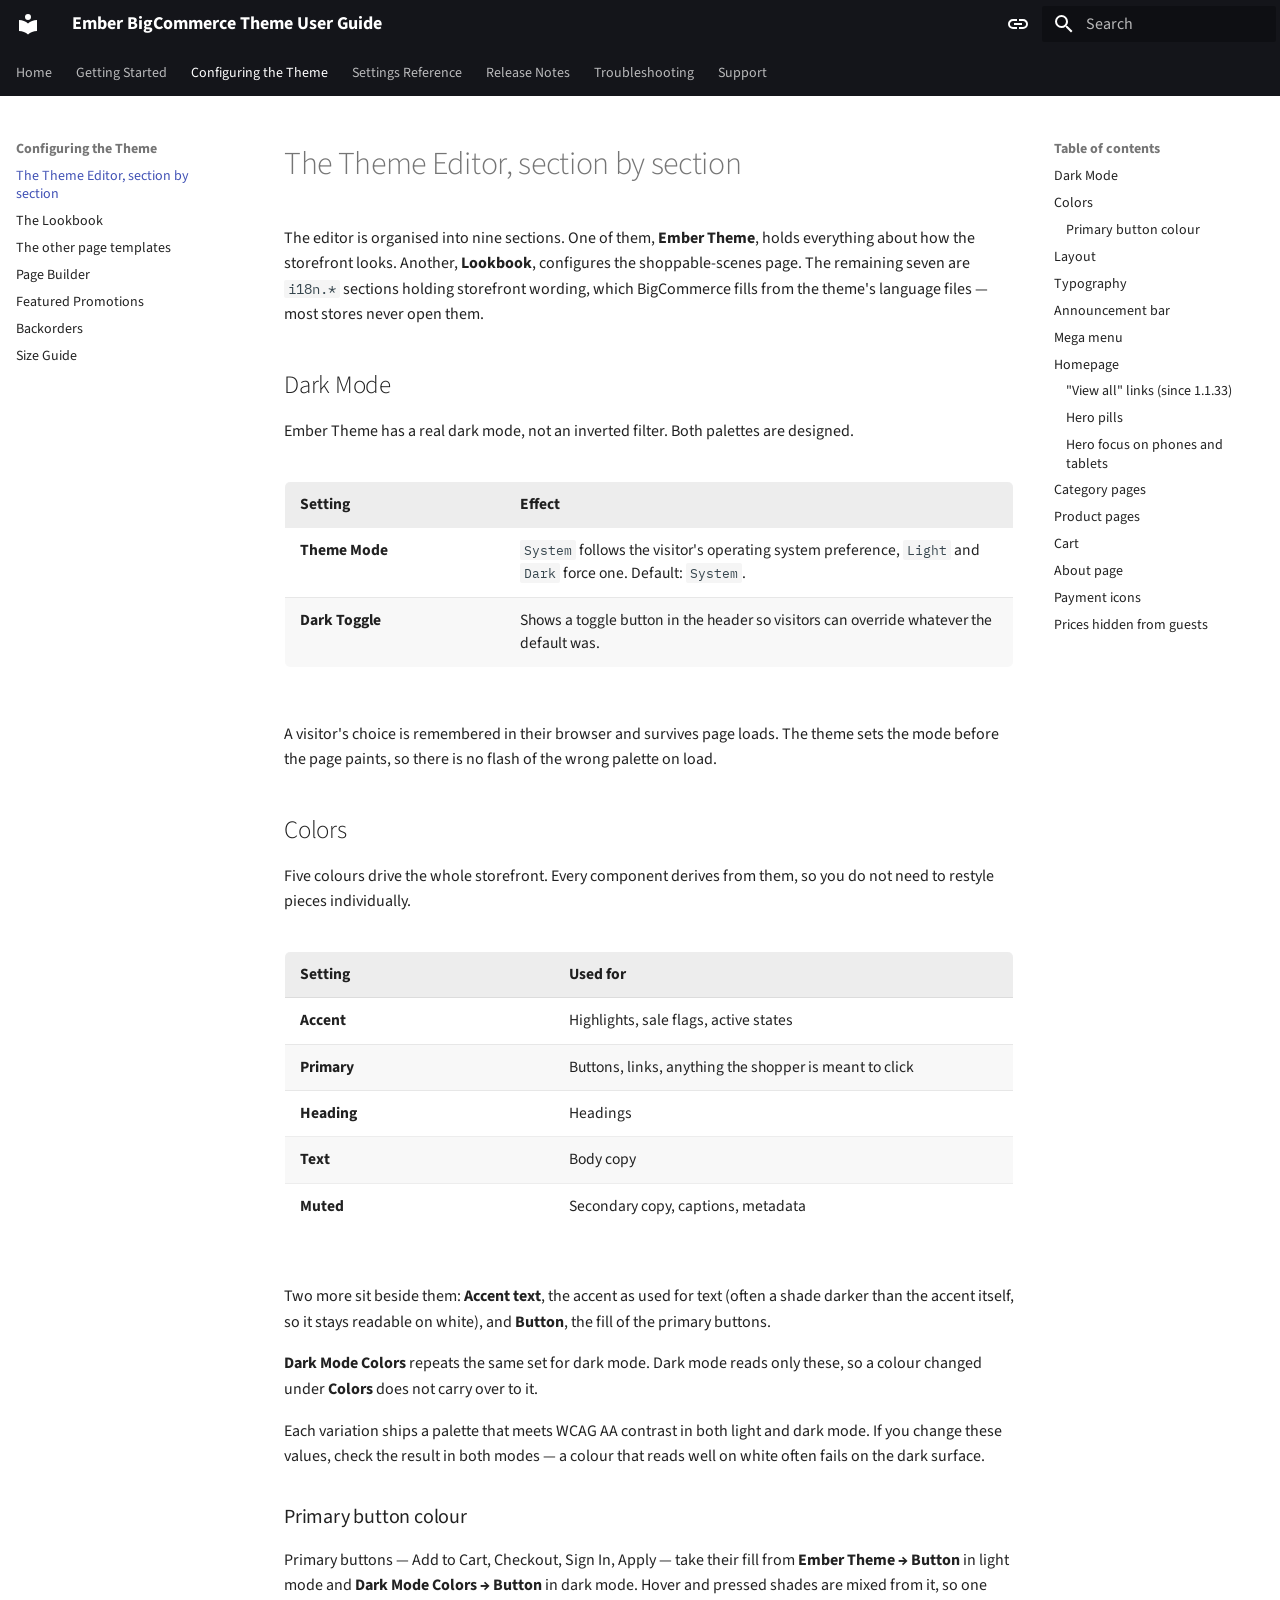
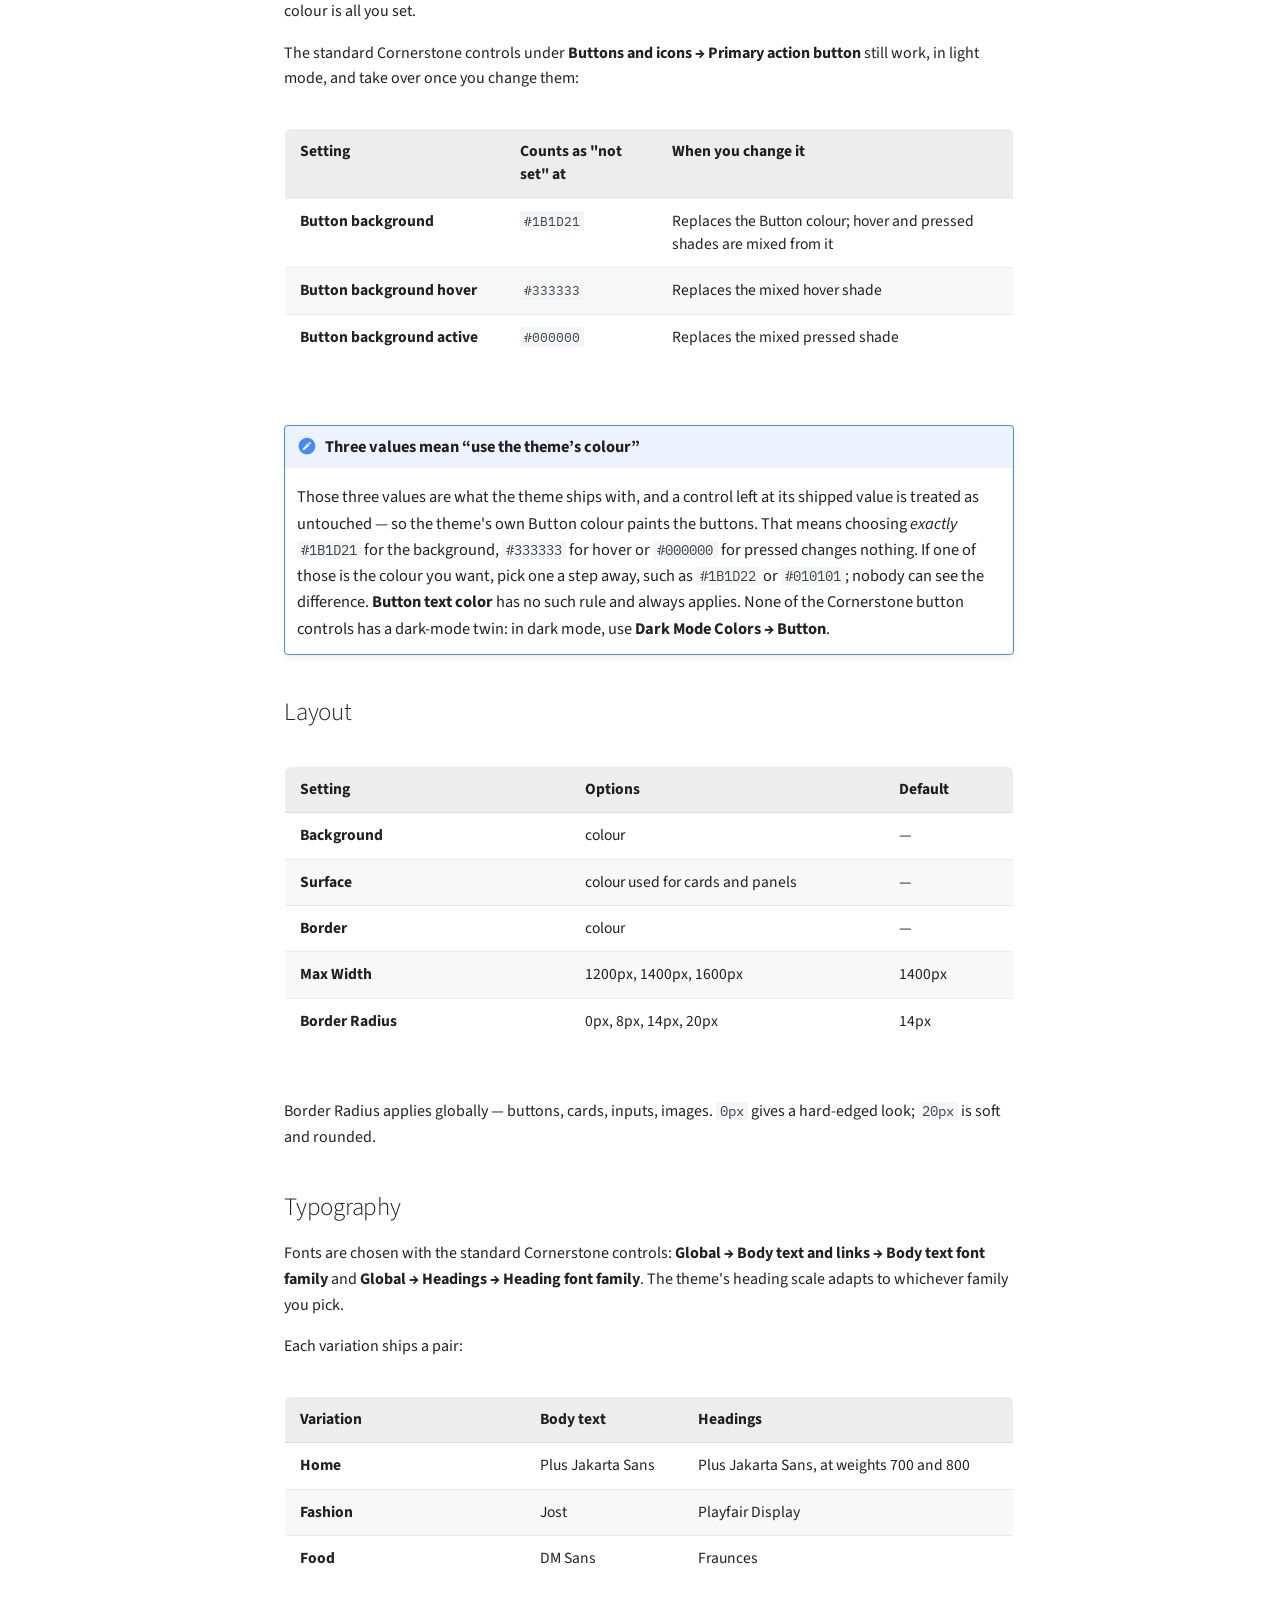
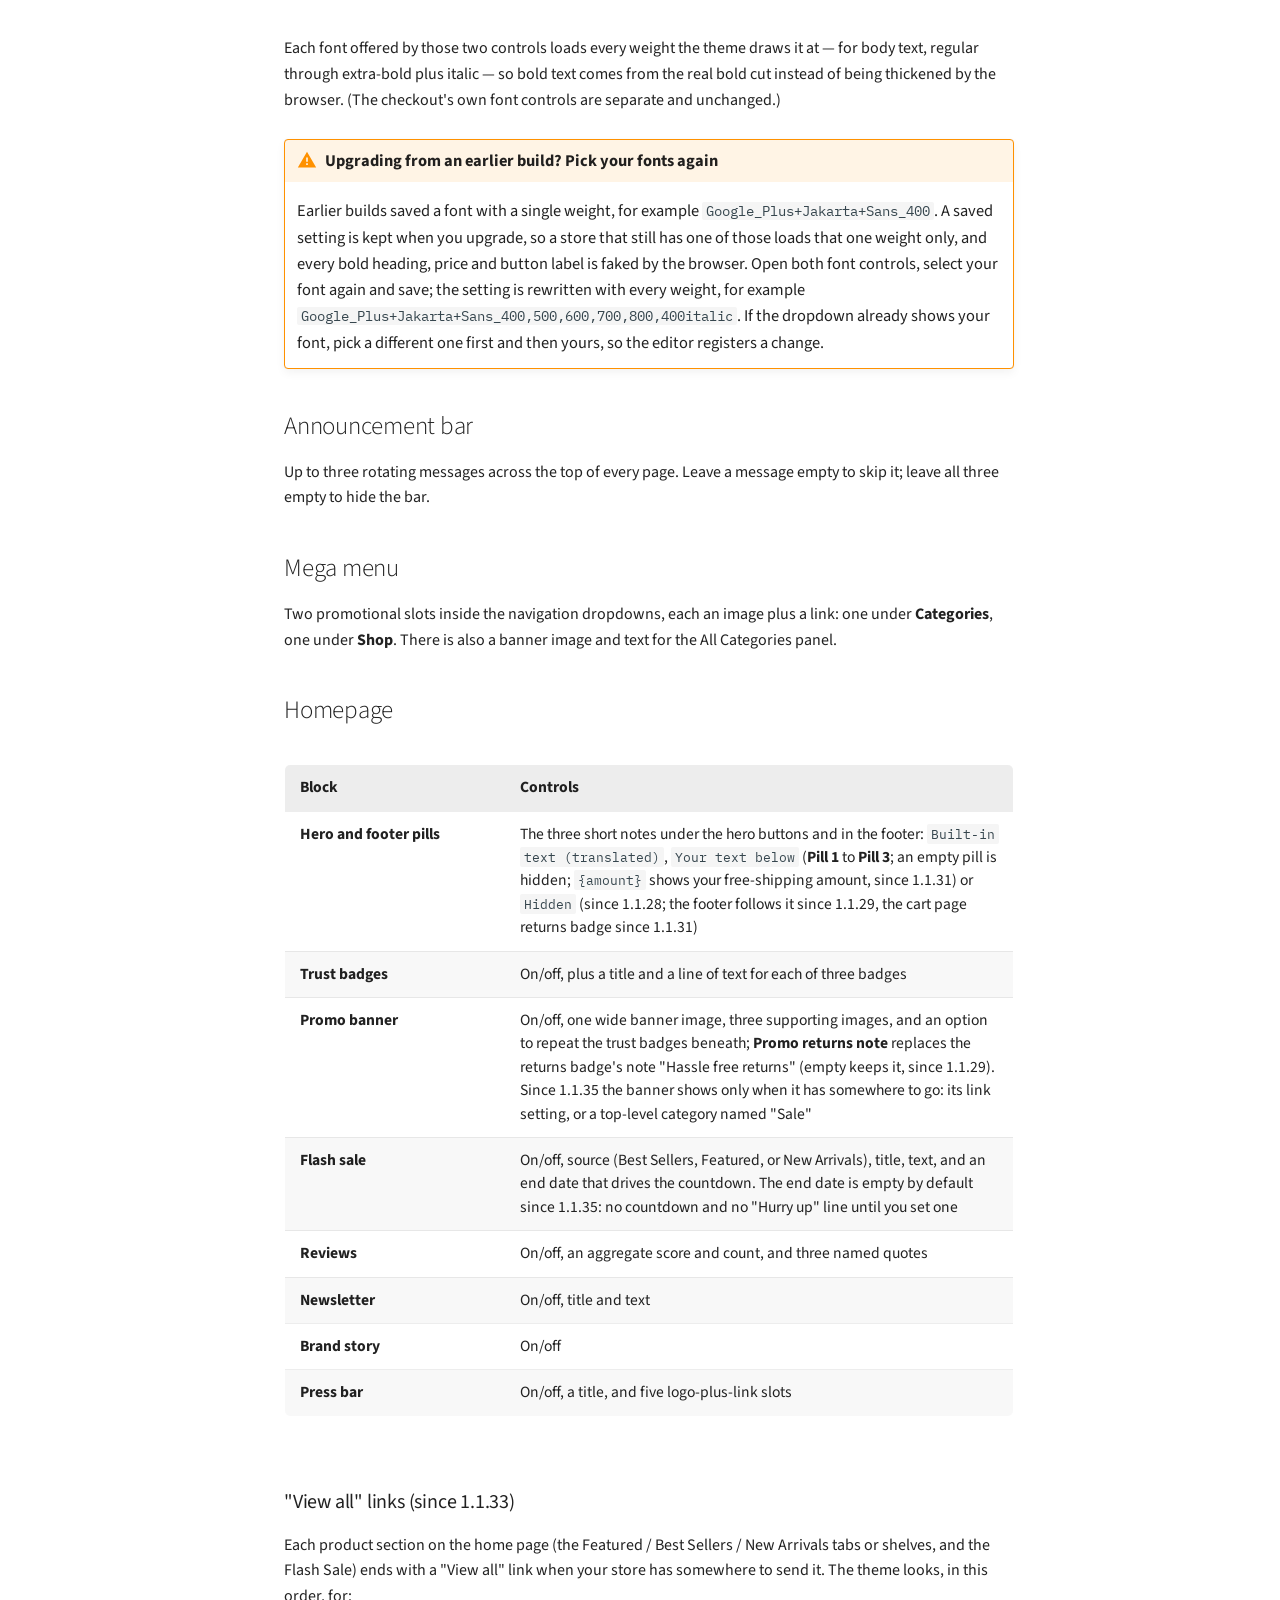
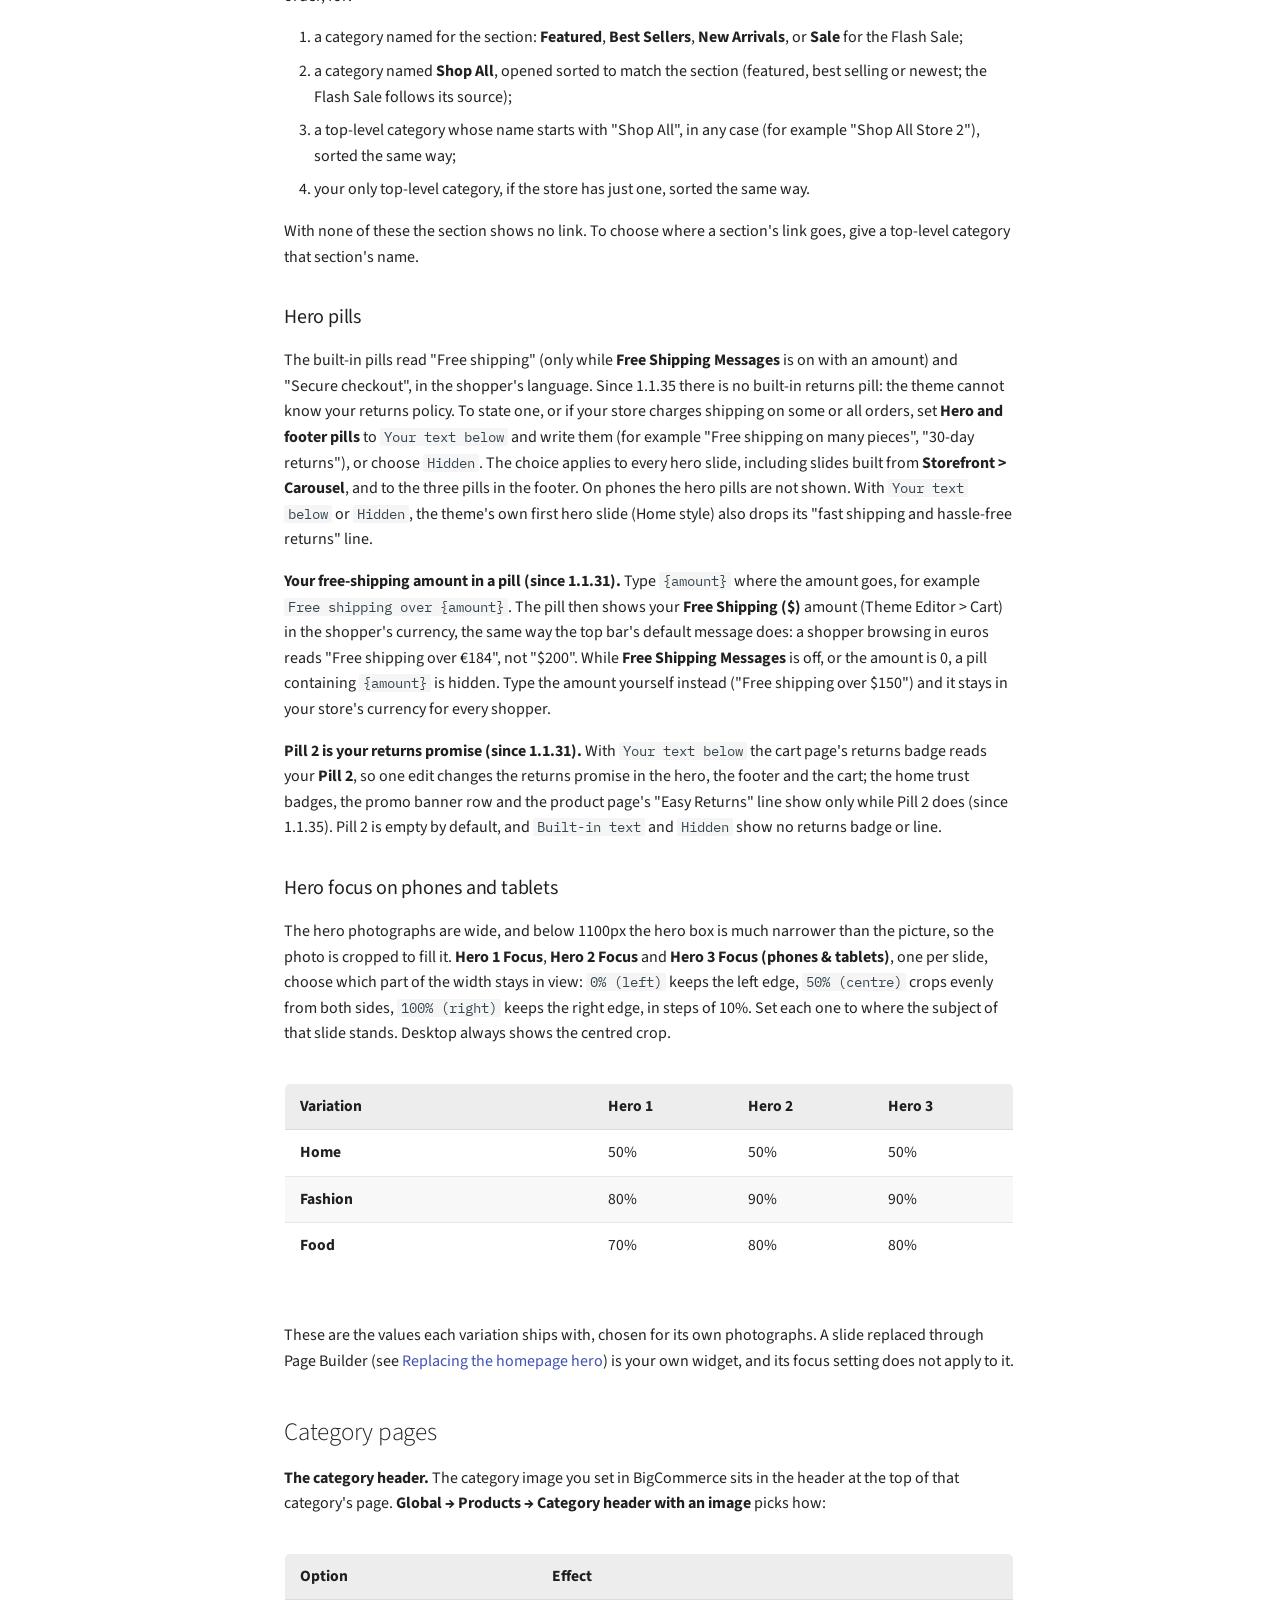
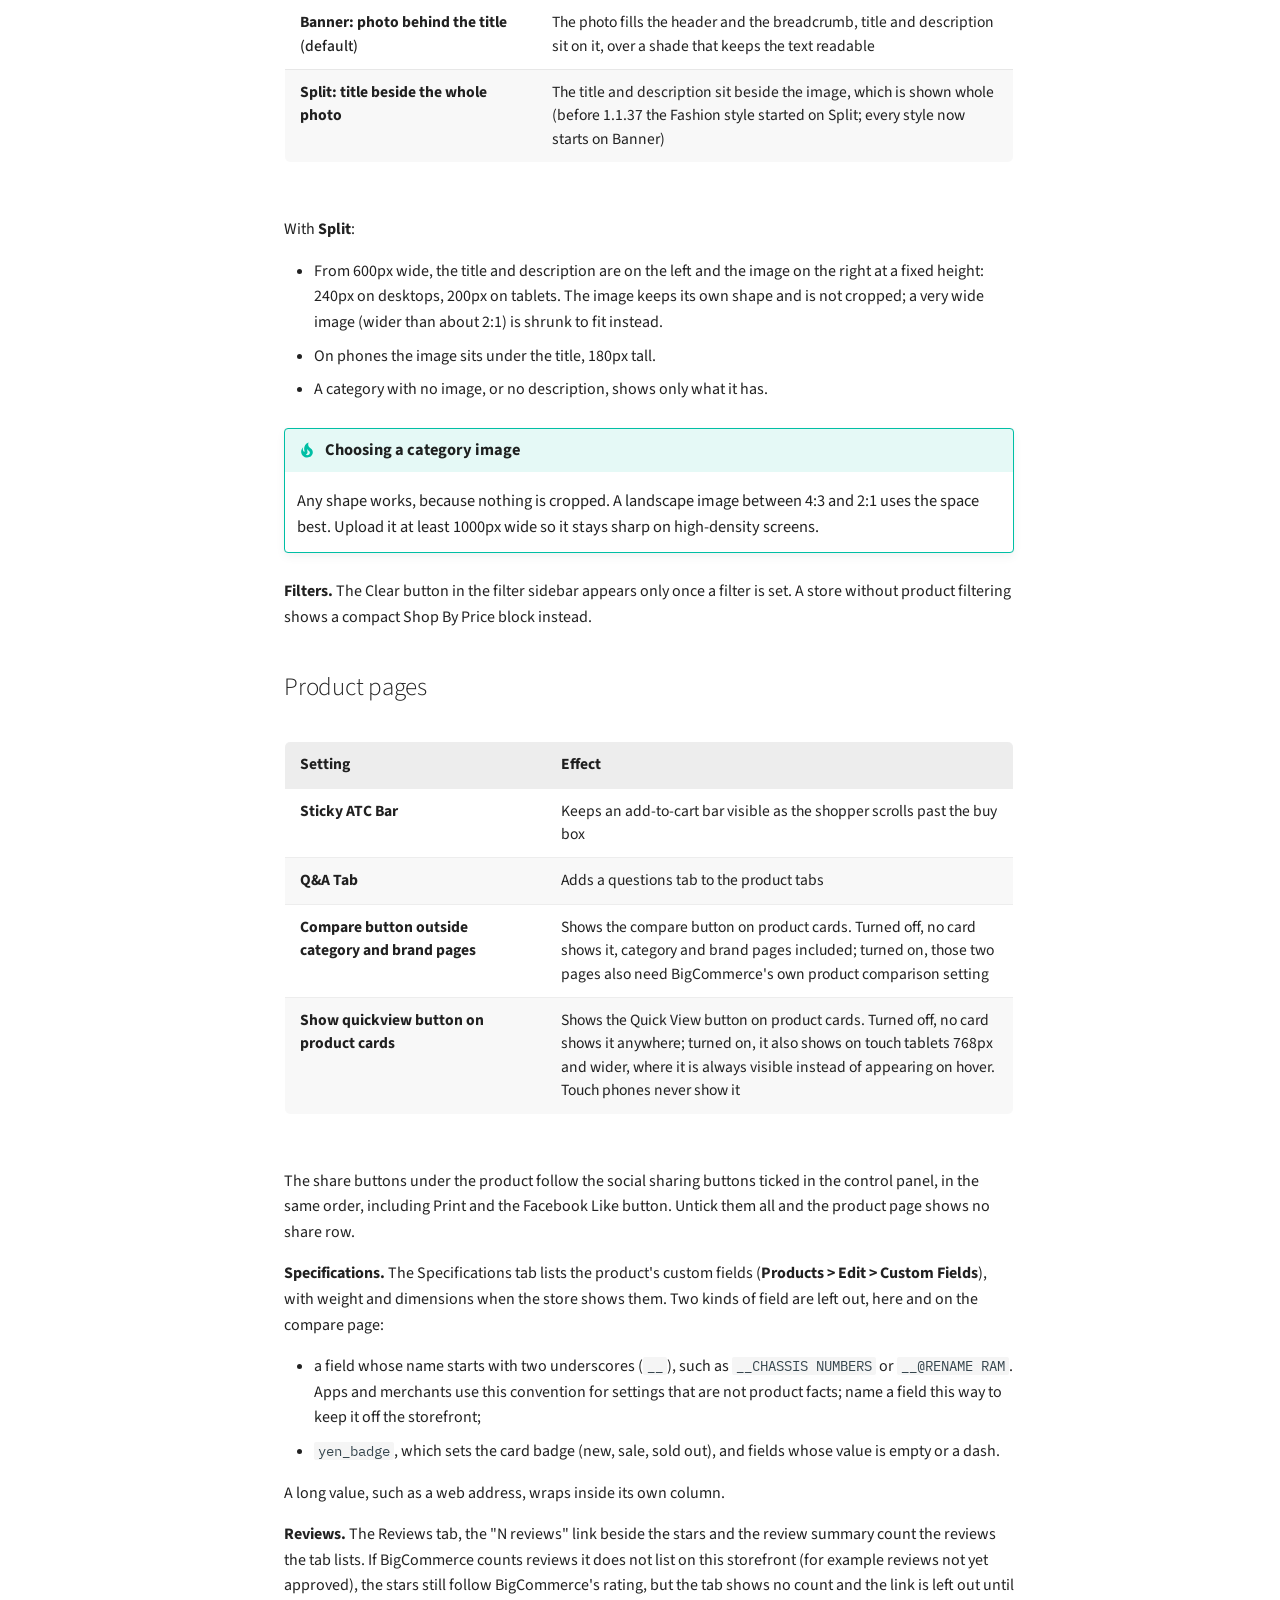
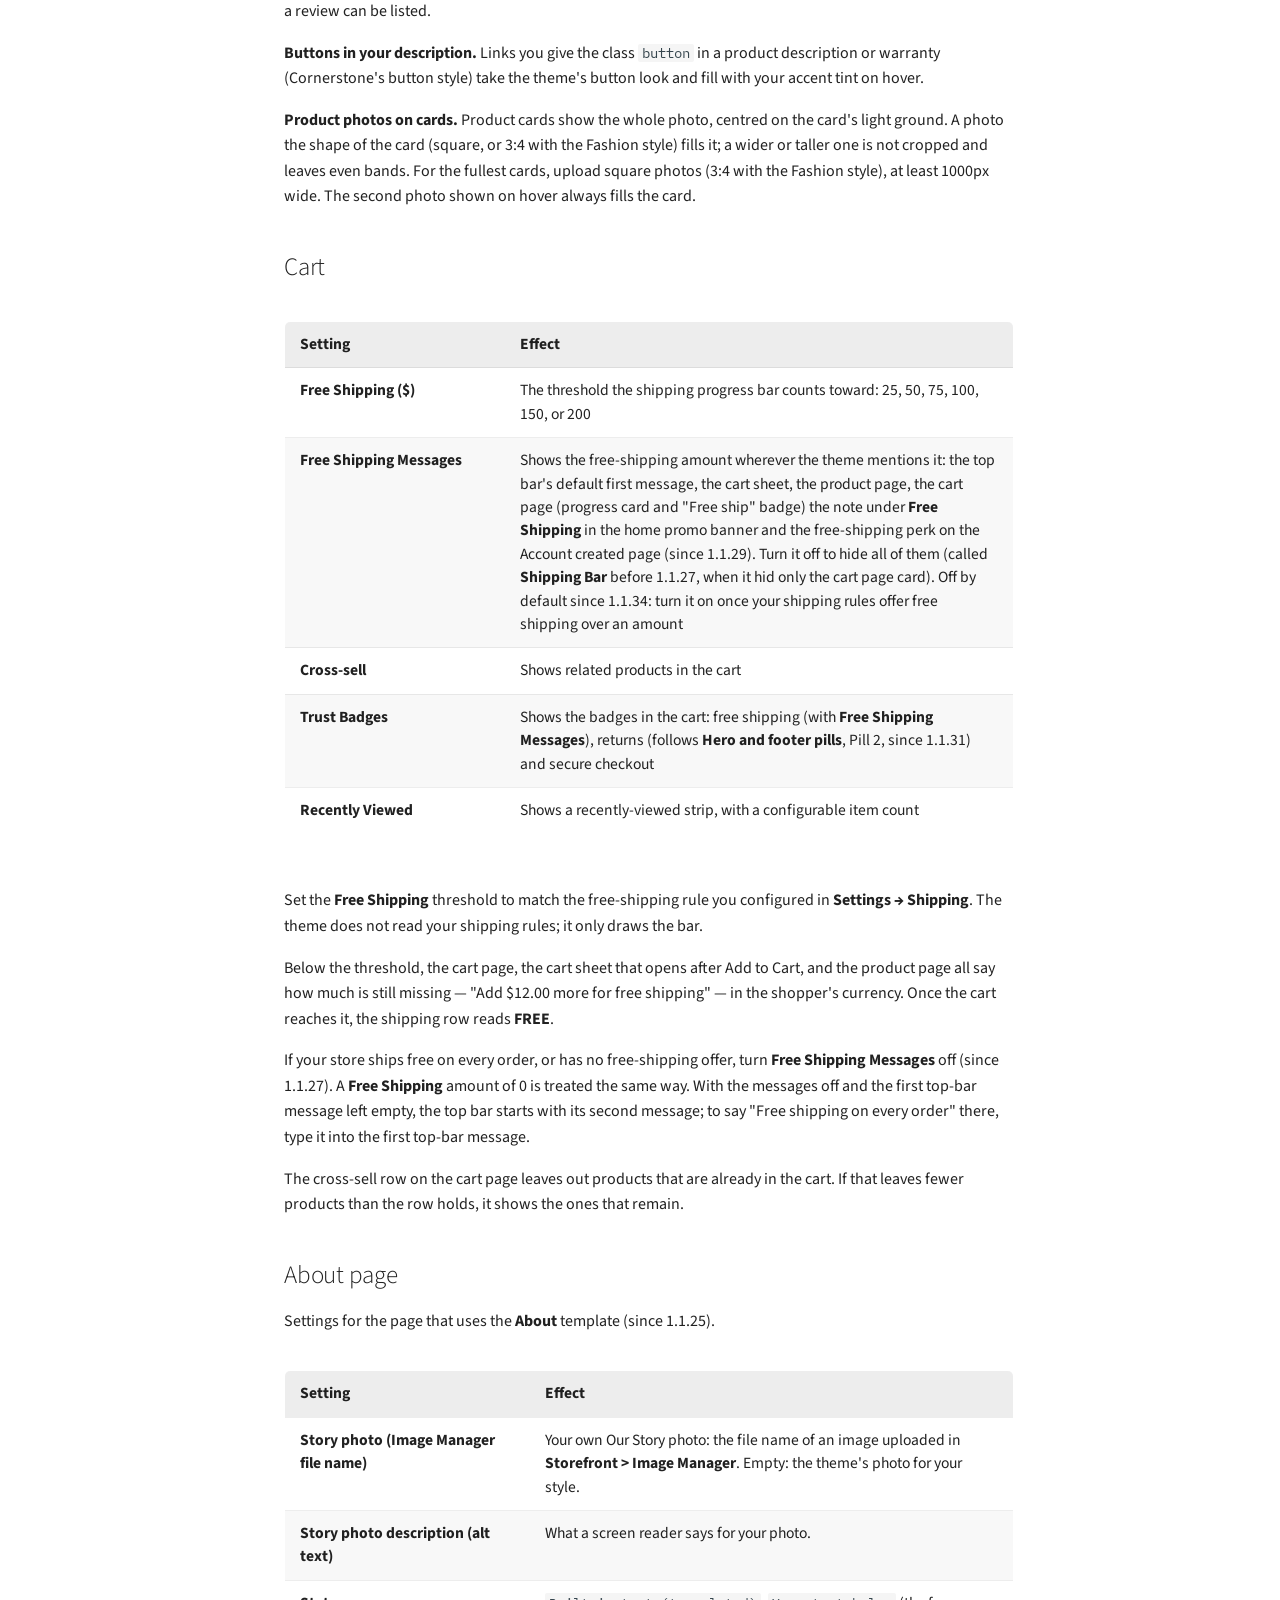
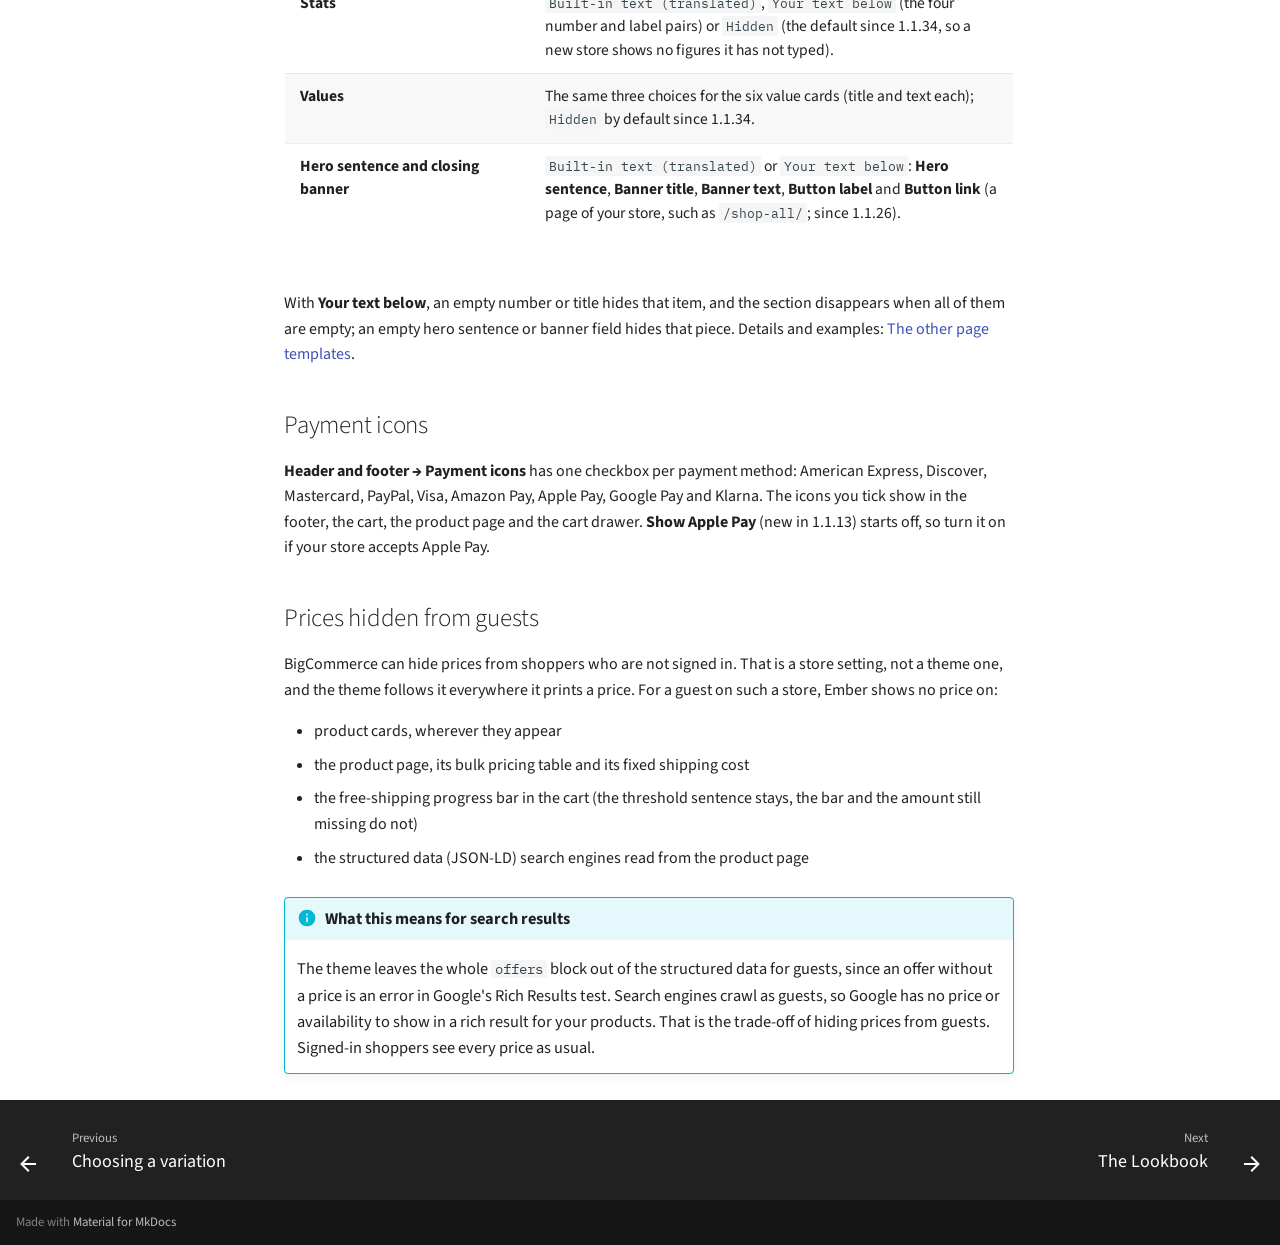
<file: usage/theme-editor.html>
<!doctype html>
<html lang="en" class="no-js">
  <head>
    
      <meta charset="utf-8">
      <meta name="viewport" content="width=device-width,initial-scale=1">
      
        <meta name="description" content="Merchant guide for the Ember BigCommerce theme by PapaThemes — install it, pick a variation, configure the Theme Editor, and set up the Lookbook and Page Builder hero.">
      
      
        <meta name="author" content="PapaThemes">
      
      
        <link rel="canonical" href="https://tvlgiao.github.io/bc-ember-docs/usage/theme-editor.html">
      
      
        <link rel="prev" href="choose-variation.html">
      
      
        <link rel="next" href="lookbook.html">
      
      
      <link rel="icon" href="../assets/images/favicon.png">
      <meta name="generator" content="mkdocs-1.6.1, mkdocs-material-9.5.49">
    
    
      
        <title>The Theme Editor, section by section - Ember BigCommerce Theme User Guide</title>
      
    
    
      <link rel="stylesheet" href="../assets/stylesheets/main.6f8fc17f.min.css">
      
        
        <link rel="stylesheet" href="../assets/stylesheets/palette.06af60db.min.css">
      
      


    
    
      
    
    
      
        
        
        <link rel="preconnect" href="https://fonts.gstatic.com" crossorigin>
        <link rel="stylesheet" href="https://fonts.googleapis.com/css?family=Source+Sans+3:300,300i,400,400i,700,700i%7CIBM+Plex+Mono:400,400i,700,700i&display=fallback">
        <style>:root{--md-text-font:"Source Sans 3";--md-code-font:"IBM Plex Mono"}</style>
      
    
    
      <link rel="stylesheet" href="../css/style.css">
    
    <script>__md_scope=new URL("..",location),__md_hash=e=>[...e].reduce(((e,_)=>(e<<5)-e+_.charCodeAt(0)),0),__md_get=(e,_=localStorage,t=__md_scope)=>JSON.parse(_.getItem(t.pathname+"."+e)),__md_set=(e,_,t=localStorage,a=__md_scope)=>{try{t.setItem(a.pathname+"."+e,JSON.stringify(_))}catch(e){}}</script>
    
      

    
    
    
  </head>
  
  
    
    
      
    
    
    
    
    <body dir="ltr" data-md-color-scheme="default" data-md-color-primary="black" data-md-color-accent="deep-orange">
  
    
    <input class="md-toggle" data-md-toggle="drawer" type="checkbox" id="__drawer" autocomplete="off">
    <input class="md-toggle" data-md-toggle="search" type="checkbox" id="__search" autocomplete="off">
    <label class="md-overlay" for="__drawer"></label>
    <div data-md-component="skip">
      
        
        <a href="#the-theme-editor-section-by-section" class="md-skip">
          Skip to content
        </a>
      
    </div>
    <div data-md-component="announce">
      
    </div>
    
    
      

<header class="md-header" data-md-component="header">
  <nav class="md-header__inner md-grid" aria-label="Header">
    <a href="../index.html" title="Ember BigCommerce Theme User Guide" class="md-header__button md-logo" aria-label="Ember BigCommerce Theme User Guide" data-md-component="logo">
      
  
  <svg xmlns="http://www.w3.org/2000/svg" viewBox="0 0 24 24"><path d="M12 8a3 3 0 0 0 3-3 3 3 0 0 0-3-3 3 3 0 0 0-3 3 3 3 0 0 0 3 3m0 3.54C9.64 9.35 6.5 8 3 8v11c3.5 0 6.64 1.35 9 3.54 2.36-2.19 5.5-3.54 9-3.54V8c-3.5 0-6.64 1.35-9 3.54"/></svg>

    </a>
    <label class="md-header__button md-icon" for="__drawer">
      
      <svg xmlns="http://www.w3.org/2000/svg" viewBox="0 0 24 24"><path d="M3 6h18v2H3zm0 5h18v2H3zm0 5h18v2H3z"/></svg>
    </label>
    <div class="md-header__title" data-md-component="header-title">
      <div class="md-header__ellipsis">
        <div class="md-header__topic">
          <span class="md-ellipsis">
            Ember BigCommerce Theme User Guide
          </span>
        </div>
        <div class="md-header__topic" data-md-component="header-topic">
          <span class="md-ellipsis">
            
              The Theme Editor, section by section
            
          </span>
        </div>
      </div>
    </div>
    
      
        <form class="md-header__option" data-md-component="palette">
  
    
    
    
    <input class="md-option" data-md-color-media="(prefers-color-scheme)" data-md-color-scheme="default" data-md-color-primary="black" data-md-color-accent="deep-orange"  aria-label="Switch to light mode"  type="radio" name="__palette" id="__palette_0">
    
      <label class="md-header__button md-icon" title="Switch to light mode" for="__palette_1" hidden>
        <svg xmlns="http://www.w3.org/2000/svg" viewBox="0 0 24 24"><path d="M3.9 12c0-1.71 1.39-3.1 3.1-3.1h4V7H7a5 5 0 0 0-5 5 5 5 0 0 0 5 5h4v-1.9H7c-1.71 0-3.1-1.39-3.1-3.1M8 13h8v-2H8zm9-6h-4v1.9h4c1.71 0 3.1 1.39 3.1 3.1s-1.39 3.1-3.1 3.1h-4V17h4a5 5 0 0 0 5-5 5 5 0 0 0-5-5"/></svg>
      </label>
    
  
    
    
    
    <input class="md-option" data-md-color-media="(prefers-color-scheme: light)" data-md-color-scheme="default" data-md-color-primary="black" data-md-color-accent="deep-orange"  aria-label="Switch to dark mode"  type="radio" name="__palette" id="__palette_1">
    
      <label class="md-header__button md-icon" title="Switch to dark mode" for="__palette_2" hidden>
        <svg xmlns="http://www.w3.org/2000/svg" viewBox="0 0 24 24"><path d="M17 7H7a5 5 0 0 0-5 5 5 5 0 0 0 5 5h10a5 5 0 0 0 5-5 5 5 0 0 0-5-5m0 8a3 3 0 0 1-3-3 3 3 0 0 1 3-3 3 3 0 0 1 3 3 3 3 0 0 1-3 3"/></svg>
      </label>
    
  
    
    
    
    <input class="md-option" data-md-color-media="(prefers-color-scheme: dark)" data-md-color-scheme="slate" data-md-color-primary="black" data-md-color-accent="deep-orange"  aria-label="Switch to system preference"  type="radio" name="__palette" id="__palette_2">
    
      <label class="md-header__button md-icon" title="Switch to system preference" for="__palette_0" hidden>
        <svg xmlns="http://www.w3.org/2000/svg" viewBox="0 0 24 24"><path d="M17 7H7a5 5 0 0 0-5 5 5 5 0 0 0 5 5h10a5 5 0 0 0 5-5 5 5 0 0 0-5-5M7 15a3 3 0 0 1-3-3 3 3 0 0 1 3-3 3 3 0 0 1 3 3 3 3 0 0 1-3 3"/></svg>
      </label>
    
  
</form>
      
    
    
      <script>var palette=__md_get("__palette");if(palette&&palette.color){if("(prefers-color-scheme)"===palette.color.media){var media=matchMedia("(prefers-color-scheme: light)"),input=document.querySelector(media.matches?"[data-md-color-media='(prefers-color-scheme: light)']":"[data-md-color-media='(prefers-color-scheme: dark)']");palette.color.media=input.getAttribute("data-md-color-media"),palette.color.scheme=input.getAttribute("data-md-color-scheme"),palette.color.primary=input.getAttribute("data-md-color-primary"),palette.color.accent=input.getAttribute("data-md-color-accent")}for(var[key,value]of Object.entries(palette.color))document.body.setAttribute("data-md-color-"+key,value)}</script>
    
    
    
      <label class="md-header__button md-icon" for="__search">
        
        <svg xmlns="http://www.w3.org/2000/svg" viewBox="0 0 24 24"><path d="M9.5 3A6.5 6.5 0 0 1 16 9.5c0 1.61-.59 3.09-1.56 4.23l.27.27h.79l5 5-1.5 1.5-5-5v-.79l-.27-.27A6.52 6.52 0 0 1 9.5 16 6.5 6.5 0 0 1 3 9.5 6.5 6.5 0 0 1 9.5 3m0 2C7 5 5 7 5 9.5S7 14 9.5 14 14 12 14 9.5 12 5 9.5 5"/></svg>
      </label>
      <div class="md-search" data-md-component="search" role="dialog">
  <label class="md-search__overlay" for="__search"></label>
  <div class="md-search__inner" role="search">
    <form class="md-search__form" name="search">
      <input type="text" class="md-search__input" name="query" aria-label="Search" placeholder="Search" autocapitalize="off" autocorrect="off" autocomplete="off" spellcheck="false" data-md-component="search-query" required>
      <label class="md-search__icon md-icon" for="__search">
        
        <svg xmlns="http://www.w3.org/2000/svg" viewBox="0 0 24 24"><path d="M9.5 3A6.5 6.5 0 0 1 16 9.5c0 1.61-.59 3.09-1.56 4.23l.27.27h.79l5 5-1.5 1.5-5-5v-.79l-.27-.27A6.52 6.52 0 0 1 9.5 16 6.5 6.5 0 0 1 3 9.5 6.5 6.5 0 0 1 9.5 3m0 2C7 5 5 7 5 9.5S7 14 9.5 14 14 12 14 9.5 12 5 9.5 5"/></svg>
        
        <svg xmlns="http://www.w3.org/2000/svg" viewBox="0 0 24 24"><path d="M20 11v2H8l5.5 5.5-1.42 1.42L4.16 12l7.92-7.92L13.5 5.5 8 11z"/></svg>
      </label>
      <nav class="md-search__options" aria-label="Search">
        
          <a href="javascript:void(0)" class="md-search__icon md-icon" title="Share" aria-label="Share" data-clipboard data-clipboard-text="" data-md-component="search-share" tabindex="-1">
            
            <svg xmlns="http://www.w3.org/2000/svg" viewBox="0 0 24 24"><path d="M18 16.08c-.76 0-1.44.3-1.96.77L8.91 12.7c.05-.23.09-.46.09-.7s-.04-.47-.09-.7l7.05-4.11c.54.5 1.25.81 2.04.81a3 3 0 0 0 3-3 3 3 0 0 0-3-3 3 3 0 0 0-3 3c0 .24.04.47.09.7L8.04 9.81C7.5 9.31 6.79 9 6 9a3 3 0 0 0-3 3 3 3 0 0 0 3 3c.79 0 1.5-.31 2.04-.81l7.12 4.15c-.05.21-.08.43-.08.66 0 1.61 1.31 2.91 2.92 2.91s2.92-1.3 2.92-2.91A2.92 2.92 0 0 0 18 16.08"/></svg>
          </a>
        
        <button type="reset" class="md-search__icon md-icon" title="Clear" aria-label="Clear" tabindex="-1">
          
          <svg xmlns="http://www.w3.org/2000/svg" viewBox="0 0 24 24"><path d="M19 6.41 17.59 5 12 10.59 6.41 5 5 6.41 10.59 12 5 17.59 6.41 19 12 13.41 17.59 19 19 17.59 13.41 12z"/></svg>
        </button>
      </nav>
      
        <div class="md-search__suggest" data-md-component="search-suggest"></div>
      
    </form>
    <div class="md-search__output">
      <div class="md-search__scrollwrap" tabindex="0" data-md-scrollfix>
        <div class="md-search-result" data-md-component="search-result">
          <div class="md-search-result__meta">
            Initializing search
          </div>
          <ol class="md-search-result__list" role="presentation"></ol>
        </div>
      </div>
    </div>
  </div>
</div>
    
    
  </nav>
  
</header>
    
    <div class="md-container" data-md-component="container">
      
      
        
          
            
<nav class="md-tabs" aria-label="Tabs" data-md-component="tabs">
  <div class="md-grid">
    <ul class="md-tabs__list">
      
        
  
  
  
    <li class="md-tabs__item">
      <a href="../index.html" class="md-tabs__link">
        
  
    
  
  Home

      </a>
    </li>
  

      
        
  
  
  
    
    
      <li class="md-tabs__item">
        <a href="install.html" class="md-tabs__link">
          
  
    
  
  Getting Started

        </a>
      </li>
    
  

      
        
  
  
    
  
  
    
    
      <li class="md-tabs__item md-tabs__item--active">
        <a href="theme-editor.html" class="md-tabs__link">
          
  
    
  
  Configuring the Theme

        </a>
      </li>
    
  

      
        
  
  
  
    <li class="md-tabs__item">
      <a href="../settings-reference.html" class="md-tabs__link">
        
  
    
  
  Settings Reference

      </a>
    </li>
  

      
        
  
  
  
    <li class="md-tabs__item">
      <a href="../changelog.html" class="md-tabs__link">
        
  
    
  
  Release Notes

      </a>
    </li>
  

      
        
  
  
  
    <li class="md-tabs__item">
      <a href="../troubleshooting.html" class="md-tabs__link">
        
  
    
  
  Troubleshooting

      </a>
    </li>
  

      
        
  
  
  
    <li class="md-tabs__item">
      <a href="../support.html" class="md-tabs__link">
        
  
    
  
  Support

      </a>
    </li>
  

      
    </ul>
  </div>
</nav>
          
        
      
      <main class="md-main" data-md-component="main">
        <div class="md-main__inner md-grid">
          
            
              
              <div class="md-sidebar md-sidebar--primary" data-md-component="sidebar" data-md-type="navigation" >
                <div class="md-sidebar__scrollwrap">
                  <div class="md-sidebar__inner">
                    


  


<nav class="md-nav md-nav--primary md-nav--lifted" aria-label="Navigation" data-md-level="0">
  <label class="md-nav__title" for="__drawer">
    <a href="../index.html" title="Ember BigCommerce Theme User Guide" class="md-nav__button md-logo" aria-label="Ember BigCommerce Theme User Guide" data-md-component="logo">
      
  
  <svg xmlns="http://www.w3.org/2000/svg" viewBox="0 0 24 24"><path d="M12 8a3 3 0 0 0 3-3 3 3 0 0 0-3-3 3 3 0 0 0-3 3 3 3 0 0 0 3 3m0 3.54C9.64 9.35 6.5 8 3 8v11c3.5 0 6.64 1.35 9 3.54 2.36-2.19 5.5-3.54 9-3.54V8c-3.5 0-6.64 1.35-9 3.54"/></svg>

    </a>
    Ember BigCommerce Theme User Guide
  </label>
  
  <ul class="md-nav__list" data-md-scrollfix>
    
      
      
  
  
  
  
    <li class="md-nav__item">
      <a href="../index.html" class="md-nav__link">
        
  
  <span class="md-ellipsis">
    Home
  </span>
  

      </a>
    </li>
  

    
      
      
  
  
  
  
    
    
      
        
      
        
      
    
    
      
      
        
      
    
    
    <li class="md-nav__item md-nav__item--nested">
      
        
        
        <input class="md-nav__toggle md-toggle " type="checkbox" id="__nav_2" >
        
          
          <label class="md-nav__link" for="__nav_2" id="__nav_2_label" tabindex="0">
            
  
  <span class="md-ellipsis">
    Getting Started
  </span>
  

            <span class="md-nav__icon md-icon"></span>
          </label>
        
        <nav class="md-nav" data-md-level="1" aria-labelledby="__nav_2_label" aria-expanded="false">
          <label class="md-nav__title" for="__nav_2">
            <span class="md-nav__icon md-icon"></span>
            Getting Started
          </label>
          <ul class="md-nav__list" data-md-scrollfix>
            
              
                
  
  
  
  
    <li class="md-nav__item">
      <a href="install.html" class="md-nav__link">
        
  
  <span class="md-ellipsis">
    Installing
  </span>
  

      </a>
    </li>
  

              
            
              
                
  
  
  
  
    <li class="md-nav__item">
      <a href="choose-variation.html" class="md-nav__link">
        
  
  <span class="md-ellipsis">
    Choosing a variation
  </span>
  

      </a>
    </li>
  

              
            
          </ul>
        </nav>
      
    </li>
  

    
      
      
  
  
    
  
  
  
    
    
      
        
      
        
      
        
      
        
      
        
      
        
      
        
      
    
    
      
        
        
      
      
        
      
    
    
    <li class="md-nav__item md-nav__item--active md-nav__item--section md-nav__item--nested">
      
        
        
        <input class="md-nav__toggle md-toggle " type="checkbox" id="__nav_3" checked>
        
          
          <label class="md-nav__link" for="__nav_3" id="__nav_3_label" tabindex="">
            
  
  <span class="md-ellipsis">
    Configuring the Theme
  </span>
  

            <span class="md-nav__icon md-icon"></span>
          </label>
        
        <nav class="md-nav" data-md-level="1" aria-labelledby="__nav_3_label" aria-expanded="true">
          <label class="md-nav__title" for="__nav_3">
            <span class="md-nav__icon md-icon"></span>
            Configuring the Theme
          </label>
          <ul class="md-nav__list" data-md-scrollfix>
            
              
                
  
  
    
  
  
  
    <li class="md-nav__item md-nav__item--active">
      
      <input class="md-nav__toggle md-toggle" type="checkbox" id="__toc">
      
      
        
      
      
        <label class="md-nav__link md-nav__link--active" for="__toc">
          
  
  <span class="md-ellipsis">
    The Theme Editor, section by section
  </span>
  

          <span class="md-nav__icon md-icon"></span>
        </label>
      
      <a href="theme-editor.html" class="md-nav__link md-nav__link--active">
        
  
  <span class="md-ellipsis">
    The Theme Editor, section by section
  </span>
  

      </a>
      
        

<nav class="md-nav md-nav--secondary" aria-label="Table of contents">
  
  
  
    
  
  
    <label class="md-nav__title" for="__toc">
      <span class="md-nav__icon md-icon"></span>
      Table of contents
    </label>
    <ul class="md-nav__list" data-md-component="toc" data-md-scrollfix>
      
        <li class="md-nav__item">
  <a href="#dark-mode" class="md-nav__link">
    <span class="md-ellipsis">
      Dark Mode
    </span>
  </a>
  
</li>
      
        <li class="md-nav__item">
  <a href="#colors" class="md-nav__link">
    <span class="md-ellipsis">
      Colors
    </span>
  </a>
  
    <nav class="md-nav" aria-label="Colors">
      <ul class="md-nav__list">
        
          <li class="md-nav__item">
  <a href="#primary-button-colour" class="md-nav__link">
    <span class="md-ellipsis">
      Primary button colour
    </span>
  </a>
  
</li>
        
      </ul>
    </nav>
  
</li>
      
        <li class="md-nav__item">
  <a href="#layout" class="md-nav__link">
    <span class="md-ellipsis">
      Layout
    </span>
  </a>
  
</li>
      
        <li class="md-nav__item">
  <a href="#typography" class="md-nav__link">
    <span class="md-ellipsis">
      Typography
    </span>
  </a>
  
</li>
      
        <li class="md-nav__item">
  <a href="#announcement-bar" class="md-nav__link">
    <span class="md-ellipsis">
      Announcement bar
    </span>
  </a>
  
</li>
      
        <li class="md-nav__item">
  <a href="#mega-menu" class="md-nav__link">
    <span class="md-ellipsis">
      Mega menu
    </span>
  </a>
  
</li>
      
        <li class="md-nav__item">
  <a href="#homepage" class="md-nav__link">
    <span class="md-ellipsis">
      Homepage
    </span>
  </a>
  
    <nav class="md-nav" aria-label="Homepage">
      <ul class="md-nav__list">
        
          <li class="md-nav__item">
  <a href="#view-all-links-since-1133" class="md-nav__link">
    <span class="md-ellipsis">
      "View all" links (since 1.1.33)
    </span>
  </a>
  
</li>
        
          <li class="md-nav__item">
  <a href="#hero-pills" class="md-nav__link">
    <span class="md-ellipsis">
      Hero pills
    </span>
  </a>
  
</li>
        
          <li class="md-nav__item">
  <a href="#hero-focus-on-phones-and-tablets" class="md-nav__link">
    <span class="md-ellipsis">
      Hero focus on phones and tablets
    </span>
  </a>
  
</li>
        
      </ul>
    </nav>
  
</li>
      
        <li class="md-nav__item">
  <a href="#category-pages" class="md-nav__link">
    <span class="md-ellipsis">
      Category pages
    </span>
  </a>
  
</li>
      
        <li class="md-nav__item">
  <a href="#product-pages" class="md-nav__link">
    <span class="md-ellipsis">
      Product pages
    </span>
  </a>
  
</li>
      
        <li class="md-nav__item">
  <a href="#cart" class="md-nav__link">
    <span class="md-ellipsis">
      Cart
    </span>
  </a>
  
</li>
      
        <li class="md-nav__item">
  <a href="#about-page" class="md-nav__link">
    <span class="md-ellipsis">
      About page
    </span>
  </a>
  
</li>
      
        <li class="md-nav__item">
  <a href="#payment-icons" class="md-nav__link">
    <span class="md-ellipsis">
      Payment icons
    </span>
  </a>
  
</li>
      
        <li class="md-nav__item">
  <a href="#prices-hidden-from-guests" class="md-nav__link">
    <span class="md-ellipsis">
      Prices hidden from guests
    </span>
  </a>
  
</li>
      
    </ul>
  
</nav>
      
    </li>
  

              
            
              
                
  
  
  
  
    <li class="md-nav__item">
      <a href="lookbook.html" class="md-nav__link">
        
  
  <span class="md-ellipsis">
    The Lookbook
  </span>
  

      </a>
    </li>
  

              
            
              
                
  
  
  
  
    <li class="md-nav__item">
      <a href="page-templates.html" class="md-nav__link">
        
  
  <span class="md-ellipsis">
    The other page templates
  </span>
  

      </a>
    </li>
  

              
            
              
                
  
  
  
  
    <li class="md-nav__item">
      <a href="page-builder.html" class="md-nav__link">
        
  
  <span class="md-ellipsis">
    Page Builder
  </span>
  

      </a>
    </li>
  

              
            
              
                
  
  
  
  
    <li class="md-nav__item">
      <a href="featured-promotions.html" class="md-nav__link">
        
  
  <span class="md-ellipsis">
    Featured Promotions
  </span>
  

      </a>
    </li>
  

              
            
              
                
  
  
  
  
    <li class="md-nav__item">
      <a href="backorders.html" class="md-nav__link">
        
  
  <span class="md-ellipsis">
    Backorders
  </span>
  

      </a>
    </li>
  

              
            
              
                
  
  
  
  
    <li class="md-nav__item">
      <a href="size-guide.html" class="md-nav__link">
        
  
  <span class="md-ellipsis">
    Size Guide
  </span>
  

      </a>
    </li>
  

              
            
          </ul>
        </nav>
      
    </li>
  

    
      
      
  
  
  
  
    <li class="md-nav__item">
      <a href="../settings-reference.html" class="md-nav__link">
        
  
  <span class="md-ellipsis">
    Settings Reference
  </span>
  

      </a>
    </li>
  

    
      
      
  
  
  
  
    <li class="md-nav__item">
      <a href="../changelog.html" class="md-nav__link">
        
  
  <span class="md-ellipsis">
    Release Notes
  </span>
  

      </a>
    </li>
  

    
      
      
  
  
  
  
    <li class="md-nav__item">
      <a href="../troubleshooting.html" class="md-nav__link">
        
  
  <span class="md-ellipsis">
    Troubleshooting
  </span>
  

      </a>
    </li>
  

    
      
      
  
  
  
  
    <li class="md-nav__item">
      <a href="../support.html" class="md-nav__link">
        
  
  <span class="md-ellipsis">
    Support
  </span>
  

      </a>
    </li>
  

    
  </ul>
</nav>
                  </div>
                </div>
              </div>
            
            
              
              <div class="md-sidebar md-sidebar--secondary" data-md-component="sidebar" data-md-type="toc" >
                <div class="md-sidebar__scrollwrap">
                  <div class="md-sidebar__inner">
                    

<nav class="md-nav md-nav--secondary" aria-label="Table of contents">
  
  
  
    
  
  
    <label class="md-nav__title" for="__toc">
      <span class="md-nav__icon md-icon"></span>
      Table of contents
    </label>
    <ul class="md-nav__list" data-md-component="toc" data-md-scrollfix>
      
        <li class="md-nav__item">
  <a href="#dark-mode" class="md-nav__link">
    <span class="md-ellipsis">
      Dark Mode
    </span>
  </a>
  
</li>
      
        <li class="md-nav__item">
  <a href="#colors" class="md-nav__link">
    <span class="md-ellipsis">
      Colors
    </span>
  </a>
  
    <nav class="md-nav" aria-label="Colors">
      <ul class="md-nav__list">
        
          <li class="md-nav__item">
  <a href="#primary-button-colour" class="md-nav__link">
    <span class="md-ellipsis">
      Primary button colour
    </span>
  </a>
  
</li>
        
      </ul>
    </nav>
  
</li>
      
        <li class="md-nav__item">
  <a href="#layout" class="md-nav__link">
    <span class="md-ellipsis">
      Layout
    </span>
  </a>
  
</li>
      
        <li class="md-nav__item">
  <a href="#typography" class="md-nav__link">
    <span class="md-ellipsis">
      Typography
    </span>
  </a>
  
</li>
      
        <li class="md-nav__item">
  <a href="#announcement-bar" class="md-nav__link">
    <span class="md-ellipsis">
      Announcement bar
    </span>
  </a>
  
</li>
      
        <li class="md-nav__item">
  <a href="#mega-menu" class="md-nav__link">
    <span class="md-ellipsis">
      Mega menu
    </span>
  </a>
  
</li>
      
        <li class="md-nav__item">
  <a href="#homepage" class="md-nav__link">
    <span class="md-ellipsis">
      Homepage
    </span>
  </a>
  
    <nav class="md-nav" aria-label="Homepage">
      <ul class="md-nav__list">
        
          <li class="md-nav__item">
  <a href="#view-all-links-since-1133" class="md-nav__link">
    <span class="md-ellipsis">
      "View all" links (since 1.1.33)
    </span>
  </a>
  
</li>
        
          <li class="md-nav__item">
  <a href="#hero-pills" class="md-nav__link">
    <span class="md-ellipsis">
      Hero pills
    </span>
  </a>
  
</li>
        
          <li class="md-nav__item">
  <a href="#hero-focus-on-phones-and-tablets" class="md-nav__link">
    <span class="md-ellipsis">
      Hero focus on phones and tablets
    </span>
  </a>
  
</li>
        
      </ul>
    </nav>
  
</li>
      
        <li class="md-nav__item">
  <a href="#category-pages" class="md-nav__link">
    <span class="md-ellipsis">
      Category pages
    </span>
  </a>
  
</li>
      
        <li class="md-nav__item">
  <a href="#product-pages" class="md-nav__link">
    <span class="md-ellipsis">
      Product pages
    </span>
  </a>
  
</li>
      
        <li class="md-nav__item">
  <a href="#cart" class="md-nav__link">
    <span class="md-ellipsis">
      Cart
    </span>
  </a>
  
</li>
      
        <li class="md-nav__item">
  <a href="#about-page" class="md-nav__link">
    <span class="md-ellipsis">
      About page
    </span>
  </a>
  
</li>
      
        <li class="md-nav__item">
  <a href="#payment-icons" class="md-nav__link">
    <span class="md-ellipsis">
      Payment icons
    </span>
  </a>
  
</li>
      
        <li class="md-nav__item">
  <a href="#prices-hidden-from-guests" class="md-nav__link">
    <span class="md-ellipsis">
      Prices hidden from guests
    </span>
  </a>
  
</li>
      
    </ul>
  
</nav>
                  </div>
                </div>
              </div>
            
          
          
            <div class="md-content" data-md-component="content">
              <article class="md-content__inner md-typeset">
                
                  


<h1 id="the-theme-editor-section-by-section">The Theme Editor, section by section<a class="headerlink" href="#the-theme-editor-section-by-section" title="Permanent link">&para;</a></h1>
<p>The editor is organised into nine sections. One of them, <strong>Ember Theme</strong>, holds everything
about how the storefront looks. Another, <strong>Lookbook</strong>, configures the shoppable-scenes
page. The remaining seven are <code>i18n.*</code> sections holding storefront wording, which
BigCommerce fills from the theme's language files — most stores never open them.</p>
<h2 id="dark-mode">Dark Mode<a class="headerlink" href="#dark-mode" title="Permanent link">&para;</a></h2>
<p>Ember Theme has a real dark mode, not an inverted filter. Both palettes are designed.</p>
<table>
<thead>
<tr>
<th>Setting</th>
<th>Effect</th>
</tr>
</thead>
<tbody>
<tr>
<td><strong>Theme Mode</strong></td>
<td><code>System</code> follows the visitor's operating system preference, <code>Light</code> and <code>Dark</code> force one. Default: <code>System</code>.</td>
</tr>
<tr>
<td><strong>Dark Toggle</strong></td>
<td>Shows a toggle button in the header so visitors can override whatever the default was.</td>
</tr>
</tbody>
</table>
<p>A visitor's choice is remembered in their browser and survives page loads. The theme sets
the mode before the page paints, so there is no flash of the wrong palette on load.</p>
<h2 id="colors">Colors<a class="headerlink" href="#colors" title="Permanent link">&para;</a></h2>
<p>Five colours drive the whole storefront. Every component derives from them, so you do not
need to restyle pieces individually.</p>
<table>
<thead>
<tr>
<th>Setting</th>
<th>Used for</th>
</tr>
</thead>
<tbody>
<tr>
<td><strong>Accent</strong></td>
<td>Highlights, sale flags, active states</td>
</tr>
<tr>
<td><strong>Primary</strong></td>
<td>Buttons, links, anything the shopper is meant to click</td>
</tr>
<tr>
<td><strong>Heading</strong></td>
<td>Headings</td>
</tr>
<tr>
<td><strong>Text</strong></td>
<td>Body copy</td>
</tr>
<tr>
<td><strong>Muted</strong></td>
<td>Secondary copy, captions, metadata</td>
</tr>
</tbody>
</table>
<p>Two more sit beside them: <strong>Accent text</strong>, the accent as used for text (often a shade
darker than the accent itself, so it stays readable on white), and <strong>Button</strong>, the fill of
the primary buttons.</p>
<p><strong>Dark Mode Colors</strong> repeats the same set for dark mode. Dark mode reads only these, so a
colour changed under <strong>Colors</strong> does not carry over to it.</p>
<p>Each variation ships a palette that meets WCAG AA contrast in both light and dark mode. If
you change these values, check the result in both modes — a colour that reads well on white
often fails on the dark surface.</p>
<h3 id="primary-button-colour">Primary button colour<a class="headerlink" href="#primary-button-colour" title="Permanent link">&para;</a></h3>
<p>Primary buttons — Add to Cart, Checkout, Sign In, Apply — take their fill from
<strong>Ember Theme → Button</strong> in light mode and <strong>Dark Mode Colors → Button</strong> in dark mode. Hover
and pressed shades are mixed from it, so one colour is all you set.</p>
<p>The standard Cornerstone controls under <strong>Buttons and icons → Primary action button</strong> still
work, in light mode, and take over once you change them:</p>
<table>
<thead>
<tr>
<th>Setting</th>
<th>Counts as "not set" at</th>
<th>When you change it</th>
</tr>
</thead>
<tbody>
<tr>
<td><strong>Button background</strong></td>
<td><code>#1B1D21</code></td>
<td>Replaces the Button colour; hover and pressed shades are mixed from it</td>
</tr>
<tr>
<td><strong>Button background hover</strong></td>
<td><code>#333333</code></td>
<td>Replaces the mixed hover shade</td>
</tr>
<tr>
<td><strong>Button background active</strong></td>
<td><code>#000000</code></td>
<td>Replaces the mixed pressed shade</td>
</tr>
</tbody>
</table>
<div class="admonition note">
<p class="admonition-title">Three values mean “use the theme’s colour”</p>
<p>Those three values are what the theme ships with, and a control left at its shipped
value is treated as untouched — so the theme's own Button colour paints the buttons.
That means choosing <em>exactly</em> <code>#1B1D21</code> for the background, <code>#333333</code> for hover or
<code>#000000</code> for pressed changes nothing. If one of those is the colour you want, pick
one a step away, such as <code>#1B1D22</code> or <code>#010101</code>; nobody can see the difference.
<strong>Button text color</strong> has no such rule and always applies. None of the Cornerstone
button controls has a dark-mode twin: in dark mode, use <strong>Dark Mode Colors → Button</strong>.</p>
</div>
<h2 id="layout">Layout<a class="headerlink" href="#layout" title="Permanent link">&para;</a></h2>
<table>
<thead>
<tr>
<th>Setting</th>
<th>Options</th>
<th>Default</th>
</tr>
</thead>
<tbody>
<tr>
<td><strong>Background</strong></td>
<td>colour</td>
<td>—</td>
</tr>
<tr>
<td><strong>Surface</strong></td>
<td>colour used for cards and panels</td>
<td>—</td>
</tr>
<tr>
<td><strong>Border</strong></td>
<td>colour</td>
<td>—</td>
</tr>
<tr>
<td><strong>Max Width</strong></td>
<td>1200px, 1400px, 1600px</td>
<td>1400px</td>
</tr>
<tr>
<td><strong>Border Radius</strong></td>
<td>0px, 8px, 14px, 20px</td>
<td>14px</td>
</tr>
</tbody>
</table>
<p>Border Radius applies globally — buttons, cards, inputs, images. <code>0px</code> gives a hard-edged
look; <code>20px</code> is soft and rounded.</p>
<h2 id="typography">Typography<a class="headerlink" href="#typography" title="Permanent link">&para;</a></h2>
<p>Fonts are chosen with the standard Cornerstone controls: <strong>Global → Body text and links →
Body text font family</strong> and <strong>Global → Headings → Heading font family</strong>. The theme's
heading scale adapts to whichever family you pick.</p>
<p>Each variation ships a pair:</p>
<table>
<thead>
<tr>
<th>Variation</th>
<th>Body text</th>
<th>Headings</th>
</tr>
</thead>
<tbody>
<tr>
<td><strong>Home</strong></td>
<td>Plus Jakarta Sans</td>
<td>Plus Jakarta Sans, at weights 700 and 800</td>
</tr>
<tr>
<td><strong>Fashion</strong></td>
<td>Jost</td>
<td>Playfair Display</td>
</tr>
<tr>
<td><strong>Food</strong></td>
<td>DM Sans</td>
<td>Fraunces</td>
</tr>
</tbody>
</table>
<p>Each font offered by those two controls loads every weight the theme draws it at — for body
text, regular through extra-bold plus italic — so bold text comes from the real bold cut
instead of being thickened by the browser. (The checkout's own font controls are separate
and unchanged.)</p>
<div class="admonition warning">
<p class="admonition-title">Upgrading from an earlier build? Pick your fonts again</p>
<p>Earlier builds saved a font with a single weight, for example
<code>Google_Plus+Jakarta+Sans_400</code>. A saved setting is kept when you upgrade, so a store
that still has one of those loads that one weight only, and every bold heading, price
and button label is faked by the browser. Open both font controls, select your font
again and save; the setting is rewritten with every weight, for example
<code>Google_Plus+Jakarta+Sans_400,500,600,700,800,400italic</code>. If the dropdown already
shows your font, pick a different one first and then yours, so the editor registers a
change.</p>
</div>
<h2 id="announcement-bar">Announcement bar<a class="headerlink" href="#announcement-bar" title="Permanent link">&para;</a></h2>
<p>Up to three rotating messages across the top of every page. Leave a message empty to skip
it; leave all three empty to hide the bar.</p>
<h2 id="mega-menu">Mega menu<a class="headerlink" href="#mega-menu" title="Permanent link">&para;</a></h2>
<p>Two promotional slots inside the navigation dropdowns, each an image plus a link: one under
<strong>Categories</strong>, one under <strong>Shop</strong>. There is also a banner image and text for the
All Categories panel.</p>
<h2 id="homepage">Homepage<a class="headerlink" href="#homepage" title="Permanent link">&para;</a></h2>
<table>
<thead>
<tr>
<th>Block</th>
<th>Controls</th>
</tr>
</thead>
<tbody>
<tr>
<td><strong>Hero and footer pills</strong></td>
<td>The three short notes under the hero buttons and in the footer: <code>Built-in text (translated)</code>, <code>Your text below</code> (<strong>Pill 1</strong> to <strong>Pill 3</strong>; an empty pill is hidden; <code>{amount}</code> shows your free-shipping amount, since 1.1.31) or <code>Hidden</code> (since 1.1.28; the footer follows it since 1.1.29, the cart page returns badge since 1.1.31)</td>
</tr>
<tr>
<td><strong>Trust badges</strong></td>
<td>On/off, plus a title and a line of text for each of three badges</td>
</tr>
<tr>
<td><strong>Promo banner</strong></td>
<td>On/off, one wide banner image, three supporting images, and an option to repeat the trust badges beneath; <strong>Promo returns note</strong> replaces the returns badge's note "Hassle free returns" (empty keeps it, since 1.1.29). Since 1.1.35 the banner shows only when it has somewhere to go: its link setting, or a top-level category named "Sale"</td>
</tr>
<tr>
<td><strong>Flash sale</strong></td>
<td>On/off, source (Best Sellers, Featured, or New Arrivals), title, text, and an end date that drives the countdown. The end date is empty by default since 1.1.35: no countdown and no "Hurry up" line until you set one</td>
</tr>
<tr>
<td><strong>Reviews</strong></td>
<td>On/off, an aggregate score and count, and three named quotes</td>
</tr>
<tr>
<td><strong>Newsletter</strong></td>
<td>On/off, title and text</td>
</tr>
<tr>
<td><strong>Brand story</strong></td>
<td>On/off</td>
</tr>
<tr>
<td><strong>Press bar</strong></td>
<td>On/off, a title, and five logo-plus-link slots</td>
</tr>
</tbody>
</table>
<h3 id="view-all-links-since-1133">"View all" links (since 1.1.33)<a class="headerlink" href="#view-all-links-since-1133" title="Permanent link">&para;</a></h3>
<p>Each product section on the home page (the Featured / Best Sellers / New Arrivals tabs or
shelves, and the Flash Sale) ends with a "View all" link when your store has somewhere to send
it. The theme looks, in this order, for:</p>
<ol>
<li>a category named for the section: <strong>Featured</strong>, <strong>Best Sellers</strong>, <strong>New Arrivals</strong>, or
   <strong>Sale</strong> for the Flash Sale;</li>
<li>a category named <strong>Shop All</strong>, opened sorted to match the section (featured, best selling
   or newest; the Flash Sale follows its source);</li>
<li>a top-level category whose name starts with "Shop All", in any case (for example
   "Shop All Store 2"), sorted the same way;</li>
<li>your only top-level category, if the store has just one, sorted the same way.</li>
</ol>
<p>With none of these the section shows no link. To choose where a section's link goes, give a
top-level category that section's name.</p>
<h3 id="hero-pills">Hero pills<a class="headerlink" href="#hero-pills" title="Permanent link">&para;</a></h3>
<p>The built-in pills read "Free shipping" (only while <strong>Free Shipping Messages</strong> is on with an
amount) and "Secure checkout", in the shopper's language. Since 1.1.35 there is no built-in
returns pill: the theme cannot know your returns policy. To state one, or if your store charges
shipping on some or all orders, set <strong>Hero and footer pills</strong> to <code>Your text below</code> and write
them (for example "Free shipping on many pieces", "30-day returns"), or choose <code>Hidden</code>. The choice applies to every hero slide,
including slides built from <strong>Storefront &gt; Carousel</strong>, and to the three pills in the footer.
On phones the hero pills are not shown. With <code>Your text below</code> or <code>Hidden</code>, the theme's own
first hero slide (Home style) also drops its "fast shipping and hassle-free returns" line.</p>
<p><strong>Your free-shipping amount in a pill (since 1.1.31).</strong> Type <code>{amount}</code> where the amount goes,
for example <code>Free shipping over {amount}</code>. The pill then shows your <strong>Free Shipping ($)</strong>
amount (Theme Editor &gt; Cart) in the shopper's currency, the same way the top bar's default
message does: a shopper browsing in euros reads "Free shipping over €184", not "$200". While
<strong>Free Shipping Messages</strong> is off, or the amount is 0, a pill containing <code>{amount}</code> is hidden.
Type the amount yourself instead ("Free shipping over $150") and it stays in your store's
currency for every shopper.</p>
<p><strong>Pill 2 is your returns promise (since 1.1.31).</strong> With <code>Your text below</code> the cart page's returns
badge reads your <strong>Pill 2</strong>, so one edit changes the returns promise in the hero, the footer and
the cart; the home trust badges, the promo banner row and the product page's "Easy Returns" line
show only while Pill 2 does (since 1.1.35). Pill 2 is empty by default, and <code>Built-in text</code> and
<code>Hidden</code> show no returns badge or line.</p>
<h3 id="hero-focus-on-phones-and-tablets">Hero focus on phones and tablets<a class="headerlink" href="#hero-focus-on-phones-and-tablets" title="Permanent link">&para;</a></h3>
<p>The hero photographs are wide, and below 1100px the hero box is much narrower than the
picture, so the photo is cropped to fill it. <strong>Hero 1 Focus</strong>, <strong>Hero 2 Focus</strong> and
<strong>Hero 3 Focus (phones &amp; tablets)</strong>, one per slide, choose which part of the width stays
in view: <code>0% (left)</code> keeps the left edge, <code>50% (centre)</code> crops evenly from both sides,
<code>100% (right)</code> keeps the right edge, in steps of 10%. Set each one to where the subject of
that slide stands. Desktop always shows the centred crop.</p>
<table>
<thead>
<tr>
<th>Variation</th>
<th>Hero 1</th>
<th>Hero 2</th>
<th>Hero 3</th>
</tr>
</thead>
<tbody>
<tr>
<td><strong>Home</strong></td>
<td>50%</td>
<td>50%</td>
<td>50%</td>
</tr>
<tr>
<td><strong>Fashion</strong></td>
<td>80%</td>
<td>90%</td>
<td>90%</td>
</tr>
<tr>
<td><strong>Food</strong></td>
<td>70%</td>
<td>80%</td>
<td>80%</td>
</tr>
</tbody>
</table>
<p>These are the values each variation ships with, chosen for its own photographs. A slide
replaced through Page Builder (see <a href="page-builder.html#replacing-the-homepage-hero">Replacing the homepage hero</a>)
is your own widget, and its focus setting does not apply to it.</p>
<h2 id="category-pages">Category pages<a class="headerlink" href="#category-pages" title="Permanent link">&para;</a></h2>
<p><strong>The category header.</strong> The category image you set in BigCommerce sits in the header at
the top of that category's page. <strong>Global → Products → Category header with an image</strong>
picks how:</p>
<table>
<thead>
<tr>
<th>Option</th>
<th>Effect</th>
</tr>
</thead>
<tbody>
<tr>
<td><strong>Banner: photo behind the title</strong> (default)</td>
<td>The photo fills the header and the breadcrumb, title and description sit on it, over a shade that keeps the text readable</td>
</tr>
<tr>
<td><strong>Split: title beside the whole photo</strong></td>
<td>The title and description sit beside the image, which is shown whole (before 1.1.37 the Fashion style started on Split; every style now starts on Banner)</td>
</tr>
</tbody>
</table>
<p>With <strong>Split</strong>:</p>
<ul>
<li>From 600px wide, the title and description are on the left and the image on the right at
  a fixed height: 240px on desktops, 200px on tablets. The image keeps its own shape and is
  not cropped; a very wide image (wider than about 2:1) is shrunk to fit instead.</li>
<li>On phones the image sits under the title, 180px tall.</li>
<li>A category with no image, or no description, shows only what it has.</li>
</ul>
<div class="admonition tip">
<p class="admonition-title">Choosing a category image</p>
<p>Any shape works, because nothing is cropped. A landscape image between 4:3 and 2:1
uses the space best. Upload it at least 1000px wide so it stays sharp on
high-density screens.</p>
</div>
<p><strong>Filters.</strong> The Clear button in the filter sidebar appears only once a filter is set. A
store without product filtering shows a compact Shop By Price block instead.</p>
<h2 id="product-pages">Product pages<a class="headerlink" href="#product-pages" title="Permanent link">&para;</a></h2>
<table>
<thead>
<tr>
<th>Setting</th>
<th>Effect</th>
</tr>
</thead>
<tbody>
<tr>
<td><strong>Sticky ATC Bar</strong></td>
<td>Keeps an add-to-cart bar visible as the shopper scrolls past the buy box</td>
</tr>
<tr>
<td><strong>Q&amp;A Tab</strong></td>
<td>Adds a questions tab to the product tabs</td>
</tr>
<tr>
<td><strong>Compare button outside category and brand pages</strong></td>
<td>Shows the compare button on product cards. Turned off, no card shows it, category and brand pages included; turned on, those two pages also need BigCommerce's own product comparison setting</td>
</tr>
<tr>
<td><strong>Show quickview button on product cards</strong></td>
<td>Shows the Quick View button on product cards. Turned off, no card shows it anywhere; turned on, it also shows on touch tablets 768px and wider, where it is always visible instead of appearing on hover. Touch phones never show it</td>
</tr>
</tbody>
</table>
<p>The share buttons under the product follow the social sharing buttons ticked in the control
panel, in the same order, including Print and the Facebook Like button. Untick them all and the
product page shows no share row.</p>
<p><strong>Specifications.</strong> The Specifications tab lists the product's custom fields
(<strong>Products &gt; Edit &gt; Custom Fields</strong>), with weight and dimensions when the store shows them.
Two kinds of field are left out, here and on the compare page:</p>
<ul>
<li>a field whose name starts with two underscores (<code>__</code>), such as <code>__CHASSIS NUMBERS</code> or
  <code>__@RENAME RAM</code>. Apps and merchants use this convention for settings that are not product
  facts; name a field this way to keep it off the storefront;</li>
<li><code>yen_badge</code>, which sets the card badge (new, sale, sold out), and fields whose value is
  empty or a dash.</li>
</ul>
<p>A long value, such as a web address, wraps inside its own column.</p>
<p><strong>Reviews.</strong> The Reviews tab, the "N reviews" link beside the stars and the review summary
count the reviews the tab lists. If BigCommerce counts reviews it does not list on this
storefront (for example reviews not yet approved), the stars still follow BigCommerce's
rating, but the tab shows no count and the link is left out until a review can be listed.</p>
<p><strong>Buttons in your description.</strong> Links you give the class <code>button</code> in a product description
or warranty (Cornerstone's button style) take the theme's button look and fill with your
accent tint on hover.</p>
<p><strong>Product photos on cards.</strong> Product cards show the whole photo, centred on the card's light
ground. A photo the shape of the card (square, or 3:4 with the Fashion style) fills it; a
wider or taller one is not cropped and leaves even bands. For the fullest cards, upload
square photos (3:4 with the Fashion style), at least 1000px wide. The second photo shown on
hover always fills the card.</p>
<h2 id="cart">Cart<a class="headerlink" href="#cart" title="Permanent link">&para;</a></h2>
<table>
<thead>
<tr>
<th>Setting</th>
<th>Effect</th>
</tr>
</thead>
<tbody>
<tr>
<td><strong>Free Shipping ($)</strong></td>
<td>The threshold the shipping progress bar counts toward: 25, 50, 75, 100, 150, or 200</td>
</tr>
<tr>
<td><strong>Free Shipping Messages</strong></td>
<td>Shows the free-shipping amount wherever the theme mentions it: the top bar's default first message, the cart sheet, the product page, the cart page (progress card and "Free ship" badge) the note under <strong>Free Shipping</strong> in the home promo banner and the free-shipping perk on the Account created page (since 1.1.29). Turn it off to hide all of them (called <strong>Shipping Bar</strong> before 1.1.27, when it hid only the cart page card). Off by default since 1.1.34: turn it on once your shipping rules offer free shipping over an amount</td>
</tr>
<tr>
<td><strong>Cross-sell</strong></td>
<td>Shows related products in the cart</td>
</tr>
<tr>
<td><strong>Trust Badges</strong></td>
<td>Shows the badges in the cart: free shipping (with <strong>Free Shipping Messages</strong>), returns (follows <strong>Hero and footer pills</strong>, Pill 2, since 1.1.31) and secure checkout</td>
</tr>
<tr>
<td><strong>Recently Viewed</strong></td>
<td>Shows a recently-viewed strip, with a configurable item count</td>
</tr>
</tbody>
</table>
<p>Set the <strong>Free Shipping</strong> threshold to match the free-shipping rule you configured in
<strong>Settings → Shipping</strong>. The theme does not read your shipping rules; it only draws the bar.</p>
<p>Below the threshold, the cart page, the cart sheet that opens after Add to Cart, and the
product page all say how much is still missing — "Add $12.00 more for free shipping" —
in the shopper's currency. Once the cart reaches it, the shipping row reads <strong>FREE</strong>.</p>
<p>If your store ships free on every order, or has no free-shipping offer, turn <strong>Free
Shipping Messages</strong> off (since 1.1.27). A <strong>Free Shipping</strong> amount of 0 is treated the same
way. With the messages off and the first top-bar message left empty, the top bar starts
with its second message; to say "Free shipping on every order" there, type it into the
first top-bar message.</p>
<p>The cross-sell row on the cart page leaves out products that are already in the cart. If
that leaves fewer products than the row holds, it shows the ones that remain.</p>
<h2 id="about-page">About page<a class="headerlink" href="#about-page" title="Permanent link">&para;</a></h2>
<p>Settings for the page that uses the <strong>About</strong> template (since 1.1.25).</p>
<table>
<thead>
<tr>
<th>Setting</th>
<th>Effect</th>
</tr>
</thead>
<tbody>
<tr>
<td><strong>Story photo (Image Manager file name)</strong></td>
<td>Your own Our Story photo: the file name of an image uploaded in <strong>Storefront &gt; Image Manager</strong>. Empty: the theme's photo for your style.</td>
</tr>
<tr>
<td><strong>Story photo description (alt text)</strong></td>
<td>What a screen reader says for your photo.</td>
</tr>
<tr>
<td><strong>Stats</strong></td>
<td><code>Built-in text (translated)</code>, <code>Your text below</code> (the four number and label pairs) or <code>Hidden</code> (the default since 1.1.34, so a new store shows no figures it has not typed).</td>
</tr>
<tr>
<td><strong>Values</strong></td>
<td>The same three choices for the six value cards (title and text each); <code>Hidden</code> by default since 1.1.34.</td>
</tr>
<tr>
<td><strong>Hero sentence and closing banner</strong></td>
<td><code>Built-in text (translated)</code> or <code>Your text below</code>: <strong>Hero sentence</strong>, <strong>Banner title</strong>, <strong>Banner text</strong>, <strong>Button label</strong> and <strong>Button link</strong> (a page of your store, such as <code>/shop-all/</code>; since 1.1.26).</td>
</tr>
</tbody>
</table>
<p>With <strong>Your text below</strong>, an empty number or title hides that item, and the section
disappears when all of them are empty; an empty hero sentence or banner field hides that piece.
Details and examples:
<a href="page-templates.html#about">The other page templates</a>.</p>
<h2 id="payment-icons">Payment icons<a class="headerlink" href="#payment-icons" title="Permanent link">&para;</a></h2>
<p><strong>Header and footer → Payment icons</strong> has one checkbox per payment method: American Express,
Discover, Mastercard, PayPal, Visa, Amazon Pay, Apple Pay, Google Pay and Klarna. The icons
you tick show in the footer, the cart, the product page and the cart drawer. <strong>Show Apple
Pay</strong> (new in 1.1.13) starts off, so turn it on if your store accepts Apple Pay.</p>
<h2 id="prices-hidden-from-guests">Prices hidden from guests<a class="headerlink" href="#prices-hidden-from-guests" title="Permanent link">&para;</a></h2>
<p>BigCommerce can hide prices from shoppers who are not signed in. That is a store setting,
not a theme one, and the theme follows it everywhere it prints a price. For a guest on such
a store, Ember shows no price on:</p>
<ul>
<li>product cards, wherever they appear</li>
<li>the product page, its bulk pricing table and its fixed shipping cost</li>
<li>the free-shipping progress bar in the cart (the threshold sentence stays, the bar and the
  amount still missing do not)</li>
<li>the structured data (JSON-LD) search engines read from the product page</li>
</ul>
<div class="admonition info">
<p class="admonition-title">What this means for search results</p>
<p>The theme leaves the whole <code>offers</code> block out of the structured data for guests, since
an offer without a price is an error in Google's Rich Results test. Search engines crawl
as guests, so Google has no price or availability to show in a rich result for your
products. That is the trade-off of hiding prices from guests. Signed-in shoppers see
every price as usual.</p>
</div>












                
              </article>
            </div>
          
          
<script>var target=document.getElementById(location.hash.slice(1));target&&target.name&&(target.checked=target.name.startsWith("__tabbed_"))</script>
        </div>
        
          <button type="button" class="md-top md-icon" data-md-component="top" hidden>
  
  <svg xmlns="http://www.w3.org/2000/svg" viewBox="0 0 24 24"><path d="M13 20h-2V8l-5.5 5.5-1.42-1.42L12 4.16l7.92 7.92-1.42 1.42L13 8z"/></svg>
  Back to top
</button>
        
      </main>
      
        <footer class="md-footer">
  
    
      
      <nav class="md-footer__inner md-grid" aria-label="Footer" >
        
          
          <a href="choose-variation.html" class="md-footer__link md-footer__link--prev" aria-label="Previous: Choosing a variation">
            <div class="md-footer__button md-icon">
              
              <svg xmlns="http://www.w3.org/2000/svg" viewBox="0 0 24 24"><path d="M20 11v2H8l5.5 5.5-1.42 1.42L4.16 12l7.92-7.92L13.5 5.5 8 11z"/></svg>
            </div>
            <div class="md-footer__title">
              <span class="md-footer__direction">
                Previous
              </span>
              <div class="md-ellipsis">
                Choosing a variation
              </div>
            </div>
          </a>
        
        
          
          <a href="lookbook.html" class="md-footer__link md-footer__link--next" aria-label="Next: The Lookbook">
            <div class="md-footer__title">
              <span class="md-footer__direction">
                Next
              </span>
              <div class="md-ellipsis">
                The Lookbook
              </div>
            </div>
            <div class="md-footer__button md-icon">
              
              <svg xmlns="http://www.w3.org/2000/svg" viewBox="0 0 24 24"><path d="M4 11v2h12l-5.5 5.5 1.42 1.42L19.84 12l-7.92-7.92L10.5 5.5 16 11z"/></svg>
            </div>
          </a>
        
      </nav>
    
  
  <div class="md-footer-meta md-typeset">
    <div class="md-footer-meta__inner md-grid">
      <div class="md-copyright">
  
  
    Made with
    <a href="https://squidfunk.github.io/mkdocs-material/" target="_blank" rel="noopener">
      Material for MkDocs
    </a>
  
</div>
      
    </div>
  </div>
</footer>
      
    </div>
    <div class="md-dialog" data-md-component="dialog">
      <div class="md-dialog__inner md-typeset"></div>
    </div>
    
    
    <script id="__config" type="application/json">{"base": "..", "features": ["announce.dismiss", "content.code.annotate", "content.code.copy", "content.tooltips", "navigation.footer", "navigation.indexes", "navigation.sections", "navigation.tabs", "navigation.top", "navigation.tracking", "search.highlight", "search.share", "search.suggest", "toc.follow"], "search": "../assets/javascripts/workers/search.6ce7567c.min.js", "translations": {"clipboard.copied": "Copied to clipboard", "clipboard.copy": "Copy to clipboard", "search.result.more.one": "1 more on this page", "search.result.more.other": "# more on this page", "search.result.none": "No matching documents", "search.result.one": "1 matching document", "search.result.other": "# matching documents", "search.result.placeholder": "Type to start searching", "search.result.term.missing": "Missing", "select.version": "Select version"}}</script>
    
    
  
      <script src="../assets/javascripts/bundle.88dd0f4e.min.js"></script>
      
    
  <script src="https://bc-tools.papathemes.com/embed/chatbot.js" async></script>

  </body>
</html>
</file>
<file: css/style.css>
/* ---------------------------------------------------------------------- *
 * Ember Theme docs — Material theme overrides
 * Goal: roomy reading width + readable tables (no horizontal scrollbars,
 * no awkward word-by-word wrapping in narrow columns).
 * ---------------------------------------------------------------------- */

:root {
  --md-text-font: "Source Sans 3", -apple-system, BlinkMacSystemFont, "Segoe UI", Roboto, sans-serif;
  --md-code-font: "IBM Plex Mono", "JetBrains Mono", Consolas, monospace;
}

/* Wider content area — most settings tables have 3–5 columns. */
.md-grid {
  max-width: 1700px;
}

/* On wide screens give the article a bit more room vs. the sidebars. */
@media (min-width: 1220px) {
  .md-main__inner {
    margin-top: 1rem;
  }
  .md-content {
    max-width: 100%;
  }
  /* Trim the left nav so the article has more room. */
  .md-sidebar--primary {
    width: 13rem;
  }
}

/* Make the article fully use available space. */
.md-content__inner {
  margin: 0 1rem 1rem;
  padding-top: 1rem;
}

@media (min-width: 1700px) {
  .md-content__inner {
    margin: 0 2rem 2rem;
  }
}

/* ----------------------------------------------------------------------
 * Tables — readable, no horizontal scroll, balanced columns
 * ---------------------------------------------------------------------- */

.md-typeset__table {
  width: 100%;
  display: block;
  overflow-x: auto;
  -webkit-overflow-scrolling: touch;
}

.md-typeset table:not([class]) {
  display: table;          /* override Material's default "block" so it actually shrinks-to-fit */
  width: 100%;
  table-layout: auto;
  font-size: 0.78rem;
  line-height: 1.5;
  margin: 1rem 0 1.5rem;
  border-collapse: collapse;
  border: 1px solid var(--md-default-fg-color--lightest);
  border-radius: 6px;
  overflow: hidden;
}

.md-typeset table:not([class]) thead {
  background: var(--md-default-fg-color--lightest);
}

.md-typeset table:not([class]) th,
.md-typeset table:not([class]) td {
  padding: 0.55rem 0.75rem;
  vertical-align: top;
  border-bottom: 1px solid var(--md-default-fg-color--lightest);
  word-break: normal;       /* don't chop words */
  overflow-wrap: anywhere;  /* but allow long URLs/IDs to break */
  hyphens: none;
}

/* Zebra rows for readability when tables get long. */
.md-typeset table:not([class]) tbody tr:nth-child(even) {
  background: var(--md-default-fg-color--lightest);
  background: color-mix(in srgb, var(--md-default-fg-color) 3%, transparent);
}

/* First column — usually a "Setting" label / ID. Tight but readable. */
.md-typeset table:not([class]) td:first-child {
  font-weight: 500;
  white-space: normal;
  min-width: 11rem;
  max-width: 22rem;
}

/* If the first cell is JUST a <code>…</code>, force single line so short IDs
   like `industrial` don't get chopped into `industri\nal`. */
.md-typeset table:not([class]) td:first-child:has(> code:only-child) {
  white-space: nowrap;
}

/* `code` inside table cells: smaller + tighter so long setting IDs fit. */
.md-typeset table:not([class]) code {
  font-size: 0.85em;
  padding: 1px 4px;
  word-break: keep-all;
  overflow-wrap: anywhere;  /* only break when there's literally no room */
}

/* Center single-character cells (✓ ✅ ❌ checkmark columns). */
.md-typeset table:not([class]) td:has(> :only-child),
.md-typeset table:not([class]) td:where(:only-child) {
  text-align: inherit;
}

/* Compact mode for "comparison" tables — 4-variation columns are common. */
.md-typeset table.compact {
  font-size: 0.74rem;
}

.md-typeset table.compact th,
.md-typeset table.compact td {
  padding: 0.4rem 0.55rem;
}

/* ----------------------------------------------------------------------
 * Hero panel on the home page
 * ---------------------------------------------------------------------- */

.eshopping-hero {
  display: grid;
  grid-template-columns: repeat(auto-fit, minmax(220px, 1fr));
  gap: 1rem;
  margin: 1.5rem 0 2rem;
}

.eshopping-hero a.card {
  display: block;
  padding: 1rem 1.25rem;
  border: 1px solid var(--md-default-fg-color--lightest);
  border-radius: 8px;
  text-decoration: none;
  transition: border-color 0.2s, transform 0.2s;
}

.eshopping-hero a.card:hover {
  border-color: var(--md-accent-fg-color);
  transform: translateY(-2px);
}

.eshopping-hero a.card h3 {
  margin: 0 0 0.25rem;
  font-size: 1rem;
}

.eshopping-hero a.card p {
  margin: 0;
  font-size: 0.82rem;
  color: var(--md-default-fg-color--light);
}

/* ----------------------------------------------------------------------
 * Admonitions — slightly tighter
 * ---------------------------------------------------------------------- */

.md-typeset .admonition,
.md-typeset details {
  font-size: 0.82rem;
}

/* ----------------------------------------------------------------------
 * Color swatches — chip rendered before any inline `#rrggbb` code
 * (see docs/js/color-swatch.js)
 * ---------------------------------------------------------------------- */

.color-swatch {
  display: inline-block;
  width: 0.92em;
  height: 0.92em;
  margin-right: 0.35em;
  border-radius: 3px;
  vertical-align: -0.12em;
  background: var(--swatch);
  border: 1px solid var(--md-default-fg-color--lighter);
  box-shadow: 0 0 0 1px rgba(255, 255, 255, 0.4) inset;
}

/* ----------------------------------------------------------------------
 * Code blocks — cap height so long embedded HTML scrolls inside the box
 * instead of stretching the page. The "Exact demo HTML" collapsibles can
 * be very tall (the Customer Reviews block is ~51 KB).
 * ---------------------------------------------------------------------- */

.md-typeset .highlight pre {
  max-height: 30rem;
  overflow: auto;        /* both axes — vertical scroll once capped */
  overscroll-behavior: contain;
}

/* A touch taller inside the exact-demo-HTML collapsibles. */
.md-typeset details.example .highlight pre {
  max-height: 34rem;
}

/* ----------------------------------------------------------------------
 * Customize mockups — mimic the REAL BigCommerce Theme Editor flyout panel
 * (square checkboxes, hex+swatch colors, value+▾ dropdowns, group headings).
 * Inline, pure CSS, no images. Auto-generated by .claude/inject-mockups.js.
 * ---------------------------------------------------------------------- */

.te-mock {
  display: block;
  max-width: 27rem;
  margin: 0.45rem 0 1.3rem;
  border: 1px solid #dfe3ea;
  border-radius: 7px;
  background: #fff;
  box-shadow: 0 4px 18px rgba(23, 33, 55, 0.09);
  font-family: var(--md-text-font);
  overflow: hidden;
}
[data-md-color-scheme="slate"] .te-mock {
  background: #1f232b; border-color: #3a3f4b; box-shadow: none;
}

.te-mock__hd {
  display: flex; align-items: center; justify-content: space-between;
  padding: 11px 15px; background: #f4f6fa; border-bottom: 1px solid #e6eaf1;
  font-size: 0.96rem; font-weight: 600; color: #222a38;
}
[data-md-color-scheme="slate"] .te-mock__hd {
  background: #262a33; border-bottom-color: #353a45; color: #e3e7ee;
}
.te-mock__hd .te-x { color: #aab2c0; font-weight: 400; font-size: 0.85rem; }

.te-mock__grp {
  padding: 11px 15px 3px; font-size: 0.8rem; font-weight: 700; color: #222a38;
}
[data-md-color-scheme="slate"] .te-mock__grp { color: #e3e7ee; }

.te-mock__row {
  display: flex; align-items: center; justify-content: space-between; gap: 1rem;
  padding: 8px 15px 9px; font-size: 0.8rem;
}
.te-fld { display: flex; flex-direction: column; gap: 1px; min-width: 0; }
.te-lbl { color: #3a4252; }
[data-md-color-scheme="slate"] .te-lbl { color: #c7cdd7; }
.te-desc { font-size: 0.66rem; line-height: 1.35; color: #8b94a3; }
[data-md-color-scheme="slate"] .te-desc { color: #828b9a; }

/* square checkbox (BC style) */
.te-cb {
  width: 18px; height: 18px; flex-shrink: 0; border: 1.5px solid #b9c0cc;
  border-radius: 3px; background: #fff; position: relative;
}
.te-cb.is-on { background: #2f74e6; border-color: #2f74e6; }
.te-cb.is-on::after {
  content: ""; position: absolute; left: 5px; top: 1px;
  width: 4px; height: 9px; border: solid #fff; border-width: 0 2px 2px 0; transform: rotate(45deg);
}

/* color: hex text + swatch */
.te-color { display: inline-flex; align-items: center; gap: 9px; flex-shrink: 0; }
.te-hex { font-family: var(--md-code-font); font-size: 0.72rem; color: #5d6678; letter-spacing: 0.03em; }
[data-md-color-scheme="slate"] .te-hex { color: #aab2c0; }
.te-sw { width: 19px; height: 19px; border-radius: 3px; border: 1px solid rgba(0,0,0,0.2); flex-shrink: 0; }

/* dropdown: value + caret box */
.te-dd { display: inline-flex; align-items: center; gap: 7px; flex-shrink: 0; }
.te-dd__v { font-size: 0.78rem; color: #3a4252; }
[data-md-color-scheme="slate"] .te-dd__v { color: #c7cdd7; }
.te-dd__b {
  width: 24px; height: 24px; border: 1px solid #cdd4de; border-radius: 4px;
  display: inline-flex; align-items: center; justify-content: center; color: #8a93a2; font-size: 0.55rem;
}
[data-md-color-scheme="slate"] .te-dd__b { border-color: #3a3f4b; }

/* text input */
.te-tx {
  border: 1px solid #cdd4de; border-radius: 4px; padding: 5px 10px; flex-shrink: 0;
  font-family: var(--md-code-font); font-size: 0.7rem; color: #3a4252; background: #fff;
  min-width: 8rem; max-width: 15rem; overflow: hidden; white-space: nowrap; text-overflow: ellipsis;
}
[data-md-color-scheme="slate"] .te-tx { background: #2c313b; border-color: #3a3f4b; color: #d7dce4; }
.te-tx--ph { color: #aab2c0; }

/* Page Builder / admin small tag on the header */
.te-mock__tag {
  font-size: 0.6rem; font-weight: 700; text-transform: uppercase; letter-spacing: 0.05em;
  color: #6a4fd0; background: #efeaff; border-radius: 4px; padding: 2px 7px;
}
.te-mock--admin .te-mock__tag { color: #1d6fb8; background: #e6f1fb; }
.te-code {
  border: 1px dashed #c7b6ef; background: #faf8ff; border-radius: 5px; padding: 6px 9px;
  font-family: var(--md-code-font); font-size: 0.66rem; color: #6a4fd0; flex: 1;
}
[data-md-color-scheme="slate"] .te-code { background: #2a2640; border-color: #4a3f7a; color: #b9a8f0; }
.te-save { background: #2f74e6; color: #fff; font-size: 0.66rem; font-weight: 600; border-radius: 5px; padding: 5px 14px; flex-shrink: 0; }
.te-bc { font-size: 0.74rem; color: #4a5568; }
.te-bc b { color: #222a38; }
[data-md-color-scheme="slate"] .te-bc { color: #aab2c0; }
[data-md-color-scheme="slate"] .te-bc b { color: #e3e7ee; }
.te-bc code { font-family: var(--md-code-font); font-size: 0.7rem; background: #eef1f5; padding: 1px 6px; border-radius: 4px; color: #5b6472; }
[data-md-color-scheme="slate"] .te-bc code { background: #2c313b; color: #c7cdd7; }

/* code-only (config.json / lang) + behavioural-note variants — NOT editable fields */
.te-mock--code .te-mock__tag { color: #9a6b00; background: #fdf0d5; }
[data-md-color-scheme="slate"] .te-mock--code .te-mock__tag { color: #e0b85a; background: #3a3320; }
.te-mock--note { background: #fafbfd; }
[data-md-color-scheme="slate"] .te-mock--note { background: #20232b; }
.te-note { padding: 11px 15px; font-size: 0.76rem; line-height: 1.5; color: #6b7484; }
[data-md-color-scheme="slate"] .te-note { color: #98a1b0; }

/* Page-Builder AI HTML Generator widget editor (matches the real panel) */
.te-mock--pb .te-mock__hd { font-size: 0.9rem; gap: 0.5rem; }
.te-mock--pb .te-mock__grp { font-size: 0.66rem; letter-spacing: 0.08em; text-transform: uppercase; color: #6b7383; }
.te-pbbox {
  margin: 4px 15px 0; border: 1px solid #d7dbe3; border-radius: 5px; background: #fbfcfe;
  padding: 9px 11px; font-family: var(--md-code-font); font-size: 0.66rem; line-height: 1.6;
  color: #3a4252; white-space: pre; overflow: hidden;
}
[data-md-color-scheme="slate"] .te-pbbox { background: #181b22; border-color: #3a3f4b; color: #c7cdd7; }
.te-pbbox .k { color: #1f6feb; }       /* tag */
.te-pbbox .s { color: #8250df; }       /* selector / var */
.te-pbbtns { display: flex; flex-direction: column; gap: 7px; padding: 11px 15px 4px; }
.te-btn-ghost {
  text-align: center; border: 1px solid #cdd4de; border-radius: 5px; padding: 7px 0;
  font-size: 0.72rem; font-weight: 600; color: #3a4252; background: #fff;
}
[data-md-color-scheme="slate"] .te-btn-ghost { background: #2c313b; border-color: #3a3f4b; color: #d7dce4; }
.te-save--full { display: block; text-align: center; padding: 8px 0; }
.te-mock--pb .te-mock__row { padding-top: 6px; }
.te-mock--pb .te-mock__row .te-lbl { order: 2; }
.te-mock--pb .te-mock__row .te-cb { order: 1; }

/* ----------------------------------------------------------------------
 * BigCommerce admin left-nav (dark sidebar) — mimics the real control panel.
 * Parent section expanded (is-open), target sub-item highlighted (is-active).
 * ---------------------------------------------------------------------- */
.te-mock.te-nav {
  max-width: 17rem; background: #34313f; border-color: #34313f; padding: 0 0 6px;
  box-shadow: 0 4px 18px rgba(23, 33, 55, 0.18); color: #cfccd8;
}
[data-md-color-scheme="slate"] .te-mock.te-nav { background: #1c1a24; border-color: #2c2935; }
.te-nav__brand {
  padding: 13px 16px; font-size: 0.82rem; font-weight: 700; letter-spacing: 0.01em;
  color: #fff; border-bottom: 1px solid rgba(255,255,255,0.08); margin-bottom: 4px;
}
.te-nav__top {
  display: flex; align-items: center; justify-content: space-between;
  padding: 8px 16px; font-size: 0.8rem; color: #cfccd8;
}
.te-nav__top.is-open { color: #fff; font-weight: 600; }
.te-nav__chev { font-size: 0.6rem; color: #8d889c; }
.te-nav__sub {
  padding: 7px 16px 7px 30px; font-size: 0.76rem; color: #b3aec2;
  border-left: 3px solid transparent;
}
.te-nav__sub.is-active {
  color: #fff; font-weight: 600; background: rgba(255,255,255,0.07); border-left-color: #4f9cf9;
}

/* Theme Styles → Styles variation list — active variation shows a green check */
.te-check { color: #16a34a; font-weight: 700; font-size: 0.9rem; flex-shrink: 0; }
[data-md-color-scheme="slate"] .te-check { color: #34d17a; }
.te-mock--styles .te-mock__row.is-active { background: rgba(22,163,74,0.06); }

/* ----------------------------------------------------------------------
 * PDP layout wireframe — a real grey-box skeleton of the product-page
 * zones (replaces the old ASCII diagram). Pure presentation; aria-hidden.
 * ------------------------------------------------------------------- */
.pdpwire {
  display: flex; flex-direction: column; gap: 10px;
  max-width: 560px; margin: 1.1rem 0; padding: 16px;
  border: 1px solid #e2e5ea; border-radius: 10px; background: #f7f8fa;
  font-size: 0.74rem; color: #5a6473;
}
[data-md-color-scheme="slate"] .pdpwire { background: #1e2128; border-color: #2c303a; color: #aab2c0; }
.pdpwire__zone, .pdpwire__bar {
  background: #fff; border: 1px solid #e2e5ea; border-radius: 6px; padding: 9px 12px;
}
[data-md-color-scheme="slate"] .pdpwire__zone,
[data-md-color-scheme="slate"] .pdpwire__bar { background: #262a33; border-color: #343945; }
.pdpwire small { color: #99a2b0; font-size: 0.92em; }
[data-md-color-scheme="slate"] .pdpwire small { color: #7e8898; }
.pdpwire__cols { display: grid; grid-template-columns: 2fr 3fr; gap: 10px; }
.pdpwire__gallery { display: grid; grid-template-columns: 26px 1fr; gap: 7px; }
.pdpwire__thumbs { display: flex; flex-direction: column; gap: 6px; }
.pdpwire__thumbs span { height: 26px; background: #e7eaef; border-radius: 4px; }
[data-md-color-scheme="slate"] .pdpwire__thumbs span { background: #343945; }
.pdpwire__main {
  display: flex; flex-direction: column; align-items: center; justify-content: center;
  min-height: 132px; background: #eef0f4; border-radius: 6px; gap: 3px; text-align: center;
}
[data-md-color-scheme="slate"] .pdpwire__main { background: #2f343e; }
.pdpwire__info { display: flex; flex-direction: column; gap: 8px; }
.pdpwire__skel { height: 9px; border-radius: 4px; background: #e7eaef; }
[data-md-color-scheme="slate"] .pdpwire__skel { background: #343945; }
.pdpwire__skel--title { height: 15px; width: 78%; }
.pdpwire__skel--brand { width: 32%; height: 7px; }
.pdpwire__skel--price { height: 13px; width: 46%; background: #d7dbe2; }
[data-md-color-scheme="slate"] .pdpwire__skel--price { background: #424856; }
.pdpwire__row { display: flex; align-items: center; gap: 6px; flex-wrap: wrap; }
.pdpwire__chip {
  font-size: 0.68rem; padding: 2px 8px; border-radius: 999px;
  background: #eef0f4; border: 1px solid #e2e5ea; color: #6b7484;
}
[data-md-color-scheme="slate"] .pdpwire__chip { background: #2f343e; border-color: #3a4150; color: #9aa3b2; }
.pdpwire__sw { width: 16px; height: 16px; border-radius: 50%; background: #dfe3e9; border: 1px solid #cfd5de; }
[data-md-color-scheme="slate"] .pdpwire__sw { background: #3a4150; border-color: #474e5e; }
.pdpwire__cta {
  flex: 1; min-width: 120px; text-align: center; padding: 7px 10px; border-radius: 6px;
  background: #c2603a; color: #fff; font-weight: 600; font-size: 0.72rem;
}
.pdpwire__qty {
  width: 46px; text-align: center; padding: 7px 0; border-radius: 6px;
  background: #fff; border: 1px solid #d3d8e0; color: #6b7484;
}
[data-md-color-scheme="slate"] .pdpwire__qty { background: #262a33; border-color: #3a4150; }
.pdpwire__tabs { display: flex; gap: 6px; flex-wrap: wrap; }
.pdpwire__tab {
  font-size: 0.68rem; padding: 4px 9px; border-radius: 5px;
  background: #fff; border: 1px solid #e2e5ea; color: #6b7484;
}
[data-md-color-scheme="slate"] .pdpwire__tab { background: #262a33; border-color: #343945; color: #9aa3b2; }
.pdpwire__tab--active { background: #c2603a; border-color: #c2603a; color: #fff; font-weight: 600; }
.pdpwire__bar--mobile { border-style: dashed; }
@media (max-width: 480px){ .pdpwire__cols { grid-template-columns: 1fr; } }

/* ----------------------------------------------------------------------
 * BigCommerce admin "Product Settings" form mockup (Settings → Products) —
 * right-aligned label + blue checkbox + helper text, matching the real BC UI.
 * ------------------------------------------------------------------- */
.te-adminform {
  max-width: 540px; margin: 1rem 0; border: 1px solid #e2e5ea; border-radius: 8px;
  background: #fff; overflow: hidden; font-size: 0.76rem;
}
[data-md-color-scheme="slate"] .te-adminform { background: #20232b; border-color: #2c303a; }
.te-af__hd {
  padding: 11px 16px; font-weight: 700; color: #3a4252;
  background: #f3f5f8; border-bottom: 1px solid #e2e5ea;
}
[data-md-color-scheme="slate"] .te-af__hd { color: #cdd3dd; background: #262a33; border-color: #2c303a; }
.te-af__row {
  display: grid; grid-template-columns: 44% 1fr; gap: 12px; align-items: start;
  padding: 9px 16px; border-bottom: 1px solid #f0f2f5;
}
.te-af__row:last-child { border-bottom: 0; }
[data-md-color-scheme="slate"] .te-af__row { border-color: #2a2e38; }
.te-af__lbl { text-align: right; color: #5a6473; }
[data-md-color-scheme="slate"] .te-af__lbl { color: #aab2c0; }
.te-af__ctrl { display: flex; align-items: flex-start; gap: 9px; }
.te-af__cb {
  width: 17px; height: 17px; border-radius: 3px; border: 1.5px solid #c2c8d2;
  flex-shrink: 0; margin-top: 1px; position: relative; background: #fff;
}
[data-md-color-scheme="slate"] .te-af__cb { border-color: #4a5160; background: #262a33; }
.te-af__cb.is-on { background: #4f6dd8; border-color: #4f6dd8; }
.te-af__cb.is-on::after {
  content: ""; position: absolute; left: 5px; top: 1px; width: 4px; height: 9px;
  border: solid #fff; border-width: 0 2px 2px 0; transform: rotate(45deg);
}
.te-af__hint { color: #6b7484; }
[data-md-color-scheme="slate"] .te-af__hint { color: #9aa3b2; }
.te-af__row.is-focus { background: #fff8f3; }
[data-md-color-scheme="slate"] .te-af__row.is-focus { background: #2c2722; }

/* ----------------------------------------------------------------------
 * Product-card skeleton wireframe (replaces ASCII card diagrams).
 * ------------------------------------------------------------------- */
.cardwire {
  width: 240px; margin: 1.1rem 0; padding: 12px; position: relative;
  border: 1px solid #e2e5ea; border-radius: 10px; background: #fff;
  display: flex; flex-direction: column; gap: 7px; font-size: 0.72rem; color: #5a6473;
}
[data-md-color-scheme="slate"] .cardwire { background: #262a33; border-color: #343945; color: #aab2c0; }
.cardwire__badge {
  position: absolute; top: 14px; left: 14px; z-index: 1;
  background: #c2603a; color: #fff; font-size: 0.62rem; font-weight: 600;
  padding: 2px 7px; border-radius: 4px;
}
.cardwire__img {
  aspect-ratio: 1 / 1; background: #eef0f4; border-radius: 6px;
  display: flex; align-items: center; justify-content: center; color: #aab2c0;
}
[data-md-color-scheme="slate"] .cardwire__img { background: #2f343e; color: #7e8898; }
.cardwire__skel { height: 9px; border-radius: 4px; background: #e7eaef; }
[data-md-color-scheme="slate"] .cardwire__skel { background: #343945; }
.cardwire__skel--title { width: 82%; height: 11px; }
.cardwire__sub { color: #8a93a2; font-size: 0.68rem; }
.cardwire__rating { color: #e0951f; letter-spacing: 1px; }
.cardwire__rating small { color: #9aa3b2; letter-spacing: 0; }
.cardwire__price { display: flex; gap: 8px; align-items: baseline; }
.cardwire__price b { color: #c2603a; font-size: 0.9rem; }
.cardwire__price s { color: #9aa3b2; }
.cardwire__actions { display: flex; gap: 6px; align-items: center; margin-top: 2px; }
.cardwire__ico {
  width: 26px; height: 26px; border-radius: 6px; border: 1px solid #e2e5ea;
  display: flex; align-items: center; justify-content: center; color: #6b7484;
}
[data-md-color-scheme="slate"] .cardwire__ico { border-color: #3a4150; color: #9aa3b2; }
.cardwire__cart {
  flex: 1; text-align: center; padding: 6px; border-radius: 6px;
  background: #c2603a; color: #fff; font-weight: 600; font-size: 0.7rem;
}

/* ----------------------------------------------------------------------
 * Bulk-order table skeleton wireframe (replaces ASCII table diagram).
 * ------------------------------------------------------------------- */
.bowire {
  max-width: 680px; margin: 1.1rem 0; border: 1px solid #e2e5ea; border-radius: 8px;
  overflow: hidden; font-size: 0.7rem; color: #5a6473;
}
[data-md-color-scheme="slate"] .bowire { border-color: #2c303a; color: #aab2c0; }
.bowire__row {
  display: grid; grid-template-columns: 40px 1.7fr 0.7fr 1fr 0.8fr 0.8fr 1.1fr;
  gap: 8px; align-items: center; padding: 8px 12px; border-bottom: 1px solid #f0f2f5;
}
[data-md-color-scheme="slate"] .bowire__row { border-color: #2a2e38; }
.bowire__row:last-child { border-bottom: 0; }
.bowire__hd { background: #f3f5f8; font-weight: 600; color: #3a4252; }
[data-md-color-scheme="slate"] .bowire__hd { background: #2c313b; color: #cdd3dd; }
.bowire__foot { background: #fafbfc; font-weight: 600; }
[data-md-color-scheme="slate"] .bowire__foot { background: #20232b; }
.bowire__img { width: 30px; height: 30px; background: #e7eaef; border-radius: 4px; }
[data-md-color-scheme="slate"] .bowire__img { background: #343945; }
.bowire__name { display: flex; flex-direction: column; }
.bowire__name small { color: #8a93a2; }
.bowire__qty {
  display: inline-flex; align-items: center; justify-content: center; gap: 8px;
  padding: 3px 8px; border: 1px solid #d3d8e0; border-radius: 5px; color: #6b7484;
}
[data-md-color-scheme="slate"] .bowire__qty { border-color: #3a4150; }
.bowire__btn {
  text-align: center; padding: 5px 8px; border-radius: 5px;
  background: #c2603a; color: #fff; font-weight: 600; font-size: 0.66rem;
}

/* ----------------------------------------------------------------------
 * Open dropdown menu (option enumeration) — field row + listed options,
 * the default highlighted, matching an opened BC Theme-Editor select.
 * ------------------------------------------------------------------- */
.te-ddmenu {
  margin: 3px 0 2px auto; width: max-content; max-width: 94%;
  border: 1px solid #d3d8e0; border-radius: 6px; background: #fff;
  box-shadow: 0 6px 18px rgba(23, 33, 55, 0.12); overflow: hidden;
}
[data-md-color-scheme="slate"] .te-ddmenu { background: #2c313b; border-color: #3a4150; box-shadow: 0 6px 18px rgba(0,0,0,0.35); }
.te-ddopt {
  display: flex; align-items: center; justify-content: space-between; gap: 18px;
  padding: 6px 12px; font-size: 0.78rem; color: #3a4252;
}
.te-ddopt + .te-ddopt { border-top: 1px solid #f0f2f5; }
[data-md-color-scheme="slate"] .te-ddopt { color: #c7cdd7; }
[data-md-color-scheme="slate"] .te-ddopt + .te-ddopt { border-color: #343945; }
.te-ddopt.is-sel { background: #eef4ff; color: #1d4ed8; font-weight: 600; }
[data-md-color-scheme="slate"] .te-ddopt.is-sel { background: rgba(79,108,216,0.18); color: #9db4ff; }
.te-ddck { color: #1d4ed8; font-size: 0.72rem; }
[data-md-color-scheme="slate"] .te-ddck { color: #9db4ff; }
</file>
<file: assets/stylesheets/main.6f8fc17f.min.css>
@charset "UTF-8";html{-webkit-text-size-adjust:none;-moz-text-size-adjust:none;text-size-adjust:none;box-sizing:border-box}*,:after,:before{box-sizing:inherit}@media (prefers-reduced-motion){*,:after,:before{transition:none!important}}body{margin:0}a,button,input,label{-webkit-tap-highlight-color:transparent}a{color:inherit;text-decoration:none}hr{border:0;box-sizing:initial;display:block;height:.05rem;overflow:visible;padding:0}small{font-size:80%}sub,sup{line-height:1em}img{border-style:none}table{border-collapse:initial;border-spacing:0}td,th{font-weight:400;vertical-align:top}button{background:#0000;border:0;font-family:inherit;font-size:inherit;margin:0;padding:0}input{border:0;outline:none}:root{--md-primary-fg-color:#4051b5;--md-primary-fg-color--light:#5d6cc0;--md-primary-fg-color--dark:#303fa1;--md-primary-bg-color:#fff;--md-primary-bg-color--light:#ffffffb3;--md-accent-fg-color:#526cfe;--md-accent-fg-color--transparent:#526cfe1a;--md-accent-bg-color:#fff;--md-accent-bg-color--light:#ffffffb3}[data-md-color-scheme=default]{color-scheme:light}[data-md-color-scheme=default] img[src$="#gh-dark-mode-only"],[data-md-color-scheme=default] img[src$="#only-dark"]{display:none}:root,[data-md-color-scheme=default]{--md-hue:225deg;--md-default-fg-color:#000000de;--md-default-fg-color--light:#0000008a;--md-default-fg-color--lighter:#00000052;--md-default-fg-color--lightest:#00000012;--md-default-bg-color:#fff;--md-default-bg-color--light:#ffffffb3;--md-default-bg-color--lighter:#ffffff4d;--md-default-bg-color--lightest:#ffffff1f;--md-code-fg-color:#36464e;--md-code-bg-color:#f5f5f5;--md-code-hl-color:#4287ff;--md-code-hl-color--light:#4287ff1a;--md-code-hl-number-color:#d52a2a;--md-code-hl-special-color:#db1457;--md-code-hl-function-color:#a846b9;--md-code-hl-constant-color:#6e59d9;--md-code-hl-keyword-color:#3f6ec6;--md-code-hl-string-color:#1c7d4d;--md-code-hl-name-color:var(--md-code-fg-color);--md-code-hl-operator-color:var(--md-default-fg-color--light);--md-code-hl-punctuation-color:var(--md-default-fg-color--light);--md-code-hl-comment-color:var(--md-default-fg-color--light);--md-code-hl-generic-color:var(--md-default-fg-color--light);--md-code-hl-variable-color:var(--md-default-fg-color--light);--md-typeset-color:var(--md-default-fg-color);--md-typeset-a-color:var(--md-primary-fg-color);--md-typeset-del-color:#f5503d26;--md-typeset-ins-color:#0bd57026;--md-typeset-kbd-color:#fafafa;--md-typeset-kbd-accent-color:#fff;--md-typeset-kbd-border-color:#b8b8b8;--md-typeset-mark-color:#ffff0080;--md-typeset-table-color:#0000001f;--md-typeset-table-color--light:rgba(0,0,0,.035);--md-admonition-fg-color:var(--md-default-fg-color);--md-admonition-bg-color:var(--md-default-bg-color);--md-warning-fg-color:#000000de;--md-warning-bg-color:#ff9;--md-footer-fg-color:#fff;--md-footer-fg-color--light:#ffffffb3;--md-footer-fg-color--lighter:#ffffff73;--md-footer-bg-color:#000000de;--md-footer-bg-color--dark:#00000052;--md-shadow-z1:0 0.2rem 0.5rem #0000000d,0 0 0.05rem #0000001a;--md-shadow-z2:0 0.2rem 0.5rem #0000001a,0 0 0.05rem #00000040;--md-shadow-z3:0 0.2rem 0.5rem #0003,0 0 0.05rem #00000059}.md-icon svg{fill:currentcolor;display:block;height:1.2rem;width:1.2rem}body{-webkit-font-smoothing:antialiased;-moz-osx-font-smoothing:grayscale;--md-text-font-family:var(--md-text-font,_),-apple-system,BlinkMacSystemFont,Helvetica,Arial,sans-serif;--md-code-font-family:var(--md-code-font,_),SFMono-Regular,Consolas,Menlo,monospace}aside,body,input{font-feature-settings:"kern","liga";color:var(--md-typeset-color);font-family:var(--md-text-font-family)}code,kbd,pre{font-feature-settings:"kern";font-family:var(--md-code-font-family)}:root{--md-typeset-table-sort-icon:url('data:image/svg+xml;charset=utf-8,<svg xmlns="http://www.w3.org/2000/svg" viewBox="0 0 24 24"><path d="m18 21-4-4h3V7h-3l4-4 4 4h-3v10h3M2 19v-2h10v2M2 13v-2h7v2M2 7V5h4v2z"/></svg>');--md-typeset-table-sort-icon--asc:url('data:image/svg+xml;charset=utf-8,<svg xmlns="http://www.w3.org/2000/svg" viewBox="0 0 24 24"><path d="M19 17h3l-4 4-4-4h3V3h2M2 17h10v2H2M6 5v2H2V5m0 6h7v2H2z"/></svg>');--md-typeset-table-sort-icon--desc:url('data:image/svg+xml;charset=utf-8,<svg xmlns="http://www.w3.org/2000/svg" viewBox="0 0 24 24"><path d="M19 7h3l-4-4-4 4h3v14h2M2 17h10v2H2M6 5v2H2V5m0 6h7v2H2z"/></svg>')}.md-typeset{-webkit-print-color-adjust:exact;color-adjust:exact;font-size:.8rem;line-height:1.6}@media print{.md-typeset{font-size:.68rem}}.md-typeset blockquote,.md-typeset dl,.md-typeset figure,.md-typeset ol,.md-typeset pre,.md-typeset ul{margin-bottom:1em;margin-top:1em}.md-typeset h1{color:var(--md-default-fg-color--light);font-size:2em;line-height:1.3;margin:0 0 1.25em}.md-typeset h1,.md-typeset h2{font-weight:300;letter-spacing:-.01em}.md-typeset h2{font-size:1.5625em;line-height:1.4;margin:1.6em 0 .64em}.md-typeset h3{font-size:1.25em;font-weight:400;letter-spacing:-.01em;line-height:1.5;margin:1.6em 0 .8em}.md-typeset h2+h3{margin-top:.8em}.md-typeset h4{font-weight:700;letter-spacing:-.01em;margin:1em 0}.md-typeset h5,.md-typeset h6{color:var(--md-default-fg-color--light);font-size:.8em;font-weight:700;letter-spacing:-.01em;margin:1.25em 0}.md-typeset h5{text-transform:uppercase}.md-typeset h5 code{text-transform:none}.md-typeset hr{border-bottom:.05rem solid var(--md-default-fg-color--lightest);display:flow-root;margin:1.5em 0}.md-typeset a{color:var(--md-typeset-a-color);word-break:break-word}.md-typeset a,.md-typeset a:before{transition:color 125ms}.md-typeset a:focus,.md-typeset a:hover{color:var(--md-accent-fg-color)}.md-typeset a:focus code,.md-typeset a:hover code{background-color:var(--md-accent-fg-color--transparent)}.md-typeset a code{color:currentcolor;transition:background-color 125ms}.md-typeset a.focus-visible{outline-color:var(--md-accent-fg-color);outline-offset:.2rem}.md-typeset code,.md-typeset kbd,.md-typeset pre{color:var(--md-code-fg-color);direction:ltr;font-variant-ligatures:none}@media print{.md-typeset code,.md-typeset kbd,.md-typeset pre{white-space:pre-wrap}}.md-typeset code{background-color:var(--md-code-bg-color);border-radius:.1rem;-webkit-box-decoration-break:clone;box-decoration-break:clone;font-size:.85em;padding:0 .2941176471em;word-break:break-word}.md-typeset code:not(.focus-visible){-webkit-tap-highlight-color:transparent;outline:none}.md-typeset pre{display:flow-root;line-height:1.4;position:relative}.md-typeset pre>code{-webkit-box-decoration-break:slice;box-decoration-break:slice;box-shadow:none;display:block;margin:0;outline-color:var(--md-accent-fg-color);overflow:auto;padding:.7720588235em 1.1764705882em;scrollbar-color:var(--md-default-fg-color--lighter) #0000;scrollbar-width:thin;touch-action:auto;word-break:normal}.md-typeset pre>code:hover{scrollbar-color:var(--md-accent-fg-color) #0000}.md-typeset pre>code::-webkit-scrollbar{height:.2rem;width:.2rem}.md-typeset pre>code::-webkit-scrollbar-thumb{background-color:var(--md-default-fg-color--lighter)}.md-typeset pre>code::-webkit-scrollbar-thumb:hover{background-color:var(--md-accent-fg-color)}.md-typeset kbd{background-color:var(--md-typeset-kbd-color);border-radius:.1rem;box-shadow:0 .1rem 0 .05rem var(--md-typeset-kbd-border-color),0 .1rem 0 var(--md-typeset-kbd-border-color),0 -.1rem .2rem var(--md-typeset-kbd-accent-color) inset;color:var(--md-default-fg-color);display:inline-block;font-size:.75em;padding:0 .6666666667em;vertical-align:text-top;word-break:break-word}.md-typeset mark{background-color:var(--md-typeset-mark-color);-webkit-box-decoration-break:clone;box-decoration-break:clone;color:inherit;word-break:break-word}.md-typeset abbr{border-bottom:.05rem dotted var(--md-default-fg-color--light);cursor:help;text-decoration:none}.md-typeset small{opacity:.75}[dir=ltr] .md-typeset sub,[dir=ltr] .md-typeset sup{margin-left:.078125em}[dir=rtl] .md-typeset sub,[dir=rtl] .md-typeset sup{margin-right:.078125em}[dir=ltr] .md-typeset blockquote{padding-left:.6rem}[dir=rtl] .md-typeset blockquote{padding-right:.6rem}[dir=ltr] .md-typeset blockquote{border-left:.2rem solid var(--md-default-fg-color--lighter)}[dir=rtl] .md-typeset blockquote{border-right:.2rem solid var(--md-default-fg-color--lighter)}.md-typeset blockquote{color:var(--md-default-fg-color--light);margin-left:0;margin-right:0}.md-typeset ul{list-style-type:disc}.md-typeset ul[type]{list-style-type:revert-layer}[dir=ltr] .md-typeset ol,[dir=ltr] .md-typeset ul{margin-left:.625em}[dir=rtl] .md-typeset ol,[dir=rtl] .md-typeset ul{margin-right:.625em}.md-typeset ol,.md-typeset ul{padding:0}.md-typeset ol:not([hidden]),.md-typeset ul:not([hidden]){display:flow-root}.md-typeset ol ol,.md-typeset ul ol{list-style-type:lower-alpha}.md-typeset ol ol ol,.md-typeset ul ol ol{list-style-type:lower-roman}.md-typeset ol ol ol ol,.md-typeset ul ol ol ol{list-style-type:upper-alpha}.md-typeset ol ol ol ol ol,.md-typeset ul ol ol ol ol{list-style-type:upper-roman}.md-typeset ol[type],.md-typeset ul[type]{list-style-type:revert-layer}[dir=ltr] .md-typeset ol li,[dir=ltr] .md-typeset ul li{margin-left:1.25em}[dir=rtl] .md-typeset ol li,[dir=rtl] .md-typeset ul li{margin-right:1.25em}.md-typeset ol li,.md-typeset ul li{margin-bottom:.5em}.md-typeset ol li blockquote,.md-typeset ol li p,.md-typeset ul li blockquote,.md-typeset ul li p{margin:.5em 0}.md-typeset ol li:last-child,.md-typeset ul li:last-child{margin-bottom:0}[dir=ltr] .md-typeset ol li ol,[dir=ltr] .md-typeset ol li ul,[dir=ltr] .md-typeset ul li ol,[dir=ltr] .md-typeset ul li ul{margin-left:.625em}[dir=rtl] .md-typeset ol li ol,[dir=rtl] .md-typeset ol li ul,[dir=rtl] .md-typeset ul li ol,[dir=rtl] .md-typeset ul li ul{margin-right:.625em}.md-typeset ol li ol,.md-typeset ol li ul,.md-typeset ul li ol,.md-typeset ul li ul{margin-bottom:.5em;margin-top:.5em}[dir=ltr] .md-typeset dd{margin-left:1.875em}[dir=rtl] .md-typeset dd{margin-right:1.875em}.md-typeset dd{margin-bottom:1.5em;margin-top:1em}.md-typeset img,.md-typeset svg,.md-typeset video{height:auto;max-width:100%}.md-typeset img[align=left]{margin:1em 1em 1em 0}.md-typeset img[align=right]{margin:1em 0 1em 1em}.md-typeset img[align]:only-child{margin-top:0}.md-typeset figure{display:flow-root;margin:1em auto;max-width:100%;text-align:center;width:-moz-fit-content;width:fit-content}.md-typeset figure img{display:block;margin:0 auto}.md-typeset figcaption{font-style:italic;margin:1em auto;max-width:24rem}.md-typeset iframe{max-width:100%}.md-typeset table:not([class]){background-color:var(--md-default-bg-color);border:.05rem solid var(--md-typeset-table-color);border-radius:.1rem;display:inline-block;font-size:.64rem;max-width:100%;overflow:auto;touch-action:auto}@media print{.md-typeset table:not([class]){display:table}}.md-typeset table:not([class])+*{margin-top:1.5em}.md-typeset table:not([class]) td>:first-child,.md-typeset table:not([class]) th>:first-child{margin-top:0}.md-typeset table:not([class]) td>:last-child,.md-typeset table:not([class]) th>:last-child{margin-bottom:0}.md-typeset table:not([class]) td:not([align]),.md-typeset table:not([class]) th:not([align]){text-align:left}[dir=rtl] .md-typeset table:not([class]) td:not([align]),[dir=rtl] .md-typeset table:not([class]) th:not([align]){text-align:right}.md-typeset table:not([class]) th{font-weight:700;min-width:5rem;padding:.9375em 1.25em;vertical-align:top}.md-typeset table:not([class]) td{border-top:.05rem solid var(--md-typeset-table-color);padding:.9375em 1.25em;vertical-align:top}.md-typeset table:not([class]) tbody tr{transition:background-color 125ms}.md-typeset table:not([class]) tbody tr:hover{background-color:var(--md-typeset-table-color--light);box-shadow:0 .05rem 0 var(--md-default-bg-color) inset}.md-typeset table:not([class]) a{word-break:normal}.md-typeset table th[role=columnheader]{cursor:pointer}[dir=ltr] .md-typeset table th[role=columnheader]:after{margin-left:.5em}[dir=rtl] .md-typeset table th[role=columnheader]:after{margin-right:.5em}.md-typeset table th[role=columnheader]:after{content:"";display:inline-block;height:1.2em;-webkit-mask-image:var(--md-typeset-table-sort-icon);mask-image:var(--md-typeset-table-sort-icon);-webkit-mask-repeat:no-repeat;mask-repeat:no-repeat;-webkit-mask-size:contain;mask-size:contain;transition:background-color 125ms;vertical-align:text-bottom;width:1.2em}.md-typeset table th[role=columnheader]:hover:after{background-color:var(--md-default-fg-color--lighter)}.md-typeset table th[role=columnheader][aria-sort=ascending]:after{background-color:var(--md-default-fg-color--light);-webkit-mask-image:var(--md-typeset-table-sort-icon--asc);mask-image:var(--md-typeset-table-sort-icon--asc)}.md-typeset table th[role=columnheader][aria-sort=descending]:after{background-color:var(--md-default-fg-color--light);-webkit-mask-image:var(--md-typeset-table-sort-icon--desc);mask-image:var(--md-typeset-table-sort-icon--desc)}.md-typeset__scrollwrap{margin:1em -.8rem;overflow-x:auto;touch-action:auto}.md-typeset__table{display:inline-block;margin-bottom:.5em;padding:0 .8rem}@media print{.md-typeset__table{display:block}}html .md-typeset__table table{display:table;margin:0;overflow:hidden;width:100%}@media screen and (max-width:44.984375em){.md-content__inner>pre{margin:1em -.8rem}.md-content__inner>pre code{border-radius:0}}.md-typeset .md-author{border-radius:100%;display:block;flex-shrink:0;height:1.6rem;overflow:hidden;position:relative;transition:color 125ms,transform 125ms;width:1.6rem}.md-typeset .md-author img{display:block}.md-typeset .md-author--more{background:var(--md-default-fg-color--lightest);color:var(--md-default-fg-color--lighter);font-size:.6rem;font-weight:700;line-height:1.6rem;text-align:center}.md-typeset .md-author--long{height:2.4rem;width:2.4rem}.md-typeset a.md-author{transform:scale(1)}.md-typeset a.md-author img{border-radius:100%;filter:grayscale(100%) opacity(75%);transition:filter 125ms}.md-typeset a.md-author:focus,.md-typeset a.md-author:hover{transform:scale(1.1);z-index:1}.md-typeset a.md-author:focus img,.md-typeset a.md-author:hover img{filter:grayscale(0)}.md-banner{background-color:var(--md-footer-bg-color);color:var(--md-footer-fg-color);overflow:auto}@media print{.md-banner{display:none}}.md-banner--warning{background-color:var(--md-warning-bg-color);color:var(--md-warning-fg-color)}.md-banner__inner{font-size:.7rem;margin:.6rem auto;padding:0 .8rem}[dir=ltr] .md-banner__button{float:right}[dir=rtl] .md-banner__button{float:left}.md-banner__button{color:inherit;cursor:pointer;transition:opacity .25s}.no-js .md-banner__button{display:none}.md-banner__button:hover{opacity:.7}html{font-size:125%;height:100%;overflow-x:hidden}@media screen and (min-width:100em){html{font-size:137.5%}}@media screen and (min-width:125em){html{font-size:150%}}body{background-color:var(--md-default-bg-color);display:flex;flex-direction:column;font-size:.5rem;min-height:100%;position:relative;width:100%}@media print{body{display:block}}@media screen and (max-width:59.984375em){body[data-md-scrolllock]{position:fixed}}.md-grid{margin-left:auto;margin-right:auto;max-width:61rem}.md-container{display:flex;flex-direction:column;flex-grow:1}@media print{.md-container{display:block}}.md-main{flex-grow:1}.md-main__inner{display:flex;height:100%;margin-top:1.5rem}.md-ellipsis{overflow:hidden;text-overflow:ellipsis}.md-toggle{display:none}.md-option{height:0;opacity:0;position:absolute;width:0}.md-option:checked+label:not([hidden]){display:block}.md-option.focus-visible+label{outline-color:var(--md-accent-fg-color);outline-style:auto}.md-skip{background-color:var(--md-default-fg-color);border-radius:.1rem;color:var(--md-default-bg-color);font-size:.64rem;margin:.5rem;opacity:0;outline-color:var(--md-accent-fg-color);padding:.3rem .5rem;position:fixed;transform:translateY(.4rem);z-index:-1}.md-skip:focus{opacity:1;transform:translateY(0);transition:transform .25s cubic-bezier(.4,0,.2,1),opacity 175ms 75ms;z-index:10}@page{margin:25mm}:root{--md-clipboard-icon:url('data:image/svg+xml;charset=utf-8,<svg xmlns="http://www.w3.org/2000/svg" viewBox="0 0 24 24"><path d="M19 21H8V7h11m0-2H8a2 2 0 0 0-2 2v14a2 2 0 0 0 2 2h11a2 2 0 0 0 2-2V7a2 2 0 0 0-2-2m-3-4H4a2 2 0 0 0-2 2v14h2V3h12z"/></svg>')}.md-clipboard{border-radius:.1rem;color:var(--md-default-fg-color--lightest);cursor:pointer;height:1.5em;outline-color:var(--md-accent-fg-color);outline-offset:.1rem;position:absolute;right:.5em;top:.5em;transition:color .25s;width:1.5em;z-index:1}@media print{.md-clipboard{display:none}}.md-clipboard:not(.focus-visible){-webkit-tap-highlight-color:transparent;outline:none}:hover>.md-clipboard{color:var(--md-default-fg-color--light)}.md-clipboard:focus,.md-clipboard:hover{color:var(--md-accent-fg-color)}.md-clipboard:after{background-color:currentcolor;content:"";display:block;height:1.125em;margin:0 auto;-webkit-mask-image:var(--md-clipboard-icon);mask-image:var(--md-clipboard-icon);-webkit-mask-position:center;mask-position:center;-webkit-mask-repeat:no-repeat;mask-repeat:no-repeat;-webkit-mask-size:contain;mask-size:contain;width:1.125em}.md-clipboard--inline{cursor:pointer}.md-clipboard--inline code{transition:color .25s,background-color .25s}.md-clipboard--inline:focus code,.md-clipboard--inline:hover code{background-color:var(--md-accent-fg-color--transparent);color:var(--md-accent-fg-color)}.md-typeset .md-code__content{display:grid}@keyframes consent{0%{opacity:0;transform:translateY(100%)}to{opacity:1;transform:translateY(0)}}@keyframes overlay{0%{opacity:0}to{opacity:1}}.md-consent__overlay{animation:overlay .25s both;-webkit-backdrop-filter:blur(.1rem);backdrop-filter:blur(.1rem);background-color:#0000008a;height:100%;opacity:1;position:fixed;top:0;width:100%;z-index:5}.md-consent__inner{animation:consent .5s cubic-bezier(.1,.7,.1,1) both;background-color:var(--md-default-bg-color);border:0;border-radius:.1rem;bottom:0;box-shadow:0 0 .2rem #0000001a,0 .2rem .4rem #0003;max-height:100%;overflow:auto;padding:0;position:fixed;width:100%;z-index:5}.md-consent__form{padding:.8rem}.md-consent__settings{display:none;margin:1em 0}input:checked+.md-consent__settings{display:block}.md-consent__controls{margin-bottom:.8rem}.md-typeset .md-consent__controls .md-button{display:inline}@media screen and (max-width:44.984375em){.md-typeset .md-consent__controls .md-button{display:block;margin-top:.4rem;text-align:center;width:100%}}.md-consent label{cursor:pointer}.md-content{flex-grow:1;min-width:0}.md-content__inner{margin:0 .8rem 1.2rem;padding-top:.6rem}@media screen and (min-width:76.25em){[dir=ltr] .md-sidebar--primary:not([hidden])~.md-content>.md-content__inner{margin-left:1.2rem}[dir=ltr] .md-sidebar--secondary:not([hidden])~.md-content>.md-content__inner,[dir=rtl] .md-sidebar--primary:not([hidden])~.md-content>.md-content__inner{margin-right:1.2rem}[dir=rtl] .md-sidebar--secondary:not([hidden])~.md-content>.md-content__inner{margin-left:1.2rem}}.md-content__inner:before{content:"";display:block;height:.4rem}.md-content__inner>:last-child{margin-bottom:0}[dir=ltr] .md-content__button{float:right}[dir=rtl] .md-content__button{float:left}[dir=ltr] .md-content__button{margin-left:.4rem}[dir=rtl] .md-content__button{margin-right:.4rem}.md-content__button{margin:.4rem 0;padding:0}@media print{.md-content__button{display:none}}.md-typeset .md-content__button{color:var(--md-default-fg-color--lighter)}.md-content__button svg{display:inline;vertical-align:top}[dir=rtl] .md-content__button svg{transform:scaleX(-1)}[dir=ltr] .md-dialog{right:.8rem}[dir=rtl] .md-dialog{left:.8rem}.md-dialog{background-color:var(--md-default-fg-color);border-radius:.1rem;bottom:.8rem;box-shadow:var(--md-shadow-z3);min-width:11.1rem;opacity:0;padding:.4rem .6rem;pointer-events:none;position:fixed;transform:translateY(100%);transition:transform 0ms .4s,opacity .4s;z-index:4}@media print{.md-dialog{display:none}}.md-dialog--active{opacity:1;pointer-events:auto;transform:translateY(0);transition:transform .4s cubic-bezier(.075,.85,.175,1),opacity .4s}.md-dialog__inner{color:var(--md-default-bg-color);font-size:.7rem}.md-feedback{margin:2em 0 1em;text-align:center}.md-feedback fieldset{border:none;margin:0;padding:0}.md-feedback__title{font-weight:700;margin:1em auto}.md-feedback__inner{position:relative}.md-feedback__list{display:flex;flex-wrap:wrap;place-content:baseline center;position:relative}.md-feedback__list:hover .md-icon:not(:disabled){color:var(--md-default-fg-color--lighter)}:disabled .md-feedback__list{min-height:1.8rem}.md-feedback__icon{color:var(--md-default-fg-color--light);cursor:pointer;flex-shrink:0;margin:0 .1rem;transition:color 125ms}.md-feedback__icon:not(:disabled).md-icon:hover{color:var(--md-accent-fg-color)}.md-feedback__icon:disabled{color:var(--md-default-fg-color--lightest);pointer-events:none}.md-feedback__note{opacity:0;position:relative;transform:translateY(.4rem);transition:transform .4s cubic-bezier(.1,.7,.1,1),opacity .15s}.md-feedback__note>*{margin:0 auto;max-width:16rem}:disabled .md-feedback__note{opacity:1;transform:translateY(0)}@media print{.md-feedback{display:none}}.md-footer{background-color:var(--md-footer-bg-color);color:var(--md-footer-fg-color)}@media print{.md-footer{display:none}}.md-footer__inner{justify-content:space-between;overflow:auto;padding:.2rem}.md-footer__inner:not([hidden]){display:flex}.md-footer__link{align-items:end;display:flex;flex-grow:0.01;margin-bottom:.4rem;margin-top:1rem;max-width:100%;outline-color:var(--md-accent-fg-color);overflow:hidden;transition:opacity .25s}.md-footer__link:focus,.md-footer__link:hover{opacity:.7}[dir=rtl] .md-footer__link svg{transform:scaleX(-1)}@media screen and (max-width:44.984375em){.md-footer__link--prev{flex-shrink:0}.md-footer__link--prev .md-footer__title{display:none}}[dir=ltr] .md-footer__link--next{margin-left:auto}[dir=rtl] .md-footer__link--next{margin-right:auto}.md-footer__link--next{text-align:right}[dir=rtl] .md-footer__link--next{text-align:left}.md-footer__title{flex-grow:1;font-size:.9rem;margin-bottom:.7rem;max-width:calc(100% - 2.4rem);padding:0 1rem;white-space:nowrap}.md-footer__button{margin:.2rem;padding:.4rem}.md-footer__direction{font-size:.64rem;opacity:.7}.md-footer-meta{background-color:var(--md-footer-bg-color--dark)}.md-footer-meta__inner{display:flex;flex-wrap:wrap;justify-content:space-between;padding:.2rem}html .md-footer-meta.md-typeset a{color:var(--md-footer-fg-color--light)}html .md-footer-meta.md-typeset a:focus,html .md-footer-meta.md-typeset a:hover{color:var(--md-footer-fg-color)}.md-copyright{color:var(--md-footer-fg-color--lighter);font-size:.64rem;margin:auto .6rem;padding:.4rem 0;width:100%}@media screen and (min-width:45em){.md-copyright{width:auto}}.md-copyright__highlight{color:var(--md-footer-fg-color--light)}.md-social{display:inline-flex;gap:.2rem;margin:0 .4rem;padding:.2rem 0 .6rem}@media screen and (min-width:45em){.md-social{padding:.6rem 0}}.md-social__link{display:inline-block;height:1.6rem;text-align:center;width:1.6rem}.md-social__link:before{line-height:1.9}.md-social__link svg{fill:currentcolor;max-height:.8rem;vertical-align:-25%}.md-typeset .md-button{border:.1rem solid;border-radius:.1rem;color:var(--md-primary-fg-color);cursor:pointer;display:inline-block;font-weight:700;padding:.625em 2em;transition:color 125ms,background-color 125ms,border-color 125ms}.md-typeset .md-button--primary{background-color:var(--md-primary-fg-color);border-color:var(--md-primary-fg-color);color:var(--md-primary-bg-color)}.md-typeset .md-button:focus,.md-typeset .md-button:hover{background-color:var(--md-accent-fg-color);border-color:var(--md-accent-fg-color);color:var(--md-accent-bg-color)}[dir=ltr] .md-typeset .md-input{border-top-left-radius:.1rem}[dir=ltr] .md-typeset .md-input,[dir=rtl] .md-typeset .md-input{border-top-right-radius:.1rem}[dir=rtl] .md-typeset .md-input{border-top-left-radius:.1rem}.md-typeset .md-input{border-bottom:.1rem solid var(--md-default-fg-color--lighter);box-shadow:var(--md-shadow-z1);font-size:.8rem;height:1.8rem;padding:0 .6rem;transition:border .25s,box-shadow .25s}.md-typeset .md-input:focus,.md-typeset .md-input:hover{border-bottom-color:var(--md-accent-fg-color);box-shadow:var(--md-shadow-z2)}.md-typeset .md-input--stretch{width:100%}.md-header{background-color:var(--md-primary-fg-color);box-shadow:0 0 .2rem #0000,0 .2rem .4rem #0000;color:var(--md-primary-bg-color);display:block;left:0;position:sticky;right:0;top:0;z-index:4}@media print{.md-header{display:none}}.md-header[hidden]{transform:translateY(-100%);transition:transform .25s cubic-bezier(.8,0,.6,1),box-shadow .25s}.md-header--shadow{box-shadow:0 0 .2rem #0000001a,0 .2rem .4rem #0003;transition:transform .25s cubic-bezier(.1,.7,.1,1),box-shadow .25s}.md-header__inner{align-items:center;display:flex;padding:0 .2rem}.md-header__button{color:currentcolor;cursor:pointer;margin:.2rem;outline-color:var(--md-accent-fg-color);padding:.4rem;position:relative;transition:opacity .25s;vertical-align:middle;z-index:1}.md-header__button:hover{opacity:.7}.md-header__button:not([hidden]){display:inline-block}.md-header__button:not(.focus-visible){-webkit-tap-highlight-color:transparent;outline:none}.md-header__button.md-logo{margin:.2rem;padding:.4rem}@media screen and (max-width:76.234375em){.md-header__button.md-logo{display:none}}.md-header__button.md-logo img,.md-header__button.md-logo svg{fill:currentcolor;display:block;height:1.2rem;width:auto}@media screen and (min-width:60em){.md-header__button[for=__search]{display:none}}.no-js .md-header__button[for=__search]{display:none}[dir=rtl] .md-header__button[for=__search] svg{transform:scaleX(-1)}@media screen and (min-width:76.25em){.md-header__button[for=__drawer]{display:none}}.md-header__topic{display:flex;max-width:100%;position:absolute;transition:transform .4s cubic-bezier(.1,.7,.1,1),opacity .15s;white-space:nowrap}.md-header__topic+.md-header__topic{opacity:0;pointer-events:none;transform:translateX(1.25rem);transition:transform .4s cubic-bezier(1,.7,.1,.1),opacity .15s;z-index:-1}[dir=rtl] .md-header__topic+.md-header__topic{transform:translateX(-1.25rem)}.md-header__topic:first-child{font-weight:700}[dir=ltr] .md-header__title{margin-left:1rem;margin-right:.4rem}[dir=rtl] .md-header__title{margin-left:.4rem;margin-right:1rem}.md-header__title{flex-grow:1;font-size:.9rem;height:2.4rem;line-height:2.4rem}.md-header__title--active .md-header__topic{opacity:0;pointer-events:none;transform:translateX(-1.25rem);transition:transform .4s cubic-bezier(1,.7,.1,.1),opacity .15s;z-index:-1}[dir=rtl] .md-header__title--active .md-header__topic{transform:translateX(1.25rem)}.md-header__title--active .md-header__topic+.md-header__topic{opacity:1;pointer-events:auto;transform:translateX(0);transition:transform .4s cubic-bezier(.1,.7,.1,1),opacity .15s;z-index:0}.md-header__title>.md-header__ellipsis{height:100%;position:relative;width:100%}.md-header__option{display:flex;flex-shrink:0;max-width:100%;transition:max-width 0ms .25s,opacity .25s .25s;white-space:nowrap}[data-md-toggle=search]:checked~.md-header .md-header__option{max-width:0;opacity:0;transition:max-width 0ms,opacity 0ms}.md-header__option>input{bottom:0}.md-header__source{display:none}@media screen and (min-width:60em){[dir=ltr] .md-header__source{margin-left:1rem}[dir=rtl] .md-header__source{margin-right:1rem}.md-header__source{display:block;max-width:11.7rem;width:11.7rem}}@media screen and (min-width:76.25em){[dir=ltr] .md-header__source{margin-left:1.4rem}[dir=rtl] .md-header__source{margin-right:1.4rem}}.md-meta{color:var(--md-default-fg-color--light);font-size:.7rem;line-height:1.3}.md-meta__list{display:inline-flex;flex-wrap:wrap;list-style:none;margin:0;padding:0}.md-meta__item:not(:last-child):after{content:"·";margin-left:.2rem;margin-right:.2rem}.md-meta__link{color:var(--md-typeset-a-color)}.md-meta__link:focus,.md-meta__link:hover{color:var(--md-accent-fg-color)}.md-draft{background-color:#ff1744;border-radius:.125em;color:#fff;display:inline-block;font-weight:700;padding-left:.5714285714em;padding-right:.5714285714em}:root{--md-nav-icon--prev:url('data:image/svg+xml;charset=utf-8,<svg xmlns="http://www.w3.org/2000/svg" viewBox="0 0 24 24"><path d="M20 11v2H8l5.5 5.5-1.42 1.42L4.16 12l7.92-7.92L13.5 5.5 8 11z"/></svg>');--md-nav-icon--next:url('data:image/svg+xml;charset=utf-8,<svg xmlns="http://www.w3.org/2000/svg" viewBox="0 0 24 24"><path d="M8.59 16.58 13.17 12 8.59 7.41 10 6l6 6-6 6z"/></svg>');--md-toc-icon:url('data:image/svg+xml;charset=utf-8,<svg xmlns="http://www.w3.org/2000/svg" viewBox="0 0 24 24"><path d="M3 9h14V7H3zm0 4h14v-2H3zm0 4h14v-2H3zm16 0h2v-2h-2zm0-10v2h2V7zm0 6h2v-2h-2z"/></svg>')}.md-nav{font-size:.7rem;line-height:1.3}.md-nav__title{color:var(--md-default-fg-color--light);display:block;font-weight:700;overflow:hidden;padding:0 .6rem;text-overflow:ellipsis}.md-nav__title .md-nav__button{display:none}.md-nav__title .md-nav__button img{height:100%;width:auto}.md-nav__title .md-nav__button.md-logo img,.md-nav__title .md-nav__button.md-logo svg{fill:currentcolor;display:block;height:2.4rem;max-width:100%;object-fit:contain;width:auto}.md-nav__list{list-style:none;margin:0;padding:0}.md-nav__link{align-items:flex-start;display:flex;gap:.4rem;margin-top:.625em;scroll-snap-align:start;transition:color 125ms}.md-nav__link--passed{color:var(--md-default-fg-color--light)}.md-nav__item .md-nav__link--active,.md-nav__item .md-nav__link--active code{color:var(--md-typeset-a-color)}.md-nav__link .md-ellipsis{position:relative}[dir=ltr] .md-nav__link .md-icon:last-child{margin-left:auto}[dir=rtl] .md-nav__link .md-icon:last-child{margin-right:auto}.md-nav__link svg{fill:currentcolor;flex-shrink:0;height:1.3em;position:relative}.md-nav__link[for]:focus,.md-nav__link[for]:hover,.md-nav__link[href]:focus,.md-nav__link[href]:hover{color:var(--md-accent-fg-color);cursor:pointer}.md-nav__link.focus-visible{outline-color:var(--md-accent-fg-color);outline-offset:.2rem}.md-nav--primary .md-nav__link[for=__toc]{display:none}.md-nav--primary .md-nav__link[for=__toc] .md-icon:after{background-color:currentcolor;display:block;height:100%;-webkit-mask-image:var(--md-toc-icon);mask-image:var(--md-toc-icon);width:100%}.md-nav--primary .md-nav__link[for=__toc]~.md-nav{display:none}.md-nav__container>.md-nav__link{margin-top:0}.md-nav__container>.md-nav__link:first-child{flex-grow:1;min-width:0}.md-nav__icon{flex-shrink:0}.md-nav__source{display:none}@media screen and (max-width:76.234375em){.md-nav--primary,.md-nav--primary .md-nav{background-color:var(--md-default-bg-color);display:flex;flex-direction:column;height:100%;left:0;position:absolute;right:0;top:0;z-index:1}.md-nav--primary .md-nav__item,.md-nav--primary .md-nav__title{font-size:.8rem;line-height:1.5}.md-nav--primary .md-nav__title{background-color:var(--md-default-fg-color--lightest);color:var(--md-default-fg-color--light);cursor:pointer;height:5.6rem;line-height:2.4rem;padding:3rem .8rem .2rem;position:relative;white-space:nowrap}[dir=ltr] .md-nav--primary .md-nav__title .md-nav__icon{left:.4rem}[dir=rtl] .md-nav--primary .md-nav__title .md-nav__icon{right:.4rem}.md-nav--primary .md-nav__title .md-nav__icon{display:block;height:1.2rem;margin:.2rem;position:absolute;top:.4rem;width:1.2rem}.md-nav--primary .md-nav__title .md-nav__icon:after{background-color:currentcolor;content:"";display:block;height:100%;-webkit-mask-image:var(--md-nav-icon--prev);mask-image:var(--md-nav-icon--prev);-webkit-mask-position:center;mask-position:center;-webkit-mask-repeat:no-repeat;mask-repeat:no-repeat;-webkit-mask-size:contain;mask-size:contain;width:100%}.md-nav--primary .md-nav__title~.md-nav__list{background-color:var(--md-default-bg-color);box-shadow:0 .05rem 0 var(--md-default-fg-color--lightest) inset;overflow-y:auto;scroll-snap-type:y mandatory;touch-action:pan-y}.md-nav--primary .md-nav__title~.md-nav__list>:first-child{border-top:0}.md-nav--primary .md-nav__title[for=__drawer]{background-color:var(--md-primary-fg-color);color:var(--md-primary-bg-color);font-weight:700}.md-nav--primary .md-nav__title .md-logo{display:block;left:.2rem;margin:.2rem;padding:.4rem;position:absolute;right:.2rem;top:.2rem}.md-nav--primary .md-nav__list{flex:1}.md-nav--primary .md-nav__item{border-top:.05rem solid var(--md-default-fg-color--lightest)}.md-nav--primary .md-nav__item--active>.md-nav__link{color:var(--md-typeset-a-color)}.md-nav--primary .md-nav__item--active>.md-nav__link:focus,.md-nav--primary .md-nav__item--active>.md-nav__link:hover{color:var(--md-accent-fg-color)}.md-nav--primary .md-nav__link{margin-top:0;padding:.6rem .8rem}.md-nav--primary .md-nav__link svg{margin-top:.1em}.md-nav--primary .md-nav__link>.md-nav__link{padding:0}[dir=ltr] .md-nav--primary .md-nav__link .md-nav__icon{margin-right:-.2rem}[dir=rtl] .md-nav--primary .md-nav__link .md-nav__icon{margin-left:-.2rem}.md-nav--primary .md-nav__link .md-nav__icon{font-size:1.2rem;height:1.2rem;width:1.2rem}.md-nav--primary .md-nav__link .md-nav__icon:after{background-color:currentcolor;content:"";display:block;height:100%;-webkit-mask-image:var(--md-nav-icon--next);mask-image:var(--md-nav-icon--next);-webkit-mask-position:center;mask-position:center;-webkit-mask-repeat:no-repeat;mask-repeat:no-repeat;-webkit-mask-size:contain;mask-size:contain;width:100%}[dir=rtl] .md-nav--primary .md-nav__icon:after{transform:scale(-1)}.md-nav--primary .md-nav--secondary .md-nav{background-color:initial;position:static}[dir=ltr] .md-nav--primary .md-nav--secondary .md-nav .md-nav__link{padding-left:1.4rem}[dir=rtl] .md-nav--primary .md-nav--secondary .md-nav .md-nav__link{padding-right:1.4rem}[dir=ltr] .md-nav--primary .md-nav--secondary .md-nav .md-nav .md-nav__link{padding-left:2rem}[dir=rtl] .md-nav--primary .md-nav--secondary .md-nav .md-nav .md-nav__link{padding-right:2rem}[dir=ltr] .md-nav--primary .md-nav--secondary .md-nav .md-nav .md-nav .md-nav__link{padding-left:2.6rem}[dir=rtl] .md-nav--primary .md-nav--secondary .md-nav .md-nav .md-nav .md-nav__link{padding-right:2.6rem}[dir=ltr] .md-nav--primary .md-nav--secondary .md-nav .md-nav .md-nav .md-nav .md-nav__link{padding-left:3.2rem}[dir=rtl] .md-nav--primary .md-nav--secondary .md-nav .md-nav .md-nav .md-nav .md-nav__link{padding-right:3.2rem}.md-nav--secondary{background-color:initial}.md-nav__toggle~.md-nav{display:flex;opacity:0;transform:translateX(100%);transition:transform .25s cubic-bezier(.8,0,.6,1),opacity 125ms 50ms}[dir=rtl] .md-nav__toggle~.md-nav{transform:translateX(-100%)}.md-nav__toggle:checked~.md-nav{opacity:1;transform:translateX(0);transition:transform .25s cubic-bezier(.4,0,.2,1),opacity 125ms 125ms}.md-nav__toggle:checked~.md-nav>.md-nav__list{-webkit-backface-visibility:hidden;backface-visibility:hidden}}@media screen and (max-width:59.984375em){.md-nav--primary .md-nav__link[for=__toc]{display:flex}.md-nav--primary .md-nav__link[for=__toc] .md-icon:after{content:""}.md-nav--primary .md-nav__link[for=__toc]+.md-nav__link{display:none}.md-nav--primary .md-nav__link[for=__toc]~.md-nav{display:flex}.md-nav__source{background-color:var(--md-primary-fg-color--dark);color:var(--md-primary-bg-color);display:block;padding:0 .2rem}}@media screen and (min-width:60em) and (max-width:76.234375em){.md-nav--integrated .md-nav__link[for=__toc]{display:flex}.md-nav--integrated .md-nav__link[for=__toc] .md-icon:after{content:""}.md-nav--integrated .md-nav__link[for=__toc]+.md-nav__link{display:none}.md-nav--integrated .md-nav__link[for=__toc]~.md-nav{display:flex}}@media screen and (min-width:60em){.md-nav{margin-bottom:-.4rem}.md-nav--secondary .md-nav__title{background:var(--md-default-bg-color);box-shadow:0 0 .4rem .4rem var(--md-default-bg-color);position:sticky;top:0;z-index:1}.md-nav--secondary .md-nav__title[for=__toc]{scroll-snap-align:start}.md-nav--secondary .md-nav__title .md-nav__icon{display:none}[dir=ltr] .md-nav--secondary .md-nav__list{padding-left:.6rem}[dir=rtl] .md-nav--secondary .md-nav__list{padding-right:.6rem}.md-nav--secondary .md-nav__list{padding-bottom:.4rem}[dir=ltr] .md-nav--secondary .md-nav__item>.md-nav__link{margin-right:.4rem}[dir=rtl] .md-nav--secondary .md-nav__item>.md-nav__link{margin-left:.4rem}}@media screen and (min-width:76.25em){.md-nav{margin-bottom:-.4rem;transition:max-height .25s cubic-bezier(.86,0,.07,1)}.md-nav--primary .md-nav__title{background:var(--md-default-bg-color);box-shadow:0 0 .4rem .4rem var(--md-default-bg-color);position:sticky;top:0;z-index:1}.md-nav--primary .md-nav__title[for=__drawer]{scroll-snap-align:start}.md-nav--primary .md-nav__title .md-nav__icon{display:none}[dir=ltr] .md-nav--primary .md-nav__list{padding-left:.6rem}[dir=rtl] .md-nav--primary .md-nav__list{padding-right:.6rem}.md-nav--primary .md-nav__list{padding-bottom:.4rem}[dir=ltr] .md-nav--primary .md-nav__item>.md-nav__link{margin-right:.4rem}[dir=rtl] .md-nav--primary .md-nav__item>.md-nav__link{margin-left:.4rem}.md-nav__toggle~.md-nav{display:grid;grid-template-rows:0fr;opacity:0;transition:grid-template-rows .25s cubic-bezier(.86,0,.07,1),opacity .25s,visibility 0ms .25s;visibility:collapse}.md-nav__toggle~.md-nav>.md-nav__list{overflow:hidden}.md-nav__toggle.md-toggle--indeterminate~.md-nav,.md-nav__toggle:checked~.md-nav{grid-template-rows:1fr;opacity:1;transition:grid-template-rows .25s cubic-bezier(.86,0,.07,1),opacity .15s .1s,visibility 0ms;visibility:visible}.md-nav__toggle.md-toggle--indeterminate~.md-nav{transition:none}.md-nav__item--nested>.md-nav>.md-nav__title{display:none}.md-nav__item--section{display:block;margin:1.25em 0}.md-nav__item--section:last-child{margin-bottom:0}.md-nav__item--section>.md-nav__link{font-weight:700}.md-nav__item--section>.md-nav__link[for]{color:var(--md-default-fg-color--light)}.md-nav__item--section>.md-nav__link:not(.md-nav__container){pointer-events:none}.md-nav__item--section>.md-nav__link .md-icon,.md-nav__item--section>.md-nav__link>[for]{display:none}[dir=ltr] .md-nav__item--section>.md-nav{margin-left:-.6rem}[dir=rtl] .md-nav__item--section>.md-nav{margin-right:-.6rem}.md-nav__item--section>.md-nav{display:block;opacity:1;visibility:visible}.md-nav__item--section>.md-nav>.md-nav__list>.md-nav__item{padding:0}.md-nav__icon{border-radius:100%;height:.9rem;transition:background-color .25s;width:.9rem}.md-nav__icon:hover{background-color:var(--md-accent-fg-color--transparent)}.md-nav__icon:after{background-color:currentcolor;border-radius:100%;content:"";display:inline-block;height:100%;-webkit-mask-image:var(--md-nav-icon--next);mask-image:var(--md-nav-icon--next);-webkit-mask-position:center;mask-position:center;-webkit-mask-repeat:no-repeat;mask-repeat:no-repeat;-webkit-mask-size:contain;mask-size:contain;transition:transform .25s;vertical-align:-.1rem;width:100%}[dir=rtl] .md-nav__icon:after{transform:rotate(180deg)}.md-nav__item--nested .md-nav__toggle:checked~.md-nav__link .md-nav__icon:after,.md-nav__item--nested .md-toggle--indeterminate~.md-nav__link .md-nav__icon:after{transform:rotate(90deg)}.md-nav--lifted>.md-nav__list>.md-nav__item,.md-nav--lifted>.md-nav__title{display:none}.md-nav--lifted>.md-nav__list>.md-nav__item--active{display:block}.md-nav--lifted>.md-nav__list>.md-nav__item--active>.md-nav__link{background:var(--md-default-bg-color);box-shadow:0 0 .4rem .4rem var(--md-default-bg-color);margin-top:0;position:sticky;top:0;z-index:1}.md-nav--lifted>.md-nav__list>.md-nav__item--active>.md-nav__link:not(.md-nav__container){pointer-events:none}.md-nav--lifted>.md-nav__list>.md-nav__item--active.md-nav__item--section{margin:0}[dir=ltr] .md-nav--lifted>.md-nav__list>.md-nav__item>.md-nav:not(.md-nav--secondary){margin-left:-.6rem}[dir=rtl] .md-nav--lifted>.md-nav__list>.md-nav__item>.md-nav:not(.md-nav--secondary){margin-right:-.6rem}.md-nav--lifted>.md-nav__list>.md-nav__item>[for]{color:var(--md-default-fg-color--light)}.md-nav--lifted .md-nav[data-md-level="1"]{grid-template-rows:1fr;opacity:1;visibility:visible}[dir=ltr] .md-nav--integrated>.md-nav__list>.md-nav__item--active .md-nav--secondary{border-left:.05rem solid var(--md-primary-fg-color)}[dir=rtl] .md-nav--integrated>.md-nav__list>.md-nav__item--active .md-nav--secondary{border-right:.05rem solid var(--md-primary-fg-color)}.md-nav--integrated>.md-nav__list>.md-nav__item--active .md-nav--secondary{display:block;margin-bottom:1.25em;opacity:1;visibility:visible}.md-nav--integrated>.md-nav__list>.md-nav__item--active .md-nav--secondary>.md-nav__list{overflow:visible;padding-bottom:0}.md-nav--integrated>.md-nav__list>.md-nav__item--active .md-nav--secondary>.md-nav__title{display:none}}.md-pagination{font-size:.8rem;font-weight:700;gap:.4rem}.md-pagination,.md-pagination>*{align-items:center;display:flex;justify-content:center}.md-pagination>*{border-radius:.2rem;height:1.8rem;min-width:1.8rem;text-align:center}.md-pagination__current{background-color:var(--md-default-fg-color--lightest);color:var(--md-default-fg-color--light)}.md-pagination__link{transition:color 125ms,background-color 125ms}.md-pagination__link:focus,.md-pagination__link:hover{background-color:var(--md-accent-fg-color--transparent);color:var(--md-accent-fg-color)}.md-pagination__link:focus svg,.md-pagination__link:hover svg{color:var(--md-accent-fg-color)}.md-pagination__link.focus-visible{outline-color:var(--md-accent-fg-color);outline-offset:.2rem}.md-pagination__link svg{fill:currentcolor;color:var(--md-default-fg-color--lighter);display:block;max-height:100%;width:1.2rem}.md-post__back{border-bottom:.05rem solid var(--md-default-fg-color--lightest);margin-bottom:1.2rem;padding-bottom:1.2rem}@media screen and (max-width:76.234375em){.md-post__back{display:none}}[dir=rtl] .md-post__back svg{transform:scaleX(-1)}.md-post__authors{display:flex;flex-direction:column;gap:.6rem;margin:0 .6rem 1.2rem}.md-post .md-post__meta a{transition:color 125ms}.md-post .md-post__meta a:focus,.md-post .md-post__meta a:hover{color:var(--md-accent-fg-color)}.md-post__title{color:var(--md-default-fg-color--light);font-weight:700}.md-post--excerpt{margin-bottom:3.2rem}.md-post--excerpt .md-post__header{align-items:center;display:flex;gap:.6rem;min-height:1.6rem}.md-post--excerpt .md-post__authors{align-items:center;display:inline-flex;flex-direction:row;gap:.2rem;margin:0;min-height:2.4rem}[dir=ltr] .md-post--excerpt .md-post__meta .md-meta__list{margin-right:.4rem}[dir=rtl] .md-post--excerpt .md-post__meta .md-meta__list{margin-left:.4rem}.md-post--excerpt .md-post__content>:first-child{--md-scroll-margin:6rem;margin-top:0}.md-post>.md-nav--secondary{margin:1em 0}.md-profile{align-items:center;display:flex;font-size:.7rem;gap:.6rem;line-height:1.4;width:100%}.md-profile__description{flex-grow:1}.md-content--post{display:flex}@media screen and (max-width:76.234375em){.md-content--post{flex-flow:column-reverse}}.md-content--post>.md-content__inner{min-width:0}@media screen and (min-width:76.25em){[dir=ltr] .md-content--post>.md-content__inner{margin-left:1.2rem}[dir=rtl] .md-content--post>.md-content__inner{margin-right:1.2rem}}@media screen and (max-width:76.234375em){.md-sidebar.md-sidebar--post{padding:0;position:static;width:100%}.md-sidebar.md-sidebar--post .md-sidebar__scrollwrap{overflow:visible}.md-sidebar.md-sidebar--post .md-sidebar__inner{padding:0}.md-sidebar.md-sidebar--post .md-post__meta{margin-left:.6rem;margin-right:.6rem}.md-sidebar.md-sidebar--post .md-nav__item{border:none;display:inline}.md-sidebar.md-sidebar--post .md-nav__list{display:inline-flex;flex-wrap:wrap;gap:.6rem;padding-bottom:.6rem;padding-top:.6rem}.md-sidebar.md-sidebar--post .md-nav__link{padding:0}.md-sidebar.md-sidebar--post .md-nav{height:auto;margin-bottom:0;position:static}}:root{--md-progress-value:0;--md-progress-delay:400ms}.md-progress{background:var(--md-primary-bg-color);height:.075rem;opacity:min(clamp(0,var(--md-progress-value),1),clamp(0,100 - var(--md-progress-value),1));position:fixed;top:0;transform:scaleX(calc(var(--md-progress-value)*1%));transform-origin:left;transition:transform .5s cubic-bezier(.19,1,.22,1),opacity .25s var(--md-progress-delay);width:100%;z-index:4}:root{--md-search-result-icon:url('data:image/svg+xml;charset=utf-8,<svg xmlns="http://www.w3.org/2000/svg" viewBox="0 0 24 24"><path d="M14 2H6a2 2 0 0 0-2 2v16a2 2 0 0 0 2 2h7c-.41-.25-.8-.56-1.14-.9-.33-.33-.61-.7-.86-1.1H6V4h7v5h5v1.18c.71.16 1.39.43 2 .82V8zm6.31 16.9c1.33-2.11.69-4.9-1.4-6.22-2.11-1.33-4.91-.68-6.22 1.4-1.34 2.11-.69 4.89 1.4 6.22 1.46.93 3.32.93 4.79.02L22 23.39 23.39 22zm-3.81.1a2.5 2.5 0 0 1-2.5-2.5 2.5 2.5 0 0 1 2.5-2.5 2.5 2.5 0 0 1 2.5 2.5 2.5 2.5 0 0 1-2.5 2.5"/></svg>')}.md-search{position:relative}@media screen and (min-width:60em){.md-search{padding:.2rem 0}}.no-js .md-search{display:none}.md-search__overlay{opacity:0;z-index:1}@media screen and (max-width:59.984375em){[dir=ltr] .md-search__overlay{left:-2.2rem}[dir=rtl] .md-search__overlay{right:-2.2rem}.md-search__overlay{background-color:var(--md-default-bg-color);border-radius:1rem;height:2rem;overflow:hidden;pointer-events:none;position:absolute;top:-1rem;transform-origin:center;transition:transform .3s .1s,opacity .2s .2s;width:2rem}[data-md-toggle=search]:checked~.md-header .md-search__overlay{opacity:1;transition:transform .4s,opacity .1s}}@media screen and (min-width:60em){[dir=ltr] .md-search__overlay{left:0}[dir=rtl] .md-search__overlay{right:0}.md-search__overlay{background-color:#0000008a;cursor:pointer;height:0;position:fixed;top:0;transition:width 0ms .25s,height 0ms .25s,opacity .25s;width:0}[data-md-toggle=search]:checked~.md-header .md-search__overlay{height:200vh;opacity:1;transition:width 0ms,height 0ms,opacity .25s;width:100%}}@media screen and (max-width:29.984375em){[data-md-toggle=search]:checked~.md-header .md-search__overlay{transform:scale(45)}}@media screen and (min-width:30em) and (max-width:44.984375em){[data-md-toggle=search]:checked~.md-header .md-search__overlay{transform:scale(60)}}@media screen and (min-width:45em) and (max-width:59.984375em){[data-md-toggle=search]:checked~.md-header .md-search__overlay{transform:scale(75)}}.md-search__inner{-webkit-backface-visibility:hidden;backface-visibility:hidden}@media screen and (max-width:59.984375em){[dir=ltr] .md-search__inner{left:0}[dir=rtl] .md-search__inner{right:0}.md-search__inner{height:0;opacity:0;overflow:hidden;position:fixed;top:0;transform:translateX(5%);transition:width 0ms .3s,height 0ms .3s,transform .15s cubic-bezier(.4,0,.2,1) .15s,opacity .15s .15s;width:0;z-index:2}[dir=rtl] .md-search__inner{transform:translateX(-5%)}[data-md-toggle=search]:checked~.md-header .md-search__inner{height:100%;opacity:1;transform:translateX(0);transition:width 0ms 0ms,height 0ms 0ms,transform .15s cubic-bezier(.1,.7,.1,1) .15s,opacity .15s .15s;width:100%}}@media screen and (min-width:60em){[dir=ltr] .md-search__inner{float:right}[dir=rtl] .md-search__inner{float:left}.md-search__inner{padding:.1rem 0;position:relative;transition:width .25s cubic-bezier(.1,.7,.1,1);width:11.7rem}}@media screen and (min-width:60em) and (max-width:76.234375em){[data-md-toggle=search]:checked~.md-header .md-search__inner{width:23.4rem}}@media screen and (min-width:76.25em){[data-md-toggle=search]:checked~.md-header .md-search__inner{width:34.4rem}}.md-search__form{background-color:var(--md-default-bg-color);box-shadow:0 0 .6rem #0000;height:2.4rem;position:relative;transition:color .25s,background-color .25s;z-index:2}@media screen and (min-width:60em){.md-search__form{background-color:#00000042;border-radius:.1rem;height:1.8rem}.md-search__form:hover{background-color:#ffffff1f}}[data-md-toggle=search]:checked~.md-header .md-search__form{background-color:var(--md-default-bg-color);border-radius:.1rem .1rem 0 0;box-shadow:0 0 .6rem #00000012;color:var(--md-default-fg-color)}[dir=ltr] .md-search__input{padding-left:3.6rem;padding-right:2.2rem}[dir=rtl] .md-search__input{padding-left:2.2rem;padding-right:3.6rem}.md-search__input{background:#0000;font-size:.9rem;height:100%;position:relative;text-overflow:ellipsis;width:100%;z-index:2}.md-search__input::placeholder{transition:color .25s}.md-search__input::placeholder,.md-search__input~.md-search__icon{color:var(--md-default-fg-color--light)}.md-search__input::-ms-clear{display:none}@media screen and (max-width:59.984375em){.md-search__input{font-size:.9rem;height:2.4rem;width:100%}}@media screen and (min-width:60em){[dir=ltr] .md-search__input{padding-left:2.2rem}[dir=rtl] .md-search__input{padding-right:2.2rem}.md-search__input{color:inherit;font-size:.8rem}.md-search__input::placeholder{color:var(--md-primary-bg-color--light)}.md-search__input+.md-search__icon{color:var(--md-primary-bg-color)}[data-md-toggle=search]:checked~.md-header .md-search__input{text-overflow:clip}[data-md-toggle=search]:checked~.md-header .md-search__input+.md-search__icon{color:var(--md-default-fg-color--light)}[data-md-toggle=search]:checked~.md-header .md-search__input::placeholder{color:#0000}}.md-search__icon{cursor:pointer;display:inline-block;height:1.2rem;transition:color .25s,opacity .25s;width:1.2rem}.md-search__icon:hover{opacity:.7}[dir=ltr] .md-search__icon[for=__search]{left:.5rem}[dir=rtl] .md-search__icon[for=__search]{right:.5rem}.md-search__icon[for=__search]{position:absolute;top:.3rem;z-index:2}[dir=rtl] .md-search__icon[for=__search] svg{transform:scaleX(-1)}@media screen and (max-width:59.984375em){[dir=ltr] .md-search__icon[for=__search]{left:.8rem}[dir=rtl] .md-search__icon[for=__search]{right:.8rem}.md-search__icon[for=__search]{top:.6rem}.md-search__icon[for=__search] svg:first-child{display:none}}@media screen and (min-width:60em){.md-search__icon[for=__search]{pointer-events:none}.md-search__icon[for=__search] svg:last-child{display:none}}[dir=ltr] .md-search__options{right:.5rem}[dir=rtl] .md-search__options{left:.5rem}.md-search__options{pointer-events:none;position:absolute;top:.3rem;z-index:2}@media screen and (max-width:59.984375em){[dir=ltr] .md-search__options{right:.8rem}[dir=rtl] .md-search__options{left:.8rem}.md-search__options{top:.6rem}}[dir=ltr] .md-search__options>.md-icon{margin-left:.2rem}[dir=rtl] .md-search__options>.md-icon{margin-right:.2rem}.md-search__options>.md-icon{color:var(--md-default-fg-color--light);opacity:0;transform:scale(.75);transition:transform .15s cubic-bezier(.1,.7,.1,1),opacity .15s}.md-search__options>.md-icon:not(.focus-visible){-webkit-tap-highlight-color:transparent;outline:none}[data-md-toggle=search]:checked~.md-header .md-search__input:valid~.md-search__options>.md-icon{opacity:1;pointer-events:auto;transform:scale(1)}[data-md-toggle=search]:checked~.md-header .md-search__input:valid~.md-search__options>.md-icon:hover{opacity:.7}[dir=ltr] .md-search__suggest{padding-left:3.6rem;padding-right:2.2rem}[dir=rtl] .md-search__suggest{padding-left:2.2rem;padding-right:3.6rem}.md-search__suggest{align-items:center;color:var(--md-default-fg-color--lighter);display:flex;font-size:.9rem;height:100%;opacity:0;position:absolute;top:0;transition:opacity 50ms;white-space:nowrap;width:100%}@media screen and (min-width:60em){[dir=ltr] .md-search__suggest{padding-left:2.2rem}[dir=rtl] .md-search__suggest{padding-right:2.2rem}.md-search__suggest{font-size:.8rem}}[data-md-toggle=search]:checked~.md-header .md-search__suggest{opacity:1;transition:opacity .3s .1s}[dir=ltr] .md-search__output{border-bottom-left-radius:.1rem}[dir=ltr] .md-search__output,[dir=rtl] .md-search__output{border-bottom-right-radius:.1rem}[dir=rtl] .md-search__output{border-bottom-left-radius:.1rem}.md-search__output{overflow:hidden;position:absolute;width:100%;z-index:1}@media screen and (max-width:59.984375em){.md-search__output{bottom:0;top:2.4rem}}@media screen and (min-width:60em){.md-search__output{opacity:0;top:1.9rem;transition:opacity .4s}[data-md-toggle=search]:checked~.md-header .md-search__output{box-shadow:var(--md-shadow-z3);opacity:1}}.md-search__scrollwrap{-webkit-backface-visibility:hidden;backface-visibility:hidden;background-color:var(--md-default-bg-color);height:100%;overflow-y:auto;touch-action:pan-y}@media (-webkit-max-device-pixel-ratio:1),(max-resolution:1dppx){.md-search__scrollwrap{transform:translateZ(0)}}@media screen and (min-width:60em) and (max-width:76.234375em){.md-search__scrollwrap{width:23.4rem}}@media screen and (min-width:76.25em){.md-search__scrollwrap{width:34.4rem}}@media screen and (min-width:60em){.md-search__scrollwrap{max-height:0;scrollbar-color:var(--md-default-fg-color--lighter) #0000;scrollbar-width:thin}[data-md-toggle=search]:checked~.md-header .md-search__scrollwrap{max-height:75vh}.md-search__scrollwrap:hover{scrollbar-color:var(--md-accent-fg-color) #0000}.md-search__scrollwrap::-webkit-scrollbar{height:.2rem;width:.2rem}.md-search__scrollwrap::-webkit-scrollbar-thumb{background-color:var(--md-default-fg-color--lighter)}.md-search__scrollwrap::-webkit-scrollbar-thumb:hover{background-color:var(--md-accent-fg-color)}}.md-search-result{color:var(--md-default-fg-color);word-break:break-word}.md-search-result__meta{background-color:var(--md-default-fg-color--lightest);color:var(--md-default-fg-color--light);font-size:.64rem;line-height:1.8rem;padding:0 .8rem;scroll-snap-align:start}@media screen and (min-width:60em){[dir=ltr] .md-search-result__meta{padding-left:2.2rem}[dir=rtl] .md-search-result__meta{padding-right:2.2rem}}.md-search-result__list{list-style:none;margin:0;padding:0;-webkit-user-select:none;user-select:none}.md-search-result__item{box-shadow:0 -.05rem var(--md-default-fg-color--lightest)}.md-search-result__item:first-child{box-shadow:none}.md-search-result__link{display:block;outline:none;scroll-snap-align:start;transition:background-color .25s}.md-search-result__link:focus,.md-search-result__link:hover{background-color:var(--md-accent-fg-color--transparent)}.md-search-result__link:last-child p:last-child{margin-bottom:.6rem}.md-search-result__more>summary{cursor:pointer;display:block;outline:none;position:sticky;scroll-snap-align:start;top:0;z-index:1}.md-search-result__more>summary::marker{display:none}.md-search-result__more>summary::-webkit-details-marker{display:none}.md-search-result__more>summary>div{color:var(--md-typeset-a-color);font-size:.64rem;padding:.75em .8rem;transition:color .25s,background-color .25s}@media screen and (min-width:60em){[dir=ltr] .md-search-result__more>summary>div{padding-left:2.2rem}[dir=rtl] .md-search-result__more>summary>div{padding-right:2.2rem}}.md-search-result__more>summary:focus>div,.md-search-result__more>summary:hover>div{background-color:var(--md-accent-fg-color--transparent);color:var(--md-accent-fg-color)}.md-search-result__more[open]>summary{background-color:var(--md-default-bg-color)}.md-search-result__article{overflow:hidden;padding:0 .8rem;position:relative}@media screen and (min-width:60em){[dir=ltr] .md-search-result__article{padding-left:2.2rem}[dir=rtl] .md-search-result__article{padding-right:2.2rem}}[dir=ltr] .md-search-result__icon{left:0}[dir=rtl] .md-search-result__icon{right:0}.md-search-result__icon{color:var(--md-default-fg-color--light);height:1.2rem;margin:.5rem;position:absolute;width:1.2rem}@media screen and (max-width:59.984375em){.md-search-result__icon{display:none}}.md-search-result__icon:after{background-color:currentcolor;content:"";display:inline-block;height:100%;-webkit-mask-image:var(--md-search-result-icon);mask-image:var(--md-search-result-icon);-webkit-mask-position:center;mask-position:center;-webkit-mask-repeat:no-repeat;mask-repeat:no-repeat;-webkit-mask-size:contain;mask-size:contain;width:100%}[dir=rtl] .md-search-result__icon:after{transform:scaleX(-1)}.md-search-result .md-typeset{color:var(--md-default-fg-color--light);font-size:.64rem;line-height:1.6}.md-search-result .md-typeset h1{color:var(--md-default-fg-color);font-size:.8rem;font-weight:400;line-height:1.4;margin:.55rem 0}.md-search-result .md-typeset h1 mark{text-decoration:none}.md-search-result .md-typeset h2{color:var(--md-default-fg-color);font-size:.64rem;font-weight:700;line-height:1.6;margin:.5em 0}.md-search-result .md-typeset h2 mark{text-decoration:none}.md-search-result__terms{color:var(--md-default-fg-color);display:block;font-size:.64rem;font-style:italic;margin:.5em 0}.md-search-result mark{background-color:initial;color:var(--md-accent-fg-color);text-decoration:underline}.md-select{position:relative;z-index:1}.md-select__inner{background-color:var(--md-default-bg-color);border-radius:.1rem;box-shadow:var(--md-shadow-z2);color:var(--md-default-fg-color);left:50%;margin-top:.2rem;max-height:0;opacity:0;position:absolute;top:calc(100% - .2rem);transform:translate3d(-50%,.3rem,0);transition:transform .25s 375ms,opacity .25s .25s,max-height 0ms .5s}.md-select:focus-within .md-select__inner,.md-select:hover .md-select__inner{max-height:10rem;opacity:1;transform:translate3d(-50%,0,0);transition:transform .25s cubic-bezier(.1,.7,.1,1),opacity .25s,max-height 0ms}.md-select__inner:after{border-bottom:.2rem solid #0000;border-bottom-color:var(--md-default-bg-color);border-left:.2rem solid #0000;border-right:.2rem solid #0000;border-top:0;content:"";height:0;left:50%;margin-left:-.2rem;margin-top:-.2rem;position:absolute;top:0;width:0}.md-select__list{border-radius:.1rem;font-size:.8rem;list-style-type:none;margin:0;max-height:inherit;overflow:auto;padding:0}.md-select__item{line-height:1.8rem}[dir=ltr] .md-select__link{padding-left:.6rem;padding-right:1.2rem}[dir=rtl] .md-select__link{padding-left:1.2rem;padding-right:.6rem}.md-select__link{cursor:pointer;display:block;outline:none;scroll-snap-align:start;transition:background-color .25s,color .25s;width:100%}.md-select__link:focus,.md-select__link:hover{color:var(--md-accent-fg-color)}.md-select__link:focus{background-color:var(--md-default-fg-color--lightest)}.md-sidebar{align-self:flex-start;flex-shrink:0;padding:1.2rem 0;position:sticky;top:2.4rem;width:12.1rem}@media print{.md-sidebar{display:none}}@media screen and (max-width:76.234375em){[dir=ltr] .md-sidebar--primary{left:-12.1rem}[dir=rtl] .md-sidebar--primary{right:-12.1rem}.md-sidebar--primary{background-color:var(--md-default-bg-color);display:block;height:100%;position:fixed;top:0;transform:translateX(0);transition:transform .25s cubic-bezier(.4,0,.2,1),box-shadow .25s;width:12.1rem;z-index:5}[data-md-toggle=drawer]:checked~.md-container .md-sidebar--primary{box-shadow:var(--md-shadow-z3);transform:translateX(12.1rem)}[dir=rtl] [data-md-toggle=drawer]:checked~.md-container .md-sidebar--primary{transform:translateX(-12.1rem)}.md-sidebar--primary .md-sidebar__scrollwrap{bottom:0;left:0;margin:0;overflow:hidden;position:absolute;right:0;scroll-snap-type:none;top:0}}@media screen and (min-width:76.25em){.md-sidebar{height:0}.no-js .md-sidebar{height:auto}.md-header--lifted~.md-container .md-sidebar{top:4.8rem}}.md-sidebar--secondary{display:none;order:2}@media screen and (min-width:60em){.md-sidebar--secondary{height:0}.no-js .md-sidebar--secondary{height:auto}.md-sidebar--secondary:not([hidden]){display:block}.md-sidebar--secondary .md-sidebar__scrollwrap{touch-action:pan-y}}.md-sidebar__scrollwrap{scrollbar-gutter:stable;-webkit-backface-visibility:hidden;backface-visibility:hidden;margin:0 .2rem;overflow-y:auto;scrollbar-color:var(--md-default-fg-color--lighter) #0000;scrollbar-width:thin}.md-sidebar__scrollwrap::-webkit-scrollbar{height:.2rem;width:.2rem}.md-sidebar__scrollwrap:focus-within,.md-sidebar__scrollwrap:hover{scrollbar-color:var(--md-accent-fg-color) #0000}.md-sidebar__scrollwrap:focus-within::-webkit-scrollbar-thumb,.md-sidebar__scrollwrap:hover::-webkit-scrollbar-thumb{background-color:var(--md-default-fg-color--lighter)}.md-sidebar__scrollwrap:focus-within::-webkit-scrollbar-thumb:hover,.md-sidebar__scrollwrap:hover::-webkit-scrollbar-thumb:hover{background-color:var(--md-accent-fg-color)}@supports selector(::-webkit-scrollbar){.md-sidebar__scrollwrap{scrollbar-gutter:auto}[dir=ltr] .md-sidebar__inner{padding-right:calc(100% - 11.5rem)}[dir=rtl] .md-sidebar__inner{padding-left:calc(100% - 11.5rem)}}@media screen and (max-width:76.234375em){.md-overlay{background-color:#0000008a;height:0;opacity:0;position:fixed;top:0;transition:width 0ms .25s,height 0ms .25s,opacity .25s;width:0;z-index:5}[data-md-toggle=drawer]:checked~.md-overlay{height:100%;opacity:1;transition:width 0ms,height 0ms,opacity .25s;width:100%}}@keyframes facts{0%{height:0}to{height:.65rem}}@keyframes fact{0%{opacity:0;transform:translateY(100%)}50%{opacity:0}to{opacity:1;transform:translateY(0)}}:root{--md-source-forks-icon:url('data:image/svg+xml;charset=utf-8,<svg xmlns="http://www.w3.org/2000/svg" viewBox="0 0 16 16"><path d="M5 5.372v.878c0 .414.336.75.75.75h4.5a.75.75 0 0 0 .75-.75v-.878a2.25 2.25 0 1 1 1.5 0v.878a2.25 2.25 0 0 1-2.25 2.25h-1.5v2.128a2.251 2.251 0 1 1-1.5 0V8.5h-1.5A2.25 2.25 0 0 1 3.5 6.25v-.878a2.25 2.25 0 1 1 1.5 0M5 3.25a.75.75 0 1 0-1.5 0 .75.75 0 0 0 1.5 0m6.75.75a.75.75 0 1 0 0-1.5.75.75 0 0 0 0 1.5m-3 8.75a.75.75 0 1 0-1.5 0 .75.75 0 0 0 1.5 0"/></svg>');--md-source-repositories-icon:url('data:image/svg+xml;charset=utf-8,<svg xmlns="http://www.w3.org/2000/svg" viewBox="0 0 16 16"><path d="M2 2.5A2.5 2.5 0 0 1 4.5 0h8.75a.75.75 0 0 1 .75.75v12.5a.75.75 0 0 1-.75.75h-2.5a.75.75 0 0 1 0-1.5h1.75v-2h-8a1 1 0 0 0-.714 1.7.75.75 0 1 1-1.072 1.05A2.5 2.5 0 0 1 2 11.5Zm10.5-1h-8a1 1 0 0 0-1 1v6.708A2.5 2.5 0 0 1 4.5 9h8ZM5 12.25a.25.25 0 0 1 .25-.25h3.5a.25.25 0 0 1 .25.25v3.25a.25.25 0 0 1-.4.2l-1.45-1.087a.25.25 0 0 0-.3 0L5.4 15.7a.25.25 0 0 1-.4-.2Z"/></svg>');--md-source-stars-icon:url('data:image/svg+xml;charset=utf-8,<svg xmlns="http://www.w3.org/2000/svg" viewBox="0 0 16 16"><path d="M8 .25a.75.75 0 0 1 .673.418l1.882 3.815 4.21.612a.75.75 0 0 1 .416 1.279l-3.046 2.97.719 4.192a.751.751 0 0 1-1.088.791L8 12.347l-3.766 1.98a.75.75 0 0 1-1.088-.79l.72-4.194L.818 6.374a.75.75 0 0 1 .416-1.28l4.21-.611L7.327.668A.75.75 0 0 1 8 .25m0 2.445L6.615 5.5a.75.75 0 0 1-.564.41l-3.097.45 2.24 2.184a.75.75 0 0 1 .216.664l-.528 3.084 2.769-1.456a.75.75 0 0 1 .698 0l2.77 1.456-.53-3.084a.75.75 0 0 1 .216-.664l2.24-2.183-3.096-.45a.75.75 0 0 1-.564-.41z"/></svg>');--md-source-version-icon:url('data:image/svg+xml;charset=utf-8,<svg xmlns="http://www.w3.org/2000/svg" viewBox="0 0 16 16"><path d="M1 7.775V2.75C1 1.784 1.784 1 2.75 1h5.025c.464 0 .91.184 1.238.513l6.25 6.25a1.75 1.75 0 0 1 0 2.474l-5.026 5.026a1.75 1.75 0 0 1-2.474 0l-6.25-6.25A1.75 1.75 0 0 1 1 7.775m1.5 0c0 .066.026.13.073.177l6.25 6.25a.25.25 0 0 0 .354 0l5.025-5.025a.25.25 0 0 0 0-.354l-6.25-6.25a.25.25 0 0 0-.177-.073H2.75a.25.25 0 0 0-.25.25ZM6 5a1 1 0 1 1 0 2 1 1 0 0 1 0-2"/></svg>')}.md-source{-webkit-backface-visibility:hidden;backface-visibility:hidden;display:block;font-size:.65rem;line-height:1.2;outline-color:var(--md-accent-fg-color);transition:opacity .25s;white-space:nowrap}.md-source:hover{opacity:.7}.md-source__icon{display:inline-block;height:2.4rem;vertical-align:middle;width:2rem}[dir=ltr] .md-source__icon svg{margin-left:.6rem}[dir=rtl] .md-source__icon svg{margin-right:.6rem}.md-source__icon svg{margin-top:.6rem}[dir=ltr] .md-source__icon+.md-source__repository{padding-left:2rem}[dir=rtl] .md-source__icon+.md-source__repository{padding-right:2rem}[dir=ltr] .md-source__icon+.md-source__repository{margin-left:-2rem}[dir=rtl] .md-source__icon+.md-source__repository{margin-right:-2rem}[dir=ltr] .md-source__repository{margin-left:.6rem}[dir=rtl] .md-source__repository{margin-right:.6rem}.md-source__repository{display:inline-block;max-width:calc(100% - 1.2rem);overflow:hidden;text-overflow:ellipsis;vertical-align:middle}.md-source__facts{display:flex;font-size:.55rem;gap:.4rem;list-style-type:none;margin:.1rem 0 0;opacity:.75;overflow:hidden;padding:0;width:100%}.md-source__repository--active .md-source__facts{animation:facts .25s ease-in}.md-source__fact{overflow:hidden;text-overflow:ellipsis}.md-source__repository--active .md-source__fact{animation:fact .4s ease-out}[dir=ltr] .md-source__fact:before{margin-right:.1rem}[dir=rtl] .md-source__fact:before{margin-left:.1rem}.md-source__fact:before{background-color:currentcolor;content:"";display:inline-block;height:.6rem;-webkit-mask-position:center;mask-position:center;-webkit-mask-repeat:no-repeat;mask-repeat:no-repeat;-webkit-mask-size:contain;mask-size:contain;vertical-align:text-top;width:.6rem}.md-source__fact:nth-child(1n+2){flex-shrink:0}.md-source__fact--version:before{-webkit-mask-image:var(--md-source-version-icon);mask-image:var(--md-source-version-icon)}.md-source__fact--stars:before{-webkit-mask-image:var(--md-source-stars-icon);mask-image:var(--md-source-stars-icon)}.md-source__fact--forks:before{-webkit-mask-image:var(--md-source-forks-icon);mask-image:var(--md-source-forks-icon)}.md-source__fact--repositories:before{-webkit-mask-image:var(--md-source-repositories-icon);mask-image:var(--md-source-repositories-icon)}.md-source-file{margin:1em 0}[dir=ltr] .md-source-file__fact{margin-right:.6rem}[dir=rtl] .md-source-file__fact{margin-left:.6rem}.md-source-file__fact{align-items:center;color:var(--md-default-fg-color--light);display:inline-flex;font-size:.68rem;gap:.3rem}.md-source-file__fact .md-icon{flex-shrink:0;margin-bottom:.05rem}[dir=ltr] .md-source-file__fact .md-author{float:left}[dir=rtl] .md-source-file__fact .md-author{float:right}.md-source-file__fact .md-author{margin-right:.2rem}.md-source-file__fact svg{width:.9rem}:root{--md-status:url('data:image/svg+xml;charset=utf-8,<svg xmlns="http://www.w3.org/2000/svg" viewBox="0 0 24 24"><path d="M11 9h2V7h-2m1 13c-4.41 0-8-3.59-8-8s3.59-8 8-8 8 3.59 8 8-3.59 8-8 8m0-18A10 10 0 0 0 2 12a10 10 0 0 0 10 10 10 10 0 0 0 10-10A10 10 0 0 0 12 2m-1 15h2v-6h-2z"/></svg>');--md-status--new:url('data:image/svg+xml;charset=utf-8,<svg xmlns="http://www.w3.org/2000/svg" viewBox="0 0 24 24"><path d="m23 12-2.44-2.78.34-3.68-3.61-.82-1.89-3.18L12 3 8.6 1.54 6.71 4.72l-3.61.81.34 3.68L1 12l2.44 2.78-.34 3.69 3.61.82 1.89 3.18L12 21l3.4 1.46 1.89-3.18 3.61-.82-.34-3.68zm-10 5h-2v-2h2zm0-4h-2V7h2z"/></svg>');--md-status--deprecated:url('data:image/svg+xml;charset=utf-8,<svg xmlns="http://www.w3.org/2000/svg" viewBox="0 0 24 24"><path d="M9 3v1H4v2h1v13a2 2 0 0 0 2 2h10a2 2 0 0 0 2-2V6h1V4h-5V3zm0 5h2v9H9zm4 0h2v9h-2z"/></svg>');--md-status--encrypted:url('data:image/svg+xml;charset=utf-8,<svg xmlns="http://www.w3.org/2000/svg" viewBox="0 0 24 24"><path d="M12 1 3 5v6c0 5.55 3.84 10.74 9 12 5.16-1.26 9-6.45 9-12V5zm0 6c1.4 0 2.8 1.1 2.8 2.5V11c.6 0 1.2.6 1.2 1.3v3.5c0 .6-.6 1.2-1.3 1.2H9.2c-.6 0-1.2-.6-1.2-1.3v-3.5c0-.6.6-1.2 1.2-1.2V9.5C9.2 8.1 10.6 7 12 7m0 1.2c-.8 0-1.5.5-1.5 1.3V11h3V9.5c0-.8-.7-1.3-1.5-1.3"/></svg>')}.md-status:after{background-color:var(--md-default-fg-color--light);content:"";display:inline-block;height:1.125em;-webkit-mask-image:var(--md-status);mask-image:var(--md-status);-webkit-mask-position:center;mask-position:center;-webkit-mask-repeat:no-repeat;mask-repeat:no-repeat;-webkit-mask-size:contain;mask-size:contain;vertical-align:text-bottom;width:1.125em}.md-status:hover:after{background-color:currentcolor}.md-status--new:after{-webkit-mask-image:var(--md-status--new);mask-image:var(--md-status--new)}.md-status--deprecated:after{-webkit-mask-image:var(--md-status--deprecated);mask-image:var(--md-status--deprecated)}.md-status--encrypted:after{-webkit-mask-image:var(--md-status--encrypted);mask-image:var(--md-status--encrypted)}.md-tabs{background-color:var(--md-primary-fg-color);color:var(--md-primary-bg-color);display:block;line-height:1.3;overflow:auto;width:100%;z-index:3}@media print{.md-tabs{display:none}}@media screen and (max-width:76.234375em){.md-tabs{display:none}}.md-tabs[hidden]{pointer-events:none}[dir=ltr] .md-tabs__list{margin-left:.2rem}[dir=rtl] .md-tabs__list{margin-right:.2rem}.md-tabs__list{contain:content;display:flex;list-style:none;margin:0;overflow:auto;padding:0;scrollbar-width:none;white-space:nowrap}.md-tabs__list::-webkit-scrollbar{display:none}.md-tabs__item{height:2.4rem;padding-left:.6rem;padding-right:.6rem}.md-tabs__item--active .md-tabs__link{color:inherit;opacity:1}.md-tabs__link{-webkit-backface-visibility:hidden;backface-visibility:hidden;display:flex;font-size:.7rem;margin-top:.8rem;opacity:.7;outline-color:var(--md-accent-fg-color);outline-offset:.2rem;transition:transform .4s cubic-bezier(.1,.7,.1,1),opacity .25s}.md-tabs__link:focus,.md-tabs__link:hover{color:inherit;opacity:1}[dir=ltr] .md-tabs__link svg{margin-right:.4rem}[dir=rtl] .md-tabs__link svg{margin-left:.4rem}.md-tabs__link svg{fill:currentcolor;height:1.3em}.md-tabs__item:nth-child(2) .md-tabs__link{transition-delay:20ms}.md-tabs__item:nth-child(3) .md-tabs__link{transition-delay:40ms}.md-tabs__item:nth-child(4) .md-tabs__link{transition-delay:60ms}.md-tabs__item:nth-child(5) .md-tabs__link{transition-delay:80ms}.md-tabs__item:nth-child(6) .md-tabs__link{transition-delay:.1s}.md-tabs__item:nth-child(7) .md-tabs__link{transition-delay:.12s}.md-tabs__item:nth-child(8) .md-tabs__link{transition-delay:.14s}.md-tabs__item:nth-child(9) .md-tabs__link{transition-delay:.16s}.md-tabs__item:nth-child(10) .md-tabs__link{transition-delay:.18s}.md-tabs__item:nth-child(11) .md-tabs__link{transition-delay:.2s}.md-tabs__item:nth-child(12) .md-tabs__link{transition-delay:.22s}.md-tabs__item:nth-child(13) .md-tabs__link{transition-delay:.24s}.md-tabs__item:nth-child(14) .md-tabs__link{transition-delay:.26s}.md-tabs__item:nth-child(15) .md-tabs__link{transition-delay:.28s}.md-tabs__item:nth-child(16) .md-tabs__link{transition-delay:.3s}.md-tabs[hidden] .md-tabs__link{opacity:0;transform:translateY(50%);transition:transform 0ms .1s,opacity .1s}:root{--md-tag-icon:url('data:image/svg+xml;charset=utf-8,<svg xmlns="http://www.w3.org/2000/svg" viewBox="0 0 24 24"><path d="m5.41 21 .71-4h-4l.35-2h4l1.06-6h-4l.35-2h4l.71-4h2l-.71 4h6l.71-4h2l-.71 4h4l-.35 2h-4l-1.06 6h4l-.35 2h-4l-.71 4h-2l.71-4h-6l-.71 4zM9.53 9l-1.06 6h6l1.06-6z"/></svg>')}.md-typeset .md-tags:not([hidden]){display:inline-flex;flex-wrap:wrap;gap:.5em;margin-bottom:.75em;margin-top:-.125em}.md-typeset .md-tag{align-items:center;background:var(--md-default-fg-color--lightest);border-radius:2.4rem;display:inline-flex;font-size:.64rem;font-size:min(.8em,.64rem);font-weight:700;gap:.5em;letter-spacing:normal;line-height:1.6;padding:.3125em .78125em}.md-typeset .md-tag[href]{-webkit-tap-highlight-color:transparent;color:inherit;outline:none;transition:color 125ms,background-color 125ms}.md-typeset .md-tag[href]:focus,.md-typeset .md-tag[href]:hover{background-color:var(--md-accent-fg-color);color:var(--md-accent-bg-color)}[id]>.md-typeset .md-tag{vertical-align:text-top}.md-typeset .md-tag-icon:before{background-color:var(--md-default-fg-color--lighter);content:"";display:inline-block;height:1.2em;-webkit-mask-image:var(--md-tag-icon);mask-image:var(--md-tag-icon);-webkit-mask-position:center;mask-position:center;-webkit-mask-repeat:no-repeat;mask-repeat:no-repeat;-webkit-mask-size:contain;mask-size:contain;transition:background-color 125ms;vertical-align:text-bottom;width:1.2em}.md-typeset .md-tag-icon[href]:focus:before,.md-typeset .md-tag-icon[href]:hover:before{background-color:var(--md-accent-bg-color)}@keyframes pulse{0%{transform:scale(.95)}75%{transform:scale(1)}to{transform:scale(.95)}}:root{--md-annotation-bg-icon:url('data:image/svg+xml;charset=utf-8,<svg xmlns="http://www.w3.org/2000/svg" viewBox="0 0 24 24"><path d="M12 2A10 10 0 0 0 2 12a10 10 0 0 0 10 10 10 10 0 0 0 10-10A10 10 0 0 0 12 2"/></svg>');--md-annotation-icon:url('data:image/svg+xml;charset=utf-8,<svg xmlns="http://www.w3.org/2000/svg" viewBox="0 0 24 24"><path d="M17 13h-4v4h-2v-4H7v-2h4V7h2v4h4m-5-9A10 10 0 0 0 2 12a10 10 0 0 0 10 10 10 10 0 0 0 10-10A10 10 0 0 0 12 2"/></svg>')}.md-tooltip{-webkit-backface-visibility:hidden;backface-visibility:hidden;background-color:var(--md-default-bg-color);border-radius:.1rem;box-shadow:var(--md-shadow-z2);color:var(--md-default-fg-color);font-family:var(--md-text-font-family);left:clamp(var(--md-tooltip-0,0rem) + .8rem,var(--md-tooltip-x),100vw + var(--md-tooltip-0,0rem) + .8rem - var(--md-tooltip-width) - 2 * .8rem);max-width:calc(100vw - 1.6rem);opacity:0;position:absolute;top:var(--md-tooltip-y);transform:translateY(-.4rem);transition:transform 0ms .25s,opacity .25s,z-index .25s;width:var(--md-tooltip-width);z-index:0}.md-tooltip--active{opacity:1;transform:translateY(0);transition:transform .25s cubic-bezier(.1,.7,.1,1),opacity .25s,z-index 0ms;z-index:2}.md-tooltip--inline{font-weight:700;-webkit-user-select:none;user-select:none;width:auto}.md-tooltip--inline:not(.md-tooltip--active){transform:translateY(.2rem) scale(.9)}.md-tooltip--inline .md-tooltip__inner{font-size:.5rem;padding:.2rem .4rem}[hidden]+.md-tooltip--inline{display:none}.focus-visible>.md-tooltip,.md-tooltip:target{outline:var(--md-accent-fg-color) auto}.md-tooltip__inner{font-size:.64rem;padding:.8rem}.md-tooltip__inner.md-typeset>:first-child{margin-top:0}.md-tooltip__inner.md-typeset>:last-child{margin-bottom:0}.md-annotation{font-style:normal;font-weight:400;outline:none;text-align:initial;vertical-align:text-bottom;white-space:normal}[dir=rtl] .md-annotation{direction:rtl}code .md-annotation{font-family:var(--md-code-font-family);font-size:inherit}.md-annotation:not([hidden]){display:inline-block;line-height:1.25}.md-annotation__index{border-radius:.01px;cursor:pointer;display:inline-block;margin-left:.4ch;margin-right:.4ch;outline:none;overflow:hidden;position:relative;-webkit-user-select:none;user-select:none;vertical-align:text-top;z-index:0}.md-annotation .md-annotation__index{transition:z-index .25s}@media screen{.md-annotation__index{width:2.2ch}[data-md-visible]>.md-annotation__index{animation:pulse 2s infinite}.md-annotation__index:before{background:var(--md-default-bg-color);-webkit-mask-image:var(--md-annotation-bg-icon);mask-image:var(--md-annotation-bg-icon)}.md-annotation__index:after,.md-annotation__index:before{content:"";height:2.2ch;-webkit-mask-position:center;mask-position:center;-webkit-mask-repeat:no-repeat;mask-repeat:no-repeat;-webkit-mask-size:contain;mask-size:contain;position:absolute;top:-.1ch;width:2.2ch;z-index:-1}.md-annotation__index:after{background-color:var(--md-default-fg-color--lighter);-webkit-mask-image:var(--md-annotation-icon);mask-image:var(--md-annotation-icon);transform:scale(1.0001);transition:background-color .25s,transform .25s}.md-tooltip--active+.md-annotation__index:after{transform:rotate(45deg)}.md-tooltip--active+.md-annotation__index:after,:hover>.md-annotation__index:after{background-color:var(--md-accent-fg-color)}}.md-tooltip--active+.md-annotation__index{animation-play-state:paused;transition-duration:0ms;z-index:2}.md-annotation__index [data-md-annotation-id]{display:inline-block}@media print{.md-annotation__index [data-md-annotation-id]{background:var(--md-default-fg-color--lighter);border-radius:2ch;color:var(--md-default-bg-color);font-weight:700;padding:0 .6ch;white-space:nowrap}.md-annotation__index [data-md-annotation-id]:after{content:attr(data-md-annotation-id)}}.md-typeset .md-annotation-list{counter-reset:xxx;list-style:none}.md-typeset .md-annotation-list li{position:relative}[dir=ltr] .md-typeset .md-annotation-list li:before{left:-2.125em}[dir=rtl] .md-typeset .md-annotation-list li:before{right:-2.125em}.md-typeset .md-annotation-list li:before{background:var(--md-default-fg-color--lighter);border-radius:2ch;color:var(--md-default-bg-color);content:counter(xxx);counter-increment:xxx;font-size:.8875em;font-weight:700;height:2ch;line-height:1.25;min-width:2ch;padding:0 .6ch;position:absolute;text-align:center;top:.25em}:root{--md-tooltip-width:20rem;--md-tooltip-tail:0.3rem}.md-tooltip2{-webkit-backface-visibility:hidden;backface-visibility:hidden;color:var(--md-default-fg-color);font-family:var(--md-text-font-family);opacity:0;pointer-events:none;position:absolute;top:calc(var(--md-tooltip-host-y) + var(--md-tooltip-y));transform:translateY(-.4rem);transform-origin:calc(var(--md-tooltip-host-x) + var(--md-tooltip-x)) 0;transition:transform 0ms .25s,opacity .25s,z-index .25s;width:100%;z-index:0}.md-tooltip2:before{border-left:var(--md-tooltip-tail) solid #0000;border-right:var(--md-tooltip-tail) solid #0000;content:"";display:block;left:clamp(1.5 * .8rem,var(--md-tooltip-host-x) + var(--md-tooltip-x) - var(--md-tooltip-tail),100vw - 2 * var(--md-tooltip-tail) - 1.5 * .8rem);position:absolute;z-index:1}.md-tooltip2--top:before{border-top:var(--md-tooltip-tail) solid var(--md-default-bg-color);bottom:calc(var(--md-tooltip-tail)*-1 + .025rem);filter:drop-shadow(0 1px 0 hsla(0,0%,0%,.05))}.md-tooltip2--bottom:before{border-bottom:var(--md-tooltip-tail) solid var(--md-default-bg-color);filter:drop-shadow(0 -1px 0 hsla(0,0%,0%,.05));top:calc(var(--md-tooltip-tail)*-1 + .025rem)}.md-tooltip2--active{opacity:1;transform:translateY(0);transition:transform .4s cubic-bezier(0,1,.5,1),opacity .25s,z-index 0ms;z-index:2}.md-tooltip2__inner{scrollbar-gutter:stable;background-color:var(--md-default-bg-color);border-radius:.1rem;box-shadow:var(--md-shadow-z2);left:clamp(.8rem,var(--md-tooltip-host-x) - .8rem,100vw - var(--md-tooltip-width) - .8rem);max-height:40vh;max-width:calc(100vw - 1.6rem);position:relative;scrollbar-width:thin}.md-tooltip2__inner::-webkit-scrollbar{height:.2rem;width:.2rem}.md-tooltip2__inner::-webkit-scrollbar-thumb{background-color:var(--md-default-fg-color--lighter)}.md-tooltip2__inner::-webkit-scrollbar-thumb:hover{background-color:var(--md-accent-fg-color)}[role=tooltip]>.md-tooltip2__inner{font-size:.5rem;font-weight:700;left:clamp(.8rem,var(--md-tooltip-host-x) + var(--md-tooltip-x) - var(--md-tooltip-width)/2,100vw - var(--md-tooltip-width) - .8rem);max-width:min(100vw - 2 * .8rem,400px);padding:.2rem .4rem;-webkit-user-select:none;user-select:none;width:-moz-fit-content;width:fit-content}.md-tooltip2__inner.md-typeset>:first-child{margin-top:0}.md-tooltip2__inner.md-typeset>:last-child{margin-bottom:0}[dir=ltr] .md-top{margin-left:50%}[dir=rtl] .md-top{margin-right:50%}.md-top{background-color:var(--md-default-bg-color);border-radius:1.6rem;box-shadow:var(--md-shadow-z2);color:var(--md-default-fg-color--light);cursor:pointer;display:block;font-size:.7rem;outline:none;padding:.4rem .8rem;position:fixed;top:3.2rem;transform:translate(-50%);transition:color 125ms,background-color 125ms,transform 125ms cubic-bezier(.4,0,.2,1),opacity 125ms;z-index:2}@media print{.md-top{display:none}}[dir=rtl] .md-top{transform:translate(50%)}.md-top[hidden]{opacity:0;pointer-events:none;transform:translate(-50%,.2rem);transition-duration:0ms}[dir=rtl] .md-top[hidden]{transform:translate(50%,.2rem)}.md-top:focus,.md-top:hover{background-color:var(--md-accent-fg-color);color:var(--md-accent-bg-color)}.md-top svg{display:inline-block;vertical-align:-.5em}@keyframes hoverfix{0%{pointer-events:none}}:root{--md-version-icon:url('data:image/svg+xml;charset=utf-8,<svg xmlns="http://www.w3.org/2000/svg" viewBox="0 0 320 512"><!--! Font Awesome Free 6.7.1 by @fontawesome - https://fontawesome.com License - https://fontawesome.com/license/free (Icons: CC BY 4.0, Fonts: SIL OFL 1.1, Code: MIT License) Copyright 2024 Fonticons, Inc.--><path d="M137.4 374.6c12.5 12.5 32.8 12.5 45.3 0l128-128c9.2-9.2 11.9-22.9 6.9-34.9S301 191.9 288 191.9L32 192c-12.9 0-24.6 7.8-29.6 19.8s-2.2 25.7 6.9 34.9l128 128z"/></svg>')}.md-version{flex-shrink:0;font-size:.8rem;height:2.4rem}[dir=ltr] .md-version__current{margin-left:1.4rem;margin-right:.4rem}[dir=rtl] .md-version__current{margin-left:.4rem;margin-right:1.4rem}.md-version__current{color:inherit;cursor:pointer;outline:none;position:relative;top:.05rem}[dir=ltr] .md-version__current:after{margin-left:.4rem}[dir=rtl] .md-version__current:after{margin-right:.4rem}.md-version__current:after{background-color:currentcolor;content:"";display:inline-block;height:.6rem;-webkit-mask-image:var(--md-version-icon);mask-image:var(--md-version-icon);-webkit-mask-position:center;mask-position:center;-webkit-mask-repeat:no-repeat;mask-repeat:no-repeat;-webkit-mask-size:contain;mask-size:contain;width:.4rem}.md-version__alias{margin-left:.3rem;opacity:.7}.md-version__list{background-color:var(--md-default-bg-color);border-radius:.1rem;box-shadow:var(--md-shadow-z2);color:var(--md-default-fg-color);list-style-type:none;margin:.2rem .8rem;max-height:0;opacity:0;overflow:auto;padding:0;position:absolute;scroll-snap-type:y mandatory;top:.15rem;transition:max-height 0ms .5s,opacity .25s .25s;z-index:3}.md-version:focus-within .md-version__list,.md-version:hover .md-version__list{max-height:10rem;opacity:1;transition:max-height 0ms,opacity .25s}@media (hover:none),(pointer:coarse){.md-version:hover .md-version__list{animation:hoverfix .25s forwards}.md-version:focus-within .md-version__list{animation:none}}.md-version__item{line-height:1.8rem}[dir=ltr] .md-version__link{padding-left:.6rem;padding-right:1.2rem}[dir=rtl] .md-version__link{padding-left:1.2rem;padding-right:.6rem}.md-version__link{cursor:pointer;display:block;outline:none;scroll-snap-align:start;transition:color .25s,background-color .25s;white-space:nowrap;width:100%}.md-version__link:focus,.md-version__link:hover{color:var(--md-accent-fg-color)}.md-version__link:focus{background-color:var(--md-default-fg-color--lightest)}:root{--md-admonition-icon--note:url('data:image/svg+xml;charset=utf-8,<svg xmlns="http://www.w3.org/2000/svg" viewBox="0 0 24 24"><path d="M12 2C6.47 2 2 6.47 2 12s4.47 10 10 10 10-4.47 10-10S17.53 2 12 2m3.1 5.07c.14 0 .28.05.4.16l1.27 1.27c.23.22.23.57 0 .78l-1 1-2.05-2.05 1-1c.1-.11.24-.16.38-.16m-1.97 1.74 2.06 2.06-6.06 6.06H7.07v-2.06z"/></svg>');--md-admonition-icon--abstract:url('data:image/svg+xml;charset=utf-8,<svg xmlns="http://www.w3.org/2000/svg" viewBox="0 0 24 24"><path d="M17 9H7V7h10m0 6H7v-2h10m-3 6H7v-2h7M12 3a1 1 0 0 1 1 1 1 1 0 0 1-1 1 1 1 0 0 1-1-1 1 1 0 0 1 1-1m7 0h-4.18C14.4 1.84 13.3 1 12 1s-2.4.84-2.82 2H5a2 2 0 0 0-2 2v14a2 2 0 0 0 2 2h14a2 2 0 0 0 2-2V5a2 2 0 0 0-2-2"/></svg>');--md-admonition-icon--info:url('data:image/svg+xml;charset=utf-8,<svg xmlns="http://www.w3.org/2000/svg" viewBox="0 0 24 24"><path d="M13 9h-2V7h2m0 10h-2v-6h2m-1-9A10 10 0 0 0 2 12a10 10 0 0 0 10 10 10 10 0 0 0 10-10A10 10 0 0 0 12 2"/></svg>');--md-admonition-icon--tip:url('data:image/svg+xml;charset=utf-8,<svg xmlns="http://www.w3.org/2000/svg" viewBox="0 0 24 24"><path d="M17.66 11.2c-.23-.3-.51-.56-.77-.82-.67-.6-1.43-1.03-2.07-1.66C13.33 7.26 13 4.85 13.95 3c-.95.23-1.78.75-2.49 1.32-2.59 2.08-3.61 5.75-2.39 8.9.04.1.08.2.08.33 0 .22-.15.42-.35.5-.23.1-.47.04-.66-.12a.6.6 0 0 1-.14-.17c-1.13-1.43-1.31-3.48-.55-5.12C5.78 10 4.87 12.3 5 14.47c.06.5.12 1 .29 1.5.14.6.41 1.2.71 1.73 1.08 1.73 2.95 2.97 4.96 3.22 2.14.27 4.43-.12 6.07-1.6 1.83-1.66 2.47-4.32 1.53-6.6l-.13-.26c-.21-.46-.77-1.26-.77-1.26m-3.16 6.3c-.28.24-.74.5-1.1.6-1.12.4-2.24-.16-2.9-.82 1.19-.28 1.9-1.16 2.11-2.05.17-.8-.15-1.46-.28-2.23-.12-.74-.1-1.37.17-2.06.19.38.39.76.63 1.06.77 1 1.98 1.44 2.24 2.8.04.14.06.28.06.43.03.82-.33 1.72-.93 2.27"/></svg>');--md-admonition-icon--success:url('data:image/svg+xml;charset=utf-8,<svg xmlns="http://www.w3.org/2000/svg" viewBox="0 0 24 24"><path d="M21 7 9 19l-5.5-5.5 1.41-1.41L9 16.17 19.59 5.59z"/></svg>');--md-admonition-icon--question:url('data:image/svg+xml;charset=utf-8,<svg xmlns="http://www.w3.org/2000/svg" viewBox="0 0 24 24"><path d="m15.07 11.25-.9.92C13.45 12.89 13 13.5 13 15h-2v-.5c0-1.11.45-2.11 1.17-2.83l1.24-1.26c.37-.36.59-.86.59-1.41a2 2 0 0 0-2-2 2 2 0 0 0-2 2H8a4 4 0 0 1 4-4 4 4 0 0 1 4 4 3.2 3.2 0 0 1-.93 2.25M13 19h-2v-2h2M12 2A10 10 0 0 0 2 12a10 10 0 0 0 10 10 10 10 0 0 0 10-10c0-5.53-4.5-10-10-10"/></svg>');--md-admonition-icon--warning:url('data:image/svg+xml;charset=utf-8,<svg xmlns="http://www.w3.org/2000/svg" viewBox="0 0 24 24"><path d="M13 14h-2V9h2m0 9h-2v-2h2M1 21h22L12 2z"/></svg>');--md-admonition-icon--failure:url('data:image/svg+xml;charset=utf-8,<svg xmlns="http://www.w3.org/2000/svg" viewBox="0 0 24 24"><path d="M19 6.41 17.59 5 12 10.59 6.41 5 5 6.41 10.59 12 5 17.59 6.41 19 12 13.41 17.59 19 19 17.59 13.41 12z"/></svg>');--md-admonition-icon--danger:url('data:image/svg+xml;charset=utf-8,<svg xmlns="http://www.w3.org/2000/svg" viewBox="0 0 24 24"><path d="m11.5 20 4.86-9.73H13V4l-5 9.73h3.5zM12 2c2.75 0 5.1 1 7.05 2.95S22 9.25 22 12s-1 5.1-2.95 7.05S14.75 22 12 22s-5.1-1-7.05-2.95S2 14.75 2 12s1-5.1 2.95-7.05S9.25 2 12 2"/></svg>');--md-admonition-icon--bug:url('data:image/svg+xml;charset=utf-8,<svg xmlns="http://www.w3.org/2000/svg" viewBox="0 0 24 24"><path d="M11 13h2v1h-2zm10-8v6c0 5.5-3.8 10.7-9 12-5.2-1.3-9-6.5-9-12V5l9-4zm-4 5h-2.2c-.2-.6-.6-1.1-1.1-1.5l1.2-1.2-.7-.7L12.8 8H12c-.2 0-.5 0-.7.1L9.9 6.6l-.8.8 1.2 1.2c-.5.3-.9.8-1.1 1.4H7v1h2v1H7v1h2v1H7v1h2.2c.4 1.2 1.5 2 2.8 2s2.4-.8 2.8-2H17v-1h-2v-1h2v-1h-2v-1h2zm-6 2h2v-1h-2z"/></svg>');--md-admonition-icon--example:url('data:image/svg+xml;charset=utf-8,<svg xmlns="http://www.w3.org/2000/svg" viewBox="0 0 24 24"><path d="M7 2v2h1v14a4 4 0 0 0 4 4 4 4 0 0 0 4-4V4h1V2zm4 14c-.6 0-1-.4-1-1s.4-1 1-1 1 .4 1 1-.4 1-1 1m2-4c-.6 0-1-.4-1-1s.4-1 1-1 1 .4 1 1-.4 1-1 1m1-5h-4V4h4z"/></svg>');--md-admonition-icon--quote:url('data:image/svg+xml;charset=utf-8,<svg xmlns="http://www.w3.org/2000/svg" viewBox="0 0 24 24"><path d="M14 17h3l2-4V7h-6v6h3M6 17h3l2-4V7H5v6h3z"/></svg>')}.md-typeset .admonition,.md-typeset details{background-color:var(--md-admonition-bg-color);border:.075rem solid #448aff;border-radius:.2rem;box-shadow:var(--md-shadow-z1);color:var(--md-admonition-fg-color);display:flow-root;font-size:.64rem;margin:1.5625em 0;padding:0 .6rem;page-break-inside:avoid;transition:box-shadow 125ms}@media print{.md-typeset .admonition,.md-typeset details{box-shadow:none}}.md-typeset .admonition:focus-within,.md-typeset details:focus-within{box-shadow:0 0 0 .2rem #448aff1a}.md-typeset .admonition>*,.md-typeset details>*{box-sizing:border-box}.md-typeset .admonition .admonition,.md-typeset .admonition details,.md-typeset details .admonition,.md-typeset details details{margin-bottom:1em;margin-top:1em}.md-typeset .admonition .md-typeset__scrollwrap,.md-typeset details .md-typeset__scrollwrap{margin:1em -.6rem}.md-typeset .admonition .md-typeset__table,.md-typeset details .md-typeset__table{padding:0 .6rem}.md-typeset .admonition>.tabbed-set:only-child,.md-typeset details>.tabbed-set:only-child{margin-top:0}html .md-typeset .admonition>:last-child,html .md-typeset details>:last-child{margin-bottom:.6rem}[dir=ltr] .md-typeset .admonition-title,[dir=ltr] .md-typeset summary{padding-left:2rem;padding-right:.6rem}[dir=rtl] .md-typeset .admonition-title,[dir=rtl] .md-typeset summary{padding-left:.6rem;padding-right:2rem}[dir=ltr] .md-typeset .admonition-title,[dir=ltr] .md-typeset summary{border-left-width:.2rem}[dir=rtl] .md-typeset .admonition-title,[dir=rtl] .md-typeset summary{border-right-width:.2rem}[dir=ltr] .md-typeset .admonition-title,[dir=ltr] .md-typeset summary{border-top-left-radius:.1rem}[dir=ltr] .md-typeset .admonition-title,[dir=ltr] .md-typeset summary,[dir=rtl] .md-typeset .admonition-title,[dir=rtl] .md-typeset summary{border-top-right-radius:.1rem}[dir=rtl] .md-typeset .admonition-title,[dir=rtl] .md-typeset summary{border-top-left-radius:.1rem}.md-typeset .admonition-title,.md-typeset summary{background-color:#448aff1a;border:none;font-weight:700;margin:0 -.6rem;padding-bottom:.4rem;padding-top:.4rem;position:relative}html .md-typeset .admonition-title:last-child,html .md-typeset summary:last-child{margin-bottom:0}[dir=ltr] .md-typeset .admonition-title:before,[dir=ltr] .md-typeset summary:before{left:.6rem}[dir=rtl] .md-typeset .admonition-title:before,[dir=rtl] .md-typeset summary:before{right:.6rem}.md-typeset .admonition-title:before,.md-typeset summary:before{background-color:#448aff;content:"";height:1rem;-webkit-mask-image:var(--md-admonition-icon--note);mask-image:var(--md-admonition-icon--note);-webkit-mask-position:center;mask-position:center;-webkit-mask-repeat:no-repeat;mask-repeat:no-repeat;-webkit-mask-size:contain;mask-size:contain;position:absolute;top:.625em;width:1rem}.md-typeset .admonition-title code,.md-typeset summary code{box-shadow:0 0 0 .05rem var(--md-default-fg-color--lightest)}.md-typeset .admonition.note,.md-typeset details.note{border-color:#448aff}.md-typeset .admonition.note:focus-within,.md-typeset details.note:focus-within{box-shadow:0 0 0 .2rem #448aff1a}.md-typeset .note>.admonition-title,.md-typeset .note>summary{background-color:#448aff1a}.md-typeset .note>.admonition-title:before,.md-typeset .note>summary:before{background-color:#448aff;-webkit-mask-image:var(--md-admonition-icon--note);mask-image:var(--md-admonition-icon--note)}.md-typeset .note>.admonition-title:after,.md-typeset .note>summary:after{color:#448aff}.md-typeset .admonition.abstract,.md-typeset details.abstract{border-color:#00b0ff}.md-typeset .admonition.abstract:focus-within,.md-typeset details.abstract:focus-within{box-shadow:0 0 0 .2rem #00b0ff1a}.md-typeset .abstract>.admonition-title,.md-typeset .abstract>summary{background-color:#00b0ff1a}.md-typeset .abstract>.admonition-title:before,.md-typeset .abstract>summary:before{background-color:#00b0ff;-webkit-mask-image:var(--md-admonition-icon--abstract);mask-image:var(--md-admonition-icon--abstract)}.md-typeset .abstract>.admonition-title:after,.md-typeset .abstract>summary:after{color:#00b0ff}.md-typeset .admonition.info,.md-typeset details.info{border-color:#00b8d4}.md-typeset .admonition.info:focus-within,.md-typeset details.info:focus-within{box-shadow:0 0 0 .2rem #00b8d41a}.md-typeset .info>.admonition-title,.md-typeset .info>summary{background-color:#00b8d41a}.md-typeset .info>.admonition-title:before,.md-typeset .info>summary:before{background-color:#00b8d4;-webkit-mask-image:var(--md-admonition-icon--info);mask-image:var(--md-admonition-icon--info)}.md-typeset .info>.admonition-title:after,.md-typeset .info>summary:after{color:#00b8d4}.md-typeset .admonition.tip,.md-typeset details.tip{border-color:#00bfa5}.md-typeset .admonition.tip:focus-within,.md-typeset details.tip:focus-within{box-shadow:0 0 0 .2rem #00bfa51a}.md-typeset .tip>.admonition-title,.md-typeset .tip>summary{background-color:#00bfa51a}.md-typeset .tip>.admonition-title:before,.md-typeset .tip>summary:before{background-color:#00bfa5;-webkit-mask-image:var(--md-admonition-icon--tip);mask-image:var(--md-admonition-icon--tip)}.md-typeset .tip>.admonition-title:after,.md-typeset .tip>summary:after{color:#00bfa5}.md-typeset .admonition.success,.md-typeset details.success{border-color:#00c853}.md-typeset .admonition.success:focus-within,.md-typeset details.success:focus-within{box-shadow:0 0 0 .2rem #00c8531a}.md-typeset .success>.admonition-title,.md-typeset .success>summary{background-color:#00c8531a}.md-typeset .success>.admonition-title:before,.md-typeset .success>summary:before{background-color:#00c853;-webkit-mask-image:var(--md-admonition-icon--success);mask-image:var(--md-admonition-icon--success)}.md-typeset .success>.admonition-title:after,.md-typeset .success>summary:after{color:#00c853}.md-typeset .admonition.question,.md-typeset details.question{border-color:#64dd17}.md-typeset .admonition.question:focus-within,.md-typeset details.question:focus-within{box-shadow:0 0 0 .2rem #64dd171a}.md-typeset .question>.admonition-title,.md-typeset .question>summary{background-color:#64dd171a}.md-typeset .question>.admonition-title:before,.md-typeset .question>summary:before{background-color:#64dd17;-webkit-mask-image:var(--md-admonition-icon--question);mask-image:var(--md-admonition-icon--question)}.md-typeset .question>.admonition-title:after,.md-typeset .question>summary:after{color:#64dd17}.md-typeset .admonition.warning,.md-typeset details.warning{border-color:#ff9100}.md-typeset .admonition.warning:focus-within,.md-typeset details.warning:focus-within{box-shadow:0 0 0 .2rem #ff91001a}.md-typeset .warning>.admonition-title,.md-typeset .warning>summary{background-color:#ff91001a}.md-typeset .warning>.admonition-title:before,.md-typeset .warning>summary:before{background-color:#ff9100;-webkit-mask-image:var(--md-admonition-icon--warning);mask-image:var(--md-admonition-icon--warning)}.md-typeset .warning>.admonition-title:after,.md-typeset .warning>summary:after{color:#ff9100}.md-typeset .admonition.failure,.md-typeset details.failure{border-color:#ff5252}.md-typeset .admonition.failure:focus-within,.md-typeset details.failure:focus-within{box-shadow:0 0 0 .2rem #ff52521a}.md-typeset .failure>.admonition-title,.md-typeset .failure>summary{background-color:#ff52521a}.md-typeset .failure>.admonition-title:before,.md-typeset .failure>summary:before{background-color:#ff5252;-webkit-mask-image:var(--md-admonition-icon--failure);mask-image:var(--md-admonition-icon--failure)}.md-typeset .failure>.admonition-title:after,.md-typeset .failure>summary:after{color:#ff5252}.md-typeset .admonition.danger,.md-typeset details.danger{border-color:#ff1744}.md-typeset .admonition.danger:focus-within,.md-typeset details.danger:focus-within{box-shadow:0 0 0 .2rem #ff17441a}.md-typeset .danger>.admonition-title,.md-typeset .danger>summary{background-color:#ff17441a}.md-typeset .danger>.admonition-title:before,.md-typeset .danger>summary:before{background-color:#ff1744;-webkit-mask-image:var(--md-admonition-icon--danger);mask-image:var(--md-admonition-icon--danger)}.md-typeset .danger>.admonition-title:after,.md-typeset .danger>summary:after{color:#ff1744}.md-typeset .admonition.bug,.md-typeset details.bug{border-color:#f50057}.md-typeset .admonition.bug:focus-within,.md-typeset details.bug:focus-within{box-shadow:0 0 0 .2rem #f500571a}.md-typeset .bug>.admonition-title,.md-typeset .bug>summary{background-color:#f500571a}.md-typeset .bug>.admonition-title:before,.md-typeset .bug>summary:before{background-color:#f50057;-webkit-mask-image:var(--md-admonition-icon--bug);mask-image:var(--md-admonition-icon--bug)}.md-typeset .bug>.admonition-title:after,.md-typeset .bug>summary:after{color:#f50057}.md-typeset .admonition.example,.md-typeset details.example{border-color:#7c4dff}.md-typeset .admonition.example:focus-within,.md-typeset details.example:focus-within{box-shadow:0 0 0 .2rem #7c4dff1a}.md-typeset .example>.admonition-title,.md-typeset .example>summary{background-color:#7c4dff1a}.md-typeset .example>.admonition-title:before,.md-typeset .example>summary:before{background-color:#7c4dff;-webkit-mask-image:var(--md-admonition-icon--example);mask-image:var(--md-admonition-icon--example)}.md-typeset .example>.admonition-title:after,.md-typeset .example>summary:after{color:#7c4dff}.md-typeset .admonition.quote,.md-typeset details.quote{border-color:#9e9e9e}.md-typeset .admonition.quote:focus-within,.md-typeset details.quote:focus-within{box-shadow:0 0 0 .2rem #9e9e9e1a}.md-typeset .quote>.admonition-title,.md-typeset .quote>summary{background-color:#9e9e9e1a}.md-typeset .quote>.admonition-title:before,.md-typeset .quote>summary:before{background-color:#9e9e9e;-webkit-mask-image:var(--md-admonition-icon--quote);mask-image:var(--md-admonition-icon--quote)}.md-typeset .quote>.admonition-title:after,.md-typeset .quote>summary:after{color:#9e9e9e}:root{--md-footnotes-icon:url('data:image/svg+xml;charset=utf-8,<svg xmlns="http://www.w3.org/2000/svg" viewBox="0 0 24 24"><path d="M19 7v4H5.83l3.58-3.59L8 6l-6 6 6 6 1.41-1.42L5.83 13H21V7z"/></svg>')}.md-typeset .footnote{color:var(--md-default-fg-color--light);font-size:.64rem}[dir=ltr] .md-typeset .footnote>ol{margin-left:0}[dir=rtl] .md-typeset .footnote>ol{margin-right:0}.md-typeset .footnote>ol>li{transition:color 125ms}.md-typeset .footnote>ol>li:target{color:var(--md-default-fg-color)}.md-typeset .footnote>ol>li:focus-within .footnote-backref{opacity:1;transform:translateX(0);transition:none}.md-typeset .footnote>ol>li:hover .footnote-backref,.md-typeset .footnote>ol>li:target .footnote-backref{opacity:1;transform:translateX(0)}.md-typeset .footnote>ol>li>:first-child{margin-top:0}.md-typeset .footnote-ref{font-size:.75em;font-weight:700}html .md-typeset .footnote-ref{outline-offset:.1rem}.md-typeset [id^="fnref:"]:target>.footnote-ref{outline:auto}.md-typeset .footnote-backref{color:var(--md-typeset-a-color);display:inline-block;font-size:0;opacity:0;transform:translateX(.25rem);transition:color .25s,transform .25s .25s,opacity 125ms .25s;vertical-align:text-bottom}@media print{.md-typeset .footnote-backref{color:var(--md-typeset-a-color);opacity:1;transform:translateX(0)}}[dir=rtl] .md-typeset .footnote-backref{transform:translateX(-.25rem)}.md-typeset .footnote-backref:hover{color:var(--md-accent-fg-color)}.md-typeset .footnote-backref:before{background-color:currentcolor;content:"";display:inline-block;height:.8rem;-webkit-mask-image:var(--md-footnotes-icon);mask-image:var(--md-footnotes-icon);-webkit-mask-position:center;mask-position:center;-webkit-mask-repeat:no-repeat;mask-repeat:no-repeat;-webkit-mask-size:contain;mask-size:contain;width:.8rem}[dir=rtl] .md-typeset .footnote-backref:before svg{transform:scaleX(-1)}[dir=ltr] .md-typeset .headerlink{margin-left:.5rem}[dir=rtl] .md-typeset .headerlink{margin-right:.5rem}.md-typeset .headerlink{color:var(--md-default-fg-color--lighter);display:inline-block;opacity:0;transition:color .25s,opacity 125ms}@media print{.md-typeset .headerlink{display:none}}.md-typeset .headerlink:focus,.md-typeset :hover>.headerlink,.md-typeset :target>.headerlink{opacity:1;transition:color .25s,opacity 125ms}.md-typeset .headerlink:focus,.md-typeset .headerlink:hover,.md-typeset :target>.headerlink{color:var(--md-accent-fg-color)}.md-typeset :target{--md-scroll-margin:3.6rem;--md-scroll-offset:0rem;scroll-margin-top:calc(var(--md-scroll-margin) - var(--md-scroll-offset))}@media screen and (min-width:76.25em){.md-header--lifted~.md-container .md-typeset :target{--md-scroll-margin:6rem}}.md-typeset h1:target,.md-typeset h2:target,.md-typeset h3:target{--md-scroll-offset:0.2rem}.md-typeset h4:target{--md-scroll-offset:0.15rem}.md-typeset div.arithmatex{overflow:auto}@media screen and (max-width:44.984375em){.md-typeset div.arithmatex{margin:0 -.8rem}.md-typeset div.arithmatex>*{width:min-content}}.md-typeset div.arithmatex>*{margin-left:auto!important;margin-right:auto!important;padding:0 .8rem;touch-action:auto}.md-typeset div.arithmatex>* mjx-container{margin:0!important}.md-typeset div.arithmatex mjx-assistive-mml{height:0}.md-typeset del.critic{background-color:var(--md-typeset-del-color)}.md-typeset del.critic,.md-typeset ins.critic{-webkit-box-decoration-break:clone;box-decoration-break:clone}.md-typeset ins.critic{background-color:var(--md-typeset-ins-color)}.md-typeset .critic.comment{-webkit-box-decoration-break:clone;box-decoration-break:clone;color:var(--md-code-hl-comment-color)}.md-typeset .critic.comment:before{content:"/* "}.md-typeset .critic.comment:after{content:" */"}.md-typeset .critic.block{box-shadow:none;display:block;margin:1em 0;overflow:auto;padding-left:.8rem;padding-right:.8rem}.md-typeset .critic.block>:first-child{margin-top:.5em}.md-typeset .critic.block>:last-child{margin-bottom:.5em}:root{--md-details-icon:url('data:image/svg+xml;charset=utf-8,<svg xmlns="http://www.w3.org/2000/svg" viewBox="0 0 24 24"><path d="M8.59 16.58 13.17 12 8.59 7.41 10 6l6 6-6 6z"/></svg>')}.md-typeset details{display:flow-root;overflow:visible;padding-top:0}.md-typeset details[open]>summary:after{transform:rotate(90deg)}.md-typeset details:not([open]){box-shadow:none;padding-bottom:0}.md-typeset details:not([open])>summary{border-radius:.1rem}[dir=ltr] .md-typeset summary{padding-right:1.8rem}[dir=rtl] .md-typeset summary{padding-left:1.8rem}[dir=ltr] .md-typeset summary{border-top-left-radius:.1rem}[dir=ltr] .md-typeset summary,[dir=rtl] .md-typeset summary{border-top-right-radius:.1rem}[dir=rtl] .md-typeset summary{border-top-left-radius:.1rem}.md-typeset summary{cursor:pointer;display:block;min-height:1rem;overflow:hidden}.md-typeset summary.focus-visible{outline-color:var(--md-accent-fg-color);outline-offset:.2rem}.md-typeset summary:not(.focus-visible){-webkit-tap-highlight-color:transparent;outline:none}[dir=ltr] .md-typeset summary:after{right:.4rem}[dir=rtl] .md-typeset summary:after{left:.4rem}.md-typeset summary:after{background-color:currentcolor;content:"";height:1rem;-webkit-mask-image:var(--md-details-icon);mask-image:var(--md-details-icon);-webkit-mask-position:center;mask-position:center;-webkit-mask-repeat:no-repeat;mask-repeat:no-repeat;-webkit-mask-size:contain;mask-size:contain;position:absolute;top:.625em;transform:rotate(0deg);transition:transform .25s;width:1rem}[dir=rtl] .md-typeset summary:after{transform:rotate(180deg)}.md-typeset summary::marker{display:none}.md-typeset summary::-webkit-details-marker{display:none}.md-typeset .emojione,.md-typeset .gemoji,.md-typeset .twemoji{--md-icon-size:1.125em;display:inline-flex;height:var(--md-icon-size);vertical-align:text-top}.md-typeset .emojione svg,.md-typeset .gemoji svg,.md-typeset .twemoji svg{fill:currentcolor;max-height:100%;width:var(--md-icon-size)}.md-typeset .lg,.md-typeset .xl,.md-typeset .xxl,.md-typeset .xxxl{vertical-align:text-bottom}.md-typeset .middle{vertical-align:middle}.md-typeset .lg{--md-icon-size:1.5em}.md-typeset .xl{--md-icon-size:2.25em}.md-typeset .xxl{--md-icon-size:3em}.md-typeset .xxxl{--md-icon-size:4em}.highlight .o,.highlight .ow{color:var(--md-code-hl-operator-color)}.highlight .p{color:var(--md-code-hl-punctuation-color)}.highlight .cpf,.highlight .l,.highlight .s,.highlight .s1,.highlight .s2,.highlight .sb,.highlight .sc,.highlight .si,.highlight .ss{color:var(--md-code-hl-string-color)}.highlight .cp,.highlight .se,.highlight .sh,.highlight .sr,.highlight .sx{color:var(--md-code-hl-special-color)}.highlight .il,.highlight .m,.highlight .mb,.highlight .mf,.highlight .mh,.highlight .mi,.highlight .mo{color:var(--md-code-hl-number-color)}.highlight .k,.highlight .kd,.highlight .kn,.highlight .kp,.highlight .kr,.highlight .kt{color:var(--md-code-hl-keyword-color)}.highlight .kc,.highlight .n{color:var(--md-code-hl-name-color)}.highlight .bp,.highlight .nb,.highlight .no{color:var(--md-code-hl-constant-color)}.highlight .nc,.highlight .ne,.highlight .nf,.highlight .nn{color:var(--md-code-hl-function-color)}.highlight .nd,.highlight .ni,.highlight .nl,.highlight .nt{color:var(--md-code-hl-keyword-color)}.highlight .c,.highlight .c1,.highlight .ch,.highlight .cm,.highlight .cs,.highlight .sd{color:var(--md-code-hl-comment-color)}.highlight .na,.highlight .nv,.highlight .vc,.highlight .vg,.highlight .vi{color:var(--md-code-hl-variable-color)}.highlight .ge,.highlight .gh,.highlight .go,.highlight .gp,.highlight .gr,.highlight .gs,.highlight .gt,.highlight .gu{color:var(--md-code-hl-generic-color)}.highlight .gd,.highlight .gi{border-radius:.1rem;margin:0 -.125em;padding:0 .125em}.highlight .gd{background-color:var(--md-typeset-del-color)}.highlight .gi{background-color:var(--md-typeset-ins-color)}.highlight .hll{background-color:var(--md-code-hl-color--light);box-shadow:2px 0 0 0 var(--md-code-hl-color) inset;display:block;margin:0 -1.1764705882em;padding:0 1.1764705882em}.highlight span.filename{background-color:var(--md-code-bg-color);border-bottom:.05rem solid var(--md-default-fg-color--lightest);border-top-left-radius:.1rem;border-top-right-radius:.1rem;display:flow-root;font-size:.85em;font-weight:700;margin-top:1em;padding:.6617647059em 1.1764705882em;position:relative}.highlight span.filename+pre{margin-top:0}.highlight span.filename+pre>code{border-top-left-radius:0;border-top-right-radius:0}.highlight [data-linenos]:before{background-color:var(--md-code-bg-color);box-shadow:-.05rem 0 var(--md-default-fg-color--lightest) inset;color:var(--md-default-fg-color--light);content:attr(data-linenos);float:left;left:-1.1764705882em;margin-left:-1.1764705882em;margin-right:1.1764705882em;padding-left:1.1764705882em;position:sticky;-webkit-user-select:none;user-select:none;z-index:3}.highlight code a[id]{position:absolute;visibility:hidden}.highlight code[data-md-copying]{display:initial}.highlight code[data-md-copying] .hll{display:contents}.highlight code[data-md-copying] .md-annotation{display:none}.highlighttable{display:flow-root}.highlighttable tbody,.highlighttable td{display:block;padding:0}.highlighttable tr{display:flex}.highlighttable pre{margin:0}.highlighttable th.filename{flex-grow:1;padding:0;text-align:left}.highlighttable th.filename span.filename{margin-top:0}.highlighttable .linenos{background-color:var(--md-code-bg-color);border-bottom-left-radius:.1rem;border-top-left-radius:.1rem;font-size:.85em;padding:.7720588235em 0 .7720588235em 1.1764705882em;-webkit-user-select:none;user-select:none}.highlighttable .linenodiv{box-shadow:-.05rem 0 var(--md-default-fg-color--lightest) inset;padding-right:.5882352941em}.highlighttable .linenodiv pre{color:var(--md-default-fg-color--light);text-align:right}.highlighttable .code{flex:1;min-width:0}.linenodiv a{color:inherit}.md-typeset .highlighttable{direction:ltr;margin:1em 0}.md-typeset .highlighttable>tbody>tr>.code>div>pre>code{border-bottom-left-radius:0;border-top-left-radius:0}.md-typeset .highlight+.result{border:.05rem solid var(--md-code-bg-color);border-bottom-left-radius:.1rem;border-bottom-right-radius:.1rem;border-top-width:.1rem;margin-top:-1.125em;overflow:visible;padding:0 1em}.md-typeset .highlight+.result:after{clear:both;content:"";display:block}@media screen and (max-width:44.984375em){.md-content__inner>.highlight{margin:1em -.8rem}.md-content__inner>.highlight>.filename,.md-content__inner>.highlight>.highlighttable>tbody>tr>.code>div>pre>code,.md-content__inner>.highlight>.highlighttable>tbody>tr>.filename span.filename,.md-content__inner>.highlight>.highlighttable>tbody>tr>.linenos,.md-content__inner>.highlight>pre>code{border-radius:0}.md-content__inner>.highlight+.result{border-left-width:0;border-radius:0;border-right-width:0;margin-left:-.8rem;margin-right:-.8rem}}.md-typeset .keys kbd:after,.md-typeset .keys kbd:before{-moz-osx-font-smoothing:initial;-webkit-font-smoothing:initial;color:inherit;margin:0;position:relative}.md-typeset .keys span{color:var(--md-default-fg-color--light);padding:0 .2em}.md-typeset .keys .key-alt:before,.md-typeset .keys .key-left-alt:before,.md-typeset .keys .key-right-alt:before{content:"⎇";padding-right:.4em}.md-typeset .keys .key-command:before,.md-typeset .keys .key-left-command:before,.md-typeset .keys .key-right-command:before{content:"⌘";padding-right:.4em}.md-typeset .keys .key-control:before,.md-typeset .keys .key-left-control:before,.md-typeset .keys .key-right-control:before{content:"⌃";padding-right:.4em}.md-typeset .keys .key-left-meta:before,.md-typeset .keys .key-meta:before,.md-typeset .keys .key-right-meta:before{content:"◆";padding-right:.4em}.md-typeset .keys .key-left-option:before,.md-typeset .keys .key-option:before,.md-typeset .keys .key-right-option:before{content:"⌥";padding-right:.4em}.md-typeset .keys .key-left-shift:before,.md-typeset .keys .key-right-shift:before,.md-typeset .keys .key-shift:before{content:"⇧";padding-right:.4em}.md-typeset .keys .key-left-super:before,.md-typeset .keys .key-right-super:before,.md-typeset .keys .key-super:before{content:"❖";padding-right:.4em}.md-typeset .keys .key-left-windows:before,.md-typeset .keys .key-right-windows:before,.md-typeset .keys .key-windows:before{content:"⊞";padding-right:.4em}.md-typeset .keys .key-arrow-down:before{content:"↓";padding-right:.4em}.md-typeset .keys .key-arrow-left:before{content:"←";padding-right:.4em}.md-typeset .keys .key-arrow-right:before{content:"→";padding-right:.4em}.md-typeset .keys .key-arrow-up:before{content:"↑";padding-right:.4em}.md-typeset .keys .key-backspace:before{content:"⌫";padding-right:.4em}.md-typeset .keys .key-backtab:before{content:"⇤";padding-right:.4em}.md-typeset .keys .key-caps-lock:before{content:"⇪";padding-right:.4em}.md-typeset .keys .key-clear:before{content:"⌧";padding-right:.4em}.md-typeset .keys .key-context-menu:before{content:"☰";padding-right:.4em}.md-typeset .keys .key-delete:before{content:"⌦";padding-right:.4em}.md-typeset .keys .key-eject:before{content:"⏏";padding-right:.4em}.md-typeset .keys .key-end:before{content:"⤓";padding-right:.4em}.md-typeset .keys .key-escape:before{content:"⎋";padding-right:.4em}.md-typeset .keys .key-home:before{content:"⤒";padding-right:.4em}.md-typeset .keys .key-insert:before{content:"⎀";padding-right:.4em}.md-typeset .keys .key-page-down:before{content:"⇟";padding-right:.4em}.md-typeset .keys .key-page-up:before{content:"⇞";padding-right:.4em}.md-typeset .keys .key-print-screen:before{content:"⎙";padding-right:.4em}.md-typeset .keys .key-tab:after{content:"⇥";padding-left:.4em}.md-typeset .keys .key-num-enter:after{content:"⌤";padding-left:.4em}.md-typeset .keys .key-enter:after{content:"⏎";padding-left:.4em}:root{--md-tabbed-icon--prev:url('data:image/svg+xml;charset=utf-8,<svg xmlns="http://www.w3.org/2000/svg" viewBox="0 0 24 24"><path d="M15.41 16.58 10.83 12l4.58-4.59L14 6l-6 6 6 6z"/></svg>');--md-tabbed-icon--next:url('data:image/svg+xml;charset=utf-8,<svg xmlns="http://www.w3.org/2000/svg" viewBox="0 0 24 24"><path d="M8.59 16.58 13.17 12 8.59 7.41 10 6l6 6-6 6z"/></svg>')}.md-typeset .tabbed-set{border-radius:.1rem;display:flex;flex-flow:column wrap;margin:1em 0;position:relative}.md-typeset .tabbed-set>input{height:0;opacity:0;position:absolute;width:0}.md-typeset .tabbed-set>input:target{--md-scroll-offset:0.625em}.md-typeset .tabbed-set>input.focus-visible~.tabbed-labels:before{background-color:var(--md-accent-fg-color)}.md-typeset .tabbed-labels{-ms-overflow-style:none;box-shadow:0 -.05rem var(--md-default-fg-color--lightest) inset;display:flex;max-width:100%;overflow:auto;scrollbar-width:none}@media print{.md-typeset .tabbed-labels{display:contents}}@media screen{.js .md-typeset .tabbed-labels{position:relative}.js .md-typeset .tabbed-labels:before{background:var(--md-default-fg-color);bottom:0;content:"";display:block;height:2px;left:0;position:absolute;transform:translateX(var(--md-indicator-x));transition:width 225ms,background-color .25s,transform .25s;transition-timing-function:cubic-bezier(.4,0,.2,1);width:var(--md-indicator-width)}}.md-typeset .tabbed-labels::-webkit-scrollbar{display:none}.md-typeset .tabbed-labels>label{border-bottom:.1rem solid #0000;border-radius:.1rem .1rem 0 0;color:var(--md-default-fg-color--light);cursor:pointer;flex-shrink:0;font-size:.64rem;font-weight:700;padding:.78125em 1.25em .625em;scroll-margin-inline-start:1rem;transition:background-color .25s,color .25s;white-space:nowrap;width:auto}@media print{.md-typeset .tabbed-labels>label:first-child{order:1}.md-typeset .tabbed-labels>label:nth-child(2){order:2}.md-typeset .tabbed-labels>label:nth-child(3){order:3}.md-typeset .tabbed-labels>label:nth-child(4){order:4}.md-typeset .tabbed-labels>label:nth-child(5){order:5}.md-typeset .tabbed-labels>label:nth-child(6){order:6}.md-typeset .tabbed-labels>label:nth-child(7){order:7}.md-typeset .tabbed-labels>label:nth-child(8){order:8}.md-typeset .tabbed-labels>label:nth-child(9){order:9}.md-typeset .tabbed-labels>label:nth-child(10){order:10}.md-typeset .tabbed-labels>label:nth-child(11){order:11}.md-typeset .tabbed-labels>label:nth-child(12){order:12}.md-typeset .tabbed-labels>label:nth-child(13){order:13}.md-typeset .tabbed-labels>label:nth-child(14){order:14}.md-typeset .tabbed-labels>label:nth-child(15){order:15}.md-typeset .tabbed-labels>label:nth-child(16){order:16}.md-typeset .tabbed-labels>label:nth-child(17){order:17}.md-typeset .tabbed-labels>label:nth-child(18){order:18}.md-typeset .tabbed-labels>label:nth-child(19){order:19}.md-typeset .tabbed-labels>label:nth-child(20){order:20}}.md-typeset .tabbed-labels>label:hover{color:var(--md-default-fg-color)}.md-typeset .tabbed-labels>label>[href]:first-child{color:inherit}.md-typeset .tabbed-labels--linked>label{padding:0}.md-typeset .tabbed-labels--linked>label>a{display:block;padding:.78125em 1.25em .625em}.md-typeset .tabbed-content{width:100%}@media print{.md-typeset .tabbed-content{display:contents}}.md-typeset .tabbed-block{display:none}@media print{.md-typeset .tabbed-block{display:block}.md-typeset .tabbed-block:first-child{order:1}.md-typeset .tabbed-block:nth-child(2){order:2}.md-typeset .tabbed-block:nth-child(3){order:3}.md-typeset .tabbed-block:nth-child(4){order:4}.md-typeset .tabbed-block:nth-child(5){order:5}.md-typeset .tabbed-block:nth-child(6){order:6}.md-typeset .tabbed-block:nth-child(7){order:7}.md-typeset .tabbed-block:nth-child(8){order:8}.md-typeset .tabbed-block:nth-child(9){order:9}.md-typeset .tabbed-block:nth-child(10){order:10}.md-typeset .tabbed-block:nth-child(11){order:11}.md-typeset .tabbed-block:nth-child(12){order:12}.md-typeset .tabbed-block:nth-child(13){order:13}.md-typeset .tabbed-block:nth-child(14){order:14}.md-typeset .tabbed-block:nth-child(15){order:15}.md-typeset .tabbed-block:nth-child(16){order:16}.md-typeset .tabbed-block:nth-child(17){order:17}.md-typeset .tabbed-block:nth-child(18){order:18}.md-typeset .tabbed-block:nth-child(19){order:19}.md-typeset .tabbed-block:nth-child(20){order:20}}.md-typeset .tabbed-block>.highlight:first-child>pre,.md-typeset .tabbed-block>pre:first-child{margin:0}.md-typeset .tabbed-block>.highlight:first-child>pre>code,.md-typeset .tabbed-block>pre:first-child>code{border-top-left-radius:0;border-top-right-radius:0}.md-typeset .tabbed-block>.highlight:first-child>.filename{border-top-left-radius:0;border-top-right-radius:0;margin:0}.md-typeset .tabbed-block>.highlight:first-child>.highlighttable{margin:0}.md-typeset .tabbed-block>.highlight:first-child>.highlighttable>tbody>tr>.filename span.filename,.md-typeset .tabbed-block>.highlight:first-child>.highlighttable>tbody>tr>.linenos{border-top-left-radius:0;border-top-right-radius:0;margin:0}.md-typeset .tabbed-block>.highlight:first-child>.highlighttable>tbody>tr>.code>div>pre>code{border-top-left-radius:0;border-top-right-radius:0}.md-typeset .tabbed-block>.highlight:first-child+.result{margin-top:-.125em}.md-typeset .tabbed-block>.tabbed-set{margin:0}.md-typeset .tabbed-button{align-self:center;border-radius:100%;color:var(--md-default-fg-color--light);cursor:pointer;display:block;height:.9rem;margin-top:.1rem;pointer-events:auto;transition:background-color .25s;width:.9rem}.md-typeset .tabbed-button:hover{background-color:var(--md-accent-fg-color--transparent);color:var(--md-accent-fg-color)}.md-typeset .tabbed-button:after{background-color:currentcolor;content:"";display:block;height:100%;-webkit-mask-image:var(--md-tabbed-icon--prev);mask-image:var(--md-tabbed-icon--prev);-webkit-mask-position:center;mask-position:center;-webkit-mask-repeat:no-repeat;mask-repeat:no-repeat;-webkit-mask-size:contain;mask-size:contain;transition:background-color .25s,transform .25s;width:100%}.md-typeset .tabbed-control{background:linear-gradient(to right,var(--md-default-bg-color) 60%,#0000);display:flex;height:1.9rem;justify-content:start;pointer-events:none;position:absolute;transition:opacity 125ms;width:1.2rem}[dir=rtl] .md-typeset .tabbed-control{transform:rotate(180deg)}.md-typeset .tabbed-control[hidden]{opacity:0}.md-typeset .tabbed-control--next{background:linear-gradient(to left,var(--md-default-bg-color) 60%,#0000);justify-content:end;right:0}.md-typeset .tabbed-control--next .tabbed-button:after{-webkit-mask-image:var(--md-tabbed-icon--next);mask-image:var(--md-tabbed-icon--next)}@media screen and (max-width:44.984375em){[dir=ltr] .md-content__inner>.tabbed-set .tabbed-labels{padding-left:.8rem}[dir=rtl] .md-content__inner>.tabbed-set .tabbed-labels{padding-right:.8rem}.md-content__inner>.tabbed-set .tabbed-labels{margin:0 -.8rem;max-width:100vw;scroll-padding-inline-start:.8rem}[dir=ltr] .md-content__inner>.tabbed-set .tabbed-labels:after{padding-right:.8rem}[dir=rtl] .md-content__inner>.tabbed-set .tabbed-labels:after{padding-left:.8rem}.md-content__inner>.tabbed-set .tabbed-labels:after{content:""}[dir=ltr] .md-content__inner>.tabbed-set .tabbed-labels~.tabbed-control--prev{padding-left:.8rem}[dir=rtl] .md-content__inner>.tabbed-set .tabbed-labels~.tabbed-control--prev{padding-right:.8rem}[dir=ltr] .md-content__inner>.tabbed-set .tabbed-labels~.tabbed-control--prev{margin-left:-.8rem}[dir=rtl] .md-content__inner>.tabbed-set .tabbed-labels~.tabbed-control--prev{margin-right:-.8rem}.md-content__inner>.tabbed-set .tabbed-labels~.tabbed-control--prev{width:2rem}[dir=ltr] .md-content__inner>.tabbed-set .tabbed-labels~.tabbed-control--next{padding-right:.8rem}[dir=rtl] .md-content__inner>.tabbed-set .tabbed-labels~.tabbed-control--next{padding-left:.8rem}[dir=ltr] .md-content__inner>.tabbed-set .tabbed-labels~.tabbed-control--next{margin-right:-.8rem}[dir=rtl] .md-content__inner>.tabbed-set .tabbed-labels~.tabbed-control--next{margin-left:-.8rem}.md-content__inner>.tabbed-set .tabbed-labels~.tabbed-control--next{width:2rem}}@media screen{.md-typeset .tabbed-set>input:first-child:checked~.tabbed-labels>:first-child,.md-typeset .tabbed-set>input:nth-child(10):checked~.tabbed-labels>:nth-child(10),.md-typeset .tabbed-set>input:nth-child(11):checked~.tabbed-labels>:nth-child(11),.md-typeset .tabbed-set>input:nth-child(12):checked~.tabbed-labels>:nth-child(12),.md-typeset .tabbed-set>input:nth-child(13):checked~.tabbed-labels>:nth-child(13),.md-typeset .tabbed-set>input:nth-child(14):checked~.tabbed-labels>:nth-child(14),.md-typeset .tabbed-set>input:nth-child(15):checked~.tabbed-labels>:nth-child(15),.md-typeset .tabbed-set>input:nth-child(16):checked~.tabbed-labels>:nth-child(16),.md-typeset .tabbed-set>input:nth-child(17):checked~.tabbed-labels>:nth-child(17),.md-typeset .tabbed-set>input:nth-child(18):checked~.tabbed-labels>:nth-child(18),.md-typeset .tabbed-set>input:nth-child(19):checked~.tabbed-labels>:nth-child(19),.md-typeset .tabbed-set>input:nth-child(2):checked~.tabbed-labels>:nth-child(2),.md-typeset .tabbed-set>input:nth-child(20):checked~.tabbed-labels>:nth-child(20),.md-typeset .tabbed-set>input:nth-child(3):checked~.tabbed-labels>:nth-child(3),.md-typeset .tabbed-set>input:nth-child(4):checked~.tabbed-labels>:nth-child(4),.md-typeset .tabbed-set>input:nth-child(5):checked~.tabbed-labels>:nth-child(5),.md-typeset .tabbed-set>input:nth-child(6):checked~.tabbed-labels>:nth-child(6),.md-typeset .tabbed-set>input:nth-child(7):checked~.tabbed-labels>:nth-child(7),.md-typeset .tabbed-set>input:nth-child(8):checked~.tabbed-labels>:nth-child(8),.md-typeset .tabbed-set>input:nth-child(9):checked~.tabbed-labels>:nth-child(9){color:var(--md-default-fg-color)}.md-typeset .no-js .tabbed-set>input:first-child:checked~.tabbed-labels>:first-child,.md-typeset .no-js .tabbed-set>input:nth-child(10):checked~.tabbed-labels>:nth-child(10),.md-typeset .no-js .tabbed-set>input:nth-child(11):checked~.tabbed-labels>:nth-child(11),.md-typeset .no-js .tabbed-set>input:nth-child(12):checked~.tabbed-labels>:nth-child(12),.md-typeset .no-js .tabbed-set>input:nth-child(13):checked~.tabbed-labels>:nth-child(13),.md-typeset .no-js .tabbed-set>input:nth-child(14):checked~.tabbed-labels>:nth-child(14),.md-typeset .no-js .tabbed-set>input:nth-child(15):checked~.tabbed-labels>:nth-child(15),.md-typeset .no-js .tabbed-set>input:nth-child(16):checked~.tabbed-labels>:nth-child(16),.md-typeset .no-js .tabbed-set>input:nth-child(17):checked~.tabbed-labels>:nth-child(17),.md-typeset .no-js .tabbed-set>input:nth-child(18):checked~.tabbed-labels>:nth-child(18),.md-typeset .no-js .tabbed-set>input:nth-child(19):checked~.tabbed-labels>:nth-child(19),.md-typeset .no-js .tabbed-set>input:nth-child(2):checked~.tabbed-labels>:nth-child(2),.md-typeset .no-js .tabbed-set>input:nth-child(20):checked~.tabbed-labels>:nth-child(20),.md-typeset .no-js .tabbed-set>input:nth-child(3):checked~.tabbed-labels>:nth-child(3),.md-typeset .no-js .tabbed-set>input:nth-child(4):checked~.tabbed-labels>:nth-child(4),.md-typeset .no-js .tabbed-set>input:nth-child(5):checked~.tabbed-labels>:nth-child(5),.md-typeset .no-js .tabbed-set>input:nth-child(6):checked~.tabbed-labels>:nth-child(6),.md-typeset .no-js .tabbed-set>input:nth-child(7):checked~.tabbed-labels>:nth-child(7),.md-typeset .no-js .tabbed-set>input:nth-child(8):checked~.tabbed-labels>:nth-child(8),.md-typeset .no-js .tabbed-set>input:nth-child(9):checked~.tabbed-labels>:nth-child(9),.no-js .md-typeset .tabbed-set>input:first-child:checked~.tabbed-labels>:first-child,.no-js .md-typeset .tabbed-set>input:nth-child(10):checked~.tabbed-labels>:nth-child(10),.no-js .md-typeset .tabbed-set>input:nth-child(11):checked~.tabbed-labels>:nth-child(11),.no-js .md-typeset .tabbed-set>input:nth-child(12):checked~.tabbed-labels>:nth-child(12),.no-js .md-typeset .tabbed-set>input:nth-child(13):checked~.tabbed-labels>:nth-child(13),.no-js .md-typeset .tabbed-set>input:nth-child(14):checked~.tabbed-labels>:nth-child(14),.no-js .md-typeset .tabbed-set>input:nth-child(15):checked~.tabbed-labels>:nth-child(15),.no-js .md-typeset .tabbed-set>input:nth-child(16):checked~.tabbed-labels>:nth-child(16),.no-js .md-typeset .tabbed-set>input:nth-child(17):checked~.tabbed-labels>:nth-child(17),.no-js .md-typeset .tabbed-set>input:nth-child(18):checked~.tabbed-labels>:nth-child(18),.no-js .md-typeset .tabbed-set>input:nth-child(19):checked~.tabbed-labels>:nth-child(19),.no-js .md-typeset .tabbed-set>input:nth-child(2):checked~.tabbed-labels>:nth-child(2),.no-js .md-typeset .tabbed-set>input:nth-child(20):checked~.tabbed-labels>:nth-child(20),.no-js .md-typeset .tabbed-set>input:nth-child(3):checked~.tabbed-labels>:nth-child(3),.no-js .md-typeset .tabbed-set>input:nth-child(4):checked~.tabbed-labels>:nth-child(4),.no-js .md-typeset .tabbed-set>input:nth-child(5):checked~.tabbed-labels>:nth-child(5),.no-js .md-typeset .tabbed-set>input:nth-child(6):checked~.tabbed-labels>:nth-child(6),.no-js .md-typeset .tabbed-set>input:nth-child(7):checked~.tabbed-labels>:nth-child(7),.no-js .md-typeset .tabbed-set>input:nth-child(8):checked~.tabbed-labels>:nth-child(8),.no-js .md-typeset .tabbed-set>input:nth-child(9):checked~.tabbed-labels>:nth-child(9){border-color:var(--md-default-fg-color)}}.md-typeset .tabbed-set>input:first-child.focus-visible~.tabbed-labels>:first-child,.md-typeset .tabbed-set>input:nth-child(10).focus-visible~.tabbed-labels>:nth-child(10),.md-typeset .tabbed-set>input:nth-child(11).focus-visible~.tabbed-labels>:nth-child(11),.md-typeset .tabbed-set>input:nth-child(12).focus-visible~.tabbed-labels>:nth-child(12),.md-typeset .tabbed-set>input:nth-child(13).focus-visible~.tabbed-labels>:nth-child(13),.md-typeset .tabbed-set>input:nth-child(14).focus-visible~.tabbed-labels>:nth-child(14),.md-typeset .tabbed-set>input:nth-child(15).focus-visible~.tabbed-labels>:nth-child(15),.md-typeset .tabbed-set>input:nth-child(16).focus-visible~.tabbed-labels>:nth-child(16),.md-typeset .tabbed-set>input:nth-child(17).focus-visible~.tabbed-labels>:nth-child(17),.md-typeset .tabbed-set>input:nth-child(18).focus-visible~.tabbed-labels>:nth-child(18),.md-typeset .tabbed-set>input:nth-child(19).focus-visible~.tabbed-labels>:nth-child(19),.md-typeset .tabbed-set>input:nth-child(2).focus-visible~.tabbed-labels>:nth-child(2),.md-typeset .tabbed-set>input:nth-child(20).focus-visible~.tabbed-labels>:nth-child(20),.md-typeset .tabbed-set>input:nth-child(3).focus-visible~.tabbed-labels>:nth-child(3),.md-typeset .tabbed-set>input:nth-child(4).focus-visible~.tabbed-labels>:nth-child(4),.md-typeset .tabbed-set>input:nth-child(5).focus-visible~.tabbed-labels>:nth-child(5),.md-typeset .tabbed-set>input:nth-child(6).focus-visible~.tabbed-labels>:nth-child(6),.md-typeset .tabbed-set>input:nth-child(7).focus-visible~.tabbed-labels>:nth-child(7),.md-typeset .tabbed-set>input:nth-child(8).focus-visible~.tabbed-labels>:nth-child(8),.md-typeset .tabbed-set>input:nth-child(9).focus-visible~.tabbed-labels>:nth-child(9){color:var(--md-accent-fg-color)}.md-typeset .tabbed-set>input:first-child:checked~.tabbed-content>:first-child,.md-typeset .tabbed-set>input:nth-child(10):checked~.tabbed-content>:nth-child(10),.md-typeset .tabbed-set>input:nth-child(11):checked~.tabbed-content>:nth-child(11),.md-typeset .tabbed-set>input:nth-child(12):checked~.tabbed-content>:nth-child(12),.md-typeset .tabbed-set>input:nth-child(13):checked~.tabbed-content>:nth-child(13),.md-typeset .tabbed-set>input:nth-child(14):checked~.tabbed-content>:nth-child(14),.md-typeset .tabbed-set>input:nth-child(15):checked~.tabbed-content>:nth-child(15),.md-typeset .tabbed-set>input:nth-child(16):checked~.tabbed-content>:nth-child(16),.md-typeset .tabbed-set>input:nth-child(17):checked~.tabbed-content>:nth-child(17),.md-typeset .tabbed-set>input:nth-child(18):checked~.tabbed-content>:nth-child(18),.md-typeset .tabbed-set>input:nth-child(19):checked~.tabbed-content>:nth-child(19),.md-typeset .tabbed-set>input:nth-child(2):checked~.tabbed-content>:nth-child(2),.md-typeset .tabbed-set>input:nth-child(20):checked~.tabbed-content>:nth-child(20),.md-typeset .tabbed-set>input:nth-child(3):checked~.tabbed-content>:nth-child(3),.md-typeset .tabbed-set>input:nth-child(4):checked~.tabbed-content>:nth-child(4),.md-typeset .tabbed-set>input:nth-child(5):checked~.tabbed-content>:nth-child(5),.md-typeset .tabbed-set>input:nth-child(6):checked~.tabbed-content>:nth-child(6),.md-typeset .tabbed-set>input:nth-child(7):checked~.tabbed-content>:nth-child(7),.md-typeset .tabbed-set>input:nth-child(8):checked~.tabbed-content>:nth-child(8),.md-typeset .tabbed-set>input:nth-child(9):checked~.tabbed-content>:nth-child(9){display:block}:root{--md-tasklist-icon:url('data:image/svg+xml;charset=utf-8,<svg xmlns="http://www.w3.org/2000/svg" viewBox="0 0 24 24"><path d="M1 12C1 5.925 5.925 1 12 1s11 4.925 11 11-4.925 11-11 11S1 18.075 1 12m16.28-2.72a.75.75 0 0 0-.018-1.042.75.75 0 0 0-1.042-.018l-5.97 5.97-2.47-2.47a.75.75 0 0 0-1.042.018.75.75 0 0 0-.018 1.042l3 3a.75.75 0 0 0 1.06 0Z"/></svg>');--md-tasklist-icon--checked:url('data:image/svg+xml;charset=utf-8,<svg xmlns="http://www.w3.org/2000/svg" viewBox="0 0 24 24"><path d="M1 12C1 5.925 5.925 1 12 1s11 4.925 11 11-4.925 11-11 11S1 18.075 1 12m16.28-2.72a.75.75 0 0 0-.018-1.042.75.75 0 0 0-1.042-.018l-5.97 5.97-2.47-2.47a.75.75 0 0 0-1.042.018.75.75 0 0 0-.018 1.042l3 3a.75.75 0 0 0 1.06 0Z"/></svg>')}.md-typeset .task-list-item{list-style-type:none;position:relative}[dir=ltr] .md-typeset .task-list-item [type=checkbox]{left:-2em}[dir=rtl] .md-typeset .task-list-item [type=checkbox]{right:-2em}.md-typeset .task-list-item [type=checkbox]{position:absolute;top:.45em}.md-typeset .task-list-control [type=checkbox]{opacity:0;z-index:-1}[dir=ltr] .md-typeset .task-list-indicator:before{left:-1.5em}[dir=rtl] .md-typeset .task-list-indicator:before{right:-1.5em}.md-typeset .task-list-indicator:before{background-color:var(--md-default-fg-color--lightest);content:"";height:1.25em;-webkit-mask-image:var(--md-tasklist-icon);mask-image:var(--md-tasklist-icon);-webkit-mask-position:center;mask-position:center;-webkit-mask-repeat:no-repeat;mask-repeat:no-repeat;-webkit-mask-size:contain;mask-size:contain;position:absolute;top:.15em;width:1.25em}.md-typeset [type=checkbox]:checked+.task-list-indicator:before{background-color:#00e676;-webkit-mask-image:var(--md-tasklist-icon--checked);mask-image:var(--md-tasklist-icon--checked)}@media print{.giscus,[id=__comments]{display:none}}:root>*{--md-mermaid-font-family:var(--md-text-font-family),sans-serif;--md-mermaid-edge-color:var(--md-code-fg-color);--md-mermaid-node-bg-color:var(--md-accent-fg-color--transparent);--md-mermaid-node-fg-color:var(--md-accent-fg-color);--md-mermaid-label-bg-color:var(--md-default-bg-color);--md-mermaid-label-fg-color:var(--md-code-fg-color);--md-mermaid-sequence-actor-bg-color:var(--md-mermaid-label-bg-color);--md-mermaid-sequence-actor-fg-color:var(--md-mermaid-label-fg-color);--md-mermaid-sequence-actor-border-color:var(--md-mermaid-node-fg-color);--md-mermaid-sequence-actor-line-color:var(--md-default-fg-color--lighter);--md-mermaid-sequence-actorman-bg-color:var(--md-mermaid-label-bg-color);--md-mermaid-sequence-actorman-line-color:var(--md-mermaid-node-fg-color);--md-mermaid-sequence-box-bg-color:var(--md-mermaid-node-bg-color);--md-mermaid-sequence-box-fg-color:var(--md-mermaid-edge-color);--md-mermaid-sequence-label-bg-color:var(--md-mermaid-node-bg-color);--md-mermaid-sequence-label-fg-color:var(--md-mermaid-node-fg-color);--md-mermaid-sequence-loop-bg-color:var(--md-mermaid-node-bg-color);--md-mermaid-sequence-loop-fg-color:var(--md-mermaid-edge-color);--md-mermaid-sequence-loop-border-color:var(--md-mermaid-node-fg-color);--md-mermaid-sequence-message-fg-color:var(--md-mermaid-edge-color);--md-mermaid-sequence-message-line-color:var(--md-mermaid-edge-color);--md-mermaid-sequence-note-bg-color:var(--md-mermaid-label-bg-color);--md-mermaid-sequence-note-fg-color:var(--md-mermaid-edge-color);--md-mermaid-sequence-note-border-color:var(--md-mermaid-label-fg-color);--md-mermaid-sequence-number-bg-color:var(--md-mermaid-node-fg-color);--md-mermaid-sequence-number-fg-color:var(--md-accent-bg-color)}.mermaid{line-height:normal;margin:1em 0}.md-typeset .grid{grid-gap:.4rem;display:grid;grid-template-columns:repeat(auto-fit,minmax(min(100%,16rem),1fr));margin:1em 0}.md-typeset .grid.cards>ol,.md-typeset .grid.cards>ul{display:contents}.md-typeset .grid.cards>ol>li,.md-typeset .grid.cards>ul>li,.md-typeset .grid>.card{border:.05rem solid var(--md-default-fg-color--lightest);border-radius:.1rem;display:block;margin:0;padding:.8rem;transition:border .25s,box-shadow .25s}.md-typeset .grid.cards>ol>li:focus-within,.md-typeset .grid.cards>ol>li:hover,.md-typeset .grid.cards>ul>li:focus-within,.md-typeset .grid.cards>ul>li:hover,.md-typeset .grid>.card:focus-within,.md-typeset .grid>.card:hover{border-color:#0000;box-shadow:var(--md-shadow-z2)}.md-typeset .grid.cards>ol>li>hr,.md-typeset .grid.cards>ul>li>hr,.md-typeset .grid>.card>hr{margin-bottom:1em;margin-top:1em}.md-typeset .grid.cards>ol>li>:first-child,.md-typeset .grid.cards>ul>li>:first-child,.md-typeset .grid>.card>:first-child{margin-top:0}.md-typeset .grid.cards>ol>li>:last-child,.md-typeset .grid.cards>ul>li>:last-child,.md-typeset .grid>.card>:last-child{margin-bottom:0}.md-typeset .grid>*,.md-typeset .grid>.admonition,.md-typeset .grid>.highlight>*,.md-typeset .grid>.highlighttable,.md-typeset .grid>.md-typeset details,.md-typeset .grid>details,.md-typeset .grid>pre{margin-bottom:0;margin-top:0}.md-typeset .grid>.highlight>pre:only-child,.md-typeset .grid>.highlight>pre>code,.md-typeset .grid>.highlighttable,.md-typeset .grid>.highlighttable>tbody,.md-typeset .grid>.highlighttable>tbody>tr,.md-typeset .grid>.highlighttable>tbody>tr>.code,.md-typeset .grid>.highlighttable>tbody>tr>.code>.highlight,.md-typeset .grid>.highlighttable>tbody>tr>.code>.highlight>pre,.md-typeset .grid>.highlighttable>tbody>tr>.code>.highlight>pre>code{height:100%}.md-typeset .grid>.tabbed-set{margin-bottom:0;margin-top:0}@media screen and (min-width:45em){[dir=ltr] .md-typeset .inline{float:left}[dir=rtl] .md-typeset .inline{float:right}[dir=ltr] .md-typeset .inline{margin-right:.8rem}[dir=rtl] .md-typeset .inline{margin-left:.8rem}.md-typeset .inline{margin-bottom:.8rem;margin-top:0;width:11.7rem}[dir=ltr] .md-typeset .inline.end{float:right}[dir=rtl] .md-typeset .inline.end{float:left}[dir=ltr] .md-typeset .inline.end{margin-left:.8rem;margin-right:0}[dir=rtl] .md-typeset .inline.end{margin-left:0;margin-right:.8rem}}
</file>
<file: assets/stylesheets/palette.06af60db.min.css>
@media screen{[data-md-color-scheme=slate]{--md-default-fg-color:hsla(var(--md-hue),15%,90%,0.82);--md-default-fg-color--light:hsla(var(--md-hue),15%,90%,0.56);--md-default-fg-color--lighter:hsla(var(--md-hue),15%,90%,0.32);--md-default-fg-color--lightest:hsla(var(--md-hue),15%,90%,0.12);--md-default-bg-color:hsla(var(--md-hue),15%,14%,1);--md-default-bg-color--light:hsla(var(--md-hue),15%,14%,0.54);--md-default-bg-color--lighter:hsla(var(--md-hue),15%,14%,0.26);--md-default-bg-color--lightest:hsla(var(--md-hue),15%,14%,0.07);--md-code-fg-color:hsla(var(--md-hue),18%,86%,0.82);--md-code-bg-color:hsla(var(--md-hue),15%,18%,1);--md-code-hl-color:#2977ff;--md-code-hl-color--light:#2977ff1a;--md-code-hl-number-color:#e6695b;--md-code-hl-special-color:#f06090;--md-code-hl-function-color:#c973d9;--md-code-hl-constant-color:#9383e2;--md-code-hl-keyword-color:#6791e0;--md-code-hl-string-color:#2fb170;--md-code-hl-name-color:var(--md-code-fg-color);--md-code-hl-operator-color:var(--md-default-fg-color--light);--md-code-hl-punctuation-color:var(--md-default-fg-color--light);--md-code-hl-comment-color:var(--md-default-fg-color--light);--md-code-hl-generic-color:var(--md-default-fg-color--light);--md-code-hl-variable-color:var(--md-default-fg-color--light);--md-typeset-color:var(--md-default-fg-color);--md-typeset-a-color:var(--md-primary-fg-color);--md-typeset-kbd-color:hsla(var(--md-hue),15%,90%,0.12);--md-typeset-kbd-accent-color:hsla(var(--md-hue),15%,90%,0.2);--md-typeset-kbd-border-color:hsla(var(--md-hue),15%,14%,1);--md-typeset-mark-color:#4287ff4d;--md-typeset-table-color:hsla(var(--md-hue),15%,95%,0.12);--md-typeset-table-color--light:hsla(var(--md-hue),15%,95%,0.035);--md-admonition-fg-color:var(--md-default-fg-color);--md-admonition-bg-color:var(--md-default-bg-color);--md-footer-bg-color:hsla(var(--md-hue),15%,10%,0.87);--md-footer-bg-color--dark:hsla(var(--md-hue),15%,8%,1);--md-shadow-z1:0 0.2rem 0.5rem #0000000d,0 0 0.05rem #0000001a;--md-shadow-z2:0 0.2rem 0.5rem #00000040,0 0 0.05rem #00000040;--md-shadow-z3:0 0.2rem 0.5rem #0006,0 0 0.05rem #00000059;color-scheme:dark}[data-md-color-scheme=slate] img[src$="#gh-light-mode-only"],[data-md-color-scheme=slate] img[src$="#only-light"]{display:none}[data-md-color-scheme=slate][data-md-color-primary=pink]{--md-typeset-a-color:#ed5487}[data-md-color-scheme=slate][data-md-color-primary=purple]{--md-typeset-a-color:#c46fd3}[data-md-color-scheme=slate][data-md-color-primary=deep-purple]{--md-typeset-a-color:#a47bea}[data-md-color-scheme=slate][data-md-color-primary=indigo]{--md-typeset-a-color:#5488e8}[data-md-color-scheme=slate][data-md-color-primary=teal]{--md-typeset-a-color:#00ccb8}[data-md-color-scheme=slate][data-md-color-primary=green]{--md-typeset-a-color:#71c174}[data-md-color-scheme=slate][data-md-color-primary=deep-orange]{--md-typeset-a-color:#ff764d}[data-md-color-scheme=slate][data-md-color-primary=brown]{--md-typeset-a-color:#c1775c}[data-md-color-scheme=slate][data-md-color-primary=black],[data-md-color-scheme=slate][data-md-color-primary=blue-grey],[data-md-color-scheme=slate][data-md-color-primary=grey],[data-md-color-scheme=slate][data-md-color-primary=white]{--md-typeset-a-color:#5e8bde}[data-md-color-switching] *,[data-md-color-switching] :after,[data-md-color-switching] :before{transition-duration:0ms!important}}[data-md-color-accent=red]{--md-accent-fg-color:#ff1947;--md-accent-fg-color--transparent:#ff19471a;--md-accent-bg-color:#fff;--md-accent-bg-color--light:#ffffffb3}[data-md-color-accent=pink]{--md-accent-fg-color:#f50056;--md-accent-fg-color--transparent:#f500561a;--md-accent-bg-color:#fff;--md-accent-bg-color--light:#ffffffb3}[data-md-color-accent=purple]{--md-accent-fg-color:#df41fb;--md-accent-fg-color--transparent:#df41fb1a;--md-accent-bg-color:#fff;--md-accent-bg-color--light:#ffffffb3}[data-md-color-accent=deep-purple]{--md-accent-fg-color:#7c4dff;--md-accent-fg-color--transparent:#7c4dff1a;--md-accent-bg-color:#fff;--md-accent-bg-color--light:#ffffffb3}[data-md-color-accent=indigo]{--md-accent-fg-color:#526cfe;--md-accent-fg-color--transparent:#526cfe1a;--md-accent-bg-color:#fff;--md-accent-bg-color--light:#ffffffb3}[data-md-color-accent=blue]{--md-accent-fg-color:#4287ff;--md-accent-fg-color--transparent:#4287ff1a;--md-accent-bg-color:#fff;--md-accent-bg-color--light:#ffffffb3}[data-md-color-accent=light-blue]{--md-accent-fg-color:#0091eb;--md-accent-fg-color--transparent:#0091eb1a;--md-accent-bg-color:#fff;--md-accent-bg-color--light:#ffffffb3}[data-md-color-accent=cyan]{--md-accent-fg-color:#00bad6;--md-accent-fg-color--transparent:#00bad61a;--md-accent-bg-color:#fff;--md-accent-bg-color--light:#ffffffb3}[data-md-color-accent=teal]{--md-accent-fg-color:#00bda4;--md-accent-fg-color--transparent:#00bda41a;--md-accent-bg-color:#fff;--md-accent-bg-color--light:#ffffffb3}[data-md-color-accent=green]{--md-accent-fg-color:#00c753;--md-accent-fg-color--transparent:#00c7531a;--md-accent-bg-color:#fff;--md-accent-bg-color--light:#ffffffb3}[data-md-color-accent=light-green]{--md-accent-fg-color:#63de17;--md-accent-fg-color--transparent:#63de171a;--md-accent-bg-color:#fff;--md-accent-bg-color--light:#ffffffb3}[data-md-color-accent=lime]{--md-accent-fg-color:#b0eb00;--md-accent-fg-color--transparent:#b0eb001a;--md-accent-bg-color:#000000de;--md-accent-bg-color--light:#0000008a}[data-md-color-accent=yellow]{--md-accent-fg-color:#ffd500;--md-accent-fg-color--transparent:#ffd5001a;--md-accent-bg-color:#000000de;--md-accent-bg-color--light:#0000008a}[data-md-color-accent=amber]{--md-accent-fg-color:#fa0;--md-accent-fg-color--transparent:#ffaa001a;--md-accent-bg-color:#000000de;--md-accent-bg-color--light:#0000008a}[data-md-color-accent=orange]{--md-accent-fg-color:#ff9100;--md-accent-fg-color--transparent:#ff91001a;--md-accent-bg-color:#000000de;--md-accent-bg-color--light:#0000008a}[data-md-color-accent=deep-orange]{--md-accent-fg-color:#ff6e42;--md-accent-fg-color--transparent:#ff6e421a;--md-accent-bg-color:#fff;--md-accent-bg-color--light:#ffffffb3}[data-md-color-primary=red]{--md-primary-fg-color:#ef5552;--md-primary-fg-color--light:#e57171;--md-primary-fg-color--dark:#e53734;--md-primary-bg-color:#fff;--md-primary-bg-color--light:#ffffffb3}[data-md-color-primary=pink]{--md-primary-fg-color:#e92063;--md-primary-fg-color--light:#ec417a;--md-primary-fg-color--dark:#c3185d;--md-primary-bg-color:#fff;--md-primary-bg-color--light:#ffffffb3}[data-md-color-primary=purple]{--md-primary-fg-color:#ab47bd;--md-primary-fg-color--light:#bb69c9;--md-primary-fg-color--dark:#8c24a8;--md-primary-bg-color:#fff;--md-primary-bg-color--light:#ffffffb3}[data-md-color-primary=deep-purple]{--md-primary-fg-color:#7e56c2;--md-primary-fg-color--light:#9574cd;--md-primary-fg-color--dark:#673ab6;--md-primary-bg-color:#fff;--md-primary-bg-color--light:#ffffffb3}[data-md-color-primary=indigo]{--md-primary-fg-color:#4051b5;--md-primary-fg-color--light:#5d6cc0;--md-primary-fg-color--dark:#303fa1;--md-primary-bg-color:#fff;--md-primary-bg-color--light:#ffffffb3}[data-md-color-primary=blue]{--md-primary-fg-color:#2094f3;--md-primary-fg-color--light:#42a5f5;--md-primary-fg-color--dark:#1975d2;--md-primary-bg-color:#fff;--md-primary-bg-color--light:#ffffffb3}[data-md-color-primary=light-blue]{--md-primary-fg-color:#02a6f2;--md-primary-fg-color--light:#28b5f6;--md-primary-fg-color--dark:#0287cf;--md-primary-bg-color:#fff;--md-primary-bg-color--light:#ffffffb3}[data-md-color-primary=cyan]{--md-primary-fg-color:#00bdd6;--md-primary-fg-color--light:#25c5da;--md-primary-fg-color--dark:#0097a8;--md-primary-bg-color:#fff;--md-primary-bg-color--light:#ffffffb3}[data-md-color-primary=teal]{--md-primary-fg-color:#009485;--md-primary-fg-color--light:#26a699;--md-primary-fg-color--dark:#007a6c;--md-primary-bg-color:#fff;--md-primary-bg-color--light:#ffffffb3}[data-md-color-primary=green]{--md-primary-fg-color:#4cae4f;--md-primary-fg-color--light:#68bb6c;--md-primary-fg-color--dark:#398e3d;--md-primary-bg-color:#fff;--md-primary-bg-color--light:#ffffffb3}[data-md-color-primary=light-green]{--md-primary-fg-color:#8bc34b;--md-primary-fg-color--light:#9ccc66;--md-primary-fg-color--dark:#689f38;--md-primary-bg-color:#fff;--md-primary-bg-color--light:#ffffffb3}[data-md-color-primary=lime]{--md-primary-fg-color:#cbdc38;--md-primary-fg-color--light:#d3e156;--md-primary-fg-color--dark:#b0b52c;--md-primary-bg-color:#000000de;--md-primary-bg-color--light:#0000008a}[data-md-color-primary=yellow]{--md-primary-fg-color:#ffec3d;--md-primary-fg-color--light:#ffee57;--md-primary-fg-color--dark:#fbc02d;--md-primary-bg-color:#000000de;--md-primary-bg-color--light:#0000008a}[data-md-color-primary=amber]{--md-primary-fg-color:#ffc105;--md-primary-fg-color--light:#ffc929;--md-primary-fg-color--dark:#ffa200;--md-primary-bg-color:#000000de;--md-primary-bg-color--light:#0000008a}[data-md-color-primary=orange]{--md-primary-fg-color:#ffa724;--md-primary-fg-color--light:#ffa724;--md-primary-fg-color--dark:#fa8900;--md-primary-bg-color:#000000de;--md-primary-bg-color--light:#0000008a}[data-md-color-primary=deep-orange]{--md-primary-fg-color:#ff6e42;--md-primary-fg-color--light:#ff8a66;--md-primary-fg-color--dark:#f4511f;--md-primary-bg-color:#fff;--md-primary-bg-color--light:#ffffffb3}[data-md-color-primary=brown]{--md-primary-fg-color:#795649;--md-primary-fg-color--light:#8d6e62;--md-primary-fg-color--dark:#5d4037;--md-primary-bg-color:#fff;--md-primary-bg-color--light:#ffffffb3}[data-md-color-primary=grey]{--md-primary-fg-color:#757575;--md-primary-fg-color--light:#9e9e9e;--md-primary-fg-color--dark:#616161;--md-primary-bg-color:#fff;--md-primary-bg-color--light:#ffffffb3;--md-typeset-a-color:#4051b5}[data-md-color-primary=blue-grey]{--md-primary-fg-color:#546d78;--md-primary-fg-color--light:#607c8a;--md-primary-fg-color--dark:#455a63;--md-primary-bg-color:#fff;--md-primary-bg-color--light:#ffffffb3;--md-typeset-a-color:#4051b5}[data-md-color-primary=light-green]:not([data-md-color-scheme=slate]){--md-typeset-a-color:#72ad2e}[data-md-color-primary=lime]:not([data-md-color-scheme=slate]){--md-typeset-a-color:#8b990a}[data-md-color-primary=yellow]:not([data-md-color-scheme=slate]){--md-typeset-a-color:#b8a500}[data-md-color-primary=amber]:not([data-md-color-scheme=slate]){--md-typeset-a-color:#d19d00}[data-md-color-primary=orange]:not([data-md-color-scheme=slate]){--md-typeset-a-color:#e68a00}[data-md-color-primary=white]{--md-primary-fg-color:hsla(var(--md-hue),0%,100%,1);--md-primary-fg-color--light:hsla(var(--md-hue),0%,100%,0.7);--md-primary-fg-color--dark:hsla(var(--md-hue),0%,0%,0.07);--md-primary-bg-color:hsla(var(--md-hue),0%,0%,0.87);--md-primary-bg-color--light:hsla(var(--md-hue),0%,0%,0.54);--md-typeset-a-color:#4051b5}[data-md-color-primary=white] .md-button{color:var(--md-typeset-a-color)}[data-md-color-primary=white] .md-button--primary{background-color:var(--md-typeset-a-color);border-color:var(--md-typeset-a-color);color:hsla(var(--md-hue),0%,100%,1)}@media screen and (min-width:60em){[data-md-color-primary=white] .md-search__form{background-color:hsla(var(--md-hue),0%,0%,.07)}[data-md-color-primary=white] .md-search__form:hover{background-color:hsla(var(--md-hue),0%,0%,.32)}[data-md-color-primary=white] .md-search__input+.md-search__icon{color:hsla(var(--md-hue),0%,0%,.87)}}@media screen and (min-width:76.25em){[data-md-color-primary=white] .md-tabs{border-bottom:.05rem solid #00000012}}[data-md-color-primary=black]{--md-primary-fg-color:hsla(var(--md-hue),15%,9%,1);--md-primary-fg-color--light:hsla(var(--md-hue),15%,9%,0.54);--md-primary-fg-color--dark:hsla(var(--md-hue),15%,9%,1);--md-primary-bg-color:hsla(var(--md-hue),15%,100%,1);--md-primary-bg-color--light:hsla(var(--md-hue),15%,100%,0.7);--md-typeset-a-color:#4051b5}[data-md-color-primary=black] .md-button{color:var(--md-typeset-a-color)}[data-md-color-primary=black] .md-button--primary{background-color:var(--md-typeset-a-color);border-color:var(--md-typeset-a-color);color:hsla(var(--md-hue),0%,100%,1)}[data-md-color-primary=black] .md-header{background-color:hsla(var(--md-hue),15%,9%,1)}@media screen and (max-width:59.984375em){[data-md-color-primary=black] .md-nav__source{background-color:hsla(var(--md-hue),15%,11%,.87)}}@media screen and (max-width:76.234375em){html [data-md-color-primary=black] .md-nav--primary .md-nav__title[for=__drawer]{background-color:hsla(var(--md-hue),15%,9%,1)}}@media screen and (min-width:76.25em){[data-md-color-primary=black] .md-tabs{background-color:hsla(var(--md-hue),15%,9%,1)}}
</file>
